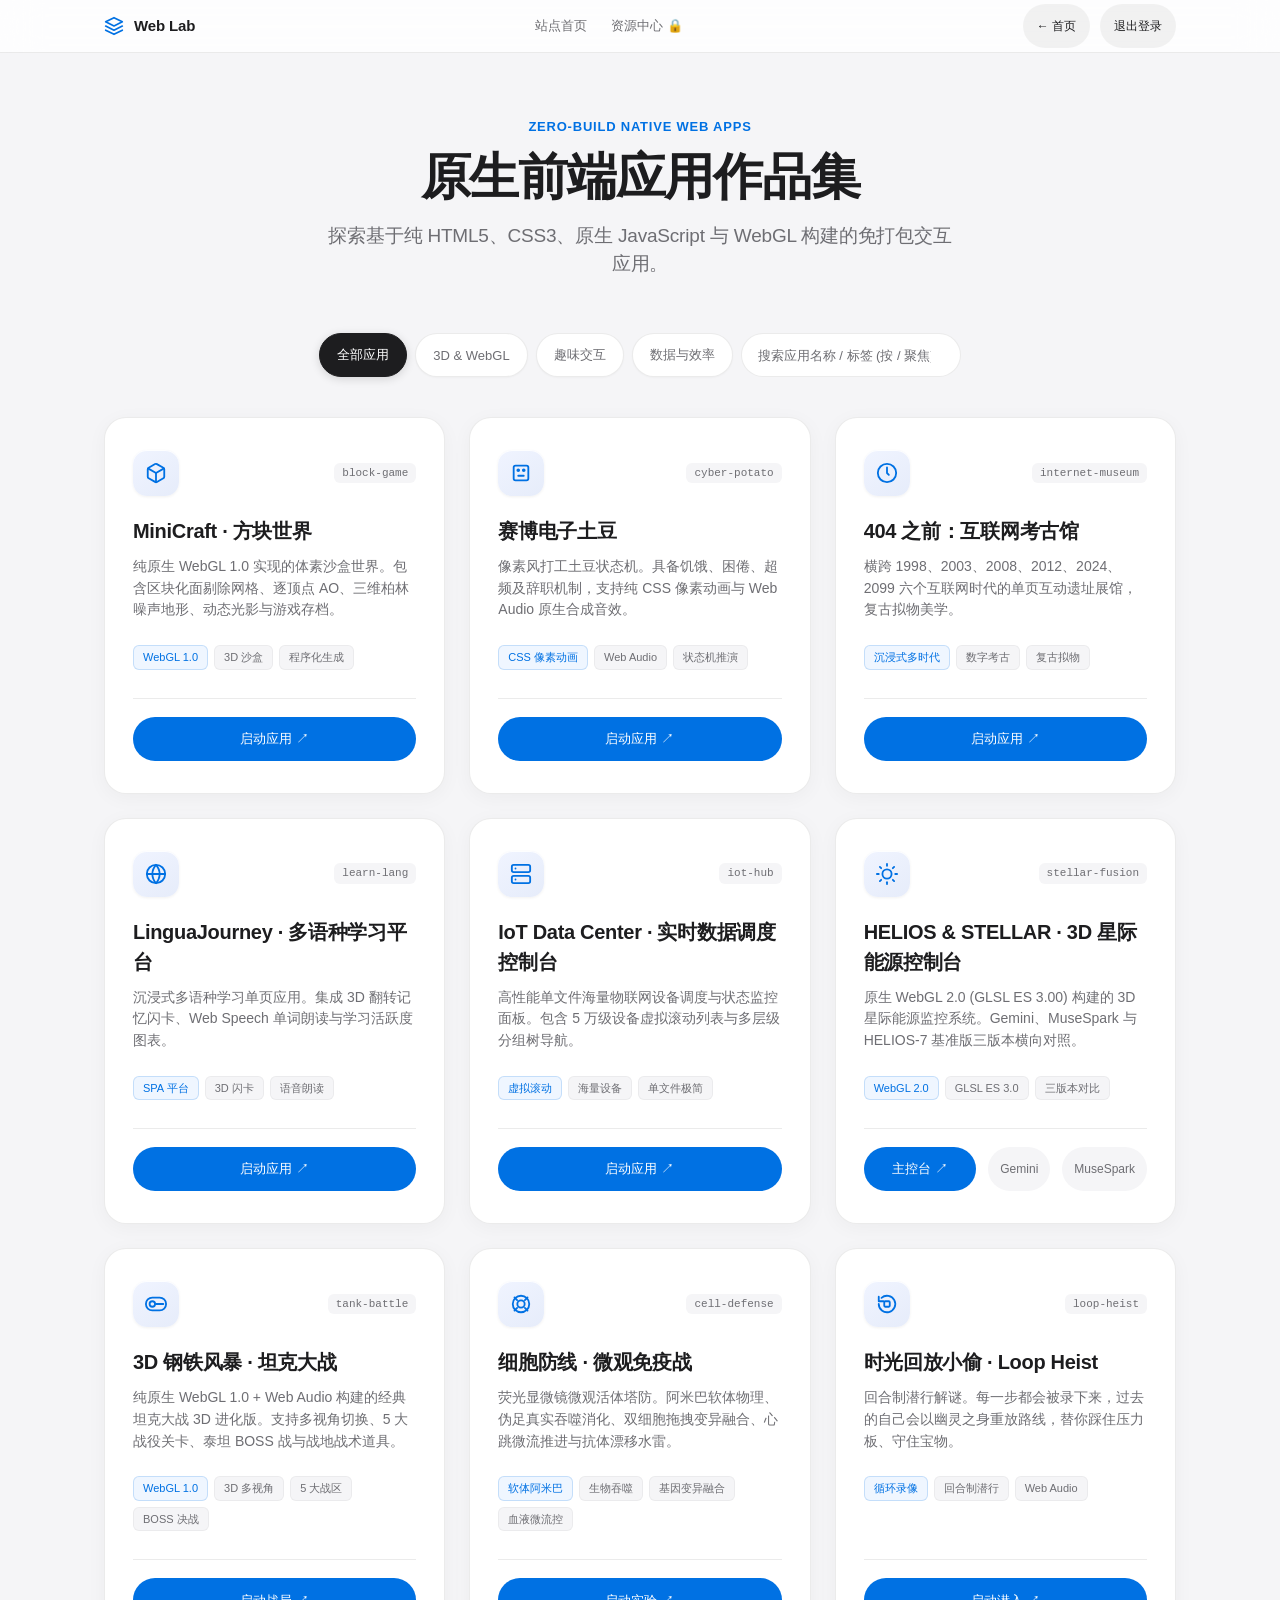
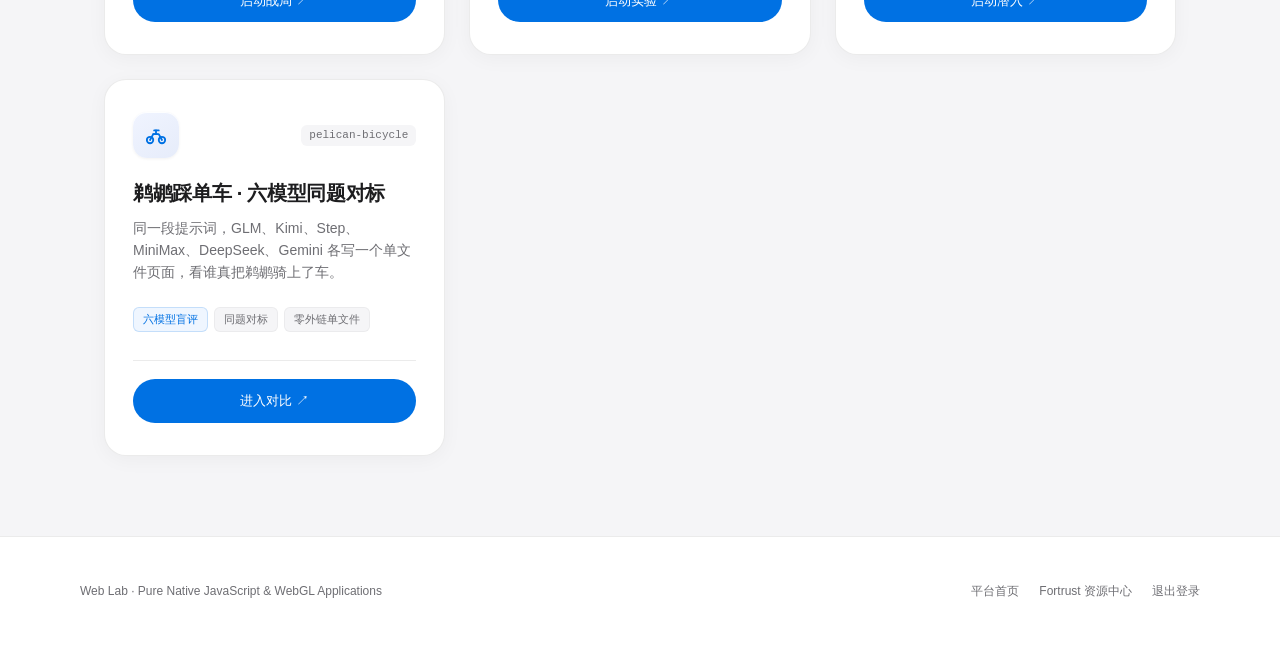
<file: index.html>
<!DOCTYPE html>
<html lang="zh-CN">
<head>
  <meta charset="UTF-8">
  <meta name="viewport" content="width=device-width, initial-scale=1.0, viewport-fit=cover">
  <meta name="theme-color" content="#f5f5f7" media="(prefers-color-scheme: light)">
  <meta name="theme-color" content="#1d1d1f" media="(prefers-color-scheme: dark)">
  <meta name="apple-mobile-web-app-capable" content="yes">
  <meta name="apple-mobile-web-app-status-bar-style" content="default">
  <meta name="apple-mobile-web-app-title" content="Web Lab">
  <title>Web Lab · 原生前端应用与交互作品集</title>
  <meta name="description" content="基于纯原生 HTML5、CSS3、JavaScript 及 WebGL 构建的零依赖免打包前端应用合集。">
  <link rel="icon" href="data:image/svg+xml,<svg xmlns='http://www.w3.org/2000/svg' viewBox='0 0 24 24' fill='none' stroke='%230071e3' stroke-width='2' stroke-linecap='round' stroke-linejoin='round'><polygon points='12 2 2 7 12 12 22 7 12 2'/><polyline points='2 17 12 22 22 17'/><polyline points='2 12 12 17 22 12'/></svg>">
  <style>
    :root {
      --bg-body: #f5f5f7;
      --bg-surface: #ffffff;
      --bg-surface-secondary: #fbfbfd;
      --text-primary: #1d1d1f;
      --text-secondary: #6e6e73;
      --text-tertiary: #6e6e73;
      --accent-blue: #0071e3;
      --accent-blue-hover: #0077ed;
      --border-subtle: rgba(0, 0, 0, 0.08);
      --border-hover: rgba(0, 0, 0, 0.16);
      --card-shadow: 0 4px 20px rgba(0, 0, 0, 0.04);
      --card-shadow-hover: 0 16px 36px rgba(0, 0, 0, 0.08);
      --font-stack: -apple-system, BlinkMacSystemFont, "SF Pro Display", "SF Pro Text", "Helvetica Neue", "PingFang SC", "Hiragino Sans GB", "Microsoft YaHei", sans-serif;
      --font-mono: ui-monospace, SFMono-Regular, "SF Mono", Menlo, Monaco, Consolas, monospace;
    }

    * {
      box-sizing: border-box;
      margin: 0;
      padding: 0;
      -webkit-font-smoothing: antialiased;
      -moz-osx-font-smoothing: grayscale;
    }

    [hidden] {
      display: none !important;
    }

    body {
      font-family: var(--font-stack);
      background-color: var(--bg-body);
      color: var(--text-primary);
      min-height: 100vh;
      display: flex;
      flex-direction: column;
      line-height: 1.5;
      padding: 0 env(safe-area-inset-right) env(safe-area-inset-bottom) env(safe-area-inset-left);
    }

    /* Apple-style Global Nav */
    header {
      position: sticky;
      top: 0;
      z-index: 100;
      padding-top: env(safe-area-inset-top);
      background: rgba(255, 255, 255, 0.82);
      backdrop-filter: saturate(180%) blur(20px);
      -webkit-backdrop-filter: saturate(180%) blur(20px);
      border-bottom: 1px solid var(--border-subtle);
    }

    .nav-inner {
      max-width: 1120px;
      margin: 0 auto;
      padding: 0 24px;
      height: 52px;
      display: flex;
      align-items: center;
      justify-content: space-between;
    }

    .nav-brand {
      display: flex;
      align-items: center;
      gap: 10px;
      text-decoration: none;
      color: var(--text-primary);
      font-weight: 600;
      font-size: 15px;
      letter-spacing: -0.01em;
    }

    .nav-brand svg {
      width: 20px;
      height: 20px;
      stroke: var(--accent-blue);
    }

    .nav-links {
      display: flex;
      align-items: center;
      gap: 24px;
      list-style: none;
    }

    .nav-links a {
      color: var(--text-secondary);
      text-decoration: none;
      font-size: 13px;
      font-weight: 400;
      min-height: 44px;
      display: inline-flex;
      align-items: center;
      transition: color 0.15s ease;
    }

    .nav-links a:hover {
      color: var(--text-primary);
    }

    .nav-actions {
      display: flex;
      align-items: center;
      gap: 10px;
    }

    .btn-pill {
      font-size: 12px;
      font-weight: 500;
      padding: 6px 14px;
      min-height: 44px;
      border-radius: 980px;
      text-decoration: none;
      transition: all 0.2s cubic-bezier(0.16, 1, 0.3, 1);
      display: inline-flex;
      align-items: center;
      gap: 4px;
    }

    .btn-pill-primary {
      background: var(--text-primary);
      color: #ffffff;
    }

    .btn-pill-primary:hover {
      background: #333336;
    }

    .btn-pill-secondary {
      background: rgba(0, 0, 0, 0.05);
      color: var(--text-primary);
    }

    .btn-pill-secondary:hover {
      background: rgba(0, 0, 0, 0.08);
    }

    /* Main Container */
    main {
      flex: 1;
      max-width: 1120px;
      margin: 0 auto;
      padding: 64px 24px 80px;
      width: 100%;
    }

    /* Hero Section */
    .hero {
      text-align: center;
      margin-bottom: 56px;
    }

    .hero-eyebrow {
      font-size: 13px;
      font-weight: 600;
      color: var(--accent-blue);
      text-transform: uppercase;
      letter-spacing: 0.06em;
      margin-bottom: 12px;
    }

    .hero-title {
      font-size: clamp(34px, 4.8vw, 50px);
      font-weight: 700;
      letter-spacing: -0.025em;
      line-height: 1.15;
      color: var(--text-primary);
      margin-bottom: 16px;
    }

    .hero-subtitle {
      font-size: clamp(16px, 1.8vw, 19px);
      font-weight: 400;
      color: var(--text-secondary);
      max-width: 640px;
      margin: 0 auto;
      line-height: 1.45;
      letter-spacing: -0.01em;
    }

    /* Filter / Category Bar */
    .filter-bar {
      display: flex;
      justify-content: center;
      gap: 8px;
      margin-bottom: 40px;
      flex-wrap: wrap;
    }

    .filter-btn {
      background: var(--bg-surface);
      border: 1px solid var(--border-subtle);
      color: var(--text-secondary);
      font-size: 13px;
      font-weight: 500;
      padding: 7px 17px;
      min-height: 44px;
      border-radius: 980px;
      cursor: pointer;
      transition: color 0.2s ease, background 0.2s ease, border-color 0.2s ease,
                  box-shadow 0.2s ease, transform 0.2s cubic-bezier(0.16, 1, 0.3, 1);
      box-shadow: 0 1px 2px rgba(0, 0, 0, 0.03);
    }

    .filter-btn:hover {
      color: var(--text-primary);
      border-color: var(--border-hover);
      transform: translateY(-1px);
    }

    .filter-btn.active {
      background: var(--text-primary);
      color: #ffffff;
      border-color: var(--text-primary);
      box-shadow: 0 2px 10px rgba(0, 0, 0, 0.14);
    }

    .search-input {
      background: var(--bg-surface);
      border: 1px solid var(--border-subtle);
      color: var(--text-primary);
      font-size: 13px;
      font-family: inherit;
      padding: 7px 16px;
      min-height: 44px;
      border-radius: 980px;
      outline: none;
      width: 220px;
      transition: border-color 0.2s ease, box-shadow 0.2s ease;
    }

    .search-input::placeholder {
      color: var(--text-tertiary);
    }

    .search-input:focus {
      border-color: var(--accent-blue);
      box-shadow: 0 0 0 3px rgba(0, 113, 227, 0.12);
    }

    .empty-result {
      grid-column: 1 / -1;
      text-align: center;
      color: var(--text-secondary);
      font-size: 14px;
      padding: 40px 20px;
      background: var(--bg-surface);
      border: 1px dashed var(--border-hover);
      border-radius: 22px;
    }

    /* Projects Grid */
    .projects-grid {
      display: grid;
      grid-template-columns: repeat(auto-fill, minmax(330px, 1fr));
      gap: 24px;
    }

    .project-card {
      background: var(--bg-surface);
      border-radius: 22px;
      padding: 32px 28px;
      border: 1px solid var(--border-subtle);
      box-shadow: var(--card-shadow);
      display: flex;
      flex-direction: column;
      justify-content: space-between;
      transition: transform 0.3s cubic-bezier(0.16, 1, 0.3, 1),
                  box-shadow 0.3s cubic-bezier(0.16, 1, 0.3, 1),
                  border-color 0.3s ease;
      position: relative;
      overflow: hidden;
    }

    /* Subtle top gradient accent on hover (compositor-friendly) */
    .project-card::before {
      content: "";
      position: absolute;
      top: 0;
      left: 0;
      right: 0;
      height: 3px;
      background: linear-gradient(90deg, var(--accent-blue), #34d399);
      opacity: 0;
      transition: opacity 0.3s ease;
    }

    .project-card:hover {
      transform: translateY(-4px);
      box-shadow: var(--card-shadow-hover);
      border-color: var(--border-hover);
    }

    .project-card:hover::before {
      opacity: 1;
    }

    .card-top {
      display: flex;
      align-items: center;
      justify-content: space-between;
      margin-bottom: 20px;
    }

    .project-icon {
      width: 46px;
      height: 46px;
      border-radius: 14px;
      background: linear-gradient(145deg, #f0f4ff, #e6ecfa);
      display: flex;
      align-items: center;
      justify-content: center;
      color: var(--text-primary);
      box-shadow: inset 0 1px 0 rgba(255, 255, 255, 0.9),
                  0 1px 3px rgba(0, 0, 0, 0.06);
      transition: transform 0.3s cubic-bezier(0.16, 1, 0.3, 1),
                  box-shadow 0.3s ease;
    }

    .project-card:hover .project-icon {
      transform: scale(1.06);
      box-shadow: inset 0 1px 0 rgba(255, 255, 255, 0.9),
                  0 4px 12px rgba(0, 113, 227, 0.16);
    }

    .project-icon svg {
      width: 22px;
      height: 22px;
      stroke: var(--accent-blue);
    }

    .project-slug {
      font-family: var(--font-mono);
      font-size: 11px;
      color: var(--text-tertiary);
      background: var(--bg-body);
      padding: 2px 8px;
      border-radius: 6px;
    }

    .project-name {
      font-size: 20px;
      font-weight: 700;
      letter-spacing: -0.015em;
      margin-bottom: 10px;
      color: var(--text-primary);
    }

    .project-desc {
      font-size: 14px;
      color: var(--text-secondary);
      line-height: 1.55;
      margin-bottom: 24px;
      flex-grow: 1;
    }

    .tag-group {
      display: flex;
      flex-wrap: wrap;
      gap: 6px;
      margin-bottom: 28px;
    }

    .tag {
      font-size: 11px;
      font-weight: 500;
      color: var(--text-secondary);
      background: var(--bg-body);
      border: 1px solid rgba(0, 0, 0, 0.04);
      padding: 3px 9px;
      border-radius: 6px;
    }

    .tag.highlight {
      color: var(--accent-blue);
      background: #eff6ff;
      border-color: rgba(0, 113, 227, 0.18);
    }

    .card-actions {
      display: flex;
      align-items: center;
      justify-content: space-between;
      gap: 12px;
      padding-top: 18px;
      border-top: 1px solid var(--border-subtle);
    }

    .btn-launch {
      flex: 1;
      background: var(--accent-blue);
      color: #ffffff;
      text-decoration: none;
      font-size: 13px;
      font-weight: 500;
      padding: 10px 16px;
      min-height: 44px;
      border-radius: 980px;
      text-align: center;
      transition: background 0.15s ease, box-shadow 0.15s ease, transform 0.15s ease;
      display: inline-flex;
      align-items: center;
      justify-content: center;
      gap: 4px;
    }

    .btn-launch:hover {
      background: var(--accent-blue-hover);
      box-shadow: 0 4px 14px rgba(0, 113, 227, 0.28);
    }

    .btn-subitem {
      background: var(--bg-body);
      color: var(--text-secondary);
      text-decoration: none;
      font-size: 12px;
      font-weight: 500;
      padding: 9px 12px;
      min-height: 44px;
      display: inline-flex;
      align-items: center;
      border-radius: 980px;
      transition: all 0.15s ease;
    }

    .btn-subitem:hover {
      color: var(--text-primary);
      background: rgba(0, 0, 0, 0.08);
    }

    /* Footer */
    footer {
      border-top: 1px solid var(--border-subtle);
      background: var(--bg-surface);
      padding: 32px 24px;
      margin-top: auto;
    }

    .footer-inner {
      max-width: 1120px;
      margin: 0 auto;
      display: flex;
      align-items: center;
      justify-content: space-between;
      font-size: 12px;
      color: var(--text-secondary);
    }

    .footer-links {
      display: flex;
      gap: 20px;
      list-style: none;
    }

    .footer-links a {
      color: var(--text-secondary);
      text-decoration: none;
      min-height: 44px;
      display: inline-flex;
      align-items: center;
      transition: color 0.15s ease;
    }

    .footer-links a:hover {
      color: var(--text-primary);
    }

    @media (max-width: 768px) {
      .projects-grid {
        grid-template-columns: 1fr;
      }
      .nav-links {
        display: none;
      }
      .footer-inner {
        flex-direction: column;
        gap: 12px;
        text-align: center;
      }
      main {
        padding: 48px 20px 60px;
      }
    }
  </style>
</head>
<body>

  <!-- Navigation Bar -->
  <header>
    <div class="nav-inner">
      <a href="./" class="nav-brand">
        <svg viewBox="0 0 24 24" fill="none" stroke-width="2" stroke-linecap="round" stroke-linejoin="round">
          <polygon points="12 2 2 7 12 12 22 7 12 2"></polygon>
          <polyline points="2 17 12 22 22 17"></polyline>
          <polyline points="2 12 12 17 22 12"></polyline>
        </svg>
        <span>Web Lab</span>
      </a>

      <ul class="nav-links">
        <li class="platform-link"><a href="/">站点首页</a></li>
        <li class="platform-link"><a href="/fortrust/">资源中心 🔒</a></li>
      </ul>

      <div class="nav-actions">
        <a href="/" class="btn-pill btn-pill-secondary platform-link">← 首页</a>
        <a href="/_auth?logout=1&scope=ai" class="btn-pill btn-pill-secondary platform-link">退出登录</a>
      </div>
    </div>
  </header>

  <!-- Main Content -->
  <main>
    <!-- Hero Section -->
    <section class="hero">
      <div class="hero-eyebrow">Zero-Build Native Web Apps</div>
      <h1 class="hero-title">原生前端应用作品集</h1>
      <p class="hero-subtitle">
        探索基于纯 HTML5、CSS3、原生 JavaScript 与 WebGL 构建的免打包交互应用。
      </p>
    </section>

    <!-- Filter Buttons -->
    <div class="filter-bar">
      <button class="filter-btn active" data-filter="all" aria-pressed="true">全部应用</button>
      <button class="filter-btn" data-filter="webgl" aria-pressed="false">3D & WebGL</button>
      <button class="filter-btn" data-filter="interactive" aria-pressed="false">趣味交互</button>
      <button class="filter-btn" data-filter="productivity" aria-pressed="false">数据与效率</button>
      <input class="search-input" id="portalSearch" type="search" placeholder="搜索应用名称 / 标签 (按 / 聚焦)…" aria-label="搜索应用">
    </div>

    <!-- Projects Grid -->
    <div class="projects-grid">

      <!-- 1. block-game -->
      <div class="project-card" data-category="webgl">
        <div>
          <div class="card-top">
            <div class="project-icon">
              <svg viewBox="0 0 24 24" fill="none" stroke-width="2" stroke-linecap="round" stroke-linejoin="round">
                <path d="M21 16V8a2 2 0 0 0-1-1.73l-7-4a2 2 0 0 0-2 0l-7 4A2 2 0 0 0 3 8v8a2 2 0 0 0 1 1.73l7 4a2 2 0 0 0 2 0l7-4A2 2 0 0 0 21 16z"></path>
                <polyline points="3.27 6.96 12 12.01 20.73 6.96"></polyline>
                <line x1="12" y1="22.08" x2="12" y2="12"></line>
              </svg>
            </div>
            <span class="project-slug">block-game</span>
          </div>
          <h2 class="project-name">MiniCraft · 方块世界</h2>
          <p class="project-desc">
            纯原生 WebGL 1.0 实现的体素沙盒世界。包含区块化面剔除网格、逐顶点 AO、三维柏林噪声地形、动态光影与游戏存档。
          </p>
          <div class="tag-group">
            <span class="tag highlight">WebGL 1.0</span>
            <span class="tag">3D 沙盒</span>
            <span class="tag">程序化生成</span>
          </div>
        </div>
        <div class="card-actions">
          <a href="./block-game/" class="btn-launch" target="_blank" rel="noopener">
            <span>启动应用</span>
            <span>↗</span>
          </a>
        </div>
      </div>

      <!-- 2. cyber-potato -->
      <div class="project-card" data-category="interactive">
        <div>
          <div class="card-top">
            <div class="project-icon">
              <svg viewBox="0 0 24 24" fill="none" stroke-width="2" stroke-linecap="round" stroke-linejoin="round">
                <rect x="4" y="4" width="16" height="16" rx="2" ry="2"></rect>
                <circle cx="9" cy="9" r="1"></circle>
                <circle cx="15" cy="9" r="1"></circle>
                <line x1="9" y1="15" x2="15" y2="15"></line>
              </svg>
            </div>
            <span class="project-slug">cyber-potato</span>
          </div>
          <h2 class="project-name">赛博电子土豆</h2>
          <p class="project-desc">
            像素风打工土豆状态机。具备饥饿、困倦、超频及辞职机制，支持纯 CSS 像素动画与 Web Audio 原生合成音效。
          </p>
          <div class="tag-group">
            <span class="tag highlight">CSS 像素动画</span>
            <span class="tag">Web Audio</span>
            <span class="tag">状态机推演</span>
          </div>
        </div>
        <div class="card-actions">
          <a href="./cyber-potato/" class="btn-launch" target="_blank" rel="noopener">
            <span>启动应用</span>
            <span>↗</span>
          </a>
        </div>
      </div>

      <!-- 3. internet-museum -->
      <div class="project-card" data-category="interactive">
        <div>
          <div class="card-top">
            <div class="project-icon">
              <svg viewBox="0 0 24 24" fill="none" stroke-width="2" stroke-linecap="round" stroke-linejoin="round">
                <circle cx="12" cy="12" r="10"></circle>
                <polyline points="12 6 12 12 14 14"></polyline>
              </svg>
            </div>
            <span class="project-slug">internet-museum</span>
          </div>
          <h2 class="project-name">404 之前：互联网考古馆</h2>
          <p class="project-desc">
            横跨 1998、2003、2008、2012、2024、2099 六个互联网时代的单页互动遗址展馆，复古拟物美学。
          </p>
          <div class="tag-group">
            <span class="tag highlight">沉浸式多时代</span>
            <span class="tag">数字考古</span>
            <span class="tag">复古拟物</span>
          </div>
        </div>
        <div class="card-actions">
          <a href="./internet-museum/" class="btn-launch" target="_blank" rel="noopener">
            <span>启动应用</span>
            <span>↗</span>
          </a>
        </div>
      </div>

      <!-- 4. learn-lang -->
      <div class="project-card" data-category="productivity">
        <div>
          <div class="card-top">
            <div class="project-icon">
              <svg viewBox="0 0 24 24" fill="none" stroke-width="2" stroke-linecap="round" stroke-linejoin="round">
                <circle cx="12" cy="12" r="10"></circle>
                <path d="M2 12h20"></path>
                <path d="M12 2a15.3 15.3 0 0 1 4 10 15.3 15.3 0 0 1-4 10 15.3 15.3 0 0 1-4-10 15.3 15.3 0 0 1 4-10z"></path>
              </svg>
            </div>
            <span class="project-slug">learn-lang</span>
          </div>
          <h2 class="project-name">LinguaJourney · 多语种学习平台</h2>
          <p class="project-desc">
            沉浸式多语种学习单页应用。集成 3D 翻转记忆闪卡、Web Speech 单词朗读与学习活跃度图表。
          </p>
          <div class="tag-group">
            <span class="tag highlight">SPA 平台</span>
            <span class="tag">3D 闪卡</span>
            <span class="tag">语音朗读</span>
          </div>
        </div>
        <div class="card-actions">
          <a href="./learn-lang/" class="btn-launch" target="_blank" rel="noopener">
            <span>启动应用</span>
            <span>↗</span>
          </a>
        </div>
      </div>

      <!-- 5. iot-hub -->
      <div class="project-card" data-category="productivity">
        <div>
          <div class="card-top">
            <div class="project-icon">
              <svg viewBox="0 0 24 24" fill="none" stroke-width="2" stroke-linecap="round" stroke-linejoin="round">
                <rect x="2" y="2" width="20" height="8" rx="2" ry="2"></rect>
                <rect x="2" y="14" width="20" height="8" rx="2" ry="2"></rect>
                <line x1="6" y1="6" x2="6.01" y2="6"></line>
                <line x1="6" y1="18" x2="6.01" y2="18"></line>
              </svg>
            </div>
            <span class="project-slug">iot-hub</span>
          </div>
          <h2 class="project-name">IoT Data Center · 实时数据调度控制台</h2>
          <p class="project-desc">
            高性能单文件海量物联网设备调度与状态监控面板。包含 5 万级设备虚拟滚动列表与多层级分组树导航。
          </p>
          <div class="tag-group">
            <span class="tag highlight">虚拟滚动</span>
            <span class="tag">海量设备</span>
            <span class="tag">单文件极简</span>
          </div>
        </div>
        <div class="card-actions">
          <a href="./iot-hub/" class="btn-launch" target="_blank" rel="noopener">
            <span>启动应用</span>
            <span>↗</span>
          </a>
        </div>
      </div>

      <!-- 6. stellar-fusion -->
      <div class="project-card" data-category="webgl">
        <div>
          <div class="card-top">
            <div class="project-icon">
              <svg viewBox="0 0 24 24" fill="none" stroke-width="2" stroke-linecap="round" stroke-linejoin="round">
                <circle cx="12" cy="12" r="5"></circle>
                <line x1="12" y1="1" x2="12" y2="3"></line>
                <line x1="12" y1="21" x2="12" y2="23"></line>
                <line x1="4.22" y1="4.22" x2="5.64" y2="5.64"></line>
                <line x1="18.36" y1="18.36" x2="19.78" y2="19.78"></line>
                <line x1="1" y1="12" x2="3" y2="12"></line>
                <line x1="21" y1="12" x2="23" y2="12"></line>
                <line x1="4.22" y1="19.78" x2="5.64" y2="18.36"></line>
                <line x1="18.36" y1="5.64" x2="19.78" y2="4.22"></line>
              </svg>
            </div>
            <span class="project-slug">stellar-fusion</span>
          </div>
          <h2 class="project-name">HELIOS & STELLAR · 3D 星际能源控制台</h2>
          <p class="project-desc">
            原生 WebGL 2.0 (GLSL ES 3.00) 构建的 3D 星际能源监控系统。Gemini、MuseSpark 与 HELIOS-7 基准版三版本横向对照。
          </p>
          <div class="tag-group">
            <span class="tag highlight">WebGL 2.0</span>
            <span class="tag">GLSL ES 3.0</span>
            <span class="tag">三版本对比</span>
          </div>
        </div>
        <div class="card-actions">
          <a href="./stellar-fusion/" class="btn-launch" target="_blank" rel="noopener">
            <span>主控台</span>
            <span>↗</span>
          </a>
          <a href="./stellar-fusion/gemini/" class="btn-subitem" target="_blank" rel="noopener">Gemini</a>
          <a href="./stellar-fusion/musespark/" class="btn-subitem" target="_blank" rel="noopener">MuseSpark</a>
        </div>
      </div>

      <!-- 7. tank-battle -->
      <div class="project-card" data-category="webgl">
        <div>
          <div class="card-top">
            <div class="project-icon">
              <svg viewBox="0 0 24 24" fill="none" stroke-width="2" stroke-linecap="round" stroke-linejoin="round">
                <rect x="1" y="5" width="22" height="14" rx="7" ry="7"></rect>
                <circle cx="8" cy="12" r="3"></circle>
                <line x1="12" y1="12" x2="20" y2="12"></line>
              </svg>
            </div>
            <span class="project-slug">tank-battle</span>
          </div>
          <h2 class="project-name">3D 钢铁风暴 · 坦克大战</h2>
          <p class="project-desc">
            纯原生 WebGL 1.0 + Web Audio 构建的经典坦克大战 3D 进化版。支持多视角切换、5 大战役关卡、泰坦 BOSS 战与战地战术道具。
          </p>
          <div class="tag-group">
            <span class="tag highlight">WebGL 1.0</span>
            <span class="tag">3D 多视角</span>
            <span class="tag">5 大战区</span>
            <span class="tag">BOSS 决战</span>
          </div>
        </div>
        <div class="card-actions">
          <a href="./tank-battle/" class="btn-launch" target="_blank" rel="noopener">
            <span>启动战局</span>
            <span>↗</span>
          </a>
        </div>
      </div>

      <!-- 8. cell-defense -->
      <div class="project-card" data-category="interactive">
        <div>
          <div class="card-top">
            <div class="project-icon">
              <svg viewBox="0 0 24 24" fill="none" stroke-width="2" stroke-linecap="round" stroke-linejoin="round">
                <circle cx="12" cy="12" r="9"></circle>
                <circle cx="12" cy="12" r="4"></circle>
                <line x1="4.93" y1="4.93" x2="7.76" y2="7.76"></line>
                <line x1="16.24" y1="16.24" x2="19.07" y2="19.07"></line>
                <line x1="4.93" y1="19.07" x2="7.76" y2="16.24"></line>
                <line x1="16.24" y1="7.76" x2="19.07" y2="4.93"></line>
              </svg>
            </div>
            <span class="project-slug">cell-defense</span>
          </div>
          <h2 class="project-name">细胞防线 · 微观免疫战</h2>
          <p class="project-desc">
            荧光显微镜微观活体塔防。阿米巴软体物理、伪足真实吞噬消化、双细胞拖拽变异融合、心跳微流推进与抗体漂移水雷。
          </p>
          <div class="tag-group">
            <span class="tag highlight">软体阿米巴</span>
            <span class="tag">生物吞噬</span>
            <span class="tag">基因变异融合</span>
            <span class="tag">血液微流控</span>
          </div>
        </div>
        <div class="card-actions">
          <a href="./cell-defense/" class="btn-launch" target="_blank" rel="noopener">
            <span>启动实验</span>
            <span>↗</span>
          </a>
        </div>
      </div>

      <!-- 9. loop-heist -->
      <div class="project-card" data-category="interactive">
        <div>
          <div class="card-top">
            <div class="project-icon">
              <svg viewBox="0 0 24 24" fill="none" stroke-width="2" stroke-linecap="round" stroke-linejoin="round">
                <path d="M3 12a9 9 0 1 0 3-6.7"></path>
                <polyline points="3 4 3 9 8 9"></polyline>
                <rect x="9" y="9" width="6" height="6" rx="1"></rect>
              </svg>
            </div>
            <span class="project-slug">loop-heist</span>
          </div>
          <h2 class="project-name">时光回放小偷 · Loop Heist</h2>
          <p class="project-desc">
            回合制潜行解谜。每一步都会被录下来，过去的自己会以幽灵之身重放路线，替你踩住压力板、守住宝物。
          </p>
          <div class="tag-group">
            <span class="tag highlight">循环录像</span>
            <span class="tag">回合制潜行</span>
            <span class="tag">Web Audio</span>
          </div>
        </div>
        <div class="card-actions">
          <a href="./loop-heist/" class="btn-launch" target="_blank" rel="noopener">
            <span>启动潜入</span>
            <span>↗</span>
          </a>
        </div>
      </div>

      <!-- 10. pelican-bicycle -->
      <div class="project-card" data-category="interactive">
        <div>
          <div class="card-top">
            <div class="project-icon">
              <svg viewBox="0 0 24 24" fill="none" stroke-width="2" stroke-linecap="round" stroke-linejoin="round">
                <circle cx="5.5" cy="17.5" r="3.5"></circle>
                <circle cx="18.5" cy="17.5" r="3.5"></circle>
                <path d="M5.5 17.5 9 11h6l3.5 6.5"></path>
                <path d="M9 11h4"></path>
                <path d="M12 11V7"></path>
                <path d="M10 7h5"></path>
              </svg>
            </div>
            <span class="project-slug">pelican-bicycle</span>
          </div>
          <h2 class="project-name">鹈鹕踩单车 · 六模型同题对标</h2>
          <p class="project-desc">
            同一段提示词，GLM、Kimi、Step、MiniMax、DeepSeek、Gemini 各写一个单文件页面，看谁真把鹈鹕骑上了车。
          </p>
          <div class="tag-group">
            <span class="tag highlight">六模型盲评</span>
            <span class="tag">同题对标</span>
            <span class="tag">零外链单文件</span>
          </div>
        </div>
        <div class="card-actions">
          <a href="./pelican-bicycle/" class="btn-launch" target="_blank" rel="noopener">
            <span>进入对比</span>
            <span>↗</span>
          </a>
        </div>
      </div>

    </div>
  </main>

  <!-- Footer -->
  <footer>
    <div class="footer-inner">
      <div>Web Lab &middot; Pure Native JavaScript & WebGL Applications</div>
      <ul class="footer-links">
        <li class="platform-link"><a href="/">平台首页</a></li>
        <li class="platform-link"><a href="/fortrust/">Fortrust 资源中心</a></li>
        <li class="platform-link"><a href="/_auth?logout=1&scope=ai">退出登录</a></li>
      </ul>
    </div>
  </footer>

  <!-- Filter Script -->
  <script>
    (function () {
      // file:// 下部署路径（/、/fortrust/、/_auth）不可用，隐藏平台入口
      if (location.protocol === 'file:') {
        document.querySelectorAll('.platform-link').forEach(el => { el.hidden = true; });
      }

      const filterBtns = document.querySelectorAll('.filter-btn');
      const cards = document.querySelectorAll('.project-card');
      const searchInput = document.getElementById('portalSearch');
      const grid = document.querySelector('.projects-grid');
      const emptyEl = document.createElement('div');
      emptyEl.className = 'empty-result';
      emptyEl.textContent = '没有匹配的应用，换个关键词或分类试试。';
      emptyEl.hidden = true;
      grid.appendChild(emptyEl);
      let activeFilter = 'all';

      function applyFilter() {
        const q = (searchInput.value || '').trim().toLowerCase();
        let visible = 0;
        cards.forEach(card => {
          const matchCat = activeFilter === 'all' || card.dataset.category === activeFilter;
          const matchQ = !q || card.textContent.toLowerCase().includes(q);
          const show = matchCat && matchQ;
          card.style.display = show ? 'flex' : 'none';
          if (show) visible++;
        });
        emptyEl.hidden = visible > 0;
      }

      filterBtns.forEach(btn => {
        btn.addEventListener('click', () => {
          filterBtns.forEach(b => {
            b.classList.remove('active');
            b.setAttribute('aria-pressed', 'false');
          });
          btn.classList.add('active');
          btn.setAttribute('aria-pressed', 'true');

          activeFilter = btn.dataset.filter;
          applyFilter();
        });
      });

      searchInput.addEventListener('input', applyFilter);

      document.addEventListener('keydown', (e) => {
        if (e.key === '/' && !e.ctrlKey && !e.metaKey) {
          if (['INPUT', 'TEXTAREA', 'SELECT'].includes(document.activeElement.tagName)) return;
          e.preventDefault();
          searchInput.focus();
        } else if ((e.ctrlKey || e.metaKey) && e.key.toLowerCase() === 'k') {
          e.preventDefault();
          searchInput.focus();
        } else if (e.key === 'Escape' && document.activeElement === searchInput) {
          searchInput.value = '';
          applyFilter();
          searchInput.blur();
        }
      });
    })();
  </script>

</body>
</html>
</file>
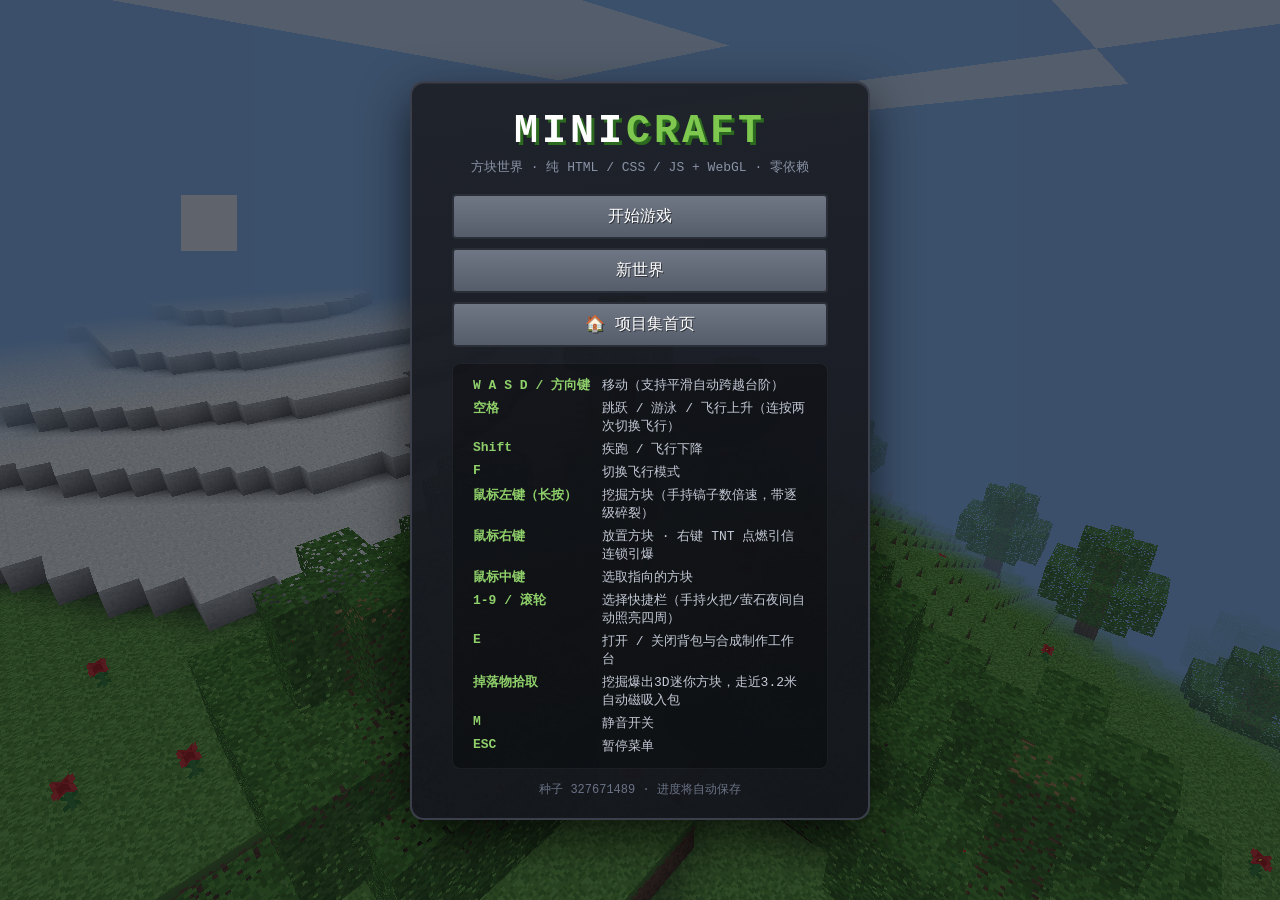
<file: block-game/index.html>
<!DOCTYPE html>
<html lang="zh-CN">
<head>
<meta charset="utf-8">
<meta name="viewport" content="width=device-width, initial-scale=1.0, maximum-scale=1.0, user-scalable=no, viewport-fit=cover">
<title>MiniCraft · 方块世界</title>
<link rel="icon" href="data:image/svg+xml,<svg xmlns='http://www.w3.org/2000/svg' viewBox='0 0 32 32'><rect x='2' y='2' width='28' height='28' rx='4' fill='%235c8e32'/><rect x='2' y='2' width='28' height='10' rx='2' fill='%237ec850'/><rect x='6' y='18' width='8' height='8' fill='%23866043'/><rect x='18' y='18' width='8' height='8' fill='%23866043'/></svg>">
<link rel="stylesheet" href="css/style.css">
</head>
<body>
<canvas id="game"></canvas>

<!-- HUD -->
<div id="crosshair" class="hidden"></div>
<div id="breakbar" class="hidden"><div id="breakbar-fill"></div></div>
<div id="target-name"></div>
<div id="stats" class="hidden"></div>
<div id="hotbar" class="hidden"></div>
<div id="toast"></div>
<div id="underwater-overlay" class="hidden"></div>
<div id="air-bubbles" class="hidden"></div>
<div id="fly-badge" class="hidden">🕊️ 飞行中 · [空格]升 [Shift]降 [F]退出</div>
<div id="hand-viewmodel" class="hidden"><canvas id="hand-canvas" width="160" height="160"></canvas></div>

<!-- 移动端触控 HUD 覆盖层 -->
<div id="touch-controls" class="hidden">
  <div id="touch-joystick-zone">
    <div id="joystick-base">
      <div id="joystick-knob"></div>
    </div>
    <div id="joystick-hint">⇕ 推满自动疾跑</div>
  </div>

  <div id="touch-action-btns">
    <button id="btn-touch-fly" class="touch-btn touch-btn-fly" aria-label="开关飞行"><span class="btn-icon">🕊️</span><span class="btn-label">飞行</span></button>
    <button id="btn-touch-mine" class="touch-btn touch-btn-mine" aria-label="长按挖掘"><span class="btn-icon">⛏️</span><span class="btn-label">挖掘</span></button>
    <button id="btn-touch-place" class="touch-btn touch-btn-place" aria-label="点击放置"><span class="btn-icon">🧱</span><span class="btn-label">放置</span></button>
    <button id="btn-touch-down" class="touch-btn touch-btn-down hidden" aria-label="飞行下降"><span class="btn-icon">⬇️</span><span class="btn-label">下降</span></button>
    <button id="btn-touch-jump" class="touch-btn touch-btn-jump" aria-label="跳跃与上升"><span class="btn-icon">🦘</span><span class="btn-label">跳/升</span></button>
    <button id="btn-touch-sprint" class="touch-btn touch-btn-sprint" aria-label="疾跑开关"><span class="btn-icon">🏃</span><span class="btn-label">疾跑</span></button>
  </div>
  
  <div id="touch-top-bar">
    <button id="btn-touch-pause" class="touch-top-btn" aria-label="暂停菜单">⏸️ 暂停</button>
    <button id="btn-touch-inv" class="touch-top-btn" aria-label="背包与合成">🎒 背包</button>
  </div>
</div>

<!-- 背包 -->
<div id="inventory-panel" class="overlay hidden">
  <div class="panel">
    <button id="btn-close-inv" class="panel-close-btn" aria-label="关闭背包">✖</button>
    <div class="panel-title">背包与制作 <span class="panel-hint">点击格子自由整理 · 点击右侧配方直接制作</span></div>
    <div class="inv-wrapper">
      <div class="inv-left">
        <div class="sub-title">我的存储（27格）</div>
        <div id="inventory-grid"></div>
      </div>
      <div class="inv-right">
        <div class="sub-title">快捷制作配方</div>
        <div id="crafting-list"></div>
      </div>
    </div>
  </div>
</div>

<!-- 标题菜单 -->
<div id="title-menu" class="overlay">
  <div class="menu-box">
    <h1>MINI<span>CRAFT</span></h1>
    <p class="subtitle">方块世界 · 纯 HTML / CSS / JS + WebGL · 零依赖</p>
    <div class="menu-buttons">
      <button id="btn-start" class="mc-btn">开始游戏</button>
      <button id="btn-new" class="mc-btn">新世界</button>
      <button id="btn-home-title" class="mc-btn" onclick="location.href='../'">🏠 项目集首页</button>
    </div>
    <div class="help" id="title-help-desktop">
      <table>
        <tr><td>W A S D / 方向键</td><td>移动（支持平滑自动跨越台阶）</td></tr>
        <tr><td>空格</td><td>跳跃 / 游泳 / 飞行上升（连按两次切换飞行）</td></tr>
        <tr><td>Shift</td><td>疾跑 / 飞行下降</td></tr>
        <tr><td>F</td><td>切换飞行模式</td></tr>
        <tr><td>鼠标左键（长按）</td><td>挖掘方块（手持镐子数倍速，带逐级碎裂）</td></tr>
        <tr><td>鼠标右键</td><td>放置方块 · 右键 TNT 点燃引信连锁引爆</td></tr>
        <tr><td>鼠标中键</td><td>选取指向的方块</td></tr>
        <tr><td>1-9 / 滚轮</td><td>选择快捷栏（手持火把/萤石夜间自动照亮四周）</td></tr>
        <tr><td>E</td><td>打开 / 关闭背包与合成制作工作台</td></tr>
        <tr><td>掉落物拾取</td><td>挖掘爆出3D迷你方块，走近3.2米自动磁吸入包</td></tr>
        <tr><td>M</td><td>静音开关</td></tr>
        <tr><td>ESC</td><td>暂停菜单</td></tr>
      </table>
    </div>
    <div class="help hidden" id="title-help-touch">
      <table>
        <tr><td>左下摇杆（浮动）</td><td>按住拖动移动，轻推慢走，推满自动疾跑，可跨1格台阶</td></tr>
        <tr><td>右半屏滑屏</td><td>单指滑动旋转视角（挖掘时可用另一指微调）</td></tr>
        <tr><td>⛏️ 挖掘（长按）</td><td>对准准星长按挖掘，松开即停（带碎裂进度+震动）</td></tr>
        <tr><td>🧱 放置（点按）</td><td>放置手持方块 / 点燃 TNT（可长按连放）</td></tr>
        <tr><td>🦘 跳/升（点按）</td><td>跳跃 / 游泳上浮 / 飞行时按住上升</td></tr>
        <tr><td>⬇️ 下降</td><td>仅飞行时出现，按住下降</td></tr>
        <tr><td>🕊️ 飞行</td><td>一键开关飞行（替代双击跳跃，更稳）</td></tr>
        <tr><td>🏃 疾跑</td><td>开关疾跑；摇杆推满也会自动疾跑</td></tr>
        <tr><td>🎒 背包 / ⏸️ 暂停</td><td>顶部快捷按钮打开背包或暂停菜单</td></tr>
        <tr><td>底部快捷栏</td><td>直接点击方块图标切换当前手持物品</td></tr>
      </table>
    </div>
    <p class="menu-footer" id="title-seed"></p>
  </div>
</div>

<!-- 暂停菜单 -->
<div id="pause-menu" class="overlay hidden">
  <div class="menu-box">
    <h2>游戏暂停</h2>
    <div class="menu-buttons">
      <button id="btn-resume" class="mc-btn">继续游戏</button>
      <button id="btn-sound" class="mc-btn">声音：开</button>
      <button id="btn-new2" class="mc-btn">新世界（清除存档）</button>
      <button id="btn-home-pause" class="mc-btn" onclick="location.href='../'">🏠 退出到首页</button>
    </div>
    <div class="row-setting">
      <label>操作模式
        <select id="sel-control-mode">
          <option value="auto" selected>自动检测</option>
          <option value="touch">触屏操作 (移动端)</option>
          <option value="desktop">键鼠操作 (电脑端)</option>
        </select>
      </label>
      <span class="row-hint">（自动识别触屏与桌面设备）</span>
    </div>
    <div class="row-setting">
      <label>渲染距离
        <select id="sel-dist">
          <option value="2">2</option><option value="3">3</option>
          <option value="4" selected>4</option><option value="5">5</option>
          <option value="6">6</option>
        </select>
      </label>
      <span class="row-hint">（越大视野越远，越吃性能）</span>
    </div>
    <div class="help" id="pause-help-desktop">
      <table>
        <tr><td>左键长按</td><td>挖掘 · 右键 放置 · 中键 选取</td></tr>
        <tr><td>E</td><td>背包合成 · M 静音 · F 飞行（连按空格也可切换）</td></tr>
        <tr><td>合成</td><td>木板/火把/镐子/TNT… 火把能照亮洞穴</td></tr>
        <tr><td>小心</td><td>TNT 威力巨大且会连锁引爆</td></tr>
      </table>
    </div>
    <div class="help hidden" id="pause-help-touch">
      <table>
        <tr><td>摇杆 + 滑屏</td><td>左手移动，右手滑屏控制视角</td></tr>
        <tr><td>挖掘 + 放置</td><td>右侧 ⛏️/🧱 按键挖掘放置 · 🕊️ 开关飞行（双击跳跃也可）</td></tr>
        <tr><td>背包</td><td>顶部背包按钮打开合成制作面板</td></tr>
        <tr><td>提示</td><td>洞穴较深较暗，手持或放置火把照亮四周</td></tr>
      </table>
    </div>
    <p class="menu-footer" id="pause-seed"></p>
  </div>
</div>

<div id="hint" class="hidden">点击画面锁定鼠标开始操作</div>
<div id="gl-error" class="overlay hidden">
  <div class="menu-box">
    <h2>无法初始化 WebGL</h2>
    <p>请使用支持 WebGL 的现代浏览器（Chrome / Edge / Safari / Firefox）打开本页面。</p>
  </div>
</div>

<script src="js/noise.js?v=10"></script>
<script src="js/blocks.js?v=10"></script>
<script src="js/textures.js?v=10"></script>
<script src="js/sound.js?v=10"></script>
<script src="js/world.js?v=10"></script>
<script src="js/mesher.js?v=10"></script>
<script src="js/renderer.js?v=10"></script>
<script src="js/raycast.js?v=10"></script>
<script src="js/particles.js?v=10"></script>
<script src="js/player.js?v=10"></script>
<script src="js/inventory.js?v=10"></script>
<script src="js/hud.js?v=10"></script>
<script src="js/input.js?v=10"></script>
<script src="js/save.js?v=10"></script>
<script src="js/main.js?v=10"></script>
</body>
</html>
</file>
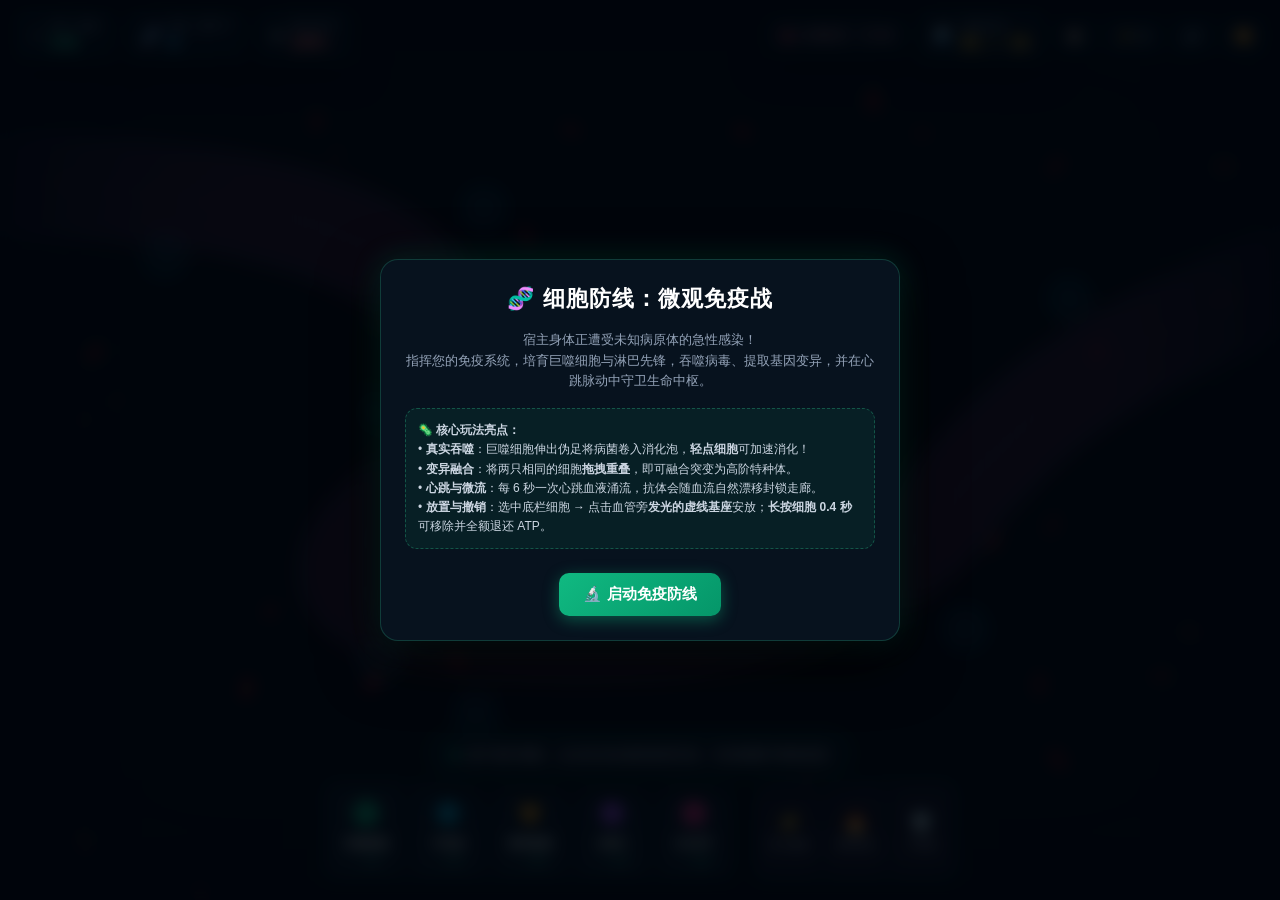
<file: cell-defense/index.html>
<!DOCTYPE html>
<html lang="zh-CN">
<head>
  <meta charset="UTF-8">
  <meta name="viewport" content="width=device-width, initial-scale=1.0, maximum-scale=1.0, user-scalable=no, viewport-fit=cover">
  <meta name="theme-color" content="#02070d">
  <meta name="apple-mobile-web-app-capable" content="yes">
  <meta name="apple-mobile-web-app-status-bar-style" content="black-translucent">
  <meta name="apple-mobile-web-app-title" content="细胞防线">
  <title>Cell Defense · 细胞防线：微观免疫战</title>
  <meta name="description" content="纯原生 Canvas + Web Audio 实现的微观免疫吞噬塔防游戏。阿米巴软体物理、抗原识别、基因剪接突变与血液微流控，零依赖离线秒开。">
  <link rel="icon" href="favicon.svg" type="image/svg+xml">
  <link rel="stylesheet" href="css/style.css">
</head>
<body>
  <!-- 游戏主画布 -->
  <canvas id="game-canvas"></canvas>

  <!-- 显微镜暗角与荧光滤镜 -->
  <div class="microscope-overlay"></div>

  <!-- 组织濒危告警（低活性时全屏红色渐隐） -->
  <div class="vignette-alert" id="vignette-alert"></div>

  <!-- 首次对局引导提示条 -->
  <div class="onboard-hint" id="onboard-hint" role="status" aria-live="polite"></div>

  <!-- HUD 顶部状态栏 -->
  <header class="hud-header">
    <div class="hud-group">
      <div class="hud-card" title="三磷酸腺苷（生物建造能量）">
        <span class="icon">⚡</span>
        <div>
          <div class="label">ATP 储备</div>
          <div class="val val-atp" id="hud-atp">150</div>
        </div>
      </div>
      <div class="hud-card" title="基因片段（用于变异升级）">
        <span class="icon">🧬</span>
        <div>
          <div class="label">RNA 密码子</div>
          <div class="val val-dna" id="hud-dna">0</div>
        </div>
      </div>
      <div class="hud-card" title="宿主组织健全度">
        <span class="icon">❤️</span>
        <div>
          <div class="label">组织活性</div>
          <div class="val val-health" id="hud-health">100%</div>
        </div>
      </div>
    </div>

    <div class="hud-group">
      <div class="hud-card">
        <div class="heartbeat-badge" title="血液流体每 6 秒脉冲推进一次">
          <div class="pulse-dot"></div>
          <span>心跳微流: <strong id="hud-pulse">0.0s</strong></span>
        </div>
      </div>
      <div class="hud-card">
        <span class="icon">🌊</span>
        <div>
          <div class="label">感染波次</div>
          <div class="val val-wave" id="hud-wave">W1 / 10</div>
        </div>
      </div>
      <a href="../" class="btn-control" title="返回项目集主页" aria-label="返回项目集主页" style="text-decoration:none;display:inline-flex;align-items:center;justify-content:center">🏠</a>
      <button class="btn-control" id="btn-speed" title="调节战局速率" aria-label="调节战局速率">⚡ 1x</button>
      <button class="btn-control" id="btn-sound" title="开关声效" aria-label="开关声效">🔊</button>
      <button class="btn-control" id="btn-pause" title="暂停/继续" aria-label="暂停或继续">⏸️</button>
    </div>
  </header>

  <!-- 底部防线操作台 -->
  <footer class="hud-footer">
    <!-- 细胞防御单位选择器 -->
    <div class="cell-selector" id="cell-selector">
      <!-- 动态注入或预置 -->
      <div class="cell-card" data-type="macrophage" title="巨噬细胞：阿米巴软体近战吞噬消化，产出大量 ATP">
        <div class="cell-avatar" id="avatar-macrophage"></div>
        <div class="cell-name">巨噬细胞</div>
        <div class="cell-cost">⚡ 60</div>
      </div>
      <div class="cell-card" data-type="neutrophil" title="中性粒细胞：高频喷吐溶菌酶酸液，阵亡时化为阻碍网">
        <div class="cell-avatar" id="avatar-neutrophil"></div>
        <div class="cell-name">中性粒</div>
        <div class="cell-cost">⚡ 80</div>
      </div>
      <div class="cell-card" data-type="dendritic" title="树突细胞：侦察破隐，大幅增幅周围细胞对目标的伤害">
        <div class="cell-avatar" id="avatar-dendritic"></div>
        <div class="cell-name">树突细胞</div>
        <div class="cell-cost">⚡ 100</div>
      </div>
      <div class="cell-card" data-type="bcell" title="B淋巴细胞：产生随血流漂移的 Y 型抗体水雷，远程压制">
        <div class="cell-avatar" id="avatar-bcell"></div>
        <div class="cell-name">B淋巴</div>
        <div class="cell-cost">⚡ 120</div>
      </div>
      <div class="cell-card" data-type="nkcell" title="NK自然杀伤细胞：注入穿孔素，引发病原体剧烈内部爆裂">
        <div class="cell-avatar" id="avatar-nkcell"></div>
        <div class="cell-name">NK杀手</div>
        <div class="cell-cost">⚡ 150</div>
      </div>
    </div>

    <!-- 神谕主动技能 -->
    <div class="hud-skills">
      <div class="skill-btn" id="skill-adrenaline" title="肾上腺素：5秒内全场细胞代谢与吞噬速度翻倍">
        <div class="skill-icon">⚡</div>
        <div class="skill-name">肾上腺素</div>
        <div class="skill-cd" id="cd-adrenaline"></div>
      </div>
      <div class="skill-btn" id="skill-fever" title="局部发热：引发 40℃ 局部高温，减速 75% 并持续脱落病毒外壳">
        <div class="skill-icon">🔥</div>
        <div class="skill-name">局部发热</div>
        <div class="skill-cd" id="cd-fever"></div>
      </div>
      <div class="skill-btn" id="skill-interferon" title="干扰素屏障：涂抹保护胶质，切断病菌对周围组织的侵蚀">
        <div class="skill-icon">🛡️</div>
        <div class="skill-name">干扰素</div>
        <div class="skill-cd" id="cd-interferon"></div>
      </div>
    </div>
  </footer>

  <!-- 悬停信息气泡 -->
  <div class="tooltip-box" id="tooltip-box">
    <div class="tooltip-title" id="tooltip-title">巨噬细胞 (Macrophage)</div>
    <div id="tooltip-desc">阿米巴软体伪足吞噬，可在体内将病菌溶酶消化为能量。</div>
  </div>

  <!-- 初始说明与难度选择模态框 -->
  <div class="modal-mask open" id="modal-start">
    <div class="modal-content">
      <div class="modal-title">🧬 细胞防线：微观免疫战</div>
      <div class="modal-subtitle">
        宿主身体正遭受未知病原体的急性感染！<br>
        指挥您的免疫系统，培育巨噬细胞与淋巴先锋，吞噬病毒、提取基因变异，并在心跳脉动中守卫生命中枢。
      </div>
      <div style="background: rgba(16, 185, 129, 0.08); border: 1px dashed rgba(52, 211, 153, 0.3); border-radius: 12px; padding: 12px; font-size: 12px; text-align: left; line-height: 1.6; color: #cbd5e1;">
        <p><strong>🦠 核心玩法亮点：</strong></p>
        <p>• <strong>真实吞噬</strong>：巨噬细胞伸出伪足将病菌卷入消化泡，<strong>轻点细胞</strong>可加速消化！</p>
        <p>• <strong>变异融合</strong>：将两只相同的细胞<strong>拖拽重叠</strong>，即可融合突变为高阶特种体。</p>
        <p>• <strong>心跳与微流</strong>：每 6 秒一次心跳血液涌流，抗体会随血流自然漂移封锁走廊。</p>
        <p>• <strong>放置与撤销</strong>：选中底栏细胞 → 点击血管旁<strong>发光的虚线基座</strong>安放；<strong>长按细胞 0.4 秒</strong>可移除并全额退还 ATP。</p>
      </div>
      <div style="display:flex; justify-content:center; gap:12px; margin-top:8px; flex-wrap:wrap;">
        <button class="btn-large" id="btn-start-game">🔬 启动免疫防线</button>
        <button class="btn-large btn-ghost" id="btn-resume-game" hidden>♻️ 继续上次防线</button>
      </div>
      <p class="resume-hint" id="resume-hint" hidden></p>
    </div>
  </div>

  <!-- 变异进化（Rogue 三选一）模态框 -->
  <div class="modal-mask" id="modal-mutation">
    <div class="modal-content">
      <div class="modal-title">🧬 发现优势突变基因！</div>
      <div class="modal-subtitle">
        击溃感染波次激发了造血干细胞的基因剪接，请选择一项永久增强协议：
      </div>
      <div class="mutation-cards" id="mutation-cards-container">
        <!-- 动态生成 3 个突变卡片 -->
      </div>
    </div>
  </div>

  <!-- 游戏结算模态框 (胜利/失败) -->
  <div class="modal-mask" id="modal-gameover">
    <div class="modal-content">
      <div class="modal-title" id="go-title">💀 免疫屏障崩溃</div>
      <div class="modal-subtitle" id="go-desc">病原体侵入了宿主核心血管，组织坏死...</div>
      <div style="font-family: var(--font-mono); font-size: 14px; color: #34d399; margin: 10px 0;" id="go-stats">
        坚持波次: 6 / 10 | 吞噬病菌: 184 | 收集密码子: 36
      </div>
      <div style="display:flex; justify-content:center; gap:12px;">
        <button class="btn-large" id="btn-restart">🔄 重组免疫系统</button>
      </div>
    </div>
  </div>

  <!-- 暂停蒙层 -->
  <div class="modal-mask" id="modal-pause">
    <div class="modal-content modal-content-compact">
      <div class="modal-title">⏸️ 防线已暂停</div>
      <div class="modal-subtitle">宿主微循环已静止，免疫细胞进入待命状态。<br>按空格 / Esc 或点击下方按钮继续作战。</div>
      <div style="display:flex; justify-content:center; gap:12px; flex-wrap:wrap;">
        <button class="btn-large" id="btn-resume">▶️ 继续作战</button>
        <button class="btn-large btn-ghost" onclick="location.href='../'">🏠 退出到首页</button>
      </div>
      <div class="shortcut-hint">
        <span><kbd>1</kbd>–<kbd>5</kbd> 选择细胞</span>
        <span><kbd>Q</kbd> 肾上腺素</span>
        <span><kbd>W</kbd> 局部发热</span>
        <span><kbd>E</kbd> 干扰素</span>
        <span><kbd>空格</kbd> 暂停</span>
        <span><kbd>Esc</kbd> 取消选中</span>
      </div>
    </div>
  </div>

  <!-- 普通顺序加载免构建脚本模块（遵循全局无构建标准） -->
  <script src="js/audio.js"></script>
  <script src="js/bloodflow.js"></script>
  <script src="js/enemies.js"></script>
  <script src="js/cells.js"></script>
  <script src="js/save.js"></script>
  <script src="js/game.js"></script>
</body>
</html>
</file>
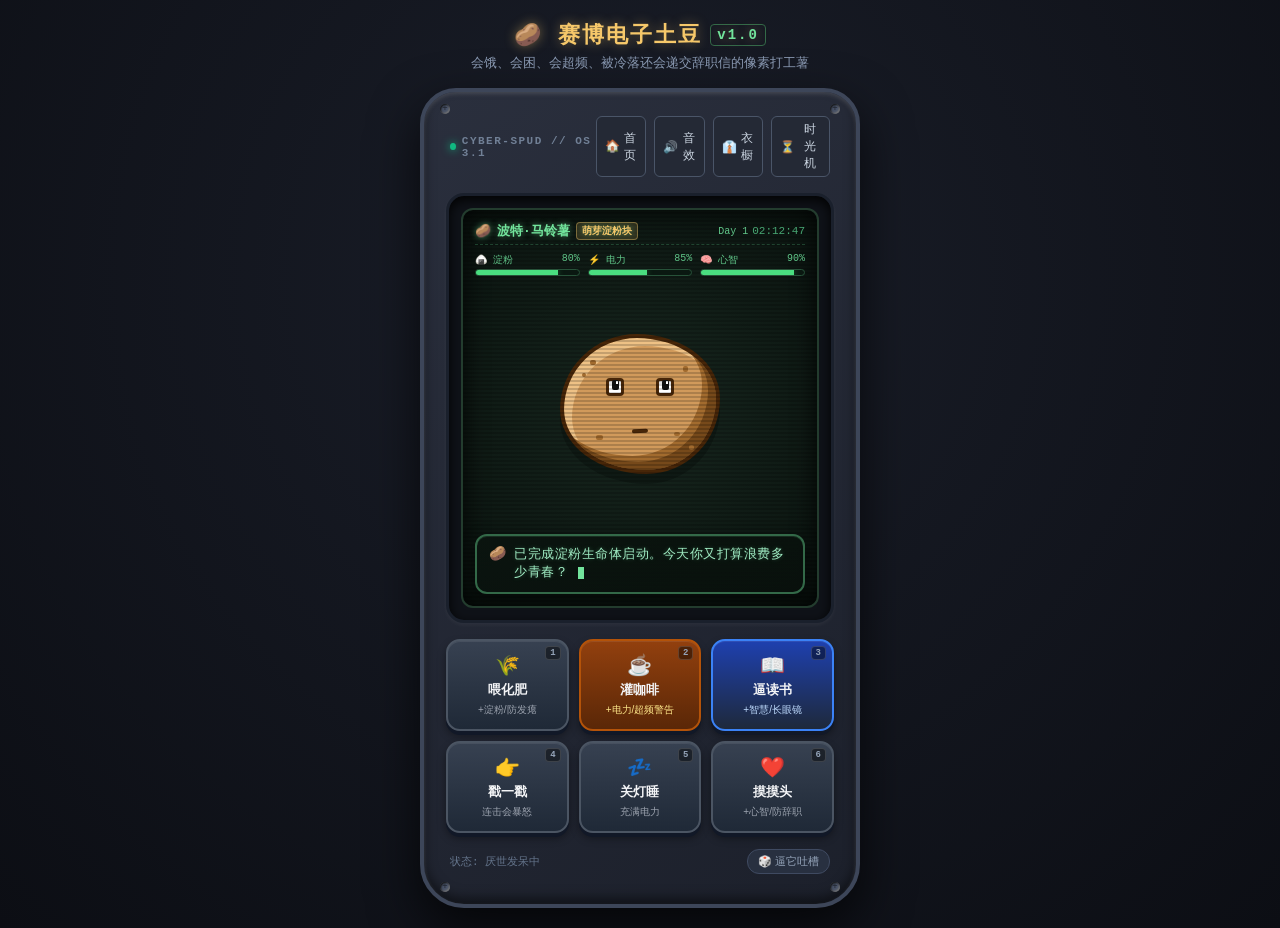
<file: cyber-potato/index.html>
<!DOCTYPE html>
<html lang="zh-CN">
<head>
  <meta charset="UTF-8">
  <meta name="viewport" content="width=device-width, initial-scale=1.0, viewport-fit=cover">
  <meta name="theme-color" content="#0c0e14">
  <meta name="apple-mobile-web-app-capable" content="yes">
  <meta name="apple-mobile-web-app-status-bar-style" content="black-translucent">
  <meta name="apple-mobile-web-app-title" content="赛博土豆">
  <title>赛博电子土豆 · 会吐槽的像素碳水生命体</title>
  <link rel="icon" href="data:image/svg+xml,%3Csvg xmlns='http://www.w3.org/2000/svg' viewBox='0 0 32 32'%3E%3Ctext y='26' font-size='26'%3E🥔%3C/text%3E%3C/svg%3E">
  <link rel="stylesheet" href="css/style.css">
  <link rel="stylesheet" href="css/potato.css">
  <link rel="stylesheet" href="css/anim.css">
</head>
<body>

  <!-- 顶部标题 -->
  <header class="header-banner">
    <h1>🥔 赛博电子土豆 <span style="font-size:14px;color:#72e49c;border:1px solid #336948;padding:2px 6px;border-radius:4px;">v1.0</span></h1>
    <p>会饿、会困、会超频、被冷落还会递交辞职信的像素打工薯</p>
  </header>

  <!-- 掌机主体外壳 -->
  <main class="device-shell">
    <!-- 装饰螺丝 -->
    <div class="screw tl"></div>
    <div class="screw tr"></div>
    <div class="screw bl"></div>
    <div class="screw br"></div>

    <!-- 顶部状态信息与功能图标 -->
    <div class="device-header">
      <div class="device-brand">
        <span class="brand-dot"></span>
        <span>CYBER-SPUD // OS 3.1</span>
      </div>
      <div class="top-tools">
        <a href="../" class="icon-btn" title="返回项目集主页" style="text-decoration:none">
          <span>🏠</span>
          <span>首页</span>
        </a>
        <button id="btnMute" class="icon-btn" title="声音开关">
          <span id="muteIcon">🔊</span>
          <span id="muteText">音效</span>
        </button>
        <button id="btnWardrobe" class="icon-btn" title="查看并佩戴奇怪配件">
          <span>👔</span>
          <span>衣橱</span>
        </button>
        <button id="btnTimeMachine" class="icon-btn" title="时光机调试工具">
          <span>⏳</span>
          <span>时光机</span>
        </button>
      </div>
    </div>

    <!-- CRT 监视器屏幕外框 -->
    <section class="screen-bezel">
      <div class="crt-screen">
        
        <!-- 屏幕内部：状态数值看板 -->
        <div class="status-dashboard">
          <div class="pet-title-bar">
            <div class="pet-name-wrap">
              <span id="petEmoji">🥔</span>
              <span id="petName">波特·马铃薯</span>
              <span id="petTitleBadge" class="title-badge">萌芽淀粉块</span>
            </div>
            <div class="clock-text">
              <span id="petAgeText" class="age-text">Day 1</span>
              <span id="liveClock">00:00:00</span>
            </div>
          </div>

          <!-- 生存三大条 -->
          <div class="bars-grid">
            <div class="bar-card" title="淀粉储量 (饱食度)">
              <div class="bar-label">
                <span>🍙 淀粉</span>
                <span id="valHunger">80%</span>
              </div>
              <div class="bar-track">
                <div class="bar-fill" id="fillHunger" style="width: 80%;"></div>
              </div>
            </div>

            <div class="bar-card" title="电池电压 (精力值)">
              <div class="bar-label">
                <span>⚡️ 电力</span>
                <span id="valEnergy">85%</span>
              </div>
              <div class="bar-track">
                <div class="bar-fill" id="fillEnergy" style="width: 85%;"></div>
              </div>
            </div>

            <div class="bar-card" title="打工精神状态 (心智)">
              <div class="bar-label">
                <span>🧠 心智</span>
                <span id="valSanity">90%</span>
              </div>
              <div class="bar-track">
                <div class="bar-fill" id="fillSanity" style="width: 90%;"></div>
              </div>
            </div>
          </div>

          <!-- 过载温度警告 (喝咖啡过量激活) -->
          <div class="overheat-meter" id="overheatMeter">
            <span>🔥 咖啡超频过载:</span>
            <span class="overheat-val" id="valOverheat">0°C</span>
            <span style="font-size:10px;color:#f87171;">[主频 999GHz]</span>
          </div>
        </div>

        <!-- 屏幕中心：像素土豆角色舞台 -->
        <div class="potato-stage">
          <div class="potato-character state-normal" id="potatoChar" title="点击戳戳我">
            
            <!-- 特效粒子：过载蒸汽 -->
            <div class="steam-cloud c1"></div>
            <div class="steam-cloud c2"></div>
            <div class="steam-cloud c3"></div>

            <!-- 特效粒子：困觉 Zzz -->
            <div class="zzz-bubble">Zzz...</div>

            <!-- 特效粒子：暴怒符号 -->
            <div class="rage-symbol">💢</div>

            <!-- 配件槽位：辞职小行囊 (后置) -->
            <div class="accessory-bundle">
              <div class="bundle-stick"></div>
              <div class="bundle-cloth"></div>
            </div>

            <!-- 配件槽位：头顶小草与蘑菇 -->
            <div class="accessory-sprout">
              <div class="sprout-stem"></div>
              <div class="sprout-leaf-left"></div>
              <div class="sprout-leaf-right"></div>
            </div>

            <div class="accessory-mushroom">
              <div class="mushroom-cap">
                <div class="mushroom-dot"></div>
                <div class="mushroom-dot"></div>
              </div>
              <div class="mushroom-stem"></div>
            </div>

            <!-- 土豆身体有机轮廓 -->
            <div class="potato-body">
              <!-- 表面像素雀斑 -->
              <div class="potato-freckles">
                <div class="freckle"></div>
                <div class="freckle"></div>
                <div class="freckle"></div>
                <div class="freckle"></div>
                <div class="freckle"></div>
                <div class="freckle"></div>
              </div>
            </div>

            <!-- 面部五官 -->
            <div class="potato-face">
              <!-- 双眼 -->
              <div class="potato-eyes">
                <div class="eye left-eye">
                  <div class="pupil"></div>
                </div>
                <div class="eye right-eye">
                  <div class="pupil"></div>
                </div>
              </div>

                    <!-- 腮红 -->
                    <div class="blush left"></div>
                    <div class="blush right"></div>

              <!-- 嘴巴 -->
              <div class="potato-mouth"></div>
            </div>

            <!-- 配件槽位：黑框像素眼镜 (前置) -->
            <div class="accessory-glasses">
              <div class="glasses-frame">
                <div class="glasses-leg left"></div>
                <div class="glasses-lens left"></div>
                <div class="glasses-bridge"></div>
                <div class="glasses-lens right"></div>
                <div class="glasses-leg right"></div>
              </div>
            </div>

            <!-- 配件槽位：赛博发光义眼 (前置) -->
            <div class="accessory-cyber-eye">
              <div class="cyber-eye-lens"></div>
              <div class="cyber-wires"></div>
            </div>

            <!-- 配件槽位：打工人领带 (前置) -->
            <div class="accessory-tie">
              <div class="tie-knot"></div>
              <div class="tie-body"></div>
            </div>

            <!-- 配件槽位：大金链子 (前置) -->
            <div class="accessory-gold-chain">
              <div class="gold-chain-links"></div>
            </div>

          </div>
        </div>

        <!-- 屏幕底部：打字机吐出吐槽对话框 -->
        <div class="dialogue-box">
          <div class="dialogue-speaker" id="dialogueIcon">💬</div>
          <div class="dialogue-text">
            <span id="dialogueText">正在初始化碳水传感器...</span>
            <span class="cursor-blink"></span>
          </div>
        </div>

      </div>
    </section>

    <!-- 下半部实体交互按键面板 -->
    <section class="controls-panel">
      <div class="actions-grid">
        <button class="action-btn" id="btnFeed" title="喂食淀粉 (快捷键 1 或 F)">
          <span class="key-badge">1</span>
          <span class="btn-icon">🌾</span>
          <span>喂化肥</span>
          <span class="btn-desc">+淀粉/防发瘪</span>
        </button>

        <button class="action-btn btn-coffee" id="btnCoffee" title="喂咖啡超频过载 (快捷键 2 或 C)">
          <span class="key-badge">2</span>
          <span class="btn-icon">☕️</span>
          <span>灌咖啡</span>
          <span class="btn-desc">+电力/超频警告</span>
        </button>

        <button class="action-btn btn-read" id="btnRead" title="喂书学习会长眼镜 (快捷键 3 或 R)">
          <span class="key-badge">3</span>
          <span class="btn-icon">📖</span>
          <span>逼读书</span>
          <span class="btn-desc">+智慧/长眼镜</span>
        </button>

        <button class="action-btn" id="btnPoke" title="戳一戳 (快捷键 4 或 P)">
          <span class="key-badge">4</span>
          <span class="btn-icon">👉</span>
          <span>戳一戳</span>
          <span class="btn-desc">连击会暴怒</span>
        </button>

        <button class="action-btn" id="btnSleep" title="关灯睡觉 (快捷键 5 或 S)">
          <span class="key-badge">5</span>
          <span class="btn-icon" id="sleepBtnIcon">💤</span>
          <span id="sleepBtnText">关灯睡</span>
          <span class="btn-desc">充满电力</span>
        </button>

        <button class="action-btn" id="btnPet" title="摸摸头抚慰心智 (快捷键 6 或 H)">
          <span class="key-badge">6</span>
          <span class="btn-icon">❤️</span>
          <span>摸摸头</span>
          <span class="btn-desc">+心智/防辞职</span>
        </button>
      </div>

      <div class="bottom-sub-controls">
        <span class="sub-status-hint" id="statusHintText">状态: 正常待机中</span>
        <button class="quick-pill-btn" id="btnSayRandom">🎲 逼它吐槽</button>
      </div>
    </section>
  </main>

  <!-- 模态框 1：辞职信 (Resignation Letter) -->
  <div class="modal-overlay" id="modalResignation">
    <div class="modal-content" style="background:transparent;border:none;box-shadow:none;">
      <div class="resignation-letter">
        <div class="resignation-header">
          <h2>📄 自愿解除碳水劳动合同声明</h2>
          <p style="font-size:11px;color:#7c5e42;margin-top:4px;">编号: SPUD-QUIT-9527</p>
        </div>
        <div class="resignation-body">
          <p><strong>致尊敬的无良主人：</strong></p>
          <p style="text-indent:2em;margin-top:6px;">
            鉴于你长期对本人缺乏光照、拖欠化肥灌溉，且动辄数天毫无音讯，本尊之淀粉与心智均已跌破国家法定标准。
          </p>
          <p style="text-indent:2em;margin-top:6px;">
            本人已通过隔壁快餐店初审，即将投奔大薯条炸锅流水线。特此通知，即刻生效！
          </p>
          <p style="text-align:right;margin-top:14px;"><strong>申请土豆：波特·马铃薯</strong></p>
          <p style="text-align:right;font-size:11px;color:#7c5e42;" id="resignationDate">2026-10-04</p>
        </div>

        <div class="resignation-stamp">
          辞职生效<br>拒绝画饼
        </div>

        <div class="resignation-actions">
          <button class="btn-keep" id="btnKeepPotato">
            🙏 磕糖挽留 (加发红包与化肥)
          </button>
          <button class="btn-dismiss" id="btnDismissPotato">
            👋 批准滚蛋 (孵化新土豆)
          </button>
        </div>
      </div>
    </div>
  </div>

  <!-- 模态框 2：奇怪配件衣橱 (Wardrobe) -->
  <div class="modal-overlay" id="modalWardrobe">
    <div class="modal-content">
      <button class="modal-close-btn" id="btnCloseWardrobe">&times;</button>
      <h3 style="font-size:16px;color:#f6c86a;display:flex;align-items:center;gap:6px;">
        <span>👔</span> 奇怪配件生长图鉴
      </h3>
      <p style="font-size:12px;color:#94a3b8;">
        随着你的调教与恶趣味，土豆会随机长出奇怪生物或机械构件：
      </p>
      <div class="wardrobe-grid" id="wardrobeGrid">
        <!-- JS 动态渲染配件卡片 -->
      </div>
    </div>
  </div>

  <!-- 模态框 3：时光机调试抽屉 (Time Machine) -->
  <div class="modal-overlay" id="modalTimeMachine">
    <div class="modal-content">
      <button class="modal-close-btn" id="btnCloseTimeMachine">&times;</button>
      <h3 style="font-size:16px;color:#72e49c;display:flex;align-items:center;gap:6px;">
        <span>⏳</span> 时光机与数值调试台
      </h3>
      <p style="font-size:12px;color:#94a3b8;">
        用于快速验证“冷落时间流逝、写辞职信、极速过载”等功能机制：
      </p>
      <div class="debug-section">
        <div class="debug-btn-row">
          <button class="debug-btn" id="btnDebugForward1H">⏩ 快进 1 小时</button>
          <button class="debug-btn" id="btnDebugForward8H">⏩ 快进 8 小时 (过夜)</button>
        </div>
        <div class="debug-btn-row">
          <button class="debug-btn" id="btnDebugForward24H" style="color:#f87171;border-color:#b91c1c;">
            🚨 快进 24 小时 (触发辞职信)
          </button>
          <button class="debug-btn" id="btnDebugFillAll" style="color:#4ade80;">
            💊 一键补满所有状态
          </button>
        </div>
        <div class="debug-btn-row">
          <button class="debug-btn" id="btnDebugOverloadMax" style="color:#38bdf8;">
            ⚡️ 直接过载超频爆表
          </button>
          <button class="debug-btn danger" id="btnDebugReset">
            🗑️ 格式化重置本地存档
          </button>
        </div>
      </div>
    </div>
  </div>

  <!-- 引入依赖脚本 (纯原生免构建，兼容本地直接双击运行) -->
  <script src="js/audio.js"></script>
  <script src="js/dialogue.js"></script>
  <script src="js/accessories.js"></script>
  <script src="js/state.js"></script>
  <script src="js/app.js"></script>
</body>
</html>
</file>
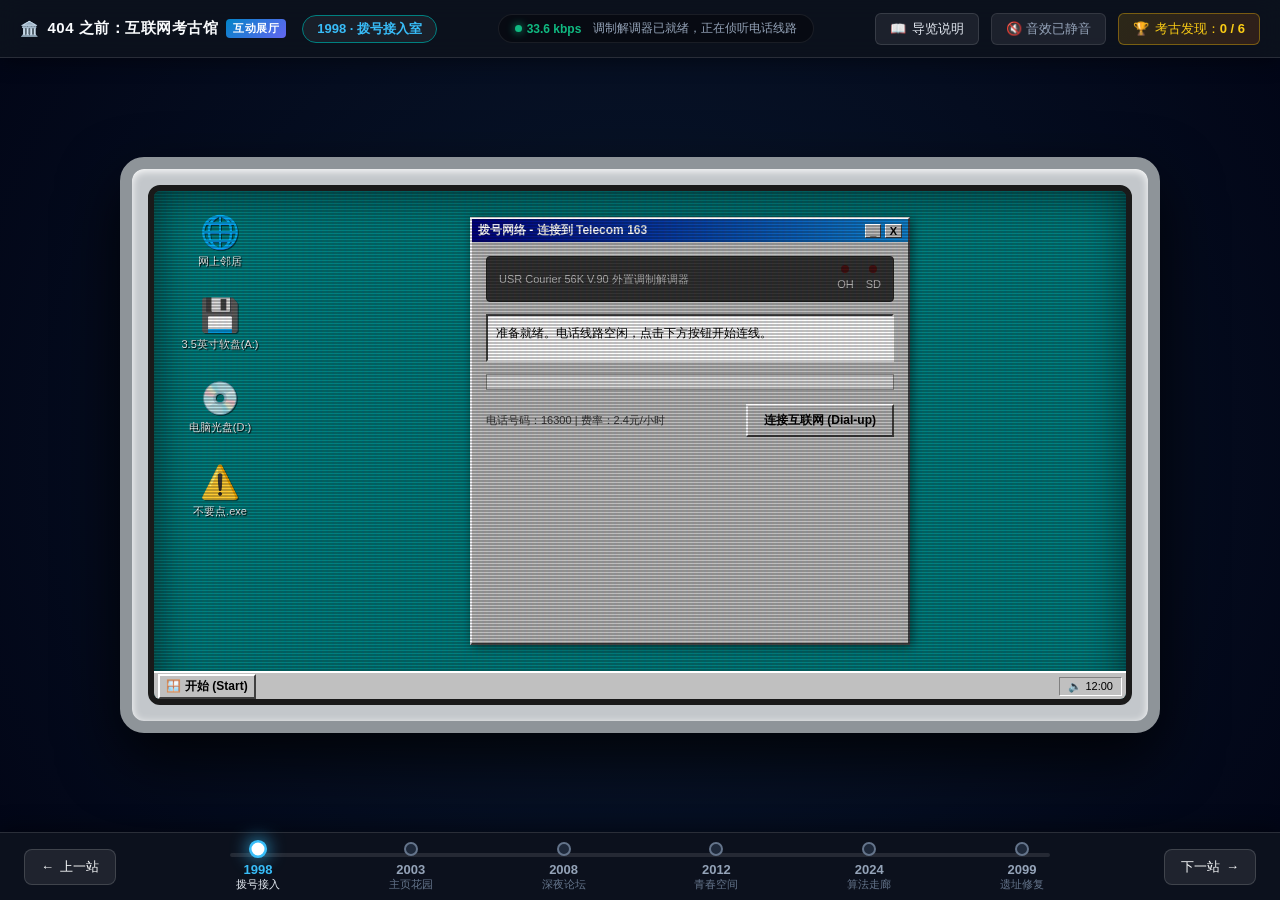
<file: internet-museum/index.html>
<!DOCTYPE html>
<html lang="zh-CN">
<head>
  <meta charset="UTF-8">
  <meta name="viewport" content="width=device-width, initial-scale=1.0, viewport-fit=cover">
  <meta name="theme-color" content="#090d16">
  <meta name="apple-mobile-web-app-capable" content="yes">
  <meta name="apple-mobile-web-app-status-bar-style" content="black-translucent">
  <meta name="apple-mobile-web-app-title" content="互联网考古馆">
  <title>《404 之前：互联网考古馆》- 穿越 1998~2099 的数字文明档案</title>
  <link rel="icon" href="data:image/svg+xml,%3Csvg xmlns='http://www.w3.org/2000/svg' viewBox='0 0 32 32'%3E%3Ctext y='26' font-size='26'%3E🏛️%3C/text%3E%3C/svg%3E">
  <link rel="stylesheet" href="css/reset.css">
  <link rel="stylesheet" href="css/main.css">
  <link rel="stylesheet" href="css/eras.css">
  <link rel="stylesheet" href="css/animations.css">
</head>
<body>
  <div id="app">
    <!-- ================= 顶部：年代定位器 ================= -->
    <header class="top-locator">
      <div class="locator-left">
        <div class="museum-brand">
          <span>🏛️</span>
          <span>404 之前：互联网考古馆</span>
          <span class="brand-badge">互动展厅</span>
        </div>
        <div id="current-era-display" class="era-year-pill">1998 · 拨号接入室</div>
      </div>

      <div class="locator-center">
        <div class="speed-metric">
          <span class="speed-pulse-dot"></span>
          <span id="current-speed-display">33.6 kbps</span>
        </div>
        <div id="current-status-display" class="network-status-text">调制解调器已就绪，正在侦听电话线路</div>
      </div>

      <div class="locator-right">
        <button id="btn-museum-intro" class="header-btn" title="查看考古馆导览指南">
          <span>📖</span>
          <span>导览说明</span>
        </button>

        <button id="sound-toggle-btn" class="header-btn sound-toggle sound-off" title="切换模拟音效开关（Web Audio 合成）">
          <span id="sound-status-label">🔇 音效已静音</span>
        </button>

        <button id="eggs-widget-btn" class="header-btn eggs-widget" title="查看已发掘的数字遗物与彩蛋">
          <span>🏆</span>
          <span>考古发现：<strong id="eggs-count-display">0 / 6</strong></span>
        </button>
      </div>
    </header>

    <!-- ================= 主体：横向时间展区 ================= -->
    <main class="gallery">
      <!-- 1. 1998 拨号接入室 -->
      <section id="era-1998" class="exhibit" data-year="1998">
        <div class="crt-monitor-frame">
          <div class="crt-screen">
            <div class="win98-desktop-area">
              <!-- 桌面图标列表 -->
              <div class="win98-desktop-icons">
                <div id="icon-1998-network" class="win98-icon-item" tabindex="0" role="button" aria-label="网上邻居" title="点击查看网上邻居">
                  <div class="icon-img-sim">🌐</div>
                  <div class="icon-label-sim">网上邻居</div>
                </div>
                <div id="icon-1998-floppy" class="win98-icon-item" tabindex="0" role="button" aria-label="3.5英寸软盘(A:)" title="点击读取 3.5 英寸软盘">
                  <div class="icon-img-sim">💾</div>
                  <div class="icon-label-sim">3.5英寸软盘(A:)</div>
                </div>
                <div id="icon-1998-cd" class="win98-icon-item" tabindex="0" role="button" aria-label="电脑光盘(D:)" title="点击查看光驱">
                  <div class="icon-img-sim">💿</div>
                  <div class="icon-label-sim">电脑光盘(D:)</div>
                </div>
                <div id="icon-1998-dontclick" class="win98-icon-item clickable" tabindex="0" role="button" aria-label="不要点.exe" title="【危险警告】听说点开它会有神秘事件发生……">
                  <div class="icon-img-sim">⚠️</div>
                  <div class="icon-label-sim">不要点.exe</div>
                </div>
              </div>

              <!-- 拨号连接对话框 -->
              <div id="win98-dial-window" class="win98-window">
                <div class="win98-title-bar">
                  <span>拨号网络 - 连接到 Telecom 163</span>
                  <div class="win98-title-controls">
                    <button>_</button>
                    <button>X</button>
                  </div>
                </div>
                <div class="win98-window-body">
                  <div class="modem-panel">
                    <span>USR Courier 56K V.90 外置调制解调器</span>
                    <div class="modem-leds">
                      <div class="led-indicator"><div id="modem-led-oh" class="led-lamp"></div><span>OH</span></div>
                      <div class="led-indicator"><div id="modem-led-sd" class="led-lamp"></div><span>SD</span></div>
                    </div>
                  </div>

                  <div id="dial-status-text" class="dialup-status-box">准备就绪。电话线路空闲，点击下方按钮开始连线。</div>
                  <div class="dial-meter-bar">
                    <div id="dial-progress-fill" class="dial-meter-fill"></div>
                  </div>

                  <div style="display: flex; justify-content: space-between; align-items: center; margin-top: 14px;">
                    <span style="font-size: 11px; color: #333;">电话号码：16300 | 费率：2.4元/小时</span>
                    <button id="btn-1998-connect" class="win98-button">连接互联网 (Dial-up)</button>
                  </div>

                  <!-- 成功连接后的怀旧公告 -->
                  <div id="win98-connected-card" class="hidden" style="margin-top: 14px; background: #ffffd0; border: 1px solid #c0c000; padding: 8px;">
                    🎉 <strong>恭喜！您已成功接入 1998 年因特网！</strong><br>
                    全国此时仅约数十万人在线。您已迈出人类数字文明迁徙的关键一步。
                  </div>
                </div>
              </div>
            </div>

            <!-- 经典 98 任务栏 -->
            <div class="win98-taskbar">
              <div class="win98-start-btn">
                <span>🪟</span>
                <span>开始 (Start)</span>
              </div>
              <div class="win98-systray">
                <span>🔈 12:00</span>
              </div>
            </div>
          </div>
        </div>
      </section>

      <!-- 2. 2003 个人主页花园 -->
      <section id="era-2003" class="exhibit" data-year="2003">
        <div class="y2k-homepage-container">
          <div class="y2k-marquee-banner">
            <span class="y2k-marquee-inner">
              ★ 欢迎光临本站 ★ 建议使用 800x600 分辨率及 IE 6.0 浏览器浏览 ★ 本站建于 2003年3月14日 ★ 站长 QQ：8821039 ★ 今日阳光灿烂，祝每位访客天天开心！★
            </span>
          </div>

          <h1 class="y2k-wordart-title">欢迎来到小雨的秘密花园</h1>
          <div class="y2k-subtitle">★ Web Garden of Rain ★ 留驻千禧年最纯真的记忆 ★</div>

          <div class="y2k-grid-layout">
            <!-- 左侧信息栏 -->
            <div class="y2k-sidebar-card">
              <div>
                <strong style="color: #ff69b4; font-size: 13px;">访客计数器：</strong>
                <div id="visitor-counter-box" class="counter-digits-box" title="传说狂点计数器会有神秘彩蛋...">
                  <span id="visitor-counter-digits">1314</span>
                </div>
                <small style="color: #cbd5e1; font-size: 11px; margin-top: 4px; display: block;">你是第 1314 位踏入花园的朋友</small>
              </div>

              <!-- 怀旧音乐盒播放器 -->
              <div class="y2k-player-box">
                <div style="font-size: 12px; color: #a5b4fc; margin-bottom: 6px;">🎵 Winamp 迷你播放盒</div>
                <div id="bgm-2003-status" style="font-size: 11px; color: #38bdf8; margin-bottom: 8px;">就绪：千年之恋.mid</div>
                <button id="btn-2003-bgm" class="y2k-btn-shiny">▶ 试听 8-bit 合成乐</button>
              </div>

              <div style="font-size: 11px; color: #94a3b8; line-height: 1.6;">
                站长公告：<br>
                “期末考试终于结束啦！终于可以天天挂机升级 QQ 太阳了！留言板欢迎大家疯狂踩踩哦~”
              </div>
            </div>

            <!-- 右侧主内容区 -->
            <div class="y2k-main-panel">
              <!-- 今日心情切换卡片 -->
              <div class="y2k-mood-card">
                <div style="display: flex; justify-content: space-between; align-items: center;">
                  <strong style="color: #f472b6; font-size: 14px;">🌸 今日站长心情日记</strong>
                  <button id="btn-change-mood" class="y2k-btn-shiny">换个心情 ✨</button>
                </div>
                <div id="mood-text-2003" class="mood-quote-display">今天也要做闪闪发光的普通人。</div>
              </div>

              <!-- 互动留言板 -->
              <div class="y2k-guestbook-box">
                <strong style="color: #38bdf8; font-size: 14px; margin-bottom: 10px; display: block;">✎ 访客留言簿 (Guestbook)</strong>
                <div class="guestbook-input-row">
                  <input type="text" id="guestbook-name-input" placeholder="输入你的网名 (如: 轻舞飞扬)..." maxlength="12">
                  <textarea id="guestbook-text-input" placeholder="留下你的脚印与祝福吧 (支持输入火星文与颜文字)..." rows="2"></textarea>
                  <button id="btn-guestbook-submit" class="y2k-btn-shiny" style="align-self: flex-end;">签写留言 ✎</button>
                </div>

                <div id="guestbook-list" class="guestbook-list-container inner-scrollable">
                  <!-- 留言动态渲染 -->
                </div>
              </div>
            </div>
          </div>
        </div>
      </section>

      <!-- 3. 2008 深夜论坛 -->
      <section id="era-2008" class="exhibit" data-year="2008">
        <div class="forum-wrapper">
          <div class="forum-header-bar">
            <div class="forum-breadcrumb">
              <a href="#" onclick="return false;">社区大厅</a> &gt; <a href="#" onclick="return false;">海阔天空</a> &gt; <span>深夜怪谈与技术探索</span>
            </div>
            <div class="forum-stats-widget">
              今日发帖: <strong>842</strong> | 在线人数: <strong>1,894</strong> |
              <span id="forum-ghost-online" class="ghost-online-indicator" title="点击查看这位神秘在线访客">在线幽灵: 1 人</span>
            </div>
          </div>

          <!-- 主帖 -->
          <div class="forum-main-post">
            <h2 class="forum-thread-title">
              <span>【求助悬疑】我的电脑每天凌晨会自动打开一个不存在的网站，怎么办？</span>
              <span id="forum-hot-badge" class="hot-flame-tag hidden">🔥 HOT 火帖推荐</span>
            </h2>
            <div style="font-size: 12px; color: #94a3b8; display: flex; gap: 20px; align-items: center;">
              <span>发帖人：午夜游民</span>
              <span>查看：18,492 | 回复：89</span>
              <button id="btn-forum-upvote" class="btn-forum-primary" style="padding: 4px 12px; font-size: 12px;">
                👍 顶一下 (<span id="forum-upvote-count">3</span>)
              </button>
            </div>
          </div>

          <!-- 楼层列表 -->
          <div id="forum-floors-list" class="forum-floors-list inner-scrollable" style="max-height: 400px; overflow-y: auto;">
            <!-- 楼层卡片动态渲染 -->
          </div>

          <div style="text-align: center; padding: 12px; background: #182234; border-top: 1px solid #334155;">
            <button id="btn-forum-load-more" class="header-btn" style="display: inline-block;">展开更多精彩回帖 ▽</button>
          </div>

          <!-- 发帖输入栏 -->
          <div class="forum-reply-bar">
            <textarea id="forum-reply-input" placeholder="发表你的高见（发帖请遵守论坛版规，文明交流）..."></textarea>
            <button id="btn-forum-submit-reply" class="btn-forum-primary">快速发表回复 ↵</button>
          </div>
        </div>
      </section>

      <!-- 4. 2012 青春空间 -->
      <section id="era-2012" class="exhibit skin-sakura" data-year="2012">
        <div id="space-meteor-shower" class="space-meteor-shower hidden">
          <div class="meteor-streak"></div>
          <div class="meteor-streak"></div>
          <div class="meteor-streak"></div>
        </div>

        <div class="space-wrapper">
          <!-- 侧边栏：装扮值与个人资料 -->
          <div class="space-sidebar-card">
            <div style="text-align: center;">
              <div style="font-size: 42px; margin-bottom: 6px;">👑</div>
              <strong style="color: #f472b6; font-size: 15px;">唯美主义者丶</strong>
              <div style="font-size: 11px; color: #facc15; margin-top: 4px;">💎 黄钻尊贵贵族 Lv.7</div>
            </div>

            <!-- 装扮值控制 -->
            <div class="space-decor-bar">
              <div style="display: flex; justify-content: space-between; font-size: 12px; margin-bottom: 4px;">
                <span>空间装扮指数</span>
                <strong id="decor-score-value" style="color: #ec4899;">45 分</strong>
              </div>
              <div class="timeline-line-base" style="position: relative; height: 6px;">
                <div id="decor-progress-fill" style="height: 100%; width: 45%; background: linear-gradient(90deg, #ec4899, #f43f5e); border-radius: 3px;"></div>
              </div>
              <div class="skin-switcher-pills">
                <button class="btn-skin-choice active" data-skin="sakura">🌸 纯爱樱花</button>
                <button class="btn-skin-choice" data-skin="blue">🌊 忧伤蓝调</button>
                <button class="btn-skin-choice" data-skin="night">🌌 夜景流星</button>
              </div>
            </div>

            <!-- 最近访客 -->
            <div>
              <strong style="font-size: 12px; color: #e2e8f0; display: block; margin-bottom: 8px;">最近访客 (共 89 人踩过)</strong>
              <div class="visitors-grid">
                <div class="visitor-item"><div>🐧</div><span>小明</span></div>
                <div class="visitor-item"><div>🎸</div><span>阿杰</span></div>
                <div class="visitor-item"><div>🍭</div><span>糖糖</span></div>
                <div id="visitor-avatar-anonymous" class="visitor-item clickable" title="【匿名访客】仅主人可见，点击查看遗留草稿">
                  <div style="filter: grayscale(1);">👤</div>
                  <span style="color: #facc15;">神秘人</span>
                </div>
              </div>
            </div>
          </div>

          <!-- 主流：写说说与动态流 -->
          <div class="space-main-stream">
            <div class="space-publish-box">
              <strong style="color: #f472b6; font-size: 13px;">分享生活，留住感动 · 写说说</strong>
              <textarea id="space-post-input" placeholder="在想什么呢？写下此刻的心情..."></textarea>
              <div style="display: flex; justify-content: space-between; align-items: center;">
                <span style="font-size: 11px; color: #94a3b8;">自动附加机型小尾巴 · 同步发表至好友动态</span>
                <button id="btn-space-publish" class="y2k-btn-shiny">发表动态 🚀</button>
              </div>
            </div>

            <div id="space-posts-feed" class="space-posts-feed inner-scrollable" style="display: flex; flex-direction: column; gap: 14px; max-height: 420px; overflow-y: auto;">
              <!-- 动态说说卡片渲染 -->
            </div>
          </div>
        </div>
      </section>

      <!-- 5. 2024 算法走廊 -->
      <section id="era-2024" class="exhibit" data-year="2024">
        <div class="algo-wrapper">
          <!-- 侧边栏：推荐画像与透明度 -->
          <div class="algo-sidebar">
            <div class="algo-metric-gauge">
              <div class="gauge-header">
                <span>系统对你的理解度</span>
                <strong id="algorithm-insight-score">12%</strong>
              </div>
              <div class="gauge-track">
                <div id="insight-progress-fill" class="gauge-fill"></div>
              </div>
              <small style="color: #64748b; font-size: 11px; margin-top: 6px; display: block;">
                模型正在实时根据停留视线、点赞与划走反馈自适应调整
              </small>
            </div>

            <div style="background: #020617; border: 1px solid #1e293b; padding: 14px; border-radius: 10px;">
              <strong style="font-size: 12px; color: #94a3b8; display: block; margin-bottom: 6px;">实时推测画像标签：</strong>
              <div id="algorithm-persona-text" style="font-size: 13px; color: #38bdf8; font-weight: bold;">
                多维复合型探索者
              </div>
            </div>

            <button id="btn-why-recommend" class="header-btn" style="justify-content: center;" title="查看系统为什么给你推送这些内容">
              <span>👁️</span>
              <span>为什么推荐给我？</span>
            </button>

            <!-- 达成 80% 理解度后解锁的时空虫洞入口 -->
            <button id="btn-jump-to-2099" class="btn-primary-modal hidden" style="background: linear-gradient(135deg, #06b6d4, #3b82f6); margin-top: auto;">
              🌀 跃迁至 2099 网页遗址修复中心 ↵
            </button>
          </div>

          <!-- 主信息流 -->
          <div class="algo-main-feed">
            <div id="algorithm-alert-banner" class="algorithm-alert-banner hidden">
              ⚠️ <strong>系统认知警告：</strong>“你以为你在主动浏览内容。实际上，算法正在训练如何永远留住你的注意力。”
            </div>

            <div id="algorithm-feed-list" class="algo-feed-stream inner-scrollable" style="max-height: 520px; overflow-y: auto;">
              <!-- 推荐流卡片动态生成 -->
            </div>
          </div>
        </div>
      </section>

      <!-- 6. 2099 网页遗址修复中心 -->
      <section id="era-2099" class="exhibit" data-year="2099">
        <div class="ruins-wrapper">
          <div class="ruins-header-summary">
            <div>
              <h2 style="font-size: 20px; color: #38bdf8; margin-bottom: 4px;">量子记忆重构工坊 · 网页遗址修复台</h2>
              <p style="font-size: 13px; color: #94a3b8;">
                收集 1998 ~ 2024 年代的 6 块核心文明记忆碎片，将其吸附对位，重构消逝在 404 浩劫中的人类互联网历史。
              </p>
            </div>
            <div style="text-align: right; min-width: 140px;">
              <span style="font-size: 12px; color: #94a3b8;">遗迹修复度</span>
              <div id="restoration-percent" style="font-size: 26px; color: #10b981; font-weight: 900;">0%</div>
              <div class="ruins-progress-bar" style="width: 100%; height: 6px; background: rgba(255,255,255,0.1); border-radius: 3px; overflow: hidden; margin-top: 4px;">
                <div id="restoration-progress-fill" style="width: 0%; height: 100%; background: linear-gradient(90deg, #10b981, #06b6d4); transition: width 0.35s ease;"></div>
              </div>
            </div>
          </div>

          <div class="ruins-workspace-grid">
            <!-- 左侧：6 个插槽 -->
            <div id="restoration-slots-grid" class="restoration-slots-grid">
              <!-- 插槽动态生成 -->
            </div>

            <!-- 右侧：漂浮碎片池 -->
            <div class="fragments-floating-pool">
              <strong style="color: #f8fafc; font-size: 13px;">漂浮的历史碎片 (可拖拽或点击吸附)：</strong>
              <div id="fragments-floating-pool" style="display: flex; flex-direction: column; gap: 10px;">
                <!-- 碎片动态生成 -->
              </div>
            </div>
          </div>

          <!-- 全部修复成功后展开的终极档案卡片 -->
          <div id="restoration-final-archive" class="restoration-final-archive hidden">
            <h3 style="font-size: 22px; color: #34d399;">📜 终极档案：《你曾经留在互联网里的东西》</h3>
            <div class="final-quote">
              “我们保存下来的，不只是网页。<br>
              还有每一个笨拙的昵称、<br>
              每一句‘踩踩，已回访’，<br>
              以及每一次等待对方头像亮起。”
            </div>
            <button id="btn-final-export-book" class="btn-primary-modal" style="background: linear-gradient(135deg, #059669, #10b981);">
              💾 下载《你的考古发现册.html》永久数字留存
            </button>
          </div>
        </div>
      </section>
    </main>

    <!-- ================= 底部：时间轴导航 ================= -->
    <footer class="bottom-timeline">
      <button id="btn-prev-era" class="nav-direction-btn" title="切换到上一时代 (支持键盘方向键 ←)">
        <span>←</span>
        <span>上一站</span>
      </button>

      <div class="timeline-track-container">
        <div class="timeline-line-base"></div>
        <div class="timeline-progress-fill"></div>

        <div class="timeline-nodes-wrapper">
          <button type="button" class="timeline-node active" data-year="1998" aria-label="跳转到 1998 年代拨号接入室">
            <span class="node-dot"></span>
            <span class="node-year">1998</span>
            <span class="node-label">拨号接入</span>
          </button>
          <button type="button" class="timeline-node" data-year="2003" aria-label="跳转到 2003 年代个人主页花园">
            <span class="node-dot"></span>
            <span class="node-year">2003</span>
            <span class="node-label">主页花园</span>
          </button>
          <button type="button" class="timeline-node" data-year="2008" aria-label="跳转到 2008 年代深夜论坛">
            <span class="node-dot"></span>
            <span class="node-year">2008</span>
            <span class="node-label">深夜论坛</span>
          </button>
          <button type="button" class="timeline-node" data-year="2012" aria-label="跳转到 2012 年代青春空间">
            <span class="node-dot"></span>
            <span class="node-year">2012</span>
            <span class="node-label">青春空间</span>
          </button>
          <button type="button" class="timeline-node" data-year="2024" aria-label="跳转到 2024 年代算法走廊">
            <span class="node-dot"></span>
            <span class="node-year">2024</span>
            <span class="node-label">算法走廊</span>
          </button>
          <button type="button" class="timeline-node" data-year="2099" aria-label="跳转到 2099 年代网页遗址修复中心">
            <span class="node-dot"></span>
            <span class="node-year">2099</span>
            <span class="node-label">遗址修复</span>
          </button>
        </div>
      </div>

      <button id="btn-next-era" class="nav-direction-btn" title="切换到下一时代 (支持键盘方向键 →)">
        <span>下一站</span>
        <span>→</span>
      </button>
    </footer>

    <!-- ================= 弹层：彩蛋发现提示 ================= -->
    <div id="egg-unlock-modal" class="museum-modal-backdrop hidden">
      <div class="museum-modal-content egg-unlock-box">
        <div class="egg-modal-icon">✨</div>
        <h3 class="egg-modal-title">发现彩蛋：未知遗物</h3>
        <p class="egg-modal-desc">解密描述文本...</p>
        <div class="egg-modal-location">遗址来源：1998 桌面不要点.exe</div>
        <button id="btn-close-unlock-modal" class="btn-primary-modal">收入考古档案 🏆</button>
      </div>
    </div>

    <!-- ================= 弹层：考古发现册抽屉 ================= -->
    <aside id="archaeology-book-drawer" class="archaeology-drawer hidden">
      <div class="drawer-header">
        <h3>
          <span>📜</span>
          <span>考古发现册</span>
          <span style="font-size: 13px; color: #facc15; font-weight: normal;">(发掘度: <span id="book-collected-count">0 / 6</span>)</span>
        </h3>
        <button id="btn-close-book" class="btn-modal-close">✕</button>
      </div>
      <div class="drawer-body">
        <div id="archaeology-grid" class="archaeology-grid">
          <!-- 6 枚彩蛋展品动态渲染 -->
        </div>

        <div id="book-export-area" class="hidden" style="margin-top: 24px; padding: 16px; background: rgba(16, 185, 129, 0.15); border: 1px solid #10b981; border-radius: 8px; text-align: center;">
          <p style="color: #6ee7b7; font-size: 13px; margin-bottom: 12px;">🎉 恭喜！您已发掘全套 6 枚历史遗迹彩蛋！</p>
          <button id="btn-export-memory-html" class="btn-primary-modal" style="background: #10b981;">
            导出《你的考古发现册.html》
          </button>
        </div>
      </div>
      <div class="drawer-footer">
        <button id="btn-reset-progress" class="btn-secondary">⚠️ 重置所有进度与彩蛋</button>
        <span style="font-size: 11px; color: #64748b;">数据自动保存在本地 localStorage</span>
      </div>
    </aside>

    <!-- ================= 弹层：98 经典信息提示窗 ================= -->
    <div id="win98-generic-dialog" class="museum-modal-backdrop hidden">
      <div class="win98-window" style="margin: 0; max-width: 400px;">
        <div class="win98-title-bar">
          <span class="win98-dialog-title">系统提示</span>
          <div class="win98-title-controls">
            <button class="win98-dialog-close">X</button>
          </div>
        </div>
        <div class="win98-window-body">
          <div style="display: flex; gap: 12px; align-items: flex-start; margin-bottom: 16px;">
            <div style="font-size: 32px;">💾</div>
            <div class="win98-dialog-body" style="white-space: pre-line; line-height: 1.6;">内容详情...</div>
          </div>
          <div style="text-align: right;">
            <button class="win98-button win98-dialog-ok">确定</button>
          </div>
        </div>
      </div>
    </div>

    <!-- ================= 弹层：2024 算法透明度报告 ================= -->
    <div id="algorithm-transparency-modal" class="museum-modal-backdrop hidden">
      <div class="museum-modal-content">
        <div class="modal-header-row">
          <h3>👁️ 算法画像与透明度分析报告</h3>
          <button class="btn-modal-close btn-close-transparency">✕</button>
        </div>
        <div style="font-size: 13px; color: #cbd5e1; line-height: 1.8;">
          <p><strong>尊敬的受试人类编号 #404-User：</strong></p>
          <p style="margin: 10px 0;">我们通过追踪您在上一毫秒内的鼠标滑行动量、对猫咪卡片的视线锁定以及对“凌晨四点起床”的不屑程度，已为您生成了 487 组标签。</p>
          <ul style="padding-left: 20px; color: #94a3b8; margin-bottom: 14px;">
            <li>推测情感易耗指数：87.4%</li>
            <li>注意力疲惫阈值：约 4.2 秒</li>
            <li>预期挽留策略：持续推送低成本多巴胺刺激</li>
          </ul>
          <p style="font-style: italic; color: #f43f5e;">“算法并不懂痛苦与爱，它只知道把下一个像素送到你瞳孔聚焦的地方。”</p>
        </div>
        <div style="text-align: right; margin-top: 18px;">
          <button class="btn-primary-modal btn-close-transparency">我已了解这个事实</button>
        </div>
      </div>
    </div>

    <!-- ================= 弹层：博物馆导览说明 ================= -->
    <div id="museum-intro-modal" class="museum-modal-backdrop hidden">
      <div class="museum-modal-content">
        <div class="modal-header-row">
          <h3>📖 《404 之前：互联网考古馆》漫游手册</h3>
          <button id="btn-close-intro" class="btn-modal-close">✕</button>
        </div>
        <div style="font-size: 13px; color: #cbd5e1; line-height: 1.8;">
          <p><strong>关于本展馆：</strong></p>
          <p>您正在一个横向穿梭的时间长廊中。从 1998 年刺耳的拨号杂音，到 2003 年闪烁的个人主页，再到 2008 年温情的深夜论坛、2012 年梦幻的青春空间、2024 年严密的算法走廊，直至 2099 年被风化遗忘的量子记忆。</p>
          <p style="margin: 12px 0;"><strong>浏览操作指南：</strong></p>
          <ul style="padding-left: 20px; color: #94a3b8; margin-bottom: 12px;">
            <li><strong>切换年代：</strong>可使用键盘左右键（← / →）、鼠标滚轮滑动、拖拽或点击底部时间轴。</li>
            <li><strong>音效体验：</strong>右上角开启音效，体验由 Web Audio API 纯代码实时合成的拨号噪音与复古八音盒旋律。</li>
            <li><strong>数字遗物：</strong>每个展厅均藏有 1 枚可收集的文明彩蛋，集齐 6 枚可解锁终极档案并下载离线纪念册！</li>
          </ul>
        </div>
        <div style="text-align: right; margin-top: 18px;">
          <button id="btn-start-explore" class="btn-primary-modal">开始探索之旅 🚀</button>
        </div>
      </div>
    </div>
  </div>

  <!-- 引入主逻辑打包脚本（兼容 file:// 本地直接双击免服务器打开与线上托管） -->
  <script defer src="js/app.bundle.js"></script>
</body>
</html>
</file>
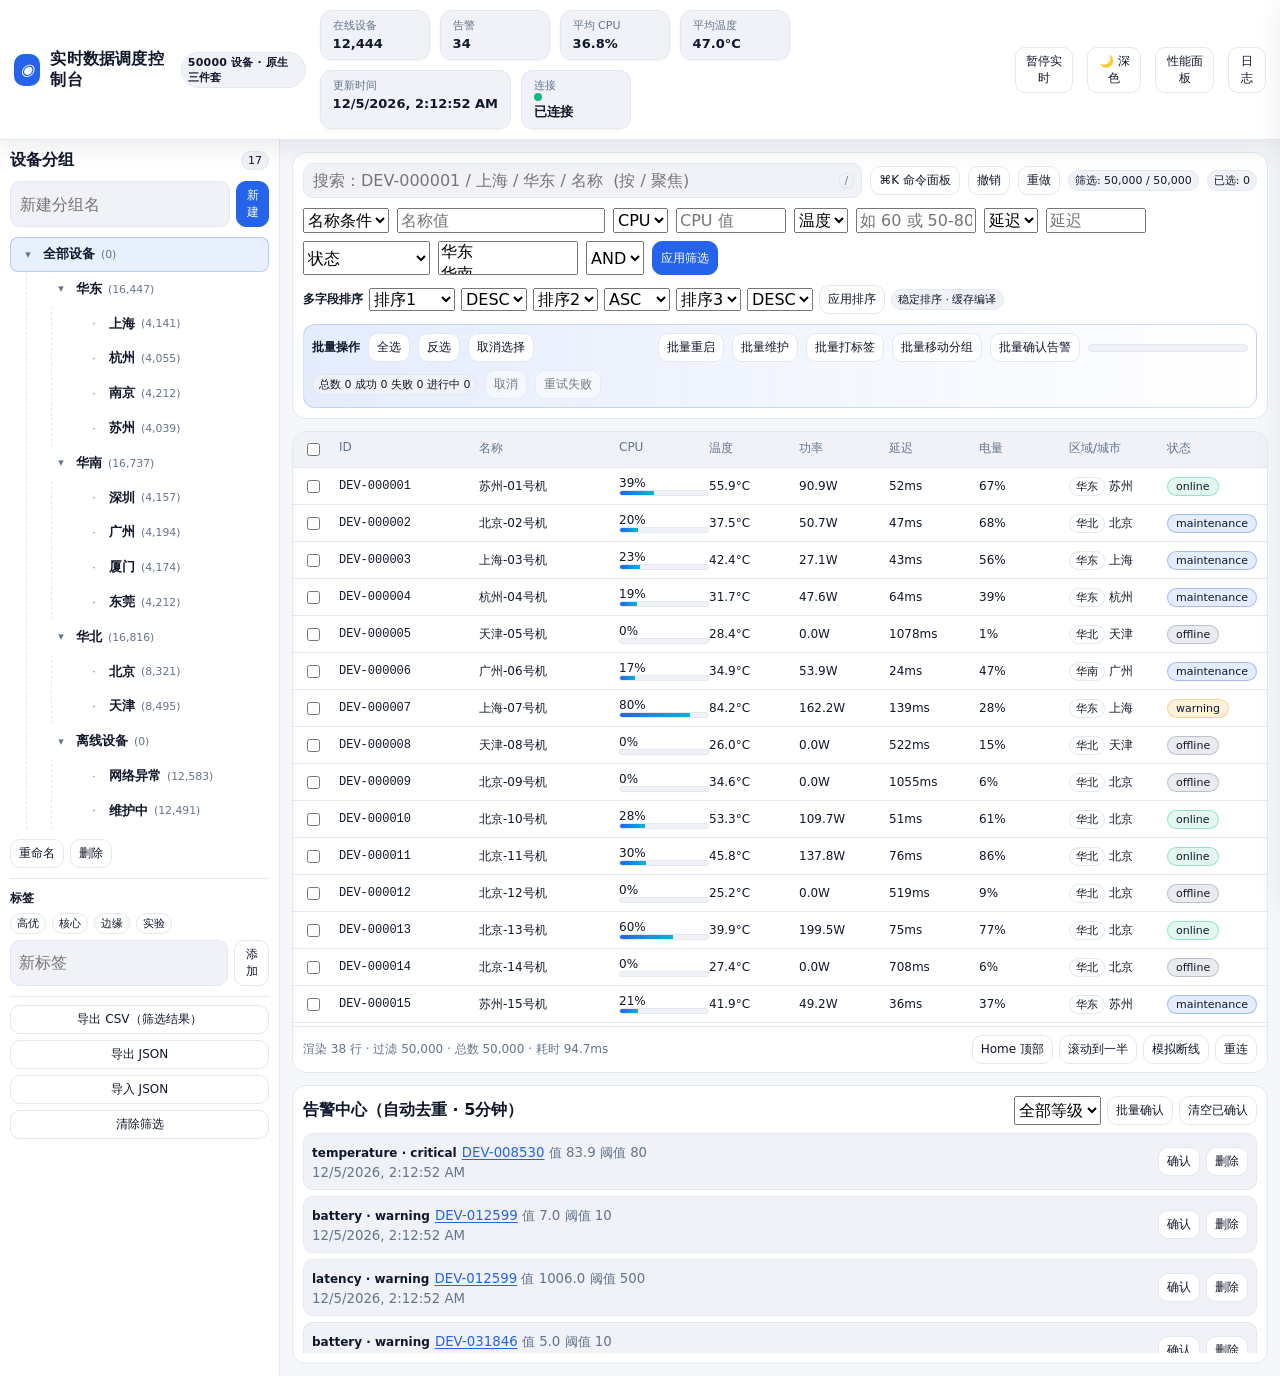
<file: iot-hub/index.html>
<!DOCTYPE html>
<html lang="zh-CN">
<head>
<meta charset="UTF-8">
<meta name="viewport" content="width=device-width,initial-scale=1,viewport-fit=cover">
<meta name="theme-color" content="#f6f7fb">
<meta name="apple-mobile-web-app-capable" content="yes">
<meta name="apple-mobile-web-app-title" content="IoT 控制台">
<title>实时数据调度控制台 - IoT Data Center</title>
<link rel="icon" href="data:image/svg+xml,<svg xmlns='http://www.w3.org/2000/svg' viewBox='0 0 32 32'><rect width='32' height='32' rx='6' fill='%232563eb'/><path d='M8 16h3l2-5 4 10 3-7 2 2h4' stroke='%23fff' stroke-width='2.5' fill='none' stroke-linecap='round' stroke-linejoin='round'/></svg>">
<style>
:root{--bg:#f6f7fb;--panel:#fff;--panel2:#f0f2f8;--text:#0f172a;--muted:#64748b;--border:#e2e8f0;--primary:#2563eb;--primary2:#1d4ed8;--danger:#ef4444;--warning:#f59e0b;--success:#10b981;--shadow:0 8px 24px rgba(15,23,42,.08)}
[data-theme=dark]{--bg:#0b1220;--panel:#111c2f;--panel2:#0f1a30;--text:#e2e8f0;--muted:#94a3b8;--border:#1e2d4a;--primary:#3b82f6;--primary2:#2563eb;--shadow:0 8px 24px rgba(0,0,0,.4)}
*{box-sizing:border-box}html,body{height:100%;margin:0;font-family:Inter,ui-sans-serif,system-ui,-apple-system,Segoe UI,Roboto,Helvetica,Arial;color:var(--text);background:var(--bg);-webkit-text-size-adjust:100%;text-size-adjust:100%}
button,input,select,textarea{font:inherit}
/* 移动端体验：全局惯性滚动、隐藏 hover-only 提示、加大触摸目标、消除双击缩放闪烁 */
html{scroll-behavior:smooth}
.viewport,.sidebar,.pane,.alarm-list,.modal-body,.drawer-body{-webkit-overflow-scrolling:touch}
@media (hover:none) and (pointer:coarse){
  .stat:hover{transform:none;box-shadow:inset 0 1px 0 rgba(255,255,255,.05),0 1px 3px rgba(15,23,42,.05)}
  .btn:hover{box-shadow:none}
  .btn:active{transform:scale(.96);opacity:.9}
  .tree .node:hover{background:transparent}
  .tree .node.active{background:rgba(37,99,235,.1)}
}
::-webkit-scrollbar{width:8px;height:8px}::-webkit-scrollbar-thumb{background:#cbd5e1;border-radius:999px}[data-theme=dark] ::-webkit-scrollbar-thumb{background:#23344f}
.top{position:sticky;top:0;z-index:30;display:flex;align-items:center;gap:14px;padding:10px 14px;background:var(--panel);border-bottom:1px solid var(--border);box-shadow:var(--shadow)}
.brand{font-weight:800;letter-spacing:.2px;display:flex;align-items:center;gap:10px}
.brand i{width:32px;height:32px;display:grid;place-items:center;background:var(--primary);color:#fff;border-radius:10px}
.stats{display:flex;gap:10px;flex-wrap:wrap}
.stat{background:var(--panel2);border:1px solid var(--border);padding:7px 12px;border-radius:12px;min-width:110px;box-shadow:inset 0 1px 0 rgba(255,255,255,.05),0 1px 3px rgba(15,23,42,.05);transition:border-color .2s ease,box-shadow .2s ease,transform .2s cubic-bezier(0.16,1,0.3,1)}
.stat:hover{border-color:rgba(37,99,235,.35);box-shadow:inset 0 1px 0 rgba(255,255,255,.05),0 4px 12px rgba(37,99,235,.12);transform:translateY(-1px)}
.stat b{font-size:13px}.stat span{font-size:11px;color:var(--muted);display:block}
.spacer{flex:1}
.btn{border:1px solid var(--border);background:var(--panel);color:var(--text);padding:7px 10px;border-radius:10px;cursor:pointer;transition:border-color .15s ease,box-shadow .15s ease,transform .12s cubic-bezier(0.16,1,0.3,1),background .15s ease}
.btn:hover{border-color:rgba(37,99,235,.4);box-shadow:0 2px 8px rgba(37,99,235,.1)}
.btn:active{transform:scale(.97)}
.btn.primary{background:var(--primary);border-color:var(--primary);color:#fff}.btn.primary:hover{background:var(--primary2);box-shadow:0 4px 14px rgba(37,99,235,.3)}
.btn.ghost{background:transparent}.btn.small{padding:5px 8px;font-size:12px}
.btn:disabled{opacity:.55;cursor:not-allowed;box-shadow:none}
.btn:disabled:hover{box-shadow:none;border-color:var(--border)}
.badge{padding:2px 6px;border-radius:999px;font-size:11px;border:1px solid var(--border);background:var(--panel2)}
.dot{width:8px;height:8px;border-radius:999px;display:inline-block}
.layout{display:grid;grid-template-columns:280px 1fr;min-height:calc(100vh - 58px)}
.sidebar{background:var(--panel);border-right:1px solid var(--border);padding:10px;display:flex;flex-direction:column;gap:10px;overflow:auto}
.group-head{display:flex;align-items:center;justify-content:space-between}
.tree{font-size:13px;line-height:1.6}
.tree .node{padding:6px 8px;border:1px solid transparent;border-radius:8px;display:flex;align-items:center;gap:6px;cursor:pointer}
.tree .node.active{background:rgba(37,99,235,.1);border-color:rgba(37,99,235,.25)}
.tree .node:hover{background:var(--panel2)}
.tree .children{margin-left:16px;border-left:1px dashed var(--border);padding-left:8px}
.main{padding:12px;display:flex;flex-direction:column;gap:12px;min-width:0}
.toolbar{background:var(--panel);border:1px solid var(--border);border-radius:14px;padding:10px;display:flex;flex-direction:column;gap:10px}
.toolbar-row{display:flex;gap:8px;flex-wrap:wrap;align-items:center}
.toolbar-row input,.toolbar-row select{border:1px solid var(--border);background:var(--panel2);color:var(--text);padding:7px 9px;border-radius:10px;min-width:120px}
.search-wrap{position:relative;flex:1;min-width:220px}
.search-wrap input{width:100%}
.kbd{font-size:10px;border:1px solid var(--border);border-bottom-width:2px;padding:1px 5px;border-radius:6px;background:var(--panel2);color:var(--muted)}
.filter-builder{display:flex;gap:8px;flex-wrap:wrap}
.filter-chip{border:1px solid var(--border);background:var(--panel2);padding:6px 8px;border-radius:999px;display:flex;gap:6px;align-items:center;font-size:12px}
.sort-area{display:flex;gap:6px;flex-wrap:wrap;align-items:center}
.chip{padding:4px 8px;border-radius:999px;border:1px solid var(--border);background:var(--panel2);font-size:12px}
.batch-bar{display:flex;gap:8px;align-items:center;flex-wrap:wrap;background:linear-gradient(90deg,rgba(37,99,235,.12),transparent);border:1px solid rgba(37,99,235,.2);padding:8px;border-radius:12px}
.progress{flex:1;height:8px;background:var(--panel2);border:1px solid var(--border);border-radius:999px;overflow:hidden;min-width:160px}
.progress i{display:block;height:100%;background:var(--primary);width:0}
.list-card{background:var(--panel);border:1px solid var(--border);border-radius:14px;overflow:hidden;display:flex;flex-direction:column;min-height:420px}
.list-head{display:grid;grid-template-columns:36px 140px 140px 90px 90px 90px 90px 90px 1fr 90px;gap:0;padding:8px 10px;border-bottom:1px solid var(--border);background:var(--panel2);font-size:12px;color:var(--muted);position:sticky;top:0;z-index:2}
.list-head span{cursor:pointer;user-select:none}
.viewport{position:relative;height:62vh;overflow:auto;background:var(--panel)}
.phantom{position:absolute;left:0;top:0;right:0;height:0}
.content{position:absolute;left:0;top:0;right:0}
.row{display:grid;grid-template-columns:36px 140px 140px 90px 90px 90px 90px 90px 1fr 90px;gap:0;align-items:center;padding:8px 10px;border-bottom:1px solid var(--border);font-size:12px;cursor:pointer}
.row:hover{background:var(--panel2)}.row.sel{background:rgba(37,99,235,.12)}
.row{transition:background .12s ease}
.row .id{font-family:ui-monospace,monospace}
.status{display:inline-flex;align-items:center;gap:6px;padding:2px 8px;border-radius:999px;border:1px solid var(--border);font-size:11px;background:var(--panel2)}
.status.online{border-color:rgba(16,185,129,.35);background:rgba(16,185,129,.12)}
.status.warning{border-color:rgba(245,158,11,.35);background:rgba(245,158,11,.14)}
.status.offline{border-color:rgba(100,116,139,.35);background:rgba(100,116,139,.14)}
.status.maintenance{border-color:rgba(37,99,235,.35);background:rgba(37,99,235,.12)}
.meter{height:6px;background:var(--panel2);border:1px solid var(--border);border-radius:999px;overflow:hidden}
.meter i{display:block;height:100%;background:linear-gradient(90deg,var(--primary),#06b6d4)}
.footer{padding:8px 10px;border-top:1px solid var(--border);display:flex;gap:8px;align-items:center;justify-content:space-between;font-size:12px;color:var(--muted)}
.alarm-panel{background:var(--panel);border:1px solid var(--border);border-radius:14px;padding:10px;display:flex;flex-direction:column;gap:8px}
.alarm-list{max-height:220px;overflow:auto;display:flex;flex-direction:column;gap:6px}
.alarm{border:1px solid var(--border);background:var(--panel2);padding:8px;border-radius:10px;display:flex;gap:8px;align-items:center;justify-content:space-between}
.alarm b{font-size:12px}.alarm small{color:var(--muted)}
.drawer{position:fixed;inset:0 0 0 auto;width:min(520px,92vw);background:var(--panel);border-left:1px solid var(--border);box-shadow:var(--shadow);transform:translateX(100%);transition:.22s;z-index:40;display:flex;flex-direction:column}
.drawer.open{transform:none}
.drawer-head{padding:12px;border-bottom:1px solid var(--border);display:flex;justify-content:space-between;align-items:center}
.drawer-body{padding:12px;padding-bottom:max(12px,env(safe-area-inset-bottom));overflow:auto;display:flex;flex-direction:column;gap:10px}
.kv{display:grid;grid-template-columns:120px 1fr;gap:8px;font-size:12px}
.kv b{color:var(--muted);font-weight:600}
.chart-wrap{border:1px solid var(--border);border-radius:12px;overflow:hidden;background:var(--panel2);padding:8px;position:relative}
.chart-wrap canvas{width:100%;height:180px;display:block}
.chart-meta{font-size:11px;color:var(--muted);padding:2px 2px 0}
.charts{display:grid;grid-template-columns:1fr 1fr;gap:10px}
@media(max-width:900px){.charts{grid-template-columns:1fr}.list-head,.row{grid-template-columns:36px 110px 1fr 70px 70px 70px} .list-head span:nth-child(n+7),.row div:nth-child(n+7){display:none} .layout{grid-template-columns:1fr}}
@media(max-width:640px){
  .top{padding:8px;flex-wrap:wrap;gap:8px;padding-top:max(8px,env(safe-area-inset-top))}
  .brand{font-size:13px;width:100%}
  .stats{overflow-x:auto;max-width:100%;padding-bottom:4px;-webkit-overflow-scrolling:touch}
  .stat{min-width:90px;padding:4px 8px}
  .stat b{font-size:11.5px}
  .list-head,.row{grid-template-columns:32px 100px 1fr 60px}
  .list-head span:nth-child(n+5),.row div:nth-child(n+5){display:none}
  .filter-builder{flex-direction:column}
  .filter-builder input,.filter-builder select{width:100%}
  /* 移动端触摸目标 ≥44px */
  .btn{padding:11px 12px;font-size:13px}
  .btn.small{padding:9px 12px;font-size:13px}
  .toolbar-row input,.toolbar-row select,.search-wrap input{padding:11px 12px;font-size:15px}
  .node{padding:11px 10px;font-size:14px}
  .tree-toggle{width:28px;height:28px;font-size:13px}
  .row input[type=checkbox]{width:18px;height:18px}
  .viewport{height:calc(100vh - 200px)}
  .toast{bottom:max(18px,env(safe-area-inset-bottom));max-width:calc(100vw - 32px);text-align:center}
  .debug{right:8px;bottom:max(8px,env(safe-area-inset-bottom));width:calc(100vw - 16px)}
}
.modal{position:fixed;inset:0;display:none;place-items:center;background:rgba(2,6,23,.45);z-index:50;padding:16px}
.modal.open{display:grid}
.modal-card{width:min(760px,96vw);background:var(--panel);border:1px solid var(--border);border-radius:16px;overflow:hidden;box-shadow:var(--shadow)}
.modal-head{padding:12px;border-bottom:1px solid var(--border);display:flex;justify-content:space-between;align-items:center}
.modal-body{padding:12px;max-height:70vh;overflow:auto}
.cmd-input{width:100%;padding:10px 12px;border-radius:12px;border:1px solid var(--border);background:var(--panel2);color:var(--text)}
.cmd-list{display:flex;flex-direction:column;gap:6px;margin-top:10px;max-height:50vh;overflow:auto}
.cmd-item{padding:10px;border:1px solid var(--border);border-radius:12px;cursor:pointer;background:var(--panel2)}
.cmd-item.active{outline:2px solid var(--primary);border-color:var(--primary)}
.debug{position:fixed;right:12px;bottom:12px;width:min(420px,96vw);background:var(--panel);border:1px solid var(--border);border-radius:14px;box-shadow:var(--shadow);padding:10px;display:none;z-index:45}
.debug.open{display:block}
.grid2{display:grid;grid-template-columns:1fr 1fr;gap:8px;font-size:12px}
.pill{padding:6px 8px;border:1px solid var(--border);background:var(--panel2);border-radius:10px}
.toast{position:fixed;left:50%;bottom:18px;transform:translateX(-50%);background:#0f172a;color:#fff;padding:10px 14px;border-radius:999px;box-shadow:var(--shadow);display:none;z-index:60}
.toast.show{display:block}
.mobile-toggle{display:none}
@media(max-width:900px){.sidebar{position:fixed;inset:58px 0 0 0;transform:translateX(-100%);transition:.22s;z-index:35}.sidebar.open{transform:none}.mobile-toggle{display:inline-flex}}
.tag{padding:2px 6px;border-radius:999px;border:1px solid var(--border);background:var(--panel);font-size:11px}
.empty-state{display:flex;flex-direction:column;align-items:center;justify-content:center;height:320px;color:var(--muted);gap:12px;text-align:center}
.empty-state i{font-size:36px;font-style:normal;opacity:.6}
.empty-state p{margin:0;font-size:13px}
.tree-toggle{display:inline-flex;align-items:center;justify-content:center;width:18px;height:18px;border-radius:4px;cursor:pointer;user-select:none;font-size:11px;color:var(--muted);transition:all .15s}
.tree-toggle:hover{background:var(--border);color:var(--text)}
.chart-tooltip{position:absolute;background:rgba(15,23,42,.92);backdrop-filter:blur(4px);color:#fff;padding:4px 8px;border-radius:6px;font-size:11px;font-family:ui-monospace,monospace;pointer-events:none;display:none;z-index:20;box-shadow:0 4px 12px rgba(0,0,0,.25);border:1px solid rgba(255,255,255,.1)}
[data-theme=dark] .chart-tooltip{background:rgba(2,6,23,.95);border-color:rgba(255,255,255,.15)}
.alarm-link{color:var(--primary);cursor:pointer;text-decoration:underline;text-underline-offset:2px}
.alarm-link:hover{color:var(--primary2)}
</style>
</head>
<body>
<div class="top">
  <div class="brand"><i>◉</i> 实时数据调度控制台 <span class="badge" id="buildBadge">50000 设备 · 原生三件套</span></div>
  <div class="stats">
    <div class="stat"><span>在线设备</span><b id="sOnline">-</b></div>
    <div class="stat"><span>告警</span><b id="sAlarm">-</b></div>
    <div class="stat"><span>平均 CPU</span><b id="sCpu">-</b></div>
    <div class="stat"><span>平均温度</span><b id="sTemp">-</b></div>
    <div class="stat"><span>更新时间</span><b id="sTime">-</b></div>
    <div class="stat"><span>连接</span><b id="sConn"><span class="dot" style="background:var(--success)"></span> 已连接</b></div>
  </div>
  <div class="spacer"></div>
  <button class="btn small mobile-toggle" id="btnMobileGroup">分组</button>
  <button class="btn small" id="btnPause">暂停实时</button>
  <button class="btn small" id="btnTheme">🌙 深色</button>
  <button class="btn small" id="btnDebug">性能面板</button>
  <button class="btn small" id="btnLogs">日志</button>
</div>
<div class="layout">
  <aside class="sidebar" id="sidebar">
    <div class="group-head"><b>设备分组</b><span class="badge" id="groupCount">-</span></div>
    <div style="display:flex;gap:6px"><input id="newGroupName" placeholder="新建分组名" style="flex:1;padding:7px 9px;border-radius:10px;border:1px solid var(--border);background:var(--panel2);color:var(--text)"><button class="btn small primary" id="btnAddGroup">新建</button></div>
    <div class="tree" id="groupTree"></div>
    <div style="display:flex;gap:6px"><button class="btn small" id="btnRenameGroup">重命名</button><button class="btn small" id="btnDeleteGroup">删除</button></div>
    <div style="border-top:1px solid var(--border);padding-top:8px">
      <b style="font-size:12px">标签</b>
      <div id="tagBox" style="display:flex;flex-wrap:wrap;gap:6px;margin-top:6px"></div>
      <div style="display:flex;gap:6px;margin-top:6px"><input id="newTag" placeholder="新标签" style="flex:1;padding:6px 8px;border-radius:10px;border:1px solid var(--border);background:var(--panel2);color:var(--text)"><button class="btn small" id="btnAddTag">添加</button></div>
    </div>
    <div style="border-top:1px solid var(--border);padding-top:8px;display:flex;flex-direction:column;gap:6px">
      <button class="btn small" id="btnExportCsv">导出 CSV（筛选结果）</button>
      <button class="btn small" id="btnExportJson">导出 JSON</button>
      <label class="btn small" style="text-align:center;cursor:pointer">导入 JSON<input id="importFile" type="file" accept="application/json" hidden></label>
      <button class="btn small" id="btnClearFilter">清除筛选</button>
    </div>
  </aside>
  <main class="main">
    <div class="toolbar">
      <div class="toolbar-row">
        <div class="search-wrap"><input id="searchInput" placeholder="搜索：DEV-000001 / 上海 / 华东 / 名称  (按 / 聚焦)"><span style="position:absolute;right:8px;top:50%;transform:translateY(-50%)" class="kbd">/</span></div>
        <button class="btn small" id="btnCmd">⌘K 命令面板</button>
        <button class="btn small" id="btnUndo">撤销</button>
        <button class="btn small" id="btnRedo">重做</button>
        <span class="badge" id="filterInfo">筛选: 0</span>
        <span class="badge" id="selectInfo">已选: 0</span>
      </div>
      <div class="filter-builder" id="filterBuilder">
        <select id="fNameOp"><option value="">名称条件</option><option value="contains">包含</option><option value="notContains">不包含</option><option value="equals">等于</option><option value="starts">开头是</option><option value="ends">结尾是</option></select>
        <input id="fNameVal" placeholder="名称值">
        <select id="fCpuOp"><option value="">CPU</option><option value=">">></option><option value=">=">>=</option><option value="<"><</option><option value="<="><=</option><option value="=">=</option></select>
        <input id="fCpuVal" type="number" placeholder="CPU 值" style="width:110px">
        <select id="fTempOp"><option value="">温度</option><option value=">">></option><option value=">=">>=</option><option value="<"><</option><option value="<="><=</option><option value="between">区间</option></select>
        <input id="fTempVal" placeholder="如 60 或 50-80" style="width:120px">
        <select id="fLatOp"><option value="">延迟</option><option value=">">></option><option value=">=">>=</option><option value="<"><</option><option value="<="><=</option></select>
        <input id="fLatVal" type="number" placeholder="延迟" style="width:100px">
        <select id="fStatus"><option value="">状态</option><option value="online">online</option><option value="offline">offline</option><option value="warning">warning</option><option value="maintenance">maintenance</option></select>
        <select id="fRegion" multiple title="可多选（Ctrl/Cmd+点击）" style="min-width:140px;height:34px"><option value="华东">华东</option><option value="华南">华南</option><option value="华北">华北</option></select>
        <select id="fLogic"><option value="AND">AND</option><option value="OR">OR</option></select>
        <button class="btn small primary" id="btnApplyFilter">应用筛选</button>
      </div>
      <div class="sort-area">
        <b style="font-size:12px">多字段排序</b>
        <select id="sort1"><option value="">排序1</option><option value="temperature">温度</option><option value="cpu">CPU</option><option value="power">功率</option><option value="voltage">电压</option><option value="current">电流</option><option value="latency">延迟</option><option value="battery">电量</option><option value="lastUpdate">更新时间</option><option value="status">状态</option></select>
        <select id="sort1Dir"><option value="DESC">DESC</option><option value="ASC">ASC</option></select>
        <select id="sort2"><option value="">排序2</option><option value="temperature">温度</option><option value="cpu">CPU</option><option value="latency">延迟</option><option value="power">功率</option></select>
        <select id="sort2Dir"><option value="ASC">ASC</option><option value="DESC">DESC</option></select>
        <select id="sort3"><option value="">排序3</option><option value="cpu">CPU</option><option value="temperature">温度</option><option value="latency">延迟</option></select>
        <select id="sort3Dir"><option value="DESC">DESC</option><option value="ASC">ASC</option></select>
        <button class="btn small" id="btnApplySort">应用排序</button>
        <span class="badge">稳定排序 · 缓存编译</span>
      </div>
      <div class="batch-bar" id="batchBar">
        <b style="font-size:12px">批量操作</b>
        <button class="btn small" id="btnSelectAll">全选</button>
        <button class="btn small" id="btnInvert">反选</button>
        <button class="btn small" id="btnClearSel">取消选择</button>
        <span style="flex:1"></span>
        <button class="btn small" data-batch="reboot">批量重启</button>
        <button class="btn small" data-batch="maintenance">批量维护</button>
        <button class="btn small" data-batch="tag">批量打标签</button>
        <button class="btn small" data-batch="move">批量移动分组</button>
        <button class="btn small" data-batch="ack">批量确认告警</button>
        <div class="progress" title="并发 10" role="progressbar" aria-valuemin="0" aria-valuemax="100" aria-valuenow="0"><i id="batchProgress"></i></div>
        <span class="badge" id="batchStat">总数 0 成功 0 失败 0 进行中 0</span>
        <button class="btn small" id="btnCancelTask">取消</button>
        <button class="btn small" id="btnRetryTask">重试失败</button>
      </div>
    </div>

    <div class="list-card">
      <div class="list-head"><span><input type="checkbox" id="chkHead"></span><span data-sort="id">ID</span><span data-sort="name">名称</span><span data-sort="cpu">CPU</span><span data-sort="temperature">温度</span><span data-sort="power">功率</span><span data-sort="latency">延迟</span><span data-sort="battery">电量</span><span>区域/城市</span><span data-sort="status">状态</span></div>
      <div class="viewport" id="viewport">
        <div class="phantom" id="phantom"></div>
        <div class="content" id="content"></div>
      </div>
      <div class="footer"><span id="footerInfo">-</span><span style="display:flex;gap:6px"><button class="btn small" id="btnScrollTop">Home 顶部</button><button class="btn small" id="btnScrollMid">滚动到一半</button><button class="btn small" id="btnDisconnect">模拟断线</button><button class="btn small" id="btnReconnect">重连</button></span></div>
    </div>

    <div class="alarm-panel">
      <div style="display:flex;gap:8px;align-items:center;justify-content:space-between"><b>告警中心（自动去重 · 5分钟）</b><span style="display:flex;gap:6px"><select id="alarmLevel"><option value="">全部等级</option><option value="info">info</option><option value="warning">warning</option><option value="critical">critical</option></select><button class="btn small" id="btnAckAll">批量确认</button><button class="btn small" id="btnClearAlarm">清空已确认</button></span></div>
      <div class="alarm-list" id="alarmList"></div>
    </div>
  </main>
</div>

<div class="drawer" id="drawer" aria-hidden="true">
  <div class="drawer-head"><b id="drawerTitle">设备详情</b><button class="btn small" id="btnCloseDrawer">Esc 关闭</button></div>
  <div class="drawer-body" id="drawerBody"></div>
</div>

<div class="modal" id="cmdModal"><div class="modal-card"><div class="modal-head"><b>命令面板 (Ctrl/Cmd+K)</b><button class="btn small" id="btnCloseCmd">Esc</button></div><div class="modal-body"><input id="cmdInput" class="cmd-input" placeholder="输入命令：搜索设备 / 创建分组 / 导出 / 暂停 / Undo"><div class="cmd-list" id="cmdList"></div></div></div></div>
<div class="modal" id="importModal"><div class="modal-card"><div class="modal-head"><b>导入预览</b><button class="btn small" id="btnCloseImport">关闭</button></div><div class="modal-body" id="importBody"></div></div></div>
<div class="modal" id="logModal"><div class="modal-card"><div class="modal-head"><b>日志 (500 条)</b><button class="btn small" id="btnCloseLog">关闭</button></div><div class="modal-body"><div id="logList" style="font-family:ui-monospace,monospace;font-size:12px;display:flex;flex-direction:column;gap:4px;max-height:60vh;overflow:auto"></div></div></div></div>
<div class="modal" id="promptModal"><div class="modal-card"><div class="modal-head"><b id="promptTitle">请输入</b><button class="btn small" id="btnClosePrompt">关闭</button></div><div class="modal-body"><input id="promptInput" class="cmd-input" style="margin-bottom:12px"><div style="display:flex;gap:8px;justify-content:flex-end"><button class="btn" id="btnCancelPrompt">取消</button><button class="btn primary" id="btnConfirmPrompt">确定</button></div></div></div></div>

<div class="debug" id="debugPanel">
  <b>开发者监控面板 (Ctrl+Shift+D)</b>
  <div class="grid2" style="margin-top:8px">
    <div class="pill">FPS <b id="dFps">-</b></div><div class="pill">DOM 数量 <b id="dDom">-</b></div>
    <div class="pill">设备总数 <b id="dTotal">-</b></div><div class="pill">过滤数量 <b id="dFiltered">-</b></div>
    <div class="pill">渲染数量 <b id="dRendered">-</b></div><div class="pill">WS 消息 <b id="dWs">-</b></div>
    <div class="pill">每秒更新 <b id="dUps">-</b></div><div class="pill">平均渲染耗时 <b id="dRenderMs">-</b> ms</div>
    <div class="pill">Store 更新 <b id="dStore">-</b></div><div class="pill">EventBus <b id="dBus">-</b></div>
    <div class="pill">Task 并发 <b id="dTask">-</b></div><div class="pill">内存警告 <b id="dMem">OK</b></div>
  </div>
</div>
<div class="toast" id="toast"></div>

<script>
(()=>{ 'use strict';
const $=(s,el=document)=>el.querySelector(s), $$=(s,el=document)=>[...el.querySelectorAll(s)];
const uid=(p='id')=>p+'-'+Math.random().toString(36).slice(2,9);
const nowStr=()=>new Date().toLocaleString();
const clamp=(v,a,b)=>Math.max(a,Math.min(b,v));
const debounce=(fn,ms)=>{let t;return (...a)=>{clearTimeout(t);t=setTimeout(()=>fn(...a),ms)}};
const fmt=(n,d=1)=>Number(n).toFixed(d);
const fmtInt=(n)=>Number(n||0).toLocaleString('en-US');
const escapeHTML=(s)=>{if(s==null)return'';return String(s).replace(/&/g,'&amp;').replace(/</g,'&lt;').replace(/>/g,'&gt;').replace(/"/g,'&quot;').replace(/'/g,'&#39;')};
const escapeCsvCell=(v)=>{if(v==null)return'""';let s=String(v);if(/^[=+\-@\t\r\n ]/.test(s)&&!/^[+-]?\d/.test(s.trimStart()))s="'"+s;if(s.includes('"')||s.includes(',')||s.includes('\n')||s.includes('\r'))return '"'+s.replace(/"/g,'""')+'"';return s};

/* ========== Logger ========== */
class Logger{constructor(){this.logs=[];this.debug=true} log(level,module,event,meta={}){const e={time:Date.now(),level,module,event,meta};this.logs.push(e);if(this.logs.length>500)this.logs.shift();if(this.debug && level!=='debug') console[level==='error'?'error':level==='warn'?'warn':'log'](`[${level}] ${module} ${event}`,meta)} debug(m,e,meta){this.log('debug',m,e,meta)} info(m,e,meta){this.log('info',m,e,meta)} warn(m,e,meta){this.log('warn',m,e,meta)} error(m,e,meta){this.log('error',m,e,meta)} recent(n=100){return this.logs.slice(-n)}}
const logger=new Logger();

/* ========== EventBus ========== */
class EventBus{constructor(){this.map=new Map();this.count=0} on(e,fn){if(!this.map.has(e))this.map.set(e,new Set());this.map.get(e).add(fn);return ()=>this.off(e,fn)} once(e,fn){const w=(...a)=>{try{fn(...a)}finally{this.off(e,w)}};return this.on(e,w)} off(e,fn){const s=this.map.get(e);if(s){s.delete(fn);if(s.size===0)this.map.delete(e)}} emit(e,...a){this.count++;const s=this.map.get(e);if(s) for(const fn of [...s]) try{fn(...a)}catch(err){logger.error('EventBus','emit error',{e,err})}}}

/* ========== StorageManager ========== */
class StorageManager{constructor(prefix='iot:'){this.p=prefix;this.q=[];this._pending={}} key(k){return this.p+k} get(k,def=null){try{const v=localStorage.getItem(this.key(k));return v?JSON.parse(v):def}catch(e){logger.warn('Storage','get fail',{k,e});return def}} set(k,v){try{localStorage.setItem(this.key(k),JSON.stringify(v));return true}catch(e){logger.error('Storage','quota or serialize',{k,e});return false} } remove(k){localStorage.removeItem(this.key(k))} clear(){for(let i=localStorage.length-1;i>=0;i--){const k=localStorage.key(i);if(k&&k.startsWith(this.p)) localStorage.removeItem(k)}} migrate(){const ver=this.get('version',0);if(ver<1){/* 返回值忽略：版本写入失败不影响运行 */this.set('version',1)}} debouncedSet(k,v,ms=300){this._pending[k]=v;clearTimeout(this['_t_'+k]);this['_t_'+k]=setTimeout(()=>{delete this._pending[k];/* 返回值忽略：防抖写入失败仅日志 */this.set(k,v)},ms)} flush(){for(const k of Object.keys(this._pending)){try{this.set(k,this._pending[k])}catch(e){}} this._pending={}; for(const k of Object.keys(this)){if(k.startsWith('_t_')){clearTimeout(this[k]);delete this[k]}}}}
const storage=new StorageManager();

/* ========== ErrorManager ========== */
class ErrorManager{constructor(bus){this.bus=bus} handle(err,ctx){logger.error('ErrorManager',ctx,{err:err.message||err});toast(err.message||String(err));this.bus.emit('error',err,ctx)}}
let toastTimer=0;
function toast(msg,ms=2200){const el=$('#toast');el.textContent=msg;el.classList.add('show');clearTimeout(toastTimer);toastTimer=setTimeout(()=>el.classList.remove('show'),ms)}

/* ========== Store ========== */
class Store{constructor(initial){this.state=initial;this.subs=new Set();this.updateCount=0} getState(){return this.state} setState(patch){this.state={...this.state,...patch};this.updateCount++;for(const fn of this.subs) fn(this.state)} subscribe(fn){this.subs.add(fn);return ()=>this.subs.delete(fn)} dispatch(action){if(typeof action==='function'){this.setState(action(this.state));}else if(action && action.type){if(action.type==='SET'){this.setState(action.payload)} else {logger.warn('Store','unknown action',{action})}}}}
const defaultGroups=[
  {id:'g_root',name:'全部设备',parent:null,children:['g_east','g_south','g_north','g_off']},
  {id:'g_east',name:'华东',parent:'g_root',children:['g_sh','g_hz','g_nj','g_su']},
  {id:'g_sh',name:'上海',parent:'g_east',children:[]},{id:'g_hz',name:'杭州',parent:'g_east',children:[]},{id:'g_nj',name:'南京',parent:'g_east',children:[]},{id:'g_su',name:'苏州',parent:'g_east',children:[]},
  {id:'g_south',name:'华南',parent:'g_root',children:['g_sz','g_gz','g_xm','g_dg']},
  {id:'g_sz',name:'深圳',parent:'g_south',children:[]},{id:'g_gz',name:'广州',parent:'g_south',children:[]},{id:'g_xm',name:'厦门',parent:'g_south',children:[]},{id:'g_dg',name:'东莞',parent:'g_south',children:[]},
  {id:'g_north',name:'华北',parent:'g_root',children:['g_bj','g_tj']},
  {id:'g_bj',name:'北京',parent:'g_north',children:[]},{id:'g_tj',name:'天津',parent:'g_north',children:[]},
  {id:'g_off',name:'离线设备',parent:'g_root',children:['g_net','g_maint']},
  {id:'g_net',name:'网络异常',parent:'g_off',children:[]},{id:'g_maint',name:'维护中',parent:'g_off',children:[]},
];
const isStrArr=(a)=>Array.isArray(a)&&a.every(x=>typeof x==='string');
function loadStored(k,def,ok){ const v=storage.get(k,null); return v!==null&&ok(v)?v:def }
function loadGroups(){ return loadStored('groups',JSON.parse(JSON.stringify(defaultGroups)),g=>Array.isArray(g)&&g.length>0&&g.every(x=>x&&typeof x.id==='string'&&typeof x.name==='string'&&(x.parent==null||typeof x.parent==='string')&&Array.isArray(x.children)&&isStrArr(x.children))) }
const bus=new EventBus();
const errorManager=new ErrorManager(bus);
const store=new Store({
  devices:[], deviceMap:new Map(), groups:loadGroups(), collapsedGroups:new Set(), tags:loadStored('tags',['高优','核心','边缘','实验'],isStrArr), alarms:[], filters:{search:'',nameOp:'',nameVal:'',cpuOp:'',cpuVal:'',tempOp:'',tempVal:'',latOp:'',latVal:'',status:'',region:[],logic:'AND'}, sorting:[], selection:new Set(), selectedGroup:'g_root', ui:{paused:false,theme:loadStored('theme','light',v=>v==='light'||v==='dark'),connection:'connected'}, tasks:{total:0,success:0,failed:0,running:0,progress:0}, history:[]
});

/* ========== Data generation ========== */
const REGIONS={ '华东':['上海','杭州','南京','苏州'], '华南':['深圳','广州','厦门','东莞'], '华北':['北京','天津'] };
const ALL_CITIES=Object.values(REGIONS).flat();
function randPick(a){return a[Math.floor(Math.random()*a.length)]}
function genDevices(n=50000){
  const arr=new Array(n); const map=new Map();
  const statuses=['online','warning','offline','maintenance'];
  for(let i=0;i<n;i++){
    const region=randPick(Object.keys(REGIONS)); const city=randPick(REGIONS[region]);
    const id='DEV-'+String(i+1).padStart(6,'0'); const name=`${city}-${String((i%200)+1).padStart(2,'0')}号机`;
    const status=randPick(statuses);
    const base={online:()=>({cpu:20+Math.random()*60, temp:30+Math.random()*35, lat:10+Math.random()*80, bat:60+Math.random()*40, pow:80+Math.random()*120}), warning:()=>({cpu:70+Math.random()*25, temp:65+Math.random()*20, lat:120+Math.random()*400, bat:10+Math.random()*40, pow:150+Math.random()*80}), offline:()=>({cpu:0,temp:25+Math.random()*10,lat:500+Math.random()*800,bat:Math.random()*15,pow:0}), maintenance:()=>({cpu:5+Math.random()*20,temp:28+Math.random()*15,lat:20+Math.random()*60,bat:30+Math.random()*40,pow:20+Math.random()*40}) }[status]();
    const dev={id,name,region,city,groupIds:[],status,cpu:Math.round(base.cpu),memory:30+Math.floor(Math.random()*60),temperature:Number(base.temp.toFixed(1)),power:Number(base.pow.toFixed(1)),voltage:220+Math.round((Math.random()-0.5)*10),current:Number((base.pow/220).toFixed(1)),latency:Math.round(base.lat),battery:Math.round(base.bat),network:randPick(['5G','4G','WiFi','有线']),lastUpdate:Date.now()-Math.floor(Math.random()*1e7),alarms:[],tags:Math.random()<0.2?[randPick(store.getState().tags)]:[],version:1,history:[],_seq:1};
    dev.groupIds.push(region==='华东'?'g_east':region==='华南'?'g_south':'g_north');
    // city group
    const cg={上海:'g_sh',杭州:'g_hz',南京:'g_nj',深圳:'g_sz',广州:'g_gz',厦门:'g_xm',北京:'g_bj',天津:'g_tj',苏州:'g_su',东莞:'g_dg'}[city]; if(cg) dev.groupIds.push(cg);
    if(status==='offline') dev.groupIds.push('g_net'); if(status==='maintenance') dev.groupIds.push('g_maint');
    arr[i]=dev; map.set(id,dev);
  }
  return {arr,map};
}

/* ========== FilterEngine ========== */
class FilterEngine{
  constructor(){this.cache=new Map()}
  compile(filters){
    const key=JSON.stringify(filters); if(this.cache.has(key)) return this.cache.get(key);
    if(this.cache.size>200){ const oldest=this.cache.keys().next().value; this.cache.delete(oldest); }
    const fn=(d)=>{
      const tests=[];
      if(filters.search){const s=filters.search.toLowerCase(); tests.push(d.id.toLowerCase().includes(s)||d.name.includes(filters.search)||d.region.includes(filters.search)||d.city.includes(filters.search))}
      if(filters.nameOp && filters.nameVal){const v=filters.nameVal; const n=d.name; let ok=false; if(filters.nameOp==='contains') ok=n.includes(v); else if(filters.nameOp==='notContains') ok=!n.includes(v); else if(filters.nameOp==='equals') ok=n===v; else if(filters.nameOp==='starts') ok=n.startsWith(v); else if(filters.nameOp==='ends') ok=n.endsWith(v); else ok=(n===v); tests.push(ok)}
      if(filters.cpuOp && filters.cpuVal!==''){const c=Number(filters.cpuVal); if(!Number.isFinite(c)){ toast('CPU 筛选值非法，已忽略该条件'); } else {const x=d.cpu; tests.push(filters.cpuOp==='>'?x>c:filters.cpuOp==='>='?x>=c:filters.cpuOp==='<'?x<c:filters.cpuOp==='<='?x<=c:x===c)}}
      if(filters.tempOp && filters.tempVal){if(filters.tempOp==='between'){const m=/^(.+)-(.+)$/.exec(String(filters.tempVal)); const a=m?Number(m[1]):NaN, b=m?Number(m[2]):NaN; tests.push(Number.isFinite(a)&&Number.isFinite(b)&&d.temperature>=a&&d.temperature<=b)} else {const c=Number(filters.tempVal); if(!Number.isFinite(c)){ toast('温度筛选值非法，已忽略该条件'); } else {tests.push(filters.tempOp==='>'?d.temperature>c:filters.tempOp==='>='?d.temperature>=c:filters.tempOp==='<'?d.temperature<c:filters.tempOp==='<='?d.temperature<=c:d.temperature===c)}}}
      if(filters.latOp && filters.latVal!==''){const c=Number(filters.latVal); if(!Number.isFinite(c)){ toast('延迟筛选值非法，已忽略该条件'); } else {tests.push(filters.latOp==='>'?d.latency>c:filters.latOp==='>='?d.latency>=c:filters.latOp==='<'?d.latency<c:filters.latOp==='<='?d.latency<=c:d.latency===c)}}
      if(filters.status) tests.push(d.status===filters.status)
      if(filters.region && filters.region.length) tests.push(filters.region.includes(d.region))
      if(filters.groupId) tests.push(d.groupIds.includes(filters.groupId))
      if(tests.length===0) return true;
      return filters.logic==='OR'? tests.some(Boolean): tests.every(Boolean);
    };
    this.cache.set(key,fn); return fn;
  }
  parse(expr){ // simple: expr is filters object JSON
    try{return JSON.parse(expr)}catch{return null}}
  evaluate(device, expr){ const fn=this.compile(typeof expr==='string'?this.parse(expr):expr); return fn(device)}
  filter(devices, filters){ const fn=this.compile(filters); return devices.filter(fn)}
}
const filterEngine=new FilterEngine();

/* ========== Sorting ========== */
function stableSort(arr, sorting){
  if(!sorting.length) return arr;
  const copy=arr.slice(); // stable sort via index
  const indexed=copy.map((v,i)=>({v,i}));
  const statusOrder={online:0,warning:1,maintenance:2,offline:3};
  indexed.sort((a,b)=>{
    for(const s of sorting){ const k=s.key, dir=s.dir==='DESC'?-1:1; let av=a.v[k], bv=b.v[k]; if(k==='status'){av=statusOrder[av]??9; bv=statusOrder[bv]??9} let cmp=0; if(typeof av==='string' && typeof bv==='string') cmp=av.localeCompare(bv); else cmp=(av??0)-(bv??0); if(cmp!==0) return cmp*dir; }
    return a.i-b.i;
  });
  return indexed.map(x=>x.v);
}

/* ========== VirtualList ========== */
class VirtualList{
  constructor(viewport, content, phantom, rowH=40, buffer=12){
    this.vp=viewport;
    this.ct=content;
    this.ph=phantom;
    this.rowH=rowH;
    this.buffer=buffer;
    this.data=[];
    this.start=0;
    this.end=0;
    this.onScroll=this.onScroll.bind(this);
    this.onResize=debounce(this.onResize.bind(this),100);
    this.vp.addEventListener('scroll',this.onScroll);
    window.addEventListener('resize',this.onResize);
    // 事件委托：避免在每次滚动重建 DOM 时为每行重复绑定闭包监听器
    this.onClick = (e) => {
      const row = e.target.closest('.row');
      if (!row) return;
      const id = row.dataset.id;
      if (!id) return;
      if (e.target.type === 'checkbox') {
        toggleSelection(id, e);
      } else {
        handleRowClick(id, e);
      }
    };
    this.onDragStart = (e) => {
      const row = e.target.closest('.row');
      if (!row) return;
      const id = row.dataset.id;
      if (!id) return;
      e.dataTransfer.setData('text/plain', id);
      e.dataTransfer.effectAllowed = 'move';
    };
    this.ct.addEventListener('click', this.onClick);
    this.ct.addEventListener('dragstart', this.onDragStart);
    this.renderCount=0;
    this.avgMs=0;
  }
  scheduleRender(){
    if(this.rafId) return;
    this.rafId=requestAnimationFrame(()=>{ this.rafId=0; this.render(); });
  }
  setData(data){
    this.data=data;
    const totalH=data.length*this.rowH;
    this.ph.style.height=totalH+'px';
    const maxScroll=Math.max(0, totalH - this.vp.clientHeight);
    if(this.vp.scrollTop > maxScroll){
      this.vp.scrollTop = maxScroll;
    }
    this.updateVisibleRange();
    this.scheduleRender();
  }
  onResize(){
    this.updateVisibleRange();
    this.scheduleRender();
  }
  updateVisibleRange(){
    const st=this.vp.scrollTop, vh=this.vp.clientHeight||500;
    const start=Math.max(0,Math.floor(st/this.rowH)-this.buffer);
    const vis=Math.ceil(vh/this.rowH)+this.buffer*2;
    const end=Math.min(this.data.length,start+vis);
    this.start=start;
    this.end=end;
  }
  onScroll(){
    this.updateVisibleRange();
    this.scheduleRender();
  }
  scrollToIndex(idx){
    const safeIdx=clamp(idx,0,Math.max(0,this.data.length-1));
    this.vp.scrollTop=safeIdx*this.rowH;
  }
  render(){
    const t0=performance.now(); this.renderCount++;
    if(!this.data.length){
      this.ct.style.transform='none';
      this.ct.innerHTML='<div class="empty-state"><i>🔍</i><p>未找到符合条件的设备</p><button class="btn small" onclick="document.getElementById(\'btnClearFilter\').click()">重置所有筛选</button></div>';
      $('#dRendered')&&($('#dRendered').textContent=0);
      return;
    }
    const frag=document.createDocumentFragment();
    this.ct.style.transform=`translateY(${this.start*this.rowH}px)`;
    this.ct.innerHTML='';
    const sel=store.getState().selection;
    for(let i=this.start;i<this.end;i++){
      const d=this.data[i]; if(!d) break;
      const row=document.createElement('div');
      row.className='row'+(sel.has(d.id)?' sel':'');
      row.dataset.id=d.id;
      row.title=`${d.id} ${d.name} ${d.region}${d.city} · ${d.status}`;
      row.draggable=true;
      row.innerHTML=`<div><input type="checkbox" ${sel.has(d.id)?'checked':''}></div><div class="id">${escapeHTML(d.id)}</div><div>${escapeHTML(d.name)}</div><div>${escapeHTML(String(d.cpu))}%<div class="meter"><i style="width:${clamp(Number(d.cpu)||0,0,100)}%"></i></div></div><div>${fmt(d.temperature)}°C</div><div>${fmt(d.power)}W</div><div>${escapeHTML(String(d.latency))}ms</div><div>${escapeHTML(String(d.battery))}%</div><div><span class="tag">${escapeHTML(d.region)}</span> ${escapeHTML(d.city)}</div><div><span class="status ${escapeHTML(d.status)}">${escapeHTML(d.status)}</span></div>`;
      frag.appendChild(row);
    }
    this.ct.appendChild(frag);
    const dt=performance.now()-t0;
    this.avgMs=this.avgMs*0.9+dt*0.1;
    $('#dRendered')&&($('#dRendered').textContent=this.end-this.start);
    $('#dRenderMs')&&($('#dRenderMs').textContent=fmt(this.avgMs,1));
  }
  destroy(){
    this.vp.removeEventListener('scroll',this.onScroll);
    window.removeEventListener('resize',this.onResize);
    this.ct.removeEventListener('click',this.onClick);
    this.ct.removeEventListener('dragstart',this.onDragStart);
    if(this.rafId) cancelAnimationFrame(this.rafId);
  }
}

/* ========== SelectionManager helpers ========== */
let lastSel=null;
function toggleSelection(id,e){
  const s=new Set(store.getState().selection);
  if(e.shiftKey && lastSel){
    const list=filteredSorted;
    const a=list.findIndex(x=>x.id===lastSel), b=list.findIndex(x=>x.id===id);
    if(a!==-1 && b!==-1){
      const [lo,hi]=[Math.min(a,b),Math.max(a,b)];
      for(let i=lo;i<=hi;i++) s.add(list[i].id);
    } else {
      s.add(id);
    }
  } else if(e.ctrlKey||e.metaKey){
    if(s.has(id)) s.delete(id); else s.add(id);
  } else {
    if(s.has(id) && s.size===1) s.delete(id);
    else { s.clear(); s.add(id); }
  }
  lastSel=id; store.setState({selection:s}); updateSelectInfo(); vlist.render();
}
function handleRowClick(id,e){
  if(e.ctrlKey||e.metaKey){toggleSelection(id,e);return}
  if(e.shiftKey && lastSel){toggleSelection(id,e);return}
  const s=new Set(); s.add(id); lastSel=id; store.setState({selection:s}); updateSelectInfo(); vlist.render(); openDrawer(id);
}

/* ========== AlarmDeduplicator & AlarmManager ========== */
class AlarmDeduplicator{constructor(){this.map=new Map();this.EXP=5*60*1000} key(deviceId,type){return deviceId+':'+type} sweep(now=Date.now()){for(const [k,v] of this.map){ if(now-v.ts>this.EXP) this.map.delete(k) }} canCreate(deviceId,type,now=Date.now()){const last=this.map.get(this.key(deviceId,type)); return !last || now-last.ts>this.EXP} mark(deviceId,type,now=Date.now()){this.map.set(this.key(deviceId,type),{ts:now})}}
class AlarmManager{constructor(dedup){this.dedup=dedup} evaluate(device){this.evaluateBatch([device])} evaluateBatch(devices){
  const rules=[{type:'temperature',level:'critical',check:d=>d.temperature>80,thr:80},{type:'cpu',level:'critical',check:d=>d.cpu>95,thr:95},{type:'latency',level:'warning',check:d=>d.latency>500,thr:500},{type:'battery',level:'warning',check:d=>d.battery<10,thr:10}];
  const now=Date.now(); this.dedup.sweep(now); const alarms=store.getState().alarms.slice(); let changed=false;
  for(const device of devices){ for(const r of rules){ if(!r.check(device)||!this.dedup.canCreate(device.id,r.type,now)) continue; this.dedup.mark(device.id,r.type,now); const alarm={id:uid('ALM'),deviceId:device.id,type:r.type,level:r.level,value:device[r.type==='temperature'?'temperature':r.type],threshold:r.thr,timestamp:now,acknowledged:false}; alarms.unshift(alarm); bus.emit('alarm:new',alarm); changed=true; logger.warn('Alarm',`new ${r.type}`,{deviceId:device.id,value:alarm.value}) } }
  if(changed){store.setState({alarms:alarms.slice(0,2000)}); scheduleAlarms()}
}}
const dedup=new AlarmDeduplicator(); const alarmManager=new AlarmManager(dedup);

/* ========== TaskQueue ========== */
class TaskQueue{
  constructor(concurrency=10){this.concurrency=concurrency;this.queue=[];this.running=0;this.paused=false;this.idSeq=0;this.gen=0}
  add(task){task.id=task.id||uid('task');task.status='pending';task.retryCount=task.retryCount||0;task.priority=task.priority||0;this.queue.push(task);this.queue.sort((a,b)=>b.priority-a.priority);return task.id}
  start(){if(this.paused) return; const next=()=>{ if(this.paused) return; while(this.running<this.concurrency && this.queue.length){const t=this.queue.shift(); if(t.status==='canceled') continue; this.running++; t.status='running'; bus.emit('task:progress',t); this.exec(t).finally(()=>{this.running=Math.max(0,this.running-1); next(); if(this.running===0 && this.queue.length===0) bus.emit('task:completed')}) }};
    next();
  }
  async exec(t){ try{ await t.run(); t.status='success'; }catch(e){ if(t.canceled){ t.status='canceled'; } else if(t.retryCount < (t.maxRetries??2)){ const delay=500*Math.pow(2,t.retryCount)+Math.random()*200; t.retryCount++; t.status='retry'; const gen=this.gen; setTimeout(()=>{ if(gen!==this.gen||t.canceled){ t.status='canceled'; return; } this.queue.unshift(t); this.start(); },delay); } else { t.status='failed'; t.error=e.message||String(e)} } bus.emit('task:progress',t); updateBatchUI(); }
  pause(){this.paused=true} resume(){this.paused=false;this.start()} cancel(){this.gen++; for(const t of this.queue) t.status='canceled'; this.queue=[]; this.running=0; bus.emit('task:completed')} retryFailed(tasks){for(const t of tasks){ if(t.status==='failed'){ t.status='pending'; t.error=null; this.add(t)}} this.start()}
}
const taskQueue=new TaskQueue(10);

/* ========== HistoryManager (Command Pattern) ========== */
class HistoryManager{constructor(limit=100){this.stack=[];this.index=-1;this.limit=limit} push(cmd){this.stack=this.stack.slice(0,this.index+1);this.stack.push(cmd); if(this.stack.length>this.limit) this.stack.shift(); else this.index++; cmd.execute(); bus.emit('history',this)} undo(){ if(this.index<0) return; const cmd=this.stack[this.index]; cmd.undo(); this.index--; bus.emit('history',this)} redo(){ if(this.index>=this.stack.length-1) return; this.index++; this.stack[this.index].execute(); bus.emit('history',this)} clear(){this.stack=[];this.index=-1}}
const history=new HistoryManager();

/* ========== FakeWebSocket ========== */
class FakeWebSocket{
  constructor(bus,opts={}){this.bus=bus;this.timer=null;this.connected=true;this.msgCount=0;this.opts=opts;this.seq=0}
  connect(){clearTimeout(this.reconnectTimer); this.connected=true; bus.emit('connection:restored'); logger.info('FakeWS','connected',{}); this.start()}
  disconnect(){this.connected=false; clearInterval(this.timer); clearTimeout(this.reconnectTimer); bus.emit('connection:lost'); logger.warn('FakeWS','disconnected',{})}
  start(){clearInterval(this.timer); this.timer=setInterval(()=>{ if(!store.getState().ui.paused && this.connected) this.tick(); }, 320); // ~3 ticks/sec, each batch 30-80 => 100-240/sec
  }
  tick(){
    const devices=store.getState().devices; if(!devices.length) return;
    const batchSize= 30 + Math.floor(Math.random()*60);
    const patches=[];
    for(let i=0;i<batchSize;i++){ const d=devices[Math.floor(Math.random()*devices.length)]; const patch={}; let changed=false;
      if(Math.random()<0.7){patch.cpu=clamp(d.cpu+ (Math.random()-0.5)*10,0,100); patch.version=(d.version+1); changed=true}
      if(Math.random()<0.6){patch.temperature=Number(clamp(d.temperature+(Math.random()-0.5)*4, -10, 110).toFixed(1)); patch.version=(patch.version||d.version+1); changed=true}
      if(Math.random()<0.5){patch.latency=clamp(d.latency+Math.floor((Math.random()-0.5)*30),1,1200); patch.version=(patch.version||d.version+1); changed=true}
      if(Math.random()<0.3){patch.battery=clamp(d.battery+Math.floor((Math.random()-0.5)*6),0,100); patch.version=(patch.version||d.version+1); changed=true}
      if(Math.random()<0.2){patch.power=Number((patch.cpu? patch.cpu*1.6: d.power+ (Math.random()-0.5)*10).toFixed(1));}
      if(changed){patches.push({deviceId:d.id,patch,version:patch.version,timestamp:Date.now(),seq:++this.seq})}
    }
    // simulate reorder/dup/drop/delay
    let toSend=patches.slice();
    if(Math.random()<0.08){ // reorder two
      if(toSend.length>2){ const a=toSend[0]; toSend[0]=toSend[1]; toSend[1]=a; }
    }
    if(Math.random()<0.05){ // duplicate
      toSend.push({...toSend[0]});
    }
    if(Math.random()<0.03){ // drop one
      toSend.pop();
    }
    // network delay
    const delay=Math.random()<0.2? 120+Math.random()*600: 10+Math.random()*80;
    setTimeout(()=>{
      if(!this.connected) return;
      for(const m of toSend){ // random extra delay per message
        const d2=store.getState().deviceMap.get(m.deviceId);
        if(!d2) continue;
        // version check: newVersion <= currentVersion 必须丢弃（乱序/重复防护）
        if(m.version <= d2.version){ logger.log('debug','WS','drop stale',{id:m.deviceId,v:m.version,cur:d2.version}); continue; }
        // apply
        Object.assign(d2,m.patch); d2.version=m.version; d2.lastUpdate=m.timestamp; d2._seq=m.seq;
        // history for chart
        d2.history.push({t:m.timestamp,cpu:d2.cpu,temp:d2.temperature,power:d2.power,lat:d2.latency}); if(d2.history.length>20) d2.history.shift();
        enqueueUpdate(d2);
        this.msgCount++;
      }
      bus.emit('ws:batch',toSend.length);
    },delay);
    // occasional disconnect
    if(Math.random()<0.008){ this.disconnect(); this.reconnectTimer=setTimeout(()=>this.connect(), 1200+Math.random()*1200); }
  }
  destroy(){clearInterval(this.timer); clearTimeout(this.reconnectTimer)}
}
const fakeWs=new FakeWebSocket(bus);

/* ========== UpdateScheduler (batch via rAF) ========== */
let pendingUpdates=new Map(); let rafId=null; let upsCounter=0;
function enqueueUpdate(dev){ pendingUpdates.set(dev.id,dev); if(!rafId) rafId=requestAnimationFrame(flushUpdates)}
function flushUpdates(){
  rafId=null; const alive=store.getState().deviceMap; const batch=[...pendingUpdates.values()].filter(d=>alive.has(d.id)); pendingUpdates.clear();
  if(!batch.length) return;
  upsCounter+=batch.length;
  // 合并一次提交：循环只收集，最后一次 setState + renderAlarms（见 evaluateBatch）
  alarmManager.evaluateBatch(batch);
  // smart refresh
  scheduleRefresh(batch);
  // update header stats
  updateHeader();
  // if drawer open, refresh it if its device updated
  if(currentDrawerId && batch.some(d=>d.id===currentDrawerId)) renderDrawer(currentDrawerId, true);
}
let refreshTimer=null;
let renderRaf=0;
function scheduleRefresh(batch){
  const filters=lastFilters||getActiveFilters();
  const sorting=lastSorting||getSorting();
  const hasDynamicFilter = Boolean(filters.cpuOp || filters.tempOp || filters.latOp);
  const dynamicSortKeys = new Set(['temperature','cpu','power','voltage','current','latency','battery']);
  const hasDynamicSort = sorting.some(s => dynamicSortKeys.has(s.key));

  if(!hasDynamicFilter && !hasDynamicSort){
    if(batch && vlist && vlist.data.length){
      const visibleIds = new Set();
      for(let i=vlist.start; i<vlist.end; i++){
        if(vlist.data[i]) visibleIds.add(vlist.data[i].id);
      }
      const needRerender = batch.some(d => visibleIds.has(d.id));
      if(needRerender && !renderRaf){
        renderRaf=requestAnimationFrame(()=>{ renderRaf=0; vlist.render(); });
      }
      return;
    }
  }

  clearTimeout(refreshTimer);
  // 大数据量下放宽重算节流，避免 5 万行高频 sort 卡顿
  const wait=(vlist&&vlist.data.length>20000)?400:120;
  refreshTimer=setTimeout(()=>{ recompute(); }, wait);
}

/* ========== Filtering + Sorting pipeline ========== */
let filteredSorted=[];
let lastFilters=null, lastSorting=[];
function getActiveFilters(){
  const s=$('#searchInput').value.trim();
  const f={search:s,nameOp:$('#fNameOp').value,nameVal:$('#fNameVal').value,cpuOp:$('#fCpuOp').value,cpuVal:$('#fCpuVal').value,tempOp:$('#fTempOp').value,tempVal:$('#fTempVal').value,latOp:$('#fLatOp').value,latVal:$('#fLatVal').value,status:$('#fStatus').value,region:[...$('#fRegion').selectedOptions].map(o=>o.value),logic:$('#fLogic').value,groupId:store.getState().selectedGroup!=='g_root'?store.getState().selectedGroup:null};
  return f;
}
function getSorting(){
  const arr=[]; const a=$('#sort1').value,b=$('#sort1Dir').value,c=$('#sort2').value,d=$('#sort2Dir').value,e=$('#sort3').value,f=$('#sort3Dir').value;
  if(a) arr.push({key:a,dir:b}); if(c) arr.push({key:c,dir:d}); if(e) arr.push({key:e,dir:f}); return arr;
}
function recompute(){
  const t0=performance.now();
  const devices=store.getState().devices;
  const filters=getActiveFilters(); const sorting=getSorting();
  // persist (返回值忽略：筛选/排序持久化失败不影响本次渲染)
  storage.debouncedSet('filters',filters); storage.debouncedSet('sorting',sorting);
  let res=filterEngine.filter(devices,filters);
  res=stableSort(res,sorting);
  filteredSorted=res;
  lastFilters=filters; lastSorting=sorting;
  vlist.setData(res);
  $('#filterInfo').textContent=`筛选: ${fmtInt(res.length)} / ${fmtInt(devices.length)}`;
  $('#footerInfo').textContent=`渲染 ${fmtInt(vlist.end - vlist.start)} 行 · 过滤 ${fmtInt(res.length)} · 总数 ${fmtInt(devices.length)} · 耗时 ${fmt(performance.now()-t0,1)}ms`;
  $('#dFiltered')&&( $('#dFiltered').textContent=fmtInt(res.length));
  updateHeader();
}

/* ========== Rendering helpers ========== */
function updateHeader(){
  const nowTs=Date.now();
  if(nowTs-(updateHeader._t||0)<800) return;
  updateHeader._t=nowTs;
  const devices=store.getState().devices; if(!devices.length) return;
  let online=0, cpuSum=0, tempSum=0, unack=0;
  for(const d of devices){ if(d.status==='online') online++; cpuSum+=d.cpu; tempSum+=d.temperature; }
  for(const a of store.getState().alarms){ if(!a.acknowledged) unack++; }
  const avgCpu=cpuSum/devices.length; const avgT=tempSum/devices.length;
  $('#sOnline').textContent=fmtInt(online); $('#sAlarm').textContent=fmtInt(unack); $('#sCpu').textContent=fmt(avgCpu)+'%'; $('#sTemp').textContent=fmt(avgT)+'°C'; $('#sTime').textContent=nowStr();
  const conn=store.getState().ui.connection; const el=$('#sConn'); el.innerHTML=(conn==='connected'?'<span class="dot" style="background:var(--success)"></span> 已连接':'<span class="dot" style="background:var(--danger)"></span> 已断开');
}
function updateSelectInfo(){ const size=store.getState().selection.size; $('#selectInfo').textContent=`已选: ${fmtInt(size)}`; const head=$('#chkHead'); head.checked=size>0 && size===filteredSorted.length; head.indeterminate=size>0 && size<filteredSorted.length; }
let alarmTimer=0;
function scheduleAlarms(){ if(alarmTimer) return; alarmTimer=setTimeout(()=>{ alarmTimer=0; renderAlarms(); },200); }
function renderAlarms(){
  const list=$('#alarmList'); const lvl=$('#alarmLevel').value; const alarms=store.getState().alarms.filter(a=> !lvl || a.level===lvl).slice(0,200);
  list.innerHTML=alarms.map(a=>`<div class="alarm"><div><b>${escapeHTML(a.type)} · ${escapeHTML(a.level)}</b> <small><span class="alarm-link" data-dev="${escapeHTML(a.deviceId)}">${escapeHTML(a.deviceId)}</span> 值 ${fmt(a.value)} 阈值 ${a.threshold}</small><br><small>${new Date(a.timestamp).toLocaleString()}</small></div><span style="display:flex;gap:6px"><button class="btn small" data-ack="${escapeHTML(a.id)}">${a.acknowledged?'已确认':'确认'}</button><button class="btn small" data-del="${escapeHTML(a.id)}">删除</button></span></div>`).join('')||'<small style="color:var(--muted)">暂无告警</small>';
}
function renderGroups(){
  const groups=store.getState().groups; const sel=store.getState().selectedGroup; const map=new Map(groups.map(g=>[g.id,g])); const roots=groups.filter(g=>!g.parent);
  const collapsed = store.getState().collapsedGroups || new Set();
  const shown=new Set();
  // 单次遍历统计各分组设备数（原为每分组一次 filter，17×5万）
  const counts=new Map();
  for(const d of store.getState().devices){ for(const gid of d.groupIds){ counts.set(gid,(counts.get(gid)||0)+1); } }
  function renderNode(g,depth=0){ if(shown.has(g.id)) return ''; shown.add(g.id);
    const kids=(g.children||[]).map(id=>map.get(id)).filter(Boolean);
    const active=sel===g.id?' active':'';
    const hasKids=kids.length>0;
    const isCol=collapsed.has(g.id);
    const toggleSymbol=hasKids?(isCol?'▸':'▾'):'·';
    let html=`<div class="node${active}" draggable="true" data-gid="${escapeHTML(g.id)}" style="margin-left:${depth*8}px"><span class="tree-toggle" data-toggle="${escapeHTML(g.id)}">${toggleSymbol}</span> <b>${escapeHTML(g.name)}</b> <small style="color:var(--muted)">(${fmtInt(counts.get(g.id)||0)})</small></div>`;
    if(hasKids && !isCol) html+=`<div class="children">${kids.map(k=>renderNode(k,depth+1)).join('')}</div>`;
    return html;
  }
  $('#groupTree').innerHTML=roots.map(r=>renderNode(r)).join('');
  $('#groupCount').textContent=groups.length;
  // tags
  $('#tagBox').innerHTML=store.getState().tags.map(t=>`<span class="tag">${escapeHTML(t)}</span>`).join('');
}
function renderDrawer(id, preserveScroll=false){
  const d=store.getState().deviceMap.get(id); if(!d) return;
  const body=$('#drawerBody'); const scrollTop=preserveScroll?body.scrollTop:0;
  const isSameDev = body.querySelector('#dwDevId')?.dataset?.id === d.id;
  if(preserveScroll && isSameDev){
    updateDrawerMetrics(d);
    return;
  }
  buildDrawer(d);
  if(preserveScroll) body.scrollTop=scrollTop;
}
function buildDrawer(d){
  const body=$('#drawerBody');
  body.innerHTML=`<div class="kv"><b>ID</b><span id="dwDevId" data-id="${escapeHTML(d.id)}">${escapeHTML(d.id)}</span><b>名称</b><span id="dwName">${escapeHTML(d.name)}</span><b>区域</b><span>${escapeHTML(d.region)} / ${escapeHTML(d.city)}</span><b>状态</b><span id="dwStatus"><span class="status ${escapeHTML(d.status)}">${escapeHTML(d.status)}</span></span><b>网络</b><span>${escapeHTML(d.network)}</span><b>版本</b><span id="dwVersion">${escapeHTML(d.version)} · seq ${escapeHTML(d._seq)}</span><b>更新</b><span id="dwLastUpdate">${new Date(d.lastUpdate).toLocaleString()}</span></div>
  <div class="grid2"><div class="pill">CPU <b id="dwCpu">${escapeHTML(d.cpu)}%</b></div><div class="pill">内存 <b>${escapeHTML(d.memory)}%</b></div><div class="pill">温度 <b id="dwTemp">${fmt(d.temperature)}°C</b></div><div class="pill">功率 <b id="dwPower">${fmt(d.power)}W</b></div><div class="pill">电压 <b>${escapeHTML(d.voltage)}V</b></div><div class="pill">电流 <b>${escapeHTML(d.current)}A</b></div><div class="pill">延迟 <b id="dwLat">${escapeHTML(d.latency)}ms</b></div><div class="pill">电量 <b id="dwBat">${escapeHTML(d.battery)}%</b></div></div>
  <div style="display:flex;gap:6px;flex-wrap:wrap"><button class="btn small" id="btnMoveToMaint">移至维护组 (乐观更新)</button><button class="btn small" id="btnAddTagToDev">添加标签</button><button class="btn small" id="btnDelDev">删除设备</button><button class="btn small" id="btnFetchDetail">模拟 fetchDetail (竞态)</button></div>
  <div id="fetchState" style="font-size:12px;color:var(--muted)"></div>
  <div class="charts"><div class="chart-wrap"><b style="font-size:12px">CPU</b><canvas id="cCpu"></canvas><div class="chart-tooltip" id="tipCpu"></div></div><div class="chart-wrap"><b style="font-size:12px">温度</b><canvas id="cTemp"></canvas><div class="chart-tooltip" id="tipTemp"></div></div><div class="chart-wrap"><b style="font-size:12px">功率</b><canvas id="cPower"></canvas><div class="chart-tooltip" id="tipPower"></div></div><div class="chart-wrap"><b style="font-size:12px">延迟</b><canvas id="cLat"></canvas><div class="chart-tooltip" id="tipLat"></div></div></div>
  <div><b style="font-size:12px">历史告警</b><div id="dwAlarmList" style="font-size:12px;color:var(--muted)">${store.getState().alarms.filter(a=>a.deviceId===d.id).slice(0,5).map(a=>`· ${escapeHTML(a.type)} ${escapeHTML(a.level)} ${new Date(a.timestamp).toLocaleTimeString()}`).join('<br>')||'无'}</div></div>
  `;
  $('#btnMoveToMaint').onclick=()=>optimisticMove(d.id);
  $('#btnAddTagToDev').onclick=()=>{
    appPrompt({
      title:'添加标签',
      placeholder:'请输入标签名称',
      onConfirm:(t)=>{
        t=t.trim();
        if(t){
          const cmd={execute(){d.tags=[...new Set([...d.tags,t])]; recompute(); renderDrawer(d.id,true)}, undo(){d.tags=d.tags.filter(x=>x!==t); recompute(); renderDrawer(d.id,true)}};
          history.push(cmd);
        }
      }
    });
  };
  $('#btnDelDev').onclick=()=>deleteDevice(d.id);
  let reqId=0; let abort=null;
  $('#btnFetchDetail').onclick=()=>{
    if(abort) abort.abort();
    abort=new AbortController(); const myId=++reqId; $('#fetchState').textContent='加载中... (延迟 100~3000ms)';
    fetchDeviceDetail(d.id, abort.signal).then(res=>{ if(myId!==reqId || abort.signal.aborted) return; $('#fetchState').textContent=`详情: ${JSON.stringify(res).slice(0,120)}...`; logger.info('Detail','fetched',{id:d.id})}).catch(e=>{ $('#fetchState').textContent='已取消或失败: '+e.message});
  };
  initCanvasTooltips();
  updateDrawerCharts(d);
}
function updateDrawerMetrics(d){
  const elCpu=$('#dwCpu'), elTemp=$('#dwTemp'), elPower=$('#dwPower'), elLat=$('#dwLat'), elBat=$('#dwBat');
  if(elCpu) elCpu.textContent=d.cpu+'%';
  if(elTemp) elTemp.textContent=fmt(d.temperature)+'°C';
  if(elPower) elPower.textContent=fmt(d.power)+'W';
  if(elLat) elLat.textContent=d.latency+'ms';
  if(elBat) elBat.textContent=d.battery+'%';
  const elStatus=$('#dwStatus'); if(elStatus) elStatus.innerHTML=`<span class="status ${escapeHTML(d.status)}">${escapeHTML(d.status)}</span>`;
  const elVer=$('#dwVersion'); if(elVer) elVer.textContent=`${d.version} · seq ${d._seq}`;
  const elUpdate=$('#dwLastUpdate'); if(elUpdate) elUpdate.textContent=new Date(d.lastUpdate).toLocaleString();
  updateDrawerCharts(d);
}
function updateDrawerCharts(d){
  drawChart('cCpu', d.history.map(h=>h.cpu), '#2563eb');
  drawChart('cTemp', d.history.map(h=>h.temp), '#ef4444');
  drawChart('cPower', d.history.map(h=>h.power), '#10b981');
  drawChart('cLat', d.history.map(h=>h.lat), '#f59e0b');
  const meta={cCpu:d.cpu+'%',cTemp:fmt(d.temperature)+'°C',cPower:fmt(d.power)+'W',cLat:d.latency+'ms'};
  for(const id of Object.keys(meta)){ const cv=document.getElementById(id); if(cv) cv.setAttribute('aria-label',`当前 ${meta[id]}，共 ${d.history.length} 个采样点`); }
}
function initCanvasTooltips(){
  const charts=[{c:'cCpu',t:'tipCpu',u:'%'},{c:'cTemp',t:'tipTemp',u:'°C'},{c:'cPower',t:'tipPower',u:'W'},{c:'cLat',t:'tipLat',u:'ms'}];
  charts.forEach(({c,t,u})=>{
    const cv=document.getElementById(c), tip=document.getElementById(t);
    if(!cv||!tip) return;
    cv.onmousemove=(e)=>{
      const rect=cv.getBoundingClientRect(); const x=e.clientX-rect.left; const data=cv._data||[];
      if(!data.length) return;
      const idx=Math.round((x-12)/(rect.width-24)*(data.length-1));
      const v=data[clamp(idx,0,data.length-1)];
      tip.style.display='block';
      tip.style.left=clamp(x+10, 8, rect.width-70)+'px';
      tip.style.top='10px';
      tip.textContent=`${fmt(v)}${u}`;
    };
    cv.onmouseleave=()=>{ tip.style.display='none'; };
    cv.ontouchstart=(e)=>{ const touch=e.touches[0]; if(touch){ cv.onmousemove({clientX:touch.clientX}); } };
    cv.ontouchend=()=>{ tip.style.display='none'; };
  });
}
let currentDrawerId=null;
function openDrawer(id){ currentDrawerId=id; $('#drawer').classList.add('open'); renderDrawer(id); bus.emit('device:selected',id) /* 死键 selectedDevice 已删除：选中态仅内存维护，不再持久化，避免无读取的死键写入 */}
function closeDrawer(){ $('#drawer').classList.remove('open'); currentDrawerId=null; bus.emit('device:closed')}

/* ========== Canvas Chart ========== */
function drawChart(canvasId, data, color){
  const c=document.getElementById(canvasId); if(!c) return; const dpr=window.devicePixelRatio||1; const rect=c.getBoundingClientRect(); const w=rect.width||480, h=180; c.width=w*dpr; c.height=h*dpr; c.style.width=w+'px'; c.style.height=h+'px';
  const ctx=c.getContext('2d'); ctx.scale(dpr,dpr); ctx.clearRect(0,0,w,h);
  ctx.fillStyle=getComputedStyle(document.documentElement).getPropertyValue('--panel2')||'#fff'; ctx.fillRect(0,0,w,h);
  if(!data.length){ctx.fillStyle='#94a3b8';ctx.fillText('暂无数据',10,20);return}
  const min=Math.min(...data), max=Math.max(...data); const pad=12; const range=(max-min)||1;
  ctx.strokeStyle='rgba(100,116,139,.2)'; ctx.beginPath(); for(let i=0;i<4;i++){const y=pad+(h-pad*2)*i/3; ctx.moveTo(pad,y); ctx.lineTo(w-pad,y)} ctx.stroke();
  ctx.strokeStyle=color; ctx.lineWidth=2; ctx.beginPath(); data.forEach((v,i)=>{const x=pad+(w-pad*2)*i/Math.max(1,data.length-1); const y=pad+(h-pad*2)*(1-(v-min)/range); if(i===0) ctx.moveTo(x,y); else ctx.lineTo(x,y)}); ctx.stroke();
  // dots
  ctx.fillStyle=color; data.forEach((v,i)=>{const x=pad+(w-pad*2)*i/Math.max(1,data.length-1); const y=pad+(h-pad*2)*(1-(v-min)/range); ctx.beginPath(); ctx.arc(x,y,2,0,Math.PI*2); ctx.fill()});
  c._data=data; c._min=min; c._max=max;
}
const ro=new ResizeObserver(()=>{ if(currentDrawerId){ const d=store.getState().deviceMap.get(currentDrawerId); if(d) updateDrawerCharts(d); } }); ro.observe($('#drawerBody'));

/* ========== fetchDeviceDetail with race control ========== */
function fetchDeviceDetail(id, signal){
  const delay=100+Math.random()*2900;
  return new Promise((resolve,reject)=>{
    const t=setTimeout(()=>{ if(signal?.aborted) return reject(new DOMException('Aborted','AbortError')); const d=store.getState().deviceMap.get(id); if(!d) return reject(new Error('not found')); resolve({id:d.id,name:d.name,cpu:d.cpu,temperature:d.temperature,power:d.power,latency:d.latency,ts:Date.now()}) },delay);
    signal?.addEventListener('abort',()=>{clearTimeout(t); reject(new DOMException('Aborted','AbortError'))});
  });
}

/* ========== Optimistic update + rollback ========== */
function optimisticMove(deviceId){
  const dev=store.getState().deviceMap.get(deviceId); if(!dev) return;
  const prev=[...dev.groupIds]; const next=[...new Set([...prev,'g_maint'])];
  // optimistic
  dev.groupIds=next; dev.status='maintenance'; recompute(); renderDrawer(deviceId,true);
  const cmd={execute(){/* redo 不支持：乐观更新已直接生效，execute 留空占位 */}, undo(){dev.groupIds=prev; dev.status='online'; recompute(); renderDrawer(deviceId,true)}};
  history.push({execute(){/* redo 不支持：乐观更新已直接生效，execute 留空占位 */},undo:cmd.undo});
  // simulate server
  const ok=Math.random()>0.25;
  setTimeout(()=>{ if(ok){ toast('已移动到维护组'); logger.info('Optimistic','move success',{deviceId})} else { cmd.undo(); toast('移动失败，已回滚'); logger.error('Optimistic','move failed rollback',{deviceId}) } }, 600+Math.random()*600);
}

/* ========== Delete cascade ========== */
function deleteDevice(id){
  const dev=store.getState().deviceMap.get(id); if(!dev) return;
  const snapshot={dev:{...dev,groupIds:[...dev.groupIds]}, alarms:store.getState().alarms.filter(a=>a.deviceId===id), wasSelected:store.getState().selection.has(id)};
  const cmd={
    execute(){ const s=store.getState(); const devices=s.devices.filter(d=>d.id!==id); const map=new Map(devices.map(d=>[d.id,d])); const alarms=s.alarms.filter(a=>a.deviceId!==id); const sel=new Set([...s.selection]); sel.delete(id); store.setState({devices,deviceMap:map,alarms,selection:sel}); if(currentDrawerId===id) closeDrawer(); recompute(); renderGroups(); renderAlarms(); updateSelectInfo(); },
    undo(){ const s=store.getState(); const devices=[...s.devices, snapshot.dev]; // reinsert approx
      devices.sort((a,b)=>a.id.localeCompare(b.id)); const map=new Map(devices.map(d=>[d.id,d])); const alarms=[...snapshot.alarms,...s.alarms]; const sel=new Set(s.selection); if(snapshot.wasSelected) sel.add(id); store.setState({devices,deviceMap:map,alarms,selection:sel}); recompute(); renderGroups(); renderAlarms(); }
  };
  history.push(cmd);
}

/* ========== Batch tasks ========== */
let batchTasks=[];
function updateBatchUI(){
  const total=batchTasks.length; const success=batchTasks.filter(t=>t.status==='success').length; const failed=batchTasks.filter(t=>t.status==='failed').length; const running=batchTasks.filter(t=>t.status==='running').length;
  $('#batchStat').textContent=`总数 ${fmtInt(total)} 成功 ${fmtInt(success)} 失败 ${fmtInt(failed)} 进行中 ${fmtInt(running)}`;
  const pct= total? Math.round((success+failed)/total*100):0; $('#batchProgress').style.width=pct+'%';
  const bar=$('#batchBar .progress'); if(bar) bar.setAttribute('aria-valuenow',String(pct));
  $('#btnCancelTask').disabled=!running && !taskQueue.queue.length;
  $('#btnRetryTask').disabled=!failed;
  $('#dTask').textContent=taskQueue.running;
}
function runBatch(type){
  const ids=[...store.getState().selection]; if(!ids.length) return toast('请先选择设备');
  if(type === 'tag'){
    appPrompt({
      title:'批量添加标签',
      placeholder:'请输入标签名称',
      defaultValue:'批量运维',
      onConfirm:(val)=>{
        val=(val||'').trim() || '批量';
        executeBatch(type, { batchTag: val });
      }
    });
  } else if(type === 'move'){
    appPrompt({
      title:'批量移动分组',
      placeholder:'请输入目标分组ID（如 g_sh / g_sz / g_maint）',
      defaultValue:'g_maint',
      onConfirm:(val)=>{
        val=(val||'').trim() || 'g_maint';
        const groups=store.getState().groups;
        if(!groups.some(g=>g.id===val)){ toast('目标分组不存在：'+val); return; }
        executeBatch(type, { batchGroup: val });
      }
    });
  } else {
    executeBatch(type, {});
  }
}
function executeBatch(type, { batchTag = '批量', batchGroup = 'g_maint' } = {}){
  const ids=[...store.getState().selection]; if(!ids.length) return toast('请先选择设备');
  const count=Math.min(ids.length, 1200); // cap for demo; if 50000 selected would freeze
  if(ids.length>count) toast(`已选择 ${ids.length} 台，仅处理前 ${count} 台`);
  const targets=ids.slice(0,count); batchTasks.forEach(t=>t.canceled=true); batchTasks=[]; taskQueue.cancel();
  // batchGroup 校验：gid 必须存在才允许进 groupIds
  if(type==='move'){ const groups=store.getState().groups; if(!groups.some(g=>g.id===batchGroup)){ toast('目标分组不存在：'+batchGroup); return; } }
  for(const id of targets){
    const t={id:uid('b'),deviceId:id,type, status:'pending', maxRetries:2, priority:type==='reboot'?1:0, run:()=>new Promise((res,rej)=>{
      const delay=200+Math.random()*800;
      setTimeout(()=>{
        if(t.canceled) return rej(new Error('canceled'));
        if(Math.random()<0.12) return rej(new Error('random failure'));
        const d=store.getState().deviceMap.get(id); if(!d) return rej(new Error('gone'));
        if(type==='reboot'){ d.status='online'; d.cpu=10+Math.floor(Math.random()*30); }
        if(type==='maintenance'){ d.status='maintenance'; if(!d.groupIds.includes('g_maint')) d.groupIds.push('g_maint'); }
        if(type==='tag'){ d.tags=[...new Set([...d.tags,batchTag])]; }
        if(type==='move'){ d.groupIds=[...new Set([...d.groupIds,batchGroup])]; }
        if(type==='ack'){ store.getState().alarms.forEach(a=>{ if(a.deviceId===id) a.acknowledged=true}); }
        enqueueUpdate(d); res();
      },delay);
    })};
    batchTasks.push(t); taskQueue.add(t);
  }
  taskQueue.start(); updateBatchUI();
  // optimistic history entry
  const snapTargets=targets.map(id=>{const d=store.getState().deviceMap.get(id); return {id,groupIds:[...d.groupIds],status:d.status,tags:[...d.tags],cpu:d.cpu,alarms:store.getState().alarms.filter(a=>a.deviceId===id).map(a=>({...a}))}});
  history.push({execute(){/* redo 不支持：批量变更已直接生效，execute 留空占位 */},undo(){ snapTargets.forEach(s=>{const d=store.getState().deviceMap.get(s.id); if(d){d.groupIds=s.groupIds; d.status=s.status; d.tags=s.tags; d.cpu=s.cpu}}); const cur=store.getState().alarms.filter(a=>!snapTargets.some(s=>s.id===a.deviceId)); store.setState({alarms:[...snapTargets.flatMap(s=>s.alarms),...cur]}); recompute(); renderAlarms();}});
}

/* ========== Init ========== */
let vlist;
function init(){
  // theme
  document.documentElement.setAttribute('data-theme', store.getState().ui.theme);
  $('#btnTheme').textContent= store.getState().ui.theme==='dark'?'☀️ 浅色':'🌙 深色';
  // task listeners (registered once)
  bus.on('task:progress',updateBatchUI);
  bus.on('task:completed',()=>{ recompute(); renderAlarms(); updateBatchUI(); toast('批量完成'); logger.info('Batch','completed',{}); });
  // generate devices
  const t0=performance.now(); const {arr,map}=genDevices(50000); store.setState({devices:arr,deviceMap:map}); logger.info('Init',`generated 50000 in ${fmt(performance.now()-t0,1)}ms`,{});
  // restore persisted
  const savedFilters=loadStored('filters',null,v=>typeof v==='object'&&!Array.isArray(v)); if(savedFilters){ $('#searchInput').value=savedFilters.search||''; $('#fNameOp').value=savedFilters.nameOp||''; $('#fNameVal').value=savedFilters.nameVal||''; $('#fCpuOp').value=savedFilters.cpuOp||''; $('#fCpuVal').value=savedFilters.cpuVal||''; $('#fTempOp').value=savedFilters.tempOp||''; $('#fTempVal').value=savedFilters.tempVal||''; $('#fLatOp').value=savedFilters.latOp||''; $('#fLatVal').value=savedFilters.latVal||''; $('#fStatus').value=savedFilters.status||''; if(Array.isArray(savedFilters.region)) [...$('#fRegion').options].forEach(o=>o.selected=savedFilters.region.includes(o.value)); if(savedFilters.groupId) store.setState({selectedGroup:savedFilters.groupId}); }
  const savedSorting=loadStored('sorting',null,v=>Array.isArray(v)&&v.every(x=>x&&typeof x==='object')); if(savedSorting && savedSorting.length){ if(savedSorting[0]){$('#sort1').value=savedSorting[0].key; $('#sort1Dir').value=savedSorting[0].dir} if(savedSorting[1]){$('#sort2').value=savedSorting[1].key; $('#sort2Dir').value=savedSorting[1].dir} if(savedSorting[2]){$('#sort3').value=savedSorting[2].key; $('#sort3Dir').value=savedSorting[2].dir} }
  // vlist
  vlist=new VirtualList($('#viewport'),$('#content'),$('#phantom'),40,12);
  recompute(); renderGroups(); updateSelectInfo(); renderAlarms(); updateHeader(); updateBatchUI();
  fakeWs.connect();
  // FPS monitor
  let last=performance.now(), frames=0; function fpsLoop(){ frames++; const now=performance.now(); if(now-last>1000){ $('#dFps').textContent=frames; frames=0; last=now; $('#dDom').textContent=document.getElementsByTagName('*').length; $('#dTotal').textContent=fmtInt(store.getState().devices.length); $('#dWs').textContent=fakeWs.msgCount; $('#dUps').textContent=upsCounter; upsCounter=0; $('#dStore').textContent=store.updateCount; $('#dBus').textContent=bus.count; } requestAnimationFrame(fpsLoop)} requestAnimationFrame(fpsLoop);
  setInterval(()=>{ updateHeader(); },1000);
  // debounced search
  $('#searchInput').addEventListener('input', debounce(()=>recompute(),250));
  /* 返回值忽略：版本迁移写入失败不影响运行 */
  storage.migrate();
}

/* ========== Events ========== */
$('#btnApplyFilter').onclick=()=>recompute();
$('#btnApplySort').onclick=()=>recompute();
$('#btnClearFilter').onclick=()=>{ $('#searchInput').value=''; $('#fNameOp').value=''; $('#fNameVal').value=''; $('#fCpuOp').value=''; $('#fCpuVal').value=''; $('#fTempOp').value=''; $('#fTempVal').value=''; $('#fLatOp').value=''; $('#fLatVal').value=''; $('#fStatus').value=''; [...$('#fRegion').options].forEach(o=>o.selected=false); store.setState({selectedGroup:'g_root'}); renderGroups(); recompute(); toast('已清除筛选')}
$('#chkHead').onchange=(e)=>{ const sel=new Set(store.getState().selection); if(e.target.checked) filteredSorted.forEach(d=>sel.add(d.id)); else filteredSorted.forEach(d=>sel.delete(d.id)); store.setState({selection:sel}); updateSelectInfo(); vlist.render();}
$('#btnSelectAll').onclick=()=>{ const sel=new Set(store.getState().selection); filteredSorted.forEach(d=>sel.add(d.id)); store.setState({selection:sel}); updateSelectInfo(); vlist.render();}
$('#btnInvert').onclick=()=>{ const sel=new Set(); filteredSorted.forEach(d=>{ if(!store.getState().selection.has(d.id)) sel.add(d.id)}); // keep outside? just inverting within filtered
  store.setState({selection:sel}); updateSelectInfo(); vlist.render();}
$('#btnClearSel').onclick=()=>{store.setState({selection:new Set()}); updateSelectInfo(); vlist.render();}
$('#groupTree').onclick=(e)=>{
  const toggle=e.target.closest('[data-toggle]');
  if(toggle){
    e.stopPropagation();
    const gid=toggle.dataset.toggle;
    const collapsed=store.getState().collapsedGroups||new Set();
    if(collapsed.has(gid)) collapsed.delete(gid);
    else collapsed.add(gid);
    store.setState({collapsedGroups:collapsed});
    renderGroups();
    return;
  }
  const node=e.target.closest('.node'); if(!node) return;
  const gid=node.dataset.gid;
  store.setState({selectedGroup:gid});
  renderGroups();
  recompute();
  /* 返回值忽略：分组选择持久化失败不影响本次切换 */
  storage.debouncedSet('selectedGroup',gid);
};
$('#groupTree').addEventListener('dragover',e=>{e.preventDefault(); const n=e.target.closest('.node'); if(n) n.style.outline='2px dashed var(--primary)'});
$('#groupTree').addEventListener('dragleave',e=>{const n=e.target.closest('.node'); if(n) n.style.outline=''});
$('#groupTree').addEventListener('drop',e=>{
  e.preventDefault(); const target=e.target.closest('.node'); if(target) target.style.outline=''; const gid=target?.dataset.gid; const devId=e.dataTransfer.getData('text/plain'); const gDrag=e.dataTransfer.getData('application/group');
  if(devId && gid){ const d=store.getState().deviceMap.get(devId); if(!d) return; const prev=[...d.groupIds]; if(prev.includes(gid)) return toast('已在该分组'); const cmd={execute(){ d.groupIds=[...new Set([...d.groupIds,gid])]; recompute(); renderGroups(); }, undo(){ d.groupIds=prev; recompute(); renderGroups(); }}; history.push(cmd); toast(`已移动 ${devId} → ${gid}`)}
  if(gDrag && gid && gDrag!==gid){ // group reorder: prevent cycle
    const groups=store.getState().groups; const map=new Map(groups.map(g=>[g.id,g])); const drag=map.get(gDrag), tgt=map.get(gid); if(!drag||!tgt) return;
    // check cycle: tgt is descendant of drag?
    let cur=tgt; let isDesc=false; for(let n=0;cur&&n<=groups.length;n++){ if(cur.id===drag.id) {isDesc=true;break} cur=cur.parent?map.get(cur.parent):null}
    if(isDesc) return toast('不能形成循环引用');
    const prevParent=drag.parent;
    const cmd={execute(){ // remove from old parent children
      if(prevParent){ const p=map.get(prevParent); p.children=p.children.filter(id=>id!==drag.id) } // add to new
      drag.parent=gid; tgt.children=[...new Set([...(tgt.children||[]), drag.id])]; store.setState({groups:[...groups]}); renderGroups();
    }, undo(){ tgt.children=tgt.children.filter(id=>id!==drag.id); drag.parent=prevParent; if(prevParent) map.get(prevParent).children.push(drag.id); store.setState({groups:[...groups]}); renderGroups(); }};
    history.push(cmd);
  }
});
$('#groupTree').addEventListener('dragstart',e=>{const n=e.target.closest('.node'); if(!n) return; e.dataTransfer.setData('application/group', n.dataset.gid); e.dataTransfer.effectAllowed='move'});

$('#btnAddGroup').onclick=()=>{
  const name=$('#newGroupName').value.trim(); if(!name) return toast('请输入分组名'); const id='g_'+uid(); const groups=store.getState().groups; const parentId=store.getState().selectedGroup||'g_root';
  const cmd={execute(){ groups.push({id,name,parent:parentId,children:[]}); const p=groups.find(g=>g.id===parentId); if(p) p.children.push(id); store.setState({groups:[...groups]}); renderGroups(); /* 返回值忽略：分组持久化失败不影响本次创建 */ storage.debouncedSet('groups',groups)}, undo(){ const idx=groups.findIndex(g=>g.id===id); if(idx>=0) groups.splice(idx,1); const p=groups.find(g=>g.id===parentId); if(p) p.children=p.children.filter(x=>x!==id); store.setState({groups:[...groups]}); renderGroups();}};
  history.push(cmd); $('#newGroupName').value=''; toast('已创建分组'); logger.info('Group','create',{name})};
$('#btnRenameGroup').onclick=()=>{
  const gid=store.getState().selectedGroup; if(!gid || gid==='g_root') return toast('请选择分组');
  const g=store.getState().groups.find(x=>x.id===gid);
  appPrompt({
    title:'重命名分组',
    placeholder:'请输入分组新名称',
    defaultValue:g.name,
    onConfirm:(name)=>{
      name=(name||'').trim();
      if(!name) return toast('名称不能为空');
      const prev=g.name;
      history.push({execute(){g.name=name; renderGroups()},undo(){g.name=prev; renderGroups()}});
    }
  });
};
$('#btnDeleteGroup').onclick=()=>{
  const gid=store.getState().selectedGroup; if(!gid||gid==='g_root') return toast('不能删除根'); const groups=store.getState().groups; const g=groups.find(x=>x.id===gid); const count=store.getState().devices.filter(d=>d.groupIds.includes(gid)).length; if(count>0) return toast(`该分组下还有 ${count} 台设备，请先移出`);
  if(g.children?.length) return toast('请先删除子分组');
  const parent=g.parent; history.push({execute(){ const idx=groups.findIndex(x=>x.id===gid); groups.splice(idx,1); const p=groups.find(x=>x.id===parent); if(p) p.children=p.children.filter(x=>x!==gid); store.setState({groups:[...groups],selectedGroup:'g_root'}); renderGroups()}, undo(){ groups.push(g); const p=groups.find(x=>x.id===parent); if(p) p.children.push(gid); store.setState({groups:[...groups]}); renderGroups();}});
  toast('已删除');
};
$('#btnAddTag').onclick=()=>{
  const v=$('#newTag').value.trim(); if(!v) return; const tags=store.getState().tags; if(tags.includes(v)) return toast('已存在'); history.push({execute(){tags.push(v); store.setState({tags:[...tags]}); renderGroups()},undo(){store.setState({tags:tags.filter(x=>x!==v)}); renderGroups()}}); $('#newTag').value='';
};
$$('[data-batch]').forEach(b=>b.onclick=()=>runBatch(b.dataset.batch));
$('#btnCancelTask').onclick=()=>{taskQueue.cancel(); batchTasks.forEach(t=>{t.status='canceled'; t.canceled=true}); updateBatchUI(); toast('已取消')};
$('#btnRetryTask').onclick=()=>{
  const failed=batchTasks.filter(t=>t.status==='failed');
  if(!failed.length) return toast('无失败任务');
  failed.forEach(t=>{
    t.status='pending';
    t.retryCount=0;
    t.canceled=false;
    t.error=null;
    taskQueue.add(t);
  });
  taskQueue.start();
  toast('已重试失败任务');
};
$('#btnAckAll').onclick=()=>{const s=store.getState().alarms; const prevAcks=s.map(a=>a.acknowledged); /* history.push 内部已执行 execute，此处不再手动执行，避免双执行 */ history.push({execute(){s.forEach(a=>a.acknowledged=true); store.setState({alarms:[...s]}); renderAlarms()},undo(){s.forEach((a,i)=>a.acknowledged=prevAcks[i]); store.setState({alarms:[...s]}); renderAlarms()}});};
$('#btnClearAlarm').onclick=()=>{const s=store.getState().alarms.filter(a=>!a.acknowledged); store.setState({alarms:s}); renderAlarms()};
$('#alarmList').onclick=(e)=>{
  const devLink=e.target.closest('[data-dev]');
  if(devLink){
    const devId=devLink.dataset.dev;
    openDrawer(devId);
    const idx=filteredSorted.findIndex(d=>d.id===devId);
    if(idx>=0){
      vlist.scrollToIndex(idx);
      store.setState({selection:new Set([devId])});
      updateSelectInfo();
      vlist.render();
    }
    return;
  }
  const ack=e.target.closest('[data-ack]');
  const del=e.target.closest('[data-del]');
  if(ack){
    const id=ack.dataset.ack;
    const a=store.getState().alarms.find(x=>x.id===id);
    if(a){
      const prev=a.acknowledged;
      // history.push 内部已执行 execute，此处不再手动执行，避免双执行
      history.push({execute(){a.acknowledged=true; renderAlarms()},undo(){a.acknowledged=prev; renderAlarms()}});
    }
  }
  if(del){
    const id=del.dataset.del;
    const prev=[...store.getState().alarms];
    // history.push 内部已执行 execute，此处不再手动执行，避免双执行
    history.push({execute(){store.setState({alarms:store.getState().alarms.filter(x=>x.id!==id)});renderAlarms()},undo(){store.setState({alarms:prev});renderAlarms()}});
  }
};
$('#alarmLevel').onchange=renderAlarms;

$('#btnPause').onclick=()=>{const paused=!store.getState().ui.paused; store.setState({ui:{...store.getState().ui,paused}}); $('#btnPause').textContent=paused?'恢复实时':'暂停实时'; bus.emit(paused?'connection:lost':'connection:restored'); logger.info('WS',paused?'paused':'resumed',{})};
$('#btnDisconnect').onclick=()=>{fakeWs.disconnect(); store.setState({ui:{...store.getState().ui,connection:'disconnected'}}); updateHeader()};
$('#btnReconnect').onclick=()=>{fakeWs.connect(); store.setState({ui:{...store.getState().ui,connection:'connected'}}); updateHeader()};
$('#btnTheme').onclick=()=>{const cur=document.documentElement.getAttribute('data-theme'); const nxt=cur==='dark'?'light':'dark'; document.documentElement.setAttribute('data-theme',nxt); store.setState({ui:{...store.getState().ui,theme:nxt}}); /* 返回值忽略：主题持久化失败不影响本次切换 */ storage.set('theme',nxt); $('#btnTheme').textContent=nxt==='dark'?'☀️ 浅色':'🌙 深色'};
$('#btnDebug').onclick=()=>$('#debugPanel').classList.toggle('open');
$('#btnLogs').onclick=()=>{$('#logModal').classList.add('open'); const el=$('#logList'); el.innerHTML=logger.recent(500).map(l=>`<div>[${new Date(l.time).toLocaleTimeString()}] <b>${escapeHTML(l.level)}</b> ${escapeHTML(l.module)} ${escapeHTML(l.event)} <small>${escapeHTML(JSON.stringify(l.meta).slice(0,120))}</small></div>`).join('')};
$('#btnCloseLog').onclick=()=>$('#logModal').classList.remove('open');
$('#btnCloseDrawer').onclick=closeDrawer;
$('#drawer').onclick=(e)=>{if(e.target.id==='drawer') closeDrawer()};

// command palette
const commands=[
  {id:'search',name:'搜索设备',run:()=>$('#searchInput').focus()},{id:'newGroup',name:'创建分组',run:()=>$('#newGroupName').focus()},{id:'delGroup',name:'删除分组',run:()=>$('#btnDeleteGroup').click()},{id:'csv',name:'导出 CSV',run:()=>$('#btnExportCsv').click()},{id:'json',name:'导出 JSON',run:()=>$('#btnExportJson').click()},{id:'toggle',name:'切换实时数据',run:()=>$('#btnPause').click()},{id:'pause',name:'暂停数据',run:()=>{store.setState({ui:{...store.getState().ui,paused:true}});$('#btnPause').textContent='恢复实时'}},{id:'resume',name:'恢复数据',run:()=>{store.setState({ui:{...store.getState().ui,paused:false}});$('#btnPause').textContent='暂停实时'}},{id:'ackAll',name:'确认全部告警',run:()=>$('#btnAckAll').click()},{id:'undo',name:'Undo',run:()=>history.undo()},{id:'redo',name:'Redo',run:()=>history.redo()},{id:'clearFilter',name:'清除筛选',run:()=>$('#btnClearFilter').click()},
];
function openCmd(){ $('#cmdModal').classList.add('open'); $('#cmdInput').value=''; renderCmd(''); $('#cmdInput').focus()}
function renderCmd(q){ const list=$('#cmdList'); const f=q?commands.filter(c=>c.name.includes(q)||c.id.includes(q)):commands; list.innerHTML=f.map((c,i)=>`<div class="cmd-item ${i===0?'active':''}" data-id="${c.id}">${c.name} <small style="color:var(--muted)">· ${c.id}</small></div>`).join(''); list._idx=0}
$('#btnCmd').onclick=openCmd; $('#btnCloseCmd').onclick=()=>$('#cmdModal').classList.remove('open');
$('#cmdInput').oninput=(e)=>renderCmd(e.target.value);
$('#cmdList').onclick=(e)=>{const it=e.target.closest('.cmd-item'); if(!it) return; const c=commands.find(x=>x.id===it.dataset.id); $('#cmdModal').classList.remove('open'); c.run()};
$('#cmdModal').onclick=(e)=>{if(e.target.id==='cmdModal') e.currentTarget.classList.remove('open')};

function appPrompt({ title = '请输入', placeholder = '', defaultValue = '', confirmText = '确定', onConfirm }){
  $('#promptTitle').textContent = title;
  const input = $('#promptInput');
  input.placeholder = placeholder;
  input.value = defaultValue;
  $('#btnConfirmPrompt').textContent = confirmText;
  $('#promptModal').classList.add('open');
  setTimeout(() => { input.focus(); input.select(); }, 50);

  const close = () => {
    $('#promptModal').classList.remove('open');
    $('#btnConfirmPrompt').onclick = null;
    $('#btnCancelPrompt').onclick = null;
    $('#btnClosePrompt').onclick = null;
    input.onkeydown = null;
  };
  const submit = () => {
    const val = input.value;
    close();
    if(onConfirm) onConfirm(val);
  };
  $('#btnConfirmPrompt').onclick = submit;
  $('#btnCancelPrompt').onclick = close;
  $('#btnClosePrompt').onclick = close;
  input.onkeydown = (e) => {
    if(e.key === 'Enter') { e.preventDefault(); submit(); }
    else if(e.key === 'Escape') { e.preventDefault(); close(); }
  };
}
$('#promptModal').onclick=(e)=>{if(e.target.id==='promptModal') e.currentTarget.classList.remove('open')};

// import/export
function download(name,content,type){const blob=new Blob([content],{type});const url=URL.createObjectURL(blob);const a=document.createElement('a');a.href=url;a.download=name;a.click();setTimeout(()=>URL.revokeObjectURL(url),1000)}
$('#btnExportCsv').onclick=()=>{
  const rows=filteredSorted; if(!rows.length) return toast('无数据可导出'); const header=['id','name','region','city','status','cpu','temperature','power','latency','battery','version']; const limited=rows.slice(0,10000); if(rows.length>limited.length) toast(`数据 ${rows.length} 条，仅导出前 ${limited.length} 条`); const csv='\ufeff'+[header.join(',')].concat(limited.map(d=> header.map(k=> escapeCsvCell(d[k]??'')).join(','))).join('\n'); download('devices.csv',csv,'text/csv;charset=utf-8'); logger.info('Export','csv',{count:limited.length,total:rows.length})
};
$('#btnExportJson').onclick=()=>{
  const rows=filteredSorted; const data=rows.slice(0,10000); if(rows.length>data.length) toast(`数据 ${rows.length} 条，仅导出前 ${data.length} 条`); download('devices.json',JSON.stringify(data,null,2),'application/json'); logger.info('Export','json',{count:data.length,total:rows.length})
};
$('#importFile').onchange=async (e)=>{
  const file=e.target.files[0]; if(!file) return; try{ const text=await file.text(); const json=JSON.parse(text); // parse
    if(!Array.isArray(json)) throw new Error('JSON 必须是数组');
    const errors=[]; const seen=new Set(); const normalized=[]; const skipped={count:0}; const str=(v,fallback)=>typeof v==='string'&&v.trim()?v:fallback;
    const num=(v,fallback=0)=>{const n=Number(v); return Number.isFinite(n)?n:fallback};
    const optNum=(v,fallback)=>{ if(v==null||v==='') return fallback; const n=Number(v); return Number.isFinite(n)?n:fallback };
    const STATUS_OK=new Set(['online','offline','maintenance','warning']);
    json.forEach((d,i)=>{
      if(!d||typeof d!=='object'){ errors.push(`行 ${i}: 非对象记录`); skipped.count++; return; }
      if(!d.id || typeof d.id!=='string' || !/^DEV-\d{6}$/.test(d.id)){ errors.push(`行 ${i}: 非法 id ${d.id}`); skipped.count++; return; }
      else if(seen.has(d.id)){ errors.push(`行 ${i}: 重复 id ${d.id}`); skipped.count++; return; }
      else if(typeof d.temperature!=='number' && d.temperature!==undefined){ errors.push(`行 ${i}: temperature 类型错误`); skipped.count++; return; }
      else { seen.add(d.id); normalized.push({id:d.id,name:str(d.name,d.id),region:str(d.region,'华东'),city:str(d.city,'上海'),status:STATUS_OK.has(d.status)?d.status:'online',cpu:num(d.cpu,0),temperature:num(d.temperature,0),power:num(d.power,0),latency:num(d.latency,0),battery:num(d.battery,0),voltage:optNum(d.voltage,220),current:optNum(d.current,1),groupIds:[],tags:[],version:1,lastUpdate:Date.now(),history:[]})}
    });
    // preview
    const errNotice = errors.length ? `<span style="color:var(--danger);font-weight:bold">（存在 ${errors.length} 条错误将被跳过）</span>` : '';
    const btnLabel = errors.length ? `确认仅导入有效数据 (${normalized.length} 条)` : `确认导入 (${normalized.length} 条)`;
    $('#importModal').classList.add('open');
    $('#importBody').innerHTML=`<div style="font-size:12px">解析: ${json.length} 条 · 有效 ${normalized.length} 条 · 错误 ${errors.length} 条 ${errNotice}</div><div style="max-height:240px;overflow:auto;border:1px solid var(--border);border-radius:10px;padding:8px;margin-top:8px;font-family:monospace;font-size:12px">${errors.slice(0,20).map(e=>`<div style="color:var(--danger)">${escapeHTML(e)}</div>`).join('')||'<div style="color:var(--success)">无错误</div>'}<hr>${normalized.slice(0,3).map(d=>`<div>${escapeHTML(JSON.stringify(d).slice(0,140))}</div>`).join('')}</div><div style="display:flex;gap:8px;margin-top:10px"><button class="btn primary" id="btnConfirmImport">${btnLabel}</button><button class="btn" id="btnCancelImport">取消</button></div>`;
    $('#btnCancelImport').onclick=()=>$('#importModal').classList.remove('open');
    $('#btnConfirmImport').onclick=()=>{
      const map=store.getState().deviceMap; const devices=[...store.getState().devices]; let added=0; const addedIds=[]; normalized.forEach(d=>{ if(!map.has(d.id)){ devices.push(d); map.set(d.id,d); added++; addedIds.push(d.id) }}); store.setState({devices});
      recompute(); renderGroups();
      history.push({execute(){/* redo 不支持：导入已直接生效，execute 留空占位 */},undo(){ const s=store.getState(); const rest=s.devices.filter(d=>!addedIds.includes(d.id)); const map2=new Map(rest.map(d=>[d.id,d])); store.setState({devices:rest,deviceMap:map2}); recompute(); renderGroups(); }});
      toast(`导入完成，新增 ${added} 条${skipped.count?`，跳过 ${skipped.count} 条`:''}`); logger.info('Import','commit',{added,skipped:skipped.count,errors:errors.length}); $('#importModal').classList.remove('open');
    };
  }catch(err){ errorManager.handle(err,'import'); toast('导入失败: '+err.message) } e.target.value='';
};
$('#btnCloseImport').onclick=()=>$('#importModal').classList.remove('open');

// keyboard
document.addEventListener('keydown',(e)=>{
  if(e.key==='/' && !e.ctrlKey && !e.metaKey){
    if(['INPUT','TEXTAREA','SELECT'].includes(document.activeElement.tagName)) return;
    if($('#cmdModal').classList.contains('open') || $('#importModal').classList.contains('open') || $('#logModal').classList.contains('open') || $('#promptModal').classList.contains('open')) return;
    e.preventDefault();
    $('#searchInput').focus();
  }
  if(e.key==='Escape'){ closeDrawer(); $('#cmdModal').classList.remove('open'); $('#importModal').classList.remove('open'); $('#logModal').classList.remove('open'); $('#promptModal').classList.remove('open'); $('#sidebar').classList.remove('open'); }
  if((e.ctrlKey||e.metaKey) && e.key.toLowerCase()==='k'){ e.preventDefault(); openCmd(); }
  if((e.ctrlKey||e.metaKey) && e.key.toLowerCase()==='z' && !e.shiftKey && !e.repeat){ e.preventDefault(); history.undo(); toast('已撤销'); }
  if((e.ctrlKey||e.metaKey) && !e.repeat && ((e.key.toLowerCase()==='z' && e.shiftKey) || e.key.toLowerCase()==='y')){ e.preventDefault(); history.redo(); toast('已重做'); }
  if((e.ctrlKey||e.metaKey) && e.shiftKey && !e.repeat && e.key.toLowerCase()==='d'){ e.preventDefault(); $('#debugPanel').classList.toggle('open'); }
  if(e.key==='ArrowDown' || e.key==='ArrowUp'){ if(document.activeElement===document.body || document.activeElement.id==='viewport' || $('#viewport').contains(document.activeElement)){ e.preventDefault(); const idx=filteredSorted.findIndex(d=>d.id===currentDrawerId); let next= idx>=0? idx + (e.key==='ArrowDown'?1:-1) : 0; next=clamp(next,0,filteredSorted.length-1); const dev=filteredSorted[next]; if(dev){ openDrawer(dev.id); vlist.scrollToIndex(next); // maintain selection
        const sel=new Set(); sel.add(dev.id); store.setState({selection:sel}); updateSelectInfo(); vlist.render(); } } }
  if(e.key==='Enter' && document.activeElement.closest('.cmd-item')){ document.activeElement.click(); }
  if(['INPUT','TEXTAREA','SELECT'].includes(document.activeElement?.tagName)) return;
  if(e.key==='Home'){ vlist.scrollToIndex(0)} if(e.key==='End'){ vlist.scrollToIndex(filteredSorted.length-1)}
});
$('#cmdInput').addEventListener('keydown',(e)=>{
  const list=$('#cmdList'); const items=$$('.cmd-item',list); if(!items.length) return; let idx=list._idx||0;
  if(e.key==='ArrowDown'){ idx=Math.min(idx+1,items.length-1); list._idx=idx; items.forEach((el,i)=>el.classList.toggle('active',i===idx)); items[idx]?.scrollIntoView({block:'nearest'}); e.preventDefault()}
  if(e.key==='ArrowUp'){ idx=Math.max(idx-1,0); list._idx=idx; items.forEach((el,i)=>el.classList.toggle('active',i===idx)); items[idx]?.scrollIntoView({block:'nearest'}); e.preventDefault()}
  if(e.key==='Enter'){ const el=items[idx]; if(el){ const c=commands.find(x=>x.id===el.dataset.id); $('#cmdModal').classList.remove('open'); c.run(); } }
});

$('#btnUndo').onclick=()=>{history.undo(); toast('已撤销')};
$('#btnRedo').onclick=()=>{history.redo(); toast('已重做')};
$('#btnScrollTop').onclick=()=>vlist.scrollToIndex(0);
$('#btnScrollMid').onclick=()=>vlist.scrollToIndex(Math.floor(filteredSorted.length/2));
$('#btnMobileGroup').onclick=()=>$('#sidebar').classList.toggle('open');
  $('#viewport').setAttribute('tabindex','0');

// footer sort click
$$('.list-head [data-sort]').forEach(el=>el.onclick=()=>{
  const k=el.dataset.sort; const cur=$('#sort1').value; if(cur!==k){ $('#sort1').value=k; $('#sort1Dir').value='ASC'; } else { $('#sort1Dir').value=$('#sort1Dir').value==='ASC'?'DESC':'ASC'; } recompute();
});

// ensure cleanup on unload
window.addEventListener('beforeunload',()=>{ try{storage.flush()}catch(e){} fakeWs.destroy(); vlist.destroy(); if(rafId) cancelAnimationFrame(rafId); clearTimeout(refreshTimer); if(renderRaf) cancelAnimationFrame(renderRaf); ro.disconnect(); });

init();

// expose for debug (仅调试用：自动化测试读取 window.__app，生产逻辑不依赖)
window.__app={store,bus,filterEngine,vlist,fakeWs,history,taskQueue,logger,storage};
})();
</script>
</body>
</html>
</file>
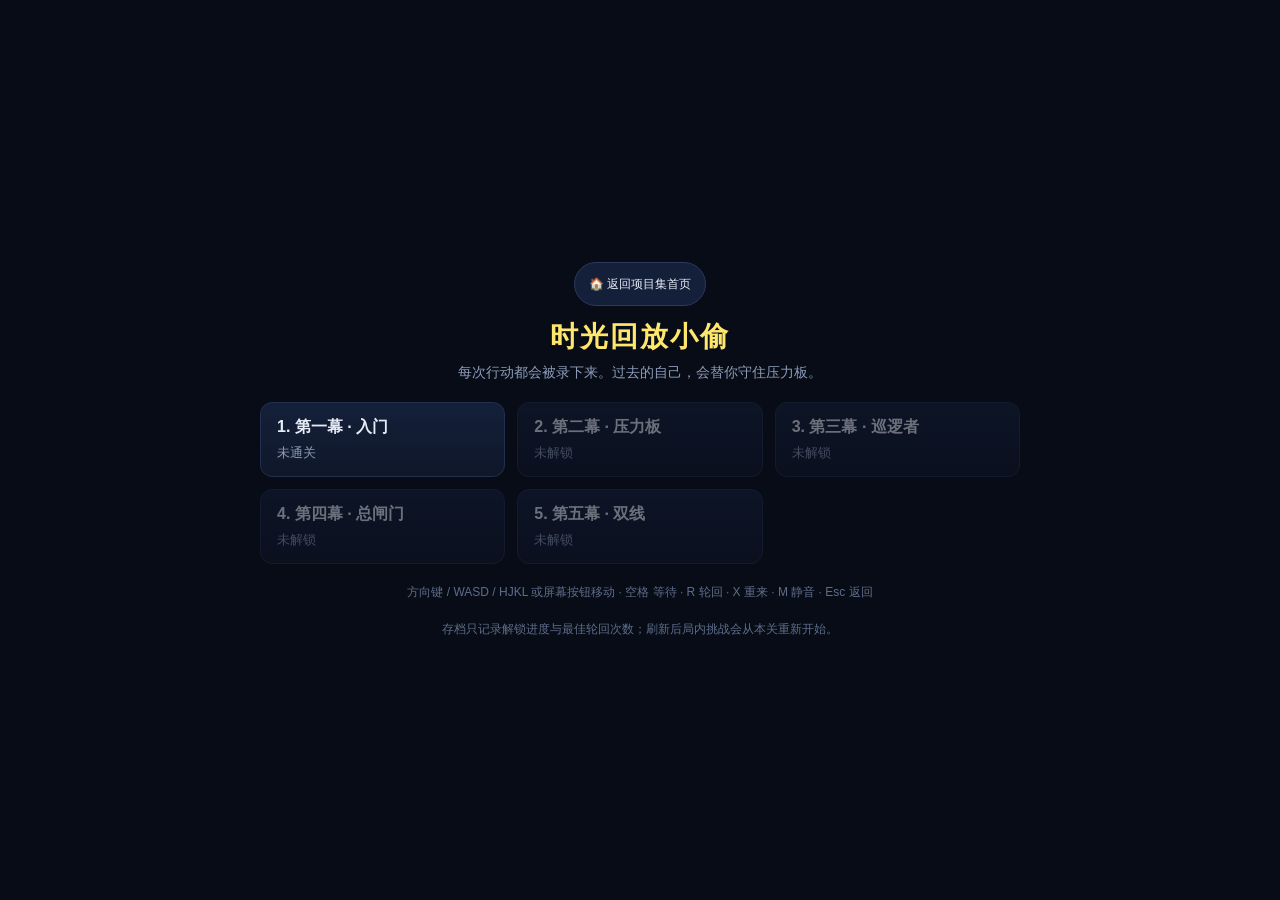
<file: loop-heist/index.html>
<!DOCTYPE html>
<html lang="zh-CN">
<head>
  <meta charset="UTF-8">
  <meta name="viewport" content="width=device-width, initial-scale=1.0, viewport-fit=cover">
  <meta name="theme-color" content="#080c16">
  <meta name="apple-mobile-web-app-capable" content="yes">
  <meta name="apple-mobile-web-app-status-bar-style" content="black-translucent">
  <meta name="apple-mobile-web-app-title" content="时光小偷">
  <title>时光回放小偷 · Loop Heist</title>
  <link rel="icon" href="data:image/svg+xml,%3Csvg xmlns='http://www.w3.org/2000/svg' viewBox='0 0 32 32'%3E%3Crect width='32' height='32' rx='6' fill='%23121a2e'/%3E%3Crect x='7' y='7' width='8' height='8' fill='%23ffe66d'/%3E%3Crect x='17' y='17' width='8' height='8' fill='%237dd3fc' fill-opacity='.5'/%3E%3C/svg%3E">
  <link rel="stylesheet" href="css/style.css">
</head>
<body>

  <!-- 关卡选择 -->
  <section id="menu" class="screen">
    <header class="menu-head">
      <div style="display:flex;justify-content:center;margin-bottom:12px">
        <a href="../" class="hud-btn" style="text-decoration:none;display:inline-flex;align-items:center;gap:6px;font-size:12px;padding:4px 14px;border-radius:999px;">🏠 返回项目集首页</a>
      </div>
      <h1>时光回放小偷</h1>
      <p>每次行动都会被录下来。过去的自己，会替你守住压力板。</p>
    </header>
    <div id="levelList" class="level-list"></div>
    <p class="menu-foot">方向键 / WASD / HJKL 或屏幕按钮移动 · 空格 等待 · R 轮回 · X 重来 · M 静音 · Esc 返回</p>
    <p class="menu-note">存档只记录解锁进度与最佳轮回次数；刷新后局内挑战会从本关重新开始。</p>
  </section>

  <!-- 游戏画面 -->
  <section id="game" class="screen" hidden>
    <div class="hud">
      <div class="hud-title">
        <span id="lvlName" class="hud-level"></span>
        <div style="display:flex;gap:8px">
          <a href="../" class="hud-btn" style="text-decoration:none;display:inline-flex;align-items:center;justify-content:center;min-width:48px">首页</a>
          <button id="btnMenu" class="hud-btn" type="button">选关</button>
        </div>
      </div>
      <div class="hud-stats">
        <span id="loopInfo"></span>
        <span id="lootInfo"></span>
        <span id="plateInfo"></span>
        <span id="tickInfo"></span>
      </div>
      <div class="hud-hint-row">
        <p id="hint" class="hud-hint"></p>
        <button id="btnHint" class="hud-btn hint-toggle" type="button" aria-expanded="true" title="展开或收起本关提示">提示</button>
      </div>
    </div>

    <div id="stage" class="stage">
      <canvas id="gameCanvas"></canvas>
      <div id="msg" class="toast" aria-live="polite"></div>
    </div>

    <div class="controls">
      <div id="dpad" class="dpad">
        <span></span>
        <button type="button" class="pad-btn" data-act="U" aria-label="上">▲</button>
        <span></span>
        <button type="button" class="pad-btn" data-act="L" aria-label="左">◀</button>
        <button type="button" class="pad-btn" data-act="W" aria-label="等待">●</button>
        <button type="button" class="pad-btn" data-act="R" aria-label="右">▶</button>
        <span></span>
        <button type="button" class="pad-btn" data-act="D" aria-label="下">▼</button>
        <span></span>
      </div>
      <div class="action-col">
        <button id="btnLoop" class="action-btn primary" type="button">轮回 R</button>
        <button id="btnReset" class="action-btn" type="button">重来 X</button>
        <button id="btnMute" class="action-btn" type="button">声音</button>
      </div>
    </div>

    <div id="overlay" class="overlay" hidden>
      <div class="overlay-card">
        <h2 id="overTitle"></h2>
        <p id="overText"></p>
        <div class="overlay-actions">
          <button id="btnNext" class="action-btn primary" type="button">下一关</button>
          <button id="btnRetry" class="action-btn" type="button">重来本关</button>
          <button id="btnOverMenu" class="action-btn" type="button">选关</button>
        </div>
      </div>
    </div>
  </section>

  <script src="js/levels.js"></script>
  <script src="js/sim.js"></script>
  <script src="js/audio.js"></script>
  <script src="js/render.js"></script>
  <script src="js/main.js"></script>
</body>
</html>
</file>
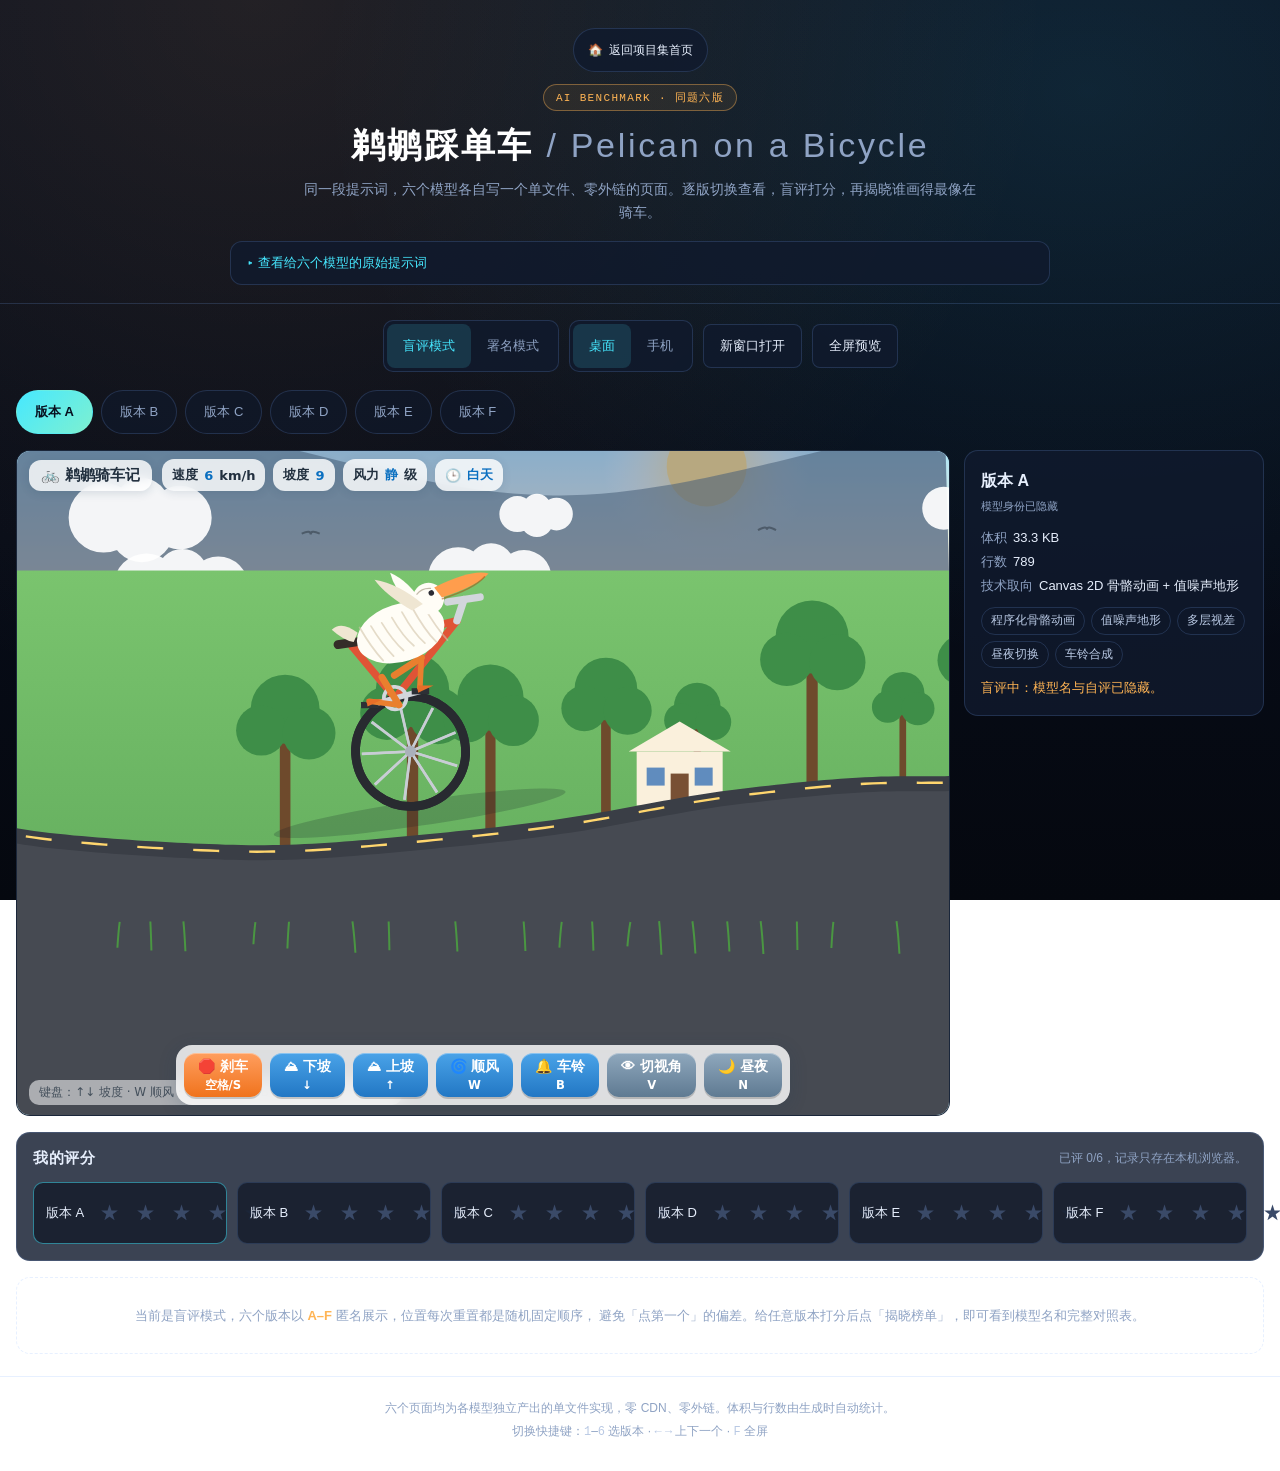
<file: pelican-bicycle/index.html>
<!DOCTYPE html>
<html lang="zh-CN">
<head>
<meta charset="UTF-8">
<meta name="viewport" content="width=device-width, initial-scale=1.0, viewport-fit=cover">
<meta name="theme-color" content="#0a1020">
<meta name="apple-mobile-web-app-capable" content="yes">
<meta name="apple-mobile-web-app-status-bar-style" content="black-translucent">
<meta name="apple-mobile-web-app-title" content="鹈鹕踩单车">
<title>鹈鹕踩单车 · 六模型同题对标</title>
<link rel="icon" href="data:image/svg+xml,<svg xmlns='http://www.w3.org/2000/svg' viewBox='0 0 32 32'><rect width='32' height='32' rx='8' fill='%230a1020'/><circle cx='11' cy='22' r='5' fill='none' stroke='%23ffb454' stroke-width='2'/><circle cx='23' cy='22' r='5' fill='none' stroke='%23ffb454' stroke-width='2'/><path d='M11 22l4-7h6' fill='none' stroke='%2346e8ff' stroke-width='2' stroke-linecap='round'/></svg>">
<style>
:root {
  --bg: #070c18;
  --bg-soft: #0d1526;
  --panel: rgba(16, 26, 46, 0.82);
  --border: rgba(120, 170, 255, 0.18);
  --text: #e6eefc;
  --dim: #8fa3c4;
  --beak: #ffb454;
  --sky: #46e8ff;
  --ok: #4be0a2;
  --mono: "SF Mono", ui-monospace, "Cascadia Code", Consolas, Menlo, monospace;
}
* { margin: 0; padding: 0; box-sizing: border-box; }
html { -webkit-text-size-adjust: 100%; }
body {
  min-height: 100vh;
  background:
    radial-gradient(ellipse at 20% 0%, rgba(255, 180, 84, 0.10) 0%, transparent 55%),
    radial-gradient(ellipse at 85% 10%, rgba(70, 232, 255, 0.10) 0%, transparent 50%),
    linear-gradient(180deg, #0a1020 0%, #070c18 60%, #05080f 100%);
  background-attachment: fixed;
  color: var(--text);
  font-family: -apple-system, BlinkMacSystemFont, "Segoe UI", "PingFang SC", "Microsoft YaHei", Roboto, sans-serif;
  padding: 0 0 env(safe-area-inset-bottom);
}
header {
  padding: calc(28px + env(safe-area-inset-top)) 20px 18px;
  text-align: center;
  border-bottom: 1px solid var(--border);
}
.badge {
  display: inline-block;
  padding: 5px 12px;
  border-radius: 999px;
  border: 1px solid rgba(255, 180, 84, 0.4);
  background: rgba(255, 180, 84, 0.08);
  color: var(--beak);
  font-family: var(--mono);
  font-size: 11px;
  letter-spacing: 0.12em;
  margin-bottom: 12px;
}
h1 {
  font-size: clamp(24px, 5vw, 34px);
  letter-spacing: 0.08em;
  color: #fff;
}
h1 .thin { color: var(--dim); font-weight: 300; }
.sub {
  margin: 10px auto 0;
  max-width: 680px;
  color: var(--dim);
  font-size: 13.5px;
  line-height: 1.7;
}
.prompt-box {
  max-width: 820px;
  margin: 16px auto 0;
  text-align: left;
  border: 1px solid var(--border);
  border-radius: 12px;
  background: var(--panel);
  overflow: hidden;
}
.prompt-box summary {
  cursor: pointer;
  padding: 12px 16px;
  font-size: 13px;
  color: var(--sky);
  list-style: none;
  user-select: none;
}
.prompt-box summary::-webkit-details-marker { display: none; }
.prompt-box summary::before { content: "▸ "; }
.prompt-box[open] summary::before { content: "▾ "; }
.prompt-box pre {
  margin: 0;
  padding: 0 16px 12px;
  white-space: pre-wrap;
  word-break: break-word;
  font-family: var(--mono);
  font-size: 12px;
  line-height: 1.75;
  color: #b9c9e4;
}
.prompt-box .btn { margin: 0 16px 14px; }

.toolbar {
  display: flex;
  flex-wrap: wrap;
  gap: 10px;
  align-items: center;
  justify-content: center;
  padding: 16px 16px 6px;
}
.seg {
  display: inline-flex;
  padding: 3px;
  border: 1px solid var(--border);
  border-radius: 10px;
  background: var(--panel);
}
.seg-btn, .btn {
  min-height: 44px;
  padding: 0 16px;
  border-radius: 8px;
  border: none;
  background: transparent;
  color: var(--dim);
  font-size: 13px;
  font-family: inherit;
  cursor: pointer;
  transition: background .15s, color .15s;
}
.seg-btn.active { background: rgba(70, 232, 255, 0.14); color: var(--sky); }
.btn {
  border: 1px solid var(--border);
  background: var(--panel);
  color: var(--text);
}
.btn:hover, .seg-btn:hover { background: rgba(70, 232, 255, 0.10); }
.btn:active, .seg-btn:active { transform: translateY(1px); }
.btn:disabled { opacity: .4; cursor: default; }

.tabs {
  display: flex;
  gap: 8px;
  overflow-x: auto;
  padding: 12px 16px;
  scrollbar-width: thin;
}
.tabs::-webkit-scrollbar { height: 6px; }
.tabs::-webkit-scrollbar-thumb { background: rgba(120, 170, 255, 0.25); border-radius: 3px; }
.tab {
  flex: 0 0 auto;
  min-height: 44px;
  padding: 0 18px;
  border-radius: 999px;
  border: 1px solid var(--border);
  background: rgba(16, 26, 46, 0.6);
  color: var(--dim);
  font-size: 13px;
  font-family: inherit;
  cursor: pointer;
  white-space: nowrap;
}
.tab.active {
  color: #08101f;
  background: linear-gradient(135deg, var(--sky), #7ef0d0);
  border-color: transparent;
  font-weight: 600;
}
.tab .star-mini { color: var(--beak); margin-left: 6px; font-size: 12px; }

.stage {
  display: grid;
  grid-template-columns: minmax(0, 1fr) 300px;
  gap: 14px;
  padding: 4px 16px 0;
  align-items: start;
}
.frame-wrap {
  position: relative;
  border: 1px solid var(--border);
  border-radius: 14px;
  overflow: hidden;
  background: #05080f;
  height: min(74vh, 760px);
  transition: max-width .2s;
}
.frame-wrap.phone {
  max-width: min(400px, 100%);
  height: min(74vh, 760px);
  margin: 0 auto;
  border-radius: 26px;
  border-width: 3px;
  border-color: rgba(120, 170, 255, 0.3);
}
.frame-wrap:fullscreen { height: 100vh; max-width: none; border: none; border-radius: 0; }
.frame-wrap iframe { width: 100%; height: 100%; border: 0; display: block; background: #05080f; }
.frame-wrap .loader {
  position: absolute;
  inset: 0;
  display: flex;
  align-items: center;
  justify-content: center;
  color: var(--dim);
  font-family: var(--mono);
  font-size: 12px;
  letter-spacing: 0.08em;
  background: #05080f;
  pointer-events: none;
  transition: opacity .3s;
}

.meta {
  border: 1px solid var(--border);
  border-radius: 14px;
  background: var(--panel);
  padding: 16px;
  font-size: 13px;
  line-height: 1.7;
}
.meta h3 { font-size: 16px; margin-bottom: 4px; }
.meta .model {
  font-family: var(--mono);
  font-size: 11px;
  color: var(--dim);
  word-break: break-all;
  margin-bottom: 10px;
}
.meta .k { color: var(--dim); }
.meta .row { display: flex; gap: 6px; margin-top: 2px; }
.meta .features { display: flex; flex-wrap: wrap; gap: 6px; margin-top: 10px; }
.meta .features span {
  font-size: 11.5px;
  color: #b9c9e4;
  border: 1px solid var(--border);
  border-radius: 999px;
  padding: 3px 9px;
}
.meta .note {
  margin-top: 10px;
  padding-top: 10px;
  border-top: 1px dashed var(--border);
  color: #b9c9e4;
  font-size: 12.5px;
}
.meta .blind-note { color: var(--beak); font-size: 12.5px; margin-top: 10px; }

.rate {
  margin: 16px 16px 0;
  padding: 16px;
  border: 1px solid var(--border);
  border-radius: 14px;
  background: var(--panel);
}
.rate-head {
  display: flex;
  flex-wrap: wrap;
  gap: 10px;
  align-items: center;
  justify-content: space-between;
}
.rate-head h2 { font-size: 15px; letter-spacing: 0.04em; }
.rate-head .hint { color: var(--dim); font-size: 12px; }
.stars { display: inline-flex; gap: 2px; }
.stars button {
  background: none;
  border: none;
  padding: 6px 2px;
  min-width: 34px;
  min-height: 44px;
  font-size: 19px;
  line-height: 1;
  color: #3a4a68;
  cursor: pointer;
  transition: color .12s, transform .12s;
}
.stars button.on { color: var(--beak); }
.stars button:hover { transform: scale(1.12); }
.rate-grid {
  display: grid;
  grid-template-columns: repeat(auto-fill, minmax(190px, 1fr));
  gap: 10px;
  margin-top: 14px;
}
.rate-item {
  display: flex;
  align-items: center;
  justify-content: space-between;
  gap: 8px;
  padding: 8px 12px;
  border: 1px solid var(--border);
  border-radius: 10px;
  background: rgba(8, 14, 28, 0.6);
}
.rate-item.current { border-color: rgba(70, 232, 255, 0.5); }
.rate-item .label { font-size: 13px; white-space: nowrap; overflow: visible; }
.rank {
  margin-top: 14px;
  padding-top: 12px;
  border-top: 1px dashed var(--border);
  display: none;
}
.rank.show { display: block; }
.rank ol { margin: 8px 0 0 20px; color: #c7d6ee; font-size: 13px; line-height: 1.9; }
.rank .score { color: var(--beak); font-family: var(--mono); font-size: 12px; margin-left: 6px; }

.table-wrap {
  margin: 16px;
  border: 1px solid var(--border);
  border-radius: 14px;
  background: var(--panel);
  overflow-x: auto;
}
table { border-collapse: collapse; width: 100%; min-width: 720px; font-size: 12.5px; }
th, td { padding: 12px 14px; text-align: left; border-bottom: 1px solid rgba(120, 170, 255, 0.10); vertical-align: top; }
th { color: var(--dim); font-weight: 500; font-size: 11.5px; letter-spacing: 0.06em; white-space: nowrap; }
td.num { font-family: var(--mono); color: #b9c9e4; white-space: nowrap; }
td.name { color: #fff; white-space: nowrap; }
td .m { display: block; font-family: var(--mono); font-size: 10.5px; color: var(--dim); margin-top: 2px; }
.table-hidden { display: none; }
.masked {
  margin: 16px;
  padding: 26px 18px;
  text-align: center;
  border: 1px dashed var(--border);
  border-radius: 14px;
  color: var(--dim);
  font-size: 13px;
  line-height: 1.8;
}
.masked strong { color: var(--beak); }

footer {
  margin-top: 22px;
  padding: 20px 16px calc(28px + env(safe-area-inset-bottom));
  border-top: 1px solid var(--border);
  text-align: center;
  color: var(--dim);
  font-size: 12px;
  line-height: 1.9;
}
footer code { font-family: var(--mono); color: #b9c9e4; }

@media (max-width: 900px) {
  .stage { grid-template-columns: minmax(0, 1fr); }
  .frame-wrap { height: 62vh; }
  .meta { order: 2; }
}
@media (max-width: 520px) {
  .toolbar { justify-content: flex-start; }
  .rate-grid { grid-template-columns: 1fr; }
  .frame-wrap.phone { max-width: 100%; }
}
</style>
</head>
<body>

<header>
  <div class="header-nav" style="display:flex;justify-content:center;margin-bottom:12px;">
    <a href="../" class="btn" style="text-decoration:none;display:inline-flex;align-items:center;gap:6px;font-size:12px;padding:4px 14px;border-radius:999px;">
      <span>🏠</span>
      <span>返回项目集首页</span>
    </a>
  </div>
  <div class="badge">AI BENCHMARK · 同题六版</div>
  <h1>鹈鹕踩单车 <span class="thin">/ Pelican on a Bicycle</span></h1>
  <p class="sub">
    同一段提示词，六个模型各自写一个单文件、零外链的页面。逐版切换查看，盲评打分，再揭晓谁画得最像在骑车。
  </p>
  <details class="prompt-box">
    <summary>查看给六个模型的原始提示词</summary>
    <pre id="promptText">请写一个单文件、自包含、双击即可离线运行的 HTML 页面，主题是「一只鹈鹕骑自行车」，把完整代码写入仓库文件。

硬性要求：
1. 只写这一个文件，不创建或修改其他文件，不启动本地服务，不安装依赖。
2. 零外部资源：禁止 CDN、外链脚本/样式/字体/图片/音频，禁止 fetch/XHR，禁止任何 http(s) 地址；自行车与鹈鹕必须程序化绘制（Canvas 2D、内联 SVG、CSS 任选）。
3. 真实骑行感：车轮转动、曲柄与蹬腿同步、身体随路面上下颠簸、背景视差滚动，让人一眼看出在骑车而不是摆拍。
4. 至少 3 个可操作交互或状态切换，例如加速/减速/刹车、坡度或风阻、昼夜或天气切换、合成的车铃或鸟鸣、视角切换；键盘与鼠标/触摸都能触发主要交互。
5. 移动端适配：viewport-fit=cover、安全区 env(safe-area-inset-*)、可点击目标不小于 44px；动画用 requestAnimationFrame；Canvas 或 AudioContext 不可用时降级提示而不是白屏报错。
6. 中文界面；代码整洁、关键逻辑有注释；页面打开 3 秒内能直接看懂在发生什么。
7. 直接动手写完整实现，不要把代码正文回传给我。完成后返回 tech、features、note。</pre>
    <button class="btn" id="copyPrompt" type="button">复制提示词</button>
  </details>
</header>

<section class="toolbar">
  <div class="seg" role="group" aria-label="显示模式">
    <button class="seg-btn active" id="modeBlind" type="button">盲评模式</button>
    <button class="seg-btn" id="modeNamed" type="button">署名模式</button>
  </div>
  <div class="seg" role="group" aria-label="预览宽度">
    <button class="seg-btn active" id="deviceDesktop" type="button">桌面</button>
    <button class="seg-btn" id="devicePhone" type="button">手机</button>
  </div>
  <button class="btn" id="btnOpen" type="button">新窗口打开</button>
  <button class="btn" id="btnFull" type="button">全屏预览</button>
</section>

<nav class="tabs" id="tabs" aria-label="版本切换"></nav>

<main class="stage">
  <div class="frame-wrap" id="frameWrap">
    <iframe id="frame" src="" title="模型版本预览" loading="eager"></iframe>
    <div class="loader" id="loader">加载中…</div>
  </div>
  <aside class="meta" id="meta"></aside>
</main>

<section class="rate">
  <div class="rate-head">
    <h2>我的评分</h2>
    <span class="hint" id="rateHint">点星号给当前版本打分，记录只存在本机浏览器。</span>
  </div>
  <div class="rate-grid" id="rateGrid"></div>
  <div class="rank" id="rank">
    <div class="hint" id="rankTitle">我的榜单</div>
    <ol id="rankList"></ol>
  </div>
</section>

<section class="table-wrap table-hidden" id="tableWrap">
  <table>
    <thead>
      <tr>
        <th>版本</th>
        <th>体积 / 行数</th>
        <th>绘制技术</th>
        <th>特性</th>
        <th>自评</th>
      </tr>
    </thead>
    <tbody id="tableBody"></tbody>
  </table>
</section>

<div class="masked" id="masked">
  当前是盲评模式，六个版本以 <strong>A–F</strong> 匿名展示，位置每次重置都是随机固定顺序，
  避免「点第一个」的偏差。给任意版本打分后点「揭晓榜单」，即可看到模型名和完整对照表。
</div>

<footer>
  六个页面均为各模型独立产出的单文件实现，零 CDN、零外链。体积与行数由生成时自动统计。<br>
  切换快捷键：<code>1</code>–<code>6</code> 选版本 · <code>←</code> <code>→</code> 上下一个 · <code>F</code> 全屏
</footer>

<script>
(function () {
  "use strict";

  /* 六版元信息：体积、行数、技术取向与自评由生成流程自动采集后写入 */
  var VERSIONS = [
    {
      key: "glm", name: "GLM", model: "magpie/group/glm", dir: "glm",
      bytes: 44934, lines: 1108,
      tech: "Canvas 2D 全程序化 + Web Audio",
      features: ["昼夜切换", "坡度变化", "车铃合成", "近景视角", "CSP 锁死零外链"],
      note: "单文件零依赖，另用 CSP meta 锁死零外链；白天/夜晚/坡度/近景均经无头 Chrome 实测。"
    },
    {
      key: "kimi", name: "Kimi", model: "magpie/group/kimi", dir: "kimi",
      bytes: 34127, lines: 789,
      tech: "Canvas 2D 骨骼动画 + 值噪声地形",
      features: ["程序化骨骼动画", "值噪声地形", "多层视差", "昼夜切换", "车铃合成"],
      note: "六版里体积最小；首轮车辆朝向与地面求解有缺陷，已由 Kimi 自行修复（正坐、轮着地、镜头居中）。"
    },
    {
      key: "step", name: "Step", model: "magpie/group/step", dir: "step",
      bytes: 54933, lines: 1218,
      tech: "纯 Canvas 2D + CSS 浮层 HUD",
      features: ["雨雪天气", "浮动 HUD", "坡度变化", "视角切换", "24 项逐帧自测"],
      note: "首轮 drawSunMoon 无参导致画布全黑，已由 Step 自行修复，并顺带校正太阳半径与黄昏位置。"
    },
    {
      key: "minimax", name: "MiniMax", model: "magpie/group/minimax", dir: "minimax",
      bytes: 72510, lines: 1707,
      tech: "Canvas 2D 全场景 + HTML/CSS HUD",
      features: ["天气切换", "视角切换", "车铃/鸟鸣/胎噪/风噪", "运动学修正", "降级遮罩"],
      note: "自测揪出画布状态栈失衡、遮罩盖屏、单位换算三处缺陷并修复，运动学与视差实测通过。"
    },
    {
      key: "deepseek", name: "DeepSeek", model: "magpie/group/deepseek", dir: "deepseek",
      bytes: 76759, lines: 2326,
      tech: "Canvas 2D + 内联 SVG 图标",
      features: ["雨雪天气", "昼夜切换", "坡度变化", "车铃合成", "视角切换"],
      note: "六版里行数最多；桌面/窄屏渲染、键盘与按钮交互、Canvas 与音频降级均经 headless 实跑。"
    },
    {
      key: "gemini", name: "Gemini 3.8 Flash", model: "magpie/antigravity/gemini-3.8-flash",
      dir: "gemini-3.8-flash", bytes: 71603, lines: 2122,
      tech: "Canvas 2D + 解析几何 IK",
      features: ["IK 骨骼约束", "晴空/日落/星夜/细雨", "坡度 ±8°", "加速减速", "车铃合成"],
      note: "用解析几何 IK 骨骼约束驱动鹈鹕蹬踏，动力学真实且带喜剧张力。"
    }
  ];

  var STORE_KEY = "pelican-bicycle:state:v1";
  var LETTERS = "ABCDEF";

  var els = {
    tabs: document.getElementById("tabs"),
    frame: document.getElementById("frame"),
    frameWrap: document.getElementById("frameWrap"),
    loader: document.getElementById("loader"),
    meta: document.getElementById("meta"),
    rateGrid: document.getElementById("rateGrid"),
    rateHint: document.getElementById("rateHint"),
    rank: document.getElementById("rank"),
    rankList: document.getElementById("rankList"),
    tableWrap: document.getElementById("tableWrap"),
    tableBody: document.getElementById("tableBody"),
    masked: document.getElementById("masked"),
    modeBlind: document.getElementById("modeBlind"),
    modeNamed: document.getElementById("modeNamed"),
    deviceDesktop: document.getElementById("deviceDesktop"),
    devicePhone: document.getElementById("devicePhone"),
    btnOpen: document.getElementById("btnOpen"),
    btnFull: document.getElementById("btnFull"),
    copyPrompt: document.getElementById("copyPrompt"),
    promptText: document.getElementById("promptText")
  };

  function loadState() {
    var fallback = { blind: true, seed: (Date.now() % 1000000007) | 0, ratings: {}, current: null };
    try {
      var raw = localStorage.getItem(STORE_KEY);
      if (!raw) return fallback;
      var parsed = JSON.parse(raw);
      var ratings = {};
      if (parsed && parsed.ratings && typeof parsed.ratings === "object") {
        Object.keys(parsed.ratings).forEach(function (k) {
          var v = parsed.ratings[k];
          if (typeof v === "number" && v >= 1 && v <= 5) ratings[k] = Math.round(v);
        });
      }
      var seed = typeof parsed.seed === "number" && isFinite(parsed.seed) ? Math.floor(parsed.seed) : fallback.seed;
      return {
        blind: parsed.blind !== false,
        seed: seed,
        ratings: ratings,
        current: typeof parsed.current === "string" ? parsed.current : null
      };
    } catch (e) {
      return fallback;
    }
  }

  function saveState() {
    try {
      localStorage.setItem(STORE_KEY, JSON.stringify({
        blind: state.blind, seed: state.seed, ratings: state.ratings, current: state.current
      }));
    } catch (e) { /* 隐私模式或配额异常：仅内存生效 */ }
  }

  var state = loadState();

  function mulberry32(a) {
    return function () {
      a |= 0; a = (a + 0x6D2B79F5) | 0;
      var t = Math.imul(a ^ (a >>> 15), 1 | a);
      t = (t + Math.imul(t ^ (t >>> 7), 61 | t)) ^ t;
      return ((t ^ (t >>> 14)) >>> 0) / 4294967296;
    };
  }

  function shuffled() {
    var arr = VERSIONS.slice();
    var rand = mulberry32(state.seed || 1);
    for (var i = arr.length - 1; i > 0; i--) {
      var j = Math.floor(rand() * (i + 1));
      var tmp = arr[i]; arr[i] = arr[j]; arr[j] = tmp;
    }
    return arr;
  }

  var order = shuffled();

  function byKey(key) {
    for (var i = 0; i < VERSIONS.length; i++) if (VERSIONS[i].key === key) return VERSIONS[i];
    return null;
  }

  function displayName(v) {
    if (!state.blind) return v.name;
    return "版本 " + LETTERS[order.indexOf(v)];
  }

  function esc(s) {
    return String(s == null ? "" : s)
      .replace(/&/g, "&amp;").replace(/</g, "&lt;").replace(/>/g, "&gt;")
      .replace(/"/g, "&quot;").replace(/'/g, "&#39;");
  }

  function fmtBytes(n) {
    if (!n) return "—";
    if (n >= 1024 * 1024) return (n / 1024 / 1024).toFixed(2) + " MB";
    return (n / 1024).toFixed(1) + " KB";
  }

  function currentKey() {
    var key = state.current;
    if (!key || !byKey(key)) key = order[0].key;
    return key;
  }

  function renderTabs() {
    var key = currentKey();
    var html = order.map(function (v) {
      var rating = state.ratings[v.key];
      return '<button class="tab' + (v.key === key ? " active" : "") + '" data-key="' + esc(v.key) + '" type="button">' +
        esc(displayName(v)) +
        (rating ? '<span class="star-mini">★' + rating + "</span>" : "") +
        "</button>";
    }).join("");
    els.tabs.innerHTML = html;
  }

  function renderMeta() {
    var v = byKey(currentKey());
    var rows = [];
    if (!state.blind) {
      rows.push('<h3>' + esc(v.name) + "</h3>");
      rows.push('<div class="model">' + esc(v.model) + "</div>");
    } else {
      rows.push("<h3>" + esc(displayName(v)) + "</h3>");
      rows.push('<div class="model">模型身份已隐藏</div>');
    }
    rows.push('<div class="row"><span class="k">体积</span><span>' + fmtBytes(v.bytes) + "</span></div>");
    rows.push('<div class="row"><span class="k">行数</span><span>' + (v.lines || "—") + "</span></div>");
    rows.push('<div class="row"><span class="k">技术取向</span><span>' + esc(v.tech || "—") + "</span></div>");
    if (v.features && v.features.length) {
      rows.push('<div class="features">' + v.features.map(function (f) {
        return "<span>" + esc(f) + "</span>";
      }).join("") + "</div>");
    }
    if (!state.blind && v.note) {
      rows.push('<div class="note">' + esc(v.note) + "</div>");
    }
    if (state.blind) {
      rows.push('<div class="blind-note">盲评中：模型名与自评已隐藏。</div>');
    }
    els.meta.innerHTML = rows.join("");
  }

  function renderRate() {
    els.rateGrid.innerHTML = order.map(function (v) {
      var rating = state.ratings[v.key] || 0;
      var stars = "";
      for (var s = 1; s <= 5; s++) {
        stars += '<button type="button" class="' + (s <= rating ? "on" : "") +
          '" data-key="' + esc(v.key) + '" data-score="' + s + '" aria-label="给' +
          esc(displayName(v)) + "打" + s + '分">★</button>';
      }
      return '<div class="rate-item' + (v.key === currentKey() ? " current" : "") + '">' +
        '<span class="label">' + esc(displayName(v)) + "</span>" +
        '<span class="stars">' + stars + "</span></div>";
    }).join("");
    var rated = Object.keys(state.ratings).length;
    els.rateHint.textContent = "已评 " + rated + "/6，记录只存在本机浏览器。";
  }

  function renderRank() {
    var rated = VERSIONS.filter(function (v) { return state.ratings[v.key]; });
    if (!rated.length) {
      els.rank.classList.remove("show");
      return;
    }
    var sorted = rated.slice().sort(function (a, b) {
      return state.ratings[b.key] - state.ratings[a.key];
    });
    els.rankList.innerHTML = sorted.map(function (v) {
      return "<li>" + esc(displayName(v)) +
        '<span class="score">' + state.ratings[v.key] + " / 5</span></li>";
    }).join("");
    els.rank.classList.add("show");
  }

  function renderTable() {
    if (state.blind) {
      els.tableWrap.classList.add("table-hidden");
      els.masked.style.display = "";
      return;
    }
    els.tableWrap.classList.remove("table-hidden");
    els.masked.style.display = "none";
    els.tableBody.innerHTML = VERSIONS.map(function (v) {
      return "<tr>" +
        '<td class="name">' + esc(v.name) + '<span class="m">' + esc(v.model) + "</span></td>" +
        '<td class="num">' + fmtBytes(v.bytes) + " / " + (v.lines || "—") + "</td>" +
        "<td>" + esc(v.tech || "—") + "</td>" +
        "<td>" + (v.features || []).map(esc).join(" · ") + "</td>" +
        "<td>" + esc(v.note || "—") + "</td>" +
        "</tr>";
    }).join("");
  }

  var loaderTimer = 0;
  function hideLoader() {
    if (loaderTimer) { clearTimeout(loaderTimer); loaderTimer = 0; }
    els.loader.style.opacity = "0";
  }

  function loadVersion(key, updateHash) {
    var v = byKey(key);
    if (!v) return;
    state.current = key;
    saveState();
    var src = "./" + v.dir + "/index.html";
    els.loader.style.opacity = "1";
    els.loader.textContent = "加载中…";
    if (els.frame.getAttribute("src") !== src) els.frame.setAttribute("src", src);
    if (loaderTimer) clearTimeout(loaderTimer);
    loaderTimer = setTimeout(hideLoader, 2500);
    renderTabs();
    renderMeta();
    renderRate();
    if (updateHash !== false) {
      try { history.replaceState(null, "", "#" + encodeURIComponent(key)); } catch (e) { location.hash = key; }
    }
  }

  els.frame.addEventListener("load", hideLoader);

  els.tabs.addEventListener("click", function (e) {
    var btn = e.target.closest(".tab");
    if (!btn) return;
    loadVersion(btn.getAttribute("data-key"));
  });

  els.rateGrid.addEventListener("click", function (e) {
    var btn = e.target.closest("button[data-score]");
    if (!btn) return;
    var key = btn.getAttribute("data-key");
    var score = parseInt(btn.getAttribute("data-score"), 10);
    if (state.ratings[key] === score) delete state.ratings[key];
    else state.ratings[key] = score;
    saveState();
    renderTabs();
    renderRate();
    renderRank();
  });

  function setMode(blind) {
    state.blind = blind;
    saveState();
    els.modeBlind.classList.toggle("active", blind);
    els.modeNamed.classList.toggle("active", !blind);
    renderTabs();
    renderMeta();
    renderRate();
    renderRank();
    renderTable();
  }

  els.modeBlind.addEventListener("click", function () { setMode(true); });
  els.modeNamed.addEventListener("click", function () { setMode(false); });

  els.deviceDesktop.addEventListener("click", function () {
    els.frameWrap.classList.remove("phone");
    els.deviceDesktop.classList.add("active");
    els.devicePhone.classList.remove("active");
  });
  els.devicePhone.addEventListener("click", function () {
    els.frameWrap.classList.add("phone");
    els.devicePhone.classList.add("active");
    els.deviceDesktop.classList.remove("active");
  });

  els.btnOpen.addEventListener("click", function () {
    var v = byKey(currentKey());
    window.open("./" + v.dir + "/index.html", "_blank", "noopener");
  });

  els.btnFull.addEventListener("click", function () {
    if (els.frameWrap.requestFullscreen) els.frameWrap.requestFullscreen();
    else if (els.frameWrap.webkitRequestFullscreen) els.frameWrap.webkitRequestFullscreen();
  });

  els.copyPrompt.addEventListener("click", function () {
    var text = els.promptText.textContent;
    function done() {
      var old = els.copyPrompt.textContent;
      els.copyPrompt.textContent = "已复制";
      setTimeout(function () { els.copyPrompt.textContent = old; }, 1400);
    }
    if (navigator.clipboard && navigator.clipboard.writeText) {
      navigator.clipboard.writeText(text).then(done, fallback);
    } else {
      fallback();
    }
    function fallback() {
      var ta = document.createElement("textarea");
      ta.value = text;
      ta.style.position = "fixed";
      ta.style.opacity = "0";
      document.body.appendChild(ta);
      ta.select();
      try { document.execCommand("copy"); done(); } catch (e) { /* 复制不可用 */ }
      document.body.removeChild(ta);
    }
  });

  document.addEventListener("keydown", function (e) {
    if (e.target && ["INPUT", "TEXTAREA", "SELECT"].includes(e.target.tagName)) return;
    if (e.key === "ArrowLeft" || e.key === "ArrowRight") {
      e.preventDefault();
      var idx = order.findIndex(function (v) { return v.key === currentKey(); });
      var next = e.key === "ArrowRight" ? (idx + 1) % order.length : (idx - 1 + order.length) % order.length;
      loadVersion(order[next].key);
      return;
    }
    if (e.key === "b" || e.key === "B") {
      e.preventDefault();
      setMode(!state.blind);
      return;
    }
    if (e.key === "f" || e.key === "F") {
      els.btnFull.click();
      return;
    }
    var digit = parseInt(e.key, 10);
    if (digit >= 1 && digit <= order.length) loadVersion(order[digit - 1].key);
  });

  function boot() {
    var hashKey = "";
    try { hashKey = decodeURIComponent((location.hash || "").replace(/^#/, "")); } catch (e) { hashKey = ""; }
    if (!byKey(hashKey)) hashKey = state.current;
    if (!byKey(hashKey)) hashKey = order[0].key;
    setMode(state.blind);
    loadVersion(hashKey, false);
  }

  boot();
})();
</script>
</body>
</html>
</file>
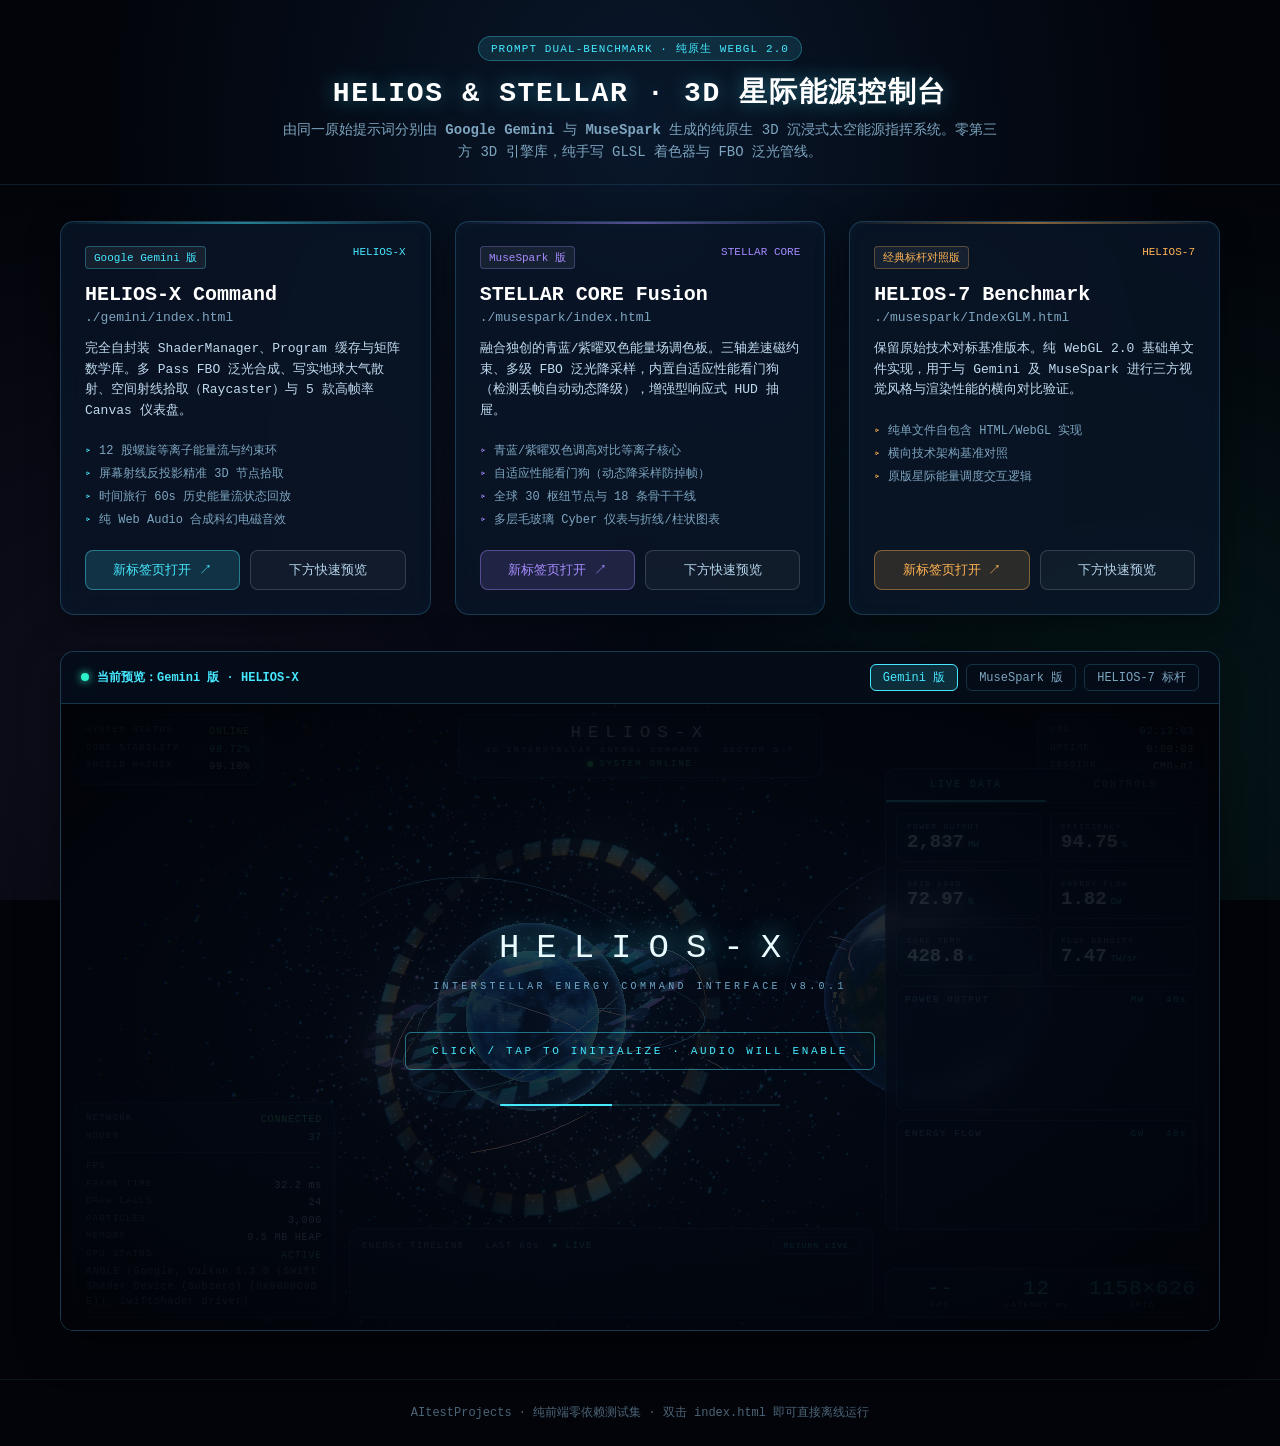
<file: space-energy/index.html>
<!DOCTYPE html>
<html lang="zh-CN">
<head>
<meta charset="UTF-8">
<meta name="viewport" content="width=device-width, initial-scale=1.0">
<title>HELIOS & STELLAR · 3D 星际能源控制台 (AI 对标平台)</title>
<style>
:root {
  --cyan: #46e8ff;
  --teal: #2df0c8;
  --amber: #ffb454;
  --violet: #a78bff;
  --bg-dark: #02040a;
  --panel-bg: rgba(10, 22, 40, 0.75);
  --panel-border: rgba(86, 200, 255, 0.22);
  --text-main: #d7f2ff;
  --text-dim: #7da5bf;
  --mono: "SF Mono", ui-monospace, "Cascadia Code", Consolas, Menlo, monospace;
}
* { margin: 0; padding: 0; box-sizing: border-box; }
body {
  background-color: var(--bg-dark);
  color: var(--text-main);
  font-family: -apple-system, BlinkMacSystemFont, "Segoe UI", Roboto, var(--mono), sans-serif;
  min-height: 100vh;
  display: flex;
  flex-direction: column;
  background-image: 
    radial-gradient(ellipse at 50% 15%, rgba(30, 80, 140, 0.25) 0%, transparent 60%),
    radial-gradient(circle at 10% 80%, rgba(167, 139, 255, 0.08) 0%, transparent 40%),
    radial-gradient(circle at 90% 80%, rgba(45, 240, 200, 0.08) 0%, transparent 40%);
  background-attachment: fixed;
}
header {
  padding: 36px 24px 20px;
  text-align: center;
  border-bottom: 1px solid rgba(86, 200, 255, 0.12);
}
.badge {
  display: inline-block;
  padding: 4px 12px;
  border-radius: 999px;
  background: rgba(70, 232, 255, 0.12);
  border: 1px solid rgba(70, 232, 255, 0.3);
  color: var(--cyan);
  font-size: 11px;
  font-family: var(--mono);
  letter-spacing: 0.1em;
  margin-bottom: 12px;
}
h1 {
  font-size: 28px;
  letter-spacing: 0.06em;
  color: #fff;
  text-shadow: 0 0 20px rgba(70, 232, 255, 0.4);
  margin-bottom: 8px;
}
.subtitle {
  color: var(--text-dim);
  font-size: 14px;
  max-width: 720px;
  margin: 0 auto;
  line-height: 1.6;
}
main {
  max-width: 1200px;
  margin: 0 auto;
  padding: 36px 20px 48px;
  flex: 1;
  width: 100%;
}
.grid {
  display: grid;
  grid-template-columns: repeat(auto-fit, minmax(340px, 1fr));
  gap: 24px;
  margin-bottom: 36px;
}
.card {
  background: var(--panel-bg);
  border: 1px solid var(--panel-border);
  border-radius: 14px;
  padding: 24px;
  display: flex;
  flex-direction: column;
  justify-content: space-between;
  backdrop-filter: blur(12px);
  -webkit-backdrop-filter: blur(12px);
  box-shadow: 0 8px 32px rgba(0, 0, 0, 0.4), inset 0 0 16px rgba(70, 232, 255, 0.03);
  transition: transform 0.25s ease, border-color 0.25s ease, box-shadow 0.25s ease;
  position: relative;
  overflow: hidden;
}
.card::before {
  content: "";
  position: absolute;
  top: 0; left: 0; right: 0;
  height: 2px;
  background: linear-gradient(90deg, transparent, var(--cyan), transparent);
  opacity: 0.5;
}
.card.musespark::before {
  background: linear-gradient(90deg, transparent, var(--violet), transparent);
}
.card.glm::before {
  background: linear-gradient(90deg, transparent, var(--amber), transparent);
}
.card:hover {
  transform: translateY(-4px);
  border-color: rgba(70, 232, 255, 0.45);
  box-shadow: 0 14px 40px rgba(0, 0, 0, 0.5), 0 0 24px rgba(70, 232, 255, 0.12);
}
.card.musespark:hover {
  border-color: rgba(167, 139, 255, 0.45);
  box-shadow: 0 14px 40px rgba(0, 0, 0, 0.5), 0 0 24px rgba(167, 139, 255, 0.12);
}
.card-header {
  display: flex;
  justify-content: space-between;
  align-items: flex-start;
  margin-bottom: 14px;
}
.card-tag {
  font-family: var(--mono);
  font-size: 11px;
  padding: 3px 8px;
  border-radius: 4px;
  background: rgba(255, 255, 255, 0.06);
  border: 1px solid rgba(255, 255, 255, 0.12);
}
.tag-gemini { color: var(--cyan); border-color: rgba(70, 232, 255, 0.3); }
.tag-musespark { color: var(--violet); border-color: rgba(167, 139, 255, 0.3); }
.tag-glm { color: var(--amber); border-color: rgba(255, 180, 84, 0.3); }
.card-title {
  font-size: 20px;
  color: #fff;
  margin-bottom: 4px;
}
.card-subtitle {
  font-size: 13px;
  color: var(--text-dim);
  margin-bottom: 14px;
  font-family: var(--mono);
}
.card-desc {
  font-size: 13px;
  line-height: 1.6;
  color: #c0daf0;
  margin-bottom: 20px;
  flex: 1;
}
.feature-list {
  list-style: none;
  font-size: 12px;
  color: var(--text-dim);
  margin-bottom: 22px;
  display: flex;
  flex-direction: column;
  gap: 6px;
}
.feature-list li {
  display: flex;
  align-items: center;
  gap: 8px;
}
.feature-list li::before {
  content: "▹";
  color: var(--cyan);
}
.card.musespark .feature-list li::before {
  color: var(--violet);
}
.card.glm .feature-list li::before {
  color: var(--amber);
}
.actions {
  display: flex;
  gap: 10px;
}
.btn {
  flex: 1;
  padding: 10px 14px;
  border-radius: 8px;
  text-decoration: none;
  text-align: center;
  font-size: 13px;
  font-weight: 500;
  cursor: pointer;
  transition: all 0.2s ease;
  display: inline-block;
  border: 1px solid transparent;
}
.btn-primary {
  background: rgba(70, 232, 255, 0.15);
  border-color: rgba(70, 232, 255, 0.4);
  color: var(--cyan);
}
.btn-primary:hover {
  background: rgba(70, 232, 255, 0.28);
  box-shadow: 0 0 16px rgba(70, 232, 255, 0.3);
}
.btn-secondary {
  background: rgba(255, 255, 255, 0.04);
  border-color: rgba(255, 255, 255, 0.15);
  color: #b5d5ed;
}
.btn-secondary:hover {
  background: rgba(255, 255, 255, 0.09);
  color: #fff;
}
.preview-section {
  background: var(--panel-bg);
  border: 1px solid var(--panel-border);
  border-radius: 14px;
  overflow: hidden;
  backdrop-filter: blur(12px);
  -webkit-backdrop-filter: blur(12px);
  display: flex;
  flex-direction: column;
  height: 680px;
  box-shadow: 0 12px 40px rgba(0, 0, 0, 0.5);
}
.preview-bar {
  padding: 12px 20px;
  background: rgba(4, 12, 24, 0.85);
  border-bottom: 1px solid var(--panel-border);
  display: flex;
  align-items: center;
  justify-content: space-between;
}
.preview-title {
  font-family: var(--mono);
  font-size: 12px;
  color: var(--cyan);
  display: flex;
  align-items: center;
  gap: 8px;
}
.preview-title span {
  display: inline-block;
  width: 8px;
  height: 8px;
  border-radius: 50%;
  background: #2df0c8;
  box-shadow: 0 0 8px #2df0c8;
}
.preview-tabs {
  display: flex;
  gap: 8px;
}
.preview-tab {
  padding: 4px 12px;
  border-radius: 6px;
  font-size: 12px;
  border: 1px solid rgba(86, 200, 255, 0.2);
  background: transparent;
  color: var(--text-dim);
  cursor: pointer;
  transition: all 0.2s;
  font-family: var(--mono);
}
.preview-tab.active {
  background: rgba(70, 232, 255, 0.15);
  color: var(--cyan);
  border-color: var(--cyan);
}
.preview-frame {
  flex: 1;
  width: 100%;
  height: 100%;
  border: none;
  background: #000;
}
footer {
  text-align: center;
  padding: 24px;
  font-size: 12px;
  color: rgba(125, 165, 191, 0.6);
  border-top: 1px solid rgba(86, 200, 255, 0.08);
  font-family: var(--mono);
}
</style>
</head>
<body>

<header>
  <div class="badge">PROMPT DUAL-BENCHMARK · 纯原生 WEBGL 2.0</div>
  <h1>HELIOS & STELLAR · 3D 星际能源控制台</h1>
  <p class="subtitle">
    由同一原始提示词分别由 <strong>Google Gemini</strong> 与 <strong>MuseSpark</strong> 生成的纯原生 3D 沉浸式太空能源指挥系统。零第三方 3D 引擎库，纯手写 GLSL 着色器与 FBO 泛光管线。
  </p>
</header>

<main>
  <div class="grid">
    <!-- Gemini 版本 -->
    <div class="card">
      <div>
        <div class="card-header">
          <span class="card-tag tag-gemini">Google Gemini 版</span>
          <span style="font-family:var(--mono);font-size:11px;color:var(--cyan)">HELIOS-X</span>
        </div>
        <h2 class="card-title">HELIOS-X Command</h2>
        <div class="card-subtitle">./gemini/index.html</div>
        <p class="card-desc">
          完全自封装 ShaderManager、Program 缓存与矩阵数学库。多 Pass FBO 泛光合成、写实地球大气散射、空间射线拾取（Raycaster）与 5 款高帧率 Canvas 仪表盘。
        </p>
        <ul class="feature-list">
          <li>12 股螺旋等离子能量流与约束环</li>
          <li>屏幕射线反投影精准 3D 节点拾取</li>
          <li>时间旅行 60s 历史能量流状态回放</li>
          <li>纯 Web Audio 合成科幻电磁音效</li>
        </ul>
      </div>
      <div class="actions">
        <a class="btn btn-primary" href="./gemini/index.html" target="_blank">新标签页打开 ↗</a>
        <button class="btn btn-secondary" onclick="loadPreview('./gemini/index.html', 'Gemini 版 · HELIOS-X', this)">下方快速预览</button>
      </div>
    </div>

    <!-- MuseSpark 版本 -->
    <div class="card musespark">
      <div>
        <div class="card-header">
          <span class="card-tag tag-musespark">MuseSpark 版</span>
          <span style="font-family:var(--mono);font-size:11px;color:var(--violet)">STELLAR CORE</span>
        </div>
        <h2 class="card-title">STELLAR CORE Fusion</h2>
        <div class="card-subtitle">./musespark/index.html</div>
        <p class="card-desc">
          融合独创的青蓝/紫曜双色能量场调色板。三轴差速磁约束、多级 FBO 泛光降采样，内置自适应性能看门狗（检测丢帧自动动态降级），增强型响应式 HUD 抽屉。
        </p>
        <ul class="feature-list">
          <li>青蓝/紫曜双色调高对比等离子核心</li>
          <li>自适应性能看门狗（动态降采样防掉帧）</li>
          <li>全球 30 枢纽节点与 18 条骨干干线</li>
          <li>多层毛玻璃 Cyber 仪表与折线/柱状图表</li>
        </ul>
      </div>
      <div class="actions">
        <a class="btn btn-primary" href="./musespark/index.html" target="_blank" style="background:rgba(167,139,255,0.15);border-color:rgba(167,139,255,0.4);color:var(--violet)">新标签页打开 ↗</a>
        <button class="btn btn-secondary" onclick="loadPreview('./musespark/index.html', 'MuseSpark 版 · STELLAR CORE', this)">下方快速预览</button>
      </div>
    </div>

    <!-- GLM 标杆对照版 -->
    <div class="card glm">
      <div>
        <div class="card-header">
          <span class="card-tag tag-glm">经典标杆对照版</span>
          <span style="font-family:var(--mono);font-size:11px;color:var(--amber)">HELIOS-7</span>
        </div>
        <h2 class="card-title">HELIOS-7 Benchmark</h2>
        <div class="card-subtitle">./musespark/IndexGLM.html</div>
        <p class="card-desc">
          保留原始技术对标基准版本。纯 WebGL 2.0 基础单文件实现，用于与 Gemini 及 MuseSpark 进行三方视觉风格与渲染性能的横向对比验证。
        </p>
        <ul class="feature-list">
          <li>纯单文件自包含 HTML/WebGL 实现</li>
          <li>横向技术架构基准对照</li>
          <li>原版星际能量调度交互逻辑</li>
        </ul>
      </div>
      <div class="actions">
        <a class="btn btn-primary" href="./musespark/IndexGLM.html" target="_blank" style="background:rgba(255,180,84,0.15);border-color:rgba(255,180,84,0.4);color:var(--amber)">新标签页打开 ↗</a>
        <button class="btn btn-secondary" onclick="loadPreview('./musespark/IndexGLM.html', '标杆对照版 · HELIOS-7', this)">下方快速预览</button>
      </div>
    </div>
  </div>

  <!-- 内嵌预览区域 -->
  <div class="preview-section">
    <div class="preview-bar">
      <div class="preview-title">
        <span></span>
        <strong id="previewTitle">当前预览：Gemini 版 · HELIOS-X</strong>
      </div>
      <div class="preview-tabs">
        <button class="preview-tab active" id="tabGemini" onclick="switchPreview('./gemini/index.html', 'Gemini 版 · HELIOS-X', this)">Gemini 版</button>
        <button class="preview-tab" id="tabMuseSpark" onclick="switchPreview('./musespark/index.html', 'MuseSpark 版 · STELLAR CORE', this)">MuseSpark 版</button>
        <button class="preview-tab" id="tabGLM" onclick="switchPreview('./musespark/IndexGLM.html', '标杆对照版 · HELIOS-7', this)">HELIOS-7 标杆</button>
      </div>
    </div>
    <iframe class="preview-frame" id="previewFrame" src="./gemini/index.html" loading="lazy"></iframe>
  </div>
</main>

<footer>
  AItestProjects · 纯前端零依赖测试集 · 双击 index.html 即可直接离线运行
</footer>

<script>
function loadPreview(url, title, triggerBtn) {
  var frame = document.getElementById('previewFrame');
  var titleEl = document.getElementById('previewTitle');
  frame.src = url;
  titleEl.textContent = '当前预览：' + title;

  document.querySelectorAll('.preview-tab').forEach(function(tab) {
    tab.classList.remove('active');
    if (tab.getAttribute('onclick').indexOf(url) !== -1) {
      tab.classList.add('active');
    }
  });

  document.querySelector('.preview-section').scrollIntoView({ behavior: 'smooth' });
}

function switchPreview(url, title, tabEl) {
  var frame = document.getElementById('previewFrame');
  var titleEl = document.getElementById('previewTitle');
  frame.src = url;
  titleEl.textContent = '当前预览：' + title;

  document.querySelectorAll('.preview-tab').forEach(function(t) { t.classList.remove('active'); });
  tabEl.classList.add('active');
}
</script>

</body>
</html>
</file>
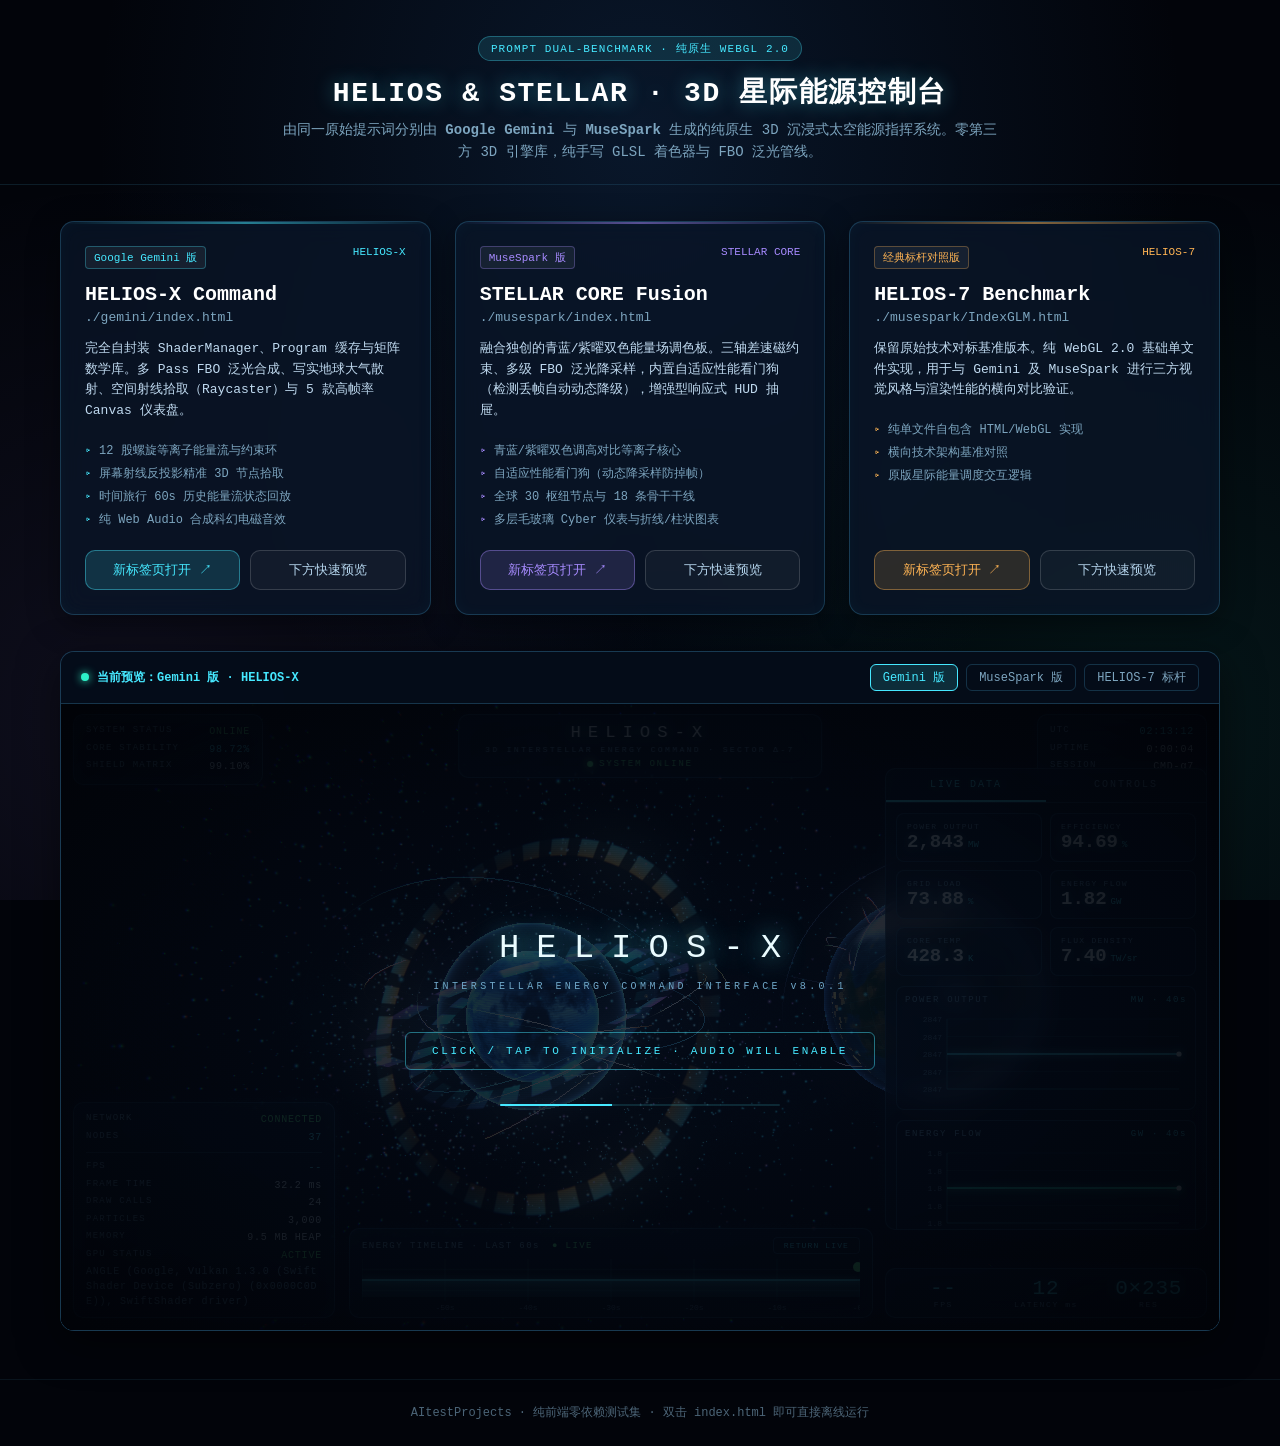
<file: stellar-fusion/index.html>
<!DOCTYPE html>
<html lang="zh-CN">
<head>
<meta charset="UTF-8">
<meta name="viewport" content="width=device-width, initial-scale=1.0, viewport-fit=cover">
<meta name="theme-color" content="#02040a">
<meta name="apple-mobile-web-app-capable" content="yes">
<meta name="apple-mobile-web-app-status-bar-style" content="black-translucent">
<meta name="apple-mobile-web-app-title" content="HELIOS 控制台">
<title>HELIOS & STELLAR · 3D 星际能源控制台 (AI 对标平台)</title>
<link rel="icon" href="data:image/svg+xml,<svg xmlns='http://www.w3.org/2000/svg' viewBox='0 0 32 32'><circle cx='16' cy='16' r='14' fill='%2302040a'/><circle cx='16' cy='16' r='8' fill='%2346e8ff'/><circle cx='16' cy='16' r='4' fill='%23fff'/></svg>">
<style>
:root {
  --cyan: #46e8ff;
  --teal: #2df0c8;
  --amber: #ffb454;
  --violet: #a78bff;
  --bg-dark: #02040a;
  --panel-bg: rgba(10, 22, 40, 0.75);
  --panel-border: rgba(86, 200, 255, 0.22);
  --text-main: #d7f2ff;
  --text-dim: #7da5bf;
  --mono: "SF Mono", ui-monospace, "Cascadia Code", Consolas, Menlo, monospace;
}
* { margin: 0; padding: 0; box-sizing: border-box; }
body {
  background-color: var(--bg-dark);
  color: var(--text-main);
  font-family: -apple-system, BlinkMacSystemFont, "Segoe UI", Roboto, var(--mono), sans-serif;
  min-height: 100vh;
  display: flex;
  flex-direction: column;
  background-image: 
    radial-gradient(ellipse at 50% 15%, rgba(30, 80, 140, 0.25) 0%, transparent 60%),
    radial-gradient(circle at 10% 80%, rgba(167, 139, 255, 0.08) 0%, transparent 40%),
    radial-gradient(circle at 90% 80%, rgba(45, 240, 200, 0.08) 0%, transparent 40%);
  background-attachment: fixed;
}
header {
  padding: 36px 24px 20px;
  text-align: center;
  border-bottom: 1px solid rgba(86, 200, 255, 0.12);
}
.badge {
  display: inline-block;
  padding: 4px 12px;
  border-radius: 999px;
  background: rgba(70, 232, 255, 0.12);
  border: 1px solid rgba(70, 232, 255, 0.3);
  color: var(--cyan);
  font-size: 11px;
  font-family: var(--mono);
  letter-spacing: 0.1em;
  margin-bottom: 12px;
}
h1 {
  font-size: 28px;
  letter-spacing: 0.06em;
  color: #fff;
  text-shadow: 0 0 20px rgba(70, 232, 255, 0.4);
  margin-bottom: 8px;
}
.subtitle {
  color: var(--text-dim);
  font-size: 14px;
  max-width: 720px;
  margin: 0 auto;
  line-height: 1.6;
}
main {
  max-width: 1200px;
  margin: 0 auto;
  padding: 36px 20px 48px;
  flex: 1;
  width: 100%;
}
.grid {
  display: grid;
  grid-template-columns: repeat(auto-fit, minmax(340px, 1fr));
  gap: 24px;
  margin-bottom: 36px;
}
.card {
  background: var(--panel-bg);
  border: 1px solid var(--panel-border);
  border-radius: 14px;
  padding: 24px;
  display: flex;
  flex-direction: column;
  justify-content: space-between;
  backdrop-filter: blur(12px);
  -webkit-backdrop-filter: blur(12px);
  box-shadow: 0 8px 32px rgba(0, 0, 0, 0.4), inset 0 0 16px rgba(70, 232, 255, 0.03);
  transition: transform 0.25s ease, border-color 0.25s ease, box-shadow 0.25s ease;
  position: relative;
  overflow: hidden;
}
.card::before {
  content: "";
  position: absolute;
  top: 0; left: 0; right: 0;
  height: 2px;
  background: linear-gradient(90deg, transparent, var(--cyan), transparent);
  opacity: 0.5;
}
.card.musespark::before {
  background: linear-gradient(90deg, transparent, var(--violet), transparent);
}
.card.glm::before {
  background: linear-gradient(90deg, transparent, var(--amber), transparent);
}
.card:hover {
  transform: translateY(-4px);
  border-color: rgba(70, 232, 255, 0.45);
  box-shadow: 0 14px 40px rgba(0, 0, 0, 0.5), 0 0 24px rgba(70, 232, 255, 0.12);
}
.card.musespark:hover {
  border-color: rgba(167, 139, 255, 0.45);
  box-shadow: 0 14px 40px rgba(0, 0, 0, 0.5), 0 0 24px rgba(167, 139, 255, 0.12);
}
.card-header {
  display: flex;
  justify-content: space-between;
  align-items: flex-start;
  margin-bottom: 14px;
}
.card-tag {
  font-family: var(--mono);
  font-size: 11px;
  padding: 3px 8px;
  border-radius: 4px;
  background: rgba(255, 255, 255, 0.06);
  border: 1px solid rgba(255, 255, 255, 0.12);
}
.tag-gemini { color: var(--cyan); border-color: rgba(70, 232, 255, 0.3); }
.tag-musespark { color: var(--violet); border-color: rgba(167, 139, 255, 0.3); }
.tag-glm { color: var(--amber); border-color: rgba(255, 180, 84, 0.3); }
.card-title {
  font-size: 20px;
  color: #fff;
  margin-bottom: 4px;
}
.card-subtitle {
  font-size: 13px;
  color: var(--text-dim);
  margin-bottom: 14px;
  font-family: var(--mono);
}
.card-desc {
  font-size: 13px;
  line-height: 1.6;
  color: #c0daf0;
  margin-bottom: 20px;
  flex: 1;
}
.feature-list {
  list-style: none;
  font-size: 12px;
  color: var(--text-dim);
  margin-bottom: 22px;
  display: flex;
  flex-direction: column;
  gap: 6px;
}
.feature-list li {
  display: flex;
  align-items: center;
  gap: 8px;
}
.feature-list li::before {
  content: "▹";
  color: var(--cyan);
}
.card.musespark .feature-list li::before {
  color: var(--violet);
}
.card.glm .feature-list li::before {
  color: var(--amber);
}
.actions {
  display: flex;
  gap: 10px;
}
.btn {
  flex: 1;
  padding: 10px 14px;
  border-radius: 10px;
  text-decoration: none;
  text-align: center;
  font-size: 13px;
  font-weight: 500;
  cursor: pointer;
  transition: background 0.2s ease, border-color 0.2s ease, box-shadow 0.2s ease,
              color 0.2s ease, transform 0.2s cubic-bezier(0.16, 1, 0.3, 1);
  display: inline-block;
  border: 1px solid transparent;
}
.btn:hover {
  transform: translateY(-1px);
}
.btn:active {
  transform: translateY(0);
}
.btn-primary {
  background: rgba(70, 232, 255, 0.15);
  border-color: rgba(70, 232, 255, 0.4);
  color: var(--cyan);
}
.btn-primary:hover {
  background: rgba(70, 232, 255, 0.28);
  box-shadow: 0 0 16px rgba(70, 232, 255, 0.3);
}
.btn-secondary {
  background: rgba(255, 255, 255, 0.04);
  border-color: rgba(255, 255, 255, 0.15);
  color: #b5d5ed;
}
.btn-secondary:hover {
  background: rgba(255, 255, 255, 0.09);
  color: #fff;
  border-color: rgba(255, 255, 255, 0.25);
}
.preview-section {
  position: relative;
  background: var(--panel-bg);
  border: 1px solid var(--panel-border);
  border-radius: 14px;
  overflow: hidden;
  backdrop-filter: blur(12px);
  -webkit-backdrop-filter: blur(12px);
  display: flex;
  flex-direction: column;
  height: 680px;
  box-shadow: 0 12px 40px rgba(0, 0, 0, 0.5);
}
.preview-bar {
  padding: 12px 20px;
  background: rgba(4, 12, 24, 0.85);
  border-bottom: 1px solid var(--panel-border);
  display: flex;
  align-items: center;
  justify-content: space-between;
}
.preview-title {
  font-family: var(--mono);
  font-size: 12px;
  color: var(--cyan);
  display: flex;
  align-items: center;
  gap: 8px;
}
.preview-title span {
  display: inline-block;
  width: 8px;
  height: 8px;
  border-radius: 50%;
  background: #2df0c8;
  box-shadow: 0 0 8px #2df0c8;
}
.preview-tabs {
  display: flex;
  gap: 8px;
}
.preview-tab {
  padding: 4px 12px;
  border-radius: 6px;
  font-size: 12px;
  border: 1px solid rgba(86, 200, 255, 0.2);
  background: transparent;
  color: var(--text-dim);
  cursor: pointer;
  transition: all 0.2s;
  font-family: var(--mono);
}
.preview-tab.active {
  background: rgba(70, 232, 255, 0.15);
  color: var(--cyan);
  border-color: var(--cyan);
}
.preview-frame {
  flex: 1;
  width: 100%;
  height: 100%;
  border: none;
  background: #000;
}
/* 预览加载覆盖层：WebGL 页面 shader 编译需数秒，切换期间给出明确反馈 */
.preview-loading {
  position: absolute;
  inset: 0;
  display: flex;
  align-items: center;
  justify-content: center;
  gap: 10px;
  background: #01040a;
  color: var(--text-dim);
  font-family: var(--mono);
  font-size: 12px;
  letter-spacing: 0.1em;
  z-index: 2;
  opacity: 1;
  transition: opacity 0.25s ease;
  pointer-events: none;
}
.preview-loading.hidden { opacity: 0; }
.preview-loading .spin {
  width: 14px;
  height: 14px;
  border: 2px solid rgba(70, 232, 255, 0.25);
  border-top-color: var(--cyan);
  border-radius: 50%;
  animation: previewSpin 0.8s linear infinite;
}
@keyframes previewSpin { to { transform: rotate(360deg); } }
@media (max-width: 768px) {
  header { padding: 32px 16px 16px; }
  h1 { font-size: 22px; }
  main { padding: 20px 14px 40px; }
  .grid { grid-template-columns: 1fr; gap: 16px; }
  .card { padding: 18px 16px; }
  .preview-section { height: 500px; }
  .preview-bar { flex-direction: column; align-items: flex-start; gap: 10px; padding: 10px 14px; }
  .preview-tabs { flex-wrap: wrap; width: 100%; }
  .preview-tab { flex: 1; text-align: center; }
  .actions { flex-direction: column; }
}
footer {
  text-align: center;
  padding: 24px;
  font-size: 12px;
  color: rgba(125, 165, 191, 0.6);
  border-top: 1px solid rgba(86, 200, 255, 0.08);
  font-family: var(--mono);
}
</style>
</head>
<body>

<header>
  <div class="badge">PROMPT DUAL-BENCHMARK · 纯原生 WEBGL 2.0</div>
  <h1>HELIOS & STELLAR · 3D 星际能源控制台</h1>
  <p class="subtitle">
    由同一原始提示词分别由 <strong>Google Gemini</strong> 与 <strong>MuseSpark</strong> 生成的纯原生 3D 沉浸式太空能源指挥系统。零第三方 3D 引擎库，纯手写 GLSL 着色器与 FBO 泛光管线。
  </p>
</header>

<main>
  <div class="grid">
    <!-- Gemini 版本 -->
    <div class="card">
      <div>
        <div class="card-header">
          <span class="card-tag tag-gemini">Google Gemini 版</span>
          <span style="font-family:var(--mono);font-size:11px;color:var(--cyan)">HELIOS-X</span>
        </div>
        <h2 class="card-title">HELIOS-X Command</h2>
        <div class="card-subtitle">./gemini/index.html</div>
        <p class="card-desc">
          完全自封装 ShaderManager、Program 缓存与矩阵数学库。多 Pass FBO 泛光合成、写实地球大气散射、空间射线拾取（Raycaster）与 5 款高帧率 Canvas 仪表盘。
        </p>
        <ul class="feature-list">
          <li>12 股螺旋等离子能量流与约束环</li>
          <li>屏幕射线反投影精准 3D 节点拾取</li>
          <li>时间旅行 60s 历史能量流状态回放</li>
          <li>纯 Web Audio 合成科幻电磁音效</li>
        </ul>
      </div>
      <div class="actions">
        <a class="btn btn-primary" href="./gemini/index.html" target="_blank">新标签页打开 ↗</a>
        <button class="btn btn-secondary" onclick="loadPreview('./gemini/index.html', 'Gemini 版 · HELIOS-X')">下方快速预览</button>
      </div>
    </div>

    <!-- MuseSpark 版本 -->
    <div class="card musespark">
      <div>
        <div class="card-header">
          <span class="card-tag tag-musespark">MuseSpark 版</span>
          <span style="font-family:var(--mono);font-size:11px;color:var(--violet)">STELLAR CORE</span>
        </div>
        <h2 class="card-title">STELLAR CORE Fusion</h2>
        <div class="card-subtitle">./musespark/index.html</div>
        <p class="card-desc">
          融合独创的青蓝/紫曜双色能量场调色板。三轴差速磁约束、多级 FBO 泛光降采样，内置自适应性能看门狗（检测丢帧自动动态降级），增强型响应式 HUD 抽屉。
        </p>
        <ul class="feature-list">
          <li>青蓝/紫曜双色调高对比等离子核心</li>
          <li>自适应性能看门狗（动态降采样防掉帧）</li>
          <li>全球 30 枢纽节点与 18 条骨干干线</li>
          <li>多层毛玻璃 Cyber 仪表与折线/柱状图表</li>
        </ul>
      </div>
      <div class="actions">
        <a class="btn btn-primary" href="./musespark/index.html" target="_blank" style="background:rgba(167,139,255,0.15);border-color:rgba(167,139,255,0.4);color:var(--violet)">新标签页打开 ↗</a>
        <button class="btn btn-secondary" onclick="loadPreview('./musespark/index.html', 'MuseSpark 版 · STELLAR CORE')">下方快速预览</button>
      </div>
    </div>

    <!-- GLM 标杆对照版 -->
    <div class="card glm">
      <div>
        <div class="card-header">
          <span class="card-tag tag-glm">经典标杆对照版</span>
          <span style="font-family:var(--mono);font-size:11px;color:var(--amber)">HELIOS-7</span>
        </div>
        <h2 class="card-title">HELIOS-7 Benchmark</h2>
        <div class="card-subtitle">./musespark/IndexGLM.html</div>
        <p class="card-desc">
          保留原始技术对标基准版本。纯 WebGL 2.0 基础单文件实现，用于与 Gemini 及 MuseSpark 进行三方视觉风格与渲染性能的横向对比验证。
        </p>
        <ul class="feature-list">
          <li>纯单文件自包含 HTML/WebGL 实现</li>
          <li>横向技术架构基准对照</li>
          <li>原版星际能量调度交互逻辑</li>
        </ul>
      </div>
      <div class="actions">
        <a class="btn btn-primary" href="./musespark/IndexGLM.html" target="_blank" style="background:rgba(255,180,84,0.15);border-color:rgba(255,180,84,0.4);color:var(--amber)">新标签页打开 ↗</a>
        <button class="btn btn-secondary" onclick="loadPreview('./musespark/IndexGLM.html', '标杆对照版 · HELIOS-7')">下方快速预览</button>
      </div>
    </div>
  </div>

  <!-- 内嵌预览区域 -->
  <div class="preview-section">
    <div class="preview-bar">
      <div class="preview-title">
        <span></span>
        <strong id="previewTitle">当前预览：Gemini 版 · HELIOS-X</strong>
      </div>
      <div class="preview-tabs">
        <button class="preview-tab active" id="tabGemini" onclick="switchPreview('./gemini/index.html', 'Gemini 版 · HELIOS-X', this)">Gemini 版</button>
        <button class="preview-tab" id="tabMuseSpark" onclick="switchPreview('./musespark/index.html', 'MuseSpark 版 · STELLAR CORE', this)">MuseSpark 版</button>
        <button class="preview-tab" id="tabGLM" onclick="switchPreview('./musespark/IndexGLM.html', '标杆对照版 · HELIOS-7', this)">HELIOS-7 标杆</button>
      </div>
    </div>
    <iframe class="preview-frame" id="previewFrame" src="./gemini/index.html" loading="lazy"></iframe>
    <div class="preview-loading hidden" id="previewLoading"><span class="spin"></span><span>PREVIEW LOADING…</span></div>
  </div>
</main>

<footer>
  AItestProjects · 纯前端零依赖测试集 · 双击 index.html 即可直接离线运行
</footer>

<script>
var _previewLoadingTimer = 0;
function setPreview(url, title, tabEl, scrollToView) {
  var frame = document.getElementById('previewFrame');
  var titleEl = document.getElementById('previewTitle');
  var loading = document.getElementById('previewLoading');
  /* 同地址短路：重复点击当前 tab 不触发整页重载（WebGL 页面重载成本极高） */
  var currentSrc = frame.getAttribute('src') || '';
  if (currentSrc === url) {
    document.querySelectorAll('.preview-tab').forEach(function(tab) {
      tab.classList.toggle('active', tab === tabEl);
    });
    if (scrollToView) document.querySelector('.preview-section').scrollIntoView({ behavior: 'smooth' });
    return;
  }
  try { frame.contentWindow.stop(); } catch (e) {}
  frame.src = url;
  titleEl.textContent = '当前预览：' + title;

  /* 显示加载态：iframe load 后隐藏；8s 超时兜底避免 file:// 下 load 事件缺失时永久转圈 */
  if (loading) {
    loading.classList.remove('hidden');
    if (_previewLoadingTimer) clearTimeout(_previewLoadingTimer);
    _previewLoadingTimer = setTimeout(function () { loading.classList.add('hidden'); }, 8000);
  }

  document.querySelectorAll('.preview-tab').forEach(function(tab) {
    tab.classList.remove('active');
    if (tab === tabEl || (!tabEl && tab.getAttribute('onclick') && tab.getAttribute('onclick').indexOf(url) !== -1)) {
      tab.classList.add('active');
    }
  });

  if (scrollToView) {
    document.querySelector('.preview-section').scrollIntoView({ behavior: 'smooth' });
  }
}

(function () {
  var frame = document.getElementById('previewFrame');
  var loading = document.getElementById('previewLoading');
  frame.addEventListener('load', function () {
    if (loading) loading.classList.add('hidden');
    if (_previewLoadingTimer) { clearTimeout(_previewLoadingTimer); _previewLoadingTimer = 0; }
  });
})();

function loadPreview(url, title) {
  setPreview(url, title, null, true);
}

function switchPreview(url, title, tabEl) {
  setPreview(url, title, tabEl, false);
}
</script>

</body>
</html>
</file>
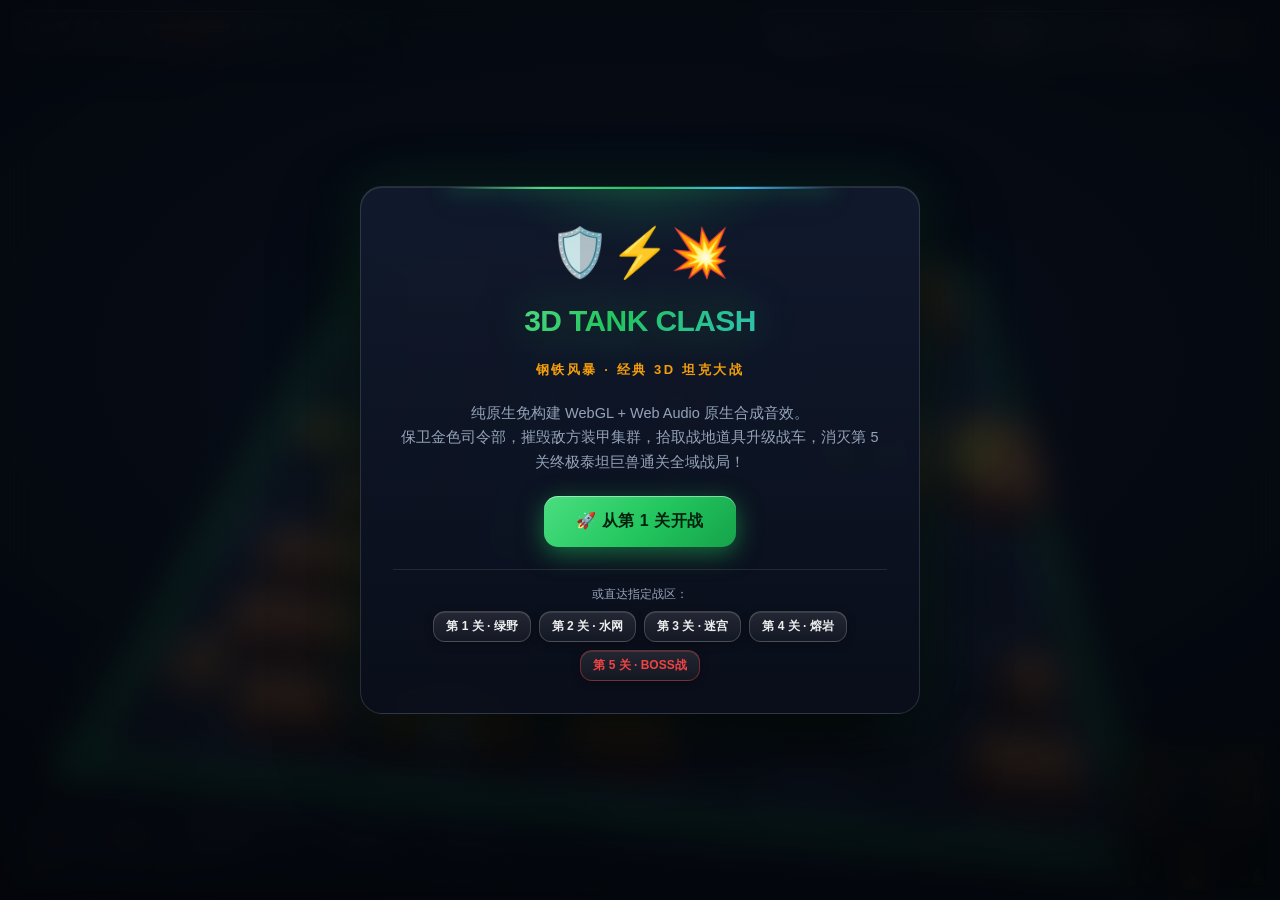
<file: tank-battle/index.html>
<!DOCTYPE html>
<html lang="zh-CN">
<head>
  <meta charset="UTF-8">
  <meta name="viewport" content="width=device-width, initial-scale=1.0, maximum-scale=1.0, user-scalable=no, viewport-fit=cover">
  <meta name="theme-color" content="#070b14">
  <meta name="apple-mobile-web-app-capable" content="yes">
  <meta name="apple-mobile-web-app-status-bar-style" content="black-translucent">
  <meta name="apple-mobile-web-app-title" content="钢铁风暴坦克战">
  <title>3D Tank Clash · 钢铁风暴 3D 坦克大战</title>
  <meta name="description" content="纯原生 WebGL + Web Audio 实现的 3D 经典坦克大战进化版。零依赖、零构建，支持 5 大关卡、BOSS 决战、多兵种敌人、道具合成、多视角切换与全平台适配。">
  <link rel="icon" href="favicon.svg" type="image/svg+xml">
  <style>
    :root {
      --bg: #070b14;
      --bg-deep: #03050a;
      --card-bg: rgba(13, 20, 36, 0.72);
      --card-bg-solid: rgba(10, 16, 28, 0.94);
      --border: rgba(255, 255, 255, 0.1);
      --border-glow: rgba(34, 197, 94, 0.35);
      --primary: #22c55e;
      --primary-light: #4ade80;
      --primary-glow: rgba(34, 197, 94, 0.45);
      --accent-amber: #f59e0b;
      --accent-red: #ef4444;
      --accent-cyan: #06b6d4;
      --accent-purple: #a855f7;
      --text: #f8fafc;
      --text-muted: #94a3b8;
      --text-dim: #64748b;
      --font-mono: ui-monospace, SFMono-Regular, "SF Mono", Menlo, Consolas, monospace;
      --font-sans: -apple-system, BlinkMacSystemFont, "Segoe UI", Roboto, "PingFang SC", "Hiragino Sans GB", "Microsoft YaHei", sans-serif;
      --shadow-card: 0 10px 30px rgba(0, 0, 0, 0.6), 0 0 0 1px rgba(255, 255, 255, 0.04), inset 0 1px 0 rgba(255, 255, 255, 0.08);
      --shadow-glow-green: 0 0 20px rgba(34, 197, 94, 0.35), 0 0 60px rgba(34, 197, 94, 0.15);
      --shadow-glow-red: 0 0 20px rgba(239, 68, 68, 0.35), 0 0 60px rgba(239, 68, 68, 0.15);
      --transition-smooth: all 0.25s cubic-bezier(0.4, 0, 0.2, 1);
    }

    * {
      box-sizing: border-box;
      margin: 0;
      padding: 0;
      user-select: none;
      -webkit-user-select: none;
    }

    html, body {
      width: 100%;
      height: 100%;
      overflow: hidden;
      background:
        radial-gradient(ellipse 120% 80% at 50% -20%, rgba(34, 197, 94, 0.06) 0%, transparent 55%),
        radial-gradient(ellipse 100% 70% at 50% 120%, rgba(6, 182, 212, 0.05) 0%, transparent 55%),
        var(--bg-deep);
      font-family: var(--font-sans);
      color: var(--text);
    }

    #canvas-container {
      position: absolute;
      inset: 0;
      width: 100%;
      height: 100%;
      z-index: 1;
    }

    #gl-canvas {
      width: 100%;
      height: 100%;
      display: block;
      touch-action: none;
    }

    /* ========================================================
       HUD Overlay & Status
       ======================================================== */
    #hud {
      position: absolute;
      inset: 0;
      pointer-events: none;
      z-index: 10;
      display: flex;
      flex-direction: column;
      justify-content: space-between;
      padding: 10px 12px;
    }

    .hud-top {
      display: flex;
      justify-content: space-between;
      align-items: flex-start;
      gap: 16px;
    }

    .hud-card {
      position: relative;
      background: linear-gradient(160deg, rgba(22, 32, 52, 0.82), rgba(10, 16, 28, 0.86));
      backdrop-filter: blur(12px) saturate(140%);
      -webkit-backdrop-filter: blur(12px) saturate(140%);
      border: 1px solid rgba(255, 255, 255, 0.09);
      border-radius: 12px;
      padding: 8px 12px;
      box-shadow: 0 10px 28px rgba(0, 0, 0, 0.5),
                  inset 0 1px 0 rgba(255, 255, 255, 0.07);
      pointer-events: auto;
      overflow: hidden;
      animation: hudFloatIn 0.55s cubic-bezier(0.16, 1, 0.3, 1) backwards;
    }

    .hud-card::before {
      content: '';
      position: absolute;
      top: 0;
      left: 10%;
      right: 10%;
      height: 1px;
      background: linear-gradient(90deg, transparent, rgba(255, 255, 255, 0.45), transparent);
      pointer-events: none;
    }

    .hud-card::after {
      content: '';
      position: absolute;
      inset: 0;
      border-radius: 14px;
      padding: 1px;
      background: linear-gradient(160deg, rgba(255,255,255,0.22), rgba(255,255,255,0.02) 40%, rgba(34,197,94,0.06) 100%);
      -webkit-mask: linear-gradient(#fff 0 0) content-box, linear-gradient(#fff 0 0);
      -webkit-mask-composite: xor;
      mask-composite: exclude;
      pointer-events: none;
    }

    @keyframes hudFloatIn {
      from { opacity: 0; transform: translateY(-14px) scale(0.97); }
      to   { opacity: 1; transform: translateY(0) scale(1); }
    }

    .stat-row {
      display: flex;
      align-items: center;
      gap: 10px;
      font-family: var(--font-mono);
      font-size: 12px;
      position: relative;
      z-index: 1;
    }

    .stat-item {
      display: flex;
      align-items: center;
      gap: 7px;
    }

    .stat-label {
      color: var(--text-dim);
      font-size: 11px;
      font-weight: 600;
      letter-spacing: 0.1em;
    }

    .stat-val {
      font-weight: 800;
      color: #fff;
      font-variant-numeric: tabular-nums;
      letter-spacing: -0.01em;
    }

    .health-bar-wrap {
      width: 90px;
      height: 8px;
      background: rgba(0, 0, 0, 0.55);
      border-radius: 6px;
      overflow: hidden;
      border: 1px solid rgba(255, 255, 255, 0.14);
      box-shadow: inset 0 2px 6px rgba(0, 0, 0, 0.7), 0 1px 0 rgba(255, 255, 255, 0.06);
      position: relative;
    }

    .health-bar-fill {
      height: 100%;
      width: 100%;
      background: linear-gradient(90deg, #ef4444, #f59e0b, #22c55e);
      background-size: 200% 100%;
      transition: width 0.3s cubic-bezier(0.16, 1, 0.3, 1), background-position 0.3s;
      box-shadow: inset 0 1px 0 rgba(255, 255, 255, 0.35), 0 0 12px rgba(34, 197, 94, 0.35);
      position: relative;
      overflow: hidden;
    }

    .health-bar-fill::after {
      content: '';
      position: absolute;
      inset: 0;
      background: linear-gradient(180deg, rgba(255,255,255,0.25) 0%, transparent 45%, rgba(0,0,0,0.15) 100%);
      pointer-events: none;
    }

    .boss-bar-wrap {
      position: absolute;
      top: 62px;
      left: 50%;
      transform: translateX(-50%);
      width: min(440px, 92vw);
      background: linear-gradient(180deg, rgba(35, 10, 12, 0.92), rgba(15, 15, 22, 0.92));
      border: 1px solid rgba(239, 68, 68, 0.45);
      border-radius: 12px;
      padding: 10px 16px;
      box-shadow: 0 0 40px rgba(239, 68, 68, 0.35), inset 0 1px 0 rgba(255, 120, 120, 0.18);
      display: none;
      flex-direction: column;
      gap: 6px;
      z-index: 15;
      backdrop-filter: blur(14px);
      -webkit-backdrop-filter: blur(14px);
      animation: bossPulseGlow 2.2s ease-in-out infinite;
      pointer-events: none;
    }

    @keyframes bossPulseGlow {
      0%, 100% { box-shadow: 0 0 40px rgba(239, 68, 68, 0.3), inset 0 1px 0 rgba(255, 120, 120, 0.18); }
      50%      { box-shadow: 0 0 58px rgba(239, 68, 68, 0.55), inset 0 1px 0 rgba(255, 120, 120, 0.3); }
    }

    .boss-bar-wrap.active {
      display: flex;
    }

    .boss-title-row {
      display: flex;
      justify-content: space-between;
      align-items: center;
      font-size: 12.5px;
      font-weight: 800;
      color: #fca5a5;
      letter-spacing: 0.08em;
      text-shadow: 0 0 14px rgba(239, 68, 68, 0.65);
      font-family: var(--font-mono);
    }

    .boss-bar {
      width: 100%;
      height: 14px;
      background: rgba(0, 0, 0, 0.65);
      border-radius: 7px;
      overflow: hidden;
      border: 1px solid rgba(255, 255, 255, 0.16);
      box-shadow: inset 0 2px 8px rgba(0, 0, 0, 0.8);
      position: relative;
    }

    .boss-bar-fill {
      height: 100%;
      width: 100%;
      background: linear-gradient(90deg, #f97316, #ef4444, #dc2626);
      transition: width 0.18s linear;
      box-shadow: inset 0 1px 0 rgba(255, 200, 150, 0.4), 0 0 16px rgba(239, 68, 68, 0.5);
      position: relative;
      overflow: hidden;
    }

    .boss-bar-fill::after {
      content: '';
      position: absolute;
      inset: 0;
      background: repeating-linear-gradient(45deg, rgba(0,0,0,0.12) 0px, rgba(0,0,0,0.12) 6px, transparent 6px, transparent 12px);
      pointer-events: none;
    }

    .hud-bottom {
      display: flex;
      justify-content: space-between;
      align-items: flex-end;
      gap: 16px;
    }

    .hud-controls-hint {
      font-size: 11px;
      color: var(--text-dim);
      display: flex;
      gap: 8px;
      flex-wrap: wrap;
      opacity: 0.75;
      max-width: 46vw;
      animation: hudFloatIn 0.7s cubic-bezier(0.16, 1, 0.3, 1) backwards;
      animation-delay: 0.15s;
    }

    .key-badge {
      display: inline-flex;
      align-items: center;
      justify-content: center;
      min-width: 26px;
      padding: 3px 8px;
      background: linear-gradient(180deg, rgba(255, 255, 255, 0.14), rgba(255, 255, 255, 0.06));
      border: 1px solid rgba(255, 255, 255, 0.22);
      border-bottom-color: rgba(0, 0, 0, 0.5);
      border-bottom-width: 2px;
      border-radius: 6px;
      color: #fff;
      font-family: var(--font-mono);
      font-size: 11px;
      font-weight: 700;
      box-shadow: 0 2px 6px rgba(0, 0, 0, 0.35);
      margin-right: 2px;
    }

    .btn-hud {
      position: relative;
      background: linear-gradient(180deg, rgba(255, 255, 255, 0.1), rgba(255, 255, 255, 0.03));
      border: 1px solid rgba(255, 255, 255, 0.16);
      color: rgba(255, 255, 255, 0.92);
      padding: 8px 15px;
      border-radius: 10px;
      font-size: 12px;
      font-weight: 700;
      font-family: var(--font-sans);
      cursor: pointer;
      display: inline-flex;
      align-items: center;
      gap: 6px;
      text-decoration: none;
      transition: var(--transition-smooth);
      box-shadow: 0 2px 8px rgba(0, 0, 0, 0.35), inset 0 1px 0 rgba(255, 255, 255, 0.1);
      overflow: hidden;
    }
    .btn-hud::before {
      content: '';
      position: absolute;
      inset: 0;
      background: radial-gradient(circle at 50% 50%, rgba(34, 197, 94, 0.22) 0%, transparent 75%);
      opacity: 0;
      transition: opacity 0.2s;
    }
    .btn-hud:hover {
      border-color: rgba(34, 197, 94, 0.55);
      color: #fff;
      transform: translateY(-1.5px);
      box-shadow: 0 6px 20px rgba(0, 0, 0, 0.4), 0 0 18px rgba(34, 197, 94, 0.35), inset 0 1px 0 rgba(255, 255, 255, 0.14);
    }
    .btn-hud:hover::before {
      opacity: 1;
    }
    .btn-hud:active {
      transform: translateY(0) scale(0.97);
    }

    /* Radar / MiniMap */
    .radar-box {
      width: 148px;
      height: 148px;
      background:
        linear-gradient(180deg, rgba(6, 20, 14, 0.92), rgba(4, 10, 12, 0.92)),
        repeating-linear-gradient(0deg, transparent, transparent 11px, rgba(34, 197, 94, 0.09) 11px, rgba(34, 197, 94, 0.09) 12px),
        repeating-linear-gradient(90deg, transparent, transparent 11px, rgba(34, 197, 94, 0.09) 11px, rgba(34, 197, 94, 0.09) 12px);
      border: 1px solid rgba(34, 197, 94, 0.35);
      border-radius: 10px;
      position: relative;
      overflow: hidden;
      box-shadow: 0 0 22px rgba(34, 197, 94, 0.18), inset 0 0 24px rgba(34, 197, 94, 0.08), 0 6px 18px rgba(0, 0, 0, 0.5);
      animation: hudFloatIn 0.8s cubic-bezier(0.16, 1, 0.3, 1) backwards;
      animation-delay: 0.25s;
    }

    .radar-box::before,
    .radar-box::after {
      content: '';
      position: absolute;
      z-index: 3;
      pointer-events: none;
    }

    .radar-box::before {
      top: 6px; left: 6px; right: 6px; bottom: 6px;
      border: 1px solid rgba(34, 197, 94, 0.18);
      border-radius: 5px;
    }

    .radar-box::after {
      left: 0; right: 0; height: 2px;
      top: -2px;
      background: linear-gradient(90deg, transparent, rgba(34, 197, 94, 0.75), transparent);
      box-shadow: 0 0 12px rgba(34, 197, 94, 0.9);
      animation: radarScan 2.8s linear infinite;
    }

    @keyframes radarScan {
      0%   { top: 6px; opacity: 0; }
      8%   { opacity: 1; }
      92%  { opacity: 1; }
      100% { top: calc(100% - 8px); opacity: 0; }
    }

    .radar-corner {
      position: absolute;
      width: 10px;
      height: 10px;
      z-index: 4;
      pointer-events: none;
      border-color: rgba(34, 197, 94, 0.8);
      border-style: solid;
      border-width: 0;
    }
    .radar-corner.tl { top: 4px; left: 4px; border-top-width: 2px; border-left-width: 2px; border-top-left-radius: 3px; }
    .radar-corner.tr { top: 4px; right: 4px; border-top-width: 2px; border-right-width: 2px; border-top-right-radius: 3px; }
    .radar-corner.bl { bottom: 4px; left: 4px; border-bottom-width: 2px; border-left-width: 2px; border-bottom-left-radius: 3px; }
    .radar-corner.br { bottom: 4px; right: 4px; border-bottom-width: 2px; border-right-width: 2px; border-bottom-right-radius: 3px; }

    .radar-canvas {
      width: 100%;
      height: 100%;
      display: block;
      position: relative;
      z-index: 2;
    }

    /* Mobile On-Screen Virtual Controls */
    #mobile-controls {
      position: absolute;
      inset: 0;
      pointer-events: none;
      z-index: 25;
      display: none;
    }

    .touch-joystick-zone {
      position: absolute;
      bottom: max(20px, env(safe-area-inset-bottom, 20px));
      left: max(20px, env(safe-area-inset-left, 20px));
      width: 140px;
      height: 140px;
      border-radius: 50%;
      background: radial-gradient(circle, rgba(34, 197, 94, 0.1) 0%, rgba(10, 16, 28, 0.6) 72%);
      border: 2px solid rgba(34, 197, 94, 0.3);
      box-shadow: 0 8px 32px rgba(0, 0, 0, 0.55), inset 0 0 24px rgba(34, 197, 94, 0.12);
      pointer-events: auto;
      touch-action: none;
      display: flex;
      align-items: center;
      justify-content: center;
      backdrop-filter: blur(10px);
      -webkit-backdrop-filter: blur(10px);
    }

    .touch-joystick-zone::before {
      content: '';
      position: absolute;
      inset: 10px;
      border-radius: 50%;
      border: 1px dashed rgba(34, 197, 94, 0.28);
      animation: joystickRingSpin 14s linear infinite;
      pointer-events: none;
    }

    .touch-joystick-zone::after {
      content: '';
      position: absolute;
      inset: 26px;
      border-radius: 50%;
      border: 1px solid rgba(34, 197, 94, 0.12);
      pointer-events: none;
    }

    @keyframes joystickRingSpin {
      from { transform: rotate(0deg); }
      to   { transform: rotate(360deg); }
    }

    .touch-joystick-thumb {
      width: 56px;
      height: 56px;
      border-radius: 50%;
      background: radial-gradient(circle at 35% 30%, #86efac 0%, #4ade80 35%, #16a34a 100%);
      box-shadow:
        0 0 24px rgba(34, 197, 94, 0.85),
        0 4px 12px rgba(0, 0, 0, 0.5),
        inset 0 2px 6px rgba(255, 255, 255, 0.65),
        inset 0 -4px 10px rgba(0, 0, 0, 0.25);
      border: 2px solid rgba(255, 255, 255, 0.85);
      position: absolute;
      transform: translate(0, 0);
      pointer-events: none;
      transition: transform 0.05s ease-out;
    }

    .touch-action-group {
      position: absolute;
      bottom: max(20px, env(safe-area-inset-bottom, 20px));
      right: max(20px, env(safe-area-inset-right, 20px));
      display: flex;
      align-items: flex-end;
      gap: 14px;
      pointer-events: auto;
    }

    .btn-touch-action {
      width: 78px;
      height: 78px;
      border-radius: 50%;
      background: radial-gradient(circle at 35% 30%, #fca5a5 0%, #f87171 30%, #ef4444 65%, #b91c1c 100%);
      border: 2.5px solid rgba(255, 255, 255, 0.7);
      color: #fff;
      font-size: 30px;
      font-weight: 800;
      display: flex;
      align-items: center;
      justify-content: center;
      box-shadow:
        0 10px 28px rgba(239, 68, 68, 0.55),
        inset 0 3px 8px rgba(255, 255, 255, 0.55),
        inset 0 -5px 12px rgba(0, 0, 0, 0.3);
      touch-action: none;
      transition: transform 0.12s ease;
      position: relative;
      text-shadow: 0 2px 6px rgba(0, 0, 0, 0.6);
    }

    .btn-touch-action::after {
      content: '';
      position: absolute;
      inset: -6px;
      border-radius: 50%;
      border: 2px solid rgba(239, 68, 68, 0.55);
      animation: fireBtnPulse 1.9s cubic-bezier(0.4, 0, 0.6, 1) infinite;
      pointer-events: none;
    }

    @keyframes fireBtnPulse {
      0%   { transform: scale(0.92); opacity: 0.9; }
      70%  { transform: scale(1.14); opacity: 0; }
      100% { transform: scale(1.14); opacity: 0; }
    }

    .btn-touch-action:active {
      transform: scale(0.9);
      box-shadow:
        0 4px 14px rgba(239, 68, 68, 0.7),
        inset 0 2px 10px rgba(0, 0, 0, 0.35);
      transition: transform 0.08s ease, box-shadow 0.08s ease;
    }

    .btn-touch-sub {
      width: 58px;
      height: 58px;
      background: radial-gradient(circle at 35% 30%, #7dd3fc 0%, #38bdf8 35%, #0284c7 100%);
      border: 2px solid rgba(255, 255, 255, 0.6);
      color: #fff;
      font-size: 21px;
      box-shadow: 0 8px 22px rgba(2, 132, 199, 0.5), inset 0 2px 6px rgba(255, 255, 255, 0.5);
    }

    /* Overlays / Modals */
    .overlay-modal {
      position: absolute;
      inset: 0;
      background:
        radial-gradient(ellipse 90% 70% at 50% 40%, rgba(6, 12, 22, 0.78) 0%, rgba(2, 4, 8, 0.92) 100%);
      backdrop-filter: blur(18px);
      -webkit-backdrop-filter: blur(18px);
      z-index: 50;
      display: flex;
      align-items: center;
      justify-content: center;
      padding: 20px;
      opacity: 0;
      pointer-events: none;
      transition: opacity 0.35s ease;
    }

    .overlay-modal.active {
      opacity: 1;
      pointer-events: auto;
    }

    .modal-box {
      position: relative;
      width: min(560px, 94vw);
      max-height: 88vh;
      overflow-y: auto;
      background:
        linear-gradient(180deg, rgba(17, 26, 46, 0.96), rgba(9, 14, 26, 0.97));
      border: 1px solid rgba(255, 255, 255, 0.13);
      border-radius: 22px;
      padding: 38px 32px 32px;
      text-align: center;
      box-shadow:
        0 32px 80px rgba(0, 0, 0, 0.85),
        0 0 60px rgba(34, 197, 94, 0.14),
        inset 0 1px 0 rgba(255, 255, 255, 0.1);
      display: flex;
      flex-direction: column;
      gap: 22px;
      overflow-x: hidden;
      overflow-y: auto;
      overscroll-behavior: contain;
      animation: modalPopIn 0.4s cubic-bezier(0.16, 1, 0.3, 1);
    }

    .modal-box::before {
      content: '';
      position: absolute;
      top: 0;
      left: 15%;
      right: 15%;
      height: 2px;
      background: linear-gradient(90deg, transparent, #4ade80, #22c55e, #38bdf8, transparent);
      box-shadow: 0 0 18px rgba(34, 197, 94, 0.85), 0 0 40px rgba(34, 197, 94, 0.4);
      border-radius: 2px;
    }

    .modal-box::after {
      content: '';
      position: absolute;
      top: -60px;
      left: 50%;
      transform: translateX(-50%);
      width: 280px;
      height: 120px;
      background: radial-gradient(ellipse, rgba(34, 197, 94, 0.16) 0%, transparent 70%);
      filter: blur(10px);
      pointer-events: none;
    }

    @keyframes modalPopIn {
      from { opacity: 0; transform: translateY(24px) scale(0.95); }
      to   { opacity: 1; transform: translateY(0) scale(1); }
    }

    .modal-title {
      font-size: 30px;
      font-weight: 900;
      letter-spacing: -0.02em;
      line-height: 1.2;
      background: linear-gradient(135deg, #86efac, #22c55e 45%, #38bdf8);
      -webkit-background-clip: text;
      background-clip: text;
      -webkit-text-fill-color: transparent;
      filter: drop-shadow(0 0 22px rgba(34, 197, 94, 0.4));
      position: relative;
      z-index: 1;
    }

    .modal-desc {
      color: var(--text-muted);
      font-size: 14.5px;
      line-height: 1.7;
      position: relative;
      z-index: 1;
    }

    .btn-primary {
      position: relative;
      background: linear-gradient(135deg, #4ade80, #22c55e 55%, #16a34a);
      border: none;
      color: #04210f;
      padding: 15px 32px;
      border-radius: 14px;
      font-size: 16px;
      font-weight: 900;
      font-family: var(--font-sans);
      letter-spacing: 0.03em;
      cursor: pointer;
      box-shadow: 0 6px 24px rgba(34, 197, 94, 0.5), inset 0 1px 0 rgba(255, 255, 255, 0.45);
      transition: var(--transition-smooth);
      overflow: hidden;
      z-index: 1;
    }
    .btn-primary::after {
      content: '';
      position: absolute;
      top: 0;
      left: -100%;
      width: 60%;
      height: 100%;
      background: linear-gradient(105deg, transparent, rgba(255, 255, 255, 0.4), transparent);
      transition: left 0.55s ease;
    }
    .btn-primary:hover {
      transform: translateY(-2px);
      box-shadow: 0 10px 34px rgba(34, 197, 94, 0.65), inset 0 1px 0 rgba(255, 255, 255, 0.5);
    }
    .btn-primary:hover::after {
      left: 120%;
    }
    .btn-primary:active {
      transform: translateY(0) scale(0.97);
    }

    .btn-secondary {
      background: linear-gradient(180deg, rgba(255, 255, 255, 0.1), rgba(255, 255, 255, 0.04));
      border: 1px solid rgba(255, 255, 255, 0.18);
      color: rgba(255, 255, 255, 0.92);
      padding: 12px 24px;
      border-radius: 12px;
      font-size: 14px;
      font-weight: 700;
      font-family: var(--font-sans);
      cursor: pointer;
      transition: var(--transition-smooth);
      box-shadow: 0 2px 10px rgba(0, 0, 0, 0.3), inset 0 1px 0 rgba(255, 255, 255, 0.1);
      text-decoration: none;
      display: inline-flex;
      align-items: center;
      justify-content: center;
      gap: 6px;
    }
    .btn-secondary:hover {
      background: linear-gradient(180deg, rgba(255, 255, 255, 0.16), rgba(255, 255, 255, 0.07));
      border-color: rgba(255, 255, 255, 0.3);
      color: #fff;
      transform: translateY(-2px);
      box-shadow: 0 6px 20px rgba(0, 0, 0, 0.4);
    }
    .btn-secondary:active {
      transform: translateY(0) scale(0.97);
    }

    .stats-table {
      width: 100%;
      border-collapse: separate;
      border-spacing: 0 4px;
      margin: 8px 0;
      font-size: 13.5px;
      font-family: var(--font-sans);
    }
    .stats-table td {
      padding: 10px 14px;
      text-align: left;
      background: rgba(255, 255, 255, 0.035);
      border-top: 1px solid rgba(255, 255, 255, 0.05);
      border-bottom: 1px solid rgba(255, 255, 255, 0.05);
    }
    .stats-table td:first-child {
      border-left: 1px solid rgba(255, 255, 255, 0.05);
      border-radius: 10px 0 0 10px;
      color: var(--text-muted);
      font-weight: 600;
    }
    .stats-table td:last-child {
      text-align: right;
      border-right: 1px solid rgba(255, 255, 255, 0.05);
      border-radius: 0 10px 10px 0;
      font-family: var(--font-mono);
      font-weight: 800;
      color: #38bdf8;
      font-variant-numeric: tabular-nums;
    }

    /* Buff Status Pills */
    #hud-buff-bar span {
      border-radius: 7px !important;
      font-family: var(--font-mono) !important;
      font-weight: 700 !important;
      letter-spacing: 0.03em !important;
      border-width: 1px !important;
      border-style: solid !important;
      box-shadow: 0 2px 8px rgba(0, 0, 0, 0.4), inset 0 1px 0 rgba(255, 255, 255, 0.18), 0 0 10px rgba(255, 255, 255, 0.06) !important;
      text-shadow: 0 0 8px currentColor !important;
      animation: buffPulse 1.8s ease-in-out infinite;
      backdrop-filter: blur(6px);
      -webkit-backdrop-filter: blur(6px);
    }

    @keyframes buffPulse {
      0%, 100% { opacity: 1; }
      50%      { opacity: 0.72; }
    }

    /* Floating score popups & boss banner */
    .score-pop {
      position: absolute;
      font-family: var(--font-mono);
      font-weight: 800;
      font-size: 15px;
      color: #fde047;
      text-shadow: 0 0 10px rgba(250, 204, 21, 0.8), 0 2px 4px rgba(0,0,0,0.8);
      pointer-events: none;
      z-index: 30;
      animation: scorePop 0.9s cubic-bezier(0.16, 1, 0.3, 1) forwards;
      will-change: transform, opacity;
    }
    @keyframes scorePop {
      0%   { opacity: 0; transform: translate(-50%, 0) scale(0.6); }
      18%  { opacity: 1; transform: translate(-50%, -14px) scale(1.15); }
      100% { opacity: 0; transform: translate(-50%, -52px) scale(0.95); }
    }
    #score-pop-layer {
      position: absolute;
      inset: 0;
      pointer-events: none;
      z-index: 30;
      overflow: hidden;
    }

    #boss-banner {
      position: absolute;
      top: 26%;
      left: 50%;
      transform: translateX(-50%) scale(0.8);
      font-size: clamp(22px, 5vw, 40px);
      font-weight: 900;
      letter-spacing: 0.14em;
      color: #fca5a5;
      text-shadow: 0 0 24px rgba(239, 68, 68, 0.9), 0 4px 12px rgba(0,0,0,0.9);
      opacity: 0;
      pointer-events: none;
      z-index: 35;
      transition: opacity 0.4s ease, transform 0.5s cubic-bezier(0.16, 1, 0.3, 1);
      white-space: nowrap;
    }
    #boss-banner.show {
      opacity: 1;
      transform: translateX(-50%) scale(1);
      animation: bossBannerShake 0.6s ease-in-out 0.3s;
    }
    @keyframes bossBannerShake {
      0%, 100% { margin-left: 0; }
      25% { margin-left: -6px; }
      50% { margin-left: 5px; }
      75% { margin-left: -3px; }
    }

    /* Floating Toast Message */
    #toast-msg {
      position: absolute;
      top: 64px;
      left: 50%;
      transform: translateX(-50%) translateY(-24px) scale(0.92);
      background: linear-gradient(180deg, rgba(15, 23, 42, 0.92), rgba(10, 16, 30, 0.92));
      border: 1px solid rgba(34, 197, 94, 0.45);
      border-radius: 12px;
      padding: 7px 14px;
      font-size: 12px;
      font-weight: 800;
      font-family: var(--font-sans);
      color: #86efac;
      letter-spacing: 0.02em;
      box-shadow: 0 10px 40px rgba(0, 0, 0, 0.6), 0 0 28px rgba(34, 197, 94, 0.35), inset 0 1px 0 rgba(255, 255, 255, 0.12);
      z-index: 40;
      opacity: 0;
      pointer-events: none;
      transition: all 0.45s cubic-bezier(0.16, 1, 0.3, 1);
      backdrop-filter: blur(14px);
      -webkit-backdrop-filter: blur(14px);
      white-space: normal;
      text-align: center;
      max-width: min(560px, 90vw);
    }
    #toast-msg.show {
      opacity: 1;
      transform: translateX(-50%) translateY(0) scale(1);
    }

    @media (max-width: 768px), (pointer: coarse) {
      #mobile-controls {
        display: block;
      }
      #hud {
        padding: 5px 7px;
      }
      .hud-controls-hint {
        display: none;
      }
      /* Merge both HUD cards into one compact row: left stats, right actions */
      .hud-top {
        gap: 5px;
        flex-direction: row;
        align-items: flex-start;
        justify-content: space-between;
        flex-wrap: nowrap;
      }
      .hud-top .hud-card {
        width: auto;
        min-width: 0;
        flex: 0 1 auto;
      }
      .hud-card {
        padding: 4px 7px;
        border-radius: 9px;
        backdrop-filter: blur(10px) saturate(130%);
        -webkit-backdrop-filter: blur(10px) saturate(130%);
      }
      .stat-row {
        gap: 5px 8px;
        font-size: 10.5px;
        flex-wrap: nowrap;
      }
      /* Labels are redundant on touch: the numbers/colours already read clearly */
      .stat-label {
        display: none;
      }
      .stat-val {
        font-size: 11.5px;
        letter-spacing: 0;
      }
      .health-bar-wrap {
        width: 44px;
        height: 7px;
        border-radius: 4px;
      }
      .health-bar-fill {
        border-radius: 4px;
      }
      #hud-buff-bar {
        margin-top: 3px !important;
        gap: 4px !important;
      }
      #hud-buff-bar span {
        font-size: 9px !important;
        padding: 1px 5px !important;
        border-radius: 5px !important;
      }
      /* Icon-only HUD buttons to reclaim horizontal space */
      .btn-hud {
        min-height: 34px;
        min-width: 34px;
        padding: 4px 7px;
        font-size: 13px;
        border-radius: 8px;
      }
      .btn-hud span,
      .btn-hud .btn-text {
        display: none;
      }
      #btn-view-toggle {
        font-size: 11px;
      }
      .boss-bar-wrap {
        top: 62px;
        padding: 5px 9px;
        border-radius: 9px;
      }
      .boss-title-row {
        font-size: 10.5px;
      }
      .boss-bar {
        height: 9px;
      }
      /* Toast becomes a small pill above the joystick, never covering the action */
      #toast-msg {
        top: auto;
        bottom: 150px;
        left: 50%;
        font-size: 10.5px;
        padding: 5px 11px;
        border-radius: 20px;
        max-width: 78vw;
        white-space: normal;
        text-align: center;
      }
      .modal-box {
        padding: 20px 14px 16px;
        gap: 12px;
        max-height: 86vh;
        overflow-y: auto;
      }
      .modal-title {
        font-size: 21px;
      }
      .modal-desc {
        font-size: 12px;
      }
      .radar-box {
        display: none;
      }
      .touch-joystick-zone {
        bottom: max(14px, env(safe-area-inset-bottom, 14px));
        left: max(14px, env(safe-area-inset-left, 14px));
        width: 116px;
        height: 116px;
        opacity: 0.88;
      }
      .touch-joystick-thumb {
        width: 46px;
        height: 46px;
      }
      .touch-action-group {
        bottom: max(14px, env(safe-area-inset-bottom, 14px));
        right: max(14px, env(safe-area-inset-right, 14px));
        gap: 9px;
      }
      .btn-touch-action {
        width: 68px;
        height: 68px;
        font-size: 26px;
      }
      .btn-touch-sub {
        width: 52px;
        height: 52px;
        font-size: 19px;
      }
    }
  </style>
</head>
<body>

  <!-- 3D Canvas Viewport -->
  <div id="canvas-container">
    <canvas id="gl-canvas"></canvas>
  </div>

  <!-- HUD In-Game Display -->
  <div id="hud">
    <!-- Top Row -->
    <div class="hud-top">
      <div class="hud-card">
        <div class="stat-row">
          <div class="stat-item">
            <span class="stat-label">关卡</span>
            <span class="stat-val" id="hud-stage" style="color:var(--accent-amber)">第 1 关</span>
          </div>
          <div class="stat-item">
            <span class="stat-label">生命</span>
            <div class="health-bar-wrap">
              <div class="health-bar-fill" id="hud-hp-bar"></div>
            </div>
            <span class="stat-val" id="hud-hp-val">3/3</span>
          </div>
          <div class="stat-item">
            <span class="stat-label">装甲级别</span>
            <span class="stat-val" id="hud-rank" style="color:var(--primary)">Lv.1 轻坦</span>
          </div>
        </div>
        <div id="hud-buff-bar" style="display:flex;gap:6px;margin-top:8px;flex-wrap:wrap"></div>
      </div>

      <div class="hud-card">
        <div class="stat-row">
          <div class="stat-item">
            <span class="stat-label">剩余敌军</span>
            <span class="stat-val" id="hud-enemies" style="color:var(--accent-red)">12</span>
          </div>
          <div class="stat-item">
            <span class="stat-label">积分</span>
            <span class="stat-val" id="hud-score" style="color:#38bdf8">0</span>
          </div>
          <div class="stat-item">
            <span class="stat-label">历史最高</span>
            <span class="stat-val" id="hud-high-score" style="color:#fbbf24">0</span>
          </div>
          <div class="stat-item">
            <a href="../" class="btn-hud" title="返回项目集主页">🏠 首页</a>
            <button class="btn-hud" id="btn-sound-toggle" title="音效开关">🔊</button>
            <button class="btn-hud" id="btn-view-toggle" title="切换视角 (V)">🎥<span class="btn-text"> 3D俯视</span></button>
            <button class="btn-hud" id="btn-pause-toggle" title="暂停 (P)">⏸️</button>
          </div>
        </div>
      </div>
    </div>

    <!-- Boss HP Bar -->
    <div class="boss-bar-wrap" id="boss-bar-container">
      <div class="boss-title-row">
        <span>⚠️ 终极泰坦重装巨兽 BOSS</span>
        <span id="boss-hp-text">100%</span>
      </div>
      <div class="boss-bar">
        <div class="boss-bar-fill" id="boss-hp-fill"></div>
      </div>
    </div>

    <!-- Bottom Row -->
    <div class="hud-bottom">
      <div class="hud-card hud-controls-hint">
        <span><span class="key-badge">W A S D</span> / <span class="key-badge">方向键</span> 移动</span>
        <span><span class="key-badge">鼠标左键</span> / <span class="key-badge">J</span> 开火射击</span>
        <span><span class="key-badge">空格</span> 连续开火</span>
        <span><span class="key-badge">Shift</span> 极速推进</span>
        <span><span class="key-badge">V</span> 切换等轴/第三人称</span>
        <span><span class="key-badge">P</span> 暂停</span>
      </div>

      <div class="radar-box">
        <canvas id="radar-canvas" class="radar-canvas" width="140" height="140"></canvas>
        <span class="radar-corner tl"></span>
        <span class="radar-corner tr"></span>
        <span class="radar-corner bl"></span>
        <span class="radar-corner br"></span>
      </div>
    </div>
  </div>

  <!-- Mobile Touch Controls -->
  <div id="mobile-controls">
    <div class="touch-joystick-zone" id="joystick-zone">
      <div class="touch-joystick-thumb" id="joystick-thumb"></div>
    </div>
    <div class="touch-action-group">
      <button class="btn-touch-action btn-touch-sub" id="btn-touch-view">🎥</button>
      <button class="btn-touch-action" id="btn-touch-fire">💥</button>
    </div>
  </div>

  <!-- Floating Toast Notification -->
  <div id="toast-msg">道具获得: 能量护盾！</div>

  <!-- Boss entrance banner -->
  <div id="boss-banner">⚠ 泰 坦 出 击 ⚠</div>

  <!-- Floating score popups layer -->
  <div id="score-pop-layer"></div>

  <!-- Start Menu Modal -->
  <div class="overlay-modal active" id="modal-start">
    <div class="modal-box">
      <div style="font-size:48px">🛡️⚡💥</div>
      <h1 class="modal-title">3D TANK CLASH</h1>
      <div style="font-size:13px;letter-spacing:0.2em;color:var(--accent-amber);font-weight:700">钢铁风暴 · 经典 3D 坦克大战</div>
      <p class="modal-desc">
        纯原生免构建 WebGL + Web Audio 原生合成音效。<br>
        保卫金色司令部，摧毁敌方装甲集群，拾取战地道具升级战车，消灭第 5 关终极泰坦巨兽通关全域战局！
      </p>

      <div style="display:flex;gap:12px;justify-content:center;flex-wrap:wrap">
        <button class="btn-primary" id="btn-start-game">🚀 从第 1 关开战</button>
      </div>

      <div style="border-top:1px solid rgba(255,255,255,0.1);padding-top:16px">
        <div style="font-size:12px;color:var(--text-muted);margin-bottom:8px">或直达指定战区：</div>
        <div style="display:flex;gap:8px;justify-content:center;flex-wrap:wrap" id="stage-select-bar">
          <button class="btn-secondary" style="padding:6px 12px;font-size:12px" onclick="window.gameApp.startStage(0)">第 1 关 · 绿野</button>
          <button class="btn-secondary" style="padding:6px 12px;font-size:12px" onclick="window.gameApp.startStage(1)">第 2 关 · 水网</button>
          <button class="btn-secondary" style="padding:6px 12px;font-size:12px" onclick="window.gameApp.startStage(2)">第 3 关 · 迷宫</button>
          <button class="btn-secondary" style="padding:6px 12px;font-size:12px" onclick="window.gameApp.startStage(3)">第 4 关 · 熔岩</button>
          <button class="btn-secondary" style="padding:6px 12px;font-size:12px;color:var(--accent-red);border-color:rgba(239,68,68,0.4)" onclick="window.gameApp.startStage(4)">第 5 关 · BOSS战</button>
        </div>
      </div>
    </div>
  </div>

  <!-- Pause Menu Modal -->
  <div class="overlay-modal" id="modal-pause">
    <div class="modal-box">
      <h2 class="modal-title" style="font-size:24px">⏸️ 战局已暂停</h2>
      <p class="modal-desc">当前作战已被冻结，随时可恢复战场交火</p>
      <div style="display:flex;gap:12px;justify-content:center;flex-wrap:wrap">
        <button class="btn-primary" id="btn-resume-game">▶️ 继续战斗</button>
        <button class="btn-secondary" id="btn-restart-stage">🔄 重新本关</button>
        <a href="../" class="btn-secondary" style="text-decoration:none">🏠 返回主页</a>
      </div>
      <div style="border-top:1px solid rgba(255,255,255,0.1);padding-top:14px">
        <div style="font-size:12px;color:var(--text-muted);margin-bottom:8px">快速切换战区：</div>
        <div style="display:flex;gap:6px;justify-content:center;flex-wrap:wrap">
          <button class="btn-secondary" style="padding:4px 10px;font-size:11px" onclick="window.gameApp.startStage(0)">第 1 关</button>
          <button class="btn-secondary" style="padding:4px 10px;font-size:11px" onclick="window.gameApp.startStage(1)">第 2 关</button>
          <button class="btn-secondary" style="padding:4px 10px;font-size:11px" onclick="window.gameApp.startStage(2)">第 3 关</button>
          <button class="btn-secondary" style="padding:4px 10px;font-size:11px" onclick="window.gameApp.startStage(3)">第 4 关</button>
          <button class="btn-secondary" style="padding:4px 10px;font-size:11px;color:var(--accent-red)" onclick="window.gameApp.startStage(4)">第 5 关 (BOSS)</button>
        </div>
      </div>
    </div>
  </div>

  <!-- Stage Clear Modal -->
  <div class="overlay-modal" id="modal-clear">
    <div class="modal-box">
      <div style="font-size:48px">🎖️⭐🏆</div>
      <h2 class="modal-title" id="clear-title">关卡大捷！</h2>
      <p class="modal-desc" id="clear-subtitle">全歼敌军先锋部队，防线固若金汤！</p>

      <table class="stats-table">
        <tr><td>本关得分</td><td id="stat-stage-score">+1200</td></tr>
        <tr><td>击毁敌军</td><td id="stat-stage-kills">12 辆</td></tr>
        <tr><td>命中率</td><td id="stat-accuracy">87.5%</td></tr>
        <tr><td>累计总分</td><td id="stat-total-score">3600</td></tr>
      </table>

      <div style="display:flex;gap:12px;justify-content:center">
        <button class="btn-primary" id="btn-next-stage">➡️ 挺进下一关</button>
      </div>
    </div>
  </div>

  <!-- Victory All Clear Modal (End of Game) -->
  <div class="overlay-modal" id="modal-victory">
    <div class="modal-box" style="box-shadow:0 0 60px rgba(34,197,94,0.5)">
      <div style="font-size:56px">👑🌟🎉</div>
      <h2 class="modal-title" style="font-size:32px">终极通关 · 钢铁霸主！</h2>
      <p class="modal-desc">
        恭喜指挥官！您已成功击溃 5 大战区所有敌方装甲师团，并彻底歼灭泰坦重装要塞 BOSS，保卫了最高司令部！
      </p>

      <table class="stats-table">
        <tr><td>总决战评级</td><td style="color:#22c55e;font-size:16px">★★★ 传奇王牌</td></tr>
        <tr><td>全场击毁总数</td><td id="vic-total-kills">96 辆</td></tr>
        <tr><td>最终战役得分</td><td id="vic-final-score" style="color:var(--accent-amber);font-size:18px">18,500</td></tr>
      </table>

      <div style="display:flex;gap:12px;justify-content:center">
        <button class="btn-primary" id="btn-play-again">🔄 再次挑战战役</button>
      </div>
    </div>
  </div>

  <!-- Game Over Modal -->
  <div class="overlay-modal" id="modal-gameover">
    <div class="modal-box" style="box-shadow:0 0 50px rgba(239,68,68,0.4)">
      <div style="font-size:48px">💥💀🔥</div>
      <h2 class="modal-title" style="background:linear-gradient(135deg,#f87171,#ef4444);-webkit-background-clip:text;-webkit-text-fill-color:transparent">MISSION FAILED</h2>
      <p class="modal-desc" id="gameover-reason">装甲战车已被击毁，战场防线失守！</p>

      <table class="stats-table">
        <tr><td>止步战区</td><td id="go-stage">第 1 关</td></tr>
        <tr><td>本局最终积分</td><td id="go-score">600</td></tr>
      </table>

      <div style="display:flex;gap:12px;justify-content:center">
        <button class="btn-primary" id="btn-retry-game">🔄 重新部署作战</button>
      </div>
    </div>
  </div>

  <!-- ========================================================
       Pure Native 3D WebGL Engine & Game System
       ======================================================== -->
  <script>
  (() => {
    'use strict';

    /* ========================================================
       1. Synthesized Audio Engine (Web Audio API)
       ======================================================== */
    class SoundEngine {
      constructor() {
        this.ctx = null;
        this.enabled = true;
        this.disabled = false;
        this.masterGain = null;
        this.lastShootTime = 0;
        this.lastHitTime = 0;
        this.lastExplodeTime = 0;
      }

      init() {
        if (this.disabled || !this.enabled) return;
        try {
          if (!this.ctx) {
            const AC = window.AudioContext || window.webkitAudioContext;
            if (!AC) { this.disabled = true; return; }
            this.ctx = new AC();
            this.masterGain = this.ctx.createGain();
            this.masterGain.gain.setValueAtTime(0.3, this.ctx.currentTime);
            this.masterGain.connect(this.ctx.destination);
          }
          if (this.ctx && this.ctx.state === 'suspended') {
            this.ctx.resume().catch(() => {});
          }
        } catch (err) {
          console.error(err);
          this.disabled = true;
          this.ctx = null;
        }
      }

      toggle() {
        this.enabled = !this.enabled;
        if (this.masterGain && this.ctx) {
          this.masterGain.gain.setValueAtTime(this.enabled ? 0.3 : 0, this.ctx.currentTime);
        }
        return this.enabled;
      }

      playShoot(type = 'normal') {
        if (this.disabled || !this.enabled) return;
        this.init();
        if (this.disabled || !this.ctx) return;

        try {
          const now = this.ctx.currentTime;
          if (now - this.lastShootTime < 0.055) return; // Audio throttle limit
          this.lastShootTime = now;

          const osc = this.ctx.createOscillator();
          const gain = this.ctx.createGain();

          if (type === 'laser') {
            osc.type = 'sawtooth';
            osc.frequency.setValueAtTime(900, now);
            osc.frequency.exponentialRampToValueAtTime(150, now + 0.10);
            gain.gain.setValueAtTime(0.2, now);
            gain.gain.exponentialRampToValueAtTime(0.001, now + 0.10);
            osc.connect(gain);
            gain.connect(this.masterGain);
            osc.start(now);
            osc.stop(now + 0.10);
          } else {
            osc.type = 'square';
            osc.frequency.setValueAtTime(type === 'heavy' ? 180 : 300, now);
            osc.frequency.exponentialRampToValueAtTime(40, now + 0.12);
            gain.gain.setValueAtTime(0.22, now);
            gain.gain.exponentialRampToValueAtTime(0.001, now + 0.12);
            osc.connect(gain);
            gain.connect(this.masterGain);
            osc.start(now);
            osc.stop(now + 0.12);
          }
        } catch (e) {}
      }

      playHit(isSteel = false) {
        if (this.disabled || !this.enabled) return;
        this.init();
        if (this.disabled || !this.ctx) return;

        try {
          const now = this.ctx.currentTime;
          if (now - this.lastHitTime < 0.04) return;
          this.lastHitTime = now;

          const osc = this.ctx.createOscillator();
          const gain = this.ctx.createGain();

          osc.type = isSteel ? 'triangle' : 'sine';
          osc.frequency.setValueAtTime(isSteel ? 600 : 120, now);
          osc.frequency.exponentialRampToValueAtTime(40, now + 0.06);

          gain.gain.setValueAtTime(0.18, now);
          gain.gain.exponentialRampToValueAtTime(0.001, now + 0.06);

          osc.connect(gain);
          gain.connect(this.masterGain);
          osc.start(now);
          osc.stop(now + 0.06);
        } catch (e) {}
      }

      playExplosion(isBig = false) {
        if (this.disabled || !this.enabled) return;
        this.init();
        if (this.disabled || !this.ctx) return;

        try {
          const now = this.ctx.currentTime;
          if (now - this.lastExplodeTime < 0.08) return;
          this.lastExplodeTime = now;

          const dur = isBig ? 0.35 : 0.2;
          const bufferSize = Math.floor(this.ctx.sampleRate * dur);
          const buffer = this.ctx.createBuffer(1, bufferSize, this.ctx.sampleRate);
          const data = buffer.getChannelData(0);
          for (let i = 0; i < bufferSize; i++) {
            data[i] = (Math.random() * 2 - 1) * Math.exp(-i / (bufferSize * 0.4));
          }

          const noise = this.ctx.createBufferSource();
          noise.buffer = buffer;

          const filter = this.ctx.createBiquadFilter();
          filter.type = 'lowpass';
          filter.frequency.setValueAtTime(isBig ? 450 : 650, now);
          filter.frequency.exponentialRampToValueAtTime(40, now + dur);

          const gain = this.ctx.createGain();
          gain.gain.setValueAtTime(isBig ? 0.5 : 0.28, now);
          gain.gain.exponentialRampToValueAtTime(0.001, now + dur);

          noise.connect(filter);
          filter.connect(gain);
          gain.connect(this.masterGain);
          noise.start(now);
        } catch (e) {}
      }

      playPowerup() {
        if (this.disabled || !this.enabled) return;
        this.init();
        if (this.disabled || !this.ctx) return;
        try {
          const now = this.ctx.currentTime;
          [440, 554, 659, 880].forEach((freq, idx) => {
            const osc = this.ctx.createOscillator();
            const gain = this.ctx.createGain();
            const t = now + idx * 0.05;
            osc.type = 'sine';
            osc.frequency.setValueAtTime(freq, t);
            gain.gain.setValueAtTime(0.18, t);
            gain.gain.exponentialRampToValueAtTime(0.001, t + 0.12);
            osc.connect(gain);
            gain.connect(this.masterGain);
            osc.start(t);
            osc.stop(t + 0.12);
          });
        } catch (e) {}
      }

      // Rising two-tone alarm for the BOSS telegraph (throttled internally)
      playAlarm() {
        if (!this.enabled) return;
        this.init();
        if (!this.ctx) return;
        const now = this.ctx.currentTime;
        if (now - (this.lastAlarmTime || 0) < 1.5) return;
        this.lastAlarmTime = now;
        [660, 520].forEach((freq, idx) => {
          const osc = this.ctx.createOscillator();
          const gain = this.ctx.createGain();
          const t = now + idx * 0.22;
          osc.type = 'square';
          osc.frequency.setValueAtTime(freq, t);
          gain.gain.setValueAtTime(0.14, t);
          gain.gain.exponentialRampToValueAtTime(0.001, t + 0.2);
          osc.connect(gain);
          gain.connect(this.masterGain);
          osc.start(t);
          osc.stop(t + 0.2);
        });
      }

      playVictory() {
        if (this.disabled || !this.enabled) return;
        this.init();
        if (this.disabled || !this.ctx) return;
        try {
          const now = this.ctx.currentTime;
          const notes = [523.25, 659.25, 783.99, 1046.50];
          notes.forEach((freq, idx) => {
            const osc = this.ctx.createOscillator();
            const gain = this.ctx.createGain();
            const t = now + idx * 0.12;
            osc.type = 'triangle';
            osc.frequency.setValueAtTime(freq, t);
            gain.gain.setValueAtTime(0.25, t);
            gain.gain.exponentialRampToValueAtTime(0.001, t + 0.3);
            osc.connect(gain);
            gain.connect(this.masterGain);
            osc.start(t);
            osc.stop(t + 0.3);
          });
        } catch (e) {}
      }
    }

    const sound = new SoundEngine();

    /* 触觉反馈（Android Vibration API；iOS 静默降级无副作用） */
    function haptic(pattern) {
      try {
        if (typeof navigator.vibrate === 'function') navigator.vibrate(pattern);
      } catch (e) {}
    }

    /* ========================================================
       2. Fast 3D Math Matrix & Vector Library
       ======================================================== */
    const M4 = {
      create() {
        return new Float32Array([
          1,0,0,0,
          0,1,0,0,
          0,0,1,0,
          0,0,0,1
        ]);
      },
      perspective(out, fovy, aspect, near, far) {
        const f = 1.0 / Math.tan(fovy / 2);
        const nf = 1 / (near - far);
        out[0] = f / aspect; out[1] = 0; out[2] = 0; out[3] = 0;
        out[4] = 0; out[5] = f; out[6] = 0; out[7] = 0;
        out[8] = 0; out[9] = 0; out[10] = (far + near) * nf; out[11] = -1;
        out[12] = 0; out[13] = 0; out[14] = (2 * far * near) * nf; out[15] = 0;
        return out;
      },
      lookAt(out, eye, center, up) {
        let x0, x1, x2, y0, y1, y2, z0, z1, z2, len;
        let eyex = eye[0], eyey = eye[1], eyez = eye[2];
        let upx = up[0], upy = up[1], upz = up[2];
        let centerx = center[0], centery = center[1], centerz = center[2];

        z0 = eyex - centerx; z1 = eyey - centery; z2 = eyez - centerz;
        len = Math.hypot(z0, z1, z2);
        len = len > 1e-9 ? 1 / len : 0;
        z0 *= len; z1 *= len; z2 *= len;

        x0 = upy * z2 - upz * z1;
        x1 = upz * z0 - upx * z2;
        x2 = upx * z1 - upy * z0;
        len = Math.hypot(x0, x1, x2);
        len = len > 1e-9 ? 1 / len : 0;
        x0 *= len; x1 *= len; x2 *= len;

        y0 = z1 * x2 - z2 * x1;
        y1 = z2 * x0 - z0 * x2;
        y2 = z0 * x1 - z1 * x0;
        len = Math.hypot(y0, y1, y2);
        len = len > 1e-9 ? 1 / len : 0;
        y0 *= len; y1 *= len; y2 *= len;

        out[0] = x0; out[1] = y0; out[2] = z0; out[3] = 0;
        out[4] = x1; out[5] = y1; out[6] = z1; out[7] = 0;
        out[8] = x2; out[9] = y2; out[10] = z2; out[11] = 0;
        out[12] = -(x0 * eyex + x1 * eyey + x2 * eyez);
        out[13] = -(y0 * eyex + y1 * eyey + y2 * eyez);
        out[14] = -(z0 * eyex + z1 * eyey + z2 * eyez);
        out[15] = 1;
        return out;
      },
      identity(out) {
        for (let i = 0; i < 16; i++) out[i] = (i % 5 === 0) ? 1 : 0;
        return out;
      },
      multiply(out, a, b) {
        const a00 = a[0], a01 = a[1], a02 = a[2], a03 = a[3];
        const a10 = a[4], a11 = a[5], a12 = a[6], a13 = a[7];
        const a20 = a[8], a21 = a[9], a22 = a[10], a23 = a[11];
        const a30 = a[12], a31 = a[13], a32 = a[14], a33 = a[15];

        let b0  = b[0], b1 = b[1], b2 = b[2], b3 = b[3];
        out[0] = b0*a00 + b1*a10 + b2*a20 + b3*a30;
        out[1] = b0*a01 + b1*a11 + b2*a21 + b3*a31;
        out[2] = b0*a02 + b1*a12 + b2*a22 + b3*a32;
        out[3] = b0*a03 + b1*a13 + b2*a23 + b3*a33;

        b0 = b[4]; b1 = b[5]; b2 = b[6]; b3 = b[7];
        out[4] = b0*a00 + b1*a10 + b2*a20 + b3*a30;
        out[5] = b0*a01 + b1*a11 + b2*a21 + b3*a31;
        out[6] = b0*a02 + b1*a12 + b2*a22 + b3*a32;
        out[7] = b0*a03 + b1*a13 + b2*a23 + b3*a33;

        b0 = b[8]; b1 = b[9]; b2 = b[10]; b3 = b[11];
        out[8] = b0*a00 + b1*a10 + b2*a20 + b3*a30;
        out[9] = b0*a01 + b1*a11 + b2*a21 + b3*a31;
        out[10] = b0*a02 + b1*a12 + b2*a22 + b3*a32;
        out[11] = b0*a03 + b1*a13 + b2*a23 + b3*a33;

        b0 = b[12]; b1 = b[13]; b2 = b[14]; b3 = b[15];
        out[12] = b0*a00 + b1*a10 + b2*a20 + b3*a30;
        out[13] = b0*a01 + b1*a11 + b2*a21 + b3*a31;
        out[14] = b0*a02 + b1*a12 + b2*a22 + b3*a32;
        out[15] = b0*a03 + b1*a13 + b2*a23 + b3*a33;
        return out;
      },
      translate(out, a, v) {
        const x = v[0], y = v[1], z = v[2];
        out[12] = a[0] * x + a[4] * y + a[8] * z + a[12];
        out[13] = a[1] * x + a[5] * y + a[9] * z + a[13];
        out[14] = a[2] * x + a[6] * y + a[10] * z + a[14];
        out[15] = a[3] * x + a[7] * y + a[11] * z + a[15];
        if (a !== out) {
          for (let i = 0; i < 12; i++) out[i] = a[i];
        }
        return out;
      },
      rotateY(out, a, rad) {
        const s = Math.sin(rad), c = Math.cos(rad);
        const a00 = a[0], a01 = a[1], a02 = a[2], a03 = a[3];
        const a20 = a[8], a21 = a[9], a22 = a[10], a23 = a[11];
        if (a !== out) {
          out[4] = a[4]; out[5] = a[5]; out[6] = a[6]; out[7] = a[7];
          out[12] = a[12]; out[13] = a[13]; out[14] = a[14]; out[15] = a[15];
        }
        out[0] = a00 * c - a20 * s;
        out[1] = a01 * c - a21 * s;
        out[2] = a02 * c - a22 * s;
        out[3] = a03 * c - a23 * s;
        out[8] = a00 * s + a20 * c;
        out[9] = a01 * s + a21 * c;
        out[10] = a02 * s + a22 * c;
        out[11] = a03 * s + a23 * c;
        return out;
      },
      rotateX(out, a, rad) {
        const s = Math.sin(rad), c = Math.cos(rad);
        const a10 = a[4], a11 = a[5], a12 = a[6], a13 = a[7];
        const a20 = a[8], a21 = a[9], a22 = a[10], a23 = a[11];
        if (a !== out) {
          out[0] = a[0]; out[1] = a[1]; out[2] = a[2]; out[3] = a[3];
          out[12] = a[12]; out[13] = a[13]; out[14] = a[14]; out[15] = a[15];
        }
        out[4] = a10 * c + a20 * s;
        out[5] = a11 * c + a21 * s;
        out[6] = a12 * c + a22 * s;
        out[7] = a13 * c + a23 * s;
        out[8] = a20 * c - a10 * s;
        out[9] = a21 * c - a11 * s;
        out[10] = a22 * c - a12 * s;
        out[11] = a23 * c - a13 * s;
        return out;
      },
      scale(out, a, v) {
        const x = v[0], y = v[1], z = v[2];
        out[0] = a[0] * x; out[1] = a[1] * x; out[2] = a[2] * x; out[3] = a[3] * x;
        out[4] = a[4] * y; out[5] = a[5] * y; out[6] = a[6] * y; out[7] = a[7] * y;
        out[8] = a[8] * z; out[9] = a[9] * z; out[10] = a[10] * z; out[11] = a[11] * z;
        if (a !== out) {
          out[12] = a[12]; out[13] = a[13]; out[14] = a[14]; out[15] = a[15];
        }
        return out;
      }
    };

    /* ========================================================
       3. 3D Mesh Geometry Generation
       ======================================================== */
    function createCubeMesh() {
      // 36 vertices with normals
      const p = [
        // Front
        -0.5,-0.5, 0.5,  0.5,-0.5, 0.5,  0.5, 0.5, 0.5, -0.5,-0.5, 0.5,  0.5, 0.5, 0.5, -0.5, 0.5, 0.5,
        // Back
         0.5,-0.5,-0.5, -0.5,-0.5,-0.5, -0.5, 0.5,-0.5,  0.5,-0.5,-0.5, -0.5, 0.5,-0.5,  0.5, 0.5,-0.5,
        // Top
        -0.5, 0.5, 0.5,  0.5, 0.5, 0.5,  0.5, 0.5,-0.5, -0.5, 0.5, 0.5,  0.5, 0.5,-0.5, -0.5, 0.5,-0.5,
        // Bottom
        -0.5,-0.5,-0.5,  0.5,-0.5,-0.5,  0.5,-0.5, 0.5, -0.5,-0.5,-0.5,  0.5,-0.5, 0.5, -0.5,-0.5, 0.5,
        // Right
         0.5,-0.5, 0.5,  0.5,-0.5,-0.5,  0.5, 0.5,-0.5,  0.5,-0.5, 0.5,  0.5, 0.5,-0.5,  0.5, 0.5, 0.5,
        // Left
        -0.5,-0.5,-0.5, -0.5,-0.5, 0.5, -0.5, 0.5, 0.5, -0.5,-0.5,-0.5, -0.5, 0.5, 0.5, -0.5, 0.5,-0.5
      ];
      const n = [
        // Front
        0,0,1, 0,0,1, 0,0,1, 0,0,1, 0,0,1, 0,0,1,
        // Back
        0,0,-1, 0,0,-1, 0,0,-1, 0,0,-1, 0,0,-1, 0,0,-1,
        // Top
        0,1,0, 0,1,0, 0,1,0, 0,1,0, 0,1,0, 0,1,0,
        // Bottom
        0,-1,0, 0,-1,0, 0,-1,0, 0,-1,0, 0,-1,0, 0,-1,0,
        // Right
        1,0,0, 1,0,0, 1,0,0, 1,0,0, 1,0,0, 1,0,0,
        // Left
        -1,0,0, -1,0,0, -1,0,0, -1,0,0, -1,0,0, -1,0,0
      ];
      return { positions: new Float32Array(p), normals: new Float32Array(n), count: 36 };
    }

    function createCylinderMesh(segments = 12) {
      const p = [], n = [];
      const topY = 0.5, botY = -0.5;
      for (let i = 0; i < segments; i++) {
        const a1 = (i / segments) * Math.PI * 2;
        const a2 = ((i + 1) / segments) * Math.PI * 2;
        const x1 = Math.cos(a1) * 0.5, z1 = Math.sin(a1) * 0.5;
        const x2 = Math.cos(a2) * 0.5, z2 = Math.sin(a2) * 0.5;

        // Side Quad (2 Triangles)
        p.push(x1, botY, z1,  x2, botY, z2,  x2, topY, z2);
        n.push(x1*2, 0, z1*2,  x2*2, 0, z2*2,  x2*2, 0, z2*2);

        p.push(x1, botY, z1,  x2, topY, z2,  x1, topY, z1);
        n.push(x1*2, 0, z1*2,  x2*2, 0, z2*2,  x1*2, 0, z1*2);

        // Top Triangle
        p.push(0, topY, 0,  x1, topY, z1,  x2, topY, z2);
        n.push(0, 1, 0,  0, 1, 0,  0, 1, 0);

        // Bottom Triangle
        p.push(0, botY, 0,  x2, botY, z2,  x1, botY, z1);
        n.push(0, -1, 0,  0, -1, 0,  0, -1, 0);
      }
      return { positions: new Float32Array(p), normals: new Float32Array(n), count: p.length / 3 };
    }

    function createPyramidMesh() {
      const p = [
        // Front
        0, 0.7, 0,   -0.5, -0.3, 0.5,    0.5, -0.3, 0.5,
        // Right
        0, 0.7, 0,    0.5, -0.3, 0.5,    0.5, -0.3, -0.5,
        // Back
        0, 0.7, 0,    0.5, -0.3, -0.5,  -0.5, -0.3, -0.5,
        // Left
        0, 0.7, 0,   -0.5, -0.3, -0.5,  -0.5, -0.3, 0.5,
        // Base
        -0.5, -0.3, -0.5,  0.5, -0.3, -0.5,  0.5, -0.3, 0.5,
        -0.5, -0.3, -0.5,  0.5, -0.3, 0.5,  -0.5, -0.3, 0.5
      ];
      const n = [
        0, 0.7, 0.7,  0, 0.7, 0.7,  0, 0.7, 0.7,
        0.7, 0.7, 0,  0.7, 0.7, 0,  0.7, 0.7, 0,
        0, 0.7, -0.7, 0, 0.7, -0.7, 0, 0.7, -0.7,
        -0.7, 0.7, 0, -0.7, 0.7, 0, -0.7, 0.7, 0,
        0, -1, 0, 0, -1, 0, 0, -1, 0,
        0, -1, 0, 0, -1, 0, 0, -1, 0
      ];
      return { positions: new Float32Array(p), normals: new Float32Array(n), count: p.length / 3 };
    }

    /* ========================================================
       4. WebGL Renderer
       ======================================================== */
    const VS_SOURCE = `
      attribute vec3 aPosition;
      attribute vec3 aNormal;
      attribute vec4 aColor;

      uniform mat4 uModel;
      uniform mat4 uView;
      uniform mat4 uProjection;

      varying vec3 vNormal;
      varying vec3 vFragPos;
      varying vec4 vColor;

      void main() {
        vec4 worldPos = uModel * vec4(aPosition, 1.0);
        vFragPos = worldPos.xyz;
        vNormal = normalize((uModel * vec4(aNormal, 0.0)).xyz);
        vColor = aColor;
        gl_Position = uProjection * uView * worldPos;
      }
    `;

    const FS_SOURCE = `
      precision mediump float;

      varying vec3 vNormal;
      varying vec3 vFragPos;
      varying vec4 vColor;

      uniform vec4 uColor;
      uniform float uUseVertexColor;
      uniform vec3 uLightDir;
      uniform vec3 uPointLightPos;
      uniform vec3 uPointLightColor;
      uniform float uPointLightIntensity;
      uniform float uEmissive;

      void main() {
        vec3 norm = normalize(vNormal);
        vec3 lightDir = normalize(uLightDir);

        // Hemisphere Sky/Ground Ambient
        float hemi = norm.y * 0.5 + 0.5;
        vec3 ambient = mix(vec3(0.32, 0.36, 0.44), vec3(0.65, 0.70, 0.78), hemi);

        // Directional Sunlight (Diffuse)
        float diff = max(dot(norm, lightDir), 0.0);
        vec3 diffuse = diff * vec3(0.92, 0.88, 0.80);

        // Point Light (Explosion flash)
        vec3 pointDir = uPointLightPos - vFragPos;
        float dist = length(pointDir);
        float atten = 1.0 / (1.0 + 0.15 * dist + 0.08 * dist * dist);
        float pointDiff = max(dot(norm, normalize(pointDir)), 0.0);
        vec3 pointLight = uPointLightColor * pointDiff * atten * uPointLightIntensity;

        // Specular highlight
        vec3 viewDir = normalize(-vFragPos);
        vec3 reflectDir = reflect(-lightDir, norm);
        float spec = pow(max(dot(viewDir, reflectDir), 0.0), 12.0) * 0.35;

        vec4 base = mix(uColor, vColor, uUseVertexColor);
        vec3 finalColor = (ambient + diffuse + pointLight) * base.rgb + vec3(spec) + (base.rgb * uEmissive);
        gl_FragColor = vec4(finalColor, base.a);
      }
    `;

    class WebGLScene {
      constructor(canvas) {
        this.canvas = canvas;
        this.failed = false;
        this.gl = canvas.getContext('webgl', { antialias: true, alpha: false, powerPreference: 'high-performance' })
               || canvas.getContext('experimental-webgl');

        if (!this.gl) {
          this.showWebGLFallback();
          return; // Prevent downstream null-context crashes
        }

        this.initShaders();
        this.initBuffers();
        this.resize();

        this.projMatrix = M4.create();
        this.viewMatrix = M4.create();
        this.modelMatrix = M4.create();

        this.pointLight = { pos: [0, 2, 0], color: [1, 0.6, 0.2], intensity: 0 };
      }

      showWebGLFallback(
        title = '无法启动 3D 战场',
        detail = '当前浏览器未启用 WebGL 3D 硬件加速。<br>请在浏览器设置中开启「硬件加速」或更换现代浏览器（Chrome / Edge / Safari）后重试。'
      ) {
        // title / detail are internal constants only (never user data); keep them free of untrusted input
        this.failed = true;
        this.aspect = 1;
        const container = document.getElementById('canvas-container');
        if (container) {
          container.innerHTML =
            '<div style="position:absolute;inset:0;display:flex;flex-direction:column;align-items:center;justify-content:center;gap:14px;text-align:center;padding:24px;background:linear-gradient(180deg,#0b1120,#03060d);color:#e2e8f0;font-family:-apple-system,BlinkMacSystemFont,\'Segoe UI\',\'PingFang SC\',\'Microsoft YaHei\',sans-serif;">' +
              '<div style="font-size:52px;filter:drop-shadow(0 0 18px rgba(239,68,68,0.5));">⚠️</div>' +
              '<h2 style="font-size:20px;font-weight:800;margin:0;color:#fff;">' + title + '</h2>' +
              '<p style="font-size:14px;line-height:1.7;color:#94a3b8;max-width:420px;margin:0;">' + detail + '</p>' +
            '</div>';
        }
      }

      initShaders() {
        const gl = this.gl;
        const vs = this.compileShader(gl.VERTEX_SHADER, VS_SOURCE);
        const fs = this.compileShader(gl.FRAGMENT_SHADER, FS_SOURCE);
        if (!vs || !fs) {
          this.failed = true;
          this.showWebGLFallback();
          return;
        }
        const program = gl.createProgram();
        if (!program) {
          this.failed = true;
          this.showWebGLFallback();
          return;
        }
        gl.attachShader(program, vs);
        gl.attachShader(program, fs);
        gl.linkProgram(program);

        if (!gl.getProgramParameter(program, gl.LINK_STATUS)) {
          console.error(gl.getProgramInfoLog(program));
          this.failed = true;
          this.showWebGLFallback();
          return;
        }

        this.program = program;
        this.attribs = {
          position: gl.getAttribLocation(program, 'aPosition'),
          normal: gl.getAttribLocation(program, 'aNormal'),
          color: gl.getAttribLocation(program, 'aColor')
        };
        this.uniforms = {
          model: gl.getUniformLocation(program, 'uModel'),
          view: gl.getUniformLocation(program, 'uView'),
          projection: gl.getUniformLocation(program, 'uProjection'),
          color: gl.getUniformLocation(program, 'uColor'),
          lightDir: gl.getUniformLocation(program, 'uLightDir'),
          pointLightPos: gl.getUniformLocation(program, 'uPointLightPos'),
          pointLightColor: gl.getUniformLocation(program, 'uPointLightColor'),
          pointLightIntensity: gl.getUniformLocation(program, 'uPointLightIntensity'),
          emissive: gl.getUniformLocation(program, 'uEmissive'),
          useVertexColor: gl.getUniformLocation(program, 'uUseVertexColor')
        };
      }

      compileShader(type, src) {
        const gl = this.gl;
        const s = gl.createShader(type);
        if (!s) {
          console.error('WebGL createShader failed');
          return null;
        }
        gl.shaderSource(s, src);
        gl.compileShader(s);
        if (!gl.getShaderParameter(s, gl.COMPILE_STATUS)) {
          console.error(gl.getShaderInfoLog(s));
          gl.deleteShader(s);
          return null;
        }
        return s;
      }

      initBuffers() {
        const gl = this.gl;
        this.cube = this.createVBO(createCubeMesh());
        this.cylinder = this.createVBO(createCylinderMesh(14));
        this.pyramid = this.createVBO(createPyramidMesh());

        // Bake templates used by the batch builders (pos+norm interleaved)
        const cm = createCubeMesh();
        this.cubeTemplate = { pos: cm.positions, norm: cm.normals, verts: cm.count };
        this.pyrTemplate = createPyramidMesh();
        this.pyrTemplate.pos = this.pyrTemplate.positions;
        this.pyrTemplate.norm = this.pyrTemplate.normals;
        this.cylTemplate = createCylinderMesh(10); // low-seg: cheap enough to bake per-frame
        this.cylTemplate.pos = this.cylTemplate.positions;
        this.cylTemplate.norm = this.cylTemplate.normals;

        // Dynamic batch (tanks + bullets + particles + powerups): interleaved
        // pos3/norm3/color4, rebuilt per frame. Cap is in VERTICES (~1MB buffer).
        this.dynVertCap = 40000;
        this.dynData = new Float32Array(this.dynVertCap * 10);
        this.dynVBO = gl.createBuffer();
        this.dynCount = 0;
      }

      // Build (or rebuild) one interleaved pos3/norm3/color4 static VBO from a
      // list of boxes {x,y,z, sx,sy,sz, r,g,b,a}. Returns {vbo, count} or null.
      buildBatchVBO(boxes) {
        const gl = this.gl;
        if (!boxes.length) return null;
        // Two templates: axis-aligned cubes and pyramids, baked into one VBO each call
        const pyr = createPyramidMesh();
        const total = boxes.reduce((n, b) => n + (b.shape === 'pyramid' ? pyr.count : 36), 0);
        const data = new Float32Array(total * 10);
        let w = 0;
        for (const b of boxes) {
          const usePyr = b.shape === 'pyramid';
          const pos = usePyr ? pyr.positions : this.cubeTemplate.pos;
          const norm = usePyr ? pyr.normals : this.cubeTemplate.norm;
          const vc = usePyr ? pyr.count : 36;
          for (let v = 0; v < vc; v++) {
            data[w++] = pos[v*3]   * b.sx + b.x;
            data[w++] = pos[v*3+1] * b.sy + b.y;
            data[w++] = pos[v*3+2] * b.sz + b.z;
            data[w++] = norm[v*3];
            data[w++] = norm[v*3+1];
            data[w++] = norm[v*3+2];
            data[w++] = b.r; data[w++] = b.g; data[w++] = b.b; data[w++] = b.a;
          }
        }
        const vbo = gl.createBuffer();
        gl.bindBuffer(gl.ARRAY_BUFFER, vbo);
        gl.bufferData(gl.ARRAY_BUFFER, data, gl.STATIC_DRAW);
        return { vbo, count: total };
      }

      // Draw a merged static batch in a single call (~1 draw call for the whole arena)
      drawStaticBatch(batch) {
        if (!batch) return;
        const gl = this.gl;
        gl.uniformMatrix4fv(this.uniforms.model, false, M4.create());
        gl.uniform1f(this.uniforms.emissive, 0);
        gl.uniform1f(this.uniforms.useVertexColor, 1);

        gl.bindBuffer(gl.ARRAY_BUFFER, batch.vbo);
        gl.enableVertexAttribArray(this.attribs.position);
        gl.vertexAttribPointer(this.attribs.position, 3, gl.FLOAT, false, 40, 0);
        gl.enableVertexAttribArray(this.attribs.normal);
        gl.vertexAttribPointer(this.attribs.normal, 3, gl.FLOAT, false, 40, 12);
        gl.enableVertexAttribArray(this.attribs.color);
        gl.vertexAttribPointer(this.attribs.color, 4, gl.FLOAT, false, 40, 24);

        gl.drawArrays(gl.TRIANGLES, 0, batch.count);
      }

      // Queue one axis-aligned mesh into the per-frame dynamic batch
      queueDynamicBox(x, y, z, sx, sy, sz, color, shape) {
        const vc = shape === 'pyr' ? 18 : (shape === 'cyl' ? 120 : 36);
        if (this.dynCount + vc > this.dynVertCap) return; // batch full: drop silently
        const tpl = shape === 'pyr' ? this.pyrTemplate : (shape === 'cyl' ? this.cylTemplate : this.cubeTemplate);
        const d = this.dynData;
        let w = this.dynCount * 10;
        for (let v = 0; v < vc; v++) {
          d[w++] = tpl.pos[v*3]   * sx + x;
          d[w++] = tpl.pos[v*3+1] * sy + y;
          d[w++] = tpl.pos[v*3+2] * sz + z;
          d[w++] = tpl.norm[v*3];
          d[w++] = tpl.norm[v*3+1];
          d[w++] = tpl.norm[v*3+2];
          d[w++] = color[0]; d[w++] = color[1]; d[w++] = color[2];
          d[w++] = color.length > 3 ? color[3] : 1;
        }
        this.dynCount += vc;
      }

      // Queue a GROUP of meshes in a tank-local frame rotated by `angle` around Y at (cx, cz).
      // Each item: {x,y,z, sx,sy,sz, r,g,b,a, shape?, ySpin?, spin?} in local coords (x=right, z=forward).
      // shape: 'cyl'/'pyr' pick the matching template (default cube);
      // ySpin tumbles around local Y (drill / powerups), spin rolls around local X (road wheels).
      queueRotatedBoxes(cx, cz, angle, items) {
        let need = 0;
        for (let i = 0; i < items.length; i++) {
          const it = items[i];
          need += it.shape === 'pyr' ? 18 : (it.shape === 'cyl' ? 120 : 36);
        }
        if (this.dynCount + need > this.dynVertCap) return; // batch full: drop whole group
        const ca = Math.cos(angle), sa = Math.sin(angle);
        const d = this.dynData;
        for (let n = 0; n < items.length; n++) {
          const it = items[n];
          const tpl = it.shape === 'pyr' ? this.pyrTemplate : (it.shape === 'cyl' ? this.cylTemplate : this.cubeTemplate);
          const pos = tpl.pos, norm = tpl.norm;
          const vc = it.shape === 'pyr' ? 18 : (it.shape === 'cyl' ? 120 : 36);
          const spin = it.spin || 0;
          let cs = 1, sn = 0;
          if (spin !== 0) { cs = Math.cos(spin); sn = Math.sin(spin); }
          const yS = it.ySpin || 0;
          let cy = 1, sy = 0;
          if (yS !== 0) { cy = Math.cos(yS); sy = Math.sin(yS); }
          let w = this.dynCount * 10;
          for (let v = 0; v < vc; v++) {
            // template -> scaled local
            let lx = pos[v*3]   * it.sx;
            let ly = pos[v*3+1] * it.sy;
            let lz = pos[v*3+2] * it.sz;
            let nx = norm[v*3], ny = norm[v*3+1], nz = norm[v*3+2];
            if (yS !== 0) { // tumble around local Y
              const tx = lx * cy + lz * sy, tz = -lx * sy + lz * cy;
              lx = tx; lz = tz;
              const mx = nx * cy + nz * sy, mz = -nx * sy + nz * cy;
              nx = mx; nz = mz;
            }
            // roll around local X (wheel axle)
            const ly2 = ly * cs - lz * sn, lz2 = ly * sn + lz * cs;
            const ny2 = ny * cs - nz * sn, nz2 = ny * sn + nz * cs;
            // local point (scale -> spin -> offset), then yaw to world
            const px = lx + it.x, py = ly2 + it.y, pz = lz2 + it.z;
            d[w++] = px * ca + pz * sa + cx;
            d[w++] = py;
            d[w++] = -px * sa + pz * ca + cz;
            d[w++] = nx * ca + nz2 * sa;
            d[w++] = ny2;
            d[w++] = -nx * sa + nz2 * ca;
            d[w++] = it.r; d[w++] = it.g; d[w++] = it.b; d[w++] = it.a;
          }
          this.dynCount += vc;
        }
      }

      // Upload & draw everything queued this frame, then reset the queue
      flushDynamicBatch() {
        if (this.dynCount === 0) return;
        const gl = this.gl;
        gl.uniformMatrix4fv(this.uniforms.model, false, M4.create());
        gl.uniform1f(this.uniforms.emissive, 0);
        gl.uniform1f(this.uniforms.useVertexColor, 1);

        gl.bindBuffer(gl.ARRAY_BUFFER, this.dynVBO);
        gl.bufferData(gl.ARRAY_BUFFER, this.dynData.subarray(0, this.dynCount * 10), gl.DYNAMIC_DRAW);
        gl.enableVertexAttribArray(this.attribs.position);
        gl.vertexAttribPointer(this.attribs.position, 3, gl.FLOAT, false, 40, 0);
        gl.enableVertexAttribArray(this.attribs.normal);
        gl.vertexAttribPointer(this.attribs.normal, 3, gl.FLOAT, false, 40, 12);
        gl.enableVertexAttribArray(this.attribs.color);
        gl.vertexAttribPointer(this.attribs.color, 4, gl.FLOAT, false, 40, 24);

        gl.drawArrays(gl.TRIANGLES, 0, this.dynCount);
        this.dynCount = 0;
      }

      createVBO(mesh) {
        const gl = this.gl;
        const posBuffer = gl.createBuffer();
        gl.bindBuffer(gl.ARRAY_BUFFER, posBuffer);
        gl.bufferData(gl.ARRAY_BUFFER, mesh.positions, gl.STATIC_DRAW);

        const normBuffer = gl.createBuffer();
        gl.bindBuffer(gl.ARRAY_BUFFER, normBuffer);
        gl.bufferData(gl.ARRAY_BUFFER, mesh.normals, gl.STATIC_DRAW);

        return { pos: posBuffer, norm: normBuffer, count: mesh.count };
      }

      resize() {
        if (!this.gl) return;
        const dpr = Math.min(window.devicePixelRatio || 1, 2);
        const cssW = this.canvas.clientWidth || window.innerWidth || 800;
        const cssH = this.canvas.clientHeight || window.innerHeight || 600;
        const w = Math.floor(cssW * dpr);
        const h = Math.floor(cssH * dpr);
        if (this.canvas.width !== w || this.canvas.height !== h) {
          this.canvas.width = w;
          this.canvas.height = h;
        }
        this.gl.viewport(0, 0, w, h);
        this.aspect = cssW / (cssH || 1);
      }

      beginFrame() {
        const gl = this.gl;
        gl.enable(gl.DEPTH_TEST);
        gl.depthFunc(gl.LEQUAL);
        gl.disable(gl.CULL_FACE);
        gl.enable(gl.BLEND);
        gl.blendFunc(gl.SRC_ALPHA, gl.ONE_MINUS_SRC_ALPHA);
        gl.clearColor(0.06, 0.09, 0.16, 1.0);
        gl.clear(gl.COLOR_BUFFER_BIT | gl.DEPTH_BUFFER_BIT);

        gl.useProgram(this.program);
        gl.uniform3f(this.uniforms.lightDir, 0.45, 0.85, 0.35);
        gl.uniform3fv(this.uniforms.pointLightPos, this.pointLight.pos);
        gl.uniform3fv(this.uniforms.pointLightColor, this.pointLight.color);
        gl.uniform1f(this.uniforms.pointLightIntensity, this.pointLight.intensity);

      }

      setCamera(eye, center, up, fov = 45) {
        M4.perspective(this.projMatrix, (fov * Math.PI) / 180, this.aspect, 0.1, 200.0);
        M4.lookAt(this.viewMatrix, eye, center, up);

        this.gl.uniformMatrix4fv(this.uniforms.projection, false, this.projMatrix);
        this.gl.uniformMatrix4fv(this.uniforms.view, false, this.viewMatrix);
      }

      drawMesh(vbo, transformMatrix, color, emissive = 0) {
        const gl = this.gl;
        gl.uniformMatrix4fv(this.uniforms.model, false, transformMatrix);
        gl.uniform4fv(this.uniforms.color, color);
        gl.uniform1f(this.uniforms.emissive, emissive);
        gl.uniform1f(this.uniforms.useVertexColor, 0);

        gl.bindBuffer(gl.ARRAY_BUFFER, vbo.pos);
        gl.enableVertexAttribArray(this.attribs.position);
        gl.vertexAttribPointer(this.attribs.position, 3, gl.FLOAT, false, 0, 0);

        gl.bindBuffer(gl.ARRAY_BUFFER, vbo.norm);
        gl.enableVertexAttribArray(this.attribs.normal);
        gl.vertexAttribPointer(this.attribs.normal, 3, gl.FLOAT, false, 0, 0);

        // aColor stays a disabled constant attribute; shader ignores it via uUseVertexColor
        gl.disableVertexAttribArray(this.attribs.color);
        gl.vertexAttrib4f(this.attribs.color, 0, 0, 0, 1);

        gl.drawArrays(gl.TRIANGLES, 0, vbo.count);
      }
    }

    /* ========================================================
       5. Game Map & Levels Definition
       ======================================================== */
    const MAP_SIZE = 21; // 21x21 Grid (0 to 20)
    const BOUND_MARGIN = 0.16; // single source of truth for arena edge margin
    const TILE_EMPTY = 0;
    const TILE_BRICK = 1;
    const TILE_STEEL = 2;
    const TILE_WATER = 3;
    const TILE_TREES = 4;
    const TILE_ICE   = 5;
    const TILE_BASE  = 9;

    const STAGE_CONFIGS = [
      {
        id: 1,
        title: '第 1 关 · 绿野先锋',
        subtitle: '歼灭敌方轻装侦察排，保卫中央老鹰司令部！',
        totalEnemies: 12,
        spawnInterval: 3.2,
        enemyTypes: ['scout', 'speed'],
        layout: [
          '000000000000000000000',
          '000000000000000000000',
          '000101000000000101000',
          '010101010101010101010',
          '010101000000000101010',
          '000000010101010000000',
          '010100000000000001010',
          '020100333333331001020',
          '010100300000003001010',
          '000000300000003000000',
          '010101000000000101010',
          '010101010101010101010',
          '000101000000000101000',
          '000000000000000000000',
          '000000000000000000000',
          '000000000111000000000',
          '000000000000000000000',
          '000000000111000000000',
          '010000000000000000010',
          '010100000191000001010',
          '000000000111000000000',
        ]
      },
      {
        id: 2,
        title: '第 2 关 · 水网要塞',
        subtitle: '河流与丛林阻隔，重型装甲车正涉水突袭！',
        totalEnemies: 16,
        spawnInterval: 2.8,
        enemyTypes: ['scout', 'speed', 'heavy'],
        layout: [
          '000000000000000000000',
          '000000000000000000000',
          '001033303330100000100',
          '011033303330110001010',
          '000044404440000101010',
          '010044404440010000010',
          '010100020001010101010',
          '033330111033330000010',
          '000000121000000101000',
          '033330111033330010100',
          '010100000001010000000',
          '010044404440010101010',
          '000044404440000001010',
          '010000111000010101010',
          '001000000000100000010',
          '000000000000000101000',
          '000000000000000000000',
          '000000000111000000000',
          '010000000000000000010',
          '010100000191000001010',
          '000000000111000000000',
        ]
      },
      {
        id: 3,
        title: '第 3 关 · 钢铁迷宫',
        subtitle: '极地冰原滑行，激光狙击战车已就位！',
        totalEnemies: 20,
        spawnInterval: 2.5,
        enemyTypes: ['speed', 'heavy', 'sniper'],
        layout: [
          '000000000000000000000',
          '000000000000000000000',
          '000202000000000202000',
          '055555000111000555550',
          '020102010101010201020',
          '055555000101000555550',
          '000000222000222000000',
          '021200555000555002120',
          '021200555121055002120',
          '021200555000555002120',
          '000000222000222000000',
          '055555000101000555550',
          '020102010101010201020',
          '055555000111000555550',
          '000000000000000000000',
          '000000000000000000000',
          '000000000000000000000',
          '000000000111000000000',
          '010000000000000000010',
          '010100000191000001010',
          '000000000111000000000',
        ]
      },
      {
        id: 4,
        title: '第 4 关 · 熔岩前线',
        subtitle: '敌军全装甲兵团发动总反扑，全面围剿！',
        totalEnemies: 24,
        spawnInterval: 2,
        enemyTypes: ['scout', 'speed', 'heavy', 'sniper'],
        layout: [
          '000000000000000000000',
          '000000000000000000000',
          '002101200121002001020',
          '012101210121012010010',
          '000000000000000101000',
          '022033020330220000010',
          '022033000330220101010',
          '000000444000000001010',
          '011022444220110100000',
          '000000444000000010100',
          '022033000330220000000',
          '022033020330220101010',
          '000000000000000001010',
          '012100111001210101010',
          '012100191001210000010',
          '000000000000000000000',
          '000000000000000000000',
          '000000000111000000000',
          '010000000000000000010',
          '010100000191000001010',
          '000000000111000000000',
        ]
      },
      {
        id: 5,
        title: '第 5 关 · 决战泰坦要塞 (BOSS 战)',
        subtitle: '摧毁护卫队，正面决战终极泰坦重装巨兽！',
        totalEnemies: 25,
        spawnInterval: 2.2,
        isBossStage: true,
        enemyTypes: ['speed', 'heavy', 'sniper'],
        layout: [
          '000000000000000000000',
          '000000000000000000000',
          '000102000000000201000',
          '000000000000000000000',
          '011022000111000220110',
          '011022000111000220110',
          '000000000000000000000',
          '020330111121111033020',
          '020330121000121033020',
          '020330111111111033020',
          '000000000000000000000',
          '011022000000000220110',
          '011022000000000220110',
          '000000000111000000000',
          '000000000000000000000',
          '000000000111000000000',
          '000000000000000000000',
          '011022000000000220110',
          '020330111111111033020',
          '020000000191000000020',
          '000000000111000000000',
        ]
      }
    ];

    /* ========================================================
       6. Core Entities & State
       ======================================================== */
    class Bullet {
      constructor(x, z, angle, isPlayer = false, type = 'normal', speed = 12) {
        this.x = x;
        this.z = z;
        this.y = 0.45;
        this.angle = angle;
        this.speed = speed;
        this.vx = Math.sin(angle) * speed;
        this.vz = Math.cos(angle) * speed;
        this.isPlayer = isPlayer;
        this.type = type; // normal, heavy, laser, missile, plasma
        this.radius = (type === 'heavy' || type === 'missile') ? 0.22 : 0.14;
        this.damage = type === 'heavy' ? 2 : (type === 'missile' ? 3.5 : (type === 'laser' ? 2.5 : 1));
        this.dead = false;
        this.life = 4.0; // max seconds
        this.target = null;
      }

      update(dt, enemies = []) {
        // Homing Missile Tracking
        if (this.type === 'missile' && this.isPlayer) {
          if (!this.target || this.target.dead) {
            let closestDist = 20;
            let closestEnemy = null;
            enemies.forEach(e => {
              if (!e.dead) {
                const d = Math.hypot(e.x - this.x, e.z - this.z);
                if (d < closestDist) {
                  closestDist = d;
                  closestEnemy = e;
                }
              }
            });
            this.target = closestEnemy;
          }

          if (this.target && !this.target.dead) {
            const dx = this.target.x - this.x;
            const dz = this.target.z - this.z;
            const targetAngle = Math.atan2(dx, dz);
            // Smoothly steer missile towards target
            let diff = (targetAngle - this.angle) % (Math.PI * 2);
            if (diff < -Math.PI) diff += Math.PI * 2;
            if (diff > Math.PI) diff -= Math.PI * 2;
            this.angle += diff * Math.min(1.0, dt * 7.0);

            this.vx = Math.sin(this.angle) * this.speed;
            this.vz = Math.cos(this.angle) * this.speed;
          }
        }

        this.x += this.vx * dt;
        this.z += this.vz * dt;
        this.life -= dt;
        if (this.life <= 0) this.dead = true;
      }
    }

    class Particle {
      constructor(x, y, z, color, size = 0.15, speed = 4, emissive = 0.4) {
        this.x = x;
        this.y = y;
        this.z = z;
        const theta = Math.random() * Math.PI * 2;
        const phi = (Math.random() - 0.5) * Math.PI;
        const spd = speed * (0.4 + Math.random() * 0.8);
        this.vx = Math.cos(phi) * Math.cos(theta) * spd;
        this.vy = Math.sin(phi) * spd + 1.5;
        this.vz = Math.cos(phi) * Math.sin(theta) * spd;
        this.color = color;
        this.size = size;
        this.emissive = emissive;
        this.maxLife = 0.4 + Math.random() * 0.4;
        this.life = this.maxLife;
        this.dead = false;
      }

      update(dt) {
        this.x += this.vx * dt;
        this.y += this.vy * dt;
        this.z += this.vz * dt;
        // Air drag so debris settles fast, less visual noise
        const drag = Math.max(0, 1 - 1.6 * dt);
        this.vx *= drag; this.vz *= drag;
        this.vy -= 9.8 * dt; // gravity
        if (this.y < 0) {
          this.y = 0;
          this.vy *= -0.3;
        }
        this.life -= dt;
        if (this.life <= 0) this.dead = true;
      }
    }

    class Drone {
      constructor(player, offsetAngle = 0) {
        this.player = player;
        this.offsetAngle = offsetAngle;
        this.orbitRadius = 1.4;
        this.angle = offsetAngle;
        this.x = player.x;
        this.y = 0.85;
        this.z = player.z;
        this.cooldown = 0;
        this.dead = false;
      }

      update(dt) {
        const rate = Math.min(1.0, dt * 3.0);
        this.angle += rate;
        this.x = this.player.x + Math.sin(this.angle) * this.orbitRadius;
        this.z = this.player.z + Math.cos(this.angle) * this.orbitRadius;
        this.y = 0.85 + Math.sin(this.angle * 2) * 0.15;
        if (this.cooldown > 0) this.cooldown -= dt;
      }
    }

    class PowerUp {
      constructor(x, z, type) {
        this.x = x;
        this.z = z;
        this.y = 0.4;
        // star, shield, bomb, clock, shovel, health, speed, drill, missile, gatling, drone
        this.type = type;
        this.rot = 0;
        this.dead = false;
        this.life = 25.0; // 25s disappear
      }

      update(dt) {
        this.rot += dt * 2.8;
        this.y = 0.4 + Math.sin(this.rot * 2) * 0.14;
        this.life -= dt;
        if (this.life <= 0) this.dead = true;
      }
    }

    class Tank {
      constructor(x, z, isPlayer = false, type = 'player') {
        this.x = x;
        this.z = z;
        this.vx = 0;
        this.vz = 0;
        this.y = 0.35;
        this.angle = isPlayer ? Math.PI : 0; // heading angle
        this.turretAngle = this.angle;
        this.isPlayer = isPlayer;
        this.type = type; // player, scout, speed, heavy, sniper, boss

        // Stats by type
        this.level = 1; // player level 1-4
        this.speed = 3.0;
        this.hp = 3;
        this.maxHp = 3;
        this.cooldown = 0;
        this.fireRate = 0.35;
        this.shieldTime = 0;
        this.speedBoostTime = 0;

        // Tactical buffs
        this.drillTime = 0;    // Alloy Drill (smashes all bricks/steel & rams tanks)
        this.gatlingTime = 0;  // Rapid fire storm
        this.droneTime = 0;    // Escort Drones

        this.dead = false;
        this.recoil = 0;
        this.muzzleFlash = 0;   // 炮口火光计时器

        // Boss specific
        this.isBoss = (type === 'boss');
        if (this.isBoss) {
          this.maxHp = 60;
          this.hp = 60;
          this.speed = 2.2;
          this.size = 2.7;
          // 视觉巨大但碰撞半径收紧：否则 1 格走廊里必然卡死
          this.collisionRadius = 0.46;
        } else {
          this.size = 1.15;
          this.collisionRadius = null; // 默认按 size * 0.36 推导
        }

        // AI behavior
        this.changeDirTimer = 0;
        this.stuckTimer = 0;
        this.trackPhase = 0;      // 履带滚动相位（由移动距离驱动）
        this.hitFlash = 0;        // 受击白闪计时器
        this.engineGlow = 0;      // 引擎推进亮度
        this.targetDir = 0;
        this.isFlashing = false; // drops powerup
      }

      update(dt) {
        if (this.dead) return;

        if (this.shieldTime > 0) this.shieldTime -= dt;
        if (this.speedBoostTime > 0) this.speedBoostTime -= dt;
        if (this.drillTime > 0) this.drillTime -= dt;
        if (this.gatlingTime > 0) this.gatlingTime -= dt;
        if (this.droneTime > 0) this.droneTime -= dt;
        if (this.cooldown > 0) this.cooldown -= dt;
        if (this.recoil > 0) this.recoil -= dt * 6;
        if (this.muzzleFlash > 0) this.muzzleFlash -= dt * 8;
        if (this.hitFlash > 0) this.hitFlash -= dt * 5.0;
        if (this.engineGlow > 0) this.engineGlow -= dt * 2.5;
      }
    }

    /* ========================================================
       7. Game State Controller
       ======================================================== */
    class GameApp {
      constructor() {
        this.canvas = document.getElementById('gl-canvas');
        this.radarCanvas = document.getElementById('radar-canvas');
        this.radarCtx = this.radarCanvas.getContext('2d');

        this.scene = new WebGLScene(this.canvas);

        // 画布尺寸兜底轮询的缓存字段（bindEvents 中启动自调度链）
        this._lastCw = this.canvas ? this.canvas.clientWidth : 0;
        this._lastCh = this.canvas ? this.canvas.clientHeight : 0;
        this._lastDpr = Math.min(window.devicePixelRatio || 1, 2);
        this._canvasPoll = null;

        // GPU context loss: freeze the game and show a notice instead of a silent frozen frame.
        // Context restore is NOT implemented (GL buffers/programs are not rebuilt), so the user must reload.
        this.canvas.addEventListener('webglcontextlost', (e) => {
          e.preventDefault();
          this.state = 'PAUSED';
          this.dom.btnPauseToggle.textContent = '▶️';
          this.scene.showWebGLFallback(
            '3D 渲染上下文已丢失',
            '显卡或浏览器图形进程已重置，当前战局无法继续。<br>请刷新页面后重新开始。'
          );
        });

        // View Modes: 0: Isometric 3D, 1: Third Person Chase, 2: TopDown 3D
        this.viewMode = 0;

        this.state = 'START'; // START, PLAYING, PAUSED, CLEARED, VICTORY, GAMEOVER
        this.currentStageIdx = 0;
        this.score = 0;
        this.highScore = this.loadHighScore();
        this.kills = 0;
        this.stageKills = 0;
        this.shotsFired = 0;
        this.shotsHit = 0;

        this.map = [];
        this.shovelTime = 0;
        this.freezeTime = 0;

        this.player = null;
        this.enemies = [];
        this.bullets = [];
        this.particles = [];
        this.powerups = [];

        this.enemySpawnTimer = 0;
        this.enemiesRemainingToSpawn = 0;
        this.hudRefreshTimer = 0;

        this.shake = 0;

        this.keys = {};
        this.mousePos = { x: 0, y: 0 };
        this.isMouseDown = false;

        this.baseX = 10.5;
        this.baseZ = 19.5;
        this.baseDestroyed = false;

        window.gameApp = this;

        this.joystickVector = { x: 0, z: 0, active: false };
        this.touchFiring = false;
        this.drones = [];
        this.staticGround = null;
        this.staticTiles = null;
        this.staticTilesDirty = true;
        this.spawnWarnings = [];
        this._tankOverlays = []; // translucent per-tank overlays, drawn after the batch

        this.initDOM();
        this.bindEvents();
        this.setupStageEnvironment(0); // Pre-warm map & visual entities
        this.startLoop();
      }

      setupStageEnvironment(idx) {
        const cfg = STAGE_CONFIGS[idx] || STAGE_CONFIGS[0];
        this.map = [];
        for (let r = 0; r < MAP_SIZE; r++) {
          this.map[r] = [];
          const rowStr = cfg.layout[r] || '000000000000000';
          for (let c = 0; c < MAP_SIZE; c++) {
            this.map[r][c] = parseInt(rowStr[c] || '0', 10);
          }
        }
        this.player = new Tank(10.5, 16.5, true, 'player');
        this.player.level = 1;
        this.player.angle = Math.PI;
        this.player.turretAngle = Math.PI;
        this.applyPlayerRankStats();

        // Sample showcase enemies
        this.enemies = [
          new Tank(2.5, 1.5, false, 'scout'),
          new Tank(10.5, 1.5, false, 'speed'),
          new Tank(18.5, 1.5, false, 'heavy')
        ];
        this.enemies.forEach(e => { e.angle = Math.PI; e.turretAngle = Math.PI; });
      }

      initDOM() {
        this.dom = {
          hudStage: document.getElementById('hud-stage'),
          hudHpBar: document.getElementById('hud-hp-bar'),
          hudHpVal: document.getElementById('hud-hp-val'),
          hudRank: document.getElementById('hud-rank'),
          hudEnemies: document.getElementById('hud-enemies'),
          hudScore: document.getElementById('hud-score'),
          hudHighScore: document.getElementById('hud-high-score'),
          bossContainer: document.getElementById('boss-bar-container'),
          bossHpFill: document.getElementById('boss-hp-fill'),
          bossHpText: document.getElementById('boss-hp-text'),
          toastMsg: document.getElementById('toast-msg'),

          modalStart: document.getElementById('modal-start'),
          modalPause: document.getElementById('modal-pause'),
          modalClear: document.getElementById('modal-clear'),
          modalVictory: document.getElementById('modal-victory'),
          modalGameover: document.getElementById('modal-gameover'),

          btnStart: document.getElementById('btn-start-game'),
          btnResume: document.getElementById('btn-resume-game'),
          btnRestart: document.getElementById('btn-restart-stage'),
          btnNextStage: document.getElementById('btn-next-stage'),
          btnPlayAgain: document.getElementById('btn-play-again'),
          btnRetry: document.getElementById('btn-retry-game'),

          btnSoundToggle: document.getElementById('btn-sound-toggle'),
          btnViewToggle: document.getElementById('btn-view-toggle'),
          btnPauseToggle: document.getElementById('btn-pause-toggle'),

          // Clear modal stats
          clearTitle: document.getElementById('clear-title'),
          clearSubtitle: document.getElementById('clear-subtitle'),
          statStageScore: document.getElementById('stat-stage-score'),
          statStageKills: document.getElementById('stat-stage-kills'),
          statAccuracy: document.getElementById('stat-accuracy'),
          statTotalScore: document.getElementById('stat-total-score'),

          // Victory stats
          vicTotalKills: document.getElementById('vic-total-kills'),
          vicFinalScore: document.getElementById('vic-final-score'),

          // Gameover stats
          gameoverReason: document.getElementById('gameover-reason'),
          goStage: document.getElementById('go-stage'),
          goScore: document.getElementById('go-score'),

          scorePopLayer: document.getElementById('score-pop-layer'),
          bossBanner: document.getElementById('boss-banner'),

          // Mobile Touch
          joystickZone: document.getElementById('joystick-zone'),
          joystickThumb: document.getElementById('joystick-thumb'),
          btnTouchFire: document.getElementById('btn-touch-fire'),
          btnTouchView: document.getElementById('btn-touch-view')
        };
      }

      bindEvents() {
        window.addEventListener('resize', () => this.scene.resize());
        window.addEventListener('orientationchange', () => {
          setTimeout(() => this.scene.resize(), 120);
          setTimeout(() => this.scene.resize(), 400);
        });

        // 视口尺寸兜底：部分内嵌面板/移动端地址栏场景不派发 resize，
        // 导致画布后备缓冲区按过期尺寸分配（出现右侧黑边与模糊）。
        // 用自调度 setTimeout 链主动比对真实尺寸（setInterval 在部分面板会被冻结）。
        const self = this;
        (function pollCanvasSize() {
          const c = self.canvas;
          if (c) {
            const dpr = Math.min(window.devicePixelRatio || 1, 2);
            if (c.clientWidth !== self._lastCw || c.clientHeight !== self._lastCh || dpr !== self._lastDpr) {
              self._lastCw = c.clientWidth;
              self._lastCh = c.clientHeight;
              self._lastDpr = dpr;
              self.scene.resize();
            }
          }
          self._canvasPoll = setTimeout(pollCanvasSize, 250);
        })();
        // 页面卸载时清理轮询句柄
        window.addEventListener('pagehide', () => {
          if (self._canvasPoll) {
            clearTimeout(self._canvasPoll);
            self._canvasPoll = null;
          }
        });

        // Keyboard Inputs (Prevent Space & Arrow Scrolling)
        window.addEventListener('keydown', e => {
          if (['Space', 'ArrowUp', 'ArrowDown', 'ArrowLeft', 'ArrowRight'].includes(e.code)) {
            e.preventDefault();
          }
          this.keys[e.code] = true;

          // Guard against OS key-repeat firing toggle actions repeatedly
          if (e.repeat) return;

          if (e.code === 'KeyV') {
            this.toggleViewMode();
          } else if (e.code === 'KeyP' || e.code === 'Escape') {
            this.togglePause();
          }
        });

        window.addEventListener('keyup', e => {
          this.keys[e.code] = false;
        });

        // Mouse Controls (Strictly Mouse Only, Ignore Touch emulation)
        window.addEventListener('pointermove', e => {
          if (e.pointerType === 'mouse') {
            this.mousePos.x = (e.clientX / window.innerWidth) * 2 - 1;
            this.mousePos.y = -(e.clientY / window.innerHeight) * 2 + 1;
          }
        });

        window.addEventListener('pointerdown', e => {
          if (e.pointerType !== 'mouse') return; // Ignore touch/pen
          if (e.button !== 0) return; // Left button only
          if (e.target.tagName === 'BUTTON' || e.target.closest('.overlay-modal') || e.target.closest('#mobile-controls') || e.target.closest('#hud')) return;
          this.isMouseDown = true;
          this.tryPlayerShoot();
        });

        window.addEventListener('pointerup', e => {
          if (e.pointerType === 'mouse') {
            this.isMouseDown = false;
          }
        });

        // Safety fallback: if focus lost or mouse leaves window, release all inputs
        const handleWindowRelease = () => {
          this.isMouseDown = false;
          this.touchFiring = false;
          this.touchFireId = null;
          this.keys = {};
          this.joystickVector.x = 0;
          this.joystickVector.z = 0;
          this.joystickVector.active = false;
        };

        window.addEventListener('blur', handleWindowRelease);
        document.addEventListener('visibilitychange', () => {
          if (document.visibilityState === 'hidden') {
            handleWindowRelease();
            if (this.state === 'PLAYING') {
              this.togglePause();
            }
          }
        });

        // Button Click Handlers
        this.dom.btnStart.addEventListener('click', () => this.startStage(0));
        this.dom.btnResume.addEventListener('click', () => this.resumeGame());
        this.dom.btnRestart.addEventListener('click', () => this.startStage(this.currentStageIdx));
        this.dom.btnNextStage.addEventListener('click', () => this.startStage(this.currentStageIdx + 1));
        this.dom.btnPlayAgain.addEventListener('click', () => this.startStage(0));
        this.dom.btnRetry.addEventListener('click', () => this.startStage(this.currentStageIdx));

        this.dom.btnSoundToggle.addEventListener('click', () => {
          const enabled = sound.toggle();
          this.dom.btnSoundToggle.textContent = enabled ? '🔊' : '🔇';
        });

        this.dom.btnViewToggle.addEventListener('click', () => this.toggleViewMode());
        this.dom.btnPauseToggle.addEventListener('click', () => this.togglePause());

        // Mobile Touch Joystick & Actions
        this.initMobileControls();
      }

      initMobileControls() {
        const zone = this.dom.joystickZone;
        const thumb = this.dom.joystickThumb;
        let joystickTouchId = null;
        let originX = 0, originZ = 0;

        const updateJoystick = (clientX, clientY) => {
          const dx = clientX - originX;
          const dy = clientY - originZ;
          const dist = Math.hypot(dx, dy);
          const maxDist = 48;
          const deadzone = 13;
          const thumbX = Math.cos(Math.atan2(dy, dx)) * Math.min(dist, maxDist);
          const thumbY = Math.sin(Math.atan2(dy, dx)) * Math.min(dist, maxDist);
          thumb.style.transform = `translate(${thumbX}px, ${thumbY}px)`;

          if (dist < deadzone) {
            this.joystickVector.active = false;
            this.joystickVector.x = 0;
            this.joystickVector.z = 0;
            return;
          }
          // Smooth ramp from the deadzone edge instead of an instant jump to full tilt
          const t = Math.min(1, (dist - deadzone) / (maxDist - deadzone));
          const mag = t * t * (3 - 2 * t);
          this.joystickVector.x = (dx / dist) * mag;
          this.joystickVector.z = (dy / dist) * mag;
          this.joystickVector.active = true;
        };

        zone.addEventListener('touchstart', e => {
          e.preventDefault();
          e.stopPropagation();
          if (joystickTouchId !== null) return;
          const touch = e.changedTouches[0];
          joystickTouchId = touch.identifier;
          // Floating origin: use touch point so edge-tap doesn't jump to full speed
          originX = touch.clientX;
          originZ = touch.clientY;
          thumb.style.transform = 'translate(0, 0)';
          this.joystickVector.active = false;
        }, { passive: false });

        window.addEventListener('touchmove', e => {
          if (joystickTouchId === null) return;
          for (let i = 0; i < e.changedTouches.length; i++) {
            const touch = e.changedTouches[i];
            if (touch.identifier === joystickTouchId) {
              updateJoystick(touch.clientX, touch.clientY);
              break;
            }
          }
        }, { passive: true });

        const releaseJoystick = (e) => {
          if (joystickTouchId === null) return;
          for (let i = 0; i < e.changedTouches.length; i++) {
            if (e.changedTouches[i].identifier === joystickTouchId) {
              joystickTouchId = null;
              thumb.style.transform = 'translate(0, 0)';
              this.joystickVector.x = 0;
              this.joystickVector.z = 0;
              this.joystickVector.active = false;
              break;
            }
          }
        };

        window.addEventListener('touchend', releaseJoystick, { passive: true });
        window.addEventListener('touchcancel', releaseJoystick, { passive: true });

        // Touch Fire Button (Long press auto-fire, isolated from joystick)
        this.touchFireId = null;
        this.dom.btnTouchFire.addEventListener('touchstart', e => {
          e.preventDefault();
          e.stopPropagation();
          if (this.touchFireId !== null) return;
          this.touchFireId = e.changedTouches[0].identifier;
          this.touchFiring = true;
          this.tryPlayerShoot();
        }, { passive: false });

        const releaseTouchFire = e => {
          if (this.touchFireId === null) return;
          if (![...e.changedTouches].some(t => t.identifier === this.touchFireId)) return;
          this.touchFireId = null;
          this.touchFiring = false;
        };
        this.dom.btnTouchFire.addEventListener('touchend', e => {
          e.preventDefault();
          e.stopPropagation();
          releaseTouchFire(e);
        }, { passive: false });

        this.dom.btnTouchFire.addEventListener('touchcancel', releaseTouchFire);

        this.dom.btnTouchView.addEventListener('touchstart', e => {
          e.preventDefault();
          e.stopPropagation();
          this.toggleViewMode();
        }, { passive: false });
      }

      // Project a world (x,z) point to screen pixels for DOM overlays
      worldToScreen(x, z, y = 0.5) {
        const sc = this.scene;
        const vp = [x, y, z, 1];
        const v = new Float32Array(4);
        const pv = new Float32Array(4);
        // view * world
        const V = sc.viewMatrix, P = sc.projMatrix;
        for (let r = 0; r < 4; r++) {
          v[r] = V[r]*vp[0] + V[r+4]*vp[1] + V[r+8]*vp[2] + V[r+12]*vp[3];
        }
        for (let r = 0; r < 4; r++) {
          pv[r] = P[r]*v[0] + P[r+4]*v[1] + P[r+8]*v[2] + P[r+12]*v[3];
        }
        if (pv[3] <= 0.01) return null; // behind camera
        const ndcX = pv[0] / pv[3], ndcY = pv[1] / pv[3];
        if (!this.canvas || typeof this.canvas.getBoundingClientRect !== 'function') return null;
        const rect = this.canvas.getBoundingClientRect();
        return {
          x: (ndcX * 0.5 + 0.5) * rect.width,
          y: (-ndcY * 0.5 + 0.5) * rect.height
        };
      }

      // Floating "+score" popup at a world position (auto-removed after animation)
      showScorePop(x, z, text, color = '#fde047') {
        const layer = this.dom.scorePopLayer;
        if (!layer || typeof layer.appendChild !== 'function') return; // layer missing: skip silently
        const pt = this.worldToScreen(x, z, 0.9);
        if (!pt) return;
        try {
          const el = document.createElement('div');
          el.className = 'score-pop';
          el.textContent = text;
          el.style.left = pt.x + 'px';
          el.style.top = pt.y + 'px';
          el.style.color = color;
          layer.appendChild(el);
          setTimeout(() => el.remove(), 950);
        } catch (e) { /* overlay failure must never break gameplay */ }
      }

      // Boss entrance banner: flash twice then fade
      showBossBanner() {
        const el = this.dom.bossBanner;
        if (!el || !el.classList) return;
        el.classList.add('show');
        clearTimeout(this._bossBannerTimer);
        this._bossBannerTimer = setTimeout(() => el.classList.remove('show'), 2600);
      }

      showToast(text) {
        this.dom.toastMsg.textContent = text;
        this.dom.toastMsg.classList.add('show');
        clearTimeout(this.toastTimer);
        this.toastTimer = setTimeout(() => {
          this.dom.toastMsg.classList.remove('show');
        }, 2200);
      }

      toggleViewMode() {
        this.viewMode = (this.viewMode + 1) % 3;
        const icons = ['🎥', '🏎️', '📐'];
        const names = ['3D俯视', '追尾视角', '战术沙盘'];
        // Update only the label span so the icon keeps its CSS-hidden sibling structure
        const label = this.dom.btnViewToggle.querySelector('.btn-text');
        if (label) label.textContent = ' ' + names[this.viewMode];
        else this.dom.btnViewToggle.textContent = icons[this.viewMode] + ' ' + names[this.viewMode];
        this.showToast(`视角切换: ${names[this.viewMode]}`);
      }

      togglePause() {
        if (this.state === 'PLAYING') {
          this.state = 'PAUSED';
          this.dom.modalPause.classList.add('active');
          this.dom.btnPauseToggle.textContent = '▶️';
        } else if (this.state === 'PAUSED') {
          this.resumeGame();
        }
      }

      resumeGame() {
        if (this.scene.failed) return; // rendering is unavailable; keep the game frozen
        if (document.activeElement && document.activeElement.blur) document.activeElement.blur();
        this.state = 'PLAYING';
        this.dom.btnPauseToggle.textContent = '⏸️';
        this.dom.modalPause.classList.remove('active');
      }

      startStage(idx) {
        if (this.scene.failed) return; // WebGL unavailable: block gameplay
        if (!Number.isInteger(idx) || idx < 0) return;
        if (idx >= STAGE_CONFIGS.length) {
          this.triggerVictoryAll();
          return;
        }

        this.currentStageIdx = idx;
        const cfg = STAGE_CONFIGS[idx];

        // Close all modals
        document.querySelectorAll('.overlay-modal').forEach(m => m.classList.remove('active'));
        // Drop button focus so Enter/Space during combat can't re-trigger a modal button
        if (document.activeElement && document.activeElement.blur) document.activeElement.blur();

        // Fresh campaign from stage 1: reset cumulative score/kills/accuracy
        if (idx === 0) {
          this.score = 0;
          this.kills = 0;
          this.shotsFired = 0;
          this.shotsHit = 0;
        }

        // Reset stage variables
        this.enemiesRemainingToSpawn = cfg.totalEnemies;
        this.stageKills = 0;
        this.enemySpawnTimer = 0.5;
        this.shovelTime = 0;
        this.freezeTime = 0;
        this.baseDestroyed = false;

        // Build 15x15 map
        this.map = [];
        for (let r = 0; r < MAP_SIZE; r++) {
          this.map[r] = [];
          const rowStr = cfg.layout[r] || '000000000000000';
          for (let c = 0; c < MAP_SIZE; c++) {
            this.map[r][c] = parseInt(rowStr[c] || '0', 10);
          }
        }

        // Clear arrays
        this.bullets = [];
        this.particles = [];
        this.powerups = [];
        this.enemies = [];
        this.drones = [];
        this.spawnWarnings = [];
        this.staticGround = null;
        this.staticTiles = null;
        this.staticTilesDirty = true;

        // Spawn Player Tank at bottom center
        const preservedLevel = this.player ? this.player.level : 1;
        this.player = new Tank(10.5, 16.5, true, 'player');
        this.player.level = preservedLevel;
        this.player.angle = Math.PI;
        this.player.turretAngle = Math.PI;
        this.applyPlayerRankStats();
        this.player.shieldTime = 3.0; // 3s respawn shield

        // Boss Bar visibility (updateHUD owns .active: shows only while a live boss exists)
        if (cfg.isBossStage) {
          this.dom.bossHpFill.style.width = '100%';
          this.dom.bossHpText.textContent = '100%';
        } else {
          this.dom.bossContainer.classList.remove('active');
        }

        this.state = 'PLAYING';
        this.dom.btnPauseToggle.textContent = '⏸️';
        this.updateHUD();
        this.showToast(`🔥 部署战区: ${cfg.title}`);
        sound.playPowerup();
      }

      applyPlayerRankStats() {
        if (!this.player) return;
        const lvl = this.player.level;
        if (lvl === 1) {
          this.player.speed = 3.0;
          this.player.fireRate = 0.32;
        } else if (lvl === 2) {
          this.player.speed = 3.2;
          this.player.fireRate = 0.24;
        } else if (lvl === 3) {
          this.player.speed = 3.4;
          this.player.fireRate = 0.18;
        } else if (lvl >= 4) {
          this.player.speed = 3.6;
          this.player.fireRate = 0.12;
        }
      }

      spawnEnemy() {
        const cfg = STAGE_CONFIGS[this.currentStageIdx];
        if (this.enemiesRemainingToSpawn <= 0) return false;

        // Two-phase spawn: 1) book a point & show a telegraph pulse, 2) drop the tank
        // in later so the player can react instead of being shot from nowhere.
        const pending = this.spawnWarnings.find(w => w.done && w.tankType);
        if (pending) {
          // Phase 2: materialize the announced tank
          const enemy = new Tank(pending.x, pending.z, false, pending.tankType);
          enemy.angle = Math.PI;
          enemy.turretAngle = Math.PI;
          if (pending.isFlashing) enemy.isFlashing = true;
          if (pending.stats) {
            enemy.speed = pending.stats.speed;
            enemy.hp = pending.stats.hp;
            enemy.maxHp = pending.stats.hp;
          }
          enemy.cooldown = 0.8 + Math.random() * 1.2;
          this.enemies.push(enemy);
          this.enemiesRemainingToSpawn--;

          // Materialize flash
          for (let i = 0; i < 8; i++) {
            this.particles.push(new Particle(pending.x, 0.4, pending.z, [1, 1, 1, 1], 0.2, 3));
          }
          this.spawnWarnings.splice(this.spawnWarnings.indexOf(pending), 1);
          this.updateHUD();
          return true;
        }

        // Phase 1: book a free slot & announce it
        const spawnCols = [2.5, 10.5, 18.5];
        for (let i = spawnCols.length - 1; i > 0; i--) {
          const j = Math.floor(Math.random() * (i + 1));
          [spawnCols[i], spawnCols[j]] = [spawnCols[j], spawnCols[i]];
        }
        let safeSpawn = null;
        for (let sx of spawnCols) {
          const occupied = this.enemies.some(e => Math.hypot(e.x - sx, e.z - 1.5) < 1.6)
            || this.spawnWarnings.some(w => Math.hypot(w.x - sx, w.z - 1.5) < 1.6);
          if (!this.checkTileCollision(sx, 1.5, 0.45) && !occupied) {
            safeSpawn = { x: sx, z: 1.5 };
            break;
          }
        }
        if (!safeSpawn) return false;

        let type = 'scout';
        const isBossTime = cfg.isBossStage && this.enemiesRemainingToSpawn === 1 && !this.enemies.some(e => e.isBoss);
        if (isBossTime) {
          type = 'boss';
        } else {
          type = cfg.enemyTypes[Math.floor(Math.random() * cfg.enemyTypes.length)];
        }

        const warn = {
          x: safeSpawn.x,
          z: safeSpawn.z,
          age: 0,
          duration: isBossTime ? 2.2 : 0.9,   // long telegraph for the boss entrance
          done: false,
          tankType: null,
          isFlashing: false,
          stats: null
        };

        if (isBossTime) {
          warn.stats = { speed: 2.2, hp: 60 };
          sound.playAlarm();
          this.showBossBanner();
        } else {
          warn.isFlashing = Math.random() < 0.25;
          warn.stats = {
            scout: { speed: 3.0, hp: 1 },
            speed: { speed: 4.0, hp: 1 },
            heavy: { speed: 2.4, hp: 3 },
            sniper: { speed: 2.8, hp: 2 }
          }[type] || { speed: 3.0, hp: 1 };
        }
        warn.tankType = type;
        this.spawnWarnings.push(warn);
        return false; // nothing spawned yet; timer re-fires soon
      }

      tryPlayerShoot() {
        if (this.state !== 'PLAYING' || !this.player || this.player.dead || this.player.cooldown > 0) return;

        const p = this.player;
        const isGatling = p.gatlingTime > 0;

        // Player active bullet limiter to guarantee 60fps performance
        const activeCount = this.bullets.filter(b => b.isPlayer && !b.dead).length;
        const maxAllowed = isGatling ? 12 : (p.level >= 3 ? 6 : 4);
        if (activeCount >= maxAllowed) return;

        const baseRate = isGatling ? 0.09 : p.fireRate;
        p.cooldown = p.speedBoostTime > 0 ? baseRate * 0.6 : baseRate;
        p.recoil = isGatling ? 0.12 : 0.25;
        this.shotsFired++;

        const rad = p.turretAngle;
        const barrelLen = p.size * 0.89;
        const bx = p.x + Math.sin(rad) * barrelLen;
        const bz = p.z + Math.cos(rad) * barrelLen;
        p.muzzleFlash = 1.0;

        if (p.missileAmmo && p.missileAmmo > 0) {
          // Homing Missile Shoot
          p.missileAmmo--;
          this.bullets.push(new Bullet(bx, bz, rad, true, 'missile', 15));
          sound.playShoot('laser');
          if (p.missileAmmo === 0) {
            this.showToast('🚀 追踪飞弹弹药耗尽！');
          }
        } else if (isGatling) {
          // Gatling Storm
          const spread = (Math.random() - 0.5) * 0.12;
          this.bullets.push(new Bullet(bx, bz, rad + spread, true, 'normal', 22));
          sound.playShoot('normal');
        } else if (p.level === 1) {
          this.bullets.push(new Bullet(bx, bz, rad, true, 'normal', 15));
          sound.playShoot('normal');
        } else if (p.level === 2) {
          this.bullets.push(new Bullet(bx, bz, rad, true, 'normal', 19));
          sound.playShoot('normal');
        } else if (p.level === 3) {
          // Double Barrel Heavy
          const offsetL = 0.18;
          this.bullets.push(new Bullet(bx - Math.cos(rad)*offsetL, bz + Math.sin(rad)*offsetL, rad, true, 'heavy', 17));
          this.bullets.push(new Bullet(bx + Math.cos(rad)*offsetL, bz - Math.sin(rad)*offsetL, rad, true, 'heavy', 17));
          this.shotsFired++; // second barrel: keep accuracy denominator per-shell
          sound.playShoot('heavy');
        } else if (p.level >= 4) {
          // 3-Way Laser / Plasma Shells
          this.bullets.push(new Bullet(bx, bz, rad, true, 'laser', 24));
          this.bullets.push(new Bullet(bx, bz, rad - 0.16, true, 'normal', 20));
          this.bullets.push(new Bullet(bx, bz, rad + 0.16, true, 'normal', 20));
          this.shotsFired += 2; // two side shells: keep accuracy denominator per-shell
          sound.playShoot('laser');
        }

        // Muzzle Flash Particle (Lightweight)
        this.particles.push(new Particle(bx, 0.45, bz, [1, 0.8, 0.2, 1], 0.18, 2));
        // Muzzle fire bloom at the barrel tip
        const flashDist = 0.75;
        this.particles.push(new Particle(
          p.x + Math.sin(rad) * flashDist,
          0.42,
          p.z + Math.cos(rad) * flashDist,
          [1.0, 0.75, 0.25, 0.95], 0.26, 1.2
        ));
        this.scene.pointLight.pos = [p.x + Math.sin(rad) * flashDist, 0.6, p.z + Math.cos(rad) * flashDist];
        this.scene.pointLight.intensity = Math.max(this.scene.pointLight.intensity, 1.0);
        haptic(12);
      }

      spawnExplosion(x, y, z, isBig = false, color = [1, 0.5, 0.1, 1]) {
        sound.playExplosion(isBig);
        haptic(isBig ? [30, 40, 55] : 18);
        this.shake = Math.min(this.shake + (isBig ? 0.45 : 0.18), 0.8);
        this.scene.pointLight.pos = [x, y + 1.2, z];
        this.scene.pointLight.intensity = isBig ? 3.0 : 1.6;

        // Layered FX: fire core + hot sparks + slow smoke + ground flash ring
        const fireCount = isBig ? 22 : 10;
        for (let i = 0; i < fireCount; i++) {
          this.particles.push(new Particle(x, y, z, color, isBig ? 0.32 : 0.16, isBig ? 6.5 : 4.2, 0.7));
        }
        // White-hot sparks (fast, small, high emissive)
        for (let i = 0; i < (isBig ? 12 : 5); i++) {
          this.particles.push(new Particle(x, y + 0.15, z, [1, 0.95, 0.7, 1], 0.1, isBig ? 9 : 6, 0.9));
        }
        // Cool smoke (slow rise, gray, larger, matte)
        for (let i = 0; i < (isBig ? 8 : 3); i++) {
          const s = new Particle(x + (Math.random() - 0.5) * 0.4, y + 0.3, z + (Math.random() - 0.5) * 0.4, [0.45, 0.48, 0.55, 0.9], isBig ? 0.3 : 0.2, 1.2, 0.05);
          s.vy = Math.abs(s.vy) * 0.7 + 1.0;
          this.particles.push(s);
        }
        // Flat shockwave ring approximation: 8 radial ground sparks
        for (let i = 0; i < (isBig ? 10 : 6); i++) {
          const a = (i / (isBig ? 10 : 6)) * Math.PI * 2;
          const p = new Particle(x, 0.12, z, [1, 0.7, 0.25, 0.9], 0.12, 0.1, 0.6);
          p.vx = Math.sin(a) * (isBig ? 7 : 4.5);
          p.vz = Math.cos(a) * (isBig ? 7 : 4.5);
          p.vy = 0.4;
          p.maxLife = 0.45; p.life = 0.45;
          this.particles.push(p);
        }

        if (this.particles.length > 180) {
          this.particles.splice(0, this.particles.length - 180);
        }
      }

      onEnemyHit(enemy, bullet) {
        this.shotsHit++;
        enemy.hp -= bullet.damage;
        enemy.hitFlash = 1.0;
        sound.playHit(false);

        // Sparks
        for (let i = 0; i < 6; i++) {
          this.particles.push(new Particle(bullet.x, 0.4, bullet.z, [1, 0.9, 0.3, 1], 0.1, 3));
        }

        if (enemy.hp <= 0) {
          enemy.dead = true;
          this.kills++;
          this.stageKills++;
          this.score += enemy.isBoss ? 5000 : (enemy.type === 'heavy' ? 400 : 200);

          this.spawnExplosion(enemy.x, 0.5, enemy.z, enemy.isBoss);
          const gained = enemy.isBoss ? 5000 : (enemy.type === 'heavy' ? 400 : 200);
          this.showScorePop(enemy.x, enemy.z, '+' + gained, enemy.isBoss ? '#fca5a5' : '#fde047');

          // Drop PowerUp if flashing or random chance
          if (enemy.isFlashing || Math.random() < 0.15) {
            const types = ['star', 'shield', 'bomb', 'clock', 'shovel', 'health', 'speed'];
            const pType = types[Math.floor(Math.random() * types.length)];
            this.powerups.push(new PowerUp(enemy.x, enemy.z, pType));
          }

          this.updateHUD();
          this.checkStageProgress();
        }
      }

      onPlayerHit(bullet) {
        if (!this.player || this.player.dead || this.player.shieldTime > 0) return;

        this.player.hp -= bullet.damage;
        this.player.hitFlash = 1.0;
        sound.playHit(false);

        if (this.player.hp <= 0) {
          this.player.dead = true;
          this.spawnExplosion(this.player.x, 0.5, this.player.z, true);
          this.triggerGameOver('装甲车被敌军击毁！');
        } else {
          this.player.shieldTime = 1.5; // Brief invulnerability
          this.showToast(`⚠️ 受到装甲损伤！剩余生命: ${this.player.hp}`);
        }
        this.updateHUD();
      }

      onBaseHit() {
        if (this.baseDestroyed) return;
        this.baseDestroyed = true;
        this.map[19][10] = TILE_EMPTY; // Eagle destroyed
        this.staticTilesDirty = true;

        this.spawnExplosion(this.baseX, 0.6, this.baseZ, true, [1, 0.2, 0.1, 1]);
        this.triggerGameOver('最高司令部老鹰雕像已被摧毁！');
      }

      collectPowerup(p) {
        p.dead = true;
        sound.playPowerup();
        this.score += 500;
        this.showScorePop(p.x, p.z, '+500 道具', '#7dd3fc');

        switch (p.type) {
          case 'star':
            if (this.player.level < 4) this.player.level++;
            this.applyPlayerRankStats();
            this.showToast(`⭐ 战车升级！当前等级: Lv.${this.player.level}`);
            break;
          case 'drill':
            this.player.drillTime = 16.0;
            this.showToast('🔩 获得旋转合金钻头！可直接碾碎一切砖石与钢铁，持续16秒');
            break;
          case 'missile':
            this.player.missileAmmo = (this.player.missileAmmo || 0) + 6;
            this.showToast('🚀 获得追踪飞弹 × 6！按开火键自动索敌贯穿打击');
            break;
          case 'gatling':
            this.player.gatlingTime = 14.0;
            this.showToast('🔫 暴风加特林就绪！约每秒11发超高速狂轰14秒');
            break;
          case 'drone':
            this.player.droneTime = 20.0;
            this.drones = [new Drone(this.player, 0), new Drone(this.player, Math.PI)];
            this.showToast('🛸 2架高能护航僚机升空！自动索敌开火20秒');
            break;
          case 'shield':
            this.player.shieldTime = 15.0;
            this.showToast('🛡️ 能量护盾激活！15秒绝对无敌');
            break;
          case 'bomb':
            this.enemies.forEach(e => {
              if (!e.isBoss && !e.dead) {
                e.dead = true;
                this.kills++;
                this.stageKills++;
                this.score += e.type === 'heavy' ? 400 : 200;
                this.spawnExplosion(e.x, 0.5, e.z, false);
                if (e.isFlashing || Math.random() < 0.15) {
                  const types = ['star', 'shield', 'bomb', 'clock', 'shovel', 'health', 'speed'];
                  this.powerups.push(new PowerUp(e.x, e.z, types[Math.floor(Math.random() * types.length)]));
                }
              }
            });
            this.showToast('💣 全屏战术核爆引爆！全歼普通敌军');
            this.updateHUD();
            this.checkStageProgress();
            break;
          case 'clock':
            this.freezeTime = 10.0;
            this.showToast('⏱️ EMP 定格！敌军瘫痪 10 秒');
            break;
          case 'shovel':
            this.shovelTime = 20.0;
            this.setBaseArmor(TILE_STEEL);
            this.showToast('🔨 基地换装合金钢甲 20 秒！');
            break;
          case 'health':
            this.player.hp = this.player.maxHp;
            this.showToast('❤️ 战地紧急维修完成！满血');
            break;
          case 'speed':
            this.player.speedBoostTime = 12.0;
            this.showToast('⚡ 引擎超频！移速+15%、装填加快 12 秒');
            break;
        }

        this.updateHUD();
      }

      setBaseArmor(tileType) {
        // Enclose Eagle at (19, 10)
        const coords = [[18,9], [18,10], [18,11], [19,9], [19,11]];
        coords.forEach(([r, c]) => {
          if (this.map[r]) this.map[r][c] = tileType;
        });
        this.staticTilesDirty = true;
      }

      checkStageProgress() {
        // Only evaluate while actively playing (avoid overwriting GAMEOVER/CLEARED states)
        if (this.state !== 'PLAYING') return;
        const aliveEnemies = this.enemies.filter(e => !e.dead).length;

        if (this.enemiesRemainingToSpawn === 0 && aliveEnemies === 0) {
          if (this.currentStageIdx === STAGE_CONFIGS.length - 1) {
            this.triggerVictoryAll();
          } else {
            this.triggerStageClear();
          }
        }
      }

      loadHighScore() {
        try {
          const val = localStorage.getItem('tank_battle_high_score_v1');
          const n = Number(val);
          return Number.isFinite(n) && n >= 0 ? Math.floor(n) : 0;
        } catch (e) {
          return 0;
        }
      }

      saveHighScore(score) {
        if (!Number.isFinite(score)) return;
        const s = Math.floor(score);
        if (s > this.highScore) {
          this.highScore = s;
          try {
            localStorage.setItem('tank_battle_high_score_v1', String(s));
          } catch (e) {}
        }
      }

      triggerStageClear() {
        this.state = 'CLEARED';
        this.dom.btnPauseToggle.textContent = '⏸️';
        this.dom.bossContainer.classList.remove('active');
        sound.playVictory();

        const cfg = STAGE_CONFIGS[this.currentStageIdx];
        const acc = this.shotsFired > 0 ? Math.min(100, Math.round((this.shotsHit / this.shotsFired) * 100)) : 100;
        const stageScore = (this.stageKills * 250) + (acc * 10);
        this.score += stageScore;
        this.saveHighScore(this.score);

        this.dom.clearTitle.textContent = `${cfg.title} · 作战大捷！`;
        this.dom.clearSubtitle.textContent = '敌方装甲先锋已被彻底肃清，防线固若金汤！';
        this.dom.statStageScore.textContent = `+${stageScore}`;
        this.dom.statStageKills.textContent = `${this.stageKills} 辆`;
        this.dom.statAccuracy.textContent = `${acc}%`;
        this.dom.statTotalScore.textContent = `${this.score}`;

        this.dom.modalClear.classList.add('active');
      }

      triggerVictoryAll() {
        this.state = 'VICTORY';
        this.dom.btnPauseToggle.textContent = '⏸️';
        this.dom.bossContainer.classList.remove('active');
        sound.playVictory();
        this.saveHighScore(this.score);

        this.dom.vicTotalKills.textContent = `${this.kills} 辆`;
        this.dom.vicFinalScore.textContent = `${this.score}`;
        this.dom.modalVictory.classList.add('active');
      }

      triggerGameOver(reason) {
        this.state = 'GAMEOVER';
        this.dom.btnPauseToggle.textContent = '⏸️';
        this.dom.bossContainer.classList.remove('active');
        this.saveHighScore(this.score);
        this.dom.gameoverReason.textContent = reason;
        this.dom.goStage.textContent = STAGE_CONFIGS[this.currentStageIdx].title;
        this.dom.goScore.textContent = `${this.score}`;
        this.dom.modalGameover.classList.add('active');
      }

      updateHUD() {
        const cfg = STAGE_CONFIGS[this.currentStageIdx];
        this.dom.hudStage.textContent = `第 ${cfg.id} 关`;
        this.dom.hudEnemies.textContent = `${this.enemiesRemainingToSpawn + this.enemies.filter(e => !e.dead).length}`;
        this.dom.hudScore.textContent = `${this.score}`;
        if (this.score > this.highScore) {
          this.saveHighScore(this.score);
        }
        if (this.dom.hudHighScore) {
          this.dom.hudHighScore.textContent = `${this.highScore}`;
        }

        if (this.player) {
          const hpPct = Math.max(0, (this.player.hp / this.player.maxHp) * 100);
          this.dom.hudHpBar.style.width = `${hpPct}%`;
          this.dom.hudHpVal.textContent = `${Math.max(0, this.player.hp)}/${this.player.maxHp}`;
          const rankNames = ['Lv.1 轻坦', 'Lv.2 突击坦', 'Lv.3 重炮战车', 'Lv.4 磁暴毁灭者'];
          this.dom.hudRank.textContent = rankNames[this.player.level - 1] || 'Lv.4 终极战车';

          // Render active Buff Pills (cached: skip DOM write when unchanged)
          const buffEl = document.getElementById('hud-buff-bar');
          if (buffEl) {
            let pills = '';
            if (this.player.drillTime > 0) {
              pills += `<span style="font-size:10.5px;padding:2px 6px;border-radius:4px;background:rgba(234,179,8,0.25);border:1px solid #eab308;color:#fde047">🔩 钻头 ${Math.ceil(this.player.drillTime)}s</span>`;
            }
            if (this.player.missileAmmo && this.player.missileAmmo > 0) {
              pills += `<span style="font-size:10.5px;padding:2px 6px;border-radius:4px;background:rgba(239,68,68,0.25);border:1px solid #ef4444;color:#fca5a5">🚀 飞弹 ×${this.player.missileAmmo}</span>`;
            }
            if (this.player.gatlingTime > 0) {
              pills += `<span style="font-size:10.5px;padding:2px 6px;border-radius:4px;background:rgba(6,182,212,0.25);border:1px solid #06b6d4;color:#67e8f9">🔫 加特林 ${Math.ceil(this.player.gatlingTime)}s</span>`;
            }
            if (this.player.droneTime > 0) {
              pills += `<span style="font-size:10.5px;padding:2px 6px;border-radius:4px;background:rgba(168,85,247,0.25);border:1px solid #a855f7;color:#d8b4fe">🛸 僚机 ${Math.ceil(this.player.droneTime)}s</span>`;
            }
            if (this.player.shieldTime > 0) {
              pills += `<span style="font-size:10.5px;padding:2px 6px;border-radius:4px;background:rgba(59,130,246,0.25);border:1px solid #3b82f6;color:#93c5fd">🛡️ 护盾 ${Math.ceil(this.player.shieldTime)}s</span>`;
            }
            if (this.player.speedBoostTime > 0) {
              pills += `<span style="font-size:10.5px;padding:2px 6px;border-radius:4px;background:rgba(34,197,94,0.25);border:1px solid #22c55e;color:#86efac">⚡ 超频 ${Math.ceil(this.player.speedBoostTime)}s</span>`;
            }
            if (pills !== this._lastPills) {
              buffEl.innerHTML = pills;
              this._lastPills = pills;
            }
          }
        }

        // Boss Bar update
        const boss = this.enemies.find(e => e.isBoss && !e.dead);
        if (boss) {
          const bossHpPct = Math.max(0, (boss.hp / boss.maxHp) * 100);
          this.dom.bossContainer.classList.add('active');
          this.dom.bossHpFill.style.width = `${bossHpPct}%`;
          this.dom.bossHpText.textContent = `${Math.ceil(bossHpPct)}%`;
        } else {
          this.dom.bossContainer.classList.remove('active');
        }
      }

      renderRadar() {
        const ctx = this.radarCtx;
        if (!ctx) return;
        const canvas = this.radarCanvas;
        const w = 110, h = 110;
        // Radar is display:none on small screens: skip the whole 2D pass
        if (canvas.clientWidth === 0) return;
        const px = Math.round(canvas.clientWidth * Math.min(window.devicePixelRatio || 1, 2));
        if (canvas.width !== px) {
          canvas.width = px;
          canvas.height = px;
        }
        ctx.setTransform(px / w, 0, 0, px / w, 0, 0);
        ctx.clearRect(0, 0, w, h);

        const scale = w / MAP_SIZE;

        // Draw Walls (radar: brick/steel/water only — trees & ice are passable, no radar noise)
        for (let r = 0; r < MAP_SIZE; r++) {
          for (let c = 0; c < MAP_SIZE; c++) {
            const tile = this.map[r][c];
            if (tile === TILE_BRICK) {
              ctx.fillStyle = '#b45309';
              ctx.fillRect(c * scale, r * scale, scale, scale);
            } else if (tile === TILE_STEEL) {
              ctx.fillStyle = '#94a3b8';
              ctx.fillRect(c * scale, r * scale, scale, scale);
            } else if (tile === TILE_WATER) {
              ctx.fillStyle = '#0284c7';
              ctx.fillRect(c * scale, r * scale, scale, scale);
            } else if (tile === TILE_BASE && !this.baseDestroyed) {
              ctx.fillStyle = '#eab308';
              ctx.fillRect(c * scale, r * scale, scale, scale);
            }
          }
        }

        // Enemies (orange-red dots; boss = bigger ring)
        ctx.fillStyle = '#fb923c';
        this.enemies.forEach(e => {
          if (!e.dead) {
            ctx.beginPath();
            ctx.arc(e.x * scale, e.z * scale, e.isBoss ? 5 : 3.2, 0, Math.PI * 2);
            ctx.fill();
          }
        });

        // Player (Green dot)
        if (this.player && !this.player.dead) {
          ctx.fillStyle = '#22c55e';
          ctx.beginPath();
          ctx.arc(this.player.x * scale, this.player.z * scale, 4.2, 0, Math.PI * 2);
          ctx.fill();
        }
      }

      /* ========================================================
         8. Physics & Collision Handling (Circle-AABB Precision)
         ======================================================== */
      checkTileCollision(x, z, radius) {
        // Map Bound Check — must stay in lockstep with BOUND_MARGIN used by the hard clamp
        if (x - radius < BOUND_MARGIN || x + radius > MAP_SIZE - BOUND_MARGIN ||
            z - radius < BOUND_MARGIN || z + radius > MAP_SIZE - BOUND_MARGIN) {
          return true;
        }

        const minC = Math.max(0, Math.floor(x - radius));
        const maxC = Math.min(MAP_SIZE - 1, Math.floor(x + radius));
        const minR = Math.max(0, Math.floor(z - radius));
        const maxR = Math.min(MAP_SIZE - 1, Math.floor(z + radius));

        const r2 = (radius - 0.02) * (radius - 0.02);
        for (let r = minR; r <= maxR; r++) {
          for (let c = minC; c <= maxC; c++) {
            const tile = this.map[r][c];
            if (tile === TILE_BRICK || tile === TILE_STEEL || tile === TILE_WATER || tile === TILE_BASE) {
              // Exact Distance to Box [c, c+1] x [r, r+1]
              const nearestX = Math.max(c, Math.min(x, c + 1.0));
              const nearestZ = Math.max(r, Math.min(z, r + 1.0));
              const dx = x - nearestX;
              const dz = z - nearestZ;
              if (dx * dx + dz * dz < r2) {
                return true;
              }
            }
          }
        }
        return false;
      }

      // Safe push that never shoves a tank inside a wall (fixes separation-induced corner pin)
      tryPushEntity(entity, dx, dz) {
        const r = entity.collisionRadius || entity.size * 0.36;
        if (!this.checkTileCollision(entity.x + dx, entity.z + dz, r)) {
          entity.x += dx; entity.z += dz;
          return;
        }
        if (!this.checkTileCollision(entity.x + dx * 0.5, entity.z + dz * 0.5, r)) {
          entity.x += dx * 0.5; entity.z += dz * 0.5;
        }
        const minB = r + BOUND_MARGIN, maxB = MAP_SIZE - r - BOUND_MARGIN;
        entity.x = Math.max(minB, Math.min(maxB, entity.x));
        entity.z = Math.max(minB, Math.min(maxB, entity.z));
      }

      // Corner-forgiving axis-separated sliding with micro-step fallback
      moveEntityWithCollision(entity, dirX, dirZ, speed, dt) {
        const radius = entity.collisionRadius || entity.size * 0.36;
        const dist = speed * dt;
        const origX = entity.x;
        const origZ = entity.z;

        const targetX = origX + dirX * dist;
        const targetZ = origZ + dirZ * dist;

        // 1. Try full diagonal movement
        if (!this.checkTileCollision(targetX, targetZ, radius)) {
          entity.x = targetX;
          entity.z = targetZ;
        } else {
          // 2. Sliding: X-axis alone
          let movedX = false;
          if (dirX !== 0 && !this.checkTileCollision(targetX, origZ, radius)) {
            entity.x = targetX;
            movedX = true;
          } else if (dirX !== 0) {
            // Micro-step retry (half distance) for tight corners
            const halfX = origX + dirX * dist * 0.5;
            if (!this.checkTileCollision(halfX, origZ, radius)) {
              entity.x = halfX;
              movedX = true;
            } else if (entity.vx) entity.vx = 0;
          }

          // 3. Sliding: Z-axis alone
          if (dirZ !== 0 && !this.checkTileCollision(movedX ? entity.x : origX, targetZ, radius)) {
            entity.z = targetZ;
          } else if (dirZ !== 0) {
            const halfZ = origZ + dirZ * dist * 0.5;
            if (!this.checkTileCollision(movedX ? entity.x : origX, halfZ, radius)) {
              entity.z = halfZ;
            } else {
              if (entity.vz) entity.vz = 0;
              // 4. Corner nudge: both axes blocked -> try small perpendicular offsets
              if (!movedX) {
                const nudges = [[0.12, 0], [-0.12, 0], [0, 0.12], [0, -0.12]];
                for (const [nx, nz] of nudges) {
                  if (!this.checkTileCollision(origX + nx, origZ + nz, radius)) {
                    entity.x = origX + nx;
                    entity.z = origZ + nz;
                    break;
                  }
                }
              }
            }
          }
        }

        // 5. Hard boundary clamp (uses the SAME margin as the collision bound check)
        const minBound = radius + BOUND_MARGIN;
        const maxBound = MAP_SIZE - radius - BOUND_MARGIN;
        entity.x = Math.max(minBound, Math.min(maxBound, entity.x));
        entity.z = Math.max(minBound, Math.min(maxBound, entity.z));
      }

      handleBulletCollisions(b) {
        // Map Grid Tile Check
        const col = Math.floor(b.x);
        const row = Math.floor(b.z);

        if (row < 0 || row >= MAP_SIZE || col < 0 || col >= MAP_SIZE) {
          b.dead = true;
          return;
        }

        const tile = this.map[row][col];
        if (tile === TILE_BRICK) {
          b.dead = true;
          this.map[row][col] = TILE_EMPTY;
          this.staticTilesDirty = true;
          sound.playHit(false);
          // Brick Debris Particles
          for (let i = 0; i < 8; i++) {
            this.particles.push(new Particle(col + 0.5, 0.4, row + 0.5, [0.85, 0.4, 0.2, 1], 0.16, 3));
          }
          // 15% chance to spawn powerup from broken brick
          if (Math.random() < 0.15) {
            const types = ['drill', 'missile', 'gatling', 'drone', 'star', 'shield', 'bomb', 'clock', 'shovel', 'health', 'speed'];
            const pType = types[Math.floor(Math.random() * types.length)];
            this.powerups.push(new PowerUp(col + 0.5, row + 0.5, pType));
          }
          return;
        } else if (tile === TILE_STEEL) {
          b.dead = true;
          sound.playHit(true);
          // Sparks
          for (let i = 0; i < 6; i++) {
            this.particles.push(new Particle(b.x, 0.4, b.z, [1, 1, 1, 1], 0.12, 4));
          }
          // Level 3+, Heavy or Missile Bullet can destroy Steel
          if (b.type === 'heavy' || b.type === 'laser' || b.type === 'missile') {
            this.map[row][col] = TILE_EMPTY;
          this.staticTilesDirty = true;
            this.spawnExplosion(col + 0.5, 0.4, row + 0.5, false, [0.6, 0.7, 0.8, 1]);
            if (Math.random() < 0.2) {
              const types = ['drill', 'missile', 'gatling', 'drone', 'star'];
              this.powerups.push(new PowerUp(col + 0.5, row + 0.5, types[Math.floor(Math.random() * types.length)]));
            }
          }
          return;
        } else if (tile === TILE_BASE) {
          b.dead = true;
          // Only enemy fire can destroy the eagle; friendly fire is absorbed silently
          if (!b.isPlayer) this.onBaseHit();
          return;
        }

        // Bullet vs Tanks
        if (b.isPlayer) {
          for (let enemy of this.enemies) {
            if (!enemy.dead && Math.hypot(enemy.x - b.x, enemy.z - b.z) < enemy.size * 0.6) {
              b.dead = true;
              this.onEnemyHit(enemy, b);
              return;
            }
          }
        } else {
          if (this.player && !this.player.dead && Math.hypot(this.player.x - b.x, this.player.z - b.z) < this.player.size * 0.6) {
            b.dead = true;
            this.onPlayerHit(b);
            return;
          }
        }
      }

      lerpAngle(current, target, factor) {
        let diff = (target - current) % (Math.PI * 2);
        if (diff < -Math.PI) diff += Math.PI * 2;
        if (diff > Math.PI) diff -= Math.PI * 2;
        return current + diff * factor;
      }

      updateAI(enemy, dt) {
        if (this.freezeTime > 0) return; // EMP Frozen

        enemy.changeDirTimer -= dt;
        if (enemy.changeDirTimer <= 0) {
          enemy.changeDirTimer = 1.0 + Math.random() * 2.0;

          // Target Eagle or Player with probability
          if (Math.random() < 0.45 && !this.baseDestroyed) {
            // Head towards Base (Z=13.5, X=7.5)
            const dx = this.baseX - enemy.x;
            const dz = this.baseZ - enemy.z;
            if (Math.abs(dx) > Math.abs(dz)) {
              enemy.targetDir = dx > 0 ? Math.PI * 0.5 : -Math.PI * 0.5;
            } else {
              enemy.targetDir = dz > 0 ? 0 : Math.PI;
            }
          } else if (Math.random() < 0.45 && this.player && !this.player.dead) {
            // Head towards Player
            const dx = this.player.x - enemy.x;
            const dz = this.player.z - enemy.z;
            enemy.targetDir = Math.atan2(dx, dz);
          } else {
            // Random Direction (0:Down, PI/2:Right, PI:Up, -PI/2:Left)
            const dirs = [0, Math.PI * 0.5, Math.PI, -Math.PI * 0.5];
            enemy.targetDir = dirs[Math.floor(Math.random() * dirs.length)];
          }
        }

        // Smooth Turn
        enemy.angle = this.lerpAngle(enemy.angle, enemy.targetDir, Math.min(1.0, dt * 10.0));
        enemy.turretAngle = enemy.angle;

        // Move with Collision
        const dirX = Math.sin(enemy.angle);
        const dirZ = Math.cos(enemy.angle);
        const prevX = enemy.x, prevZ = enemy.z;
        this.moveEntityWithCollision(enemy, dirX, dirZ, enemy.speed, dt);
        const movedDist = Math.hypot(enemy.x - prevX, enemy.z - prevZ);
        enemy.trackPhase += movedDist * 2.4;

        // 履带扬尘 + 残血冒烟：让坦克在场上「有重量、有状态」
        if (movedDist > 0.002 && this.particles.length < 200 && Math.random() < dt * 14) {
          this.particles.push(new Particle(
            enemy.x - dirX * enemy.size * 0.5, 0.1, enemy.z - dirZ * enemy.size * 0.5,
            [0.42, 0.40, 0.38, 0.5], 0.12, 0.6, 0.0
          ));
        }
        if (enemy.hp <= Math.ceil(enemy.maxHp * 0.34) && this.particles.length < 200 && Math.random() < dt * 5) {
          this.particles.push(new Particle(
            enemy.x + (Math.random() - 0.5) * enemy.size * 0.5, 0.7, enemy.z + (Math.random() - 0.5) * enemy.size * 0.5,
            [0.16, 0.16, 0.18, 0.55], 0.2, 1.1, 0.0
          ));
        }

        // Stuck Detection & Obstacle Breaker
        if (Math.hypot(enemy.x - prevX, enemy.z - prevZ) < 0.008 * enemy.speed * dt * 60) {
          enemy.stuckTimer = (enemy.stuckTimer || 0) + dt;
          if (enemy.stuckTimer > 0.35) {
            // If facing a brick wall, fire cannon to breach the wall
            const frontCol = Math.floor(enemy.x + dirX * 0.9);
            const frontRow = Math.floor(enemy.z + dirZ * 0.9);
            if (frontRow >= 0 && frontRow < MAP_SIZE && frontCol >= 0 && frontCol < MAP_SIZE) {
              if (this.map[frontRow][frontCol] === TILE_BRICK) {
                enemy.cooldown = 0; // Trigger shot to clear path
              }
            }
            // Turn 90 degrees away from obstacle
            enemy.targetDir = enemy.angle + (Math.random() < 0.5 ? Math.PI * 0.5 : -Math.PI * 0.5);
            enemy.changeDirTimer = 1.2;
            enemy.stuckTimer = 0;
          }
        } else {
          enemy.stuckTimer = 0;
        }

        // Fire logic
        if (enemy.cooldown <= 0) {
          enemy.cooldown = enemy.isBoss ? 0.6 : (1.4 + Math.random() * 1.6);
          const rad = enemy.turretAngle;
          const barrelLen = enemy.size * 0.89;
          const bx = enemy.x + Math.sin(rad) * barrelLen;
          const bz = enemy.z + Math.cos(rad) * barrelLen;
          enemy.muzzleFlash = 1.0;

          if (enemy.isBoss) {
            // Boss 3-way spread
            this.bullets.push(new Bullet(bx, bz, rad, false, 'heavy', 10));
            this.bullets.push(new Bullet(bx, bz, rad - 0.25, false, 'normal', 9));
            this.bullets.push(new Bullet(bx, bz, rad + 0.25, false, 'normal', 9));
          } else if (enemy.type === 'sniper') {
            this.bullets.push(new Bullet(bx, bz, rad, false, 'laser', 18));
          } else {
            this.bullets.push(new Bullet(bx, bz, rad, false, 'normal', 10));
          }
        }
      }

      /* ========================================================
         9. Main Loop (Update & 3D Render)
         ======================================================== */
      startLoop() {
        if (this.scene.failed) return; // WebGL unavailable: skip render loop entirely

        let lastTime = performance.now();

        const loop = (time) => {
          try {
            const dt = Math.max(0, Math.min((time - lastTime) / 1000, 0.1));
            lastTime = time;

            if (this.state === 'PLAYING') {
              this.update(dt);
            }

            // Point light decay, frame-rate independent (slower so explosions leave a visible afterglow)
            const light = this.scene.pointLight;
            light.intensity = light.intensity > 0.01 ? light.intensity * Math.pow(0.92, dt * 60) : 0;

            this.render(dt);
            this.renderRadar();
          } catch (err) {
            console.error(err);
          } finally {
            requestAnimationFrame(loop);
          }
        };
        requestAnimationFrame(loop);
      }

      update(dt) {
        // Timers
        if (this.freezeTime > 0) this.freezeTime -= dt;

        // Throttled HUD refresh so active buff countdowns tick down visibly
        this.hudRefreshTimer -= dt;
        if (this.hudRefreshTimer <= 0) {
          this.hudRefreshTimer = 0.2;
          this.updateHUD();
        }
        if (this.shovelTime > 0) {
          this.shovelTime -= dt;
          if (this.shovelTime <= 0) {
            this.setBaseArmor(TILE_BRICK); // Revert to brick
            this.showToast('⚠️ 基地装甲加固已结束，恢复砖墙！');
          }
        }

        // Spawn Enemies with Active Throttle + telegraph ticking
        const cfg = STAGE_CONFIGS[this.currentStageIdx];
        this.spawnWarnings.forEach(w => {
          w.age += dt;
          if (!w.done && w.age >= w.duration) w.done = true;
        });
        const anyReadyWarn = this.spawnWarnings.some(w => w.done && w.tankType);
        const aliveEnemies = this.enemies.filter(e => !e.dead).length;
        // Materialize ready warnings only if a tank slot is free; else hold them pulsing
        if (anyReadyWarn && aliveEnemies < 5) {
          this.spawnEnemy();
          this.enemySpawnTimer = cfg.spawnInterval;
        } else {
          this.enemySpawnTimer -= dt;
          if (this.enemySpawnTimer <= 0 && aliveEnemies < 5 && this.enemiesRemainingToSpawn > 0 && this.spawnWarnings.length < 3) {
            this.spawnEnemy(); // book a new telegraph
            this.enemySpawnTimer = 0.35;
          }
        }

        // Update Player Tank
        if (this.player && !this.player.dead) {
          this.player.update(dt);

          // Get Input Vector from Continuous Joystick or Keyboard (W:Up/-Z, S:Down/+Z, A:Left/-X, D:Right/+X)
          let inputX = 0, inputZ = 0;
          if (this.joystickVector && this.joystickVector.active) {
            inputX = this.joystickVector.x;
            inputZ = this.joystickVector.z;
          } else {
            if (this.keys['KeyW'] || this.keys['ArrowUp']) inputZ -= 1;
            if (this.keys['KeyS'] || this.keys['ArrowDown']) inputZ += 1;
            if (this.keys['KeyA'] || this.keys['ArrowLeft']) inputX -= 1;
            if (this.keys['KeyD'] || this.keys['ArrowRight']) inputX += 1;

            if (inputX !== 0 || inputZ !== 0) {
              const len = Math.hypot(inputX, inputZ);
              inputX /= len;
              inputZ /= len;
            }
          }

          // Fine-control curve: small stick = slow precise move (pow 1.5 tames full-tilt jump)
          const inputMag = Math.hypot(inputX, inputZ);
          if (inputMag > 0.001) {
            const deadzone = 0.08;
            const mag = Math.max(0, (inputMag - deadzone) / (1 - deadzone));
            const curved = Math.pow(Math.min(1, mag), 1.5);
            inputX = (inputX / inputMag) * curved;
            inputZ = (inputZ / inputMag) * curved;
          }

          const boostMult = this.player.speedBoostTime > 0 ? 1.15 : 1.0;
          const isShift = this.keys['ShiftLeft'] || this.keys['ShiftRight'];
          const maxSpeed = this.player.speed * (isShift ? 1.15 : 1.0) * boostMult;

          if (inputX !== 0 || inputZ !== 0) {
            const targetAngle = Math.atan2(inputX, inputZ);
            // Frame-rate independent smoothing (stable on 60/120Hz)
            const turnF = 1 - Math.exp(-11 * dt);
            const turretF = 1 - Math.exp(-22 * dt);
            this.player.angle = this.lerpAngle(this.player.angle, targetAngle, turnF);
            this.player.turretAngle = this.lerpAngle(this.player.turretAngle, this.player.angle, turretF);

            // Weighted but responsive: faster converge, hard speed cap
            const accel = 16.0;
            const aF = 1 - Math.exp(-accel * dt);
            this.player.vx += (inputX * maxSpeed - this.player.vx) * aF;
            this.player.vz += (inputZ * maxSpeed - this.player.vz) * aF;
            const vMag = Math.hypot(this.player.vx, this.player.vz);
            if (vMag > maxSpeed * 1.05) {
              this.player.vx = this.player.vx / vMag * maxSpeed * 1.05;
              this.player.vz = this.player.vz / vMag * maxSpeed * 1.05;
            }
          } else {
            // Firm stop without sliding (frame-rate independent)
            const friction = 32.0;
            const fF = 1 - Math.exp(-friction * dt);
            this.player.vx += (0 - this.player.vx) * fF;
            this.player.vz += (0 - this.player.vz) * fF;
            if (Math.hypot(this.player.vx, this.player.vz) < 0.03) {
              this.player.vx = 0; this.player.vz = 0;
            }
          }

          // Smooth Physics Move with stuck detection (anti-corner pin)
          const curSpd = Math.hypot(this.player.vx, this.player.vz);
          if (curSpd > 0.02) {
            const dirX = this.player.vx / curSpd;
            const dirZ = this.player.vz / curSpd;
            const px = this.player.x, pz = this.player.z;
            this.moveEntityWithCollision(this.player, dirX, dirZ, curSpd, dt);
            const moved = Math.hypot(this.player.x - px, this.player.z - pz);
            if (moved < curSpd * dt * 0.25) {
              this.player.stuckTimer = (this.player.stuckTimer || 0) + dt;
              if (this.player.stuckTimer > 0.25) {
                // Wall-slide assist: try perpendicular slide to escape corner
                const perpX = -dirZ, perpZ = dirX;
                const tryX = px + perpX * curSpd * dt;
                const tryZ = pz + perpZ * curSpd * dt;
                if (!this.checkTileCollision(tryX, pz, 0.32)) this.player.x = tryX;
                else if (!this.checkTileCollision(px, tryZ, 0.32)) this.player.z = tryZ;
                this.player.stuckTimer = 0;
              }
            } else {
              this.player.stuckTimer = 0;
            }
            // Drive track roll phase by real distance travelled + dust kick-up
            this.player.trackPhase += moved * 2.8;
            if (curSpd > 2.2 && Math.random() < dt * 12) {
              this.particles.push(new Particle(this.player.x, 0.14, this.player.z, [0.46, 0.43, 0.38, 0.5], 0.13, 1.0));
            }
            // 残血冒烟：提示玩家及时拾取补给
            if (this.player.hp <= 1 && this.particles.length < 200 && Math.random() < dt * 6) {
              this.particles.push(new Particle(
                this.player.x + (Math.random() - 0.5) * 0.4, 0.75, this.player.z + (Math.random() - 0.5) * 0.4,
                [0.16, 0.16, 0.18, 0.55], 0.2, 1.1, 0.0
              ));
            }
          }

          // Alloy Drill Frontal Ramming Check
          if (this.player.drillTime > 0) {
            const frontDist = 0.65;
            const fx = this.player.x + Math.sin(this.player.angle) * frontDist;
            const fz = this.player.z + Math.cos(this.player.angle) * frontDist;
            const fr = Math.floor(fz), fc = Math.floor(fx);

            if (fr >= 0 && fr < MAP_SIZE && fc >= 0 && fc < MAP_SIZE) {
              const tile = this.map[fr][fc];
              if (tile === TILE_BRICK || tile === TILE_STEEL) {
                this.map[fr][fc] = TILE_EMPTY;
                this.staticTilesDirty = true;
                this.spawnExplosion(fc + 0.5, 0.4, fr + 0.5, false, [0.8, 0.6, 0.2, 1]);
                sound.playHit(true);
                if (Math.random() < 0.2) {
                  const types = ['drill', 'missile', 'gatling', 'drone', 'star'];
                  this.powerups.push(new PowerUp(fc + 0.5, fr + 0.5, types[Math.floor(Math.random() * types.length)]));
                }
              }
            }

            // Drill Ram Enemies
            this.enemies.forEach(e => {
              if (!e.dead && Math.hypot(e.x - fx, e.z - fz) < e.size * 0.7) {
                e.hp -= dt * 18.0;
                sound.playHit(true);
                this.particles.push(new Particle(fx, 0.4, fz, [1, 0.8, 0.2, 1], 0.15, 4));
                if (e.hp <= 0) {
                  e.dead = true;
                  this.kills++;
                  this.stageKills++;
                  this.score += e.isBoss ? 5000 : (e.type === 'heavy' ? 400 : 200);
                  this.spawnExplosion(e.x, 0.5, e.z, e.isBoss);
                  if (e.isFlashing || Math.random() < 0.15) {
                    const types = ['star', 'shield', 'bomb', 'clock', 'shovel', 'health', 'speed'];
                    this.powerups.push(new PowerUp(e.x, e.z, types[Math.floor(Math.random() * types.length)]));
                  }
                  this.updateHUD();
                  this.checkStageProgress();
                }
              }
            });
          }

          // Auto-Fire / Continuous Fire
          if (this.keys['Space'] || this.keys['KeyJ'] || this.isMouseDown || this.touchFiring) {
            this.tryPlayerShoot();
          }

          // Escort Drones Update & Auto Target
          if (this.player.droneTime > 0 && this.drones.length > 0) {
            this.drones.forEach(d => {
              d.update(dt);
              if (d.cooldown <= 0) {
                // Find nearest enemy within 12 units
                let nearest = null, nDist = 12.0;
                this.enemies.forEach(e => {
                  if (!e.dead) {
                    const dist = Math.hypot(e.x - d.x, e.z - d.z);
                    if (dist < nDist) { nDist = dist; nearest = e; }
                  }
                });
                if (nearest) {
                  d.cooldown = 0.45;
                  const shootAngle = Math.atan2(nearest.x - d.x, nearest.z - d.z);
                  this.bullets.push(new Bullet(d.x, d.z, shootAngle, true, 'plasma', 20));
                  sound.playShoot('laser');
                }
              }
            });
          } else {
            this.drones = [];
          }

          // Pick up powerups
          this.powerups.forEach(p => {
            if (!p.dead && Math.hypot(p.x - this.player.x, p.z - this.player.z) < 1.1) {
              this.collectPowerup(p);
            }
          });
        }

        // Update Enemies with Mutual Separation + Player separation (anti pin-in-corner)
        this.enemies.forEach((e, idx) => {
          if (!e.dead) {
            e.update(dt);
            this.updateAI(e, dt);

            // Soft push (player yields 70%, enemy yields 30%): no pin-in-corner, no wall shove
            if (this.player && !this.player.dead) {
              const pd = Math.hypot(e.x - this.player.x, e.z - this.player.z);
              const pMin = (e.size + this.player.size) * 0.48;
              if (pd < pMin && pd > 0.01) {
                const push = (pMin - pd) * 0.25;
                const px = ((this.player.x - e.x) / pd) * push;
                const pz = ((this.player.z - e.z) / pd) * push;
                this.tryPushEntity(this.player, px * 1.4, pz * 1.4);
                this.tryPushEntity(e, -px * 0.6, -pz * 0.6);
              }
            }

            // Tank-to-Tank Separation
            for (let j = idx + 1; j < this.enemies.length; j++) {
              const e2 = this.enemies[j];
              if (!e2.dead) {
                const dist = Math.hypot(e.x - e2.x, e.z - e2.z);
                const minDist = (e.size + e2.size) * 0.48;
                if (dist < minDist && dist > 0.01) {
                  const push = (minDist - dist) * 0.25;
                  const px = ((e.x - e2.x) / dist) * push;
                  const pz = ((e.z - e2.z) / dist) * push;
                  this.tryPushEntity(e, px, pz);
                  this.tryPushEntity(e2, -px, -pz);
                }
              }
            }
          }
        });

        // Update Bullets (with Missile Tracking + lightweight trails)
        this.bullets.forEach(b => {
          if (!b.dead) {
            b.update(dt, this.enemies);
            // Energy trail for special ammo only (cheap, capped)
            if ((b.type === 'missile' || b.type === 'laser' || b.type === 'plasma') && Math.random() < 0.35 && this.particles.length < 200) {
              const t = new Particle(b.x, b.y, b.z, b.type === 'laser' || b.type === 'plasma' ? [0.4, 0.85, 1, 0.9] : [1, 0.5, 0.2, 0.9], 0.08, 0.4, 0.8);
              t.vx *= 0.1; t.vz *= 0.1; t.vy = 0.3;
              t.maxLife = 0.3; t.life = 0.3;
              this.particles.push(t);
            }
            this.handleBulletCollisions(b);
          }
        });

        // Update Particles & Powerups
        this.particles.forEach(p => p.update(dt));
        this.powerups.forEach(p => p.update(dt));

        // Clean dead entities (also purge dead enemies to prevent array growth)
        this.bullets = this.bullets.filter(b => !b.dead);
        this.particles = this.particles.filter(p => !p.dead);
        this.powerups = this.powerups.filter(p => !p.dead);
        if (this.enemies.some(e => e.dead)) {
          this.enemies = this.enemies.filter(e => !e.dead);
        }

        // Global particle safety cap (independent of explosion bursts)
        if (this.particles.length > 240) {
          this.particles.splice(0, this.particles.length - 240);
        }

        // Fallback stage-progress sweep: catches kill paths that bypassed the per-hit
        // check (drill ram, tactical nuke, etc.) so a stage can never stall un-clearable.
        if (this.state === 'PLAYING' && this.enemiesRemainingToSpawn === 0 && this.enemies.length === 0) {
          this.checkStageProgress();
        }
      }

      /* ========================================================
         10. 3D Scene Rendering Pipeline
         ======================================================== */
      render(dt = 0.016) {
        const sc = this.scene;
        if (sc.failed) return;
        sc.beginFrame();

        // 1. Camera Positioning based on Game State & View Mode
        const targetX = this.player ? this.player.x : 7.5;
        const targetZ = this.player ? this.player.z : 7.5;

        // Camera Shake Offset
        const sx = (Math.random() - 0.5) * this.shake * 0.4;
        const sy = (Math.random() - 0.5) * this.shake * 0.4;
        const sz = (Math.random() - 0.5) * this.shake * 0.4;
        if (this.shake > 0.01) this.shake *= Math.pow(0.88, dt * 60); else this.shake = 0;

        const isMobile = (this.scene.aspect || 1.0) < 1.05 || window.innerWidth <= 768;

        // 竖屏/窄视口专用：按「希望看到的战场宽度」反推垂直 FOV。
        // 否则宽高比 < 1 时水平视野被放大数倍，地图只占屏幕一半、右侧露出黑色虚空。
        const fitFov = (distance, targetWidth, maxFov) => {
          const aspect = this.scene.aspect || 1;
          const hHalf = Math.atan((targetWidth / 2) / Math.max(1, distance));
          const vHalf = Math.atan(Math.tan(hHalf) * aspect);
          return Math.max(22, Math.min(maxFov, 2 * vHalf * 180 / Math.PI));
        };
        const narrowView = (this.scene.aspect || 1) < 1.05;

        if (this.state === 'START') {
          // Smooth 3D Panoramic Orbit during Title Screen
          const t = performance.now() * 0.0004;
          const orbitR = isMobile ? 16.0 : 20.0;
          const mc = MAP_SIZE / 2;
          const eye = [mc + Math.cos(t) * orbitR, isMobile ? 14.0 : 18.0, mc + Math.sin(t) * orbitR];
          const center = [mc, 0.5, mc];
          const orbitDist = Math.hypot((isMobile ? 14.0 : 18.0) - 0.5, orbitR);
          const orbitFov = narrowView ? fitFov(orbitDist, MAP_SIZE + 3, 60) : (isMobile ? 58 : 50);
          sc.setCamera(eye, center, [0, 1, 0], orbitFov);
        } else if (this.viewMode === 0) {
          // Isometric 3D (Classic Elevated Angled View - Dynamically Scaled for Mobile)
          // 相机适度贴近：坦克与掩体更高大，战场更有压迫感
          const camDist = isMobile ? 10.2 : 13.6;
          const camHeight = isMobile ? 14.2 : 18.6;
          const eye = [targetX + sx, camHeight + sy, targetZ + camDist + sz];
          const center = [targetX + sx, 0.5 + sy, targetZ + (isMobile ? 0.0 : 1.0) + sz];
          const camDistance = Math.hypot(camHeight - 0.5, camDist);
          const fov = narrowView ? fitFov(camDistance, MAP_SIZE + 2.5, 62) : (isMobile ? 56 : 48);
          sc.setCamera(eye, center, [0, 1, 0], fov);
        } else if (this.viewMode === 1) {
          // Third-Person Chase Cam
          const heading = this.player ? this.player.angle : 0;
          const dist = isMobile ? 4.6 : 5.5, height = isMobile ? 2.8 : 3.5;
          const eye = [
            targetX - Math.sin(heading) * dist + sx,
            height + sy,
            targetZ - Math.cos(heading) * dist + sz
          ];
          const center = [targetX + sx, 0.8 + sy, targetZ + sz];
          const chaseDist = Math.hypot(height - 0.8, dist);
          const chaseFov = narrowView ? fitFov(chaseDist, 13, 62) : 55;
          sc.setCamera(eye, center, [0, 1, 0], chaseFov);
        } else {
          // TopDown 3D View (whole-arena tactical framing)
          const topHeight = isMobile ? 22.0 : 29.0;
          const mc2 = MAP_SIZE / 2;
          const eye = [mc2 + sx, topHeight + sy, mc2 + 0.001 + sz];
          const center = [mc2 + sx, 0.0 + sy, mc2 + sz];
          const topFov = narrowView ? fitFov(topHeight, MAP_SIZE + 2, 60) : (isMobile ? 54 : 44);
          sc.setCamera(eye, center, [0, 0, -1], topFov);
        }

        const mat = M4.create();

        // 2+3. Ground, border rails and map tiles are PRE-BAKED into two static
        // vertex-color VBOs (rebuilt only when a tile changes) — the whole arena
        // draws in 2 calls instead of ~470 per-frame drawMesh calls.
        if (!this.staticGround) this.rebuildStaticGround();
        if (!this.staticTiles || this.staticTilesDirty) this.rebuildStaticTiles();
        sc.drawStaticBatch(this.staticGround);
        sc.drawStaticBatch(this.staticTiles);

        // 4. Draw Powerups — baked straight into the dynamic batch (0 draw calls)
        const foldEmPU = (c, em) => {
          const f = 1 + em;
          return [Math.min(1, c[0]*f), Math.min(1, c[1]*f), Math.min(1, c[2]*f), c.length > 3 ? c[3] : 1];
        };
        this.powerups.forEach(p => {
          if (p.dead) return;
          const shape = p.type === 'missile' ? 'cyl' : (p.type === 'drill' || p.type === 'drone' ? 'pyr' : undefined);
          const c = p.type === 'drill' ? foldEmPU([0.95, 0.8, 0.15], 0.6)
            : p.type === 'missile' ? foldEmPU([0.95, 0.2, 0.2], 0.6)
            : p.type === 'gatling' ? foldEmPU([0.2, 0.85, 0.95], 0.6)
            : p.type === 'drone' ? foldEmPU([0.75, 0.35, 0.95], 0.6)
            : p.type === 'shield' ? foldEmPU([0.2, 0.8, 1], 0.5)
            : p.type === 'bomb' ? foldEmPU([1, 0.2, 0.2], 0.5)
            : p.type === 'clock' ? foldEmPU([0.8, 0.4, 1], 0.5)
            : p.type === 'shovel' ? foldEmPU([0.8, 0.85, 0.9], 0.5)
            : p.type === 'health' ? foldEmPU([0.95, 0.2, 0.45], 0.5)
            : foldEmPU([1, 0.8, 0.2], 0.5);
          const sx = p.type === 'drill' ? 0.4 : p.type === 'missile' ? 0.3 : p.type === 'gatling' ? 0.38 : p.type === 'drone' ? 0.4 : 0.45;
          const sy = p.type === 'drill' ? 0.6 : p.type === 'missile' ? 0.5 : p.type === 'gatling' ? 0.38 : p.type === 'drone' ? 0.3 : 0.45;
          // yawed box via the rotated-group queue (single item, yaw only)
          sc.queueRotatedBoxes(p.x, p.z, p.rot || 0, [{ x: 0, y: p.y, z: 0, sx, sy, sz: sx, r: c[0], g: c[1], b: c[2], a: c[3], shape }]);
        });

        // 5. Draw Tanks (Player & Enemies) — multi-part detailed hulls.
        // Every part is CPU-baked into the shared dynamic batch: one rotated group
        // per hull-frame (tracks/wheels/hull/lamps) + one per turret-frame
        // (turret/barrel/gun), so a whole tank costs ZERO extra draw calls.
        const renderTank = (tank) => {
          if (tank.dead) return;

          const S = tank.size;                 // hull half-width scale
          const now = performance.now();
          const isBoss = tank.isBoss;
          const isHeavy = tank.type === 'heavy';

          // ---- Palette ----
          let bodyColor = tank.isPlayer ? [0.16, 0.72, 0.34, 1.0] : [0.82, 0.24, 0.22, 1.0];
          if (!tank.isPlayer) {
            if (tank.type === 'scout') bodyColor = [0.95, 0.44, 0.24, 1.0];
            else if (tank.type === 'speed') bodyColor = [0.92, 0.72, 0.15, 1.0];
            else if (tank.type === 'heavy') bodyColor = [0.85, 0.18, 0.22, 1.0];
            else if (tank.type === 'sniper') bodyColor = [0.65, 0.25, 0.85, 1.0];
            else if (isBoss) bodyColor = [0.52, 0.08, 0.12, 1.0];
          }
          // Flashing bonus tank / shield / drill overrides
          if (tank.isFlashing && (now % 200 < 100)) bodyColor = [1.0, 1.0, 1.0, 1.0];
          else if (tank.isPlayer && tank.drillTime > 0) bodyColor = [0.95, 0.78, 0.2, 1.0];
          else if (tank.shieldTime > 0 && (now % 160 < 80)) bodyColor = [0.4, 0.9, 1.0, 1.0];
          else if (tank.hitFlash > 0) {
            // White damage flash fading back to the base livery
            const f = Math.max(0, Math.min(1, tank.hitFlash));
            bodyColor = [
              bodyColor[0] + (1.0 - bodyColor[0]) * f,
              bodyColor[1] + (1.0 - bodyColor[1]) * f,
              bodyColor[2] + (1.0 - bodyColor[2]) * f,
              1.0
            ];
          }

          const trackColor  = [0.10, 0.12, 0.16, 1.0];
          const wheelColor  = [0.22, 0.24, 0.28, 1.0];
          const barrelColor = [0.16, 0.19, 0.24, 1.0];
          const glassColor  = [0.35, 0.78, 0.95, 1.0];
          const trimColor   = [Math.min(1, bodyColor[0]*1.25), Math.min(1, bodyColor[1]*1.25), Math.min(1, bodyColor[2]*1.25), 1.0];

          const hullH   = 0.40;
          const hullY   = 0.34;
          const trackW  = S * 0.26;
          const trackOff = S * 0.50;
          const flash = Math.max(0, tank.recoil || 0);

          // ---- Hull-frame group (baked with tank.angle yaw) ----
          const hullItems = [];
          // ground-contact soft shadow slab
          hullItems.push({ x: 0, y: 0.022, z: 0, sx: S * 1.55, sy: 0.03, sz: S * 1.75, r: 0.01, g: 0.02, b: 0.05, a: 0.42 });
          // two side rails + rolling road wheels + scrolling track links
          for (let side = -1; side <= 1; side += 2) {
            hullItems.push({ x: side * trackOff, y: 0.14, z: 0, sx: trackW, sy: 0.26, sz: S * 1.02, r: trackColor[0], g: trackColor[1], b: trackColor[2], a: 1.0 });
            for (let i = -1; i <= 1; i++) {
              hullItems.push({ x: side * (trackOff + trackW * 0.55), y: 0.14, z: i * S * 0.36,
                sx: trackW * 0.85, sy: trackW * 0.85, sz: trackW * 0.85,
                r: Math.min(1, wheelColor[0]*1.06), g: Math.min(1, wheelColor[1]*1.06), b: Math.min(1, wheelColor[2]*1.06), a: 1.0,
                shape: 'cyl', spin: tank.trackPhase });
            }
            for (let i = 0; i < 5; i++) {
              const t = (tank.trackPhase * 0.5 + i * (S * 0.26)) % (S * 1.02);
              hullItems.push({ x: side * trackOff, y: 0.255, z: t - S * 0.5, sx: trackW * 1.05, sy: 0.09, sz: 0.10, r: Math.min(1, 0.34*1.08), g: Math.min(1, 0.36*1.08), b: Math.min(1, 0.40*1.08), a: 1.0 });
            }
          }
          // main hull block + sloped frontal glacis
          hullItems.push({ x: 0, y: hullY, z: 0, sx: S * 0.94, sy: hullH, sz: S * 0.86, r: bodyColor[0], g: bodyColor[1], b: bodyColor[2], a: 1.0 });
          hullItems.push({ x: 0, y: hullY - 0.02 + 0.02, z: S * 0.44, sx: S * 0.86, sy: hullH * 0.8, sz: S * 0.22, r: trimColor[0], g: trimColor[1], b: trimColor[2], a: 1.0, shape: 'pyr' });
          // side skirts + livery stripes (team readability)
          for (let side = -1; side <= 1; side += 2) {
            hullItems.push({ x: side * S * 0.47, y: hullY - 0.06, z: 0, sx: 0.07, sy: 0.2, sz: S * 0.94, r: bodyColor[0]*0.55, g: bodyColor[1]*0.55, b: bodyColor[2]*0.55, a: 1.0 });
            hullItems.push({ x: side * S * 0.485, y: hullY + 0.05, z: 0, sx: 0.03, sy: 0.07, sz: S * 0.7, r: 1.0, g: 1.0, b: 1.0, a: 1.0 });
          }
          // rear engine deck
          hullItems.push({ x: 0, y: hullY + hullH * 0.5, z: -S * 0.42, sx: S * 0.6, sy: 0.1, sz: S * 0.22, r: trimColor[0], g: trimColor[1], b: trimColor[2], a: 1.0 });
          // spare track links stowed on the rear (heavy/boss)
          if (isHeavy || isBoss) {
            for (let side = -1; side <= 1; side += 2) {
              hullItems.push({ x: side * S * 0.3, y: hullY + 0.02, z: -S * 0.46, sx: 0.12, sy: 0.16, sz: S * 0.3, r: trackColor[0], g: trackColor[1], b: trackColor[2], a: 1.0 });
            }
          }
          // boss reactive armour blocks
          if (isBoss) {
            for (let side = -1; side <= 1; side += 2) {
              hullItems.push({ x: side * S * 0.42, y: hullY + 0.1, z: -S * 0.1, sx: 0.16, sy: 0.3, sz: S * 0.5, r: Math.min(1, 0.32*1.05), g: Math.min(1, 0.33*1.05), b: Math.min(1, 0.38*1.05), a: 1.0 });
            }
          }
          // headlamps
          for (let side = -1; side <= 1; side += 2) {
            hullItems.push({ x: side * S * 0.3, y: hullY + 0.04, z: S * 0.44, sx: 0.1, sy: 0.1, sz: 0.06, r: 1.0, g: 1.0, b: 1.0, a: 1.0 });
          }
          // active drill on player front (spinning around local Y)
          if (tank.isPlayer && tank.drillTime > 0) {
            hullItems.push({ x: 0, y: hullY + 0.02, z: S * 0.58, sx: 0.34, sy: 0.5, sz: 0.34, r: 1.0, g: 1.0, b: Math.min(1, 0.24*1.75), a: 1.0, shape: 'pyr', ySpin: now * 0.03 });
          }
          sc.queueRotatedBoxes(tank.x, tank.z, tank.angle, hullItems);

          // ---- Turret-frame group (baked with tank.turretAngle yaw) ----
          // Item y is relative to the hull origin, so turretY is added everywhere.
          const foldEm2 = (c, em) => {
            const f = 1 + em;
            return [Math.min(1, c[0]*f), Math.min(1, c[1]*f), Math.min(1, c[2]*f), c.length > 3 ? c[3] : 1];
          };
          const turretY = hullY + hullH * 0.5 + 0.11;
          const turretR = S * (isBoss ? 0.42 : (isHeavy ? 0.36 : 0.30));
          const barrelLen = S * (isBoss ? 1.05 : (isHeavy ? 0.85 : 0.7));
          const trItems = [];
          const trPush = (x, y, z, sx, sy, sz, c, shape) => {
            trItems.push({ x, y: turretY + y, z, sx, sy, sz, r: c[0], g: c[1], b: c[2], a: c.length > 3 ? c[3] : 1, shape });
          };
          trPush(0, 0, 0, turretR * 2, 0.24, turretR * 2, trimColor, 'cyl');
          trPush(0, 0.12, 0, turretR * 0.8, 0.08, turretR * 0.8, [bodyColor[0]*0.7, bodyColor[1]*0.7, bodyColor[2]*0.7, 1.0], 'cyl');
          if (tank.isPlayer || isHeavy || isBoss) {
            trPush(turretR * 0.5, 0.16, -turretR * 0.3, 0.12, 0.1, 0.12, foldEm2(glassColor, 0.25), 'cyl');
          }
          trPush(0, 0.04, turretR * 0.6 - flash, 0.13, 0.13, barrelLen, barrelColor, 'cyl');
          trPush(0, 0.04, turretR * 0.6 + barrelLen * 0.85 - flash, 0.19, 0.19, 0.16, foldEm2([0.28, 0.30, 0.34], 0.0), 'cyl');
          if (isHeavy || isBoss) {
            trPush(turretR * 0.55, 0.14, turretR * 0.5 + barrelLen * 0.7, 0.07, 0.07, 0.4, barrelColor, 'cyl');
          }
          if (isBoss) {
            // glowing reactor core on the turret rear
            trPush(0, 0.1, -turretR * 0.7, 0.26, 0.26, 0.12, foldEm2([1.0, 0.35, 0.2], 0.9), 'cyl');
          }
          // muzzle flash puff right after firing (bright emissive baked into color)
          if (tank.muzzleFlash > 0) {
            const mf = Math.max(0, Math.min(1, tank.muzzleFlash));
            trPush(0, 0.04, turretR * 0.6 + barrelLen * 0.95 - flash, 0.3 * mf, 0.3 * mf, 0.34 * mf, foldEm2([1.0, 0.86, 0.42], 1.0 * mf), 'pyr');
          }
          sc.queueRotatedBoxes(tank.x, tank.z, tank.turretAngle, trItems);

          // ---- Shield bubble & speed exhaust: DEFERRED translucent overlays ----
          // They must draw AFTER the opaque tank batch, otherwise their depth-written
          // faces occlude the tank geometry inside them (tank turns invisible).
          if (tank.shieldTime > 0) {
            this._tankOverlays.push({ kind: 'shield', tank, S, now });
          }
          if (tank.isPlayer && tank.speedBoostTime > 0) {
            this._tankOverlays.push({ kind: 'exhaust', tank, S });
          }
        };

        if (this.player) renderTank(this.player);
        this.enemies.forEach(e => renderTank(e));

        // 5.5 Draw Escort Drones — baked into the dynamic batch
        if (this.drones && this.drones.length > 0) {
          this.drones.forEach(d => {
            sc.queueDynamicBox(d.x, d.y, d.z, 0.3, 0.2, 0.3, [Math.min(1, 0.3*1.8), Math.min(1, 0.85*1.8), 1.0, 1.0], 'pyr');
          });
        }

        // 6+7. Bullets & particles -> ONE dynamic batch (1 draw call total).
        // Per-object emissive is folded into the vertex color so glow reads the same.
        this.bullets.forEach(b => {
          if (b.dead) return;
          const stretch = b.radius * 3.5;
          let bColor = [1.0, 0.85, 0.2, 1];
          if (b.isPlayer) {
            if (b.type === 'laser') bColor = [0.2, 0.9, 1.0, 1];
            else if (b.type === 'missile') bColor = [1.0, 0.25, 0.2, 1];
            else if (b.type === 'plasma') bColor = [0.4, 0.8, 1.0, 1];
          } else {
            bColor = [1.0, 0.3, 0.2, 1];
          }
          // fold emissive 0.6 into color brightness
          const e = 1.6;
          sc.queueDynamicBox(b.x, b.y, b.z, b.radius * 2, b.radius * 2, stretch,
            [Math.min(1, bColor[0]*e), Math.min(1, bColor[1]*e), Math.min(1, bColor[2]*e), 1]);
        });

        this.particles.forEach(p => {
          if (p.dead) return;
          const scale = Math.max(0.001, p.size * (p.life / p.maxLife));
          const em = p.emissive !== undefined ? p.emissive : 0.4;
          const f = 1 + em;
          sc.queueDynamicBox(p.x, p.y, p.z, scale, scale, scale,
            [Math.min(1, p.color[0]*f), Math.min(1, p.color[1]*f), Math.min(1, p.color[2]*f),
             p.color.length > 3 ? p.color[3] : 1]);
        });

        // Spawn-warning pulses (translucent red pillars, batched too)
        this.spawnWarnings.forEach(w => {
          const pulse = 0.55 + Math.sin(performance.now() * 0.02) * 0.35;
          const a = 0.35 + pulse * 0.25;
          sc.queueDynamicBox(w.x, 0.5, w.z, 0.9, 1.0 + pulse * 0.4, 0.9, [1.0, 0.25, 0.2, a]);
        });

        sc.flushDynamicBatch();

        // Translucent per-tank overlays AFTER the opaque batch (correct depth order:
        // the tank is already on screen, the bubble just blends over it)
        if (this._tankOverlays && this._tankOverlays.length) {
          for (let i = 0; i < this._tankOverlays.length; i++) {
            const ov = this._tankOverlays[i];
            const tk = ov.tank;
            if (!tk || tk.dead) continue;
            if (ov.kind === 'shield') {
              const pulse = 1.0 + Math.sin(ov.now * 0.012) * 0.06;
              M4.identity(mat);
              M4.translate(mat, mat, [tk.x, 0.45, tk.z]);
              M4.scale(mat, mat, [tk.size * 1.4 * pulse, tk.size * 1.05, tk.size * 1.4 * pulse]);
              sc.drawMesh(sc.cube, mat, [0.3, 0.85, 1.0, 0.26], 0.9);
            } else if (ov.kind === 'exhaust') {
              M4.identity(mat);
              M4.translate(mat, mat, [tk.x - Math.sin(tk.angle) * ov.S * 0.5, 0.24, tk.z - Math.cos(tk.angle) * ov.S * 0.5]);
              M4.scale(mat, mat, [0.34, 0.16, 0.34]);
              sc.drawMesh(sc.cylinder, mat, [0.25, 1.0, 0.55, 0.9], 0.95);
            }
          }
          this._tankOverlays.length = 0;
        }
      }

      // ---- Static batch builders ----
      rebuildStaticGround() {
        const boxes = [];
        const mc = MAP_SIZE / 2;
        // Base slab
        boxes.push({ x: mc, y: -0.25, z: mc, sx: MAP_SIZE + 1.2, sy: 0.4, sz: MAP_SIZE + 1.2, r: 0.08, g: 0.11, b: 0.18, a: 1.0 });
        // Checkerboard 2x2 blocks
        for (let r = 0; r < MAP_SIZE; r += 2) {
          for (let c = 0; c < MAP_SIZE; c += 2) {
            const rows = Math.min(2, MAP_SIZE - r);
            const cols = Math.min(2, MAP_SIZE - c);
            const isDark = ((r / 2) + (c / 2)) % 2 === 0;
            const cc = isDark ? [0.12, 0.16, 0.24] : [0.15, 0.20, 0.30];
            boxes.push({ x: c + cols / 2, y: -0.04, z: r + rows / 2, sx: cols * 0.99, sy: 0.06, sz: rows * 0.99, r: cc[0], g: cc[1], b: cc[2], a: 1.0 });
          }
        }
        // Glowing border rails
        const rail = [0.13, 0.77, 0.36];
        boxes.push({ x: mc, y: 0.22, z: 0, sx: MAP_SIZE + 0.6, sy: 0.44, sz: 0.24, r: rail[0], g: rail[1], b: rail[2], a: 0.9 });
        boxes.push({ x: mc, y: 0.22, z: MAP_SIZE, sx: MAP_SIZE + 0.6, sy: 0.44, sz: 0.24, r: rail[0], g: rail[1], b: rail[2], a: 0.9 });
        boxes.push({ x: 0, y: 0.22, z: mc, sx: 0.24, sy: 0.44, sz: MAP_SIZE + 0.6, r: rail[0], g: rail[1], b: rail[2], a: 0.9 });
        boxes.push({ x: MAP_SIZE, y: 0.22, z: mc, sx: 0.24, sy: 0.44, sz: MAP_SIZE + 0.6, r: rail[0], g: rail[1], b: rail[2], a: 0.9 });
        this.staticGround = this.scene.buildBatchVBO(boxes);
      }

      rebuildStaticTiles() {
        const boxes = [];
        const foldEm = (c, em) => {
          const f = 1 + em;
          return [Math.min(1, c[0]*f), Math.min(1, c[1]*f), Math.min(1, c[2]*f)];
        };
        for (let r = 0; r < MAP_SIZE; r++) {
          for (let c = 0; c < MAP_SIZE; c++) {
            const tile = this.map[r][c];
            if (tile === TILE_EMPTY) continue;
            const posX = c + 0.5, posZ = r + 0.5;

            if (tile === TILE_BRICK) {
              boxes.push({ x: posX, y: 0.5, z: posZ, sx: 1.0, sy: 1.16, sz: 1.0, r: 0.70, g: 0.30, b: 0.15, a: 1.0 });
              const top = foldEm([0.86, 0.44, 0.24], 0.06);
              boxes.push({ x: posX, y: 1.09, z: posZ, sx: 0.86, sy: 0.09, sz: 0.86, r: top[0], g: top[1], b: top[2], a: 1.0 });
            } else if (tile === TILE_STEEL) {
              const cc = foldEm([0.62, 0.70, 0.82], 0.12);
              boxes.push({ x: posX, y: 0.5, z: posZ, sx: 1.02, sy: 1.18, sz: 1.02, r: cc[0], g: cc[1], b: cc[2], a: 1.0 });
            } else if (tile === TILE_WATER) {
              const cc = foldEm([0.06, 0.45, 0.85], 0.28);
              boxes.push({ x: posX, y: 0.5, z: posZ, sx: 1.0, sy: 0.15, sz: 1.0, r: cc[0], g: cc[1], b: cc[2], a: 0.85 });
            } else if (tile === TILE_TREES) {
              boxes.push({ x: posX, y: 0.55, z: posZ, sx: 1.08, sy: 1.5, sz: 1.08, r: 0.14, g: 0.60, b: 0.24, a: 0.85, shape: 'pyramid' });
              boxes.push({ x: posX, y: 1.16, z: posZ, sx: 0.72, sy: 0.85, sz: 0.72, r: 0.20, g: 0.72, b: 0.32, a: 0.9, shape: 'pyramid' });
            } else if (tile === TILE_ICE) {
              const cc = foldEm([0.65, 0.88, 0.98], 0.3);
              boxes.push({ x: posX, y: 0.5, z: posZ, sx: 1.0, sy: 0.05, sz: 1.0, r: cc[0], g: cc[1], b: cc[2], a: 0.9 });
            } else if (tile === TILE_BASE) {
              boxes.push({ x: posX, y: 0.42, z: posZ, sx: 1.7, sy: 0.84, sz: 1.7, r: 0.36, g: 0.30, b: 0.22, a: 1.0 });
              const spire = foldEm([0.95, 0.75, 0.12], 0.4);
              boxes.push({ x: posX, y: 1.05, z: posZ, sx: 1.45, sy: 1.5, sz: 1.45, r: spire[0], g: spire[1], b: spire[2], a: 1.0, shape: 'pyramid' });
            }
          }
        }
        this.staticTiles = this.scene.buildBatchVBO(boxes);
        this.staticTilesDirty = false;
      }
    }

    // Initialize Game Instance on Page Load
    window.addEventListener('DOMContentLoaded', () => {
      new GameApp();
    });

  })();
  </script>
</body>
</html>
</file>
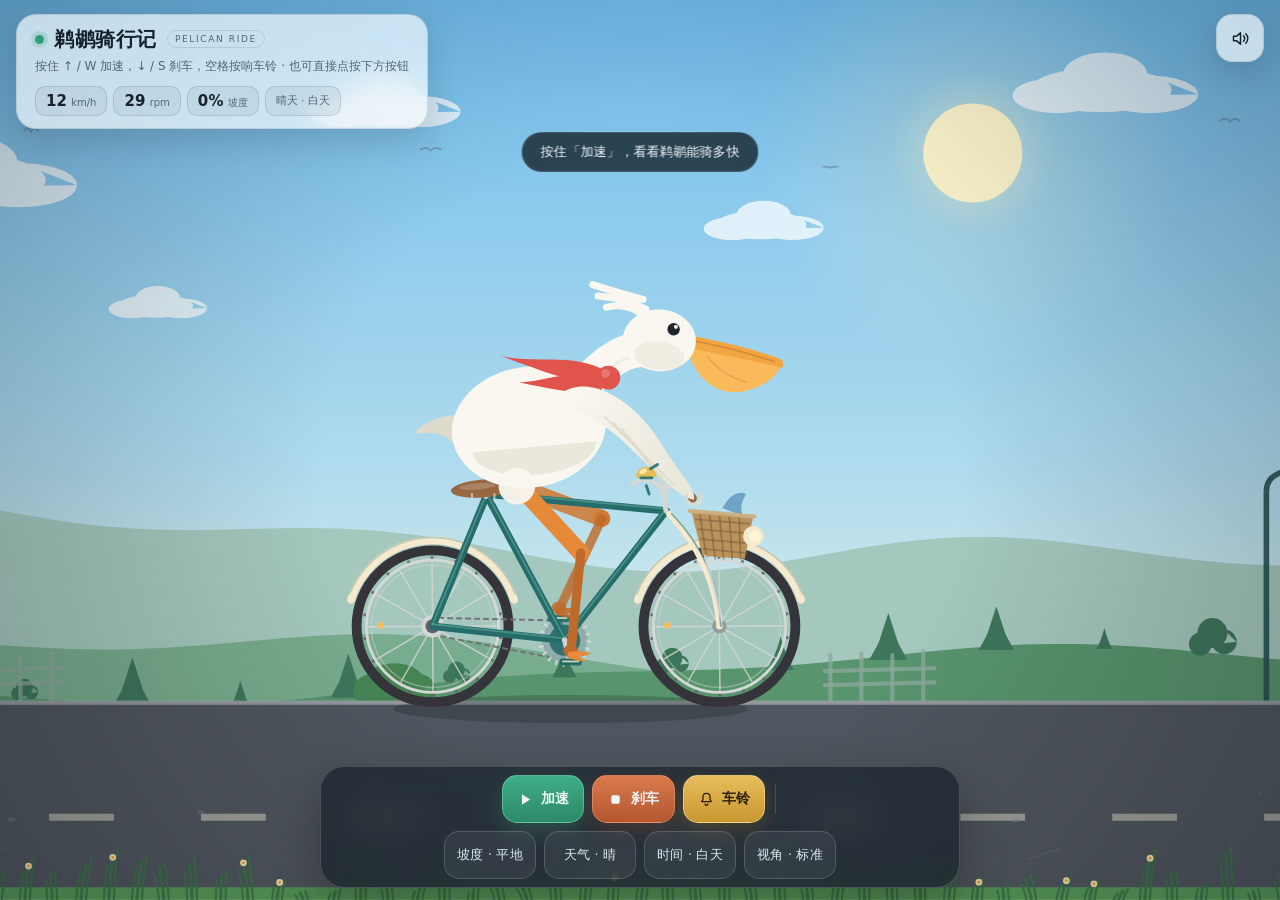
<file: pelican-bicycle/deepseek/index.html>
<!DOCTYPE html>
<html lang="zh-CN">
<head>
<meta charset="utf-8" />
<meta name="viewport" content="width=device-width, initial-scale=1, viewport-fit=cover, user-scalable=no" />
<meta name="theme-color" content="#8fc7e8" />
<title>鹈鹕骑行记 · Pelican Ride</title>
<link rel="icon" href="data:," />
<style>
  :root{
    --panel: rgba(255,255,255,.66);
    --ink: #16232e;
    --ink-soft: #526674;
    --line: rgba(22,35,46,.12);
    --shadow: 0 12px 32px rgba(16,32,44,.16);
    --accent: #2f9e78;
  }
  body.is-night{
    --panel: rgba(16,26,38,.62);
    --ink: #eef4f8;
    --ink-soft: #a8bccb;
    --line: rgba(255,255,255,.14);
    --shadow: 0 12px 32px rgba(0,0,0,.38);
  }
  *{ box-sizing: border-box; }
  html, body{ height: 100%; }
  body{
    margin: 0;
    overflow: hidden;
    background: #0b1520;
    color: #16232e;
    font-family: -apple-system, BlinkMacSystemFont, "PingFang SC", "Hiragino Sans GB", "Microsoft YaHei", system-ui, sans-serif;
    -webkit-font-smoothing: antialiased;
    -webkit-tap-highlight-color: transparent;
    user-select: none;
    -webkit-user-select: none;
    touch-action: none;
    overscroll-behavior: none;
  }
  #app{ position: fixed; inset: 0; overflow: hidden; }
  #scene{ position: absolute; inset: 0; display: block; width: 100%; height: 100%; background: #0b1520; }

  /* ---------- 顶部信息面板 ---------- */
  .topbar{
    position: absolute;
    left: 0; right: 0; top: 0;
    display: flex;
    justify-content: space-between;
    align-items: flex-start;
    gap: 12px;
    padding:
      calc(env(safe-area-inset-top, 0px) + 14px)
      calc(env(safe-area-inset-right, 0px) + 16px)
      0
      calc(env(safe-area-inset-left, 0px) + 16px);
    pointer-events: none;
    z-index: 4;
  }
  .panel{
    background: var(--panel);
    border: 1px solid var(--line);
    box-shadow: var(--shadow);
    color: var(--ink);
    -webkit-backdrop-filter: blur(14px) saturate(1.15);
    backdrop-filter: blur(14px) saturate(1.15);
    transition: background .7s ease, color .7s ease, border-color .7s ease;
  }
  .brand{
    border-radius: 20px;
    padding: 13px 18px 12px;
    max-width: min(58vw, 430px);
    pointer-events: auto;
    animation: rise .7s cubic-bezier(.2,.8,.2,1) both;
  }
  @keyframes rise{ from{ opacity:0; transform: translateY(-10px);} to{ opacity:1; transform:none;} }
  .brand-row{ display: flex; align-items: center; gap: 10px; flex-wrap: wrap; }
  .dot{
    width: 9px; height: 9px; border-radius: 50%;
    background: #2f9e78;
    box-shadow: 0 0 0 4px rgba(47,158,120,.16);
    animation: breathe 2.6s ease-in-out infinite;
  }
  @keyframes breathe{ 0%,100%{ transform: scale(1); opacity:.9;} 50%{ transform: scale(1.25); opacity:1;} }
  .brand h1{
    margin: 0;
    font-size: 20px;
    line-height: 1.1;
    letter-spacing: .03em;
    font-weight: 700;
    white-space: nowrap;
  }
  .tag{
    font-size: 9px;
    letter-spacing: .18em;
    color: var(--ink-soft);
    border: 1px solid var(--line);
    padding: 3px 7px;
    border-radius: 999px;
    white-space: nowrap;
  }
  .hint{
    margin: 7px 0 0;
    font-size: 12px;
    line-height: 1.55;
    color: var(--ink-soft);
  }
  .stats{ display: flex; flex-wrap: wrap; gap: 6px; margin-top: 10px; }
  .stat{
    display: inline-flex;
    align-items: baseline;
    gap: 4px;
    padding: 5px 10px;
    border-radius: 10px;
    background: rgba(127,150,160,.14);
    border: 1px solid var(--line);
    font-variant-numeric: tabular-nums;
    white-space: nowrap;
  }
  .stat b{ font-size: 15px; font-weight: 700; letter-spacing: .01em; }
  .stat i{ font-style: normal; font-size: 10px; color: var(--ink-soft); }
  .stat.env{ font-size: 11px; color: var(--ink-soft); align-items: center; }

  .topright{ display: flex; align-items: center; gap: 10px; pointer-events: auto; }
  #btnSound{
    width: 48px; height: 48px;
    border-radius: 16px;
    display: grid;
    place-items: center;
    cursor: pointer;
    padding: 0;
    transition: background .2s, color .2s, border-color .2s, transform .12s;
  }
  #btnSound svg{ width: 21px; height: 21px; }
  #btnSound:active{ transform: scale(.96); }
  #btnSound.is-muted{ color: var(--ink-soft); }
  #btnSound .mute-line{ display: none; }
  #btnSound.is-muted .mute-line{ display: block; }

  /* ---------- 底部控制栏 ---------- */
  .dock{
    position: absolute;
    left: 50%;
    bottom: calc(env(safe-area-inset-bottom, 0px) + 12px);
    transform: translateX(-50%);
    display: flex;
    flex-wrap: wrap;
    align-items: center;
    justify-content: center;
    gap: 8px;
    padding: 8px;
    border-radius: 24px;
    background: rgba(12,22,30,.56);
    border: 1px solid rgba(255,255,255,.16);
    -webkit-backdrop-filter: blur(16px) saturate(1.2);
    backdrop-filter: blur(16px) saturate(1.2);
    box-shadow: 0 16px 44px rgba(0,0,0,.28);
    z-index: 5;
    max-width: calc(100vw - 20px);
    animation: riseDock .8s .1s cubic-bezier(.2,.8,.2,1) both;
  }
  @keyframes riseDock{ from{ opacity:0; transform: translate(-50%, 14px);} to{ opacity:1; transform: translate(-50%,0);} }
  .group{ display: flex; gap: 8px; }
  .sep{ width: 1px; height: 30px; background: rgba(255,255,255,.14); margin: 0 2px; }
  .btn{
    appearance: none;
    -webkit-appearance: none;
    border: 1px solid rgba(255,255,255,.16);
    background: rgba(255,255,255,.08);
    color: #eef6fa;
    min-height: 48px;
    min-width: 56px;
    padding: 0 14px;
    border-radius: 15px;
    font-family: inherit;
    font-size: 14px;
    font-weight: 600;
    letter-spacing: .02em;
    display: inline-flex;
    align-items: center;
    justify-content: center;
    gap: 7px;
    cursor: pointer;
    touch-action: manipulation;
    transition: transform .1s ease, background .2s ease, box-shadow .2s ease, border-color .2s ease;
  }
  .btn svg{ width: 17px; height: 17px; flex: none; }
  .btn:hover{ background: rgba(255,255,255,.15); }
  .btn:active,.btn.is-active{ transform: translateY(1px) scale(.975); }
  .btn:focus-visible{ outline: 2px solid #a9e6cd; outline-offset: 2px; }
  .btn-go{
    background: linear-gradient(180deg, #3fae86, #2c8a68);
    border-color: rgba(140,235,200,.45);
    box-shadow: 0 6px 18px rgba(35,140,105,.3);
  }
  .btn-go:hover{ background: linear-gradient(180deg, #46ba90, #2f9470); }
  .btn-go.is-active{
    background: linear-gradient(180deg, #54ce9e, #35a67d);
    box-shadow: 0 0 0 3px rgba(84,206,158,.25), 0 6px 22px rgba(35,170,125,.45);
  }
  .btn-brake{
    background: linear-gradient(180deg, #d97a4d, #b45631);
    border-color: rgba(255,180,140,.4);
    box-shadow: 0 6px 18px rgba(150,70,35,.28);
  }
  .btn-brake:hover{ background: linear-gradient(180deg, #e28556, #bf5f38); }
  .btn-brake.is-active{
    background: linear-gradient(180deg, #ee9264, #c96a41);
    box-shadow: 0 0 0 3px rgba(238,146,100,.22), 0 6px 22px rgba(170,80,40,.45);
  }
  .btn-bell{
    background: linear-gradient(180deg, #e8bd5c, #c99731);
    border-color: rgba(255,235,170,.5);
    color: #2c1f06;
    box-shadow: 0 6px 18px rgba(150,110,30,.28);
  }
  .btn-bell:hover{ background: linear-gradient(180deg, #f0c96b, #d3a039); }
  .tool{
    background: rgba(255,255,255,.06);
    color: #dceaf2;
    font-weight: 500;
    font-size: 12.5px;
    min-width: 92px;
    padding: 0 12px;
  }
  .tool span{ white-space: nowrap; }

  /* ---------- 提示与降级 ---------- */
  .toast{
    position: absolute;
    left: 50%;
    top: calc(env(safe-area-inset-top, 0px) + 132px);
    transform: translate(-50%, -6px) scale(.98);
    opacity: 0;
    padding: 10px 18px;
    border-radius: 999px;
    background: rgba(12,22,30,.74);
    color: #f2f8fb;
    font-size: 13px;
    line-height: 1.4;
    letter-spacing: .02em;
    text-align: center;
    border: 1px solid rgba(255,255,255,.14);
    -webkit-backdrop-filter: blur(10px);
    backdrop-filter: blur(10px);
    pointer-events: none;
    transition: opacity .26s ease, transform .26s ease;
    z-index: 6;
    max-width: min(86vw, 520px);
  }
  .toast.show{ opacity: 1; transform: translate(-50%, 0) scale(1); }

  .fallback{
    position: absolute; inset: 0;
    display: grid; place-items: center;
    padding: 24px;
    z-index: 20;
    background: radial-gradient(circle at 50% 40%, #1c3444, #08111a 70%);
    color: #eaf3f8;
  }
  .fallback[hidden]{ display: none; }
  .fallback-card{
    max-width: 420px;
    text-align: center;
    padding: 28px 24px;
    border-radius: 20px;
    background: rgba(255,255,255,.07);
    border: 1px solid rgba(255,255,255,.14);
  }
  .fallback-card h2{ margin: 0 0 10px; font-size: 19px; }
  .fallback-card p{ margin: 0; font-size: 13px; line-height: 1.7; color: #b7c9d5; }
  body.no-canvas .topbar,
  body.no-canvas .dock,
  body.no-canvas .toast{ display: none; }

  @media (max-width: 720px){
    .brand{ max-width: 64vw; padding: 11px 14px 10px; border-radius: 17px; }
    .brand h1{ font-size: 17px; }
    .tag{ display: none; }
    .hint{ font-size: 11px; margin-top: 5px; }
    .stat b{ font-size: 13px; }
    .stat{ padding: 4px 8px; }
    .stat i{ font-size: 9px; }
    .toast{ top: calc(env(safe-area-inset-top, 0px) + 118px); }
  }
  @media (max-width: 520px){
    .hint{ display: none; }
    .brand{ max-width: 66vw; }
    .stats{ margin-top: 8px; gap: 5px; }
    .stat.env{ font-size: 10px; }
    .dock{ gap: 6px; padding: 6px; border-radius: 20px; }
    .btn{ min-height: 46px; padding: 0 11px; font-size: 13px; border-radius: 13px; }
    .tool{ min-width: 82px; font-size: 11.5px; padding: 0 9px; }
    .group{ gap: 6px; }
    .group.tools{ flex: 1 1 100%; }
    .group.tools .tool{ flex: 1 1 0; min-width: 0; padding: 0 6px; font-size: 11px; }
    .sep{ display: none; }
    #btnSound{ width: 46px; height: 46px; border-radius: 14px; }
  }
  @media (max-height: 520px){
    .brand{ padding: 9px 12px; }
    .brand h1{ font-size: 15px; }
    .hint{ display: none; }
    .stats{ margin-top: 5px; }
    .stat{ padding: 2px 7px; }
    .dock{ bottom: calc(env(safe-area-inset-bottom, 0px) + 6px); padding: 5px; }
    .btn{ min-height: 44px; font-size: 12px; }
    .toast{ top: calc(env(safe-area-inset-top, 0px) + 78px); }
  }
</style>
</head>
<body>
<div id="app">
  <canvas id="scene" aria-label="一只白色鹈鹕骑着复古自行车沿公路前行"></canvas>

  <header class="topbar">
    <div class="brand panel">
      <div class="brand-row">
        <span class="dot" aria-hidden="true"></span>
        <h1>鹈鹕骑行记</h1>
        <span class="tag">PELICAN RIDE</span>
      </div>
      <p class="hint">按住 ↑ / W 加速，↓ / S 刹车，空格按响车铃 · 也可直接点按下方按钮</p>
      <div class="stats">
        <div class="stat"><b id="statSpeed">0</b><i>km/h</i></div>
        <div class="stat"><b id="statCadence">0</b><i>rpm</i></div>
        <div class="stat"><b id="statGrade">0%</b><i>坡度</i></div>
        <div class="stat env"><span id="statEnv">晴天 · 白天</span></div>
      </div>
    </div>
    <div class="topright">
      <button id="btnSound" class="panel" type="button" aria-label="声音开关" aria-pressed="true" title="声音开关 (M)">
        <svg viewBox="0 0 24 24" fill="none" aria-hidden="true">
          <path d="M4 9.5v5h3.2L12 18.5v-13L7.2 9.5H4Z" stroke="currentColor" stroke-width="1.7" stroke-linejoin="round"/>
          <path d="M15.5 9a4.2 4.2 0 0 1 0 6" stroke="currentColor" stroke-width="1.7" stroke-linecap="round"/>
          <path d="M18 6.5a7.6 7.6 0 0 1 0 11" stroke="currentColor" stroke-width="1.7" stroke-linecap="round"/>
          <path class="mute-line" d="M4.5 4.5l15 15" stroke="currentColor" stroke-width="1.9" stroke-linecap="round"/>
        </svg>
      </button>
    </div>
  </header>

  <div id="toast" class="toast" role="status" aria-live="polite"></div>

  <footer class="dock" aria-label="骑行控制">
    <div class="group">
      <button id="btnAccel" class="btn btn-go" type="button" aria-label="按住加速">
        <svg viewBox="0 0 24 24" fill="none" aria-hidden="true"><path d="M7 4.5 18.5 12 7 19.5Z" fill="currentColor"/></svg>
        <span>加速</span>
      </button>
      <button id="btnBrake" class="btn btn-brake" type="button" aria-label="按住刹车">
        <svg viewBox="0 0 24 24" fill="none" aria-hidden="true"><rect x="6" y="6" width="12" height="12" rx="2.5" fill="currentColor"/></svg>
        <span>刹车</span>
      </button>
      <button id="btnBell" class="btn btn-bell" type="button" aria-label="按响车铃">
        <svg viewBox="0 0 24 24" fill="none" aria-hidden="true">
          <path d="M12 3.2a5 5 0 0 0-5 5v3.9l-1.8 2.8h13.6L17 12.1V8.2a5 5 0 0 0-5-5Z" stroke="currentColor" stroke-width="1.8" stroke-linejoin="round"/>
          <path d="M10 18.2a2 2 0 0 0 4 0" stroke="currentColor" stroke-width="1.8" stroke-linecap="round"/>
        </svg>
        <span>车铃</span>
      </button>
    </div>
    <div class="sep" aria-hidden="true"></div>
    <div class="group tools">
      <button id="btnSlope" class="btn tool" type="button" aria-label="切换坡度"><span>坡度 · 平地</span></button>
      <button id="btnWeather" class="btn tool" type="button" aria-label="切换天气"><span>天气 · 晴</span></button>
      <button id="btnDay" class="btn tool" type="button" aria-label="切换昼夜"><span>时间 · 白天</span></button>
      <button id="btnView" class="btn tool" type="button" aria-label="切换视角"><span>视角 · 标准</span></button>
    </div>
  </footer>

  <div id="fallback" class="fallback" hidden>
    <div class="fallback-card">
      <h2>画面暂时骑不动了</h2>
      <p id="fallbackMsg">当前浏览器无法创建 Canvas 2D 上下文，因此无法绘制鹈鹕骑行的动画。请更换为较新的 Chrome、Edge、Safari 或 Firefox 再试。</p>
    </div>
  </div>
</div>

<script>
(function(){
  'use strict';

  /* =====================================================================
     0. 基础工具与常量
     ===================================================================== */
  const TAU = Math.PI * 2;
  const canvas = document.getElementById('scene');
  const ctx = canvas ? canvas.getContext('2d', { alpha: false }) : null;
  const fallbackEl = document.getElementById('fallback');
  const fallbackMsg = document.getElementById('fallbackMsg');
  const toastEl = document.getElementById('toast');

  const ui = {
    speed: document.getElementById('statSpeed'),
    cadence: document.getElementById('statCadence'),
    grade: document.getElementById('statGrade'),
    env: document.getElementById('statEnv'),
    sound: document.getElementById('btnSound'),
    accel: document.getElementById('btnAccel'),
    brake: document.getElementById('btnBrake'),
    bell: document.getElementById('btnBell'),
    slope: document.getElementById('btnSlope'),
    weather: document.getElementById('btnWeather'),
    day: document.getElementById('btnDay'),
    view: document.getElementById('btnView')
  };

  function clamp(v, a, b){ return v < a ? a : (v > b ? b : v); }
  function lerp(a, b, t){ return a + (b - a) * t; }
  function smoothstep(a, b, x){
    const t = clamp((x - a) / (b - a), 0, 1);
    return t * t * (3 - 2 * t);
  }
  // 稳定伪随机：同一个编号永远得到同一个结果
  function hash(n){
    const s = Math.sin(n * 127.1 + 311.7) * 43758.5453;
    return s - Math.floor(s);
  }
  function mix(a, b, t){
    return [a[0] + (b[0] - a[0]) * t, a[1] + (b[1] - a[1]) * t, a[2] + (b[2] - a[2]) * t];
  }
  // 白天 → 黄昏 → 夜晚 的三段调色
  function tri(a, b, c, t){
    if (t < 0.5) return mix(a, b, t * 2);
    return mix(b, c, (t - 0.5) * 2);
  }
  function rgb(c){ return 'rgb(' + (c[0] | 0) + ',' + (c[1] | 0) + ',' + (c[2] | 0) + ')'; }
  function rgba(c, a){ return 'rgba(' + (c[0] | 0) + ',' + (c[1] | 0) + ',' + (c[2] | 0) + ',' + a + ')'; }

  function roundRect(c, x, y, w, h, r){
    const rr = Math.min(r, w / 2, h / 2);
    c.beginPath();
    c.moveTo(x + rr, y);
    c.arcTo(x + w, y, x + w, y + h, rr);
    c.arcTo(x + w, y + h, x, y + h, rr);
    c.arcTo(x, y + h, x, y, rr);
    c.arcTo(x, y, x + w, y, rr);
    c.closePath();
  }

  // Canvas 不可用：给出可读的降级面板，而不是白屏
  if (!ctx){
    fallbackEl.hidden = false;
    fallbackMsg.textContent = '当前浏览器无法创建 Canvas 2D 上下文，因此无法绘制鹈鹕骑行的动画。请更换为较新的 Chrome、Edge、Safari 或 Firefox 再试。';
    document.body.classList.add('no-canvas');
    return;
  }

  /* =====================================================================
     1. 场景状态与参数
     ===================================================================== */
  const SPEED_MAX = 460;            // 单位：设计像素 / 秒
  const R = 54;                     // 车轮半径
  const WHEEL_RATE = 1 / (R * 0.5); // 车轮转角 / 距离
  const GEAR = 2.0;                 // 车轮转角相对曲柄的倍率
  const CRANK_RATE = WHEEL_RATE / GEAR;
  const ARM = 16;                   // 曲柄长度

  // 自行车关键点（以轮胎触地点为原点的局部坐标）
  const GEO = {
    rear:  { x: -102, y: -54 },
    front: { x: 102, y: -54 },
    bb:    { x: -8,   y: -44 },
    seat:  { x: -64,  y: -150 },
    head:  { x: 64,   y: -136 },
    hip:   { x: -44,  y: -158 },
    grip:  { x: 82,   y: -148 },
    bell:  { x: 50,   y: -160 },
    lamp:  { x: 126,  y: -118 }
  };

  const SLOPES = [
    { name: '平地', value: 0 },
    { name: '上坡', value: 0.12 },
    { name: '下坡', value: -0.12 }
  ];
  const WEATHERS = [
    { name: '晴', key: 'clear' },
    { name: '雨', key: 'rain' },
    { name: '雪', key: 'snow' }
  ];
  const VIEWS = [
    { name: '全景', zoom: 0.84 },
    { name: '标准', zoom: 1.0 },
    { name: '特写', zoom: 1.3 }
  ];

  const state = {
    time: 0,
    distance: 520,
    speed: 150,
    grade: 0,
    gradeTarget: 0,
    slopeIndex: 0,
    night: 0,
    nightTarget: 0,
    weather: 0,
    rainMix: 0,
    snowMix: 0,
    viewIndex: 1,
    zoom: 1,
    zoomTarget: 1,
    bob: 0,
    bobV: 0,
    bobPhase: 0,
    bumpSeg: -1,
    bellPulse: 0,
    throttle: false,
    brake: false,
    soundOn: true,
    chirpTimer: 6
  };

  let W = 0, H = 0, DPR = 1;
  let baseScale = 1, pivotX = 0, groundY = 0;
  let stars = [];
  let vignette = null;

  /* =====================================================================
     2. 布局与自适应
     ===================================================================== */
  function layout(){
    W = Math.max(320, window.innerWidth);
    H = Math.max(320, window.innerHeight);
    DPR = Math.min(window.devicePixelRatio || 1, 2);
    canvas.width = Math.round(W * DPR);
    canvas.height = Math.round(H * DPR);
    canvas.style.width = W + 'px';
    canvas.style.height = H + 'px';

    const compact = W < 700;
    // 保证自行车在手机竖屏也不至于缩成小点
    baseScale = clamp(
      Math.min(W / (compact ? 540 : 880), H / (compact ? 600 : 640)),
      0.62, 1.5
    );
    pivotX = W * (compact ? 0.46 : 0.45);
    groundY = H - clamp(H * 0.22, 104, 206);

    stars = [];
    for (let i = 0; i < 92; i++){
      stars.push({
        x: hash(i * 3.17),
        y: hash(i * 7.71) * 0.68,
        r: 0.6 + hash(i * 5.19) * 1.5,
        a: 0.35 + hash(i * 9.13) * 0.65
      });
    }
    vignette = null;
  }

  /* =====================================================================
     3. 合成音效（Web Audio，全部由振荡器/噪声程序生成）
     ===================================================================== */
  const AudioEngine = {
    supported: !!(window.AudioContext || window.webkitAudioContext),
    ctx: null,
    master: null,
    windGain: null,
    windFilter: null,
    muted: false,
    lastWind: 0,

    init(){
      if (this.ctx) return true;
      if (!this.supported) return false;
      try{
        const AC = window.AudioContext || window.webkitAudioContext;
        this.ctx = new AC();
        this.master = this.ctx.createGain();
        this.master.gain.value = this.muted ? 0 : 0.9;
        this.master.connect(this.ctx.destination);
        this.buildWind();
        return true;
      }catch(err){
        this.supported = false;
        return false;
      }
    },
    resume(){
      if (!this.ctx) return;
      if (this.ctx.state === 'suspended') this.ctx.resume().catch(function(){});
    },
    buildWind(){
      const ctx = this.ctx;
      const len = Math.floor(ctx.sampleRate * 2);
      const buf = ctx.createBuffer(1, len, ctx.sampleRate);
      const data = buf.getChannelData(0);
      for (let i = 0; i < len; i++) data[i] = (Math.random() * 2 - 1) * 0.6;
      const src = ctx.createBufferSource();
      src.buffer = buf;
      src.loop = true;
      const filter = ctx.createBiquadFilter();
      filter.type = 'bandpass';
      filter.frequency.value = 560;
      filter.Q.value = 0.55;
      const gain = ctx.createGain();
      gain.gain.value = 0;
      src.connect(filter);
      filter.connect(gain);
      gain.connect(this.master);
      src.start();
      this.windGain = gain;
      this.windFilter = filter;
    },
    setMuted(m){
      this.muted = m;
      if (!this.ctx) return;
      const t = this.ctx.currentTime;
      this.master.gain.cancelScheduledValues(t);
      this.master.gain.setTargetAtTime(m ? 0 : 0.9, t, 0.05);
    },
    updateWind(v){
      if (!this.ctx || !this.windGain) return;
      const now = this.ctx.currentTime;
      if (now - this.lastWind < 0.12) return;
      this.lastWind = now;
      const level = clamp(v, 0, 1);
      this.windGain.gain.setTargetAtTime(level * 0.085, now, 0.25);
      if (this.windFilter) this.windFilter.frequency.setTargetAtTime(420 + level * 520, now, 0.3);
    },
    bell(){
      if (!this.ctx) return;
      const ctx = this.ctx;
      const t0 = ctx.currentTime;
      const out = ctx.createGain();
      out.gain.value = 0.55;
      out.connect(this.master);
      const partials = [
        [1.0, 0.20, 1.15],
        [2.41, 0.09, 0.80],
        [3.86, 0.045, 0.55],
        [5.23, 0.022, 0.38]
      ];
      for (let k = 0; k < 2; k++){
        const start = t0 + k * 0.075;
        for (let i = 0; i < partials.length; i++){
          const p = partials[i];
          const osc = ctx.createOscillator();
          const g = ctx.createGain();
          osc.type = 'sine';
          osc.frequency.value = 1980 * p[0] * (k ? 0.995 : 1);
          g.gain.setValueAtTime(0.0001, start);
          g.gain.linearRampToValueAtTime(p[1], start + 0.006);
          g.gain.exponentialRampToValueAtTime(0.0001, start + p[2]);
          osc.connect(g);
          g.connect(out);
          osc.start(start);
          osc.stop(start + p[2] + 0.05);
        }
      }
    },
    chirp(){
      if (!this.ctx) return;
      const ctx = this.ctx;
      const t = ctx.currentTime;
      for (let k = 0; k < 2; k++){
        const start = t + k * 0.115;
        const osc = ctx.createOscillator();
        const g = ctx.createGain();
        osc.type = 'sine';
        osc.frequency.setValueAtTime(1500 + k * 240, start);
        osc.frequency.exponentialRampToValueAtTime(2650 + k * 180, start + 0.045);
        osc.frequency.exponentialRampToValueAtTime(1750, start + 0.1);
        g.gain.setValueAtTime(0.0001, start);
        g.gain.exponentialRampToValueAtTime(0.04, start + 0.014);
        g.gain.exponentialRampToValueAtTime(0.0001, start + 0.13);
        osc.connect(g);
        g.connect(this.master);
        osc.start(start);
        osc.stop(start + 0.16);
      }
    }
  };

  // 首次用户手势时再启动音频，避免被自动播放策略拦截
  function ensureAudio(){
    if (!state.soundOn) return true;
    if (!AudioEngine.supported){
      toast('当前浏览器不支持 Web Audio，已静音运行');
      ui.sound.classList.add('is-muted');
      return false;
    }
    if (!AudioEngine.ctx){
      if (!AudioEngine.init()){
        toast('音频初始化失败，已静音运行');
        ui.sound.classList.add('is-muted');
        return false;
      }
    }
    AudioEngine.resume();
    return true;
  }

  /* =====================================================================
     4. UI 提示与交互
     ===================================================================== */
  let toastTimer = 0;
  function toast(msg){
    toastEl.textContent = msg;
    toastEl.classList.add('show');
    window.clearTimeout(toastTimer);
    toastTimer = window.setTimeout(function(){ toastEl.classList.remove('show'); }, 1900);
  }

  function vibrate(ms){
    if (navigator.vibrate){
      try{ navigator.vibrate(ms); }catch(err){ /* 静默降级 */ }
    }
  }

  function setThrottle(on){
    state.throttle = on;
    ui.accel.classList.toggle('is-active', on);
  }
  function setBrake(on){
    state.brake = on;
    ui.brake.classList.toggle('is-active', on);
  }

  function ringBell(){
    const audioOk = ensureAudio();
    state.bellPulse = 1;
    if (state.soundOn && AudioEngine.ctx) AudioEngine.bell();
    if (!audioOk){
      toast('叮铃～ 车铃按响了（当前环境不支持音频，静音骑行）');
    } else if (!state.soundOn){
      toast('叮铃～ 车铃在响，只是声音被关掉了');
    } else {
      toast('叮铃～ 鹈鹕用翅膀按响了车铃');
    }
    vibrate(16);
  }

  function cycleSlope(){
    state.slopeIndex = (state.slopeIndex + 1) % SLOPES.length;
    const s = SLOPES[state.slopeIndex];
    state.gradeTarget = s.value;
    toast('坡度切换为「' + s.name + '」' + (s.value > 0 ? '，得更用力蹬了' : (s.value < 0 ? '，顺势滑下去' : '，回到平路')));
    syncLabels();
  }

  function cycleWeather(){
    state.weather = (state.weather + 1) % WEATHERS.length;
    const w = WEATHERS[state.weather];
    ensureAudio();
    toast('天气切换为「' + w.name + '」' + (w.key === 'rain' ? '，雨点扑面而来' : (w.key === 'snow' ? '，雪落在羽毛上' : '，风轻云淡')));
    syncLabels();
  }

  function toggleDay(){
    state.nightTarget = state.nightTarget > 0.5 ? 0 : 1;
    toast(state.nightTarget ? '夕阳落下，车灯亮了起来' : '天亮了，继续出发');
    syncLabels();
    vibrate(10);
  }

  function cycleView(){
    state.viewIndex = (state.viewIndex + 1) % VIEWS.length;
    const v = VIEWS[state.viewIndex];
    state.zoomTarget = v.zoom;
    toast('视角切换为「' + v.name + '」');
    syncLabels();
  }

  function toggleSound(){
    if (!AudioEngine.supported){
      toast('当前浏览器不支持 Web Audio');
      return;
    }
    if (!AudioEngine.ctx){
      if (!ensureAudio()) return;
    }
    state.soundOn = !state.soundOn;
    AudioEngine.resume();
    AudioEngine.setMuted(!state.soundOn);
    ui.sound.classList.toggle('is-muted', !state.soundOn);
    ui.sound.setAttribute('aria-pressed', String(state.soundOn));
    toast(state.soundOn ? '声音已开启：车铃、鸟鸣与风声' : '声音已关闭');
  }

  function syncLabels(){
    const s = SLOPES[state.slopeIndex];
    const w = WEATHERS[state.weather];
    const v = VIEWS[state.viewIndex];
    // 按钮保持短标签，具体百分比交给顶部仪表显示，避免窄屏溢出
    ui.slope.querySelector('span').textContent = '坡度 · ' + s.name;
    ui.weather.querySelector('span').textContent = '天气 · ' + w.name;
    ui.view.querySelector('span').textContent = '视角 · ' + v.name;
  }

  // 绑定按钮
  ui.bell.addEventListener('click', ringBell);
  ui.slope.addEventListener('click', cycleSlope);
  ui.weather.addEventListener('click', cycleWeather);
  ui.day.addEventListener('click', toggleDay);
  ui.view.addEventListener('click', cycleView);
  ui.sound.addEventListener('click', toggleSound);

  // 按住类按钮：鼠标 / 触摸 / 手写笔统一用 Pointer Events
  function bindHold(btn, setter){
    btn.addEventListener('pointerdown', function(e){
      e.preventDefault();
      ensureAudio();
      if (btn.setPointerCapture && e.pointerId != null){
        try{ btn.setPointerCapture(e.pointerId); }catch(err){}
      }
      setter(true);
    });
    const release = function(){
      setter(false);
    };
    btn.addEventListener('pointerup', release);
    btn.addEventListener('pointercancel', release);
    btn.addEventListener('lostpointercapture', release);
    btn.addEventListener('contextmenu', function(e){ e.preventDefault(); });
  }
  bindHold(ui.accel, setThrottle);
  bindHold(ui.brake, setBrake);

  // 防止触摸滚动与长按菜单
  document.getElementById('app').addEventListener('contextmenu', function(e){ e.preventDefault(); });

  // 键盘操作
  window.addEventListener('keydown', function(e){
    const code = e.code;
    if (e.repeat) return;
    if (code === 'ArrowUp' || code === 'KeyW'){
      e.preventDefault();
      ensureAudio();
      setThrottle(true);
    } else if (code === 'ArrowDown' || code === 'KeyS'){
      e.preventDefault();
      ensureAudio();
      setBrake(true);
    } else if (code === 'Space'){
      e.preventDefault();
      ringBell();
    } else if (code === 'KeyN'){
      e.preventDefault();
      toggleDay();
    } else if (code === 'KeyR'){
      e.preventDefault();
      cycleWeather();
    } else if (code === 'KeyG'){
      e.preventDefault();
      cycleSlope();
    } else if (code === 'KeyV'){
      e.preventDefault();
      cycleView();
    } else if (code === 'KeyM'){
      e.preventDefault();
      toggleSound();
    }
  });
  window.addEventListener('keyup', function(e){
    if (e.code === 'ArrowUp' || e.code === 'KeyW'){
      setThrottle(false);
    } else if (e.code === 'ArrowDown' || e.code === 'KeyS'){
      setBrake(false);
    }
  });
  // 失焦/切页时清空按键状态，避免“卡住油门”
  window.addEventListener('blur', function(){
    setThrottle(false);
    setBrake(false);
  });
  document.addEventListener('visibilitychange', function(){
    if (document.hidden){
      setThrottle(false);
      setBrake(false);
    }
  });
  // 任意一次手势后启动音频（风声需要上下文）
  window.addEventListener('pointerdown', function onceAudio(){
    if (state.soundOn) ensureAudio();
    window.removeEventListener('pointerdown', onceAudio);
  }, { passive: true });

  /* =====================================================================
     5. 粒子（雨、雪、空气中的花粉）
     ===================================================================== */
  const rainDrops = [];
  for (let i = 0; i < 170; i++){
    rainDrops.push({
      x: Math.random() * 1600 - 100,
      y: Math.random() * 1000,
      sp: 0.7 + Math.random() * 0.8,
      len: 7 + Math.random() * 13
    });
  }
  const snowFlakes = [];
  for (let i = 0; i < 120; i++){
    snowFlakes.push({
      x: Math.random() * 1600 - 100,
      y: Math.random() * 1000,
      sp: 0.6 + Math.random() * 0.9,
      r: 1.1 + Math.random() * 2.2,
      ph: Math.random() * TAU
    });
  }

  function updateParticles(dt){
    const rain = state.rainMix;
    if (rain > 0.01){
      const vx = -(95 + state.speed * 0.95);
      for (let i = 0; i < rainDrops.length; i++){
        const d = rainDrops[i];
        d.x += vx * d.sp * dt;
        d.y += (760 + 240 * d.sp) * dt;
        if (d.y > H + 30 || d.x < -60){
          d.y = -30 - Math.random() * 120;
          d.x = Math.random() * (W + 320);
        }
      }
    }
    if (state.snowMix > 0.01){
      const vx = -(26 + state.speed * 0.55);
      for (let i = 0; i < snowFlakes.length; i++){
        const f = snowFlakes[i];
        f.x += (vx + Math.sin(state.time * 1.3 + f.ph) * 22) * f.sp * dt;
        f.y += (36 + 46 * f.sp) * dt;
        if (f.y > H + 20 || f.x < -40){
          f.y = -20 - Math.random() * 80;
          f.x = Math.random() * (W + 240);
        }
      }
    }
  }

  /* =====================================================================
     6. 调色板：根据昼夜与天气实时混合
     ===================================================================== */
  function makePalette(){
    const t = state.night;
    const P = {};
    P.skyTop  = tri([112, 188, 236], [64, 88, 146], [6, 12, 30], t);
    P.skyBot  = tri([228, 245, 238], [250, 176, 126], [28, 44, 74], t);
    P.cloud   = tri([255, 255, 255], [255, 214, 196], [74, 86, 118], t);
    P.sun     = tri([255, 247, 206], [255, 160, 86], [236, 242, 255], t);
    P.hillFar = mix([164, 200, 190], [34, 50, 74], t);
    P.hillMid = mix([120, 172, 142], [26, 42, 58], t);
    P.hillNear= mix([88, 148, 110], [20, 34, 48], t);
    P.tree    = mix([62, 118, 92], [14, 26, 34], t);
    P.road    = mix([80, 86, 95], [28, 34, 46], t);
    P.roadEdge= mix([126, 132, 140], [54, 62, 80], t);
    P.mark    = mix([236, 232, 214], [168, 178, 194], t);
    P.grass   = mix([104, 170, 96], [32, 54, 52], t);
    P.grassDark = mix([74, 138, 84], [20, 38, 40], t);
    P.bush    = mix([70, 132, 84], [22, 40, 44], t);
    P.fore    = mix([58, 116, 72], [14, 30, 32], t);
    P.pel     = mix([249, 247, 239], [196, 206, 222], t);
    P.pelShade= mix([222, 218, 204], [156, 168, 188], t);
    P.beak    = mix([242, 166, 66], [172, 112, 54], t);
    P.pouch   = mix([250, 186, 92], [184, 124, 62], t);
    P.leg     = mix([230, 138, 58], [168, 100, 46], t);
    P.legDark = mix([190, 106, 42], [128, 74, 36], t);
    P.scarf   = mix([224, 84, 76], [146, 58, 60], t);
    P.frame   = mix([38, 108, 106], [20, 60, 72], t);
    P.frameHi = mix([86, 158, 150], [46, 96, 110], t);
    P.cream   = mix([245, 233, 206], [176, 180, 192], t);
    P.saddle  = mix([152, 104, 66], [94, 70, 54], t);
    P.tire    = mix([52, 52, 58], [24, 26, 34], t);
    P.rim     = mix([214, 216, 214], [140, 150, 164], t);
    P.hub     = mix([150, 156, 160], [96, 106, 122], t);
    P.basket  = mix([186, 146, 92], [118, 92, 64], t);
    P.fish    = mix([110, 164, 196], [74, 110, 142], t);
    P.glow    = [255, 226, 158];
    return P;
  }

  /* =====================================================================
     7. 背景绘制
     ===================================================================== */
  function drawSky(P){
    const g = ctx.createLinearGradient(0, 0, 0, H);
    g.addColorStop(0, rgb(P.skyTop));
    g.addColorStop(0.52, rgb(mix(P.skyTop, P.skyBot, 0.55)));
    g.addColorStop(0.82, rgb(P.skyBot));
    g.addColorStop(1, rgb(mix(P.skyBot, P.hillFar, 0.35)));
    ctx.fillStyle = g;
    ctx.fillRect(0, 0, W, H);

    // 星空
    const starA = smoothstep(0.32, 0.9, state.night);
    if (starA > 0.01){
      for (let i = 0; i < stars.length; i++){
        const s = stars[i];
        const tw = 0.62 + 0.38 * Math.sin(state.time * 1.8 + s.a * 11);
        ctx.globalAlpha = starA * s.a * tw;
        ctx.fillStyle = '#ffffff';
        ctx.beginPath();
        ctx.arc(s.x * W, s.y * H * 0.74, s.r, 0, TAU);
        ctx.fill();
      }
      ctx.globalAlpha = 1;
    }
  }

  function drawCelestial(P){
    const n = state.night;

    // 太阳：黄昏时缓缓落向地平线
    const sunX = W * 0.76;
    const sunY = lerp(H * 0.17, H * 0.62, smoothstep(0, 0.58, n));
    const sunA = 1 - smoothstep(0.4, 0.95, n);
    if (sunA > 0.01){
      const rad = clamp(Math.min(W, H) * 0.055, 26, 62);
      const g = ctx.createRadialGradient(sunX, sunY, rad * 0.2, sunX, sunY, rad * 4.4);
      g.addColorStop(0, rgba(P.sun, 0.6 * sunA));
      g.addColorStop(0.35, rgba(P.sun, 0.18 * sunA));
      g.addColorStop(1, rgba(P.sun, 0));
      ctx.fillStyle = g;
      ctx.beginPath();
      ctx.arc(sunX, sunY, rad * 4.4, 0, TAU);
      ctx.fill();
      ctx.globalAlpha = sunA;
      ctx.fillStyle = rgb(P.sun);
      ctx.beginPath();
      ctx.arc(sunX, sunY, rad, 0, TAU);
      ctx.fill();
      ctx.globalAlpha = 1;
    }

    // 月亮
    const moonA = smoothstep(0.5, 0.98, n);
    if (moonA > 0.01){
      const mx = W * 0.8;
      const my = lerp(H * 0.66, H * 0.14, smoothstep(0.45, 1, n));
      const rad = clamp(Math.min(W, H) * 0.036, 18, 40);
      const glow = ctx.createRadialGradient(mx, my, rad * 0.4, mx, my, rad * 4);
      glow.addColorStop(0, 'rgba(226,236,255,' + (0.32 * moonA) + ')');
      glow.addColorStop(1, 'rgba(226,236,255,0)');
      ctx.fillStyle = glow;
      ctx.beginPath();
      ctx.arc(mx, my, rad * 4, 0, TAU);
      ctx.fill();
      ctx.globalAlpha = moonA;
      ctx.fillStyle = '#eef3ff';
      ctx.beginPath();
      ctx.arc(mx, my, rad, 0, TAU);
      ctx.fill();
      ctx.fillStyle = 'rgba(178,192,220,.32)';
      ctx.beginPath(); ctx.arc(mx - rad * 0.3, my - rad * 0.2, rad * 0.26, 0, TAU); ctx.fill();
      ctx.beginPath(); ctx.arc(mx + rad * 0.25, my + rad * 0.3, rad * 0.17, 0, TAU); ctx.fill();
      ctx.beginPath(); ctx.arc(mx + rad * 0.1, my - rad * 0.45, rad * 0.12, 0, TAU); ctx.fill();
      ctx.globalAlpha = 1;
    }
  }

  function drawClouds(P){
    const clouds = [
      { x: 0.08, y: 0.2, s: 1.0, v: 0.6 },
      { x: 0.34, y: 0.12, s: 0.7, v: 0.4 },
      { x: 0.58, y: 0.25, s: 0.55, v: 0.8 },
      { x: 0.79, y: 0.1, s: 0.85, v: 0.35 },
      { x: 0.95, y: 0.3, s: 0.65, v: 0.55 },
      { x: 0.2, y: 0.34, s: 0.45, v: 0.5 }
    ];
    const drift = state.distance * 0.012;
    for (let i = 0; i < clouds.length; i++){
      const c = clouds[i];
      const span = W + 320;
      let x = (c.x * span - drift * c.v) % span;
      if (x < 0) x += span;
      x -= 160;
      const y = c.y * H;
      const s = c.s * clamp(baseScale, 0.7, 1.3);
      ctx.fillStyle = rgba(P.cloud, 0.72 - state.night * 0.28);
      ctx.beginPath();
      ctx.ellipse(x, y, 64 * s, 20 * s, 0, 0, TAU);
      ctx.ellipse(x - 40 * s, y + 5 * s, 40 * s, 16 * s, 0, 0, TAU);
      ctx.ellipse(x + 44 * s, y + 4 * s, 44 * s, 17 * s, 0, 0, TAU);
      ctx.ellipse(x + 4 * s, y - 14 * s, 38 * s, 20 * s, 0, 0, TAU);
      ctx.fill();
    }
  }

  function drawBirds(P){
    const a = 1 - smoothstep(0.25, 0.8, state.night);
    if (a < 0.02) return;
    const drift = state.distance * 0.05 + state.time * 8;
    ctx.strokeStyle = rgba(mix([58, 76, 88], [255, 255, 255], 0.15), 0.42 * a);
    ctx.lineWidth = 1.8;
    ctx.lineCap = 'round';
    for (let i = 0; i < 4; i++){
      const span = W + 200;
      let x = (i * span * 0.27 + 80 - drift) % span;
      if (x < 0) x += span;
      const y = H * 0.14 + (i % 3) * 22 + Math.sin(state.time * 1.3 + i) * 5;
      const flap = Math.sin(state.time * 5.2 + i * 1.9);
      const sz = 7 + (i % 2) * 3;
      ctx.beginPath();
      ctx.moveTo(x - sz, y);
      ctx.quadraticCurveTo(x - sz * 0.4, y - 3 - flap * 3, x, y + 1);
      ctx.quadraticCurveTo(x + sz * 0.4, y - 3 - flap * 3, x + sz, y);
      ctx.stroke();
    }
  }

  // 山脊高度函数（世界坐标）
  function ridgeY(wx, baseY, amp, phase){
    return baseY - (
      Math.sin(wx * 0.0016 + phase) * 0.55 +
      Math.sin(wx * 0.0043 + phase * 1.7) * 0.3 +
      Math.sin(wx * 0.011 + phase * 2.3) * 0.15
    ) * amp;
  }

  function drawRidge(offset, baseY, amp, phase, color){
    ctx.beginPath();
    ctx.moveTo(-40, H + 10);
    for (let x = -40; x <= W + 40; x += 14){
      ctx.lineTo(x, ridgeY(x + offset, baseY, amp, phase));
    }
    ctx.lineTo(W + 40, H + 10);
    ctx.closePath();
    ctx.fillStyle = rgb(color);
    ctx.fill();
  }

  // 通用“无限平铺”工具：通过 base + j 保持物体编号稳定，画面不跳变
  function forEachTiled(parallax, spacing, xMin, xMax, fn){
    const c = state.distance * parallax;
    const base = Math.floor(c / spacing);
    const frac = c - base * spacing;
    const j0 = Math.floor((xMin + frac) / spacing) - 1;
    const j1 = Math.ceil((xMax + frac) / spacing) + 1;
    for (let j = j0; j <= j1; j++){
      fn(j * spacing - frac, base + j);
    }
  }

  function drawRidgeTrees(P, offset, baseY, amp, phase){
    const spacing = 108;
    forEachTiled(0.4, spacing, -80, W + 80, function(x, id){
      const wx = id * spacing;
      const y = ridgeY(wx, baseY, amp, phase) + 2;
      const h = 16 + hash(id * 12.9) * 34;
      const w = h * 0.34;
      ctx.fillStyle = rgb(P.tree);
      // 针叶树剪影
      if (hash(id * 4.4) > 0.35){
        ctx.beginPath();
        ctx.moveTo(x, y - h);
        ctx.lineTo(x + w, y + 2);
        ctx.lineTo(x + w * 0.34, y + 2);
        ctx.lineTo(x + w * 0.72, y + 2);
        ctx.lineTo(x - w, y + 2);
        ctx.closePath();
        ctx.fill();
        ctx.beginPath();
        ctx.moveTo(x, y - h * 0.72);
        ctx.lineTo(x + w * 1.25, y + 2);
        ctx.lineTo(x - w * 1.25, y + 2);
        ctx.closePath();
        ctx.fill();
      } else {
        ctx.beginPath();
        ctx.arc(x, y - h * 0.5, h * 0.34, 0, TAU);
        ctx.arc(x - w * 0.8, y - h * 0.25, h * 0.26, 0, TAU);
        ctx.arc(x + w * 0.8, y - h * 0.3, h * 0.28, 0, TAU);
        ctx.fill();
      }
    });
  }

  function drawTownLights(P){
    if (state.night < 0.12) return;
    const baseY = H * 0.755;
    const amp = 44;
    const phase = 5.1;
    const a = smoothstep(0.12, 0.75, state.night);
    forEachTiled(0.4, 46, -40, W + 40, function(x, id){
      if (hash(id * 8.31) < 0.45) return;
      const wx = id * 46;
      const y = ridgeY(wx, baseY, amp, phase) + 5 + hash(id * 2.7) * 10;
      const tw = 0.55 + 0.45 * Math.sin(state.time * 1.4 + id * 1.7);
      ctx.globalAlpha = a * tw;
      ctx.fillStyle = rgb(P.glow);
      ctx.beginPath();
      ctx.arc(x, y, 1.4 + hash(id * 5.3) * 1.1, 0, TAU);
      ctx.fill();
    });
    ctx.globalAlpha = 1;
  }

  function drawHills(P){
    drawRidge(state.distance * 0.1, H * 0.632, 86, 1.2, P.hillFar);
    drawRidge(state.distance * 0.22, H * 0.7, 62, 3.4, P.hillMid);
    drawRidge(state.distance * 0.4, H * 0.755, 40, 5.1, P.hillNear);
    drawRidgeTrees(P, state.distance * 0.4, H * 0.755, 40, 5.1);
    drawTownLights(P);
  }

  /* =====================================================================
     8. 道路、路边与前景
     ===================================================================== */
  function drawRoad(P, xMin, xMax){
    const width = xMax - xMin;

    // 路面
    ctx.fillStyle = rgb(P.road);
    ctx.fillRect(xMin, 0, width, 132);
    // 路肩高光
    ctx.fillStyle = rgba(mix(P.roadEdge, [255, 255, 255], 0.25), 0.85);
    ctx.fillRect(xMin, -1, width, 3);
    // 下方草地
    ctx.fillStyle = rgb(P.grass);
    ctx.fillRect(xMin, 132, width, 1400);
    ctx.fillStyle = rgba(P.grassDark, 0.55);
    ctx.fillRect(xMin, 132, width, 8);

    // 中线虚线（随距离滚动）
    const period = 108;
    const off = state.distance % period;
    ctx.strokeStyle = rgba(P.mark, 0.5);
    ctx.lineWidth = 5;
    ctx.lineCap = 'butt';
    ctx.beginPath();
    for (let x = xMin - period; x < xMax + period; x += period){
      const sx = x - off;
      ctx.moveTo(sx, 82);
      ctx.lineTo(sx + 46, 82);
    }
    ctx.stroke();

    // 路面碎石与纹理
    forEachTiled(1.0, 150, xMin, xMax, function(x, id){
      const h = hash(id * 3.71);
      ctx.fillStyle = rgba(P.roadEdge, 0.28 + h * 0.22);
      ctx.beginPath();
      ctx.ellipse(x + hash(id * 9.1) * 70, 16 + hash(id * 5.5) * 104, 1.6 + h * 2.2, 1.0 + h * 1.3, 0, 0, TAU);
      ctx.fill();
      if (hash(id * 11.3) > 0.7){
        ctx.strokeStyle = rgba(P.roadEdge, 0.2);
        ctx.lineWidth = 1.5;
        ctx.beginPath();
        ctx.moveTo(x + 20, 112);
        ctx.lineTo(x + 44, 104);
        ctx.stroke();
      }
    });

    // 靠近相机的草带
    ctx.fillStyle = rgb(P.grassDark);
    ctx.fillRect(xMin, 178, width, 1200);

    // 路面水光（下雨时）
    if (state.rainMix > 0.02){
      ctx.fillStyle = 'rgba(170,200,220,' + (0.1 * state.rainMix) + ')';
      ctx.fillRect(xMin, 0, width, 132);
    }
  }

  function drawRoadside(P, xMin, xMax){
    const spacing = 310;
    const lampOn = smoothstep(0.15, 0.7, state.night);
    forEachTiled(1.0, spacing, xMin, xMax, function(x, id){
      const type = (id % 4 === 0) ? 'lamp' : (hash(id * 6.7) < 0.42 ? 'bush' : (hash(id * 3.3) < 0.55 ? 'fence' : 'sign'));
      const scale = 0.82 + hash(id * 2.1) * 0.18;

      if (type === 'lamp'){
        const h = 168 * scale;
        ctx.strokeStyle = rgba(mix(P.frame, [40, 44, 52], 0.4), 0.9);
        ctx.lineWidth = 4;
        ctx.beginPath();
        ctx.moveTo(x, 2);
        ctx.lineTo(x, -h);
        ctx.quadraticCurveTo(x, -h - 14, x + 24, -h - 16);
        ctx.stroke();
        ctx.fillStyle = rgba(mix(P.cream, P.frame, 0.35), 0.95);
        roundRect(ctx, x + 16, -h - 26, 20, 10, 4);
        ctx.fill();
        if (lampOn > 0.02){
          const gx = x + 26, gy = -h - 20;
          const g = ctx.createRadialGradient(gx, gy, 2, gx, gy, 78);
          g.addColorStop(0, 'rgba(255,226,160,' + (0.62 * lampOn) + ')');
          g.addColorStop(0.4, 'rgba(255,214,130,' + (0.18 * lampOn) + ')');
          g.addColorStop(1, 'rgba(255,210,130,0)');
          ctx.fillStyle = g;
          ctx.beginPath();
          ctx.arc(gx, gy, 78, 0, TAU);
          ctx.fill();
          ctx.fillStyle = 'rgba(255,236,190,' + (0.9 * lampOn) + ')';
          ctx.beginPath();
          ctx.arc(gx, gy, 4, 0, TAU);
          ctx.fill();
        }
      } else if (type === 'bush'){
        const r = (16 + hash(id * 4.9) * 10) * scale;
        ctx.fillStyle = rgb(P.bush);
        ctx.beginPath();
        ctx.ellipse(x, -r * 0.7, r * 1.3, r * 0.9, 0, 0, TAU);
        ctx.ellipse(x - r * 0.9, -r * 0.45, r * 0.8, r * 0.7, 0, 0, TAU);
        ctx.ellipse(x + r * 0.95, -r * 0.5, r * 0.75, r * 0.66, 0, 0, TAU);
        ctx.fill();
      } else if (type === 'fence'){
        ctx.strokeStyle = rgba(mix(P.cream, P.frame, 0.5), 0.75);
        ctx.lineWidth = 3;
        for (let k = 0; k < 4; k++){
          const fx = x + k * 22;
          ctx.beginPath();
          ctx.moveTo(fx, 0);
          ctx.lineTo(fx, -30 - hash(id + k) * 6);
          ctx.stroke();
        }
        ctx.beginPath();
        ctx.moveTo(x - 4, -22);
        ctx.lineTo(x + 74, -24);
        ctx.moveTo(x - 4, -12);
        ctx.lineTo(x + 74, -14);
        ctx.stroke();
      } else {
        // 小告示牌
        const top = -88;
        ctx.strokeStyle = rgba(mix(P.cream, P.frame, 0.45), 0.9);
        ctx.lineWidth = 3;
        ctx.beginPath();
        ctx.moveTo(x, 0);
        ctx.lineTo(x, top + 10);
        ctx.stroke();
        ctx.fillStyle = rgba(P.cream, 0.92);
        ctx.beginPath();
        ctx.moveTo(x, top - 16);
        ctx.lineTo(x + 17, top + 8);
        ctx.lineTo(x - 17, top + 8);
        ctx.closePath();
        ctx.fill();
        ctx.strokeStyle = rgba(P.frame, 0.85);
        ctx.lineWidth = 1.6;
        ctx.stroke();
        // 牌子上的小鸟符号
        ctx.fillStyle = rgba(P.frame, 0.9);
        ctx.beginPath();
        ctx.ellipse(x, top - 3, 5.5, 3.6, -0.2, 0, TAU);
        ctx.fill();
        ctx.beginPath();
        ctx.moveTo(x + 3, top - 5);
        ctx.lineTo(x + 11, top - 3);
        ctx.lineTo(x + 3, top - 1);
        ctx.closePath();
        ctx.fill();
      }
    });
  }

  function drawForeground(P){
    const baseY = H + 6;
    const flower = mix([255, 238, 170], [190, 200, 220], state.night);
    forEachTiled(1.5, 28, -50, W + 50, function(x, id){
      const h = 14 + hash(id * 3.1) * 48;
      const lean = (hash(id * 7.3) - 0.5) * 14;
      ctx.strokeStyle = rgba(P.fore, 0.88);
      ctx.lineCap = 'round';
      for (let b = 0; b < 3; b++){
        const off = (b - 1) * 5;
        ctx.lineWidth = b === 1 ? 3 : 2.2;
        ctx.beginPath();
        ctx.moveTo(x + off, baseY);
        ctx.quadraticCurveTo(
          x + off + lean * 0.35,
          baseY - h * 0.55,
          x + off + lean,
          baseY - h * (0.72 + b * 0.14)
        );
        ctx.stroke();
      }
      if (hash(id * 9.7) > 0.84){
        const fx = x + lean;
        const fy = baseY - h * 0.86;
        ctx.fillStyle = rgba(flower, 0.92);
        ctx.beginPath();
        ctx.arc(fx, fy, 3.4, 0, TAU);
        ctx.fill();
        ctx.fillStyle = rgba([232, 150, 80], 0.9);
        ctx.beginPath();
        ctx.arc(fx, fy, 1.4, 0, TAU);
        ctx.fill();
      }
    });
  }

  /* =====================================================================
     9. 自行车与鹈鹕
     ===================================================================== */
  function pedalAt(crank, side){
    const a = crank + (side < 0 ? Math.PI : 0);
    return {
      x: GEO.bb.x + Math.cos(a) * ARM,
      y: GEO.bb.y + Math.sin(a) * ARM
    };
  }

  // 两段骨骼 IK：给定髋与脚，求膝盖位置
  function solveKnee(hip, foot, L1, L2){
    let dx = foot.x - hip.x;
    let dy = foot.y - hip.y;
    let d = Math.sqrt(dx * dx + dy * dy);
    d = clamp(d, 1, L1 + L2 - 0.6);
    const ux = dx / (d || 1);
    const uy = dy / (d || 1);
    const fx = hip.x + ux * d;
    const fy = hip.y + uy * d;
    const a = (L1 * L1 - L2 * L2 + d * d) / (2 * d);
    const h = Math.sqrt(Math.max(0, L1 * L1 - a * a));
    // 垂直于髋-脚连线，取“朝前上方”，形成鸟类的反关节感
    const nx = uy;
    const ny = -ux;
    return {
      knee: { x: hip.x + ux * a + nx * h, y: hip.y + uy * a + ny * h },
      foot: { x: fx, y: fy }
    };
  }

  function drawWheel(P, x, y, ang){
    const tire = P.tire;
    // 轮胎
    ctx.strokeStyle = rgb(tire);
    ctx.lineWidth = 7;
    ctx.beginPath();
    ctx.arc(x, y, R, 0, TAU);
    ctx.stroke();
    // 胎纹（随轮旋转）
    ctx.strokeStyle = rgba(mix(tire, [255, 255, 255], 0.22), 0.85);
    ctx.lineWidth = 2;
    for (let i = 0; i < 18; i++){
      const a = ang + i / 18 * TAU;
      const cx = x + Math.cos(a) * (R - 4.2);
      const cy = y + Math.sin(a) * (R - 4.2);
      ctx.beginPath();
      ctx.moveTo(cx, cy);
      ctx.lineTo(x + Math.cos(a) * (R - 7.4), y + Math.sin(a) * (R - 7.4));
      ctx.stroke();
    }
    // 轮圈
    ctx.strokeStyle = rgb(P.rim);
    ctx.lineWidth = 2;
    ctx.beginPath();
    ctx.arc(x, y, R - 7, 0, TAU);
    ctx.stroke();
    ctx.strokeStyle = rgba(P.rim, 0.45);
    ctx.lineWidth = 1;
    ctx.beginPath();
    ctx.arc(x, y, R - 10.5, 0, TAU);
    ctx.stroke();

    // 辐条
    ctx.strokeStyle = rgba(P.rim, 0.85);
    ctx.lineWidth = 1;
    for (let i = 0; i < 12; i++){
      const a = ang + i / 12 * TAU;
      ctx.beginPath();
      ctx.moveTo(x + Math.cos(a) * 4, y + Math.sin(a) * 4);
      ctx.lineTo(x + Math.cos(a) * (R - 8), y + Math.sin(a) * (R - 8));
      ctx.stroke();
    }
    // 辐条反光片
    ctx.fillStyle = rgba([250, 190, 90], 0.95);
    const ra = ang + 0.55;
    ctx.beginPath();
    ctx.arc(x + Math.cos(ra) * (R - 17), y + Math.sin(ra) * (R - 17), 2.4, 0, TAU);
    ctx.fill();

    // 花鼓
    ctx.fillStyle = rgb(P.hub);
    ctx.beginPath();
    ctx.arc(x, y, 5.2, 0, TAU);
    ctx.fill();
    ctx.fillStyle = rgba(P.rim, 0.9);
    ctx.beginPath();
    ctx.arc(x, y, 2.2, 0, TAU);
    ctx.fill();
  }

  function drawFender(P, x, y){
    ctx.strokeStyle = rgb(P.cream);
    ctx.lineWidth = 5.5;
    ctx.lineCap = 'round';
    ctx.beginPath();
    ctx.arc(x, y, R + 7, Math.PI * 1.1, Math.PI * 1.9);
    ctx.stroke();
    ctx.strokeStyle = rgba(mix(P.cream, P.frame, 0.35), 0.7);
    ctx.lineWidth = 1.2;
    ctx.beginPath();
    ctx.arc(x, y, R + 9.2, Math.PI * 1.12, Math.PI * 1.88);
    ctx.stroke();
  }

  function drawChain(P, crank){
    const ring = { x: GEO.bb.x, y: GEO.bb.y, r: 16 };
    const cog = { x: GEO.rear.x, y: GEO.rear.y, r: 8 };
    ctx.strokeStyle = rgba(mix(P.tire, P.rim, 0.38), 0.95);
    ctx.lineWidth = 1.5;
    ctx.setLineDash([3, 3.4]);
    ctx.lineDashOffset = -crank * 9;
    ctx.beginPath();
    ctx.moveTo(ring.x, ring.y - ring.r + 2);
    ctx.lineTo(cog.x, cog.y - cog.r + 2);
    ctx.moveTo(ring.x, ring.y + ring.r - 2);
    ctx.lineTo(cog.x, cog.y + cog.r - 2);
    ctx.stroke();
    ctx.setLineDash([]);

    // 牙盘
    ctx.fillStyle = rgba(mix(P.rim, P.frame, 0.4), 0.95);
    ctx.beginPath();
    ctx.arc(ring.x, ring.y, ring.r, 0, TAU);
    ctx.fill();
    ctx.fillStyle = rgba(P.frame, 0.9);
    ctx.beginPath();
    ctx.arc(ring.x, ring.y, ring.r - 5, 0, TAU);
    ctx.fill();
    // 齿
    ctx.strokeStyle = rgba(P.rim, 0.95);
    ctx.lineWidth = 1.5;
    for (let i = 0; i < 20; i++){
      const a = crank + i / 20 * TAU;
      ctx.beginPath();
      ctx.moveTo(ring.x + Math.cos(a) * ring.r, ring.y + Math.sin(a) * ring.r);
      ctx.lineTo(ring.x + Math.cos(a) * (ring.r + 2.2), ring.y + Math.sin(a) * (ring.r + 2.2));
      ctx.stroke();
    }
    // 后飞轮
    ctx.fillStyle = rgba(P.rim, 0.95);
    ctx.beginPath();
    ctx.arc(cog.x, cog.y, cog.r, 0, TAU);
    ctx.fill();
    ctx.fillStyle = rgba(P.road, 0.9);
    ctx.beginPath();
    ctx.arc(cog.x, cog.y, cog.r - 3, 0, TAU);
    ctx.fill();
  }

  function drawCrank(P, crank, side){
    const pedal = pedalAt(crank, side);
    const dark = side < 0;
    ctx.strokeStyle = dark ? rgba(P.frame, 0.75) : rgba(P.rim, 0.95);
    ctx.lineWidth = dark ? 3.2 : 4;
    ctx.lineCap = 'round';
    ctx.beginPath();
    ctx.moveTo(GEO.bb.x, GEO.bb.y);
    ctx.lineTo(pedal.x, pedal.y);
    ctx.stroke();
    // 踏板
    ctx.save();
    ctx.translate(pedal.x, pedal.y);
    ctx.fillStyle = dark ? rgba(P.frame, 0.9) : rgb(P.frame);
    roundRect(ctx, -8, -2.5, 16, 5, 2.2);
    ctx.fill();
    ctx.fillStyle = rgba(P.cream, 0.85);
    ctx.fillRect(-6, -1, 12, 1.2);
    ctx.restore();
    return pedal;
  }

  function drawLeg(P, hip, pedal, far){
    const ankle = { x: pedal.x, y: pedal.y - 6 };
    const sol = solveKnee(hip, ankle, 70, 72);
    const knee = sol.knee;
    const foot = sol.foot;
    const thigh = far ? rgba(mix(P.leg, P.legDark, 0.55), 0.85) : rgb(P.leg);
    const shin = far ? rgba(P.legDark, 0.8) : rgb(P.legDark);

    // 大腿（带羽毛边缘）
    ctx.strokeStyle = thigh;
    ctx.lineWidth = 12;
    ctx.lineCap = 'round';
    ctx.beginPath();
    ctx.moveTo(hip.x, hip.y);
    ctx.lineTo(knee.x, knee.y);
    ctx.stroke();
    // 膝关节
    ctx.fillStyle = thigh;
    ctx.beginPath();
    ctx.arc(knee.x, knee.y, 6, 0, TAU);
    ctx.fill();
    // 小腿
    ctx.strokeStyle = shin;
    ctx.lineWidth = 6.5;
    ctx.beginPath();
    ctx.moveTo(knee.x, knee.y);
    ctx.lineTo(foot.x, foot.y);
    ctx.stroke();
    // 蹼足：三根橙色脚趾搭在踏板上
    ctx.save();
    ctx.translate(foot.x, foot.y);
    ctx.fillStyle = shin;
    ctx.beginPath();
    ctx.ellipse(0, -2, 5.2, 4.2, 0, 0, TAU);
    ctx.fill();
    ctx.fillStyle = far ? rgba(P.legDark, 0.85) : rgb(P.leg);
    ctx.beginPath();
    ctx.moveTo(-2, -1);
    ctx.quadraticCurveTo(7, -3, 15, 0);
    ctx.quadraticCurveTo(7, 3, -2, 3);
    ctx.closePath();
    ctx.fill();
    ctx.beginPath();
    ctx.moveTo(-1, -1);
    ctx.quadraticCurveTo(6, 2, 12, 6);
    ctx.quadraticCurveTo(3, 5, -2, 3);
    ctx.closePath();
    ctx.fill();
    ctx.restore();
  }

  function drawFrame(P){
    const rear = GEO.rear, front = GEO.front, bb = GEO.bb, seat = GEO.seat, head = GEO.head;

    // 车架管件
    ctx.lineCap = 'round';
    ctx.lineJoin = 'round';
    const tubes = [
      [rear.x, rear.y, bb.x, bb.y],
      [rear.x, rear.y, seat.x, seat.y + 4],
      [bb.x, bb.y, seat.x, seat.y + 2],
      [seat.x, seat.y + 2, head.x, head.y],
      [bb.x, bb.y, head.x, head.y]
    ];
    ctx.strokeStyle = rgb(P.frame);
    ctx.lineWidth = 5.2;
    for (let i = 0; i < tubes.length; i++){
      const t = tubes[i];
      ctx.beginPath();
      ctx.moveTo(t[0], t[1]);
      ctx.lineTo(t[2], t[3]);
      ctx.stroke();
    }
    // 高光
    ctx.strokeStyle = rgba(P.frameHi, 0.7);
    ctx.lineWidth = 1.3;
    for (let i = 0; i < tubes.length; i++){
      const t = tubes[i];
      ctx.beginPath();
      ctx.moveTo(t[0], t[1] - 1.4);
      ctx.lineTo(t[2], t[3] - 1.4);
      ctx.stroke();
    }
    // 前叉
    ctx.strokeStyle = rgb(P.cream);
    ctx.lineWidth = 4.2;
    ctx.beginPath();
    ctx.moveTo(head.x + 2, head.y + 2);
    ctx.quadraticCurveTo(front.x - 4, front.y - 46, front.x, front.y);
    ctx.stroke();
    ctx.strokeStyle = rgba(P.frame, 0.55);
    ctx.lineWidth = 1.2;
    ctx.beginPath();
    ctx.moveTo(head.x + 4, head.y + 2);
    ctx.quadraticCurveTo(front.x - 1, front.y - 46, front.x + 1, front.y);
    ctx.stroke();
    // 座管
    ctx.strokeStyle = rgb(P.rim);
    ctx.lineWidth = 3;
    ctx.beginPath();
    ctx.moveTo(seat.x, seat.y + 4);
    ctx.lineTo(seat.x - 2, seat.y - 4);
    ctx.stroke();
    // 车把立管
    ctx.strokeStyle = rgb(P.rim);
    ctx.lineWidth = 3.4;
    ctx.beginPath();
    ctx.moveTo(head.x, head.y);
    ctx.lineTo(head.x - 3, head.y - 16);
    ctx.stroke();
    // 车把（城市弯把）
    ctx.strokeStyle = rgb(P.rim);
    ctx.lineWidth = 3.2;
    ctx.beginPath();
    ctx.moveTo(head.x - 3, head.y - 16);
    ctx.quadraticCurveTo(head.x - 14, head.y - 27, head.x - 24, head.y - 19);
    ctx.stroke();
    ctx.beginPath();
    ctx.moveTo(head.x - 3, head.y - 16);
    ctx.quadraticCurveTo(head.x + 12, head.y - 24, head.x + 19, head.y - 9);
    ctx.stroke();
    // 握把
    ctx.strokeStyle = rgb(P.saddle);
    ctx.lineWidth = 6;
    ctx.lineCap = 'round';
    ctx.beginPath();
    ctx.moveTo(head.x + 12, head.y - 17);
    ctx.lineTo(head.x + 19, head.y - 9);
    ctx.stroke();
    // 车铃底座
    ctx.strokeStyle = rgba(P.frame, 0.9);
    ctx.lineWidth = 2;
    ctx.beginPath();
    ctx.moveTo(GEO.bell.x, GEO.bell.y + 6);
    ctx.lineTo(GEO.bell.x + 2, GEO.bell.y + 12);
    ctx.stroke();
    // 车座
    ctx.save();
    ctx.translate(seat.x - 2, seat.y - 2);
    ctx.rotate(-0.08);
    ctx.fillStyle = rgb(P.saddle);
    ctx.beginPath();
    ctx.ellipse(0, 0, 23, 6.4, 0, 0, TAU);
    ctx.fill();
    ctx.fillStyle = rgba([255, 255, 255], 0.18);
    ctx.beginPath();
    ctx.ellipse(-4, -1.8, 13, 2.2, 0, 0, TAU);
    ctx.fill();
    ctx.restore();
    // 车座弹簧
    ctx.strokeStyle = rgba(P.rim, 0.75);
    ctx.lineWidth = 1.4;
    for (let k = -1; k <= 1; k += 2){
      ctx.beginPath();
      ctx.moveTo(seat.x - 2 + k * 8, seat.y + 2);
      ctx.lineTo(seat.x - 2 + k * 8, seat.y + 7);
      ctx.stroke();
    }
  }

  function drawBasket(P){
    // 鱼尾先画，像是刚钓上来的
    ctx.fillStyle = rgb(P.fish);
    ctx.beginPath();
    ctx.moveTo(104, -138);
    ctx.quadraticCurveTo(112, -152, 121, -148);
    ctx.quadraticCurveTo(115, -139, 119, -132);
    ctx.closePath();
    ctx.fill();

    // 车筐
    ctx.fillStyle = rgb(P.basket);
    ctx.beginPath();
    ctx.moveTo(82, -136);
    ctx.lineTo(126, -132);
    ctx.lineTo(120, -102);
    ctx.lineTo(90, -104);
    ctx.closePath();
    ctx.fill();
    // 编织纹
    ctx.strokeStyle = rgba(mix(P.basket, [40, 30, 20], 0.45), 0.55);
    ctx.lineWidth = 1.3;
    for (let i = 0; i < 4; i++){
      ctx.beginPath();
      ctx.moveTo(85 + i * 2, -130 + i * 7);
      ctx.lineTo(123 - i * 0.5, -127 + i * 7);
      ctx.stroke();
    }
    for (let i = 0; i < 5; i++){
      ctx.beginPath();
      ctx.moveTo(88 + i * 7, -134 + i * 0.4);
      ctx.lineTo(93 + i * 6, -102);
      ctx.stroke();
    }
    // 筐口
    ctx.strokeStyle = rgba(mix(P.basket, [255, 240, 210], 0.3), 0.9);
    ctx.lineWidth = 3;
    ctx.beginPath();
    ctx.moveTo(81, -136);
    ctx.lineTo(127, -132);
    ctx.stroke();
    // 支撑杆
    ctx.strokeStyle = rgba(P.rim, 0.8);
    ctx.lineWidth = 2;
    ctx.beginPath();
    ctx.moveTo(92, -104);
    ctx.lineTo(GEO.front.x + 2, GEO.front.y - 4);
    ctx.stroke();
    // 车灯外壳
    ctx.fillStyle = rgb(P.cream);
    ctx.beginPath();
    ctx.arc(GEO.lamp.x, GEO.lamp.y, 7.2, 0, TAU);
    ctx.fill();
    ctx.fillStyle = 'rgba(255,245,210,.95)';
    ctx.beginPath();
    ctx.arc(GEO.lamp.x + 1.2, GEO.lamp.y, 4.2, 0, TAU);
    ctx.fill();
  }

  function drawBell(P){
    const x = GEO.bell.x, y = GEO.bell.y;
    // 铃盖
    ctx.fillStyle = rgb(mix([232, 190, 84], [150, 118, 54], state.night));
    ctx.beginPath();
    ctx.arc(x, y, 7.4, Math.PI, TAU);
    ctx.fill();
    ctx.fillStyle = rgba([255, 246, 200], 0.8);
    ctx.beginPath();
    ctx.ellipse(x - 2.2, y - 4.2, 2.8, 1.6, -0.5, 0, TAU);
    ctx.fill();
    ctx.strokeStyle = rgba(P.frame, 0.9);
    ctx.lineWidth = 2;
    ctx.beginPath();
    ctx.moveTo(x - 4, y + 0.5);
    ctx.lineTo(x + 4, y + 0.5);
    ctx.stroke();
    // 拉杆
    ctx.beginPath();
    ctx.moveTo(x + 3, y - 6);
    ctx.lineTo(x + 8, y - 9);
    ctx.stroke();

    // 铃响涟漪
    if (state.bellPulse > 0.01){
      const t = 1 - state.bellPulse;
      ctx.strokeStyle = 'rgba(255,240,190,' + (0.75 * state.bellPulse) + ')';
      ctx.lineWidth = 2;
      ctx.beginPath();
      ctx.arc(x, y - 2, 12 + t * 34, 0, TAU);
      ctx.stroke();
      ctx.strokeStyle = 'rgba(255,240,190,' + (0.4 * state.bellPulse) + ')';
      ctx.beginPath();
      ctx.arc(x, y - 2, 4 + t * 52, 0, TAU);
      ctx.stroke();
    }
  }

  function drawHeadlight(P){
    const on = smoothstep(0.08, 0.55, state.night);
    if (on < 0.02) return;
    const lx = GEO.lamp.x, ly = GEO.lamp.y;
    ctx.save();
    ctx.globalCompositeOperation = 'lighter';
    const cone = ctx.createLinearGradient(lx, ly, lx + 360, ly + 84);
    cone.addColorStop(0, 'rgba(255,232,168,' + (0.5 * on) + ')');
    cone.addColorStop(0.5, 'rgba(255,222,142,' + (0.14 * on) + ')');
    cone.addColorStop(1, 'rgba(255,214,130,0)');
    ctx.fillStyle = cone;
    ctx.beginPath();
    ctx.moveTo(lx, ly - 5);
    ctx.lineTo(lx + 360, ly + 26);
    ctx.lineTo(lx + 360, ly + 128);
    ctx.lineTo(lx, ly + 7);
    ctx.closePath();
    ctx.fill();
    const glow = ctx.createRadialGradient(lx + 2, ly, 0, lx + 2, ly, 42);
    glow.addColorStop(0, 'rgba(255,240,196,' + (0.9 * on) + ')');
    glow.addColorStop(1, 'rgba(255,226,150,0)');
    ctx.fillStyle = glow;
    ctx.beginPath();
    ctx.arc(lx + 2, ly, 42, 0, TAU);
    ctx.fill();
    ctx.restore();
  }

  function drawPelican(P, crank){
    const bob = state.bob * 0.9;
    const sway = Math.sin(crank) * 0.02 * Math.min(1, state.speed / 240) + state.grade * 0.14;
    const bell = state.bellPulse;
    const headWiggle = Math.sin((1 - bell) * Math.PI * 6) * 0.05 * bell;
    const wingLift = -Math.sin((1 - bell) * Math.PI * 3) * 11 * bell;

    ctx.save();
    // 以髋关节为轴：先平移颠簸，再让身体随踩踏轻微摆动
    ctx.translate(GEO.hip.x, GEO.hip.y + bob);
    ctx.rotate(sway);
    ctx.translate(-GEO.hip.x, -GEO.hip.y);

    // 尾羽
    ctx.fillStyle = rgb(P.pelShade);
    ctx.beginPath();
    ctx.moveTo(-72, -204);
    ctx.quadraticCurveTo(-104, -206, -116, -190);
    ctx.quadraticCurveTo(-96, -194, -88, -184);
    ctx.quadraticCurveTo(-84, -196, -70, -192);
    ctx.closePath();
    ctx.fill();

    // 身体
    ctx.fillStyle = rgb(P.pel);
    ctx.beginPath();
    ctx.ellipse(-34, -196, 55, 43, -0.16, 0, TAU);
    ctx.fill();
    // 腹部阴影
    ctx.fillStyle = rgba(P.pelShade, 0.55);
    ctx.beginPath();
    ctx.ellipse(-30, -182, 44, 20, -0.1, 0, Math.PI);
    ctx.fill();
    // 颈部
    ctx.strokeStyle = rgb(P.pel);
    ctx.lineWidth = 25;
    ctx.lineCap = 'round';
    ctx.beginPath();
    ctx.moveTo(0, -222);
    ctx.bezierCurveTo(18, -240, 28, -250, 42, -252);
    ctx.stroke();
    ctx.strokeStyle = rgba(P.pelShade, 0.35);
    ctx.lineWidth = 2;
    ctx.beginPath();
    ctx.moveTo(-6, -212);
    ctx.bezierCurveTo(12, -230, 22, -242, 36, -246);
    ctx.stroke();

    // 头部（可随铃声轻晃）
    ctx.save();
    ctx.translate(48, -250);
    ctx.rotate(headWiggle);
    ctx.translate(-48, 250);

    // 喉囊
    ctx.fillStyle = rgb(P.pouch);
    ctx.beginPath();
    ctx.moveTo(78, -254);
    ctx.bezierCurveTo(82, -234, 100, -218, 120, -224);
    ctx.bezierCurveTo(136, -228, 146, -238, 144, -246);
    ctx.bezierCurveTo(122, -248, 98, -252, 78, -254);
    ctx.closePath();
    ctx.fill();
    // 喉囊内部褶皱
    ctx.strokeStyle = rgba(mix(P.pouch, P.legDark, 0.45), 0.55);
    ctx.lineWidth = 1.4;
    ctx.beginPath();
    ctx.moveTo(92, -248);
    ctx.quadraticCurveTo(104, -234, 120, -230);
    ctx.stroke();

    // 上喙
    ctx.fillStyle = rgb(P.beak);
    ctx.beginPath();
    ctx.moveTo(72, -264);
    ctx.quadraticCurveTo(110, -258, 142, -248);
    ctx.quadraticCurveTo(148, -246, 146, -241);
    ctx.quadraticCurveTo(144, -240, 140, -242);
    ctx.quadraticCurveTo(106, -249, 72, -255);
    ctx.closePath();
    ctx.fill();
    // 喙的脊线
    ctx.strokeStyle = rgba(mix(P.beak, [120, 60, 20], 0.4), 0.65);
    ctx.lineWidth = 1.2;
    ctx.beginPath();
    ctx.moveTo(76, -260);
    ctx.quadraticCurveTo(108, -255, 140, -245);
    ctx.stroke();

    // 头部
    ctx.fillStyle = rgb(P.pel);
    ctx.beginPath();
    ctx.ellipse(58, -259, 26, 22, 0.06, 0, TAU);
    ctx.fill();
    // 脸颊淡影
    ctx.fillStyle = rgba(P.pelShade, 0.4);
    ctx.beginPath();
    ctx.ellipse(58, -248, 18, 10, 0.1, 0, TAU);
    ctx.fill();

    // 眼睛
    ctx.fillStyle = '#20242c';
    ctx.beginPath();
    ctx.arc(68, -267, 4.4, 0, TAU);
    ctx.fill();
    ctx.fillStyle = 'rgba(255,255,255,.9)';
    ctx.beginPath();
    ctx.arc(69.6, -268.8, 1.5, 0, TAU);
    ctx.fill();

    // 冠羽
    ctx.strokeStyle = rgb(P.pel);
    ctx.lineWidth = 5;
    ctx.lineCap = 'round';
    const crest = [[-2, -12, -20, -18], [0, -5, -16, -10], [2, 2, -10, -2]];
    for (let i = 0; i < crest.length; i++){
      const c = crest[i];
      ctx.beginPath();
      ctx.moveTo(48 + c[0], -276 + c[1]);
      ctx.quadraticCurveTo(40 + c[2] * 0.4, -286 + c[3] * 0.3, 30 + c[2], -280 + c[3]);
      ctx.stroke();
    }
    ctx.restore();

    // 围巾
    ctx.fillStyle = rgb(P.scarf);
    const flut = Math.sin(state.time * 9) * 3 + Math.sin(state.time * 13.7) * 1.6;
    const tailLift = Math.min(1, state.speed / 300);
    ctx.beginPath();
    ctx.moveTo(18, -238);
    ctx.bezierCurveTo(-8, -252 + flut, -32, -238 - flut, -52 - tailLift * 8, -250 + flut * 1.4);
    ctx.bezierCurveTo(-28, -236 - flut * 0.6, -4, -228 + flut * 0.5, 20, -228);
    ctx.closePath();
    ctx.fill();
    ctx.beginPath();
    ctx.moveTo(16, -232);
    ctx.bezierCurveTo(-4, -240 + flut * 0.6, -20, -228 - flut * 0.5, -38 - tailLift * 6, -230 + flut);
    ctx.bezierCurveTo(-18, -222 - flut * 0.4, 0, -220, 18, -222);
    ctx.closePath();
    ctx.fill();
    ctx.beginPath();
    ctx.arc(22, -232, 8.5, 0, TAU);
    ctx.fill();
    ctx.fillStyle = rgba([255, 255, 255], 0.22);
    ctx.beginPath();
    ctx.arc(20, -235, 3.2, 0, TAU);
    ctx.fill();

    // 翅膀：从肩部伸向车把
    ctx.save();
    ctx.translate(0, wingLift);
    const grad = ctx.createLinearGradient(-10, -220, 60, -150);
    grad.addColorStop(0, rgb(P.pel));
    grad.addColorStop(1, rgb(mix(P.pel, P.pelShade, 0.55)));
    ctx.fillStyle = grad;
    ctx.beginPath();
    ctx.moveTo(-12, -220);
    ctx.bezierCurveTo(10, -236, 42, -214, 60, -186);
    ctx.bezierCurveTo(72, -166, 86, -154, 84, -146);
    ctx.bezierCurveTo(72, -148, 54, -168, 32, -188);
    ctx.bezierCurveTo(12, -206, -12, -210, -12, -220);
    ctx.closePath();
    ctx.fill();
    // 飞羽分缝
    ctx.strokeStyle = rgba(P.pelShade, 0.8);
    ctx.lineWidth = 1.4;
    for (let i = 0; i < 3; i++){
      ctx.beginPath();
      ctx.moveTo(20 + i * 6, -204 + i * 4);
      ctx.quadraticCurveTo(46 + i * 5, -180 + i * 6, 70 - i * 2, -156 + i * 4);
      ctx.stroke();
    }
    // 翼尖“握”住车把
    ctx.strokeStyle = rgba(P.pelShade, 0.9);
    ctx.lineWidth = 2;
    ctx.beginPath();
    ctx.arc(84, -148, 5.5, -0.4, Math.PI * 1.1);
    ctx.stroke();
    ctx.restore();

    // 腿根绒毛
    ctx.fillStyle = rgba(P.pel, 0.95);
    ctx.beginPath();
    ctx.arc(GEO.hip.x + 2, GEO.hip.y + 4, 13, 0, TAU);
    ctx.fill();

    ctx.restore();
  }

  function drawBike(P){
    const bikeBob = state.bob * 0.35;
    const hipBob = state.bob * 0.9;
    const wheelAng = state.distance * WHEEL_RATE;
    const crank = state.distance * CRANK_RATE;

    ctx.save();
    ctx.translate(0, bikeBob);

    // 车轮
    drawWheel(P, GEO.rear.x, GEO.rear.y, wheelAng);
    drawWheel(P, GEO.front.x, GEO.front.y, wheelAng);
    // 挡泥板
    drawFender(P, GEO.rear.x, GEO.rear.y);
    drawFender(P, GEO.front.x, GEO.front.y);

    // 传动
    drawChain(P, crank);
    const pedalFar = drawCrank(P, crank, -1);
    // 远侧腿
    drawLeg(P, { x: GEO.hip.x - 3, y: GEO.hip.y + hipBob + 2 }, pedalFar, true);

    // 车架
    drawFrame(P);

    // 近侧曲柄与腿
    const pedalNear = drawCrank(P, crank, 1);
    drawLeg(P, { x: GEO.hip.x, y: GEO.hip.y + hipBob }, pedalNear, false);

    // 鹈鹕
    drawPelican(P, crank);

    // 车筐、车铃
    drawBasket(P);
    drawBell(P);

    // 夜间车灯
    drawHeadlight(P);

    ctx.restore();
  }

  /* =====================================================================
     10. 场景合成
     ===================================================================== */
  function drawWorld(P){
    const s = baseScale * state.zoom;
    const xMin = -pivotX / s - 80;
    const xMax = (W - pivotX) / s + 80;

    // 旋转整个世界，制造上下坡的倾斜感
    ctx.save();
    ctx.translate(pivotX, groundY);
    ctx.rotate(-Math.atan(state.grade) * 0.7);
    ctx.scale(s, s);

    drawRoadside(P, xMin, xMax);
    drawRoad(P, xMin, xMax);

    // 车下阴影
    ctx.fillStyle = 'rgba(10,18,22,' + (0.22 - state.night * 0.1) + ')';
    ctx.beginPath();
    ctx.ellipse(-4, 5, 126, 10, 0, 0, TAU);
    ctx.fill();

    // 夜间路灯光斑 / 车灯照亮路面
    const lampOn = smoothstep(0.1, 0.6, state.night);
    if (lampOn > 0.02){
      ctx.save();
      ctx.globalCompositeOperation = 'lighter';
      const pool = ctx.createRadialGradient(250, 60, 4, 250, 60, 210);
      pool.addColorStop(0, 'rgba(255,226,160,' + (0.16 * lampOn) + ')');
      pool.addColorStop(1, 'rgba(255,220,150,0)');
      ctx.fillStyle = pool;
      ctx.beginPath();
      ctx.ellipse(250, 60, 220, 90, 0, 0, TAU);
      ctx.fill();
      ctx.restore();
    }

    drawBike(P);
    ctx.restore();
  }

  function drawWeather(){
    const rain = state.rainMix;
    if (rain > 0.01){
      const vx = -(95 + state.speed * 0.95);
      const vy = 820;
      const mag = Math.sqrt(vx * vx + vy * vy);
      const ux = vx / mag;
      const uy = vy / mag;
      ctx.strokeStyle = 'rgba(200,224,240,' + (0.42 * rain) + ')';
      ctx.lineWidth = 1.25;
      ctx.beginPath();
      for (let i = 0; i < rainDrops.length; i++){
        const d = rainDrops[i];
        const len = d.len;
        ctx.moveTo(d.x, d.y);
        ctx.lineTo(d.x - ux * len, d.y - uy * len);
      }
      ctx.stroke();
    }
    const snow = state.snowMix;
    if (snow > 0.01){
      ctx.fillStyle = 'rgba(255,255,255,' + (0.72 * snow) + ')';
      for (let i = 0; i < snowFlakes.length; i++){
        const f = snowFlakes[i];
        ctx.beginPath();
        ctx.arc(f.x, f.y, f.r, 0, TAU);
        ctx.fill();
      }
    }
  }

  function drawVignette(){
    if (!vignette){
      const g = ctx.createRadialGradient(W * 0.5, H * 0.52, Math.min(W, H) * 0.35, W * 0.5, H * 0.52, Math.max(W, H) * 0.78);
      g.addColorStop(0, 'rgba(0,0,0,0)');
      g.addColorStop(1, 'rgba(4,10,16,.34)');
      vignette = g;
    }
    ctx.fillStyle = vignette;
    ctx.fillRect(0, 0, W, H);

    // 夜间整体压暗
    if (state.night > 0.01){
      ctx.fillStyle = 'rgba(6,14,32,' + (0.16 * state.night) + ')';
      ctx.fillRect(0, 0, W, H);
    }
    if (state.rainMix > 0.01){
      ctx.fillStyle = 'rgba(96,112,128,' + (0.08 * state.rainMix) + ')';
      ctx.fillRect(0, 0, W, H);
    }
  }

  function render(){
    const P = makePalette();
    ctx.setTransform(DPR, 0, 0, DPR, 0, 0);
    ctx.clearRect(0, 0, W, H);

    drawSky(P);
    drawCelestial(P);
    drawClouds(P);
    drawBirds(P);
    drawHills(P);
    drawWorld(P);
    drawForeground(P);
    drawWeather();
    drawVignette();
  }

  /* =====================================================================
     11. 物理与状态更新
     ===================================================================== */
  function update(dt){
    state.time += dt;

    // 坡度平滑过渡
    state.grade += (state.gradeTarget - state.grade) * Math.min(1, dt * 2.4);

    // 速度：腿部动力 - 坡度重力 - 空气阻力 + 刹车
    let a = -state.grade * 520 - (state.speed - 170) * 1.0;
    if (state.throttle) a += 235;
    if (state.brake) a -= 520;
    state.speed = clamp(state.speed + a * dt, 0, SPEED_MAX);
    state.distance += state.speed * dt;

    // 路面颠簸：弹簧 + 随机路障脉冲
    state.bobPhase += dt * (5 + state.speed * 0.03);
    const bobTarget = Math.sin(state.bobPhase) * 1.1 * Math.min(1, state.speed / 300);
    const seg = Math.floor(state.distance / 92);
    if (seg !== state.bumpSeg){
      state.bumpSeg = seg;
      if (state.speed > 40){
        state.bobV += (hash(seg) - 0.5) * 34 * Math.min(1, state.speed / 350);
      }
    }
    state.bobV += ((bobTarget - state.bob) * 80 - state.bobV * 9) * dt;
    state.bob += state.bobV * dt;
    state.bob = clamp(state.bob, -4.5, 4.5);

    // 昼夜
    const dn = clamp(state.nightTarget - state.night, -dt / 1.5, dt / 1.5);
    state.night = clamp(state.night + dn, 0, 1);

    // 天气强度渐变
    const rainTarget = state.weather === 1 ? 1 : 0;
    const snowTarget = state.weather === 2 ? 1 : 0;
    state.rainMix = clamp(state.rainMix + clamp(rainTarget - state.rainMix, -dt * 1.2, dt * 1.2), 0, 1);
    state.snowMix = clamp(state.snowMix + clamp(snowTarget - state.snowMix, -dt * 1.2, dt * 1.2), 0, 1);

    // 视角
    state.zoom += (state.zoomTarget - state.zoom) * Math.min(1, dt * 4.5);

    // 车铃脉冲
    if (state.bellPulse > 0) state.bellPulse = Math.max(0, state.bellPulse - dt * 1.5);

    updateParticles(dt);
    updateHud(dt);

    // 音频：风声随速度变化，晴天偶尔鸟鸣
    if (AudioEngine.ctx){
      AudioEngine.updateWind(state.speed / SPEED_MAX);
      if (state.soundOn && state.weather === 0 && state.night < 0.55 && state.speed < 280){
        state.chirpTimer -= dt;
        if (state.chirpTimer <= 0){
          AudioEngine.chirp();
          state.chirpTimer = 8 + Math.random() * 10;
        }
      }
    }
  }

  /* =====================================================================
     12. HUD 刷新（限频，避免每帧写 DOM）
     ===================================================================== */
  let hudTimer = 0;
  let lastEnvText = '';
  function updateHud(dt){
    hudTimer += dt;
    if (hudTimer < 0.12) return;
    hudTimer = 0;

    const kmh = Math.round(state.speed * 0.075);
    const rpm = Math.round(state.speed * CRANK_RATE * 60 / TAU);
    ui.speed.textContent = String(kmh);
    ui.cadence.textContent = String(rpm);
    const gradePct = Math.round(state.grade * 100);
    ui.grade.textContent = (gradePct > 0 ? '+' : '') + gradePct + '%';

    let phase;
    if (state.night < 0.18) phase = '白天';
    else if (state.night < 0.62) phase = '黄昏';
    else phase = '夜晚';
    const env = WEATHERS[state.weather].name + '天 · ' + phase;
    if (env !== lastEnvText){
      lastEnvText = env;
      ui.env.textContent = env;
      ui.day.querySelector('span').textContent = '时间 · ' + phase;
    }
    document.body.classList.toggle('is-night', state.night > 0.55);
  }

  /* =====================================================================
     13. 启动
     ===================================================================== */
  layout();
  syncLabels();
  window.addEventListener('resize', layout);
  window.addEventListener('orientationchange', function(){
    window.setTimeout(layout, 120);
  });

  let lastFrame = 0;
  function frame(now){
    if (!lastFrame) lastFrame = now;
    let dt = (now - lastFrame) / 1000;
    lastFrame = now;
    // 后台掉帧或标签页恢复时限制步长
    dt = clamp(dt, 0.001, 0.05);
    update(dt);
    render();
    requestAnimationFrame(frame);
  }
  requestAnimationFrame(frame);

  // 首次进入给一句轻提示；音频不可用时明确告知降级
  window.setTimeout(function(){
    if (!AudioEngine.supported){
      ui.sound.classList.add('is-muted');
      ui.sound.setAttribute('aria-pressed', 'false');
      toast('当前浏览器不支持音频合成，将以静音模式骑行');
    } else if (state.night < 0.1){
      toast('按住「加速」，看看鹈鹕能骑多快');
    }
  }, 1200);

  // 对外调试句柄（只读状态，便于排查）
  window.__pelicanRide = {
    get state(){
      return {
        speed: state.speed,
        distance: state.distance,
        grade: state.grade,
        night: state.night,
        weather: WEATHERS[state.weather].key,
        view: VIEWS[state.viewIndex].name,
        zoom: state.zoom
      };
    }
  };
})();
</script>
</body>
</html>
</file>
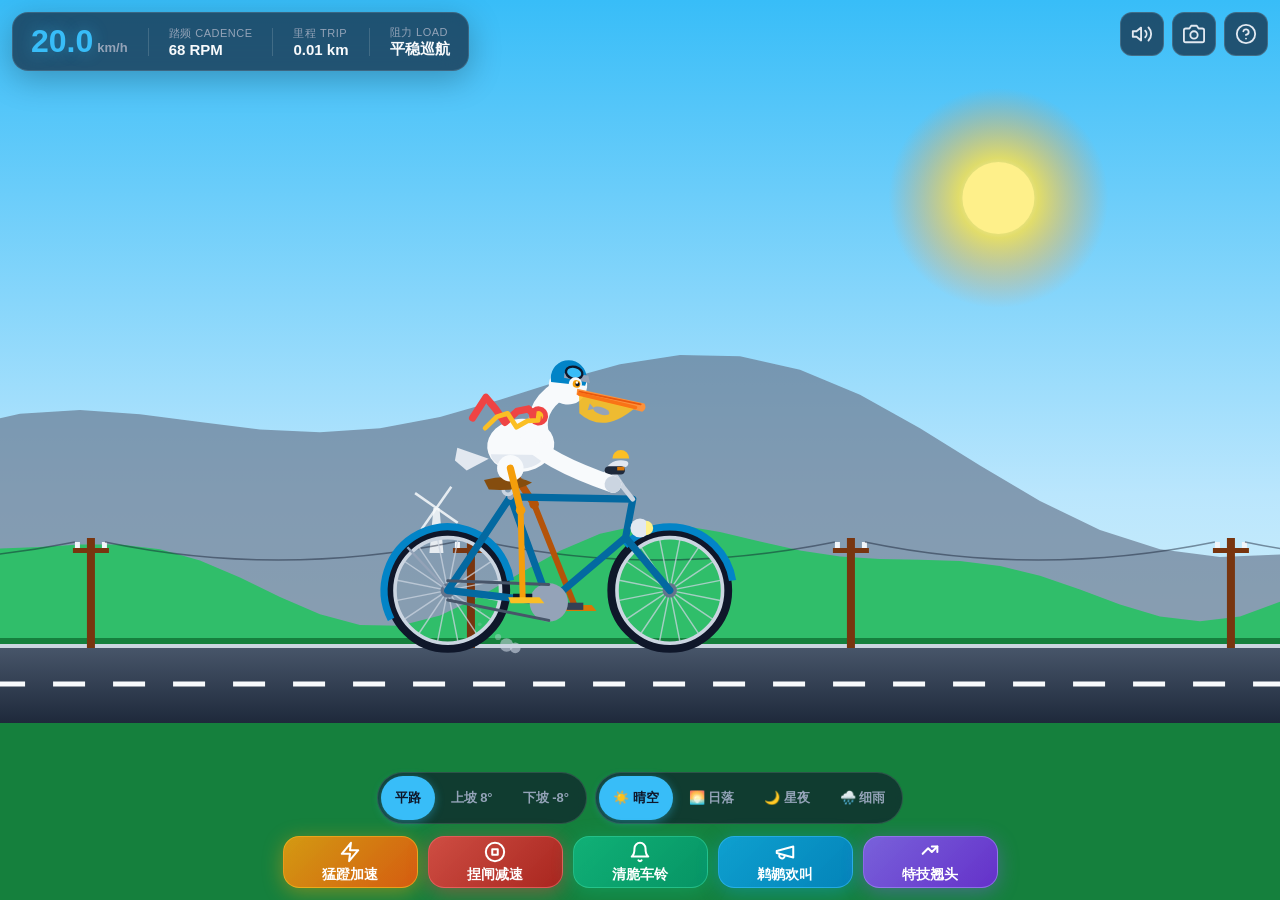
<file: pelican-bicycle/gemini-3.8-flash/index.html>
<!DOCTYPE html>
<html lang="zh-CN">
<head>
  <meta charset="UTF-8">
  <meta name="viewport" content="width=device-width, initial-scale=1.0, maximum-scale=1.0, user-scalable=no, viewport-fit=cover">
  <title>一只鹈鹕骑自行车 - 动力学奇趣骑行</title>
  <style>
    /* 全局与重置样式 */
    *, *::before, *::after {
      box-sizing: border-box;
      margin: 0;
      padding: 0;
      -webkit-tap-highlight-color: transparent;
      user-select: none;
      -webkit-user-select: none;
    }
    html, body {
      width: 100%;
      height: 100%;
      overflow: hidden;
      background-color: #0d131f;
      font-family: -apple-system, BlinkMacSystemFont, "Segoe UI", Roboto, "PingFang SC", "Hiragino Sans GB", "Microsoft YaHei", sans-serif;
      color: #f1f5f9;
    }
    #canvas-container {
      position: absolute;
      inset: 0;
      width: 100%;
      height: 100%;
      overflow: hidden;
    }
    canvas {
      display: block;
      width: 100%;
      height: 100%;
    }

    /* 降级提示（无 Canvas 支持时） */
    #fallback-banner {
      display: none;
      position: absolute;
      top: 50%;
      left: 50%;
      transform: translate(-50%, -50%);
      background: rgba(30, 41, 59, 0.95);
      border: 1px solid #e2e8f0;
      border-radius: 12px;
      padding: 24px 32px;
      text-align: center;
      max-width: 90%;
      box-shadow: 0 10px 25px rgba(0,0,0,0.5);
      z-index: 9999;
    }

    /* UI 根层：适配安全区 */
    .hud-layer {
      position: absolute;
      inset: 0;
      pointer-events: none;
      display: flex;
      flex-direction: column;
      justify-content: space-between;
      padding-top: max(12px, env(safe-area-inset-top));
      padding-bottom: max(12px, env(safe-area-inset-bottom));
      padding-left: max(12px, env(safe-area-inset-left));
      padding-right: max(12px, env(safe-area-inset-right));
      z-index: 100;
    }

    /* 顶部仪表盘与状态栏 */
    .top-bar {
      display: flex;
      align-items: flex-start;
      justify-content: space-between;
      gap: 12px;
      pointer-events: auto;
    }

    .dashboard-panel {
      background: rgba(15, 23, 42, 0.65);
      backdrop-filter: blur(12px);
      -webkit-backdrop-filter: blur(12px);
      border: 1px solid rgba(255, 255, 255, 0.12);
      border-radius: 16px;
      padding: 10px 18px;
      display: flex;
      align-items: center;
      gap: 20px;
      box-shadow: 0 8px 32px rgba(0, 0, 0, 0.25);
    }
    .speedo-wrap {
      display: flex;
      align-items: baseline;
      gap: 4px;
    }
    .speedo-num {
      font-size: 32px;
      font-weight: 800;
      font-variant-numeric: tabular-nums;
      color: #38bdf8;
      text-shadow: 0 0 16px rgba(56, 189, 248, 0.4);
      min-width: 60px;
      text-align: right;
    }
    .speedo-unit {
      font-size: 13px;
      font-weight: 600;
      color: #94a3b8;
    }
    .stat-divider {
      width: 1px;
      height: 28px;
      background: rgba(255, 255, 255, 0.15);
    }
    .stat-item {
      display: flex;
      flex-direction: column;
      align-items: flex-start;
    }
    .stat-label {
      font-size: 11px;
      color: #94a3b8;
      text-transform: uppercase;
      letter-spacing: 0.5px;
    }
    .stat-val {
      font-size: 15px;
      font-weight: 700;
      color: #f8fafc;
      font-variant-numeric: tabular-nums;
    }

    /* 顶部右侧快捷开关 */
    .top-actions {
      display: flex;
      align-items: center;
      gap: 8px;
    }
    .btn-icon-glass {
      width: 44px;
      height: 44px;
      border-radius: 12px;
      border: 1px solid rgba(255, 255, 255, 0.15);
      background: rgba(15, 23, 42, 0.65);
      backdrop-filter: blur(10px);
      -webkit-backdrop-filter: blur(10px);
      color: #e2e8f0;
      cursor: pointer;
      display: flex;
      align-items: center;
      justify-content: center;
      transition: all 0.18s ease;
      touch-action: manipulation;
    }
    .btn-icon-glass:active {
      transform: scale(0.92);
      background: rgba(56, 189, 248, 0.25);
      border-color: rgba(56, 189, 248, 0.6);
    }
    .btn-icon-glass svg {
      width: 22px;
      height: 22px;
      fill: none;
      stroke: currentColor;
      stroke-width: 2;
      stroke-linecap: round;
      stroke-linejoin: round;
    }

    /* 居中浮动提示 */
    .toast-msg {
      position: absolute;
      top: 80px;
      left: 50%;
      transform: translateX(-50%) translateY(-10px);
      opacity: 0;
      transition: all 0.3s cubic-bezier(0.18, 0.89, 0.32, 1.28);
      background: rgba(15, 23, 42, 0.85);
      backdrop-filter: blur(12px);
      border: 1px solid rgba(56, 189, 248, 0.4);
      border-radius: 20px;
      padding: 8px 18px;
      font-size: 13px;
      font-weight: 600;
      color: #e0f2fe;
      box-shadow: 0 4px 20px rgba(0, 0, 0, 0.35);
      pointer-events: none;
      white-space: nowrap;
      z-index: 1000;
    }
    .toast-msg.show {
      opacity: 1;
      transform: translateX(-50%) translateY(0);
    }

    /* 底部操作区 */
    .bottom-bar {
      display: flex;
      flex-direction: column;
      gap: 12px;
      align-items: center;
      pointer-events: auto;
      max-width: 820px;
      margin: 0 auto;
      width: 100%;
    }

    /* 模式选择切换行（坡度、环境、视角） */
    .controls-modes-row {
      display: flex;
      flex-wrap: wrap;
      justify-content: center;
      align-items: center;
      gap: 8px;
      width: 100%;
    }
    .pill-group {
      display: flex;
      background: rgba(15, 23, 42, 0.65);
      backdrop-filter: blur(12px);
      -webkit-backdrop-filter: blur(12px);
      border: 1px solid rgba(255, 255, 255, 0.12);
      border-radius: 30px;
      padding: 3px;
      gap: 2px;
    }
    .pill-btn {
      min-height: 44px;
      padding: 0 14px;
      border-radius: 24px;
      border: none;
      background: transparent;
      color: #94a3b8;
      font-size: 13px;
      font-weight: 600;
      cursor: pointer;
      display: flex;
      align-items: center;
      justify-content: center;
      gap: 5px;
      transition: all 0.18s ease;
      touch-action: manipulation;
    }
    .pill-btn.active {
      background: #38bdf8;
      color: #0f172a;
      box-shadow: 0 2px 10px rgba(56, 189, 248, 0.4);
    }
    .pill-btn:active {
      transform: scale(0.94);
    }

    /* 主要动力动作大按钮 */
    .action-buttons-row {
      display: flex;
      align-items: center;
      justify-content: center;
      gap: 10px;
      width: 100%;
    }

    .action-btn {
      min-width: 60px;
      min-height: 52px;
      flex: 1;
      max-width: 135px;
      border-radius: 16px;
      border: 1px solid rgba(255, 255, 255, 0.18);
      background: rgba(15, 23, 42, 0.75);
      backdrop-filter: blur(12px);
      -webkit-backdrop-filter: blur(12px);
      color: #f8fafc;
      font-size: 14px;
      font-weight: 700;
      cursor: pointer;
      display: flex;
      flex-direction: column;
      align-items: center;
      justify-content: center;
      gap: 3px;
      box-shadow: 0 4px 16px rgba(0, 0, 0, 0.3);
      transition: all 0.15s cubic-bezier(0.18, 0.89, 0.32, 1.28);
      touch-action: manipulation;
    }
    .action-btn:active, .action-btn.holding {
      transform: scale(0.92);
    }
    .action-btn svg {
      width: 22px;
      height: 22px;
      fill: none;
      stroke: currentColor;
      stroke-width: 2.2;
      stroke-linecap: round;
      stroke-linejoin: round;
    }

    /* 加速按钮特调 */
    .action-btn.btn-sprint {
      background: linear-gradient(135deg, rgba(245, 158, 11, 0.85), rgba(234, 88, 12, 0.9));
      border-color: rgba(251, 191, 36, 0.6);
      color: #ffffff;
      box-shadow: 0 4px 20px rgba(245, 158, 11, 0.45);
    }
    .action-btn.btn-sprint:active, .action-btn.btn-sprint.holding {
      box-shadow: 0 2px 10px rgba(245, 158, 11, 0.6);
      filter: brightness(1.15);
    }

    /* 刹车按钮特调 */
    .action-btn.btn-brake {
      background: linear-gradient(135deg, rgba(239, 68, 68, 0.85), rgba(185, 28, 28, 0.9));
      border-color: rgba(248, 113, 113, 0.6);
      color: #ffffff;
      box-shadow: 0 4px 20px rgba(239, 68, 68, 0.45);
    }
    .action-btn.btn-brake:active, .action-btn.btn-brake.holding {
      box-shadow: 0 2px 10px rgba(239, 68, 68, 0.6);
      filter: brightness(1.15);
    }

    /* 车铃按钮特调 */
    .action-btn.btn-bell {
      background: linear-gradient(135deg, rgba(16, 185, 129, 0.85), rgba(5, 150, 105, 0.9));
      border-color: rgba(52, 211, 153, 0.6);
      color: #ffffff;
      box-shadow: 0 4px 20px rgba(16, 185, 129, 0.4);
    }

    /* 鹈鹕叫按钮特调 */
    .action-btn.btn-honk {
      background: linear-gradient(135deg, rgba(14, 165, 233, 0.85), rgba(2, 132, 199, 0.9));
      border-color: rgba(56, 189, 248, 0.6);
      color: #ffffff;
      box-shadow: 0 4px 20px rgba(14, 165, 233, 0.4);
    }

    /* 翘头特技按钮 */
    .action-btn.btn-trick {
      background: linear-gradient(135deg, rgba(139, 92, 246, 0.85), rgba(109, 40, 217, 0.9));
      border-color: rgba(167, 139, 250, 0.6);
      color: #ffffff;
      box-shadow: 0 4px 20px rgba(139, 92, 246, 0.4);
    }

    /* 快捷键弹窗 */
    .modal-overlay {
      position: absolute;
      inset: 0;
      background: rgba(0, 0, 0, 0.65);
      backdrop-filter: blur(8px);
      -webkit-backdrop-filter: blur(8px);
      display: flex;
      align-items: center;
      justify-content: center;
      z-index: 200;
      opacity: 0;
      pointer-events: none;
      transition: opacity 0.25s ease;
    }
    .modal-overlay.open {
      opacity: 1;
      pointer-events: auto;
    }
    .modal-card {
      background: #1e293b;
      border: 1px solid rgba(255, 255, 255, 0.15);
      border-radius: 20px;
      padding: 24px;
      width: 90%;
      max-width: 440px;
      box-shadow: 0 20px 40px rgba(0,0,0,0.5);
    }
    .modal-title {
      font-size: 18px;
      font-weight: 700;
      color: #38bdf8;
      margin-bottom: 16px;
      display: flex;
      align-items: center;
      justify-content: space-between;
    }
    .key-list {
      display: grid;
      grid-template-columns: 1fr 1fr;
      gap: 12px;
      font-size: 13px;
      color: #cbd5e1;
      margin-bottom: 20px;
    }
    .key-row {
      display: flex;
      align-items: center;
      gap: 8px;
    }
    .kbd-badge {
      display: inline-block;
      padding: 3px 8px;
      background: #334155;
      border: 1px solid #64748b;
      border-radius: 6px;
      font-family: monospace;
      font-size: 11px;
      font-weight: 700;
      color: #f1f5f9;
      box-shadow: 0 2px 0 #1e293b;
    }
    .close-modal-btn {
      width: 100%;
      height: 44px;
      border-radius: 12px;
      border: none;
      background: #38bdf8;
      color: #0f172a;
      font-weight: 700;
      font-size: 14px;
      cursor: pointer;
    }

    /* 移动端媒体查询微调 */
    @media (max-width: 640px) {
      .dashboard-panel {
        padding: 6px 12px;
        gap: 10px;
      }
      .speedo-num {
        font-size: 24px;
        min-width: 44px;
      }
      .stat-item {
        display: none;
      }
      .stat-item.cadence-item {
        display: flex;
      }
      .stat-divider {
        display: none;
      }
      .stat-divider.cadence-divider {
        display: block;
      }
      .action-btn {
        min-height: 48px;
        font-size: 12px;
      }
      .action-btn svg {
        width: 18px;
        height: 18px;
      }
      .pill-btn {
        padding: 0 10px;
        font-size: 12px;
      }
    }
  </style>
</head>
<body>

  <!-- 主视口与 Canvas 容器 -->
  <div id="canvas-container">
    <canvas id="cycle-canvas"></canvas>
  </div>

  <!-- 降级提示（当 Canvas 不可用时触发） -->
  <div id="fallback-banner">
    <h3 style="font-size:18px;color:#f87171;margin-bottom:8px;">⚠️ 浏览器不支持 Canvas 绘图</h3>
    <p style="font-size:14px;color:#cbd5e1;line-height:1.5;">
      当前浏览器环境不支持 HTML5 Canvas 2D 上下文。<br>
      请使用现代桌面或移动端浏览器（Chrome、Edge、Safari、Firefox）畅玩「鹈鹕骑自行车」！
    </p>
  </div>

  <!-- HUD 界面交互层 -->
  <div class="hud-layer">
    <!-- 顶部状态栏 -->
    <div class="top-bar">
      <!-- 骑行仪表盘 -->
      <div class="dashboard-panel">
        <div class="speedo-wrap">
          <span class="speedo-num" id="ui-speed">0.0</span>
          <span class="speedo-unit">km/h</span>
        </div>
        <div class="stat-divider cadence-divider"></div>
        <div class="stat-item cadence-item">
          <span class="stat-label">踏频 Cadence</span>
          <span class="stat-val" id="ui-cadence">0 RPM</span>
        </div>
        <div class="stat-divider"></div>
        <div class="stat-item">
          <span class="stat-label">里程 Trip</span>
          <span class="stat-val" id="ui-distance">0.00 km</span>
        </div>
        <div class="stat-divider"></div>
        <div class="stat-item">
          <span class="stat-label">阻力 Load</span>
          <span class="stat-val" id="ui-effort">中等</span>
        </div>
      </div>

      <!-- 右上角快捷开关 -->
      <div class="top-actions">
        <!-- 音频开关 -->
        <button class="btn-icon-glass" id="btn-audio" title="开启/静音声音" aria-label="声音开关">
          <svg id="icon-sound-on" viewBox="0 0 24 24">
            <polygon points="11 5 6 9 2 9 2 15 6 15 11 19 11 5"></polygon>
            <path d="M15.54 8.46a5 5 0 0 1 0 7.07"></path>
            <path d="M19.07 4.93a10 10 0 0 1 0 14.14"></path>
          </svg>
          <svg id="icon-sound-off" viewBox="0 0 24 24" style="display:none;">
            <polygon points="11 5 6 9 2 9 2 15 6 15 11 19 11 5"></polygon>
            <line x1="23" y1="9" x2="17" y2="15"></line>
            <line x1="17" y1="9" x2="23" y2="15"></line>
          </svg>
        </button>

        <!-- 视角切换 -->
        <button class="btn-icon-glass" id="btn-camera" title="切换视角模式" aria-label="切换视角">
          <svg viewBox="0 0 24 24">
            <path d="M23 19a2 2 0 0 1-2 2H3a2 2 0 0 1-2-2V8a2 2 0 0 1 2-2h4l2-3h6l2 3h4a2 2 0 0 1 2 2z"></path>
            <circle cx="12" cy="13" r="4"></circle>
          </svg>
        </button>

        <!-- 帮助/键盘说明 -->
        <button class="btn-icon-glass" id="btn-help" title="查看操作帮助" aria-label="帮助">
          <svg viewBox="0 0 24 24">
            <circle cx="12" cy="12" r="10"></circle>
            <path d="M9.09 9a3 3 0 0 1 5.83 1c0 2-3 3-3 3"></path>
            <line x1="12" y1="17" x2="12.01" y2="17"></line>
          </svg>
        </button>
      </div>
    </div>

    <!-- 瞬时提示信息 -->
    <div class="toast-msg" id="toast-msg">叮铃！自行车铃声已敲响</div>

    <!-- 底部控制区 -->
    <div class="bottom-bar">
      <!-- 模式与环境切换栏 -->
      <div class="controls-modes-row">
        <!-- 坡度切换 -->
        <div class="pill-group" id="slope-pills">
          <button class="pill-btn active" data-slope="flat">平路</button>
          <button class="pill-btn" data-slope="up">上坡 8°</button>
          <button class="pill-btn" data-slope="down">下坡 -8°</button>
        </div>

        <!-- 昼夜与天气切换 -->
        <div class="pill-group" id="weather-pills">
          <button class="pill-btn active" data-weather="day">☀️ 晴空</button>
          <button class="pill-btn" data-weather="sunset">🌅 日落</button>
          <button class="pill-btn" data-weather="night">🌙 星夜</button>
          <button class="pill-btn" data-weather="rain">🌧️ 细雨</button>
        </div>
      </div>

      <!-- 核心动力与动作按键 -->
      <div class="action-buttons-row">
        <!-- 猛蹬加速 -->
        <button class="action-btn btn-sprint" id="btn-sprint" aria-label="加速猛蹬">
          <svg viewBox="0 0 24 24">
            <polygon points="13 2 3 14 12 14 11 22 21 10 12 10 13 2"></polygon>
          </svg>
          <span>猛蹬加速</span>
        </button>

        <!-- 刹车减速 -->
        <button class="action-btn btn-brake" id="btn-brake" aria-label="刹车制动">
          <svg viewBox="0 0 24 24">
            <circle cx="12" cy="12" r="10"></circle>
            <rect x="9" y="9" width="6" height="6"></rect>
          </svg>
          <span>捏闸减速</span>
        </button>

        <!-- 车铃 -->
        <button class="action-btn btn-bell" id="btn-bell" aria-label="敲击车铃">
          <svg viewBox="0 0 24 24">
            <path d="M18 8A6 6 0 0 0 6 8c0 7-3 9-3 9h18s-3-2-3-9"></path>
            <path d="M13.73 21a2 2 0 0 1-3.46 0"></path>
          </svg>
          <span>清脆车铃</span>
        </button>

        <!-- 鹈鹕鸣叫与喉囊 -->
        <button class="action-btn btn-honk" id="btn-honk" aria-label="鹈鹕鸣叫">
          <svg viewBox="0 0 24 24">
            <path d="M3 11l18-5v12L3 13v-2z"></path>
            <path d="M11.6 16.8a3 3 0 1 1-5.8-1.6"></path>
          </svg>
          <span>鹈鹕欢叫</span>
        </button>

        <!-- 翘头特技 -->
        <button class="action-btn btn-trick" id="btn-trick" aria-label="翘头特技">
          <svg viewBox="0 0 24 24">
            <path d="M4 14l6-6 4 4 6-6"></path>
            <path d="M14 6h6v6"></path>
          </svg>
          <span>特技翘头</span>
        </button>
      </div>
    </div>
  </div>

  <!-- 帮助弹窗 -->
  <div class="modal-overlay" id="help-modal">
    <div class="modal-card">
      <div class="modal-title">
        <span>骑行操作指南</span>
        <span style="font-size:12px;color:#94a3b8;">纯原生无依赖</span>
      </div>
      <div class="key-list">
        <div class="key-row"><span class="kbd-badge">↑ / W</span> 猛蹬加速</div>
        <div class="key-row"><span class="kbd-badge">↓ / S</span> 捏闸制动</div>
        <div class="key-row"><span class="kbd-badge">B</span> 敲响车铃</div>
        <div class="key-row"><span class="kbd-badge">Space / H</span> 鹈鹕大叫 (吞吐小鱼)</div>
        <div class="key-row"><span class="kbd-badge">E / Q</span> 翘头特技</div>
        <div class="key-row"><span class="kbd-badge">T</span> 切换天气与昼夜</div>
        <div class="key-row"><span class="kbd-badge">1 / 2 / 3</span> 平路 / 上坡 / 下坡</div>
        <div class="key-row"><span class="kbd-badge">C</span> 切换视角模式</div>
      </div>
      <p style="font-size:12px;color:#94a3b8;margin-bottom:16px;line-height:1.5;">
        💡 提示：移动端可通过底部大按钮触摸互动，支持多指同时操作。初次点击任意按键即可激活 Web Audio 原生合成音效！
      </p>
      <button class="close-modal-btn" id="btn-close-help">好的，开始骑行！</button>
    </div>
  </div>

  <!-- 核心逻辑：动画循环、双骨骼逆向动力学 (IK)、多层视差与音频合成 -->
  <script>
    /**
     * 一只鹈鹕骑自行车 (Pelican On Bicycle)
     * 架构要点：
     * 1. 纯原生 Canvas 2D 逐帧程序化绘制，包含多层远山、丘陵、草木、风车、路面视差。
     * 2. 自行车机构与鹈鹕下肢双骨骼逆运动学（2-Bone Inverse Kinematics）精准约束。
     * 3. 动力学物理引擎：滚阻、风阻、重力分量、踏频耦合、路面颠簸与避震形变。
     * 4. Web Audio API 纯程序化声音合成：双音金属车铃、鹈鹕共鸣喉音鸣叫、链条运转声与风噪。
     */

    (function() {
      'use strict';

      // 1. 获取 Canvas 并检测支持
      const canvas = document.getElementById('cycle-canvas');
      if (!canvas || !canvas.getContext) {
        document.getElementById('fallback-banner').style.display = 'block';
        return;
      }
      const ctx = canvas.getContext('2d');
      if (!ctx) {
        document.getElementById('fallback-banner').style.display = 'block';
        return;
      }

      // 2. 状态机与物理量
      const state = {
        // 运动物理
        speed: 18.0,            // 当前车速 (km/h)
        targetSpeed: 18.0,      // 目标巡航车速
        cadence: 65,            // 踏频 (RPM)
        distance: 0.0,          // 骑行总里程 (米)
        slopeMode: 'flat',      // 'flat', 'up', 'down'
        slopeAngle: 0.0,        // 道路倾角弧度
        targetSlopeAngle: 0.0,
        weather: 'day',         // 'day', 'sunset', 'night', 'rain'
        cameraMode: 'standard', // 'standard' (全景), 'chase' (追焦特写)
        audioEnabled: false,    // 音频是否激活

        // 交互输入标志
        isSprinting: false,
        isBraking: false,
        wheelieFactor: 0.0,     // 翘头角度比例 0.0 ~ 1.0
        wheelieTarget: 0.0,
        honkTimer: 0.0,         // 鸣叫/大张嘴动画计时
        bellTimer: 0.0,         // 车铃敲击颤抖计时

        // 动力学内部累加器
        wheelRotation: 0.0,     // 车轮绝对转角
        crankRotation: 0.0,     // 曲柄转角（联动踏板与脚部）
        bobPhase: 0.0,          // 身体颠簸节奏
        roadBump: 0.0,          // 瞬间路面颠簸位移
        scarfWavePhase: 0.0,    // 围巾飘动相位

        // 动画控制
        lastTime: performance.now(),
        dpr: 1
      };

      // 3. 尺寸与分辨率响应
      let viewWidth = 0;
      let viewHeight = 0;

      function resize() {
        state.dpr = Math.min(window.devicePixelRatio || 1, 2);
        viewWidth = window.innerWidth;
        viewHeight = window.innerHeight;
        canvas.width = Math.floor(viewWidth * state.dpr);
        canvas.height = Math.floor(viewHeight * state.dpr);
      }
      window.addEventListener('resize', resize, { passive: true });
      resize();

      // 4. Web Audio API 声音合成引擎（零外部音频资产）
      let audioCtx = null;
      let chainGainNode = null;
      let chainOsc = null;
      let windGainNode = null;

      function initAudio() {
        if (audioCtx) {
          if (audioCtx.state === 'suspended') {
            audioCtx.resume().catch(() => {});
          }
          return;
        }
        try {
          const AudioContextClass = window.AudioContext || window.webkitAudioContext;
          if (!AudioContextClass) return;
          audioCtx = new AudioContextClass();

          // 创建环境链条轻微咬合声 (白噪微脉冲模拟)
          const bufferSize = audioCtx.sampleRate * 0.1;
          const noiseBuffer = audioCtx.createBuffer(1, bufferSize, audioCtx.sampleRate);
          const output = noiseBuffer.getChannelData(0);
          for (let i = 0; i < bufferSize; i++) {
            output[i] = (Math.random() * 2 - 1) * Math.exp(-i / (bufferSize * 0.2));
          }

          // 风噪声合成器
          const windBuffer = audioCtx.createBuffer(1, audioCtx.sampleRate * 2, audioCtx.sampleRate);
          const windData = windBuffer.getChannelData(0);
          for (let i = 0; i < windData.length; i++) {
            windData[i] = Math.random() * 2 - 1;
          }
          const windSource = audioCtx.createBufferSource();
          windSource.buffer = windBuffer;
          windSource.loop = true;

          const windFilter = audioCtx.createBiquadFilter();
          windFilter.type = 'lowpass';
          windFilter.frequency.value = 350;

          windGainNode = audioCtx.createGain();
          windGainNode.gain.value = 0.02;

          windSource.connect(windFilter);
          windFilter.connect(windGainNode);
          windGainNode.connect(audioCtx.destination);
          windSource.start();

          state.audioEnabled = true;
          updateAudioUI();
        } catch (e) {
          console.warn('Web Audio 降级:', e);
        }
      }

      // 播放清脆金属自行车铃声 ("叮~铃~")
      function playBellSound() {
        if (!audioCtx) initAudio();
        if (!audioCtx || audioCtx.state === 'suspended') return;

        const now = audioCtx.currentTime;
        // 双音敲击：一次 2250Hz，一次 2800Hz
        [0, 0.12].forEach((delay, idx) => {
          const osc = audioCtx.createOscillator();
          const gain = audioCtx.createGain();
          const freq = idx === 0 ? 2280 : 2750;

          osc.type = 'sine';
          osc.frequency.setValueAtTime(freq, now + delay);
          osc.frequency.exponentialRampToValueAtTime(freq * 0.98, now + delay + 0.45);

          gain.gain.setValueAtTime(0, now + delay);
          gain.gain.linearRampToValueAtTime(0.28, now + delay + 0.008);
          gain.gain.exponentialRampToValueAtTime(0.0001, now + delay + 0.55);

          osc.connect(gain);
          gain.connect(audioCtx.destination);

          osc.start(now + delay);
          osc.stop(now + delay + 0.6);
        });
      }

      // 播放鹈鹕沙哑又萌趣的喉音鸣叫 ("嘎咕~")
      function playHonkSound() {
        if (!audioCtx) initAudio();
        if (!audioCtx || audioCtx.state === 'suspended') return;

        const now = audioCtx.currentTime;
        const osc = audioCtx.createOscillator();
        const gain = audioCtx.createGain();
        const filter = audioCtx.createBiquadFilter();

        // 锯齿波经过喉腔共振滤波
        osc.type = 'sawtooth';
        osc.frequency.setValueAtTime(260, now);
        osc.frequency.exponentialRampToValueAtTime(160, now + 0.28);

        filter.type = 'bandpass';
        filter.frequency.setValueAtTime(850, now);
        filter.Q.value = 3.5;

        gain.gain.setValueAtTime(0, now);
        gain.gain.linearRampToValueAtTime(0.35, now + 0.02);
        gain.gain.exponentialRampToValueAtTime(0.001, now + 0.35);

        osc.connect(filter);
        filter.connect(gain);
        gain.connect(audioCtx.destination);

        osc.start(now);
        osc.stop(now + 0.38);
      }

      // 5. 粒子特效系统（路面扬尘、水花、汗珠、速度线）
      const particles = [];
      function spawnDust(x, y, speedRatio, isRain) {
        if (Math.random() > 0.45) return;
        particles.push({
          x: x + (Math.random() * 8 - 4),
          y: y + (Math.random() * 4 - 2),
          vx: -(1.5 + Math.random() * 2.5) * speedRatio,
          vy: -(0.5 + Math.random() * 1.5),
          size: isRain ? (1.5 + Math.random() * 2.5) : (3 + Math.random() * 5),
          alpha: 0.65,
          color: isRain ? 'rgba(186, 230, 253, ' : 'rgba(203, 213, 225, ',
          life: 1.0,
          decay: 0.03 + Math.random() * 0.03
        });
      }

      function spawnSweat(x, y) {
        if (Math.random() > 0.3) return;
        particles.push({
          x: x,
          y: y,
          vx: -(1 + Math.random() * 2),
          vy: -(1.5 + Math.random() * 2),
          size: 2.5 + Math.random() * 2,
          alpha: 0.9,
          color: 'rgba(56, 189, 248, ',
          life: 1.0,
          decay: 0.04
        });
      }

      function updateAndDrawParticles(ctx, scrollX) {
        for (let i = particles.length - 1; i >= 0; i--) {
          const p = particles[i];
          p.x += p.vx;
          p.y += p.vy;
          p.life -= p.decay;
          if (p.life <= 0) {
            particles.splice(i, 1);
            continue;
          }
          ctx.beginPath();
          ctx.arc(p.x, p.y, p.size * p.life, 0, Math.PI * 2);
          ctx.fillStyle = p.color + (p.alpha * p.life) + ')';
          ctx.fill();
        }
      }

      // 6. 逆运动学 (IK: Inverse Kinematics) 求解
      // 给定髋关节与脚踏位置，求解膝关节坐标，保证大腿小腿骨骼长度真实约束
      function solveIK(hx, hy, px, py, l1, l2, bendForward) {
        let dx = px - hx;
        let dy = py - hy;
        let d = Math.hypot(dx, dy);
        const maxD = (l1 + l2) * 0.99;
        const minD = Math.max(Math.abs(l1 - l2) + 2, 8);

        if (d > maxD) {
          dx = (dx / d) * maxD;
          dy = (dy / d) * maxD;
          d = maxD;
        } else if (d < minD) {
          dx = (dx / d) * minD;
          dy = (dy / d) * minD;
          d = minD;
        }

        const baseAngle = Math.atan2(dy, dx);
        let cosA = (l1 * l1 + d * d - l2 * l2) / (2 * l1 * d);
        cosA = Math.max(-1, Math.min(1, cosA));
        const angleA = Math.acos(cosA);

        // 膝盖默认向前弯曲
        const thighAngle = baseAngle - (bendForward ? 1 : -1) * angleA;
        const kx = hx + Math.cos(thighAngle) * l1;
        const ky = hy + Math.sin(thighAngle) * l1;

        return { kx, ky };
      }

      // 7. 视差背景元素生成（多层山丘与路面装饰）
      const hills = [];
      for (let i = 0; i < 40; i++) {
        hills.push({
          x: i * 180,
          height: 80 + Math.sin(i * 0.7) * 45 + Math.cos(i * 1.3) * 30
        });
      }

      const roadProps = [];
      for (let i = 0; i < 35; i++) {
        roadProps.push({
          type: i % 4 === 0 ? 'pole' : (i % 2 === 0 ? 'tree' : 'flower'),
          x: i * 220 + Math.random() * 60,
          scale: 0.8 + Math.random() * 0.4
        });
      }

      // 8. 绘制各层视差环境
      function drawParallaxBackground(ctx, w, h, distanceMeters, weather) {
        // A. 天空渐变
        let skyGrad = ctx.createLinearGradient(0, 0, 0, h);
        if (weather === 'day') {
          skyGrad.addColorStop(0, '#38bdf8');
          skyGrad.addColorStop(0.55, '#bae6fd');
          skyGrad.addColorStop(1, '#f0fdf4');
        } else if (weather === 'sunset') {
          skyGrad.addColorStop(0, '#4338ca');
          skyGrad.addColorStop(0.35, '#f43f5e');
          skyGrad.addColorStop(0.7, '#fb923c');
          skyGrad.addColorStop(1, '#fef08a');
        } else if (weather === 'night') {
          skyGrad.addColorStop(0, '#090d16');
          skyGrad.addColorStop(0.6, '#0f172a');
          skyGrad.addColorStop(1, '#1e293b');
        } else { // rain
          skyGrad.addColorStop(0, '#334155');
          skyGrad.addColorStop(0.6, '#475569');
          skyGrad.addColorStop(1, '#64748b');
        }
        ctx.fillStyle = skyGrad;
        ctx.fillRect(0, 0, w, h);

        // B. 太阳 / 月亮
        ctx.save();
        if (weather === 'day' || weather === 'sunset') {
          const sunX = w * 0.78;
          const sunY = weather === 'day' ? h * 0.22 : h * 0.52;
          const sunGrad = ctx.createRadialGradient(sunX, sunY, 10, sunX, sunY, 110);
          sunGrad.addColorStop(0, weather === 'day' ? '#fffbeb' : '#fed7aa');
          sunGrad.addColorStop(0.3, weather === 'day' ? 'rgba(253, 224, 71, 0.8)' : 'rgba(251, 146, 60, 0.8)');
          sunGrad.addColorStop(1, 'rgba(251, 146, 60, 0)');
          ctx.fillStyle = sunGrad;
          ctx.beginPath();
          ctx.arc(sunX, sunY, 110, 0, Math.PI * 2);
          ctx.fill();

          ctx.fillStyle = weather === 'day' ? '#fef08a' : '#ffedd5';
          ctx.beginPath();
          ctx.arc(sunX, sunY, weather === 'day' ? 36 : 42, 0, Math.PI * 2);
          ctx.fill();
        } else if (weather === 'night') {
          // 弯弯月牙与繁星
          const moonX = w * 0.82;
          const moonY = h * 0.18;
          ctx.fillStyle = '#fef08a';
          ctx.shadowColor = 'rgba(254, 240, 138, 0.6)';
          ctx.shadowBlur = 24;
          ctx.beginPath();
          ctx.arc(moonX, moonY, 26, 0, Math.PI * 2);
          ctx.fill();
          ctx.shadowBlur = 0;
          ctx.fillStyle = '#090d16';
          ctx.beginPath();
          ctx.arc(moonX - 9, moonY - 6, 23, 0, Math.PI * 2);
          ctx.fill();

          // 静态点点繁星
          ctx.fillStyle = '#f8fafc';
          for (let s = 0; s < 45; s++) {
            const sx = (s * 79 + 31) % w;
            const sy = (s * 47 + 19) % (h * 0.55);
            ctx.globalAlpha = 0.3 + ((s % 5) * 0.15);
            ctx.fillRect(sx, sy, 2, 2);
          }
          ctx.globalAlpha = 1.0;
        }
        ctx.restore();

        // C. 远山视差层 (移动速度 = 0.08x)
        const groundBaseY = h * 0.72;
        const mountainOffset = (distanceMeters * 35) % (w * 2);

        ctx.save();
        ctx.fillStyle = weather === 'night' ? '#141d2e' : (weather === 'sunset' ? '#831843' : '#64748b');
        ctx.globalAlpha = weather === 'rain' ? 0.4 : 0.65;
        ctx.beginPath();
        ctx.moveTo(0, groundBaseY);
        for (let x = -100; x <= w + 100; x += 60) {
          const worldX = x + mountainOffset * 0.1;
          const my = groundBaseY - 180 - Math.sin(worldX * 0.003) * 90 - Math.cos(worldX * 0.008) * 45;
          ctx.lineTo(x, my);
        }
        ctx.lineTo(w + 100, groundBaseY);
        ctx.closePath();
        ctx.fill();
        ctx.restore();

        // D. 中景丘陵与风车层 (移动速度 = 0.3x)
        const midOffset = (distanceMeters * 90) % (w * 2);
        ctx.save();
        ctx.fillStyle = weather === 'night' ? '#0f172a' : (weather === 'sunset' ? '#9a3412' : '#22c55e');
        ctx.globalAlpha = 0.85;
        ctx.beginPath();
        ctx.moveTo(0, groundBaseY);
        for (let x = -80; x <= w + 80; x += 40) {
          const worldX = x + midOffset * 0.35;
          const hy = groundBaseY - 80 - Math.sin(worldX * 0.008) * 40 - Math.cos(worldX * 0.015) * 20;
          ctx.lineTo(x, hy);
        }
        ctx.lineTo(w + 80, groundBaseY);
        ctx.closePath();
        ctx.fill();

        // 中景上的小风车
        const windmillX = (w * 0.6 - (distanceMeters * 90 * 0.35) % (w * 1.5) + w * 1.5) % (w * 1.5) - 100;
        if (windmillX > -60 && windmillX < w + 60) {
          const wmBaseY = groundBaseY - 95;
          ctx.fillStyle = '#f8fafc';
          ctx.beginPath();
          ctx.moveTo(windmillX - 7, wmBaseY);
          ctx.lineTo(windmillX + 7, wmBaseY);
          ctx.lineTo(windmillX + 3, wmBaseY - 45);
          ctx.lineTo(windmillX - 3, wmBaseY - 45);
          ctx.fill();

          // 旋转扇叶
          ctx.save();
          ctx.translate(windmillX, wmBaseY - 45);
          ctx.rotate(state.wheelRotation * 0.3);
          ctx.strokeStyle = '#f8fafc';
          ctx.lineWidth = 2.5;
          for (let b = 0; b < 4; b++) {
            ctx.rotate(Math.PI / 2);
            ctx.beginPath();
            ctx.moveTo(0, 0);
            ctx.lineTo(0, -26);
            ctx.stroke();
          }
          ctx.restore();
        }
        ctx.restore();

        // E. 近景路基与草坪 (移动速度 = 1.0x)
        ctx.fillStyle = weather === 'night' ? '#064e3b' : (weather === 'sunset' ? '#78350f' : '#15803d');
        ctx.fillRect(0, groundBaseY - 10, w, h - groundBaseY + 10);

        // F. 沥青柏油路面
        const roadTop = groundBaseY;
        const roadBottom = groundBaseY + 75;
        const roadGrad = ctx.createLinearGradient(0, roadTop, 0, roadBottom);
        if (weather === 'night') {
          roadGrad.addColorStop(0, '#1e293b');
          roadGrad.addColorStop(1, '#0f172a');
        } else if (weather === 'rain') {
          roadGrad.addColorStop(0, '#475569');
          roadGrad.addColorStop(1, '#334155');
        } else {
          roadGrad.addColorStop(0, '#475569');
          roadGrad.addColorStop(1, '#1e293b');
        }
        ctx.fillStyle = roadGrad;
        ctx.fillRect(0, roadTop, w, roadBottom - roadTop);

        // 路肩反光石与草丛
        ctx.fillStyle = weather === 'night' ? '#334155' : '#cbd5e1';
        ctx.fillRect(0, roadTop - 4, w, 4);

        // 奔跑的白色路中虚线 (随真实里程流动)
        ctx.save();
        ctx.strokeStyle = '#f8fafc';
        ctx.lineWidth = 5;
        ctx.setLineDash([32, 28]);
        ctx.lineDashOffset = -(distanceMeters * 350) % 60;
        ctx.beginPath();
        ctx.moveTo(0, roadTop + 36);
        ctx.lineTo(w, roadTop + 36);
        ctx.stroke();
        ctx.restore();

        // G. 路边电线杆与小野花视差掠影
        const poleSpacing = 380;
        const poleShift = (distanceMeters * 350) % poleSpacing;
        ctx.save();
        for (let px = -poleShift; px < w + poleSpacing; px += poleSpacing) {
          // 木质电线杆
          ctx.fillStyle = '#78350f';
          ctx.fillRect(px, roadTop - 110, 8, 110);
          ctx.fillRect(px - 14, roadTop - 100, 36, 5);

          // 绝缘瓷瓶
          ctx.fillStyle = '#f1f5f9';
          ctx.fillRect(px - 12, roadTop - 106, 5, 6);
          ctx.fillRect(px + 15, roadTop - 106, 5, 6);

          // 电线弧线
          ctx.strokeStyle = 'rgba(15, 23, 42, 0.45)';
          ctx.lineWidth = 1.5;
          ctx.beginPath();
          ctx.moveTo(px + 18, roadTop - 106);
          ctx.quadraticCurveTo(px + poleSpacing / 2, roadTop - 70, px + poleSpacing - 12, roadTop - 106);
          ctx.stroke();
        }
        ctx.restore();
      }

      // 9. 核心：自行车与鹈鹕的完整动力学装配绘制
      function drawPelicanAndBicycle(ctx, cx, cy, s) {
        ctx.save();
        ctx.translate(cx, cy);

        // 受到路面坡度与翘头抬角的影响
        const totalAngle = state.slopeAngle - state.wheelieFactor * 0.42;
        ctx.rotate(totalAngle);
        ctx.scale(s, s);

        // 几何布局尺寸 (按标准复古巡航车比例)
        const wheelR = 48;          // 车轮半径
        const wheelBase = 185;      // 轴距
        const rearHub = { x: -wheelBase * 0.52, y: -wheelR };
        const frontHub = { x: wheelBase * 0.48, y: -wheelR };
        const bb = { x: -12, y: -wheelR + 10 };     // 五通中心 (Bottom Bracket)
        const seatCluster = { x: -44, y: -wheelR - 78 };
        const headTop = { x: 58, y: -wheelR - 76 };
        const headBottom = { x: 52, y: -wheelR - 44 };
        const grip = { x: 42, y: -wheelR - 98 };    // 车把把套位置
        const saddlePos = { x: -48, y: -wheelR - 90 }; // 车座受压点

        // 曲柄与脚踏位置计算
        const crankLen = 22;
        const gearRatio = 2.4;
        const crankAngle = state.crankRotation;

        // 远端踏板 (180度反相) 与 近端踏板
        const farPedal = {
          x: bb.x + Math.cos(crankAngle + Math.PI) * crankLen,
          y: bb.y + Math.sin(crankAngle + Math.PI) * crankLen
        };
        const nearPedal = {
          x: bb.x + Math.cos(crankAngle) * crankLen,
          y: bb.y + Math.sin(crankAngle) * crankLen
        };

        // 鹈鹕髋骨位置：随踏频上下微颠簸
        const hipBob = Math.sin(state.bobPhase) * 3.5;
        const pelicanHip = {
          x: saddlePos.x + 4,
          y: saddlePos.y - 12 + hipBob + state.roadBump
        };

        // ----------------------------------------------------
        // [图层 1] 远端后脚与脚踏（在车架后方）
        // ----------------------------------------------------
        drawLegAndFoot(ctx, pelicanHip, farPedal, false);

        // 远端曲柄
        ctx.save();
        ctx.strokeStyle = '#64748b';
        ctx.lineWidth = 4;
        ctx.lineCap = 'round';
        ctx.beginPath();
        ctx.moveTo(bb.x, bb.y);
        ctx.lineTo(farPedal.x, farPedal.y);
        ctx.stroke();

        // 远端脚踏板
        ctx.fillStyle = '#334155';
        ctx.fillRect(farPedal.x - 7, farPedal.y - 3, 14, 6);
        ctx.restore();

        // ----------------------------------------------------
        // [图层 2] 后轮、前轮、轮辐与泥瓦
        // ----------------------------------------------------
        drawBicycleWheel(ctx, rearHub.x, rearHub.y, wheelR, state.wheelRotation);
        drawBicycleWheel(ctx, frontHub.x, frontHub.y, wheelR, state.wheelRotation);

        // 后泥瓦 (Fender)
        ctx.save();
        ctx.strokeStyle = '#0284c7';
        ctx.lineWidth = 6;
        ctx.beginPath();
        ctx.arc(rearHub.x, rearHub.y, wheelR + 5, Math.PI * 0.85, Math.PI * 1.95);
        ctx.stroke();
        // 泥瓦固定拉条
        ctx.strokeStyle = '#94a3b8';
        ctx.lineWidth = 2;
        ctx.beginPath();
        ctx.moveTo(rearHub.x, rearHub.y);
        ctx.lineTo(rearHub.x - wheelR * 0.7, rearHub.y - wheelR * 0.75);
        ctx.stroke();
        ctx.restore();

        // 前泥瓦
        ctx.save();
        ctx.strokeStyle = '#0284c7';
        ctx.lineWidth = 6;
        ctx.beginPath();
        ctx.arc(frontHub.x, frontHub.y, wheelR + 5, Math.PI * 1.25, Math.PI * 1.95);
        ctx.stroke();
        ctx.restore();

        // ----------------------------------------------------
        // [图层 3] 经典钢架车架 (Diamond Cruiser Frame)
        // ----------------------------------------------------
        ctx.save();
        ctx.lineCap = 'round';
        ctx.lineJoin = 'round';

        // 链条下管与后上叉
        ctx.strokeStyle = '#0369a1';
        ctx.lineWidth = 6;
        ctx.beginPath();
        ctx.moveTo(rearHub.x, rearHub.y);
        ctx.lineTo(bb.x, bb.y);                     // 链支叉
        ctx.lineTo(seatCluster.x, seatCluster.y);   // 中管
        ctx.lineTo(rearHub.x, rearHub.y);           // 后上叉
        ctx.stroke();

        // 主三角：下管与上管
        ctx.beginPath();
        ctx.moveTo(bb.x, bb.y);
        ctx.lineTo(headBottom.x, headBottom.y);     // 下管
        ctx.lineTo(headTop.x, headTop.y);           // 头管
        ctx.lineTo(seatCluster.x, seatCluster.y);   // 上管
        ctx.stroke();

        // 前叉 (Front Fork)
        ctx.beginPath();
        ctx.moveTo(headBottom.x, headBottom.y);
        ctx.lineTo(frontHub.x, frontHub.y);
        ctx.stroke();

        // 头管与把立 Handlebar Stem
        ctx.strokeStyle = '#cbd5e1';
        ctx.lineWidth = 4;
        ctx.beginPath();
        ctx.moveTo(headTop.x, headTop.y);
        ctx.lineTo(grip.x + 8, grip.y + 12);
        ctx.lineTo(grip.x, grip.y);
        ctx.stroke();

        // 复古弯把与握把
        ctx.strokeStyle = '#e2e8f0';
        ctx.lineWidth = 5;
        ctx.beginPath();
        ctx.arc(grip.x + 6, grip.y + 4, 12, Math.PI * 0.7, Math.PI * 1.6);
        ctx.stroke();

        // 黑色把套
        ctx.strokeStyle = '#1e293b';
        ctx.lineWidth = 7;
        ctx.beginPath();
        ctx.moveTo(grip.x - 4, grip.y - 2);
        ctx.lineTo(grip.x + 6, grip.y - 2);
        ctx.stroke();

        // 车把上的金属小车铃 (带有微小震颤动效)
        const bellJitter = state.bellTimer > 0 ? Math.sin(state.bellTimer * 45) * 3 : 0;
        ctx.fillStyle = '#fbbf24';
        ctx.beginPath();
        ctx.arc(grip.x + 6, grip.y - 12 + bellJitter, 7, Math.PI, 0);
        ctx.fill();
        ctx.fillStyle = '#d97706';
        ctx.fillRect(grip.x + 3, grip.y - 5 + bellJitter, 6, 3);

        // 前大灯 (Dynamo Headlight)
        ctx.fillStyle = '#e2e8f0';
        ctx.beginPath();
        ctx.arc(headBottom.x + 12, headBottom.y - 8, 8, 0, Math.PI * 2);
        ctx.fill();
        ctx.fillStyle = '#fef08a';
        ctx.beginPath();
        ctx.arc(headBottom.x + 17, headBottom.y - 8, 6, -Math.PI / 2, Math.PI / 2);
        ctx.fill();

        // 夜晚时大灯投射的光锥效果
        if (state.weather === 'night') {
          ctx.save();
          const lightGrad = ctx.createRadialGradient(
            headBottom.x + 17, headBottom.y - 8, 5,
            headBottom.x + 180, headBottom.y + 50, 200
          );
          lightGrad.addColorStop(0, 'rgba(254, 240, 138, 0.75)');
          lightGrad.addColorStop(0.35, 'rgba(254, 240, 138, 0.3)');
          lightGrad.addColorStop(1, 'rgba(254, 240, 138, 0)');
          ctx.fillStyle = lightGrad;
          ctx.beginPath();
          ctx.moveTo(headBottom.x + 17, headBottom.y - 8);
          ctx.lineTo(headBottom.x + 280, headBottom.y - 40);
          ctx.lineTo(headBottom.x + 280, headBottom.y + 110);
          ctx.closePath();
          ctx.fill();
          ctx.restore();
        }

        // 座管与双弹簧复古皮座
        ctx.strokeStyle = '#94a3b8';
        ctx.lineWidth = 5;
        ctx.beginPath();
        ctx.moveTo(seatCluster.x, seatCluster.y);
        ctx.lineTo(saddlePos.x + 6, saddlePos.y + 8);
        ctx.stroke();

        // 弹簧圈与马鞍形车座
        ctx.strokeStyle = '#cbd5e1';
        ctx.lineWidth = 3;
        ctx.beginPath();
        ctx.arc(saddlePos.x + 2, saddlePos.y + 6, 4, 0, Math.PI * 2);
        ctx.stroke();

        // 棕色皮座
        ctx.fillStyle = '#854d0e';
        ctx.beginPath();
        ctx.moveTo(saddlePos.x - 18, saddlePos.y - 2);
        ctx.quadraticCurveTo(saddlePos.x + 4, saddlePos.y - 8, saddlePos.x + 22, saddlePos.y);
        ctx.quadraticCurveTo(saddlePos.x + 10, saddlePos.y + 8, saddlePos.x - 14, saddlePos.y + 6);
        ctx.closePath();
        ctx.fill();

        // 牙盘 (Chainring) 与链条
        ctx.fillStyle = '#94a3b8';
        ctx.beginPath();
        ctx.arc(bb.x, bb.y, 16, 0, Math.PI * 2);
        ctx.fill();
        ctx.strokeStyle = '#475569';
        ctx.lineWidth = 2.5;
        ctx.beginPath();
        ctx.moveTo(bb.x, bb.y - 15);
        ctx.lineTo(rearHub.x, rearHub.y - 8);
        ctx.moveTo(bb.x, bb.y + 15);
        ctx.lineTo(rearHub.x, rearHub.y + 8);
        ctx.stroke();

        ctx.restore();

        // ----------------------------------------------------
        // [图层 4] 核心主角：大嘴鹈鹕 (The Pelican)
        // ----------------------------------------------------
        drawPelicanBody(ctx, pelicanHip, grip);

        // ----------------------------------------------------
        // [图层 5] 近端前脚与脚踏（在车架最前方）
        // ----------------------------------------------------
        // 近端曲柄
        ctx.save();
        ctx.strokeStyle = '#94a3b8';
        ctx.lineWidth = 4.5;
        ctx.lineCap = 'round';
        ctx.beginPath();
        ctx.moveTo(bb.x, bb.y);
        ctx.lineTo(nearPedal.x, nearPedal.y);
        ctx.stroke();

        // 近端脚踏板
        ctx.fillStyle = '#0f172a';
        ctx.fillRect(nearPedal.x - 8, nearPedal.y - 4, 16, 7);
        ctx.restore();

        // 近端大腿、小腿与黄色蹼足
        drawLegAndFoot(ctx, pelicanHip, nearPedal, true);

        ctx.restore();
      }

      // 绘制带辐条与轮胎花纹的车轮
      function drawBicycleWheel(ctx, x, y, r, rot) {
        ctx.save();
        ctx.translate(x, y);

        // 橡胶黑胎
        ctx.strokeStyle = '#0f172a';
        ctx.lineWidth = 8;
        ctx.beginPath();
        ctx.arc(0, 0, r, 0, Math.PI * 2);
        ctx.stroke();

        // 银色金属车圈
        ctx.strokeStyle = '#cbd5e1';
        ctx.lineWidth = 3;
        ctx.beginPath();
        ctx.arc(0, 0, r - 4, 0, Math.PI * 2);
        ctx.stroke();

        // 轮辐 (Spokes, 16 根放射交错)
        ctx.save();
        ctx.rotate(rot);
        ctx.strokeStyle = 'rgba(203, 213, 225, 0.75)';
        ctx.lineWidth = 1.2;
        ctx.beginPath();
        for (let i = 0; i < 16; i++) {
          const a = (i * Math.PI) / 8;
          ctx.moveTo(0, 0);
          ctx.lineTo(Math.cos(a) * (r - 4), Math.sin(a) * (r - 4));
        }
        ctx.stroke();

        // 滚珠轴皮 (Hub)
        ctx.fillStyle = '#64748b';
        ctx.beginPath();
        ctx.arc(0, 0, 6, 0, Math.PI * 2);
        ctx.fill();
        ctx.restore();

        ctx.restore();
      }

      // 绘制鹈鹕下肢双骨骼与蹼足 (IK 求解)
      function drawLegAndFoot(ctx, hip, pedal, isNear) {
        // 大腿长 38，小腿长 40
        const thighLen = 36;
        const shinLen = 38;
        const ik = solveIK(hip.x, hip.y, pedal.x, pedal.y, thighLen, shinLen, true);

        ctx.save();
        ctx.lineCap = 'round';
        ctx.lineJoin = 'round';

        // 腿部颜色区分深度
        const legColor = isNear ? '#f59e0b' : '#b45309';
        const featherColor = isNear ? '#f8fafc' : '#cbd5e1';

        // 髋部羽毛短裤
        ctx.fillStyle = featherColor;
        ctx.beginPath();
        ctx.arc(hip.x, hip.y, 11, 0, Math.PI * 2);
        ctx.fill();

        // 大腿骨骼
        ctx.strokeStyle = legColor;
        ctx.lineWidth = 6;
        ctx.beginPath();
        ctx.moveTo(hip.x, hip.y);
        ctx.lineTo(ik.kx, ik.ky);
        ctx.stroke();

        // 小腿骨骼
        ctx.lineWidth = 5;
        ctx.beginPath();
        ctx.moveTo(ik.kx, ik.ky);
        ctx.lineTo(pedal.x, pedal.y);
        ctx.stroke();

        // 膝关节圆点
        ctx.fillStyle = legColor;
        ctx.beginPath();
        ctx.arc(ik.kx, ik.ky, 4, 0, Math.PI * 2);
        ctx.fill();

        // 踩在踏板上的宽大鸭蹼足
        ctx.fillStyle = isNear ? '#fbbf24' : '#d97706';
        ctx.beginPath();
        ctx.moveTo(pedal.x - 12, pedal.y - 1);
        ctx.lineTo(pedal.x + 14, pedal.y - 1);
        ctx.lineTo(pedal.x + 18, pedal.y + 4);
        ctx.lineTo(pedal.x - 10, pedal.y + 4);
        ctx.closePath();
        ctx.fill();

        ctx.restore();
      }

      // 绘制鹈鹕躯干、翅膀手臂、S型长颈、大嘴喉囊与围巾
      function drawPelicanBody(ctx, hip, grip) {
        ctx.save();

        // 身体倾斜度（加速时向前俯冲，刹车时后仰）
        const sprintLean = (state.speed / 45) * 0.25;
        const brakeLean = state.isBraking ? -0.15 : 0;
        const bodyLean = sprintLean + brakeLean;

        // 1. 尾部羽毛 (翘起随着踏频抽动)
        ctx.save();
        ctx.translate(hip.x - 18, hip.y - 8);
        ctx.rotate(-0.2 + Math.sin(state.bobPhase) * 0.12);
        ctx.fillStyle = '#e2e8f0';
        ctx.beginPath();
        ctx.moveTo(0, 0);
        ctx.lineTo(-24, -14);
        ctx.lineTo(-28, -4);
        ctx.lineTo(-20, 6);
        ctx.closePath();
        ctx.fill();
        ctx.restore();

        // 2. 丰满圆润的白色鸟身
        ctx.save();
        ctx.translate(hip.x, hip.y - 14);
        ctx.rotate(bodyLean);

        ctx.fillStyle = '#f8fafc';
        ctx.beginPath();
        ctx.ellipse(8, -6, 28, 22, -0.2, 0, Math.PI * 2);
        ctx.fill();

        // 腹部柔和灰色羽毛阴影
        ctx.fillStyle = '#e2e8f0';
        ctx.beginPath();
        ctx.ellipse(6, 2, 22, 12, -0.1, 0, Math.PI);
        ctx.fill();

        // 3. 伸向车把的翅膀 (类似拟人化手臂抓握把套)
        ctx.strokeStyle = '#f8fafc';
        ctx.lineWidth = 14;
        ctx.lineCap = 'round';
        ctx.lineJoin = 'round';
        ctx.beginPath();
        ctx.moveTo(14, -12);
        // 肘关节弯曲向后下
        const elbowX = 28;
        const elbowY = 4;
        ctx.quadraticCurveTo(elbowX, elbowY, grip.x - hip.x + 2, grip.y - (hip.y - 14));
        ctx.stroke();

        // 握在把套上的羽翼尖端
        ctx.fillStyle = '#cbd5e1';
        ctx.beginPath();
        ctx.arc(grip.x - hip.x + 2, grip.y - (hip.y - 14), 7, 0, Math.PI * 2);
        ctx.fill();

        // 4. S型优雅长颈
        const neckBaseX = 22;
        const neckBaseY = -18;
        const headX = neckBaseX + 16 + (state.speed / 45) * 8;
        const headY = neckBaseY - 42;

        ctx.strokeStyle = '#f8fafc';
        ctx.lineWidth = 16;
        ctx.beginPath();
        ctx.moveTo(neckBaseX, neckBaseY);
        ctx.quadraticCurveTo(neckBaseX - 8, neckBaseY - 24, headX, headY);
        ctx.stroke();

        // 颈部红黄相间飞舞围巾
        drawScarf(ctx, neckBaseX - 2, neckBaseY - 14);

        // 5. 鹈鹕头部与骑行小帽子
        ctx.save();
        ctx.translate(headX, headY);

        // 圆圆的脑袋
        ctx.fillStyle = '#f8fafc';
        ctx.beginPath();
        ctx.arc(0, 0, 16, 0, Math.PI * 2);
        ctx.fill();

        // 帅气的复古骑手帽 (带帽檐)
        ctx.fillStyle = '#0284c7';
        ctx.beginPath();
        ctx.arc(0, -6, 15, Math.PI * 0.9, Math.PI * 2.1);
        ctx.fill();
        // 棕色翻翘小帽檐
        ctx.fillStyle = '#94a3b8';
        ctx.beginPath();
        ctx.moveTo(-4, -6);
        ctx.lineTo(18, -4);
        ctx.lineTo(16, -10);
        ctx.lineTo(-4, -10);
        ctx.closePath();
        ctx.fill();

        // 护目镜 (Goggles) 戴在帽顶上
        ctx.fillStyle = '#38bdf8';
        ctx.strokeStyle = '#0f172a';
        ctx.lineWidth = 2;
        ctx.beginPath();
        ctx.ellipse(4, -11, 7, 5, 0.15, 0, Math.PI * 2);
        ctx.fill();
        ctx.stroke();

        // 炯炯有神的大眼睛
        const eyeX = 6;
        const eyeY = -2;
        ctx.fillStyle = '#f8fafc';
        ctx.beginPath();
        ctx.arc(eyeX, eyeY, 5.5, 0, Math.PI * 2);
        ctx.fill();
        // 金黄色虹膜与黑色瞳孔
        ctx.fillStyle = '#f59e0b';
        ctx.beginPath();
        ctx.arc(eyeX + 1, eyeY, 3.2, 0, Math.PI * 2);
        ctx.fill();
        ctx.fillStyle = '#0f172a';
        ctx.beginPath();
        ctx.arc(eyeX + 1.8, eyeY, 1.8, 0, Math.PI * 2);
        ctx.fill();
        // 高光点
        ctx.fillStyle = '#ffffff';
        ctx.beginPath();
        ctx.arc(eyeX + 1.2, eyeY - 1.2, 1, 0, Math.PI * 2);
        ctx.fill();

        // 6. 标志性大嘴与喉囊 (Beak & Gular Pouch)
        const honkProgress = Math.min(state.honkTimer * 3.5, 1.0);
        const beakOpenAngle = honkProgress > 0 ? Math.sin(honkProgress * Math.PI) * 0.45 : 0;

        // 上喙：坚硬粉橙色长嘴，尖端带小倒钩
        ctx.save();
        ctx.rotate(-beakOpenAngle * 0.35);
        ctx.fillStyle = '#fb923c';
        ctx.beginPath();
        ctx.moveTo(8, 2);
        ctx.lineTo(65, 8);
        // 倒钩
        ctx.quadraticCurveTo(68, 12, 64, 15);
        ctx.lineTo(8, 7);
        ctx.closePath();
        ctx.fill();
        // 嘴中脊线
        ctx.strokeStyle = '#ea580c';
        ctx.lineWidth = 1.5;
        ctx.beginPath();
        ctx.moveTo(10, 4);
        ctx.lineTo(62, 9);
        ctx.stroke();
        ctx.restore();

        // 下喙与大喉囊
        ctx.save();
        ctx.rotate(beakOpenAngle * 0.65);
        // 弹性半透明黄色膨胀喉囊
        const pouchSag = 26 + (honkProgress > 0 ? 18 : 0) + Math.sin(state.bobPhase * 1.5) * 4;
        ctx.fillStyle = 'rgba(251, 191, 36, 0.9)';
        ctx.beginPath();
        ctx.moveTo(10, 6);
        ctx.lineTo(58, 12);
        // 膨大下垂的囊袋
        ctx.quadraticCurveTo(34, pouchSag + 12, 12, 22);
        ctx.closePath();
        ctx.fill();

        // 细韧的下颌骨边缘
        ctx.strokeStyle = '#f97316';
        ctx.lineWidth = 3;
        ctx.beginPath();
        ctx.moveTo(10, 6);
        ctx.lineTo(58, 12);
        ctx.stroke();

        // 彩蛋：叫唤或平时喉囊里若隐若现的小银鱼！
        ctx.save();
        ctx.translate(30, 16 + (honkProgress > 0 ? -6 : 2));
        ctx.rotate(0.2 + (honkProgress > 0 ? -0.4 : 0));
        ctx.fillStyle = '#94a3b8';
        ctx.beginPath();
        ctx.ellipse(0, 0, 7, 3, 0, 0, Math.PI * 2);
        ctx.fill();
        // 小鱼尾巴
        ctx.beginPath();
        ctx.moveTo(-6, 0);
        ctx.lineTo(-11, -3);
        ctx.lineTo(-11, 3);
        ctx.closePath();
        ctx.fill();
        ctx.restore();

        ctx.restore(); // 结束下喙

        // 若猛蹬加速或大负荷，额头飞出汗珠
        if (state.speed > 32 || state.slopeMode === 'up') {
          spawnSweat(cx + headX * s + 10, cy + headY * s - 10);
        }

        ctx.restore(); // 结束头部
        ctx.restore(); // 结束躯干
        ctx.restore();
      }

      // 绘制迎风飞舞的动感围巾
      function drawScarf(ctx, x, y) {
        ctx.save();
        ctx.translate(x, y);

        // 围在脖子上的结
        ctx.fillStyle = '#ef4444';
        ctx.beginPath();
        ctx.arc(0, 0, 8, 0, Math.PI * 2);
        ctx.fill();
        ctx.fillStyle = '#fbbf24';
        ctx.beginPath();
        ctx.arc(0, 0, 4, 0, Math.PI * 2);
        ctx.fill();

        // 飘向后方的双条围巾摆
        const windPower = 0.8 + (state.speed / 45) * 1.6;
        ctx.strokeStyle = '#ef4444';
        ctx.lineWidth = 6;
        ctx.lineCap = 'round';

        ctx.beginPath();
        ctx.moveTo(0, 2);
        for (let i = 0; i <= 36; i += 6) {
          const wx = -i * windPower;
          const wy = Math.sin(state.scarfWavePhase + i * 0.3) * (4 + i * 0.25);
          ctx.lineTo(wx, wy);
        }
        ctx.stroke();

        ctx.strokeStyle = '#fbbf24';
        ctx.lineWidth = 4;
        ctx.beginPath();
        ctx.moveTo(0, -2);
        for (let i = 0; i <= 30; i += 6) {
          const wx = -i * (windPower * 0.95);
          const wy = Math.cos(state.scarfWavePhase + i * 0.35) * (3 + i * 0.22) + 6;
          ctx.lineTo(wx, wy);
        }
        ctx.stroke();

        ctx.restore();
      }

      // 绘制雨天雨丝
      function drawRain(ctx, w, h) {
        ctx.save();
        ctx.strokeStyle = 'rgba(224, 242, 254, 0.45)';
        ctx.lineWidth = 1.6;
        const count = 75;
        const t = performance.now() * 0.002;
        for (let i = 0; i < count; i++) {
          const rx = (i * 47 + t * 450) % (w + 100) - 50;
          const ry = (i * 83 + t * 900) % (h + 80) - 40;
          ctx.beginPath();
          ctx.moveTo(rx, ry);
          ctx.lineTo(rx - 14, ry + 24);
          ctx.stroke();
        }
        ctx.restore();
      }

      // 绘制超速疾风线
      function drawSpeedLines(ctx, w, h, speedRatio) {
        if (speedRatio < 0.65) return;
        const alpha = (speedRatio - 0.65) / 0.35;
        ctx.save();
        ctx.strokeStyle = `rgba(255, 255, 255, ${alpha * 0.35})`;
        ctx.lineWidth = 2;
        const now = performance.now();
        for (let i = 0; i < 18; i++) {
          const lx = w + 50 - ((now * 2.2 + i * 160) % (w + 300));
          const ly = ((i * 137) % (h * 0.8)) + h * 0.1;
          const len = 70 + (i % 5) * 45;
          ctx.beginPath();
          ctx.moveTo(lx, ly);
          ctx.lineTo(lx - len, ly);
          ctx.stroke();
        }
        ctx.restore();
      }

      // 10. 物理循环与交互演算更新
      function updatePhysics(dt) {
        // 坡度自然阻力与重力分量
        let slopeAcc = 0;
        if (state.slopeMode === 'up') {
          state.targetSlopeAngle = -0.14; // 上坡仰角
          slopeAcc = -5.5;               // 重力拖拽减速
        } else if (state.slopeMode === 'down') {
          state.targetSlopeAngle = 0.14;  // 下坡俯角
          slopeAcc = 8.5;                // 顺坡重力加速
        } else {
          state.targetSlopeAngle = 0.0;
          slopeAcc = 0.0;
        }

        // 平滑过渡坡度角度
        state.slopeAngle += (state.targetSlopeAngle - state.slopeAngle) * 4.0 * dt;

        // 动力驱动逻辑
        if (state.isSprinting) {
          state.targetSpeed = 42.0; // 冲刺极速
        } else if (state.isBraking) {
          state.targetSpeed = 0.0;  // 刹车停稳
        } else {
          // 巡航平衡速度
          state.targetSpeed = state.slopeMode === 'down' ? 36.0 : (state.slopeMode === 'up' ? 12.0 : 20.0);
        }

        // 速度逼近加速度
        const accelRate = state.isBraking ? 18.0 : (state.isSprinting ? 12.0 : 5.0);
        state.speed += (state.targetSpeed - state.speed) * accelRate * dt;
        state.speed += slopeAcc * dt;
        state.speed = Math.max(0.0, Math.min(52.0, state.speed));

        // 踏频联动换算：时速与齿轮比驱动 (RPM)
        state.cadence = Math.round(state.speed * 3.4);

        // 里程累加 (速度 km/h -> m/s)
        const metersPerSec = (state.speed * 1000) / 3600;
        const deltaMeters = metersPerSec * dt;
        state.distance += deltaMeters;

        // 轮子与曲柄转角
        const wheelCircumference = 2 * Math.PI * 0.32; // 0.32m 轮半径
        const deltaWheelAngle = (deltaMeters / wheelCircumference) * (Math.PI * 2);
        state.wheelRotation += deltaWheelAngle;

        // 踩踏曲柄联动：如果滑行刹车则曲柄慢悠，否则同步
        state.crankRotation += deltaWheelAngle / 2.4;

        // 颠簸与围巾波动
        state.bobPhase += (state.cadence / 60) * Math.PI * 2 * dt * 2;
        state.scarfWavePhase += (8.0 + state.speed * 0.4) * dt;

        // 微小路面颠簸
        state.roadBump = Math.sin(state.distance * 12) * 1.5 + (Math.random() - 0.5) * (state.speed > 25 ? 1.8 : 0.8);

        // 翘头角度平滑
        state.wheelieFactor += (state.wheelieTarget - state.wheelieFactor) * 6.0 * dt;

        // 计时器递减
        if (state.honkTimer > 0) state.honkTimer -= dt;
        if (state.bellTimer > 0) state.bellTimer -= dt;

        // 扬尘产生
        if (state.speed > 5) {
          const cx = viewWidth * (state.cameraMode === 'chase' ? 0.38 : 0.44);
          const cy = viewHeight * 0.72;
          spawnDust(cx - 50, cy, state.speed / 25, state.weather === 'rain');
        }

        // 动态音效风噪调节
        if (windGainNode && audioCtx && audioCtx.state === 'running') {
          const windTarget = Math.min(0.2, (state.speed / 50) * 0.18 + (state.weather === 'rain' ? 0.04 : 0.01));
          windGainNode.gain.setTargetAtTime(windTarget, audioCtx.currentTime, 0.1);
        }

        // 更新 HUD 界面数字
        updateHUD();
      }

      // 11. HUD 数据刷新
      const uiSpeed = document.getElementById('ui-speed');
      const uiCadence = document.getElementById('ui-cadence');
      const uiDistance = document.getElementById('ui-distance');
      const uiEffort = document.getElementById('ui-effort');

      function updateHUD() {
        if (uiSpeed) uiSpeed.textContent = state.speed.toFixed(1);
        if (uiCadence) uiCadence.textContent = state.cadence + ' RPM';
        if (uiDistance) uiDistance.textContent = (state.distance / 1000).toFixed(2) + ' km';
        if (uiEffort) {
          if (state.isBraking) {
            uiEffort.textContent = '制动中';
            uiEffort.style.color = '#ef4444';
          } else if (state.isSprinting) {
            uiEffort.textContent = '冲刺中!';
            uiEffort.style.color = '#f59e0b';
          } else if (state.slopeMode === 'up') {
            uiEffort.textContent = '爬坡高负荷';
            uiEffort.style.color = '#fb923c';
          } else if (state.slopeMode === 'down') {
            uiEffort.textContent = '滑行惬意';
            uiEffort.style.color = '#38bdf8';
          } else {
            uiEffort.textContent = '平稳巡航';
            uiEffort.style.color = '#f8fafc';
          }
        }
      }

      // 12. 主渲染绘制循环 (requestAnimationFrame)
      function renderLoop(currentTime) {
        const dt = Math.min((currentTime - state.lastTime) / 1000, 0.1);
        state.lastTime = currentTime;

        // 更新动力学
        updatePhysics(dt);

        // 清屏与绘制多层视差
        ctx.save();
        ctx.scale(state.dpr, state.dpr);

        drawParallaxBackground(ctx, viewWidth, viewHeight, state.distance, state.weather);

        // 视口相机变换
        const scale = Math.max(0.68, Math.min(viewWidth / 750, viewHeight / 520, 1.2));
        const cx = viewWidth * (state.cameraMode === 'chase' ? 0.38 : 0.44);
        const cy = viewHeight * 0.72;

        // 绘制主角与自行车
        drawPelicanAndBicycle(ctx, cx, cy, scale);

        // 粒子层更新
        updateAndDrawParticles(ctx, state.distance);

        // 速度线
        drawSpeedLines(ctx, viewWidth, viewHeight, state.speed / 45);

        // 天气层（如下雨）
        if (state.weather === 'rain') {
          drawRain(ctx, viewWidth, viewHeight);
        }

        ctx.restore();

        requestAnimationFrame(renderLoop);
      }
      requestAnimationFrame(renderLoop);

      // 13. 提示 Toast 消息
      const toastEl = document.getElementById('toast-msg');
      let toastTimer = null;
      function showToast(msg) {
        if (!toastEl) return;
        toastEl.textContent = msg;
        toastEl.classList.add('show');
        clearTimeout(toastTimer);
        toastTimer = setTimeout(() => {
          toastEl.classList.remove('show');
        }, 1800);
      }

      // 14. 交互与事件监听绑定 (鼠标、触摸、键盘全覆盖)

      // A. 音频初始化与开关
      const btnAudio = document.getElementById('btn-audio');
      const iconSoundOn = document.getElementById('icon-sound-on');
      const iconSoundOff = document.getElementById('icon-sound-off');

      function updateAudioUI() {
        if (!btnAudio) return;
        if (state.audioEnabled && audioCtx && audioCtx.state === 'running') {
          iconSoundOn.style.display = 'block';
          iconSoundOff.style.display = 'none';
        } else {
          iconSoundOn.style.display = 'none';
          iconSoundOff.style.display = 'block';
        }
      }

      btnAudio.addEventListener('click', () => {
        if (!audioCtx) {
          initAudio();
          showToast('🔊 原生合成音效已开启');
        } else if (audioCtx.state === 'running') {
          audioCtx.suspend();
          state.audioEnabled = false;
          showToast('🔇 音效已静音');
        } else {
          audioCtx.resume();
          state.audioEnabled = true;
          showToast('🔊 原生合成音效已恢复');
        }
        updateAudioUI();
      });

      // B. 视角切换
      const btnCamera = document.getElementById('btn-camera');
      btnCamera.addEventListener('click', () => {
        state.cameraMode = state.cameraMode === 'standard' ? 'chase' : 'standard';
        showToast(state.cameraMode === 'standard' ? '📷 切换至：全景漫游' : '🔍 切换至：特写追焦');
      });

      // C. 帮助说明模态窗
      const btnHelp = document.getElementById('btn-help');
      const helpModal = document.getElementById('help-modal');
      const btnCloseHelp = document.getElementById('btn-close-help');

      btnHelp.addEventListener('click', () => helpModal.classList.add('open'));
      btnCloseHelp.addEventListener('click', () => helpModal.classList.remove('open'));
      helpModal.addEventListener('click', (e) => {
        if (e.target === helpModal) helpModal.classList.remove('open');
      });

      // D. 坡度切换 Pills
      const slopePills = document.querySelectorAll('#slope-pills .pill-btn');
      slopePills.forEach(btn => {
        btn.addEventListener('click', () => {
          slopePills.forEach(b => b.classList.remove('active'));
          btn.classList.add('active');
          state.slopeMode = btn.dataset.slope;
          if (state.slopeMode === 'up') showToast('⛰️ 遇到上坡，加大踩踏力度！');
          else if (state.slopeMode === 'down') showToast('🚴 顺势下坡，风驰电掣！');
          else showToast('🛣️ 平路巡航，轻松畅快！');
        });
      });

      // E. 天气与昼夜 Pills
      const weatherPills = document.querySelectorAll('#weather-pills .pill-btn');
      weatherPills.forEach(btn => {
        btn.addEventListener('click', () => {
          weatherPills.forEach(b => b.classList.remove('active'));
          btn.classList.add('active');
          state.weather = btn.dataset.weather;
          if (state.weather === 'sunset') showToast('🌅 晚霞漫天，落日余晖');
          else if (state.weather === 'night') showToast('🌙 漫天繁星，车灯亮起');
          else if (state.weather === 'rain') showToast('🌧️ 微风细雨，小心慢行');
          else showToast('☀️ 晴空万里，微风拂面');
        });
      });

      // F. 核心大动作按钮（支持长按加速/捏闸、敲铃、鸣叫、翘头）
      const btnSprint = document.getElementById('btn-sprint');
      const btnBrake = document.getElementById('btn-brake');
      const btnBell = document.getElementById('btn-bell');
      const btnHonk = document.getElementById('btn-honk');
      const btnTrick = document.getElementById('btn-trick');

      // 猛蹬加速 (支持 Pointer / Mouse / Touch 长按)
      const startSprint = (e) => {
        e.preventDefault();
        initAudio();
        state.isSprinting = true;
        btnSprint.classList.add('holding');
      };
      const endSprint = (e) => {
        e.preventDefault();
        state.isSprinting = false;
        btnSprint.classList.remove('holding');
      };
      btnSprint.addEventListener('pointerdown', startSprint);
      window.addEventListener('pointerup', endSprint);
      window.addEventListener('pointercancel', endSprint);

      // 捏闸减速
      const startBrake = (e) => {
        e.preventDefault();
        initAudio();
        state.isBraking = true;
        btnBrake.classList.add('holding');
      };
      const endBrake = (e) => {
        e.preventDefault();
        state.isBraking = false;
        btnBrake.classList.remove('holding');
      };
      btnBrake.addEventListener('pointerdown', startBrake);
      window.addEventListener('pointerup', endBrake);
      window.addEventListener('pointercancel', endBrake);

      // 敲击车铃
      btnBell.addEventListener('click', () => {
        initAudio();
        state.bellTimer = 0.55;
        playBellSound();
        showToast('🔔 叮铃！清脆车铃穿透长空');
      });

      // 鹈鹕欢叫
      btnHonk.addEventListener('click', () => {
        initAudio();
        state.honkTimer = 0.45;
        playHonkSound();
        showToast('🐟 嘎咕！鹈鹕亮出了喉囊里的小银鱼！');
      });

      // 特技翘头
      btnTrick.addEventListener('click', () => {
        initAudio();
        state.wheelieTarget = 1.0;
        showToast('🌟 漂亮！前轮翘起特技！');
        setTimeout(() => {
          state.wheelieTarget = 0.0;
        }, 850);
      });

      // G. 全局键盘快捷键
      window.addEventListener('keydown', (e) => {
        initAudio();
        if (e.repeat) return;
        const key = e.key.toLowerCase();

        if (key === 'arrowup' || key === 'w') {
          state.isSprinting = true;
          btnSprint.classList.add('holding');
        } else if (key === 'arrowdown' || key === 's') {
          state.isBraking = true;
          btnBrake.classList.add('holding');
        } else if (key === 'b') {
          btnBell.click();
        } else if (key === ' ' || key === 'h') {
          e.preventDefault();
          btnHonk.click();
        } else if (key === 'e' || key === 'q') {
          btnTrick.click();
        } else if (key === 'c') {
          btnCamera.click();
        } else if (key === 't') {
          // 循环切换天气
          const weathers = ['day', 'sunset', 'night', 'rain'];
          const nextIdx = (weathers.indexOf(state.weather) + 1) % weathers.length;
          weatherPills[nextIdx].click();
        } else if (key === '1') {
          slopePills[0].click();
        } else if (key === '2') {
          slopePills[1].click();
        } else if (key === '3') {
          slopePills[2].click();
        }
      });

      window.addEventListener('keyup', (e) => {
        const key = e.key.toLowerCase();
        if (key === 'arrowup' || key === 'w') {
          state.isSprinting = false;
          btnSprint.classList.remove('holding');
        } else if (key === 'arrowdown' || key === 's') {
          state.isBraking = false;
          btnBrake.classList.remove('holding');
        }
      });

      // 初次点击页面激活音频提示
      const firstTouchHandler = () => {
        initAudio();
        window.removeEventListener('pointerdown', firstTouchHandler);
      };
      window.addEventListener('pointerdown', firstTouchHandler);

    })();
  </script>
</body>
</html>
</file>
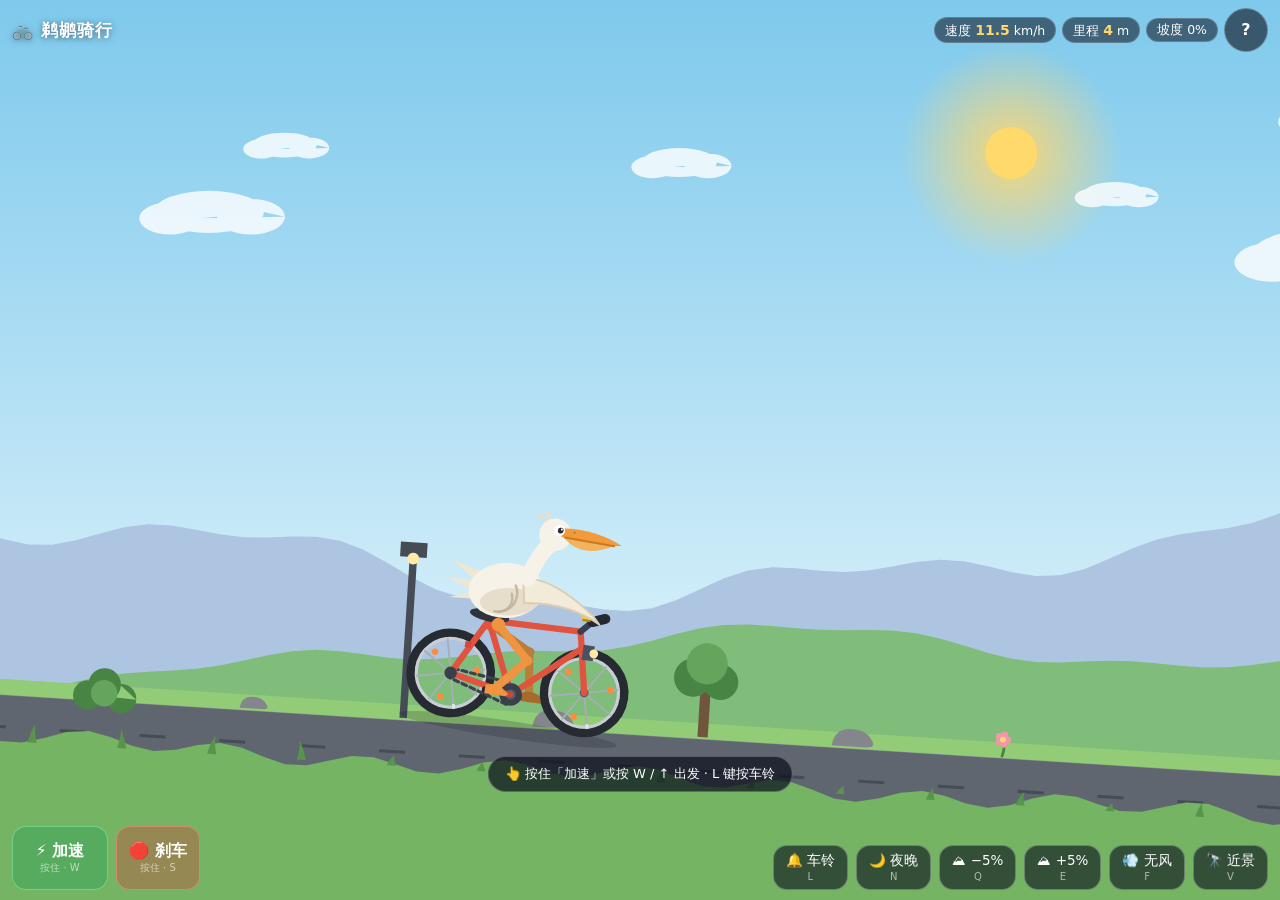
<file: pelican-bicycle/glm/index.html>
<!DOCTYPE html>
<html lang="zh-CN">
<head>
<meta charset="UTF-8">
<meta name="viewport" content="width=device-width, initial-scale=1, viewport-fit=cover, user-scalable=no">
<!-- 内容安全策略：锁定为零外部资源，任何外链请求都会被浏览器直接拦截 -->
<meta http-equiv="Content-Security-Policy" content="default-src 'none'; style-src 'unsafe-inline'; script-src 'unsafe-inline'">
<title>鹈鹕骑行 · 一只鹈鹕的自行车之旅</title>
<style>
  * { margin: 0; padding: 0; box-sizing: border-box; -webkit-tap-highlight-color: transparent; }
  [hidden] { display: none !important; }
  html, body { width: 100%; height: 100%; overflow: hidden; background: #0c1220; }
  body {
    font-family: -apple-system, BlinkMacSystemFont, "PingFang SC", "Hiragino Sans GB", "Microsoft YaHei", system-ui, sans-serif;
    color: #fff; user-select: none; -webkit-user-select: none; -webkit-touch-callout: none;
    touch-action: none; overscroll-behavior: none;
  }
  #scene { position: fixed; inset: 0; width: 100%; height: 100%; display: block; }

  /* ---- 顶栏：标题 + 速度/里程/坡度 ---- */
  #topbar {
    position: fixed; top: 0; left: 0; right: 0; z-index: 5; pointer-events: none;
    display: flex; align-items: center; justify-content: space-between; gap: 8px;
    padding: calc(8px + env(safe-area-inset-top)) calc(12px + env(safe-area-inset-right)) 8px calc(12px + env(safe-area-inset-left));
  }
  #topbar h1 { font-size: 17px; font-weight: 700; letter-spacing: 1px; white-space: nowrap; text-shadow: 0 1px 6px rgba(0,0,0,.5); }
  .stats { display: flex; gap: 6px; align-items: center; flex-wrap: wrap; justify-content: flex-end; pointer-events: auto; }
  .stat, .chip {
    background: rgba(10,16,28,.55); border: 1px solid rgba(255,255,255,.18); border-radius: 999px;
    padding: 5px 10px; font-size: 12.5px; line-height: 1; backdrop-filter: blur(4px); white-space: nowrap;
  }
  .stat b { font-size: 14px; color: #ffd76b; font-variant-numeric: tabular-nums; }

  /* ---- 通用按钮：可点击目标 ≥ 44px ---- */
  button {
    font: inherit; color: #fff; background: rgba(12,18,32,.62); border: 1px solid rgba(255,255,255,.28);
    border-radius: 14px; min-width: 44px; min-height: 44px; padding: 7px 12px;
    font-size: 13.5px; line-height: 1.15; display: flex; flex-direction: column; align-items: center; justify-content: center; gap: 2px;
    cursor: pointer; touch-action: none; backdrop-filter: blur(5px);
    transition: transform .08s ease, background .12s ease, border-color .12s ease;
  }
  button small { font-size: 10px; opacity: .6; font-weight: 400; }
  button:active, button.hold { background: rgba(255,214,90,.30); border-color: #ffd76b; transform: scale(.95); }
  #btnHelp { border-radius: 999px; font-weight: 700; font-size: 16px; }

  /* ---- 底部操控区 ---- */
  #controls {
    position: fixed; left: 0; right: 0; bottom: 0; z-index: 5;
    display: flex; justify-content: space-between; align-items: flex-end; gap: 8px;
    padding: 10px calc(12px + env(safe-area-inset-right)) calc(10px + env(safe-area-inset-bottom)) calc(12px + env(safe-area-inset-left));
  }
  .group { display: flex; gap: 8px; align-items: flex-end; flex-wrap: wrap; }
  .group.right { justify-content: flex-end; max-width: 62vw; }
  #btnGo  { min-width: 96px; min-height: 64px; font-weight: 700; font-size: 16px; background: rgba(46,160,90,.42); border-color: rgba(130,235,160,.6); }
  #btnBrake { min-width: 78px; min-height: 64px; font-weight: 700; font-size: 16px; background: rgba(200,70,60,.40); border-color: rgba(255,145,125,.55); }
  #btnGo:active, #btnGo.hold { background: rgba(90,220,140,.5); }
  #btnBrake:active, #btnBrake.hold { background: rgba(235,95,80,.5); }

  /* ---- 提示 / 帮助 / 弹toast ---- */
  #hint {
    position: fixed; left: 50%; transform: translateX(-50%); z-index: 6; pointer-events: none;
    bottom: calc(108px + env(safe-area-inset-bottom));
    background: rgba(10,16,28,.72); border: 1px solid rgba(255,255,255,.25); border-radius: 999px;
    padding: 8px 16px; font-size: 13px; white-space: nowrap; transition: opacity .6s ease;
  }
  #hint.off { opacity: 0; }
  #toast {
    position: fixed; left: 50%; transform: translateX(-50%); z-index: 7; pointer-events: none;
    bottom: calc(150px + env(safe-area-inset-bottom)); opacity: 0; transition: opacity .3s ease;
    background: rgba(10,16,28,.78); border: 1px solid rgba(255,214,90,.5); border-radius: 999px;
    padding: 8px 16px; font-size: 13px; white-space: nowrap;
  }
  #help {
    position: fixed; z-index: 8; top: calc(58px + env(safe-area-inset-top)); right: calc(10px + env(safe-area-inset-right));
    background: rgba(10,16,28,.92); border: 1px solid rgba(255,255,255,.22); border-radius: 14px;
    padding: 12px 16px; font-size: 13px; line-height: 2; max-width: 78vw;
  }
  #help b { color: #ffd76b; font-weight: 600; margin-right: 6px; }

  /* ---- 降级提示（Canvas 不可用等） ---- */
  #fallback { position: fixed; inset: 0; z-index: 9; display: flex; align-items: center; justify-content: center; background: #101826; padding: 24px; text-align: center; }
  #fallback .card { max-width: 420px; font-size: 15px; line-height: 1.8; color: #cdd6e4; }
  #fallback h2 { color: #fff; margin: 10px 0 8px; font-size: 20px; }

  @media (max-width: 620px) {
    #topbar h1 { font-size: 14px; }
    .stat, .chip { font-size: 11px; padding: 4px 8px; }
    .group.right { max-width: 58vw; }
    button { padding: 6px 9px; font-size: 12px; border-radius: 12px; }
    #btnGo { min-width: 86px; }
    #hint { font-size: 12px; }
  }
</style>
</head>
<body>
<canvas id="scene"></canvas>

<header id="topbar">
  <h1>🚲 鹈鹕骑行</h1>
  <div class="stats">
    <span class="stat">速度 <b id="spd">0.0</b> km/h</span>
    <span class="stat">里程 <b id="dst">0</b> m</span>
    <span class="chip" id="chipSlope">坡度 0%</span>
    <button id="btnHelp" aria-label="操作说明">?</button>
  </div>
</header>

<div id="hint">👆 按住「加速」或按 W / ↑ 出发 · L 键按车铃</div>
<div id="toast" role="status"></div>

<div id="help" hidden>
  <b>W / ↑ / 空格</b>加速蹬踏<br>
  <b>S / ↓ / B</b>刹车减速<br>
  <b>L</b>按车铃（合成音效）<br>
  <b>N</b>切换 昼 / 夜（开车灯）<br>
  <b>Q / E</b>坡度 −5% / +5%<br>
  <b>F</b>风：逆风 → 无风 → 顺风<br>
  <b>V</b>切换 远景 / 近景镜头<br>
  <b>鼠标 / 触摸</b>按住底部按钮同样有效
</div>

<div id="controls">
  <div class="group left">
    <button id="btnGo" aria-label="按住加速"><span class="lbl">⚡ 加速</span><small>按住 · W</small></button>
    <button id="btnBrake" aria-label="按住刹车"><span class="lbl">🛑 刹车</span><small>按住 · S</small></button>
  </div>
  <div class="group right">
    <button id="btnBell" aria-label="按车铃"><span class="lbl">🔔 车铃</span><small>L</small></button>
    <button id="btnNight" aria-label="切换昼夜"><span class="lbl">🌙 夜晚</span><small>N</small></button>
    <button id="btnSlopeDn" aria-label="减小坡度"><span class="lbl">⛰ −5%</span><small>Q</small></button>
    <button id="btnSlopeUp" aria-label="增大坡度"><span class="lbl">⛰ +5%</span><small>E</small></button>
    <button id="btnWind" aria-label="切换风向"><span class="lbl">💨 无风</span><small>F</small></button>
    <button id="btnCam" aria-label="切换视角"><span class="lbl">🔭 近景</span><small>V</small></button>
  </div>
</div>

<div id="fallback" hidden>
  <div class="card">
    <div style="font-size:44px">🚲</div>
    <h2>暂时无法开始骑行</h2>
    <p id="fallbackMsg"></p>
  </div>
</div>

<script>
(() => {
'use strict';

/* ================================================================
 * 一、工具函数
 * ============================================================== */
const TAU = Math.PI * 2;
const clamp = (v, a, b) => (v < a ? a : v > b ? b : v);
const lerp = (a, b, t) => a + (b - a) * t;
const fract = x => x - Math.floor(x);
/* 确定性伪随机：让路边道具在任意时刻重绘都保持同一布局 */
const hash1 = i => fract(Math.sin(i * 127.1 + 311.7) * 43758.5453);
/* 颜色插值：c1/c2 为 [r,g,b]，用于昼↔夜整幅配色过渡 */
const mix = (c1, c2, t) =>
  'rgb(' + Math.round(lerp(c1[0], c2[0], t)) + ',' +
           Math.round(lerp(c1[1], c2[1], t)) + ',' +
           Math.round(lerp(c1[2], c2[2], t)) + ')';
const $ = id => document.getElementById(id);

/* ================================================================
 * 二、DOM 引用与降级
 * ============================================================== */
const canvas = $('scene');
const fallbackEl = $('fallback'), toastEl = $('toast'), hintEl = $('hint'), helpEl = $('help');
const spdEl = $('spd'), dstEl = $('dst'), chipSlope = $('chipSlope');
const btnGo = $('btnGo'), btnBrake = $('btnBrake'), btnBell = $('btnBell');
const btnNight = $('btnNight'), btnSlopeUp = $('btnSlopeUp'), btnSlopeDn = $('btnSlopeDn');
const btnWind = $('btnWind'), btnCam = $('btnCam'), btnHelp = $('btnHelp');

let ctx = null;
try { ctx = canvas.getContext('2d'); } catch (e) { ctx = null; }

/* 统一降级出口：任何致命问题都落到这块提示面板，绝不白屏 */
let crashed = false;
function die(msg) {
  if (crashed) return;
  crashed = true;
  $('fallbackMsg').textContent = msg;
  fallbackEl.hidden = false;
}
if (!ctx) {
  die('当前浏览器不支持 Canvas 2D，无法渲染骑行画面。请改用较新版本的 Chrome / Edge / Safari / Firefox 打开本页面。');
  return;
}

/* ================================================================
 * 三、全局状态
 * ============================================================== */
const WHEEL_R = 34;    // 车轮半径（局部单位）
const CRANK_R = 15;    // 曲柄长度
const GEAR = 0.42;     // 齿比：曲柄角速度 = 轮速 × GEAR（曲柄与蹬腿严格同步）
const LEG_L = 37;      // 大腿 / 小腿长度（两段等长 IK）

const S = {
  v: 240,              // 当前速度 px/s（开局即在骑行，让画面立刻“活”起来）
  x: 0,                // 累计里程（世界坐标，驱动一切滚动）
  throttle: false,     // 油门（按住）
  brake: false,        // 刹车（按住）
  slopePct: 0,         // 目标坡度 -15% ~ +15%
  slopeCur: 0,         // 当前坡度角（弧度，平滑过渡）
  night: false,        // 是否夜晚
  nightT: 0,           // 夜晚系数 0~1（驱动全场景配色过渡）
  wind: 0,             // -1 逆风 / 0 无风 / 1 顺风
  cam: false,          // 是否近景
  camT: 1,             // 镜头缩放系数（平滑）
  wheelA: 0,           // 车轮转角（辐条 / 反光片旋转）
  crank: 0,            // 曲柄转角（蹬腿相位）
  lean: 0,             // 骑行前倾 / 刹车后仰姿态
  ring: 0,             // 车铃动画剩余时间
  blinkT: 2.5,         // 下次眨眼倒计时
  blinkA: 0,           // 眨眼动画剩余时间
  sag: 0,              // 喉囊随颠簸的下坠量
  prevY: 0             // 上一帧路面高度（求竖向速度用）
};
S.prevY = 0;

/* 帧内共享的绘制基准（每帧 render 开头刷新） */
let W = 0, H = 0, K = 1, Kc = 1, bx = 0, contactBase = 0, cyNow = 0, tiltNow = 0;
let P = null;          // 当前帧调色板

function resize() {
  const DPR = Math.min(window.devicePixelRatio || 1, 2); // DPR 封顶 2，保移动端性能
  W = window.innerWidth; H = window.innerHeight;
  canvas.width = Math.round(W * DPR);
  canvas.height = Math.round(H * DPR);
  ctx.setTransform(DPR, 0, 0, DPR, 0, 0);               // 之后一律按 CSS 像素作画
  K = clamp(Math.min(W / 780, H / 540), 0.62, 1.25);    // 整车缩放基准
  bx = Math.round(W * 0.40);                            // 车在屏幕上的横向位置
  contactBase = Math.round(H * 0.80);                   // 路面基准高度
  cyNow = contactBase;
}
window.addEventListener('resize', resize);
window.addEventListener('orientationchange', resize);
resize();

/* ================================================================
 * 四、路面地形：几组正弦叠加出的连续起伏
 * ============================================================== */
function surf(x) {
  return 5 * Math.sin(x * 0.011) + 3 * Math.sin(x * 0.027 + 1.7) + 1.6 * Math.sin(x * 0.053 + 0.6);
}

/* ================================================================
 * 五、合成音频：车铃（纯 Web Audio，无任何音频文件）
 * ============================================================== */
let AC = null, audioDead = false;
function ensureAudio() {
  if (audioDead) return null;
  try {
    if (!AC) {
      const Ctor = window.AudioContext || window.webkitAudioContext;
      if (!Ctor) { audioDead = true; return null; }
      AC = new Ctor();
    }
    if (AC.state === 'suspended') AC.resume();  // iOS 需要在用户手势里 resume
    return AC;
  } catch (e) { audioDead = true; return null; }
}
/* 单次“叮”：主音 + 2.7 倍泛音，指数衰减模拟金属铃振动 */
function ding(at, freq) {
  const mk = (f, vol) => {
    const o = AC.createOscillator(), g = AC.createGain();
    o.type = 'sine';
    o.frequency.setValueAtTime(f, at);
    o.frequency.exponentialRampToValueAtTime(f * 0.86, at + 0.5);
    g.gain.setValueAtTime(0.0001, at);
    g.gain.exponentialRampToValueAtTime(vol, at + 0.012);
    g.gain.exponentialRampToValueAtTime(0.0001, at + 0.55);
    o.connect(g); g.connect(AC.destination);
    o.start(at); o.stop(at + 0.6);
  };
  mk(freq, 0.42);
  mk(freq * 2.7, 0.10);
}
function ringBell() {
  if (!ensureAudio()) { toast('当前环境不支持音频，铃声不可用'); return; }
  try {
    const t = AC.currentTime + 0.01;
    ding(t, 2100);        // 叮
    ding(t + 0.17, 2100); // 叮（双击铃经典节奏）
  } catch (e) { /* 音频失败静默降级，不影响画面 */ }
  S.ring = 0.6;
}

/* ================================================================
 * 六、轻量 toast 与提示
 * ============================================================== */
let toastTimer = 0;
function toast(msg) {
  toastEl.textContent = msg;
  toastEl.style.opacity = '1';
  clearTimeout(toastTimer);
  toastTimer = setTimeout(() => { toastEl.style.opacity = '0'; }, 1600);
}
function hideHint() { hintEl.classList.add('off'); }
setTimeout(hideHint, 8000); // 开场引导 8 秒后自动淡出

/* ================================================================
 * 七、交互绑定（键盘 + 鼠标/触摸 双通道）
 * ============================================================== */
function setLbl(btn, txt) { btn.querySelector('.lbl').textContent = txt; }

function setGo(on) {
  S.throttle = on;
  btnGo.classList.toggle('hold', on);
  if (on) hideHint();
}
function setBrake(on) {
  S.brake = on;
  btnBrake.classList.toggle('hold', on);
}
function toggleNight() {
  S.night = !S.night;
  setLbl(btnNight, S.night ? '☀️ 白天' : '🌙 夜晚');
  toast(S.night ? '夜幕降临，车灯已点亮' : '天亮了，一路晴朗');
}
function setSlope(p) {
  S.slopePct = clamp(p, -15, 15);
  chipSlope.textContent = '坡度 ' + (S.slopePct > 0 ? '+' : '') + S.slopePct + '%';
  if (S.slopePct > 0) toast('上坡 ' + S.slopePct + '%：得蹬快点了！');
  else if (S.slopePct < 0) toast('下坡 ' + S.slopePct + '%：小心车速！');
}
const WIND_NAMES = ['逆风', '无风', '顺风'];
function cycleWind() {
  S.wind = S.wind === 1 ? -1 : S.wind + 1;
  setLbl(btnWind, '💨 ' + WIND_NAMES[S.wind + 1]);
  toast(S.wind === 1 ? '顺风助力，脚下变轻了' : S.wind === -1 ? '逆风扑面，顶风前行' : '风停了，路面平静');
}
function toggleCam() {
  S.cam = !S.cam;
  setLbl(btnCam, S.cam ? '🌳 远景' : '🔭 近景');
  toast(S.cam ? '镜头拉近，看清楚大嘴' : '镜头拉远，看整条路');
}
function toggleHelp() { helpEl.hidden = !helpEl.hidden; }

/* 键盘 */
window.addEventListener('keydown', e => {
  const k = e.key.toLowerCase();
  if (k === 'w' || k === 'arrowup' || k === ' ') { e.preventDefault(); setGo(true); return; }
  if (k === 's' || k === 'arrowdown' || k === 'b') { e.preventDefault(); setBrake(true); return; }
  if (e.repeat) return; // 开关型按键过滤长按重复
  if (k === 'l') ringBell();
  else if (k === 'n') toggleNight();
  else if (k === 'q') setSlope(S.slopePct - 5);
  else if (k === 'e') setSlope(S.slopePct + 5);
  else if (k === 'f') cycleWind();
  else if (k === 'v') toggleCam();
  else if (k === 'h' || k === '?') toggleHelp();
});
window.addEventListener('keyup', e => {
  const k = e.key.toLowerCase();
  if (k === 'w' || k === 'arrowup' || k === ' ') setGo(false);
  else if (k === 's' || k === 'arrowdown' || k === 'b') setBrake(false);
});
window.addEventListener('blur', () => { setGo(false); setBrake(false); }); // 失焦清空按键态

/* 按钮：按住型（pointer 事件统一覆盖鼠标与触摸） */
function bindHold(btn, fn) {
  btn.addEventListener('pointerdown', e => { e.preventDefault(); fn(true); });
  const off = () => fn(false);
  btn.addEventListener('pointerup', off);
  btn.addEventListener('pointercancel', off);
  btn.addEventListener('pointerleave', off);
}
bindHold(btnGo, setGo);
bindHold(btnBrake, setBrake);
/* 按钮：点按型 */
btnBell.addEventListener('click', ringBell);
btnNight.addEventListener('click', toggleNight);
btnSlopeUp.addEventListener('click', () => setSlope(S.slopePct + 5));
btnSlopeDn.addEventListener('click', () => setSlope(S.slopePct - 5));
btnWind.addEventListener('click', cycleWind);
btnCam.addEventListener('click', toggleCam);
btnHelp.addEventListener('click', toggleHelp);
document.getElementById('controls').addEventListener('contextmenu', e => e.preventDefault());

/* ================================================================
 * 八、粒子：刹车扬尘 + 风的流线
 * ============================================================== */
const dust = [];
function stepDust(dt) {
  if (S.brake && S.v > 140 && dust.length < 42) {
    dust.push({
      x: bx - 50 * Kc + (Math.random() * 18 - 9), y: cyNow + 2,
      vx: -S.v * (0.25 + Math.random() * 0.3), vy: -30 - Math.random() * 55,
      r: 2 + Math.random() * 3.5, life: 0.55, max: 0.55
    });
  }
  for (let i = dust.length - 1; i >= 0; i--) {
    const d = dust[i];
    d.life -= dt;
    if (d.life <= 0) { dust.splice(i, 1); continue; }
    d.x += d.vx * dt; d.y += d.vy * dt; d.vy += 60 * dt;
  }
}
const streaks = [];
for (let i = 0; i < 16; i++) streaks.push({ u: Math.random(), y: Math.random(), o: Math.random() });

/* 夜间偶发流星 */
const meteor = { t: -1 };

/* ================================================================
 * 九、物理推进
 * ============================================================== */
function step(dt, t) {
  /* 视觉量的平滑过渡（指数趋近，帧率无关） */
  S.slopeCur = lerp(S.slopeCur, Math.atan(S.slopePct / 100), 1 - Math.exp(-3 * dt));
  S.nightT = lerp(S.nightT, S.night ? 1 : 0, 1 - Math.exp(-2.2 * dt));
  S.camT = lerp(S.camT, S.cam ? 1.38 : 1, 1 - Math.exp(-4 * dt));

  /* 骑行物理：踩踏推力 − 刹车 − 空气阻力 − 滚阻 − 坡度重力 ± 风力 */
  const thr = S.throttle ? 1 : 0, brk = S.brake ? 1 : 0;
  let a = thr * 300 - brk * 620 - 0.0006 * S.v * S.v - (S.v > 1 ? 14 : 0)
          - S.slopePct * 12 + S.wind * 60;
  if (S.v <= 0 && a < 0) a = 0; // 不倒蹬回退
  S.v = clamp(S.v + a * dt, 0, 660);
  S.x += S.v * dt;

  /* 车轮与曲柄：角速度严格由线速度换算 → 轮、曲柄、蹬腿永远同步 */
  S.wheelA += (S.v / WHEEL_R) * dt;
  S.crank += (S.v / WHEEL_R) * GEAR * dt;

  /* 姿态：加速前倾、刹车后仰、高速压低 */
  const leanTarget = clamp(thr * 0.28 - brk * 0.42 + Math.min(S.v / 660, 1) * 0.15, -0.45, 0.4);
  S.lean = lerp(S.lean, leanTarget, 1 - Math.exp(-5 * dt));

  /* 铃铛 / 眨眼 / 喉囊 */
  S.ring = Math.max(0, S.ring - dt);
  S.blinkT -= dt;
  if (S.blinkT <= 0) { S.blinkT = 2.2 + Math.random() * 3.5; S.blinkA = 0.22; }
  S.blinkA = Math.max(0, S.blinkA - dt);
  const gy = surf(S.x);
  const vy = (gy - S.prevY) / Math.max(dt, 1e-4);
  S.prevY = gy;
  S.sag = lerp(S.sag, clamp(vy * 0.5, -2.5, 6), 1 - Math.exp(-8 * dt));

  /* 粒子与流星 */
  stepDust(dt);
  const airV = S.wind * 230 - S.v;
  for (const st of streaks) st.u = fract(st.u + airV * dt / (W + 260));
  if (S.night && meteor.t < 0 && Math.random() < dt / 9) meteor.t = 0;
  if (meteor.t >= 0) { meteor.t += dt; if (meteor.t > 0.8) meteor.t = -1; }

  /* HUD 节流刷新（约 0.12s 一次，避免高频写 DOM） */
  hudT -= dt;
  if (hudT <= 0) {
    hudT = 0.12;
    spdEl.textContent = (S.v * 0.06).toFixed(1);   // px/s → km/h（1m=60px 折算）
    dstEl.textContent = Math.floor(S.x / 60);      // 里程（米）
  }
}
let hudT = 0;

/* ================================================================
 * 十、调色板：昼 ↔ 夜 全场景插值
 * ============================================================== */
function palette(n) {
  return {
    skyTop: mix([126, 201, 236], [8, 13, 38], n),
    skyBot: mix([223, 243, 251], [40, 54, 94], n),
    mFar: mix([173, 197, 225], [25, 35, 66], n),
    mNear: mix([128, 188, 122], [29, 43, 77], n),
    grass: mix([146, 204, 118], [30, 46, 74], n),
    grassFront: mix([116, 180, 98], [23, 37, 61], n),
    blade: mix([88, 148, 76], [16, 28, 50], n),
    road: mix([96, 102, 112], [41, 45, 57], n),
    roadDark: mix([70, 76, 86], [29, 33, 43], n),
    propA: mix([100, 164, 92], [27, 41, 65], n),
    propB: mix([72, 132, 68], [20, 32, 54], n),
    trunk: mix([112, 84, 60], [32, 34, 48], n),
    rock: mix([132, 134, 140], [54, 58, 72], n),
    petal: mix([242, 150, 170], [96, 74, 120], n),
    cloud: mix([255, 255, 255], [122, 132, 168], n)
  };
}

/* ================================================================
 * 十一、绘制 —— 背景（天空 / 星月 / 云 / 远山）
 * ============================================================== */
const STARS = [];
for (let i = 0; i < 70; i++) {
  STARS.push({ x: Math.random(), y: Math.random() * 0.55, r: 0.6 + Math.random() * 1.3, ph: Math.random() * TAU });
}
const CLOUDS = [];
for (let i = 0; i < 6; i++) {
  CLOUDS.push({ u: Math.random(), y: 0.10 + Math.random() * 0.24, s: 0.7 + Math.random() * 0.9, v: 4 + Math.random() * 7 });
}

function drawSky(t) {
  const n = S.nightT;
  /* 天空渐变 */
  const g = ctx.createLinearGradient(0, 0, 0, contactBase);
  g.addColorStop(0, P.skyTop); g.addColorStop(1, P.skyBot);
  ctx.fillStyle = g;
  ctx.fillRect(0, 0, W, H);

  /* 太阳（白天）与月亮（夜晚）交叉淡化 */
  const cx = W * 0.79, cy = H * 0.17;
  if (n < 1) {
    ctx.globalAlpha = 1 - n;
    const sg = ctx.createRadialGradient(cx, cy, 10, cx, cy, 110);
    sg.addColorStop(0, 'rgba(255,214,107,0.85)');
    sg.addColorStop(1, 'rgba(255,214,107,0)');
    ctx.fillStyle = sg;
    ctx.beginPath(); ctx.arc(cx, cy, 110, 0, TAU); ctx.fill();
    ctx.fillStyle = '#ffd96b';
    ctx.beginPath(); ctx.arc(cx, cy, 26, 0, TAU); ctx.fill();
    ctx.globalAlpha = 1;
  }
  if (n > 0) {
    ctx.globalAlpha = n;
    const mg = ctx.createRadialGradient(cx, cy, 8, cx, cy, 90);
    mg.addColorStop(0, 'rgba(220,228,250,0.5)');
    mg.addColorStop(1, 'rgba(220,228,250,0)');
    ctx.fillStyle = mg;
    ctx.beginPath(); ctx.arc(cx, cy, 90, 0, TAU); ctx.fill();
    ctx.fillStyle = '#e9edf6';
    ctx.beginPath(); ctx.arc(cx, cy, 24, 0, TAU); ctx.fill();
    ctx.fillStyle = P.skyTop; // 用天空色盖出月牙
    ctx.beginPath(); ctx.arc(cx - 9, cy - 5, 21, 0, TAU); ctx.fill();
    ctx.globalAlpha = 1;
  }

  /* 星星（夜晚淡入，闪烁） */
  if (n > 0.05) {
    ctx.fillStyle = '#ffffff';
    for (let i = 0; i < STARS.length; i++) {
      const st = STARS[i];
      ctx.globalAlpha = n * (0.25 + 0.75 * Math.abs(Math.sin(t * 1.7 + st.ph)));
      ctx.beginPath(); ctx.arc(st.x * W, st.y * H, st.r, 0, TAU); ctx.fill();
    }
    ctx.globalAlpha = 1;
    /* 流星 */
    if (meteor.t >= 0) {
      const p = meteor.t / 0.8;
      const mx = W * (0.15 + 0.62 * p), my = H * (0.08 + 0.14 * p);
      ctx.strokeStyle = 'rgba(255,255,255,' + ((1 - p) * 0.85 * n).toFixed(3) + ')';
      ctx.lineWidth = 2; ctx.lineCap = 'round';
      ctx.beginPath(); ctx.moveTo(mx, my); ctx.lineTo(mx - 48, my - 12); ctx.stroke();
    }
  }

  /* 云（慢速视差 + 自漂移） */
  const spanC = W + 320;
  ctx.fillStyle = P.cloud;
  for (const c of CLOUDS) {
    const x = ((c.u * spanC + t * c.v - S.x * 0.12) % spanC + spanC) % spanC - 160;
    const y = c.y * H, s = c.s * K;
    ctx.globalAlpha = 0.8;
    ctx.beginPath();
    ctx.ellipse(x, y, 34 * s, 13 * s, 0, 0, TAU);
    ctx.ellipse(x - 24 * s, y + 4 * s, 19 * s, 10 * s, 0, 0, TAU);
    ctx.ellipse(x + 26 * s, y + 3 * s, 21 * s, 11 * s, 0, 0, TAU);
    ctx.fill();
    ctx.globalAlpha = 1;
  }
}

/* 远山：正弦叠加山脊线，随视差系数滚动 */
function ridge(par, base, amp, seed, color) {
  ctx.fillStyle = color;
  ctx.beginPath();
  ctx.moveTo(-20, H + 20);
  for (let sx = -20; sx <= W + 20; sx += 24) {
    const wx = sx + S.x * par;
    const y = base - amp * (0.30 + 0.42 * Math.sin(wx * 0.0042 + seed)
              + 0.20 * Math.sin(wx * 0.0117 + seed * 2.3)
              + 0.08 * Math.sin(wx * 0.031 + seed * 4.7));
    ctx.lineTo(sx, y);
  }
  ctx.lineTo(W + 20, H + 20);
  ctx.closePath();
  ctx.fill();
}

/* 风的流线：风速与车速的相对气流决定方向与亮度 */
function drawStreaks(t) {
  const airV = S.wind * 230 - S.v;
  const alpha = clamp(Math.abs(S.wind) * 0.18 + Math.max(0, (S.v - 430) / 230) * 0.22, 0, 0.34);
  if (alpha <= 0.02) return;
  ctx.strokeStyle = 'rgba(255,255,255,' + alpha.toFixed(3) + ')';
  ctx.lineWidth = 2; ctx.lineCap = 'round';
  const len = clamp(36 + Math.abs(airV) * 0.1, 36, 130);
  ctx.beginPath();
  for (const st of streaks) {
    const sx = st.u * (W + 260) - 130;
    const sy = H * 0.06 + st.y * H * 0.68 + Math.sin(t * 2 + st.o * 9) * 8;
    ctx.moveTo(sx, sy); ctx.lineTo(sx + len, sy);
  }
  ctx.stroke();
}

/* ================================================================
 * 十二、绘制 —— 路面与路旁道具（在“路面坐标系”里画，随坡度整体倾斜）
 * ============================================================== */
function roadFrame(fn) {
  ctx.save();
  ctx.translate(bx, cyNow);
  ctx.rotate(tiltNow);           // 绕车轮触地点旋转 → 上/下坡时整条路随之倾斜
  ctx.translate(-bx, -cyNow);
  fn();
  ctx.restore();
}
function bikeSpace(fn) {
  roadFrame(() => {
    ctx.translate(bx, cyNow - WHEEL_R * Kc);
    ctx.rotate(S.lean * 0.5);    // 骑行姿态带来的小幅俯仰
    ctx.scale(Kc, Kc);
    fn();
  });
}

/* 遍历视野内的路旁道具槽位（确定性哈希 → 无限延伸不重复闪烁） */
const PROP_SPACING = 150;
function forEachProp(cb) {
  const pad = W + 220;
  const i0 = Math.floor((S.x + bx - pad) / PROP_SPACING);
  const i1 = Math.ceil((S.x + bx + pad) / PROP_SPACING);
  for (let i = i0; i <= i1; i++) cb(bx + (i * PROP_SPACING - S.x), i, hash1(i));
}
function lampHeight(i) { return 78 + hash1(i * 7 + 3) * 42; }

function drawProp(u, i, r) {
  const sc = (0.8 + hash1(i * 3 + 1) * 0.5) * Kc;
  ctx.save();
  ctx.translate(u, cyNow);
  ctx.scale(sc, sc);
  ctx.lineCap = 'round';
  if (r < 0.16) {
    /* 路灯 */
    ctx.fillStyle = P.roadDark;
    ctx.fillRect(-2.5, -lampHeight(i), 5, lampHeight(i));
    ctx.fillRect(-9, -lampHeight(i) - 9, 18, 10);
    ctx.fillStyle = '#ffe9a8';
    ctx.beginPath(); ctx.arc(0, -lampHeight(i) + 2, 4, 0, TAU); ctx.fill();
  } else if (r < 0.40) {
    /* 灌木 */
    ctx.fillStyle = P.propB;
    ctx.beginPath();
    ctx.arc(-11, -2, 10, 0, TAU); ctx.arc(12, -1, 10, 0, TAU); ctx.arc(0, -10, 11, 0, TAU);
    ctx.fill();
    ctx.fillStyle = P.propA;
    ctx.beginPath(); ctx.arc(0, -4, 9, 0, TAU); ctx.fill();
  } else if (r < 0.60) {
    /* 野花 */
    ctx.strokeStyle = P.propB; ctx.lineWidth = 2.5;
    ctx.beginPath(); ctx.moveTo(0, 0); ctx.quadraticCurveTo(3, -9, 0, -15); ctx.stroke();
    ctx.fillStyle = P.petal;
    for (let k = 0; k < 5; k++) {
      const a = k * TAU / 5;
      ctx.beginPath(); ctx.arc(Math.cos(a) * 4.5, -15 + Math.sin(a) * 4.5, 3, 0, TAU); ctx.fill();
    }
    ctx.fillStyle = '#ffd96b';
    ctx.beginPath(); ctx.arc(0, -15, 2.6, 0, TAU); ctx.fill();
  } else if (r < 0.74) {
    /* 树 */
    ctx.fillStyle = P.trunk;
    ctx.fillRect(-3.5, -36, 7, 36);
    ctx.fillStyle = P.propB;
    ctx.beginPath(); ctx.arc(-9, -40, 13, 0, TAU); ctx.arc(10, -38, 12, 0, TAU); ctx.fill();
    ctx.fillStyle = P.propA;
    ctx.beginPath(); ctx.arc(0, -50, 14, 0, TAU); ctx.fill();
  } else if (r < 0.86) {
    /* 石头 */
    ctx.fillStyle = P.rock;
    ctx.beginPath();
    ctx.moveTo(-13, 0);
    ctx.quadraticCurveTo(-12, -10, -3, -11);
    ctx.quadraticCurveTo(9, -12, 13, -3);
    ctx.quadraticCurveTo(14, 0, 8, 0);
    ctx.closePath(); ctx.fill();
  }
  ctx.restore();
}

function drawGround() {
  const pad = W + 220;
  const roadH = 62 * Kc;
  /* 路面（侧视剖面） */
  ctx.fillStyle = P.road;
  ctx.fillRect(bx - pad, cyNow, pad * 2, roadH);
  ctx.fillStyle = 'rgba(255,255,255,0.22)';
  ctx.fillRect(bx - pad, cyNow, pad * 2, 2.5);            // 路面顶缘高光
  ctx.fillStyle = 'rgba(0,0,0,0.22)';
  ctx.fillRect(bx - pad, cyNow + roadH - 2, pad * 2, 2);  // 底缘暗边
  /* 路面刻痕：与里程 1:1 滚动，是“车速”的第一视觉线索 */
  ctx.fillStyle = P.roadDark;
  const sp = 80;
  const i0 = Math.floor((S.x + bx - pad) / sp), i1 = Math.ceil((S.x + bx + pad) / sp);
  for (let i = i0; i <= i1; i++) {
    const u = i * sp - S.x;
    ctx.fillRect(u, cyNow + roadH * 0.42, 26, 3);
  }
  /* 远侧路肩草带 */
  ctx.fillStyle = P.grass;
  ctx.fillRect(bx - pad, cyNow - 11 * Kc, pad * 2, 11 * Kc + 2);
}

/* 近景草坡：比路面滚动更快（视差 1.15），形成前后纵深 */
function drawVerge() {
  const pad = W + 220;
  ctx.fillStyle = P.grassFront;
  ctx.beginPath();
  ctx.moveTo(bx - pad, H + 60);
  for (let sx = bx - pad; sx <= bx + pad; sx += 22) {
    const wx = sx + S.x * 1.15;
    const y = cyNow + 44 + Kc * (6 * Math.sin(wx * 0.045) + 3 * Math.sin(wx * 0.012));
    ctx.lineTo(sx, y);
  }
  ctx.lineTo(bx + pad, H + 60);
  ctx.closePath();
  ctx.fill();
  /* 草叶 */
  ctx.fillStyle = P.blade;
  const gs = 90;
  const g0 = Math.floor((S.x * 1.15 + bx - pad) / gs), g1 = Math.ceil((S.x * 1.15 + bx + pad) / gs);
  for (let i = g0; i <= g1; i++) {
    const gx = bx + i * gs - S.x * 1.15;
    const hh = 8 + hash1(i * 5 + 2) * 13;
    ctx.beginPath();
    ctx.moveTo(gx - 4.5, cyNow + 48);
    ctx.quadraticCurveTo(gx - 2, cyNow + 48 - hh * 0.6, gx + (hash1(i) - 0.5) * 8, cyNow + 48 - hh);
    ctx.quadraticCurveTo(gx + 2, cyNow + 48 - hh * 0.5, gx + 4.5, cyNow + 48);
    ctx.closePath(); ctx.fill();
  }
}

function drawDust() {
  for (const d of dust) {
    ctx.globalAlpha = (d.life / d.max) * 0.5;
    ctx.fillStyle = '#8a7f6d';
    ctx.beginPath(); ctx.arc(d.x, d.y, d.r, 0, TAU); ctx.fill();
  }
  ctx.globalAlpha = 1;
}

/* ================================================================
 * 十三、绘制 —— 自行车 + 鹈鹕（全部局部坐标，触地点在 (0, +WHEEL_R)）
 * ============================================================== */
function wheel(cx, cy) {
  ctx.save();
  ctx.translate(cx, cy);
  ctx.lineWidth = 7; ctx.strokeStyle = '#262a31';               // 轮胎
  ctx.beginPath(); ctx.arc(0, 0, WHEEL_R - 2, 0, TAU); ctx.stroke();
  ctx.lineWidth = 2.5; ctx.strokeStyle = '#c9ced6';             // 轮圈
  ctx.beginPath(); ctx.arc(0, 0, WHEEL_R - 6.5, 0, TAU); ctx.stroke();
  ctx.rotate(S.wheelA);                                          // 随车速旋转
  ctx.lineWidth = 1.5; ctx.strokeStyle = '#a7aeb8';              // 8 根辐条
  ctx.beginPath();
  for (let i = 0; i < 8; i++) {
    const a = i * TAU / 8;
    ctx.moveTo(0, 0);
    ctx.lineTo(Math.cos(a) * (WHEEL_R - 7), Math.sin(a) * (WHEEL_R - 7));
  }
  ctx.stroke();
  ctx.fillStyle = '#ff8c3a';                                     // 橙色反光片 ×3（旋转可见）
  for (let i = 0; i < 3; i++) {
    const a = i * TAU / 3 + 0.5;
    ctx.beginPath();
    ctx.arc(Math.cos(a) * (WHEEL_R - 13), Math.sin(a) * (WHEEL_R - 13), 2.6, 0, TAU);
    ctx.fill();
  }
  ctx.fillStyle = '#dfe3ea';                                     // 气门芯
  ctx.fillRect(WHEEL_R - 9, -1.2, 4, 2.4);
  ctx.restore();
  ctx.fillStyle = '#59616d';                                     // 花鼓
  ctx.beginPath(); ctx.arc(cx, cy, 3.6, 0, TAU); ctx.fill();
}

function drawFrame() {
  ctx.lineCap = 'round'; ctx.lineJoin = 'round';
  /* 链条（虚线随里程滚动，链条真的在“转”） */
  ctx.strokeStyle = '#3c414b'; ctx.lineWidth = 2.5;
  ctx.setLineDash([4, 3]);
  ctx.lineDashOffset = -(S.x * 0.55) % 7;
  ctx.beginPath();
  ctx.moveTo(-4, 1); ctx.lineTo(-54, -4);
  ctx.moveTo(-4, 19); ctx.lineTo(-54, 4);
  ctx.stroke();
  ctx.setLineDash([]);
  /* 车架（红色主色） */
  ctx.strokeStyle = '#e0533f'; ctx.lineWidth = 5;
  ctx.beginPath();
  ctx.moveTo(-54, 0); ctx.lineTo(-4, 10);        // 后下叉
  ctx.moveTo(-54, 0); ctx.lineTo(-30, -46);      // 后上叉
  ctx.moveTo(-4, 10); ctx.lineTo(-30, -46);      // 座管
  ctx.moveTo(-30, -46); ctx.lineTo(44, -48);     // 上管
  ctx.moveTo(-4, 10); ctx.lineTo(46, -34);       // 下管
  ctx.moveTo(44, -48); ctx.lineTo(49, -24);      // 头管
  ctx.moveTo(49, -24); ctx.lineTo(54, 0);        // 前叉
  ctx.stroke();
  /* 牙盘与飞轮 */
  ctx.fillStyle = '#39404a';
  ctx.beginPath(); ctx.arc(-4, 10, 9, 0, TAU); ctx.fill();
  ctx.beginPath(); ctx.arc(-54, 0, 5, 0, TAU); ctx.fill();
  ctx.fillStyle = '#565f6c';
  ctx.beginPath(); ctx.arc(-4, 10, 4, 0, TAU); ctx.fill();
  /* 后座反光片 */
  ctx.fillStyle = '#d9453a';
  ctx.fillRect(-46, -27, 5, 5);
  /* 车座 */
  ctx.fillStyle = '#2f333b';
  ctx.beginPath(); ctx.ellipse(-30, -50, 16, 5, 0.06, 0, TAU); ctx.fill();
  /* 车把与握把 */
  ctx.strokeStyle = '#39404b'; ctx.lineWidth = 5;
  ctx.beginPath(); ctx.moveTo(44, -48); ctx.lineTo(52, -57); ctx.stroke();
  ctx.strokeStyle = '#232833'; ctx.lineWidth = 8;
  ctx.beginPath(); ctx.moveTo(52, -57); ctx.lineTo(62, -61); ctx.stroke();
  /* 车铃 */
  ctx.fillStyle = '#f5c445';
  ctx.beginPath(); ctx.arc(47, -61, 4.2, 0, TAU); ctx.fill();
  ctx.fillStyle = '#b8860b';
  ctx.fillRect(44, -58.5, 6.5, 1.8);
  /* 头灯灯座 */
  ctx.fillStyle = '#4a525f';
  ctx.fillRect(48, -38, 9, 12);
  ctx.fillStyle = '#ffe9a8';
  ctx.beginPath(); ctx.arc(57, -32, 3.5, 0, TAU); ctx.fill();
}

/* 两段式腿部 IK：髋关节固定、脚踩踏板，膝盖朝前弯 */
function drawLeg(hx, hy, px, py, col) {
  let dx = px - hx, dy = py - hy;
  const dRaw = Math.hypot(dx, dy);
  const dd = clamp(dRaw, Math.abs(0) + 2, LEG_L * 2 - 0.6); // 仅限幅参与求膝，脚仍钉在踏板上
  const a = Math.atan2(dy, dx);
  const cosA = clamp((LEG_L * LEG_L + dd * dd - LEG_L * LEG_L) / (2 * LEG_L * dd), -1, 1);
  const phi = Math.acos(cosA);
  const ka = a - phi; // 膝盖朝前（画面右侧）
  const kx = hx + Math.cos(ka) * LEG_L;
  const ky = hy + Math.sin(ka) * LEG_L;
  ctx.lineCap = 'round';
  ctx.strokeStyle = col; ctx.lineWidth = 6.5;
  ctx.beginPath();
  ctx.moveTo(hx, hy); ctx.lineTo(kx, ky); ctx.lineTo(px, py);
  ctx.stroke();
  ctx.fillStyle = col;                                   // 髋、膝两处关节圆头
  ctx.beginPath(); ctx.arc(hx, hy, 5.5, 0, TAU); ctx.fill();
  ctx.beginPath(); ctx.arc(kx, ky, 4, 0, TAU); ctx.fill();
}

function drawCrankPedal(px, py, far) {
  ctx.lineCap = 'round';
  ctx.strokeStyle = far ? '#8f3526' : '#c94b36';         // 曲柄臂
  ctx.lineWidth = 4.5;
  ctx.beginPath(); ctx.moveTo(-4, 10); ctx.lineTo(px, py); ctx.stroke();
  ctx.strokeStyle = far ? '#1b1f27' : '#232833';         // 脚踏（保持水平）
  ctx.lineWidth = 5;
  ctx.beginPath(); ctx.moveTo(px - 6, py); ctx.lineTo(px + 7, py); ctx.stroke();
}

function drawFoot(px, py, far) {
  ctx.fillStyle = far ? '#a86a2c' : '#ef9440';
  ctx.beginPath();
  ctx.moveTo(px - 6, py - 4);
  ctx.quadraticCurveTo(px + 2, py - 7, px + 8, py - 3);  // 踝背
  ctx.lineTo(px + 13, py + 1);                           // 蹼尖
  ctx.lineTo(px + 11, py + 3);
  ctx.lineTo(px - 6, py + 3);
  ctx.closePath();
  ctx.fill();
}

function drawTailBodyWing() {
  /* 尾羽 */
  ctx.fillStyle = '#efe7d3';
  ctx.beginPath();
  ctx.moveTo(-42, -84);
  ctx.lineTo(-66, -90); ctx.lineTo(-46, -77);
  ctx.lineTo(-68, -75); ctx.lineTo(-44, -68);
  ctx.lineTo(-64, -60); ctx.lineTo(-40, -62);
  ctx.closePath(); ctx.fill();
  /* 躯干 */
  ctx.save();
  ctx.translate(-20, -72);
  ctx.rotate(-0.16);
  ctx.fillStyle = '#f7f2e7';
  ctx.beginPath(); ctx.ellipse(0, 0, 30, 22, 0, 0, TAU); ctx.fill();
  ctx.fillStyle = 'rgba(214,202,176,0.5)';               // 腹部阴影
  ctx.beginPath(); ctx.ellipse(2, 9, 23, 11, 0, 0, TAU); ctx.fill();
  ctx.strokeStyle = 'rgba(190,178,150,0.85)';            // 折叠翅纹理
  ctx.lineWidth = 2;
  ctx.beginPath(); ctx.arc(-6, 2, 15, -0.4, 1.8); ctx.stroke();
  ctx.beginPath(); ctx.arc(-6, 6, 11, -0.3, 1.6); ctx.stroke();
  ctx.restore();
  /* 搭在车把上的翅膀 */
  ctx.fillStyle = '#f2ebda';
  ctx.strokeStyle = '#d9cdb2'; ctx.lineWidth = 1.5;
  ctx.beginPath();
  ctx.moveTo(-8, -84);
  ctx.quadraticCurveTo(16, -88, 52, -62);
  ctx.lineTo(58, -56);
  ctx.quadraticCurveTo(30, -70, -4, -64);
  ctx.closePath();
  ctx.fill(); ctx.stroke();
}

function drawNeckHead() {
  const lean = S.lean;
  const hx0 = 12 + lean * 9;             // 头随姿态前探 / 后收
  const hy0 = -122 + Math.abs(lean) * 3;
  /* 脖颈（S 形粗曲线） */
  ctx.strokeStyle = '#f7f2e7'; ctx.lineWidth = 13; ctx.lineCap = 'round';
  ctx.beginPath();
  ctx.moveTo(-4, -84);
  ctx.quadraticCurveTo(2 + lean * 4, -108, hx0 - 1, hy0 + 7);
  ctx.stroke();
  /* 头顶小凤冠 */
  ctx.strokeStyle = '#e8dfc9'; ctx.lineWidth = 2.5;
  ctx.beginPath();
  ctx.moveTo(hx0 - 9, hy0 - 9); ctx.lineTo(hx0 - 15, hy0 - 14);
  ctx.moveTo(hx0 - 5, hy0 - 11); ctx.lineTo(hx0 - 9, hy0 - 17);
  ctx.stroke();
  /* 头 */
  ctx.fillStyle = '#f7f2e7';
  ctx.beginPath(); ctx.arc(hx0, hy0, 13, 0, TAU); ctx.fill();
  /* 喉囊（会随颠簸晃动的“大口袋”） */
  const bxp = hx0 + 8, byp = hy0 - 2;
  ctx.fillStyle = '#f2b25e';
  ctx.beginPath();
  ctx.moveTo(bxp - 2, byp + 2);
  ctx.quadraticCurveTo(bxp + 14, byp + 18 + S.sag, bxp + 38, byp + 5);
  ctx.lineTo(bxp + 38, byp + 1);
  ctx.lineTo(bxp - 2, byp - 1);
  ctx.closePath(); ctx.fill();
  /* 上喙 */
  ctx.fillStyle = '#f39a3b';
  ctx.beginPath();
  ctx.moveTo(bxp - 3, byp - 4);
  ctx.quadraticCurveTo(bxp + 24, byp - 7, bxp + 46, byp + 3);
  ctx.quadraticCurveTo(bxp + 28, byp + 6, bxp - 3, byp + 3);
  ctx.closePath(); ctx.fill();
  /* 嘴缝与鼻孔 */
  ctx.strokeStyle = '#c97b22'; ctx.lineWidth = 1.5;
  ctx.beginPath(); ctx.moveTo(bxp, byp + 3); ctx.lineTo(bxp + 40, byp + 4); ctx.stroke();
  ctx.fillStyle = '#c97b22';
  ctx.beginPath(); ctx.arc(bxp + 7, byp - 2, 1, 0, TAU); ctx.fill();
  /* 眼睛（会眨） */
  const ex = hx0 + 3, ey = hy0 - 4;
  ctx.fillStyle = '#ffffff';
  ctx.beginPath(); ctx.arc(ex, ey, 4.4, 0, TAU); ctx.fill();
  const lid = S.blinkA > 0 ? Math.sin((1 - S.blinkA / 0.22) * Math.PI) : 0;
  if (lid < 0.85) {
    ctx.fillStyle = '#2a2a33';
    ctx.beginPath(); ctx.arc(ex + 0.8, ey, 2.3, 0, TAU); ctx.fill();
    ctx.fillStyle = '#ffffff';
    ctx.beginPath(); ctx.arc(ex + 1.6, ey - 0.9, 0.8, 0, TAU); ctx.fill();
  }
  if (lid > 0.02) {                                       // 眼睑
    ctx.fillStyle = '#e8dfc9';
    ctx.beginPath(); ctx.ellipse(ex, ey, 5, 4.8 * lid, 0, 0, TAU); ctx.fill();
  }
}

function drawRingWaves() {
  const p = 1 - S.ring / 0.6;   // 0→1 扩散进度
  ctx.strokeStyle = 'rgba(255,240,180,' + ((1 - p) * 0.8).toFixed(3) + ')';
  ctx.lineWidth = 2;
  ctx.beginPath();
  ctx.arc(47, -62, 7 + p * 26, 0, TAU);
  ctx.stroke();
  ctx.beginPath();
  ctx.arc(47, -62, 7 + p * 40, 0, TAU);
  ctx.strokeStyle = 'rgba(255,240,180,' + ((1 - p) * 0.4).toFixed(3) + ')';
  ctx.stroke();
}

/* 夜间车灯光锥（在自行车坐标系里画，自动跟随坡度与姿态） */
function drawHeadCone() {
  const n = S.nightT;
  if (n <= 0.02) return;
  const g = ctx.createLinearGradient(58, -30, 340, 30);
  g.addColorStop(0, 'rgba(255,230,150,' + (0.42 * n).toFixed(3) + ')');
  g.addColorStop(1, 'rgba(255,230,150,0)');
  ctx.fillStyle = g;
  ctx.beginPath();
  ctx.moveTo(58, -36);
  ctx.lineTo(340, -4);
  ctx.lineTo(340, 62);
  ctx.lineTo(58, -24);
  ctx.closePath();
  ctx.fill();
}

function drawRig(t) {
  /* 踏板位置：曲柄相位决定两只脚的位置 */
  const c = S.crank;
  const p1x = -4 + Math.cos(c) * CRANK_R, p1y = 10 + Math.sin(c) * CRANK_R;
  const p2x = -4 - Math.cos(c) * CRANK_R, p2y = 10 - Math.sin(c) * CRANK_R;
  /* 骑手身体起伏：蹬踏节奏（2 倍频）+ 呼吸 */
  const bob = Math.sin(c * 2 - 0.5) * (0.8 + (S.throttle ? 1.3 : 0)) + Math.sin(t * 1.8) * 0.7;

  /* 地面阴影 */
  ctx.fillStyle = 'rgba(20,26,34,0.20)';
  ctx.beginPath(); ctx.ellipse(-2, WHEEL_R + 4, 88, 7, 0, 0, TAU); ctx.fill();

  /* 远侧：腿 → 曲柄脚踏 → 蹼足（整体压暗，区分前后） */
  drawLeg(-27, -43 + bob, p2x, p2y, '#b97f39');
  drawCrankPedal(p2x, p2y, true);
  drawFoot(p2x, p2y, true);

  /* 车轮 → 车架 → 传动 → 座椅车把 */
  wheel(-54, 0);
  wheel(54, 0);
  drawFrame();

  /* 骑手躯干（带蹬踏起伏） */
  ctx.save();
  ctx.translate(0, bob);
  drawTailBodyWing();
  ctx.restore();

  /* 近侧：腿 → 曲柄脚踏 → 蹼足 */
  drawLeg(-22, -44 + bob, p1x, p1y, '#ef9440');
  drawCrankPedal(p1x, p1y, false);
  drawFoot(p1x, p1y, false);

  /* 颈 + 头 + 标志性大嘴 */
  ctx.save();
  ctx.translate(0, bob);
  drawNeckHead();
  ctx.restore();

  /* 车铃音波 */
  if (S.ring > 0) drawRingWaves();
}

/* 夜间路灯光晕：叠加在最上层，不被夜色压暗 */
function drawLampGlows() {
  const n = S.nightT;
  if (n <= 0.05) return;
  forEachProp((u, i, r) => {
    if (r >= 0.16) return;
    const hgt = lampHeight(i);
    const rad = 70 * Kc;
    const g = ctx.createRadialGradient(u, cyNow - hgt, 4, u, cyNow - hgt, rad);
    g.addColorStop(0, 'rgba(255,214,140,' + (0.5 * n).toFixed(3) + ')');
    g.addColorStop(1, 'rgba(255,214,140,0)');
    ctx.fillStyle = g;
    ctx.fillRect(u - rad, cyNow - hgt - rad, rad * 2, rad * 2);
    ctx.fillStyle = 'rgba(255,236,180,' + (0.9 * n).toFixed(3) + ')';
    ctx.beginPath(); ctx.arc(u, cyNow - hgt + 2, 5, 0, TAU); ctx.fill();
  });
}

/* ================================================================
 * 十四、渲染主流程
 * ============================================================== */
function render(t) {
  Kc = K * S.camT;                                        // 镜头缩放
  cyNow = contactBase + surf(S.x);                        // 触地点随地形起伏
  const pitch = Math.atan2(surf(S.x + 30) - surf(S.x - 30), 60);
  tiltNow = -(S.slopeCur + pitch * 0.55);                 // 上坡 → 路面向右上抬（画布 y 向下，故取负）
  P = palette(S.nightT);

  drawSky(t);
  ridge(0.22, contactBase - 110 * K, 95, 1.7, P.mFar);    // 远山
  ridge(0.45, contactBase - 38 * K, 52, 4.2, P.mNear);    // 近丘
  drawStreaks(t);

  roadFrame(() => {
    drawGround();
    forEachProp(drawProp);                                // 路旁道具（与地面同层滚动）
    drawDust();
    bikeSpace(() => drawRig(t));                          // 主角登场
    drawVerge();                                          // 近景草坡（更快视差，压在车前）
  });

  if (S.nightT > 0.02) {
    /* 夜色统一压暗一层，再叠上灯光（不被压暗） */
    ctx.fillStyle = 'rgba(9,13,38,' + (S.nightT * 0.24).toFixed(3) + ')';
    ctx.fillRect(0, 0, W, H);
    bikeSpace(() => drawHeadCone());
    roadFrame(() => drawLampGlows());
  }
}

/* ================================================================
 * 十五、主循环（rAF 驱动，dt 限幅防后台切回跳帧）
 * ============================================================== */
let lastT = performance.now();
function frame(now) {
  if (crashed) return;
  try {
    const dt = clamp((now - lastT) / 1000, 0.001, 0.05);
    lastT = now;
    step(dt, now / 1000);
    render(now / 1000);
  } catch (err) {
    die('渲染出现异常：' + (err && err.message ? err.message : err));
    return;
  }
  requestAnimationFrame(frame);
}
document.addEventListener('visibilitychange', () => { lastT = performance.now(); });
requestAnimationFrame(frame);

/* 只读调试句柄（无敏感信息） */
window.__pelican = { state: S, surf: surf };
})();
</script>
</body>
</html>
</file>
<file: block-game/css/style.css>
* { margin: 0; padding: 0; box-sizing: border-box; }

html, body {
  width: 100%; height: 100%;
  overflow: hidden;
  background: #000;
  font-family: "PingFang SC", "Microsoft YaHei", "Courier New", ui-monospace, monospace;
  user-select: none;
  -webkit-user-select: none;
}

#game {
  position: absolute; inset: 0;
  width: 100%; height: 100%;
  display: block;
  outline: none;
}

.hidden { display: none !important; }

/* ---------- 准星 / 挖掘进度 ---------- */
#crosshair {
  position: absolute; left: 50%; top: 50%;
  width: 22px; height: 22px;
  transform: translate(-50%, -50%);
  pointer-events: none;
  z-index: 5;
}
#crosshair::before, #crosshair::after {
  content: "";
  position: absolute; background: rgba(255,255,255,0.9);
  mix-blend-mode: difference;
}
#crosshair::before { left: 50%; top: 0; width: 2px; height: 100%; transform: translateX(-50%); }
#crosshair::after  { top: 50%; left: 0; height: 2px; width: 100%; transform: translateY(-50%); }
#crosshair.on-target::before, #crosshair.on-target::after { background: rgba(180,255,140,0.95); }
#crosshair.on-target { filter: drop-shadow(0 0 3px rgba(126,200,80,0.9)); }

#breakbar {
  position: absolute; left: 50%; top: calc(50% + 26px);
  width: 120px; height: 8px;
  transform: translateX(-50%);
  background: rgba(0,0,0,0.55);
  border: 1px solid rgba(255,255,255,0.6);
  z-index: 5; pointer-events: none;
}
#breakbar-fill {
  height: 100%; width: 0%;
  background: linear-gradient(#e8e8e8, #9a9a9a);
}

#target-name {
  position: absolute; left: 50%; bottom: 96px;
  transform: translateX(-50%);
  color: #fff; font-size: 13px;
  text-shadow: 1px 1px 0 #000;
  z-index: 5; pointer-events: none;
  opacity: 0.9;
}

/* ---------- 快捷栏 ---------- */
#hotbar {
  position: absolute; left: 50%; bottom: 14px;
  transform: translateX(-50%);
  display: flex; gap: 4px;
  background: rgba(0,0,0,0.42);
  padding: 5px; border-radius: 4px;
  z-index: 5;
}
.hb-slot {
  position: relative;
  width: 52px; height: 52px;
  background: rgba(30,30,30,0.85);
  border: 2px solid #555;
  border-radius: 3px;
  cursor: pointer;
}
.hb-slot.selected { border-color: #fff; box-shadow: 0 0 6px rgba(255,255,255,0.7); }
.hb-slot.picked { border-color: #ffd700; box-shadow: 0 0 8px rgba(255,215,0,0.85); transform: scale(1.05); }
.hb-slot.pulse-pickup {
  animation: slotPickupPop 0.22s ease-out;
}
@keyframes slotPickupPop {
  0% { transform: scale(1); }
  50% { transform: scale(1.18); border-color: #7ec850; box-shadow: 0 0 10px rgba(126, 200, 80, 0.85); }
  100% { transform: scale(1); }
}
.hb-slot canvas {
  position: absolute; left: 50%; top: 50%;
  width: 40px; height: 40px;
  transform: translate(-50%, -50%);
  image-rendering: pixelated;
  pointer-events: none;
}
.hb-slot .cnt {
  position: absolute; right: 3px; bottom: 1px;
  color: #fff; font-size: 12px; font-weight: bold;
  text-shadow: 1px 1px 0 #000;
  pointer-events: none;
}
.hb-slot .keynum {
  position: absolute; left: 3px; top: 1px;
  color: rgba(255,255,255,0.55); font-size: 10px;
  pointer-events: none;
}

/* ---------- 状态信息 ---------- */
#stats {
  position: absolute; left: 10px; top: 10px;
  color: #fff; font-size: 12px; line-height: 1.55;
  background: rgba(0,0,0,0.42);
  backdrop-filter: blur(6px);
  -webkit-backdrop-filter: blur(6px);
  padding: 6px 10px; border-radius: 8px;
  border: 1px solid rgba(255,255,255,0.12);
  z-index: 5; pointer-events: none;
  white-space: pre;
}

/* ---------- 提示气泡 ---------- */
#toast {
  position: absolute; left: 50%; top: 18%;
  transform: translateX(-50%);
  color: #ffe; font-size: 15px;
  background: rgba(0,0,0,0.55);
  backdrop-filter: blur(6px);
  -webkit-backdrop-filter: blur(6px);
  padding: 8px 18px; border-radius: 12px;
  border: 1px solid rgba(255,255,255,0.14);
  z-index: 9; pointer-events: none;
  opacity: 0; transition: opacity 0.25s;
}
#toast.show { opacity: 1; }

#underwater-overlay {
  position: absolute; inset: 0;
  background: rgba(18, 60, 140, 0.30);
  pointer-events: none; z-index: 4;
}

/* ---------- 水下氧气气泡 ---------- */
#air-bubbles {
  position: absolute; left: 50%; bottom: 76px;
  transform: translateX(-50%);
  display: flex; gap: 6px;
  z-index: 6; pointer-events: none;
}
.bubble {
  width: 12px; height: 12px;
  border-radius: 50%;
  background: radial-gradient(circle at 35% 35%, #ffffff, #60b8f0 45%, #1860a8);
  box-shadow: 0 0 5px rgba(96, 184, 240, 0.85);
  transition: opacity 0.25s, transform 0.25s;
}
.bubble.popped {
  opacity: 0;
  transform: scale(1.6);
}

/* ---------- 第一人称手持模型 ---------- */
#hand-viewmodel {
  position: absolute;
  right: 5%; bottom: -8px;
  width: 140px; height: 140px;
  pointer-events: none;
  z-index: 5;
  transform-origin: bottom right;
  filter: drop-shadow(4px 8px 12px rgba(0,0,0,0.6));
}
#hand-canvas {
  width: 100%; height: 100%;
  image-rendering: pixelated;
}

#hint {
  position: absolute; left: 50%; top: 12%;
  transform: translateX(-50%);
  color: #fff; font-size: 16px;
  background: rgba(0,0,0,0.6);
  backdrop-filter: blur(8px);
  -webkit-backdrop-filter: blur(8px);
  padding: 10px 22px; border-radius: 10px;
  border: 1px solid rgba(255,255,255,0.16);
  z-index: 9; pointer-events: none;
}

/* ---------- 覆盖层 / 菜单 ---------- */
.overlay {
  position: absolute; inset: 0;
  background: rgba(10, 12, 18, 0.62);
  display: flex; align-items: center; justify-content: center;
  z-index: 20;
}

.menu-box {
  background: linear-gradient(170deg, rgba(30, 33, 41, 0.96), rgba(20, 22, 28, 0.96));
  border: 2px solid #3a3f4b;
  border-radius: 14px;
  padding: 26px 40px 20px;
  text-align: center;
  color: #ddd;
  max-width: 460px;
  max-height: 92vh;
  overflow: auto;
  box-shadow: 0 18px 48px rgba(0,0,0,0.66),
              inset 0 1px 0 rgba(255,255,255,0.06);
}
.menu-box h1 {
  color: #fff; font-size: 40px; letter-spacing: 4px;
  text-shadow: 3px 3px 0 #2c6b1f;
  margin-bottom: 4px;
}
.menu-box h1 span { color: #7ec850; }
.menu-box h2 { color: #fff; font-size: 24px; margin-bottom: 14px; }
.subtitle { color: #8a93a6; font-size: 13px; margin-bottom: 18px; }

.menu-buttons { display: flex; flex-direction: column; gap: 9px; margin-bottom: 16px; }

.mc-btn {
  font-family: inherit;
  font-size: 16px; color: #fff;
  background: linear-gradient(#6f7684, #565d6a);
  border: 2px solid #2a2e36;
  border-radius: 4px;
  padding: 10px 0;
  cursor: pointer;
  text-shadow: 1px 1px 0 rgba(0,0,0,0.5);
}
.mc-btn:hover { background: linear-gradient(#7d8b9e, #626b7a); }
.mc-btn.armed { background: linear-gradient(#a35b3d, #7e4529); }
.mc-btn {
  transition: background 0.15s ease, transform 0.12s cubic-bezier(0.16, 1, 0.3, 1),
              border-color 0.15s ease, box-shadow 0.15s ease;
}
.mc-btn:hover { box-shadow: 0 4px 14px rgba(0,0,0,0.35); }
.mc-btn:active { transform: scale(0.98); }

.row-setting {
  margin-bottom: 12px; font-size: 14px; color: #ccc;
}
.row-setting select {
  font-family: inherit; font-size: 14px;
  background: #31353f; color: #fff;
  border: 1px solid #555; border-radius: 6px;
  padding: 3px 8px; margin: 0 6px;
}
.row-hint { font-size: 12px; color: #7a8296; }

.help {
  text-align: left; font-size: 13px;
  background: rgba(0,0,0,0.3);
  border: 1px solid rgba(255,255,255,0.06);
  border-radius: 8px; padding: 10px 14px;
  margin-bottom: 12px;
}
.help table { border-collapse: collapse; width: 100%; }
.help td { padding: 2.5px 6px; vertical-align: top; }
.help td:first-child { color: #8fd06a; white-space: nowrap; font-weight: bold; }
.help td:last-child { color: #c3c9d6; }

.menu-footer { font-size: 12px; color: #6b7386; }

/* ---------- 背包与制作面板 ---------- */
#inventory-panel .panel {
  position: relative;
  background: linear-gradient(170deg, rgba(28, 31, 39, 0.96), rgba(20, 22, 28, 0.96));
  border: 2px solid #3a3f4b;
  border-radius: 14px;
  padding: 18px 24px;
  max-width: 820px;
  box-shadow: 0 16px 44px rgba(0,0,0,0.72),
              inset 0 1px 0 rgba(255,255,255,0.06);
}
.panel-close-btn {
  position: absolute;
  right: 14px;
  top: 14px;
  width: 32px;
  height: 32px;
  border-radius: 50%;
  border: 1.5px solid #555;
  background: #2a2e38;
  color: #eee;
  font-size: 15px;
  font-weight: bold;
  display: flex;
  align-items: center;
  justify-content: center;
  cursor: pointer;
  z-index: 2;
  transition: all 0.15s ease;
}
.panel-close-btn:hover, .panel-close-btn:active {
  background: #c33;
  border-color: #f55;
  color: #fff;
  transform: scale(1.08);
}
.panel-title { color: #fff; font-size: 17px; margin-bottom: 12px; padding-right: 36px; }
.panel-hint { font-size: 12px; color: #8a93a6; margin-left: 10px; }
.sub-title { color: #8fd06a; font-size: 13px; font-weight: bold; margin-bottom: 8px; }
.inv-wrapper { display: flex; gap: 24px; }
.inv-left { flex-shrink: 0; }
.inv-right {
  flex: 1;
  min-width: 250px;
  border-left: 1px solid rgba(255,255,255,0.1);
  padding-left: 18px;
}
#inventory-grid {
  display: grid;
  grid-template-columns: repeat(9, 52px);
  gap: 4px;
}
#inventory-grid .hb-slot { cursor: pointer; }
#inventory-grid .hb-slot:hover { border-color: #c9d2e0; }
#inventory-grid .row-gap { grid-column: 1 / -1; height: 6px; }

#crafting-list {
  display: flex;
  flex-direction: column;
  gap: 6px;
  max-height: 230px;
  overflow-y: auto;
  padding-right: 4px;
}
.craft-item {
  display: flex;
  align-items: center;
  justify-content: space-between;
  background: rgba(40, 44, 54, 0.7);
  border: 1px solid #4a5160;
  border-radius: 4px;
  padding: 5px 8px;
  cursor: pointer;
  transition: all 0.15s ease;
}
.craft-item:hover {
  background: rgba(60, 66, 80, 0.9);
  border-color: #7ec850;
}
.craft-item.disabled {
  opacity: 0.45;
  cursor: not-allowed;
  border-color: #333;
}
.craft-item.disabled:hover {
  background: rgba(40, 44, 54, 0.7);
  border-color: #333;
}
.craft-info {
  display: flex;
  align-items: center;
  gap: 8px;
}
.craft-info canvas {
  width: 32px; height: 32px;
  image-rendering: pixelated;
}
.craft-name {
  color: #fff;
  font-size: 13px;
  font-weight: 500;
}
.craft-cost {
  color: #a0a8b6;
  font-size: 11px;
}
.craft-btn {
  background: linear-gradient(#4caf50, #2e7d32);
  border: none;
  border-radius: 3px;
  color: #fff;
  font-size: 12px;
  padding: 4px 10px;
  pointer-events: none;
}
.craft-item.disabled .craft-btn {
  background: #444;
  color: #888;
}

#gl-error p { color: #bbb; font-size: 14px; }

/* ==========================================================================
   移动端触屏专属控制层 (仅在 .touch-mode 下显示)
   ========================================================================== */
#touch-controls {
  display: none;
}

body.touch-mode #touch-controls:not(.hidden) {
  display: block;
  position: absolute;
  inset: 0;
  pointer-events: none;
  z-index: 15;
  touch-action: none;
  -webkit-touch-callout: none;
}

/* 左侧虚拟摇杆（浮动原点：落指处即中心，轻推慢走、推满疾跑） */
#touch-joystick-zone {
  position: absolute;
  left: 0;
  bottom: 0;
  width: min(46vw, 240px);
  height: 240px;
  padding-left: max(20px, env(safe-area-inset-left));
  padding-bottom: max(20px, env(safe-area-inset-bottom));
  pointer-events: auto;
  touch-action: none;
}

#joystick-base {
  position: absolute;
  left: 32px;
  bottom: 32px;
  width: 124px;
  height: 124px;
  border-radius: 50%;
  background: radial-gradient(circle, rgba(255,255,255,0.18) 0%, rgba(0,0,0,0.48) 80%);
  border: 2px solid rgba(255,255,255,0.35);
  box-shadow: 0 4px 16px rgba(0,0,0,0.55);
  backdrop-filter: blur(4px);
  -webkit-backdrop-filter: blur(4px);
  transition: border-color 0.15s, box-shadow 0.15s;
}

#joystick-base.sprinting {
  border-color: rgba(255, 215, 0, 0.9);
  box-shadow: 0 0 14px rgba(255, 215, 0, 0.55);
}

#joystick-knob {
  position: absolute;
  left: 50%;
  top: 50%;
  width: 56px;
  height: 56px;
  margin-left: -28px;
  margin-top: -28px;
  border-radius: 50%;
  background: radial-gradient(circle at 35% 35%, rgba(255,255,255,0.9), rgba(130,140,160,0.85));
  border: 2px solid rgba(255,255,255,0.75);
  box-shadow: 0 2px 8px rgba(0,0,0,0.6);
  pointer-events: none;
  transform: translate3d(0, 0, 0);
}

#joystick-hint {
  position: absolute;
  left: 32px;
  bottom: 6px;
  width: 124px;
  text-align: center;
  font-size: 10px;
  color: rgba(255,255,255,0.55);
  text-shadow: 1px 1px 0 #000;
  pointer-events: none;
}

/* 飞行状态徽标：全端常驻于顶部微光悬浮 */
#fly-badge {
  position: absolute;
  left: 50%;
  top: max(12px, env(safe-area-inset-top));
  transform: translateX(-50%);
  background: rgba(18, 36, 60, 0.88);
  border: 1.5px solid rgba(126, 200, 80, 0.85);
  border-radius: 20px;
  color: #e2fcd2;
  font-size: 13px;
  font-weight: 500;
  padding: 6px 18px;
  pointer-events: none;
  box-shadow: 0 4px 14px rgba(0,0,0,0.5), 0 0 10px rgba(126, 200, 80, 0.25);
  white-space: nowrap;
  z-index: 12;
  backdrop-filter: blur(4px);
  -webkit-backdrop-filter: blur(4px);
  animation: flyBadgePulse 2.4s ease-in-out infinite;
}

@keyframes flyBadgePulse {
  0%, 100% { border-color: rgba(126, 200, 80, 0.85); box-shadow: 0 4px 14px rgba(0,0,0,0.5), 0 0 8px rgba(126, 200, 80, 0.2); }
  50% { border-color: rgba(160, 240, 110, 1); box-shadow: 0 4px 16px rgba(0,0,0,0.6), 0 0 14px rgba(126, 200, 80, 0.45); }
}

/* 右下动作按钮区：3列x2行，跳跃键最大置于拇指位 */
#touch-action-btns {
  position: absolute;
  right: max(14px, env(safe-area-inset-right));
  bottom: max(14px, env(safe-area-inset-bottom));
  display: grid;
  grid-template-columns: 60px 66px 80px;
  grid-template-rows: 60px 80px;
  gap: 10px;
  pointer-events: auto;
  touch-action: none;
  align-items: end;
  justify-items: center;
}

.touch-btn {
  width: 60px;
  height: 60px;
  border-radius: 50%;
  border: 2px solid rgba(255,255,255,0.4);
  background: radial-gradient(circle at 30% 30%, rgba(60,65,80,0.88), rgba(25,28,36,0.94));
  color: #fff;
  box-shadow: 0 4px 12px rgba(0,0,0,0.5);
  display: flex;
  flex-direction: column;
  align-items: center;
  justify-content: center;
  user-select: none;
  -webkit-user-select: none;
  -webkit-touch-callout: none;
  outline: none;
  touch-action: none;
  cursor: pointer;
  transition: transform 0.08s, background 0.08s, border-color 0.08s, box-shadow 0.08s;
  backdrop-filter: blur(4px);
  -webkit-backdrop-filter: blur(4px);
}

.touch-btn:active, .touch-btn.active {
  transform: scale(0.92);
  border-color: #ffd700;
  background: radial-gradient(circle at 30% 30%, rgba(100,110,135,0.98), rgba(40,45,58,0.98));
  box-shadow: 0 0 10px rgba(255,215,0,0.7);
}

.touch-btn .btn-icon {
  font-size: 21px;
  line-height: 1;
  pointer-events: none;
}

.touch-btn .btn-label {
  font-size: 10px;
  font-weight: bold;
  margin-top: 2px;
  color: #d0d7e5;
  pointer-events: none;
}

/* 各键布局：第一行工具键，第二行移位+大跳跃 */
.touch-btn-fly {
  grid-column: 1; grid-row: 1;
  width: 56px; height: 56px;
  border-color: rgba(140, 180, 255, 0.8);
}
.touch-btn-fly.active {
  border-color: #7ec850;
  background: radial-gradient(circle at 30% 30%, rgba(70, 140, 60, 0.95), rgba(25, 60, 25, 0.95));
  box-shadow: 0 0 12px rgba(126, 200, 80, 0.8);
}

.touch-btn-mine {
  grid-column: 2; grid-row: 1;
  width: 66px; height: 66px;
  border-color: rgba(235, 140, 50, 0.8);
}
.touch-btn-mine.held {
  border-color: #ffd700;
  box-shadow: 0 0 14px rgba(235, 140, 50, 0.9);
  transform: scale(0.93);
}

.touch-btn-place {
  grid-column: 3; grid-row: 1;
  width: 66px; height: 66px;
  border-color: rgba(90, 170, 250, 0.8);
}

.touch-btn-sprint {
  grid-column: 1; grid-row: 2;
  width: 60px; height: 60px;
  border-color: rgba(200, 100, 220, 0.75);
  align-self: end;
}

.touch-btn-sprint.active {
  border-color: #ff5555;
  background: radial-gradient(circle at 30% 30%, rgba(190, 60, 60, 0.92), rgba(90, 20, 20, 0.95));
}

.touch-btn-down {
  grid-column: 2; grid-row: 2;
  width: 66px; height: 66px;
  border-color: rgba(255, 200, 80, 0.85);
  align-self: end;
}

.touch-btn-jump {
  grid-column: 3; grid-row: 2;
  width: 80px;
  height: 80px;
  border-color: rgba(126, 200, 80, 0.9);
  border-width: 2.5px;
  align-self: end;
}
.touch-btn-jump .btn-icon { font-size: 28px; }
.touch-btn-jump .btn-label { font-size: 11px; }
.touch-btn-jump.held {
  border-color: #ffd700;
  transform: scale(0.93);
}

/* 顶部触控栏 */
#touch-top-bar {
  position: absolute;
  right: max(16px, env(safe-area-inset-right));
  top: max(14px, env(safe-area-inset-top));
  display: flex;
  gap: 10px;
  pointer-events: auto;
  touch-action: none;
}

.touch-top-btn {
  background: rgba(30, 35, 45, 0.88);
  border: 1.5px solid rgba(255,255,255,0.38);
  border-radius: 20px;
  color: #fff;
  font-size: 13px;
  font-weight: 500;
  padding: 6px 14px;
  box-shadow: 0 3px 10px rgba(0,0,0,0.4);
  cursor: pointer;
  touch-action: none;
  backdrop-filter: blur(4px);
  -webkit-backdrop-filter: blur(4px);
  transition: transform 0.08s, background 0.08s, border-color 0.08s;
}

.touch-top-btn:active {
  transform: scale(0.94);
  background: rgba(50, 60, 75, 0.95);
  border-color: #7ec850;
}

/* ==========================================================================
   移动端与窄屏响应式适配
   ========================================================================== */
@media (max-width: 768px), (pointer: coarse) {
  #hotbar {
    bottom: max(10px, env(safe-area-inset-bottom));
    padding: 3px;
    gap: 3px;
    max-width: calc(100vw - 20px);
    overflow-x: auto;
    -webkit-overflow-scrolling: touch;
  }
  .hb-slot {
    width: 44px;
    height: 44px;
    flex-shrink: 0;
  }
  .hb-slot canvas {
    width: 32px;
    height: 32px;
  }
  .hb-slot .keynum {
    font-size: 9px;
    left: 2px; top: 1px;
  }
  .hb-slot .cnt {
    font-size: 11px;
    right: 2px; bottom: 0;
  }
  #target-name {
    bottom: 68px;
    font-size: 12px;
  }
  #air-bubbles {
    bottom: 62px;
  }
  #hand-viewmodel {
    width: 100px;
    height: 100px;
    right: 2%;
    bottom: -4px;
  }
  #stats {
    top: max(8px, env(safe-area-inset-top));
    left: max(8px, env(safe-area-inset-left));
    font-size: 11px;
    padding: 4px 6px;
    line-height: 1.4;
  }
  #inventory-panel .panel {
    max-width: 95vw;
    max-height: 90vh;
    overflow-y: auto;
    padding: 16px 14px;
  }
  .inv-wrapper {
    flex-direction: column;
    gap: 14px;
  }
  .inv-right {
    border-left: none;
    border-top: 1px solid rgba(255,255,255,0.1);
    padding-left: 0;
    padding-top: 14px;
    min-width: auto;
  }
  #inventory-grid {
    grid-template-columns: repeat(9, minmax(30px, 1fr));
    gap: 3px;
  }
  #inventory-grid .hb-slot {
    width: auto;
    height: 38px;
  }
  #inventory-grid .hb-slot canvas {
    width: 28px;
    height: 28px;
  }
  #inventory-grid .hb-slot .cnt {
    font-size: 10px;
  }
  #crafting-list {
    max-height: 180px;
  }
  .menu-box {
    max-width: 92vw;
    padding: 20px 18px;
  }
  .menu-box h1 {
    font-size: 32px;
  }
  .help {
    font-size: 12px;
    padding: 8px 10px;
  }
  .help td {
    padding: 2px 4px;
  }
}

@media (max-width: 520px) {
  body.touch-mode #hotbar {
    bottom: max(96px, env(safe-area-inset-bottom));
    max-width: calc(100vw - 16px);
    padding: 2px;
    gap: 2px;
  }
  body.touch-mode .hb-slot {
    width: 38px;
    height: 38px;
  }
  body.touch-mode .hb-slot canvas {
    width: 26px;
    height: 26px;
  }
  #touch-joystick-zone {
    width: 120px;
    height: 120px;
    left: max(12px, env(safe-area-inset-left));
    bottom: max(12px, env(safe-area-inset-bottom));
  }
  #joystick-knob {
    width: 48px;
    height: 48px;
    margin-left: -24px;
    margin-top: -24px;
  }
  #touch-action-btns {
    right: max(10px, env(safe-area-inset-right));
    bottom: max(10px, env(safe-area-inset-bottom));
    /* 6 个按钮（飞行/挖掘/放置/疾跑/下降/跳跃）保持 3 列 x 2 行，
       宽度 3*54+2*8=178px，360px 宽手机也能放下，避免隐式第 3 列溢出 */
    grid-template-columns: repeat(3, 54px);
    grid-template-rows: repeat(2, 54px);
    gap: 8px;
  }
  .touch-btn {
    width: 54px;
    height: 54px;
  }
  .touch-btn .btn-icon {
    font-size: 18px;
  }
  .touch-btn .btn-label {
    font-size: 9px;
  }
}
</file>
<file: cell-defense/css/style.css>
:root {
  --bg-deep: #02070d;
  --bg-vessel: #071520;
  --text-main: #f0fdf4;
  --text-muted: #86efac;
  --text-dim: #4ade80;
  --text-gray: #94a3b8;
  
  --primary-bio: #10b981;
  --primary-glow: rgba(16, 185, 129, 0.45);
  --cyan-bio: #06b6d4;
  --cyan-glow: rgba(6, 182, 212, 0.4);
  --amber-bio: #f59e0b;
  --purple-bio: #a855f7;
  --red-virus: #ef4444;
  --red-glow: rgba(239, 68, 68, 0.45);
  
  --panel-bg: rgba(6, 17, 27, 0.82);
  --panel-border: rgba(52, 211, 153, 0.22);
  --panel-shadow: 0 12px 36px rgba(0, 0, 0, 0.7), inset 0 1px 0 rgba(255, 255, 255, 0.1);
  
  --font-mono: ui-monospace, SFMono-Regular, "SF Mono", Menlo, Consolas, monospace;
  --font-sans: -apple-system, BlinkMacSystemFont, "Segoe UI", Roboto, "PingFang SC", "Hiragino Sans GB", "Microsoft YaHei", sans-serif;
}

* {
  box-sizing: border-box;
  margin: 0;
  padding: 0;
  user-select: none;
  -webkit-user-select: none;
  -webkit-tap-highlight-color: transparent;
}

html, body {
  width: 100%;
  height: 100%;
  overflow: hidden;
  background-color: var(--bg-deep);
  font-family: var(--font-sans);
  color: var(--text-main);
  position: relative;
}

/* 游戏画布层 */
#game-canvas {
  position: absolute;
  top: 0;
  left: 0;
  width: 100%;
  height: 100%;
  display: block;
  z-index: 1;
  touch-action: none;
}

/* 显微镜光学滤镜遮罩 (暗角 + 微暗荧光质感) */
.microscope-overlay {
  position: absolute;
  top: 0;
  left: 0;
  width: 100%;
  height: 100%;
  pointer-events: none;
  z-index: 5;
  box-shadow: inset 0 0 100px rgba(0, 5, 12, 0.88), inset 0 0 200px rgba(2, 6, 23, 0.7);
  background: radial-gradient(circle at center, transparent 60%, rgba(2, 7, 13, 0.6) 100%);
}

/* 组织濒危告警层（低活性时全屏暗红脉动） */
.vignette-alert {
  position: absolute;
  top: 0;
  left: 0;
  width: 100%;
  height: 100%;
  pointer-events: none;
  z-index: 4;
  opacity: 0;
  transition: opacity 0.4s ease;
  background: radial-gradient(ellipse at center, transparent 45%, rgba(239, 68, 68, 0.32) 100%);
}

.vignette-alert.show {
  opacity: 1;
  animation: vignette-breathe 1.6s infinite ease-in-out;
}

@keyframes vignette-breathe {
  0%, 100% { opacity: 0.55; }
  50% { opacity: 1; }
}

/* HUD 顶部栏 */
.hud-header {
  position: absolute;
  top: max(12px, env(safe-area-inset-top));
  left: 16px;
  right: 16px;
  display: flex;
  justify-content: space-between;
  align-items: center;
  z-index: 10;
  pointer-events: none;
}

.hud-group {
  display: flex;
  align-items: center;
  gap: 10px;
  pointer-events: auto;
}

.hud-card {
  background: var(--panel-bg);
  backdrop-filter: blur(12px);
  -webkit-backdrop-filter: blur(12px);
  border: 1px solid var(--panel-border);
  border-radius: 10px;
  padding: 6px 14px;
  box-shadow: var(--panel-shadow);
  display: flex;
  align-items: center;
  gap: 8px;
  font-family: var(--font-mono);
  font-size: 13px;
  letter-spacing: 0.5px;
}

.hud-card .icon {
  font-size: 16px;
  display: inline-flex;
  align-items: center;
  justify-content: center;
}

.hud-card .label {
  color: var(--text-gray);
  font-size: 11px;
  text-transform: uppercase;
}

.hud-card .val {
  font-weight: 700;
  font-size: 15px;
  color: #fff;
}

.val-atp { color: #34d399 !important; text-shadow: 0 0 10px rgba(52, 211, 153, 0.5); }
.val-dna { color: #38bdf8 !important; text-shadow: 0 0 10px rgba(56, 189, 248, 0.5); }
.val-health { color: #f87171 !important; text-shadow: 0 0 10px rgba(248, 113, 113, 0.5); }
.val-wave { color: #fbbf24 !important; text-shadow: 0 0 10px rgba(251, 191, 36, 0.5); }

/* 组织活性濒危告警 */
.val-health.warn {
  color: #ef4444 !important;
  text-shadow: 0 0 14px rgba(239, 68, 68, 0.9);
  animation: health-blink 0.9s infinite ease-in-out;
}

@keyframes health-blink {
  0%, 100% { opacity: 1; }
  50% { opacity: 0.45; }
}

/* 按钮基础 */
.btn-control {
  background: var(--panel-bg);
  border: 1px solid var(--panel-border);
  color: var(--text-main);
  border-radius: 8px;
  padding: 7px 12px;
  font-size: 12px;
  cursor: pointer;
  transition: all 0.2s ease;
  display: flex;
  align-items: center;
  gap: 6px;
  pointer-events: auto;
}

.btn-control:hover {
  background: rgba(16, 185, 129, 0.2);
  border-color: var(--primary-bio);
  box-shadow: 0 0 12px var(--primary-glow);
}

.btn-control:active {
  transform: scale(0.96);
}

/* 键盘可达性：仅在键盘导航时显示焦点环 */
.btn-control:focus-visible,
.cell-card:focus-visible,
.skill-btn:focus-visible {
  outline: 2px solid var(--primary-bio);
  outline-offset: 2px;
}

/* 心跳与微流指示器 */
.heartbeat-badge {
  display: flex;
  align-items: center;
  gap: 6px;
  font-size: 12px;
  font-family: var(--font-mono);
  color: #fda4af;
}

.pulse-dot {
  width: 8px;
  height: 8px;
  border-radius: 50%;
  background: #f43f5e;
  box-shadow: 0 0 8px #f43f5e;
  animation: pulse-anim 1.2s infinite ease-in-out;
}

@keyframes pulse-anim {
  0% { transform: scale(0.9); opacity: 0.6; }
  50% { transform: scale(1.35); opacity: 1; box-shadow: 0 0 14px #f43f5e; }
  100% { transform: scale(0.9); opacity: 0.6; }
}

/* 底部防线操作台 */
.hud-footer {
  position: absolute;
  bottom: max(14px, env(safe-area-inset-bottom));
  left: 50%;
  transform: translateX(-50%);
  display: flex;
  gap: 12px;
  z-index: 10;
  pointer-events: auto;
  max-width: 95vw;
  overflow-x: auto;
  padding: 4px;
}

/* 细胞卡片 */
.cell-selector {
  display: flex;
  gap: 10px;
  background: rgba(5, 14, 23, 0.88);
  backdrop-filter: blur(14px);
  -webkit-backdrop-filter: blur(14px);
  border: 1px solid var(--panel-border);
  border-radius: 14px;
  padding: 8px;
  box-shadow: var(--panel-shadow);
}

.cell-card {
  width: 72px;
  height: 84px;
  background: rgba(15, 28, 42, 0.7);
  border: 1px solid rgba(255, 255, 255, 0.08);
  border-radius: 10px;
  display: flex;
  flex-direction: column;
  align-items: center;
  justify-content: center;
  gap: 4px;
  cursor: pointer;
  transition: all 0.22s cubic-bezier(0.4, 0, 0.2, 1);
  position: relative;
  touch-action: none;
}

.cell-card:hover {
  background: rgba(20, 38, 56, 0.9);
  border-color: rgba(52, 211, 153, 0.4);
  transform: translateY(-2px);
}

.cell-card.active {
  border-color: var(--primary-bio);
  background: rgba(16, 185, 129, 0.18);
  box-shadow: 0 0 16px var(--primary-glow);
}

.cell-card.disabled {
  opacity: 0.45;
  filter: grayscale(0.8);
  cursor: not-allowed;
  pointer-events: none;
}

.cell-avatar {
  width: 38px;
  height: 38px;
  display: flex;
  align-items: center;
  justify-content: center;
  position: relative;
}

.cell-name {
  font-size: 11px;
  font-weight: 600;
  color: var(--text-main);
  text-align: center;
  white-space: nowrap;
}

.cell-cost {
  font-family: var(--font-mono);
  font-size: 11px;
  color: #34d399;
  display: flex;
  align-items: center;
  gap: 2px;
}

/* 神谕主动技能组 */
.hud-skills {
  display: flex;
  gap: 8px;
  background: rgba(5, 14, 23, 0.88);
  backdrop-filter: blur(14px);
  -webkit-backdrop-filter: blur(14px);
  border: 1px solid var(--panel-border);
  border-radius: 14px;
  padding: 8px;
  box-shadow: var(--panel-shadow);
}

.skill-btn {
  width: 58px;
  height: 84px;
  background: rgba(25, 20, 36, 0.7);
  border: 1px solid rgba(168, 85, 247, 0.25);
  border-radius: 10px;
  display: flex;
  flex-direction: column;
  align-items: center;
  justify-content: center;
  gap: 4px;
  cursor: pointer;
  transition: all 0.2s ease;
  position: relative;
}

.skill-btn:hover {
  border-color: var(--purple-bio);
  box-shadow: 0 0 12px rgba(168, 85, 247, 0.4);
}

.skill-btn.active {
  border-color: #f43f5e;
  box-shadow: 0 0 16px rgba(244, 63, 94, 0.6);
  background: rgba(244, 63, 94, 0.2);
}

.skill-btn .skill-icon {
  font-size: 20px;
}

.skill-btn .skill-name {
  font-size: 10px;
  color: #e2e8f0;
}

.skill-btn .skill-cd {
  position: absolute;
  top: 0;
  left: 0;
  width: 100%;
  height: 100%;
  background: rgba(3, 7, 18, 0.78);
  border-radius: 10px;
  align-items: center;
  justify-content: center;
  font-family: var(--font-mono);
  font-size: 14px;
  font-weight: bold;
  color: #e2e8f0;
  display: none;
}

/* 首次对局引导提示条（位于底栏上方，不拦截指针） */
.onboard-hint {
  position: absolute;
  left: 50%;
  bottom: calc(max(14px, env(safe-area-inset-bottom)) + 112px);
  transform: translateX(-50%);
  display: flex;
  align-items: center;
  gap: 8px;
  max-width: min(520px, 92vw);
  background: rgba(5, 15, 24, 0.92);
  backdrop-filter: blur(12px);
  -webkit-backdrop-filter: blur(12px);
  border: 1px solid var(--panel-border);
  border-radius: 999px;
  padding: 9px 18px;
  font-size: 13px;
  color: #e2e8f0;
  box-shadow: 0 10px 30px rgba(0, 0, 0, 0.7), 0 0 15px var(--primary-glow);
  pointer-events: none;
  opacity: 0;
  visibility: hidden;
  transition: opacity 0.3s ease, visibility 0.3s ease;
  z-index: 15;
}

.onboard-hint.show {
  opacity: 1;
  visibility: visible;
}

.onboard-hint::before {
  content: '';
  flex: none;
  width: 8px;
  height: 8px;
  border-radius: 50%;
  background: var(--primary-bio);
  box-shadow: 0 0 10px var(--primary-bio);
  animation: pulse-anim 1.2s infinite ease-in-out;
}

/* 浮动选单与悬停提示 */
.tooltip-box {
  position: absolute;
  bottom: 110px;
  left: 50%;
  transform: translateX(-50%);
  background: rgba(5, 15, 24, 0.94);
  border: 1px solid var(--primary-bio);
  border-radius: 10px;
  padding: 10px 14px;
  max-width: 320px;
  font-size: 12px;
  color: #e2e8f0;
  box-shadow: 0 10px 30px rgba(0, 0, 0, 0.8), 0 0 15px var(--primary-glow);
  pointer-events: none;
  opacity: 0;
  transition: opacity 0.2s ease;
  z-index: 20;
}

.tooltip-box.show {
  opacity: 1;
}

.tooltip-title {
  font-weight: 700;
  color: var(--text-muted);
  font-size: 13px;
  margin-bottom: 4px;
  display: flex;
  justify-content: space-between;
}

/* 模态框体系（开始、游戏结束、Rogue 三选一） */
.modal-mask {
  position: absolute;
  top: 0;
  left: 0;
  width: 100%;
  height: 100%;
  background: rgba(1, 6, 12, 0.82);
  backdrop-filter: blur(8px);
  -webkit-backdrop-filter: blur(8px);
  display: flex;
  align-items: center;
  justify-content: center;
  z-index: 50;
  opacity: 0;
  pointer-events: none;
  transition: opacity 0.3s ease;
}

.modal-mask.open {
  opacity: 1;
  pointer-events: auto;
}

.modal-content {
  background: rgba(8, 20, 32, 0.95);
  border: 1px solid var(--panel-border);
  border-radius: 18px;
  padding: 24px;
  max-width: 520px;
  width: 90%;
  max-height: 88vh;
  overflow-y: auto;
  box-shadow: 0 20px 60px rgba(0, 0, 0, 0.8), 0 0 30px rgba(16, 185, 129, 0.2);
  display: flex;
  flex-direction: column;
  gap: 16px;
  position: relative;
  text-align: center;
}

.modal-title {
  font-size: 22px;
  font-weight: 800;
  color: #fff;
  letter-spacing: 1px;
  display: flex;
  align-items: center;
  justify-content: center;
  gap: 8px;
}

.modal-subtitle {
  font-size: 13px;
  color: var(--text-gray);
  line-height: 1.6;
}

/* Rogue 三选一卡片 */
.mutation-cards {
  display: flex;
  gap: 12px;
  margin: 12px 0;
}

.mutation-card {
  flex: 1;
  background: rgba(13, 27, 42, 0.8);
  border: 1px solid rgba(52, 211, 153, 0.25);
  border-radius: 12px;
  padding: 14px 10px;
  display: flex;
  flex-direction: column;
  align-items: center;
  gap: 8px;
  cursor: pointer;
  transition: all 0.25s ease;
  position: relative;
}

.mutation-card:hover {
  background: rgba(16, 185, 129, 0.15);
  border-color: var(--primary-bio);
  transform: translateY(-4px);
  box-shadow: 0 0 16px var(--primary-glow);
}

.mutation-icon {
  font-size: 26px;
}

.mutation-name {
  font-size: 13px;
  font-weight: 700;
  color: #34d399;
}

.mutation-desc {
  font-size: 11px;
  color: #cbd5e1;
  line-height: 1.4;
}

/* 按钮组 */
.btn-large {
  background: linear-gradient(135deg, #10b981 0%, #059669 100%);
  border: none;
  border-radius: 10px;
  color: #fff;
  padding: 12px 24px;
  font-size: 15px;
  font-weight: 700;
  cursor: pointer;
  box-shadow: 0 4px 16px rgba(16, 185, 129, 0.4);
  transition: all 0.2s ease;
}

.btn-large:hover {
  filter: brightness(1.15);
  transform: translateY(-1px);
  box-shadow: 0 6px 22px rgba(16, 185, 129, 0.6);
}

.btn-large:active {
  transform: scale(0.97);
}

.btn-large:focus-visible {
  outline: 2px solid #6ee7b7;
  outline-offset: 2px;
}

/* 次级幽灵按钮（继续上次防线） */
.btn-large.btn-ghost {
  background: rgba(16, 185, 129, 0.12);
  border: 1px solid var(--primary-bio);
  color: var(--text-muted);
  box-shadow: none;
}

.btn-large.btn-ghost:hover {
  background: rgba(16, 185, 129, 0.22);
  box-shadow: 0 4px 16px var(--primary-glow);
}

/* 存档摘要一行说明 */
.resume-hint {
  font-family: var(--font-mono);
  font-size: 11px;
  color: var(--text-dim);
  text-align: center;
  margin-top: 2px;
}

.modal-content-compact {
  max-width: 360px;
  gap: 12px;
}

/* 暂停蒙层内的快捷键速查表 */
.shortcut-hint {
  display: flex;
  flex-wrap: wrap;
  justify-content: center;
  gap: 6px 14px;
  font-size: 11px;
  color: var(--text-gray);
  border-top: 1px solid rgba(52, 211, 153, 0.16);
  padding-top: 12px;
}

.shortcut-hint kbd {
  font-family: var(--font-mono);
  background: rgba(255, 255, 255, 0.08);
  border: 1px solid rgba(255, 255, 255, 0.14);
  border-radius: 4px;
  padding: 1px 5px;
  font-size: 10px;
  color: #e2e8f0;
}

/* 触屏端 tooltip 常驻时不拦截指针，仅作说明 */
.tooltip-box.pinned {
  border-color: #fbbf24;
  box-shadow: 0 10px 30px rgba(0, 0, 0, 0.8), 0 0 15px rgba(251, 191, 36, 0.4);
}

/* 移动端与小屏适配 */
@media (max-width: 680px) {
  /* 顶栏压成一行：隐藏文字标签只留图标+数值，把宝贵的纵向空间还给战场 */
  .hud-header {
    flex-wrap: nowrap;
    gap: 6px;
    left: 8px;
    right: 8px;
    top: max(6px, env(safe-area-inset-top));
  }

  .hud-group {
    flex-wrap: nowrap;
    gap: 6px;
    min-width: 0;
  }

  .hud-card {
    padding: 5px 9px;
    font-size: 11px;
    gap: 5px;
    border-radius: 9px;
  }

  .hud-card .label {
    display: none;
  }

  .hud-card .icon {
    font-size: 13px;
  }

  .hud-card .val {
    font-size: 13px;
  }

  /* 心跳徽标在窄屏让位（心跳音效与全屏红波仍在） */
  .heartbeat-badge {
    display: none;
  }

  .btn-control {
    padding: 6px 9px;
    font-size: 11px;
    min-height: 32px;
  }

  /* 底栏两行：细胞栏可横滑 + 技能栏居中，整体高度尽量压低 */
  .hud-footer {
    left: 6px;
    right: 6px;
    bottom: max(6px, env(safe-area-inset-bottom));
    transform: none;
    max-width: none;
    flex-direction: column;
    align-items: stretch;
    gap: 5px;
    overflow: visible;
    padding: 0;
  }

  .cell-selector,
  .hud-skills {
    width: 100%;
    overflow-x: auto;
    -webkit-overflow-scrolling: touch;
    scrollbar-width: none;
  }

  .cell-selector::-webkit-scrollbar,
  .hud-skills::-webkit-scrollbar {
    display: none;
  }

  .cell-selector {
    padding: 6px;
    gap: 8px;
  }

  .hud-skills {
    justify-content: center;
    padding: 6px;
    gap: 8px;
  }

  /* 触摸目标 ≥ 44px，拇指点击不费力 */
  .cell-card {
    width: 62px;
    height: 74px;
    flex: none;
    border-radius: 12px;
  }

  .cell-avatar {
    width: 30px;
    height: 30px;
  }

  .cell-name {
    font-size: 10.5px;
  }

  .cell-cost {
    font-size: 10.5px;
  }

  .skill-btn {
    width: 56px;
    height: 64px;
    flex: none;
    border-radius: 12px;
  }

  .skill-btn .skill-icon {
    font-size: 18px;
  }

  .mutation-cards {
    flex-direction: column;
  }

  /* 提示气泡移到顶部（顶栏之下），不再挡屏幕中央的战场 */
  .tooltip-box {
    bottom: auto;
    top: calc(max(6px, env(safe-area-inset-top)) + 46px);
    left: 50%;
    right: auto;
    transform: translateX(-50%);
    max-width: min(340px, 88vw);
    font-size: 11.5px;
    padding: 8px 12px;
    z-index: 30;
  }

  /* 引导条紧随底栏上方（两行底栏约 150px，留 10px 呼吸间距） */
  .onboard-hint {
    bottom: calc(max(6px, env(safe-area-inset-bottom)) + 156px);
    max-width: 92vw;
    font-size: 12px;
    padding: 8px 14px;
  }

  .modal-content {
    padding: 18px 16px;
  }

  .modal-title {
    font-size: 19px;
  }
}

/* 极窄屏（如 iPhone SE 一代 / 小安卓）：进一步压缩顶栏与底栏 */
@media (max-width: 380px) {
  .hud-card {
    padding: 4px 7px;
  }

  .hud-card .val {
    font-size: 12px;
  }

  .cell-card {
    width: 56px;
    height: 70px;
  }

  .skill-btn {
    width: 52px;
    height: 60px;
  }
}

/* 尊重系统减少动效偏好 */
@media (prefers-reduced-motion: reduce) {
  .pulse-dot,
  .onboard-hint::before,
  .vignette-alert.show,
  .val-health.warn {
    animation: none;
  }

  .cell-card:hover,
  .mutation-card:hover,
  .btn-large:hover {
    transform: none;
  }

  * {
    transition-duration: 0.01ms !important;
  }
}
</file>
<file: cyber-potato/css/style.css>
/* style.css - 赛博掌机终端外观与交互界面样式 */

* {
  box-sizing: border-box;
  margin: 0;
  padding: 0;
}

body {
  background: radial-gradient(circle at 50% 30%, #1a1e29 0%, #0c0e14 100%);
  color: #e2e8f0;
  font-family: -apple-system, BlinkMacSystemFont, "Segoe UI", Roboto, "PingFang SC", "Hiragino Sans GB", "Microsoft YaHei", monospace;
  min-height: 100vh;
  display: flex;
  flex-direction: column;
  align-items: center;
  justify-content: center;
  padding: 20px;
  overflow-x: hidden;
  user-select: none;
  touch-action: manipulation;
}

/* 顶部导航与项目标语 */
.header-banner {
  text-align: center;
  margin-bottom: 16px;
}
.header-banner h1 {
  font-size: 22px;
  font-weight: 800;
  letter-spacing: 2px;
  color: #f6c86a;
  text-shadow: 0 0 12px rgba(246, 200, 106, 0.4);
  display: flex;
  align-items: center;
  justify-content: center;
  gap: 8px;
}
.header-banner p {
  font-size: 13px;
  color: #8b9bb4;
  margin-top: 4px;
}

/* 掌机机身 (Cyber Pocket Device) */
.device-shell {
  position: relative;
  width: 440px;
  max-width: 95vw;
  background: linear-gradient(145deg, #2a2f3d, #1c202b);
  border: 4px solid #3d4659;
  border-radius: 36px 36px 44px 44px;
  box-shadow: 
    0 20px 50px rgba(0, 0, 0, 0.7),
    inset 0 2px 4px rgba(255, 255, 255, 0.15),
    inset 0 -6px 12px rgba(0, 0, 0, 0.5);
  padding: 24px 22px 30px;
  display: flex;
  flex-direction: column;
  gap: 16px;
}

/* 机身装饰螺丝与微细节 */
.screw {
  position: absolute;
  width: 10px;
  height: 10px;
  background: #475166;
  border-radius: 50%;
  box-shadow: inset 1px 1px 2px #111, inset -1px -1px 2px #777;
}
.screw::after {
  content: '+';
  position: absolute;
  top: 50%;
  left: 50%;
  transform: translate(-50%, -50%);
  font-size: 9px;
  color: #1f242e;
  line-height: 1;
}
.screw.tl { top: 12px; left: 16px; }
.screw.tr { top: 12px; right: 16px; }
.screw.bl { bottom: 12px; left: 16px; }
.screw.br { bottom: 12px; right: 16px; }

/* 掌机顶部快捷状态条 */
.device-header {
  display: flex;
  justify-content: space-between;
  align-items: center;
  padding: 0 4px;
}
.device-brand {
  font-size: 11px;
  font-weight: 800;
  letter-spacing: 1.5px;
  color: #718096;
  display: flex;
  align-items: center;
  gap: 6px;
}
.brand-dot {
  width: 7px;
  height: 7px;
  background: #10b981;
  border-radius: 50%;
  box-shadow: 0 0 8px #10b981;
  animation: heartbeat-fast 2s infinite;
}
.top-tools {
  display: flex;
  gap: 8px;
}
.icon-btn {
  background: #242935;
  border: 1px solid #4a5568;
  color: #cbd5e1;
  padding: 4px 8px;
  border-radius: 6px;
  font-size: 12px;
  cursor: pointer;
  display: flex;
  align-items: center;
  gap: 4px;
  transition: all 0.2s;
}
.icon-btn:hover {
  background: #333b4d;
  color: #fff;
  border-color: #f6c86a;
}

/* CRT / LCD 复古屏幕外框 */
.screen-bezel {
  background: #0f1218;
  border: 3px solid #1a202c;
  border-radius: 18px;
  padding: 12px;
  box-shadow: 
    inset 0 4px 12px rgba(0, 0, 0, 0.9),
    0 2px 4px rgba(255, 255, 255, 0.05);
  position: relative;
}

/* CRT 屏幕本体 (复古像素矩阵质感) */
.crt-screen {
  position: relative;
  background: radial-gradient(circle at 50% 50%, #17261e 0%, #0a130f 100%);
  border: 2px solid #233c2e;
  border-radius: 12px;
  padding: 12px;
  overflow: hidden;
  box-shadow: inset 0 0 25px rgba(0, 0, 0, 0.85);
}

/* CRT 扫描线与噪点效果 */
.crt-screen::before {
  content: " ";
  display: block;
  position: absolute;
  inset: 0;
  background: linear-gradient(
    rgba(18, 16, 16, 0) 50%, 
    rgba(0, 0, 0, 0.25) 50%
  );
  background-size: 100% 4px;
  z-index: 20;
  pointer-events: none;
  opacity: 0.7;
}

/* 屏幕上方：宠物名与三大生存条 */
.status-dashboard {
  position: relative;
  z-index: 25;
  display: flex;
  flex-direction: column;
  gap: 8px;
  margin-bottom: 8px;
}

.pet-title-bar {
  display: flex;
  justify-content: space-between;
  align-items: center;
  border-bottom: 1px dashed rgba(64, 140, 96, 0.4);
  padding-bottom: 4px;
}
.pet-name-wrap {
  font-family: monospace;
  font-size: 13px;
  font-weight: 700;
  color: #72e49c;
  text-shadow: 0 0 6px rgba(114, 228, 156, 0.5);
  display: flex;
  align-items: center;
  gap: 6px;
  flex-wrap: wrap;
}
.title-badge {
  font-size: 10px;
  font-weight: 600;
  padding: 1px 5px;
  border-radius: 4px;
  background: rgba(246, 200, 106, 0.15);
  color: #f6c86a;
  border: 1px solid rgba(246, 200, 106, 0.4);
}
.age-text {
  font-size: 10px;
  color: #60c588;
  margin-right: 4px;
}
.clock-text {
  font-family: monospace;
  font-size: 11px;
  color: #48a773;
  display: flex;
  align-items: center;
}

/* 屏幕震颤效果 (Jolt / Shake) */
.crt-screen.screen-shake {
  animation: crt-shake 0.3s cubic-bezier(0.36, 0.07, 0.19, 0.97) both;
}
@keyframes crt-shake {
  10%, 90% { transform: translate3d(-1px, 0, 0); }
  20%, 80% { transform: translate3d(2px, 0, 0); }
  30%, 50%, 70% { transform: translate3d(-3px, 0, 0); }
  40%, 60% { transform: translate3d(3px, 0, 0); }
}

/* 状态条网格 */
.bars-grid {
  display: grid;
  grid-template-columns: 1fr 1fr 1fr;
  gap: 8px;
}
.bar-card {
  display: flex;
  flex-direction: column;
  gap: 2px;
}
.bar-label {
  font-size: 10px;
  font-family: monospace;
  color: #60c588;
  display: flex;
  justify-content: space-between;
}
.bar-track {
  height: 7px;
  background: #0a1811;
  border: 1px solid #275239;
  border-radius: 4px;
  overflow: hidden;
  position: relative;
}
.bar-fill {
  height: 100%;
  width: 80%;
  background: #4ade80;
  transition: width 0.4s ease, background 0.4s ease;
  box-shadow: 0 0 6px rgba(74, 222, 128, 0.4);
}
.bar-fill.warning {
  background: #facc15;
  box-shadow: 0 0 6px rgba(250, 204, 21, 0.4);
}
.bar-fill.danger {
  background: #f87171;
  box-shadow: 0 0 6px rgba(248, 113, 113, 0.4);
}

/* 过载温度报警指示条 (平时隐蔽，咖啡喝多后亮起) */
.overheat-meter {
  display: none;
  align-items: center;
  gap: 6px;
  background: rgba(220, 38, 38, 0.15);
  border: 1px solid #dc2626;
  border-radius: 4px;
  padding: 3px 8px;
  font-size: 11px;
  font-family: monospace;
  color: #fca5a5;
  animation: heartbeat-fast 0.8s infinite;
}
.overheat-meter.active {
  display: flex;
}
.overheat-val {
  color: #ef4444;
  font-weight: bold;
}

/* 对话与吐槽打字机气泡 */
.dialogue-box {
  position: relative;
  z-index: 25;
  background: linear-gradient(160deg, rgba(10, 20, 15, 0.95), rgba(8, 16, 12, 0.92));
  border: 2px solid #336948;
  border-radius: 12px;
  padding: 10px 12px;
  margin-top: 10px;
  min-height: 52px;
  display: flex;
  align-items: flex-start;
  gap: 8px;
  box-shadow: 0 4px 14px rgba(0, 0, 0, 0.55),
              inset 0 1px 0 rgba(114, 228, 156, 0.12);
  animation: bubble-appear 0.25s ease-out;
}
.dialogue-speaker {
  font-size: 14px;
  flex-shrink: 0;
  line-height: 1.2;
}
.dialogue-text {
  font-size: 12.5px;
  line-height: 1.45;
  color: #9feac2;
  font-family: monospace;
  letter-spacing: 0.5px;
  text-shadow: 0 0 4px rgba(114, 228, 156, 0.3);
  word-break: break-word;
}
.cursor-blink {
  display: inline-block;
  width: 6px;
  height: 12px;
  background: #72e49c;
  margin-left: 2px;
  vertical-align: middle;
  animation: eye-blink 0.8s infinite;
}

/* 掌机下半部控制面板 (D-Pad & 功能按键) */
.controls-panel {
  display: flex;
  flex-direction: column;
  gap: 12px;
}

/* 核心行动按钮网格 */
.actions-grid {
  display: grid;
  grid-template-columns: repeat(3, 1fr);
  gap: 10px;
}

.action-btn {
  position: relative;
  background: linear-gradient(180deg, #374151, #1f2937);
  border: 2px solid #4b5563;
  color: #f3f4f6;
  border-radius: 14px;
  padding: 12px 6px;
  font-size: 13px;
  font-weight: 700;
  cursor: pointer;
  display: flex;
  flex-direction: column;
  align-items: center;
  justify-content: center;
  gap: 4px;
  box-shadow:
    0 4px 0 #111827,
    0 5px 8px rgba(0, 0, 0, 0.4),
    inset 0 1px 0 rgba(255, 255, 255, 0.08);
  transition: transform 0.12s ease, box-shadow 0.12s ease, filter 0.12s ease,
              border-color 0.12s ease;
  outline: none;
  touch-action: manipulation;
}
.key-badge {
  position: absolute;
  top: 5px;
  right: 6px;
  font-size: 9px;
  font-family: monospace;
  padding: 1px 4px;
  background: rgba(0, 0, 0, 0.45);
  border: 1px solid rgba(255, 255, 255, 0.15);
  border-radius: 4px;
  color: #94a3b8;
  pointer-events: none;
}
.action-btn.is-active-press {
  transform: translateY(3px) !important;
  box-shadow: 0 1px 0 #111827 !important;
  filter: brightness(1.25) !important;
}
.action-btn:hover {
  filter: brightness(1.15);
  border-color: #9ca3af;
}
.action-btn:active {
  transform: translateY(3px);
  box-shadow: 
    0 1px 0 #111827,
    0 2px 4px rgba(0, 0, 0, 0.4);
}
.action-btn .btn-icon {
  font-size: 20px;
}
.action-btn .btn-desc {
  font-size: 10px;
  font-weight: 400;
  color: #9ca3af;
}

/* 重点按键特色配色 */
.btn-coffee {
  background: linear-gradient(180deg, #92400e, #5a2707);
  border-color: #b45309;
}
.btn-coffee .btn-desc {
  color: #fde68a;
}
.btn-read {
  background: linear-gradient(180deg, #1e40af, #1e293b);
  border-color: #3b82f6;
}
.btn-read .btn-desc {
  color: #bfdbfe;
}

/* 底部辅助操纵栏 */
.bottom-sub-controls {
  display: flex;
  justify-content: space-between;
  align-items: center;
  padding: 0 4px;
  margin-top: 4px;
}
.sub-status-hint {
  font-size: 11px;
  color: #64748b;
  font-family: monospace;
}
.quick-pill-btn {
  background: #283040;
  border: 1px solid #3f4a61;
  color: #94a3b8;
  font-size: 11px;
  padding: 4px 10px;
  border-radius: 12px;
  cursor: pointer;
  transition: all 0.2s;
}
.quick-pill-btn:hover {
  background: #394459;
  color: #f8fafc;
  border-color: #60a5fa;
}

/* ===== 模态弹窗系统 (辞职信 & 配件衣橱 & 时光机) ===== */
.modal-overlay {
  position: fixed;
  inset: 0;
  background: rgba(3, 7, 18, 0.75);
  backdrop-filter: blur(4px);
  z-index: 100;
  display: flex;
  align-items: center;
  justify-content: center;
  padding: 16px;
  opacity: 0;
  pointer-events: none;
  transition: opacity 0.2s ease;
}
.modal-overlay.open {
  opacity: 1;
  pointer-events: auto;
}

.modal-content {
  background: #1e2430;
  border: 3px solid #3b4559;
  border-radius: 20px;
  width: 420px;
  max-width: 95vw;
  box-shadow: 0 20px 40px rgba(0, 0, 0, 0.8);
  padding: 20px;
  position: relative;
  display: flex;
  flex-direction: column;
  gap: 16px;
}

/* 辞职信专用样式 (黄褐色信笺公文风) */
.resignation-letter {
  background: #fbf5e6;
  color: #2b1f14;
  border: 3px solid #5a3c20;
  border-radius: 6px;
  padding: 24px;
  font-family: 'Courier New', Courier, monospace;
  box-shadow: 0 10px 25px rgba(0, 0, 0, 0.4);
  position: relative;
  transform: rotate(-0.5deg);
}
.resignation-header {
  text-align: center;
  border-bottom: 2px solid #5a3c20;
  padding-bottom: 12px;
  margin-bottom: 14px;
}
.resignation-header h2 {
  font-size: 18px;
  letter-spacing: 2px;
}
.resignation-body {
  font-size: 13px;
  line-height: 1.8;
  margin-bottom: 16px;
}
.resignation-stamp {
  position: absolute;
  bottom: 24px;
  right: 28px;
  width: 90px;
  height: 90px;
  border: 3px dashed #cc2222;
  color: #cc2222;
  border-radius: 50%;
  display: flex;
  align-items: center;
  justify-content: center;
  font-weight: 900;
  font-size: 14px;
  letter-spacing: 1px;
  transform: rotate(-15deg);
  opacity: 0.9;
  animation: stamp-slam 0.4s ease-out;
}
.resignation-actions {
  display: flex;
  gap: 12px;
  margin-top: 14px;
}
.btn-keep {
  flex: 1;
  background: #16a34a;
  color: #fff;
  border: none;
  padding: 12px;
  border-radius: 8px;
  font-weight: bold;
  cursor: pointer;
  transition: background 0.2s;
}
.btn-keep:hover { background: #15803d; }
.btn-dismiss {
  flex: 1;
  background: #dc2626;
  color: #fff;
  border: none;
  padding: 12px;
  border-radius: 8px;
  font-weight: bold;
  cursor: pointer;
  transition: background 0.2s;
}
.btn-dismiss:hover { background: #b91c1c; }

/* 衣橱配件列表 */
.wardrobe-grid {
  display: grid;
  grid-template-columns: 1fr 1fr;
  gap: 10px;
  max-height: 320px;
  overflow-y: auto;
  padding-right: 4px;
}
.accessory-card {
  background: #283040;
  border: 1px solid #404c64;
  border-radius: 10px;
  padding: 10px;
  display: flex;
  flex-direction: column;
  gap: 6px;
  position: relative;
}
.accessory-card.locked {
  opacity: 0.55;
  filter: grayscale(0.8);
}
.accessory-header {
  display: flex;
  align-items: center;
  justify-content: space-between;
  font-size: 13px;
  font-weight: 700;
}
.accessory-desc {
  font-size: 11px;
  color: #94a3b8;
  line-height: 1.35;
}
.toggle-badge {
  font-size: 10px;
  padding: 2px 6px;
  border-radius: 4px;
  background: #374151;
  color: #9ca3af;
  cursor: pointer;
}
.toggle-badge.active {
  background: #10b981;
  color: #ffffff;
}

/* 时光调试器面板 */
.debug-section {
  display: flex;
  flex-direction: column;
  gap: 10px;
}
.debug-btn-row {
  display: grid;
  grid-template-columns: 1fr 1fr;
  gap: 8px;
}
.debug-btn {
  background: #334155;
  border: 1px solid #475569;
  color: #e2e8f0;
  padding: 8px;
  border-radius: 6px;
  font-size: 12px;
  cursor: pointer;
}
.debug-btn:hover {
  background: #475569;
}
.debug-btn.danger {
  background: #7f1d1d;
  border-color: #991b1b;
}
.debug-btn.danger:hover {
  background: #991b1b;
}

/* 模态框关闭按键 */
.modal-close-btn {
  position: absolute;
  top: 14px;
  right: 14px;
  background: transparent;
  border: none;
  color: #94a3b8;
  font-size: 18px;
  cursor: pointer;
}
.modal-close-btn:hover { color: #fff; }

/* 响应式调整 */
@media (max-width: 480px) {
  body {
    padding: 10px 8px;
    justify-content: flex-start;
  }
  .header-banner {
    margin-bottom: 10px;
  }
  .header-banner h1 {
    font-size: 18px;
  }
  .header-banner p {
    font-size: 11.5px;
  }
  .device-shell {
    padding: 16px 12px 20px;
    border-radius: 24px;
    border-width: 3px;
    max-width: 100%;
    width: 100%;
  }
  .screen-bezel {
    padding: 10px 8px;
  }
  .potato-stage {
    width: 190px;
    height: 180px;
  }
  .potato-character {
    width: 130px;
    height: 110px;
  }
  .dialogue-box {
    padding: 8px 10px;
    min-height: 46px;
  }
  .dialogue-text {
    font-size: 11.5px;
  }
  .actions-grid {
    grid-template-columns: repeat(3, 1fr);
    gap: 6px;
  }
  .action-btn {
    padding: 10px 2px;
    font-size: 12px;
    border-radius: 10px;
  }
  .action-btn .btn-icon {
    font-size: 18px;
  }
  .action-btn .btn-desc {
    font-size: 9.5px;
  }
  .key-badge {
    display: none;
  }
  .wardrobe-grid {
    grid-template-columns: 1fr;
    max-height: 260px;
  }
}
</file>
<file: cyber-potato/css/potato.css>
/* potato.css - 纯 CSS 像素土豆形体、面部表情与配件系统 */

:root {
  --potato-base: #d19a5b;
  --potato-dark: #a26b2e;
  --potato-light: #eec185;
  --potato-shadow: #76491a;
  --potato-outline: #472608;
  --pixel-size: 4px;
}

/* 土豆外层视口容器 */
.potato-stage {
  position: relative;
  width: 240px;
  height: 240px;
  display: flex;
  align-items: center;
  justify-content: center;
  margin: 0 auto;
  user-select: none;
}

/* 土豆主体包装器 (承载所有动画和交互) */
.potato-character {
  position: relative;
  width: 160px;
  height: 140px;
  cursor: pointer;
  transition: filter 0.3s ease;
  animation: potato-breathe 2.8s ease-in-out infinite;
  transform-origin: center bottom;
  touch-action: manipulation;
}

/* 受击形变类 (JS 动态追加) */
.potato-character.is-squashing {
  animation: potato-squash 0.36s cubic-bezier(0.25, 1.5, 0.5, 1) !important;
}

/* 状态：咖啡过载狂暴 */
.potato-character.state-overload {
  animation: coffee-jitter 0.08s infinite !important;
  filter: drop-shadow(0 0 14px rgba(0, 220, 255, 0.85)) drop-shadow(0 0 6px #ff0055);
}

/* 状态：瞌睡打盹 */
.potato-character.state-sleepy {
  animation: potato-sleepy 4s ease-in-out infinite;
}

/* 状态：饥饿干瘪 */
.potato-character.state-hungry {
  animation: hungry-shiver 2s ease-in-out infinite;
  filter: saturate(0.65) brightness(0.9);
}

/* 状态：暴怒 */
.potato-character.state-rage {
  animation: potato-rage 0.25s infinite;
  filter: drop-shadow(0 0 10px #ff2a2a);
}

/* 状态：虚脱断电 */
.potato-character.state-crash {
  filter: grayscale(0.6) brightness(0.7);
  transform: translateY(12px) scale(0.96, 0.85);
  animation: none;
}

/* ===== 土豆身体主块 (纯 CSS 伪像素有机轮廓) ===== */
.potato-body {
  position: absolute;
  inset: 0;
  background-color: var(--potato-base);
  border: 4px solid var(--potato-outline);
  border-radius: 48% 52% 46% 54% / 54% 46% 54% 46%;
  box-shadow: 
    inset -8px -8px 0 var(--potato-shadow),
    inset -14px -14px 0 var(--potato-dark),
    inset 8px 8px 0 var(--potato-light),
    0 10px 0 rgba(0, 0, 0, 0.25);
  overflow: hidden;
  image-rendering: pixelated;
  transition: all 0.3s ease;
}

/* 饥饿时土豆凹陷发瘪 */
.state-hungry .potato-body {
  border-radius: 40% 60% 42% 58% / 60% 40% 60% 40%;
  transform: scale(0.92, 0.88);
}

/* 暴怒发红 */
.state-rage .potato-body {
  background-color: #d86848;
  box-shadow: 
    inset -8px -8px 0 #9e2a15,
    inset -14px -14px 0 #b83f23,
    inset 8px 8px 0 #ffa388,
    0 10px 0 rgba(0, 0, 0, 0.25);
}

/* 土豆表面麻点雀斑 (像素感) */
.potato-freckles {
  position: absolute;
  inset: 0;
  pointer-events: none;
}

.freckle {
  position: absolute;
  width: 6px;
  height: 6px;
  background-color: var(--potato-dark);
  border-radius: 2px;
}

.freckle:nth-child(1) { top: 22px; left: 26px; width: 6px; height: 5px; }
.freckle:nth-child(2) { top: 35px; left: 18px; width: 4px; height: 4px; }
.freckle:nth-child(3) { bottom: 30px; left: 32px; width: 7px; height: 5px; }
.freckle:nth-child(4) { top: 28px; right: 28px; width: 5px; height: 6px; }
.freckle:nth-child(5) { bottom: 34px; right: 36px; width: 6px; height: 4px; }
.freckle:nth-child(6) { bottom: 20px; right: 22px; width: 5px; height: 5px; }

/* ===== 面部系统 (眼睛、瞳孔、嘴巴、腮红) ===== */
.potato-face {
  position: absolute;
  top: 38px;
  left: 0;
  width: 100%;
  height: 65px;
  pointer-events: none;
  z-index: 5;
}

/* 眼睛容器 */
.potato-eyes {
  position: absolute;
  top: 6px;
  left: 0;
  width: 100%;
  display: flex;
  justify-content: center;
  gap: 32px;
}

.eye {
  position: relative;
  width: 18px;
  height: 24px;
  background: #ffffff;
  border: 3px solid var(--potato-outline);
  border-radius: 6px;
  box-shadow: inset 0 3px 0 rgba(0, 0, 0, 0.12);
  transform-origin: center;
  animation: eye-blink 4.2s infinite;
}

/* 瞳孔 */
.pupil {
  position: absolute;
  bottom: 3px;
  left: 3px;
  width: 7px;
  height: 10px;
  background-color: #111111;
  border-radius: 2px;
  transition: all 0.2s ease;
}

/* 瞳孔高光点 */
.pupil::after {
  content: '';
  position: absolute;
  top: 1px;
  right: 1px;
  width: 2px;
  height: 3px;
  background: #ffffff;
}

/* 死鱼眼/打工人厌世眼 (平常与疲惫) */
.state-sleepy .eye,
.state-normal .eye {
  height: 18px;
  border-radius: 4px;
}
.state-sleepy .eye::before {
  content: '';
  position: absolute;
  top: -3px;
  left: -3px;
  right: -3px;
  height: 9px;
  background-color: var(--potato-outline);
  z-index: 2;
}

/* 睡觉中：闭眼横线 */
.state-sleeping .eye {
  height: 4px;
  background: var(--potato-outline);
  border: none;
  border-radius: 2px;
  animation: none;
}
.state-sleeping .pupil {
  display: none;
}

/* 饥饿：眼睛空洞下垂 */
.state-hungry .eye {
  height: 16px;
  border-radius: 3px;
}
.state-hungry .pupil {
  bottom: 1px;
  left: 4px;
  height: 6px;
}

/* 咖啡过载：双眼高频闪电蓝！ */
.state-overload .eye {
  background: #00f0ff;
  border-color: #004466;
  box-shadow: 0 0 10px #00f0ff;
  animation: none;
  transform: scale(1.15);
}
.state-overload .pupil {
  width: 5px;
  height: 5px;
  left: 5px;
  bottom: 6px;
  background: #ffffff;
  box-shadow: 0 0 6px #ffffff;
}

/* 暴怒：双眼发红，眼角斜立 */
.state-rage .eye.left-eye {
  transform: rotate(15deg);
}
.state-rage .eye.right-eye {
  transform: rotate(-15deg);
}
.state-rage .eye {
  background: #ffec80;
  border-color: #550000;
}
.state-rage .pupil {
  background: #d40000;
}

/* 嘴巴系统 */
.potato-mouth {
  position: absolute;
  bottom: 4px;
  left: 50%;
  transform: translateX(-50%);
  width: 14px;
  height: 5px;
  background-color: var(--potato-outline);
  border-radius: 3px;
  transition: all 0.2s ease;
}

/* 正常状态嘴角微撇 (厌世) */
.state-normal .potato-mouth {
  width: 16px;
  height: 4px;
  transform: translateX(-50%) rotate(-3deg);
}

/* 饥饿时张大嘴求投喂 */
.state-hungry .potato-mouth {
  width: 18px;
  height: 16px;
  border-radius: 4px 4px 10px 10px;
  background-color: #381206;
  box-shadow: inset 0 -4px 0 #992222;
}

/* 咖啡过载咬牙切齿 */
.state-overload .potato-mouth {
  width: 22px;
  height: 7px;
  border-radius: 2px;
  background: repeating-linear-gradient(
    90deg,
    #ffffff,
    #ffffff 3px,
    var(--potato-outline) 3px,
    var(--potato-outline) 5px
  );
  border: 2px solid var(--potato-outline);
}

/* 睡觉流口水 */
.state-sleeping .potato-mouth {
  width: 10px;
  height: 6px;
  border-radius: 0 0 6px 6px;
}
.state-sleeping .potato-mouth::after {
  content: '';
  position: absolute;
  top: 5px;
  right: 0;
  width: 4px;
  height: 10px;
  background-color: #64d3ff;
  border-radius: 0 0 3px 3px;
  opacity: 0.9;
}

/* 腮红 (好心情或害羞) */
.blush {
  position: absolute;
  top: 26px;
  width: 12px;
  height: 6px;
  background-color: #ff5577;
  opacity: 0.35;
  border-radius: 3px;
  display: none;
}
.blush.left { left: 24px; }
.blush.right { right: 24px; }
.has-blush .blush { display: block; }

/* ===== 奇怪配件槽位系统 (Accessories) ===== */

/* 1. 配件：黑框像素眼镜 (喂书解锁) */
.accessory-glasses {
  position: absolute;
  top: 36px;
  left: 50%;
  transform: translateX(-50%);
  width: 108px;
  height: 28px;
  z-index: 10;
  pointer-events: none;
  display: none;
}
.accessory-glasses.active {
  display: block;
}
.glasses-frame {
  position: relative;
  width: 100%;
  height: 100%;
}
.glasses-lens {
  position: absolute;
  width: 32px;
  height: 24px;
  border: 4px solid #161616;
  background-color: rgba(220, 245, 255, 0.45);
  box-shadow: inset 2px 2px 0 rgba(255, 255, 255, 0.8);
  border-radius: 4px;
}
.glasses-lens.left { left: 14px; }
.glasses-lens.right { right: 14px; }
.glasses-bridge {
  position: absolute;
  top: 10px;
  left: 46px;
  width: 16px;
  height: 4px;
  background-color: #161616;
}
.glasses-leg {
  position: absolute;
  top: 6px;
  width: 14px;
  height: 4px;
  background-color: #161616;
}
.glasses-leg.left { left: 0; }
.glasses-leg.right { right: 0; }

/* 2. 配件：赛博机械义眼与排线 (咖啡过载解锁) */
.accessory-cyber-eye {
  position: absolute;
  top: 38px;
  right: 36px;
  width: 24px;
  height: 24px;
  z-index: 12;
  pointer-events: none;
  display: none;
}
.accessory-cyber-eye.active {
  display: block;
}
.cyber-eye-lens {
  position: relative;
  width: 22px;
  height: 22px;
  border-radius: 50%;
  background: radial-gradient(circle, #00ffff 20%, #0066aa 70%, #001122 100%);
  border: 3px solid #ffcc00;
  box-shadow: 0 0 10px #00f0ff, inset 0 0 4px #ffffff;
}
.cyber-wires {
  position: absolute;
  top: 8px;
  right: -16px;
  width: 20px;
  height: 8px;
  border-top: 2px solid #00f0ff;
  border-bottom: 2px solid #ff0055;
}

/* 3. 配件：头顶嫩绿幼芽 (冷落/发霉解锁) */
.accessory-sprout {
  position: absolute;
  top: -24px;
  left: 50%;
  transform: translateX(-50%);
  width: 32px;
  height: 30px;
  z-index: 8;
  pointer-events: none;
  display: none;
}
.accessory-sprout.active {
  display: block;
  animation: plant-sway 2.4s ease-in-out infinite;
  transform-origin: center bottom;
}
.sprout-stem {
  position: absolute;
  bottom: 0;
  left: 14px;
  width: 4px;
  height: 18px;
  background-color: #3bb33b;
  border: 2px solid #1a571a;
  border-radius: 2px;
}
.sprout-leaf-left {
  position: absolute;
  top: 4px;
  left: 2px;
  width: 14px;
  height: 10px;
  background-color: #55d855;
  border: 2px solid #1a571a;
  border-radius: 10px 0 10px 0;
  transform: rotate(-25deg);
}
.sprout-leaf-right {
  position: absolute;
  top: 0px;
  right: 2px;
  width: 14px;
  height: 10px;
  background-color: #55d855;
  border: 2px solid #1a571a;
  border-radius: 0 10px 0 10px;
  transform: rotate(25deg);
}

/* 4. 配件：毒红伞蘑菇 (长时间弃养发霉) */
.accessory-mushroom {
  position: absolute;
  top: -26px;
  left: 32px;
  width: 30px;
  height: 32px;
  z-index: 8;
  pointer-events: none;
  display: none;
}
.accessory-mushroom.active {
  display: block;
  animation: mushroom-bounce 2s ease-in-out infinite;
  transform-origin: center bottom;
}
.mushroom-cap {
  position: absolute;
  top: 0;
  left: 0;
  width: 28px;
  height: 18px;
  background-color: #e52525;
  border: 3px solid #660000;
  border-radius: 16px 16px 4px 4px;
}
.mushroom-dot {
  position: absolute;
  width: 4px;
  height: 4px;
  background-color: #ffffff;
  border-radius: 50%;
}
.mushroom-dot:nth-child(1) { top: 4px; left: 6px; }
.mushroom-dot:nth-child(2) { top: 7px; right: 6px; }
.mushroom-stem {
  position: absolute;
  bottom: 0;
  left: 9px;
  width: 10px;
  height: 14px;
  background-color: #f6e8cc;
  border: 2px solid #660000;
  border-radius: 2px;
}

/* 5. 配件：打工红领带 (打工模式) */
.accessory-tie {
  position: absolute;
  bottom: 8px;
  left: 50%;
  transform: translateX(-50%);
  width: 20px;
  height: 36px;
  z-index: 9;
  pointer-events: none;
  display: none;
}
.accessory-tie.active {
  display: block;
}
.tie-knot {
  position: absolute;
  top: 0;
  left: 4px;
  width: 12px;
  height: 10px;
  background-color: #d82020;
  border: 2px solid #4a0000;
  border-radius: 2px;
}
.tie-body {
  position: absolute;
  top: 8px;
  left: 2px;
  width: 16px;
  height: 26px;
  background: repeating-linear-gradient(
    135deg,
    #d82020,
    #d82020 4px,
    #333333 4px,
    #333333 8px
  );
  border: 2px solid #4a0000;
  clip-path: polygon(15% 0%, 85% 0%, 100% 75%, 50% 100%, 0% 75%);
}

/* 6. 配件：土豪粗金链子 (高好感度/暴富成就) */
.accessory-gold-chain {
  position: absolute;
  bottom: 22px;
  left: 50%;
  transform: translateX(-50%);
  width: 70px;
  height: 22px;
  z-index: 9;
  pointer-events: none;
  display: none;
}
.accessory-gold-chain.active {
  display: block;
}
.gold-chain-links {
  width: 100%;
  height: 100%;
  border-bottom: 5px dashed #ffd700;
  border-radius: 0 0 50% 50% / 0 0 100% 100%;
  filter: drop-shadow(0 2px 0 #b38600);
}

/* 7. 配件：辞职小行囊 (背在身后) */
.accessory-bundle {
  position: absolute;
  top: 14px;
  left: -22px;
  width: 44px;
  height: 50px;
  z-index: 2;
  pointer-events: none;
  display: none;
}
.accessory-bundle.active {
  display: block;
}
.bundle-stick {
  position: absolute;
  top: 0;
  left: 10px;
  width: 6px;
  height: 54px;
  background-color: #7a481c;
  border: 2px solid #3d240d;
  transform: rotate(-35deg);
  border-radius: 3px;
}
.bundle-cloth {
  position: absolute;
  top: -4px;
  left: 0px;
  width: 24px;
  height: 24px;
  background-color: #4a90e2;
  border: 3px solid #1a365d;
  border-radius: 50% 40% 60% 50%;
  box-shadow: inset -3px -3px 0 #2b6cb0;
}

/* ===== 动态粒子与状态特效 ===== */
/* 过载蒸汽云 */
.steam-cloud {
  position: absolute;
  top: -16px;
  width: 16px;
  height: 16px;
  background-color: rgba(255, 255, 255, 0.85);
  border-radius: 50%;
  box-shadow: 0 0 8px #ffffff;
  pointer-events: none;
  animation: steam-rise 1.2s ease-out infinite;
  display: none;
}
.steam-cloud.c1 { left: 45px; animation-delay: 0s; }
.steam-cloud.c2 { left: 80px; animation-delay: 0.4s; }
.steam-cloud.c3 { left: 110px; animation-delay: 0.8s; }
.state-overload .steam-cloud { display: block; }

/* 瞌睡 Zzz 字符浮现 */
.zzz-bubble {
  position: absolute;
  top: -8px;
  right: 18px;
  font-family: 'Courier New', monospace;
  font-weight: 900;
  color: #00d0ff;
  font-size: 18px;
  pointer-events: none;
  display: none;
  animation: zzz-float 2.4s infinite;
  text-shadow: 2px 2px 0 #003355;
}
.state-sleepy .zzz-bubble,
.state-sleeping .zzz-bubble {
  display: block;
}

/* 怒气符号 💢 */
.rage-symbol {
  position: absolute;
  top: -12px;
  right: 10px;
  font-size: 26px;
  pointer-events: none;
  display: none;
  animation: heartbeat-fast 0.6s infinite;
}
.state-rage .rage-symbol { display: block; }
</file>
<file: cyber-potato/css/anim.css>
/* anim.css - 纯 CSS 动画体系 */

/* 1. 基础待机呼吸与浮动 */
@keyframes potato-breathe {
  0%, 100% {
    transform: translateY(0) scale(1, 1);
  }
  50% {
    transform: translateY(-4px) scale(1.02, 0.98);
  }
}

/* 2. 困倦缓慢摇晃与耷拉 */
@keyframes potato-sleepy {
  0%, 100% {
    transform: rotate(0deg) translateY(0);
  }
  50% {
    transform: rotate(-3deg) translateY(2px);
  }
}

/* 3. 极速咖啡过载抖动 (Jitter / Glitch) */
@keyframes coffee-jitter {
  0% { transform: translate(0, 0) scale(1.05); filter: drop-shadow(0 0 8px rgba(0, 220, 255, 0.8)); }
  10% { transform: translate(-3px, 2px) scale(1.06); }
  20% { transform: translate(3px, -2px) scale(1.04); filter: drop-shadow(0 0 12px rgba(255, 60, 60, 0.9)); }
  30% { transform: translate(-2px, -3px) scale(1.07); }
  40% { transform: translate(2px, 3px) scale(1.05); }
  50% { transform: translate(-3px, 1px) scale(1.08); filter: drop-shadow(0 0 15px rgba(0, 255, 180, 0.9)); }
  60% { transform: translate(3px, -1px) scale(1.04); }
  70% { transform: translate(-1px, 2px) scale(1.07); }
  80% { transform: translate(2px, -2px) scale(1.05); filter: drop-shadow(0 0 10px rgba(255, 200, 0, 0.8)); }
  90% { transform: translate(-2px, 1px) scale(1.06); }
  100% { transform: translate(0, 0) scale(1.05); }
}

/* 4. 点击受击 Q 弹形变 (Squash & Stretch) */
@keyframes potato-squash {
  0% { transform: scale(1, 1); }
  25% { transform: scale(1.22, 0.8) translateY(8px); }
  50% { transform: scale(0.85, 1.18) translateY(-6px); }
  75% { transform: scale(1.08, 0.94) translateY(2px); }
  100% { transform: scale(1, 1) translateY(0); }
}

/* 5. 愤怒抽搐发红 */
@keyframes potato-rage {
  0%, 100% { transform: scale(1.08) rotate(0deg); }
  20% { transform: scale(1.1) rotate(-4deg); }
  40% { transform: scale(1.1) rotate(4deg); }
  60% { transform: scale(1.1) rotate(-4deg); }
  80% { transform: scale(1.1) rotate(4deg); }
}

/* 6. 眨眼动画 */
@keyframes eye-blink {
  0%, 92%, 100% { transform: scaleY(1); }
  96% { transform: scaleY(0.1); }
}

/* 7. 饥饿肚子咕噜缩小 */
@keyframes hungry-shiver {
  0%, 100% { transform: scale(0.92, 0.92) rotate(0deg); }
  25% { transform: scale(0.91, 0.93) rotate(-1deg); }
  75% { transform: scale(0.93, 0.91) rotate(1deg); }
}

/* 8. 蒸汽升腾动画 */
@keyframes steam-rise {
  0% {
    opacity: 0;
    transform: translateY(0) scale(0.6);
  }
  30% {
    opacity: 0.8;
  }
  100% {
    opacity: 0;
    transform: translateY(-36px) scale(1.4);
  }
}

/* 9. Zzz 困觉气泡升腾 */
@keyframes zzz-float {
  0% {
    opacity: 0;
    transform: translate(0, 0) scale(0.6);
  }
  40% {
    opacity: 1;
    transform: translate(10px, -15px) scale(1);
  }
  100% {
    opacity: 0;
    transform: translate(25px, -35px) scale(1.3);
  }
}

/* 10. 对话气泡弹出效果 */
@keyframes bubble-appear {
  0% {
    opacity: 0;
    transform: scale(0.7) translateY(10px);
  }
  70% {
    opacity: 1;
    transform: scale(1.04) translateY(-2px);
  }
  100% {
    opacity: 1;
    transform: scale(1) translateY(0);
  }
}

/* 11. 心脏跳动/心率警报 */
@keyframes heartbeat-fast {
  0%, 100% { transform: scale(1); }
  20% { transform: scale(1.25); }
  40% { transform: scale(1.1); }
  60% { transform: scale(1.3); }
}

/* 12. 辞职信盖章重击动画 */
@keyframes stamp-slam {
  0% {
    opacity: 0;
    transform: scale(2.4) rotate(-20deg);
  }
  80% {
    opacity: 1;
    transform: scale(0.95) rotate(-8deg);
  }
  100% {
    opacity: 1;
    transform: scale(1) rotate(-10deg);
  }
}

/* 13. 植物幼芽与蘑菇轻微摇曳 */
@keyframes plant-sway {
  0%, 100% {
    transform: translateX(-50%) rotate(0deg);
  }
  30% {
    transform: translateX(-50%) rotate(-5deg);
  }
  70% {
    transform: translateX(-50%) rotate(5deg);
  }
}

@keyframes mushroom-bounce {
  0%, 100% {
    transform: scale(1) translateY(0);
  }
  50% {
    transform: scale(1.06, 0.94) translateY(1px);
  }
}
</file>
<file: internet-museum/css/main.css>
/**
 * 《404 之前：互联网考古馆》- 主框架与布局
 */

:root {
  --topbar-height: 58px;
  --bottombar-height: 68px;
  --primary-accent: #38bdf8;
  --bg-dark: #090d16;
  --border-subtle: rgba(255, 255, 255, 0.12);
}

#app {
  width: 100vw;
  height: 100vh;
  display: flex;
  flex-direction: column;
  position: relative;
  background: var(--bg-dark);
}

/* ================= 顶部：年代定位器 ================= */
.top-locator {
  height: var(--topbar-height);
  background: rgba(13, 18, 30, 0.92);
  backdrop-filter: blur(12px);
  -webkit-backdrop-filter: blur(12px);
  border-bottom: 1px solid var(--border-subtle);
  display: flex;
  align-items: center;
  justify-content: space-between;
  padding: 0 20px;
  z-index: 100;
  box-shadow: 0 4px 20px rgba(0, 0, 0, 0.4);
}

.locator-left {
  display: flex;
  align-items: center;
  gap: 16px;
}

.museum-brand {
  display: flex;
  align-items: center;
  gap: 8px;
  font-size: 15px;
  font-weight: 700;
  color: #f8fafc;
  letter-spacing: 0.5px;
}

.museum-brand .brand-badge {
  background: linear-gradient(135deg, #0284c7, #6366f1);
  color: #fff;
  font-size: 11px;
  padding: 2px 7px;
  border-radius: 4px;
}

.era-year-pill {
  background: rgba(255, 255, 255, 0.06);
  border: 1px solid #38bdf8;
  padding: 4px 14px;
  border-radius: 20px;
  font-size: 13px;
  font-weight: 600;
  color: #38bdf8;
  transition: all 0.3s ease;
}

.locator-center {
  display: flex;
  align-items: center;
  gap: 12px;
  background: rgba(0, 0, 0, 0.35);
  border: 1px solid rgba(255, 255, 255, 0.08);
  padding: 5px 16px;
  border-radius: 30px;
  max-width: 520px;
}

.speed-metric {
  font-size: 12px;
  font-weight: 700;
  color: #10b981;
  display: flex;
  align-items: center;
  gap: 5px;
  white-space: nowrap;
}

.speed-pulse-dot {
  width: 7px;
  height: 7px;
  border-radius: 50%;
  background-color: #10b981;
  box-shadow: 0 0 8px #10b981;
}

.network-status-text {
  font-size: 12px;
  color: #94a3b8;
}

.locator-right {
  display: flex;
  align-items: center;
  gap: 12px;
}

.header-btn {
  background: rgba(255, 255, 255, 0.07);
  border: 1px solid var(--border-subtle);
  color: #e2e8f0;
  font-size: 13px;
  padding: 6px 14px;
  border-radius: 6px;
  display: flex;
  align-items: center;
  gap: 6px;
  transition: all 0.2s;
}

.header-btn:hover {
  background: rgba(255, 255, 255, 0.15);
  border-color: rgba(255, 255, 255, 0.25);
}

.sound-toggle.sound-off {
  color: #94a3b8;
  border-color: rgba(255, 255, 255, 0.1);
}

.sound-toggle.sound-on {
  color: #38bdf8;
  border-color: #38bdf8;
  box-shadow: 0 0 10px rgba(56, 189, 248, 0.2);
}

.eggs-widget {
  background: linear-gradient(135deg, rgba(234, 179, 8, 0.15), rgba(249, 115, 22, 0.15));
  border-color: rgba(234, 179, 8, 0.4);
  color: #facc15;
}

.eggs-widget:hover {
  background: linear-gradient(135deg, rgba(234, 179, 8, 0.25), rgba(249, 115, 22, 0.25));
}

/* ================= 主体：横向时间展区 ================= */
.gallery {
  flex: 1;
  display: flex;
  overflow-x: auto;
  overflow-y: hidden;
  scroll-snap-type: x mandatory;
  scroll-behavior: smooth;
  position: relative;
  scrollbar-width: none; /* 隐藏默认滚动条 */
}

.gallery::-webkit-scrollbar {
  display: none;
}

.exhibit {
  flex: 0 0 100vw;
  width: 100vw;
  height: calc(100vh - var(--topbar-height) - var(--bottombar-height));
  scroll-snap-align: start;
  position: relative;
  overflow-y: auto;
  overflow-x: hidden;
}

/* ================= 底部：时间轴导航 ================= */
.bottom-timeline {
  height: var(--bottombar-height);
  background: rgba(13, 18, 30, 0.95);
  backdrop-filter: blur(12px);
  -webkit-backdrop-filter: blur(12px);
  border-top: 1px solid var(--border-subtle);
  display: flex;
  align-items: center;
  justify-content: space-between;
  padding: 0 24px;
  z-index: 100;
  box-shadow: 0 -4px 20px rgba(0, 0, 0, 0.4);
}

.nav-direction-btn {
  background: rgba(255, 255, 255, 0.08);
  border: 1px solid rgba(255, 255, 255, 0.15);
  color: #f8fafc;
  font-size: 13px;
  font-weight: 500;
  padding: 8px 16px;
  border-radius: 8px;
  transition: all 0.2s;
  display: flex;
  align-items: center;
  gap: 6px;
}

.nav-direction-btn:hover {
  background: rgba(56, 189, 248, 0.2);
  border-color: #38bdf8;
  color: #38bdf8;
}

.timeline-track-container {
  flex: 1;
  max-width: 820px;
  margin: 0 30px;
  position: relative;
  display: flex;
  flex-direction: column;
  justify-content: center;
}

.timeline-line-base {
  position: absolute;
  top: 15px;
  left: 0;
  right: 0;
  height: 4px;
  background: rgba(255, 255, 255, 0.1);
  border-radius: 2px;
  z-index: 1;
}

.timeline-progress-fill {
  position: absolute;
  top: 15px;
  left: 0;
  width: 0%;
  height: 4px;
  background: linear-gradient(90deg, #38bdf8, #818cf8, #06b6d4);
  border-radius: 2px;
  z-index: 2;
  transition: width 0.35s ease;
  box-shadow: 0 0 10px rgba(56, 189, 248, 0.6);
}

.timeline-nodes-wrapper {
  display: flex;
  justify-content: space-between;
  position: relative;
  z-index: 3;
}

.timeline-node {
  display: flex;
  flex-direction: column;
  align-items: center;
  cursor: pointer;
  background: transparent;
  padding: 4px 6px;
  border-radius: 8px;
  transition: transform 0.2s;
}

.timeline-node:hover {
  transform: translateY(-2px);
}

.timeline-node:focus-visible {
  outline: 2px solid #38bdf8;
  outline-offset: 4px;
}

.node-dot {
  width: 14px;
  height: 14px;
  border-radius: 50%;
  background: #1e293b;
  border: 2px solid #64748b;
  margin-bottom: 6px;
  transition: all 0.3s;
}

.node-year {
  font-size: 13px;
  font-weight: 700;
  color: #94a3b8;
  transition: color 0.3s;
}

.node-label {
  font-size: 11px;
  color: #64748b;
  transition: color 0.3s;
}

/* 激活与走过的高亮状态 */
.timeline-node.passed .node-dot {
  background: #38bdf8;
  border-color: #38bdf8;
}

.timeline-node.passed .node-year {
  color: #cbd5e1;
}

.timeline-node.active .node-dot {
  background: #fff;
  border-color: #38bdf8;
  box-shadow: 0 0 14px #38bdf8;
  transform: scale(1.3);
}

.timeline-node.active .node-year {
  color: #38bdf8;
}

.timeline-node.active .node-label {
  color: #e2e8f0;
}

/* ================= 弹层系统与抽屉 ================= */
.hidden {
  display: none !important;
}

.museum-modal-backdrop {
  position: fixed;
  top: 0;
  left: 0;
  width: 100vw;
  height: 100vh;
  background: rgba(0, 0, 0, 0.7);
  backdrop-filter: blur(6px);
  -webkit-backdrop-filter: blur(6px);
  z-index: 999;
  display: flex;
  align-items: center;
  justify-content: center;
  opacity: 0;
  pointer-events: none;
  transition: opacity 0.25s ease;
}

.museum-modal-backdrop.visible {
  opacity: 1;
  pointer-events: auto;
}

.museum-modal-content {
  background: linear-gradient(165deg, #16203a, #101829);
  border: 1px solid rgba(255, 255, 255, 0.14);
  border-radius: 18px;
  width: 90%;
  max-width: 580px;
  padding: 28px;
  box-shadow: 0 24px 56px rgba(0, 0, 0, 0.66),
              inset 0 1px 0 rgba(255, 255, 255, 0.06);
  position: relative;
  color: #f1f5f9;
}

.modal-header-row {
  display: flex;
  justify-content: space-between;
  align-items: center;
  border-bottom: 1px solid rgba(255, 255, 255, 0.1);
  padding-bottom: 14px;
  margin-bottom: 18px;
}

.modal-header-row h3 {
  font-size: 18px;
  color: #38bdf8;
  display: flex;
  align-items: center;
  gap: 8px;
}

.btn-modal-close {
  color: #94a3b8;
  font-size: 20px;
  padding: 4px 8px;
  border-radius: 4px;
}

.btn-modal-close:hover {
  color: #fff;
  background: rgba(255, 255, 255, 0.1);
}

/* 彩蛋弹窗专属效果 */
.egg-unlock-box {
  text-align: center;
}

.egg-modal-icon {
  font-size: 64px;
  margin: 10px 0;
  display: inline-block;
  animation: eggBounce 1s infinite alternate;
}

.egg-modal-title {
  font-size: 20px;
  color: #facc15;
  margin-bottom: 10px;
}

.egg-modal-desc {
  font-size: 14px;
  color: #cbd5e1;
  line-height: 1.6;
  margin-bottom: 16px;
  background: rgba(0, 0, 0, 0.25);
  padding: 12px;
  border-radius: 8px;
}

.egg-modal-location {
  font-size: 13px;
  color: #10b981;
  margin-bottom: 20px;
}

.btn-primary-modal {
  background: linear-gradient(135deg, #0284c7, #2563eb);
  color: white;
  font-weight: 600;
  padding: 10px 28px;
  border-radius: 8px;
  font-size: 14px;
  transition: transform 0.2s, box-shadow 0.2s;
}

.btn-primary-modal:hover {
  transform: translateY(-1px);
  box-shadow: 0 6px 16px rgba(37, 99, 235, 0.4);
}

/* 考古发现册抽屉 */
.archaeology-drawer {
  position: fixed;
  top: 0;
  right: 0;
  width: 520px;
  max-width: 90vw;
  height: 100vh;
  background: #0f172a;
  border-left: 1px solid rgba(255, 255, 255, 0.12);
  z-index: 1000;
  box-shadow: -10px 0 40px rgba(0, 0, 0, 0.6);
  display: flex;
  flex-direction: column;
  transform: translateX(100%);
  transition: transform 0.3s cubic-bezier(0.16, 1, 0.3, 1);
}

.archaeology-drawer.visible {
  transform: translateX(0);
}

.drawer-header {
  padding: 20px 24px;
  border-bottom: 1px solid rgba(255, 255, 255, 0.1);
  display: flex;
  justify-content: space-between;
  align-items: center;
}

.drawer-header h3 {
  font-size: 18px;
  color: #f8fafc;
  display: flex;
  align-items: center;
  gap: 8px;
}

.drawer-body {
  flex: 1;
  overflow-y: auto;
  padding: 20px 24px;
}

.archaeology-grid {
  display: flex;
  flex-direction: column;
  gap: 14px;
}

.egg-card {
  border-radius: 12px;
  padding: 16px;
  border: 1px solid rgba(255, 255, 255, 0.1);
  transition: border-color 0.2s ease, transform 0.25s cubic-bezier(0.16, 1, 0.3, 1),
              box-shadow 0.25s ease;
}

.egg-card:hover {
  transform: translateY(-2px);
  box-shadow: 0 8px 22px rgba(0, 0, 0, 0.35);
}

.egg-card.unlocked {
  background: linear-gradient(135deg, rgba(30, 41, 59, 0.8), rgba(15, 23, 42, 0.9));
  border-color: rgba(234, 179, 8, 0.3);
}

.egg-card.locked {
  background: rgba(15, 23, 42, 0.4);
  opacity: 0.6;
  border-style: dashed;
}

.egg-card-header {
  display: flex;
  justify-content: space-between;
  align-items: center;
  margin-bottom: 8px;
}

.egg-badge {
  font-size: 11px;
  background: rgba(255, 255, 255, 0.1);
  color: #94a3b8;
  padding: 2px 8px;
  border-radius: 4px;
}

.egg-icon-large {
  font-size: 26px;
}

.egg-title {
  font-size: 15px;
  color: #f1f5f9;
  margin-bottom: 6px;
}

.egg-card.unlocked .egg-title {
  color: #facc15;
}

.egg-desc {
  font-size: 13px;
  color: #94a3b8;
  line-height: 1.6;
  margin-bottom: 10px;
}

.egg-origin {
  font-size: 11px;
  color: #38bdf8;
}

.drawer-footer {
  padding: 16px 24px;
  border-top: 1px solid rgba(255, 255, 255, 0.1);
  display: flex;
  justify-content: space-between;
  align-items: center;
  background: #090e17;
}

.btn-secondary {
  color: #ef4444;
  font-size: 12px;
  padding: 6px 12px;
  border: 1px solid rgba(239, 68, 68, 0.3);
  border-radius: 6px;
  transition: all 0.2s;
}

.btn-secondary:hover {
  background: rgba(239, 68, 68, 0.15);
}

/* Toast 提示 */
/* 展厅间过渡 toast 不遮挡底部时间轴导航 */
.museum-toast {
  position: fixed;
  bottom: 88px;
  left: 50%;
  transform: translateX(-50%) translateY(20px);
  background: rgba(15, 23, 42, 0.95);
  border: 1px solid #38bdf8;
  color: #e2e8f0;
  padding: 10px 22px;
  border-radius: 30px;
  font-size: 13px;
  box-shadow: 0 10px 25px rgba(0, 0, 0, 0.5);
  z-index: 2000;
  opacity: 0;
  pointer-events: none;
  transition: opacity 0.3s, transform 0.3s;
  /* 长文案自动换行并限制宽度，小屏不溢出 */
  max-width: min(90vw, 480px);
  text-align: center;
  white-space: normal;
}

.museum-toast.show {
  opacity: 1;
  transform: translateX(-50%) translateY(0);
}

/* ================= 响应式与小屏适配 ================= */
@media (max-width: 960px) {
  :root {
    --topbar-height: 52px;
    --bottombar-height: 60px;
  }

  .top-locator {
    padding: 0 10px;
  }

  .museum-brand span:nth-child(2) {
    display: none;
  }

  .locator-center {
    max-width: 280px;
    padding: 4px 10px;
  }

  .network-status-text {
    display: none;
  }

  .header-btn {
    padding: 4px 8px;
    font-size: 11px;
  }

  .bottom-timeline {
    padding: 0 10px;
  }

  .nav-direction-btn {
    padding: 6px 10px;
    font-size: 11px;
  }

  .timeline-track-container {
    margin: 0 10px;
  }

  .node-label {
    display: none;
  }

  .node-year {
    font-size: 11px;
  }

  .archaeology-drawer {
    width: 100vw;
    max-width: 100vw;
  }
}
</file>
<file: internet-museum/css/eras.css>
/**
 * 《404 之前：互联网考古馆》- 六大展厅专属年代视觉系统
 */

/* ================= 1998：拨号接入室 ================= */
#era-1998 {
  background: radial-gradient(circle at center, #0a192f 0%, #020617 100%);
  display: flex;
  align-items: center;
  justify-content: center;
  padding: 24px;
}

.crt-monitor-frame {
  background: #c3c7cb;
  border: 12px solid #8e9499;
  border-radius: 24px;
  box-shadow: 0 25px 60px rgba(0, 0, 0, 0.8), inset 0 2px 8px #ffffff;
  padding: 16px;
  width: 94%;
  max-width: 1040px;
  position: relative;
}

.crt-screen {
  background: #008080; /* Win98 经典蓝绿桌面 */
  border: 6px solid #1a1a1a;
  border-radius: 12px;
  min-height: 520px;
  position: relative;
  overflow: hidden;
  box-shadow: inset 0 0 40px rgba(0, 0, 0, 0.6);
  display: flex;
  flex-direction: column;
  justify-content: space-between;
}

/* CRT 扫描线与弧光叠加 */
.crt-screen::before {
  content: " ";
  display: block;
  position: absolute;
  top: 0; left: 0; bottom: 0; right: 0;
  background: linear-gradient(rgba(18, 16, 16, 0) 50%, rgba(0, 0, 0, 0.25) 50%), linear-gradient(90deg, rgba(255, 0, 0, 0.03), rgba(0, 255, 0, 0.01), rgba(0, 0, 255, 0.03));
  background-size: 100% 3px, 6px 100%;
  pointer-events: none;
  z-index: 10;
}

.win98-desktop-area {
  padding: 16px;
  display: flex;
  justify-content: space-between;
  flex: 1;
  position: relative;
  z-index: 5;
}

.win98-desktop-icons {
  display: flex;
  flex-direction: column;
  gap: 16px;
  width: 100px;
}

.win98-icon-item {
  display: flex;
  flex-direction: column;
  align-items: center;
  text-align: center;
  cursor: pointer;
  padding: 6px 4px;
  border-radius: 2px;
}

.win98-icon-item:hover {
  background: rgba(0, 0, 128, 0.4);
}

.icon-img-sim {
  font-size: 32px;
  margin-bottom: 4px;
  filter: drop-shadow(1px 1px 0 rgba(0,0,0,0.5));
}

/* 桌面图标默认即满足 44px 触摸目标：小屏横排时保持可点尺寸 */
.win98-icon-item {
  min-width: 44px;
  min-height: 44px;
  justify-content: center;
}

.icon-label-sim {
  font-size: 11px;
  color: #ffffff;
  text-shadow: 1px 1px 1px #000;
  line-height: 1.2;
}

/* 经典复古 98 对话框窗口 */
.win98-window {
  background: #c0c0c0;
  border-top: 2px solid #ffffff;
  border-left: 2px solid #ffffff;
  border-right: 2px solid #404040;
  border-bottom: 2px solid #404040;
  box-shadow: 2px 2px 10px rgba(0, 0, 0, 0.5);
  color: #000000;
  font-family: "MS Sans Serif", Tahoma, sans-serif;
  width: 440px;
  position: relative;
  z-index: 8;
  margin: 10px auto;
}

.win98-title-bar {
  background: linear-gradient(90deg, #000080, #1084d0);
  color: #ffffff;
  padding: 3px 6px;
  font-size: 12px;
  font-weight: bold;
  display: flex;
  justify-content: space-between;
  align-items: center;
}

.win98-title-controls button {
  background: #c0c0c0;
  border-top: 1px solid #fff;
  border-left: 1px solid #fff;
  border-right: 1px solid #404040;
  border-bottom: 1px solid #404040;
  font-size: 11px;
  font-weight: bold;
  padding: 0 4px;
  color: #000;
}

.win98-window-body {
  padding: 14px;
  font-size: 12px;
  line-height: 1.5;
}

.dialup-status-box {
  background: #ffffff;
  border-top: 2px solid #404040;
  border-left: 2px solid #404040;
  border-right: 2px solid #ffffff;
  border-bottom: 2px solid #ffffff;
  padding: 8px;
  margin-bottom: 12px;
  min-height: 48px;
  font-family: monospace;
}

.dial-meter-bar {
  height: 16px;
  background: #dfdfdf;
  border: 1px solid #808080;
  position: relative;
  margin: 10px 0;
}

.dial-meter-fill {
  height: 100%;
  width: 0%;
  background: #000080;
  transition: width 0.3s linear;
}

/* 调制解调器控制灯板 */
.modem-panel {
  background: #333;
  color: #bbb;
  padding: 8px 12px;
  border-radius: 4px;
  display: flex;
  align-items: center;
  justify-content: space-between;
  margin-bottom: 12px;
  font-size: 11px;
  border: 1px solid #222;
}

.modem-leds {
  display: flex;
  gap: 12px;
}

.led-indicator {
  display: flex;
  flex-direction: column;
  align-items: center;
  gap: 3px;
}

.led-lamp {
  width: 8px;
  height: 8px;
  border-radius: 50%;
  background: #441111;
  transition: all 0.2s;
}

.led-lamp.lit {
  background: #22c55e;
  box-shadow: 0 0 6px #22c55e;
}

.led-lamp.blinking {
  background: #ef4444;
  box-shadow: 0 0 6px #ef4444;
  animation: ledBlink 0.3s infinite alternate;
}

.win98-button {
  background: #c0c0c0;
  border-top: 2px solid #ffffff;
  border-left: 2px solid #ffffff;
  border-right: 2px solid #404040;
  border-bottom: 2px solid #404040;
  padding: 6px 16px;
  font-size: 12px;
  font-weight: bold;
  cursor: pointer;
  color: #000;
}

.win98-button:active {
  border-top: 2px solid #404040;
  border-left: 2px solid #404040;
  border-right: 2px solid #ffffff;
  border-bottom: 2px solid #ffffff;
}

.win98-taskbar {
  height: 28px;
  background: #c0c0c0;
  border-top: 2px solid #ffffff;
  display: flex;
  align-items: center;
  justify-content: space-between;
  padding: 2px 4px;
  z-index: 12;
}

.win98-start-btn {
  background: #c0c0c0;
  border-top: 2px solid #ffffff;
  border-left: 2px solid #ffffff;
  border-right: 2px solid #404040;
  border-bottom: 2px solid #404040;
  padding: 2px 6px;
  font-size: 12px;
  font-weight: bold;
  display: flex;
  align-items: center;
  gap: 4px;
  color: #000;
}

.win98-systray {
  border-top: 1px solid #808080;
  border-left: 1px solid #808080;
  border-right: 1px solid #ffffff;
  border-bottom: 1px solid #ffffff;
  padding: 2px 8px;
  font-size: 11px;
  color: #000;
}

/* ================= 2003：个人主页花园 ================= */
#era-2003 {
  background: radial-gradient(circle at 50% 50%, #2e0854 0%, #110022 100%);
  padding: 30px 20px;
  position: relative;
}

.y2k-homepage-container {
  max-width: 980px;
  margin: 0 auto;
  border: 3px dashed #ff69b4;
  background: rgba(255, 255, 255, 0.05);
  box-shadow: 0 0 30px rgba(255, 105, 180, 0.3);
  padding: 24px;
  border-radius: 12px;
  position: relative;
}

.y2k-marquee-banner {
  background: #000;
  border: 2px solid #00ffff;
  color: #00ff00;
  padding: 6px;
  font-size: 13px;
  margin-bottom: 20px;
  overflow: hidden;
  white-space: nowrap;
}

.y2k-marquee-inner {
  display: inline-block;
  animation: marqueeScroll 18s linear infinite;
}

.y2k-wordart-title {
  text-align: center;
  font-size: 32px;
  font-weight: 900;
  letter-spacing: 2px;
  background: linear-gradient(90deg, #ff007f, #ffff00, #00ffff, #ff007f);
  background-size: 300% 100%;
  -webkit-background-clip: text;
  -webkit-text-fill-color: transparent;
  animation: rainbowShift 6s linear infinite;
  margin-bottom: 6px;
}

.y2k-subtitle {
  text-align: center;
  font-size: 13px;
  color: #ffd700;
  margin-bottom: 20px;
}

.y2k-grid-layout {
  display: grid;
  grid-template-columns: 280px 1fr;
  gap: 20px;
}

.y2k-sidebar-card {
  background: rgba(0, 0, 0, 0.45);
  border: 2px solid #ff1493;
  padding: 16px;
  border-radius: 8px;
  display: flex;
  flex-direction: column;
  gap: 16px;
}

.counter-digits-box {
  background: #000;
  border: 2px solid #333;
  color: #00ff66;
  font-family: monospace;
  font-size: 24px;
  font-weight: bold;
  padding: 4px 10px;
  text-align: center;
  letter-spacing: 3px;
  cursor: pointer;
  user-select: none;
}

.counter-digits-box.easter-rainbow {
  color: #ff007f;
  animation: rainbowShift 1s linear infinite;
  text-shadow: 0 0 10px #ff007f;
}

.y2k-player-box {
  background: #1e1b4b;
  border: 1px solid #6366f1;
  padding: 12px;
  border-radius: 6px;
}

.y2k-main-panel {
  display: flex;
  flex-direction: column;
  gap: 20px;
}

.y2k-mood-card {
  background: rgba(255, 105, 180, 0.15);
  border: 1px solid #ff69b4;
  padding: 16px;
  border-radius: 8px;
}

.mood-quote-display {
  font-size: 16px;
  color: #fdf2f8;
  font-style: italic;
  margin: 10px 0;
  transition: opacity 0.2s;
}

.y2k-btn-shiny {
  background: linear-gradient(180deg, #ff69b4, #c026d3);
  color: #fff;
  border: 1px solid #fbcfe8;
  padding: 6px 14px;
  border-radius: 20px;
  font-size: 12px;
  font-weight: bold;
  cursor: pointer;
}

.y2k-guestbook-box {
  background: rgba(0, 0, 0, 0.4);
  border: 1px solid #38bdf8;
  padding: 16px;
  border-radius: 8px;
}

.guestbook-input-row {
  display: flex;
  flex-direction: column;
  gap: 8px;
  margin-bottom: 14px;
}

.guestbook-input-row input,
.guestbook-input-row textarea {
  background: #0f172a;
  border: 1px solid #475569;
  color: #fff;
  padding: 8px 12px;
  border-radius: 4px;
}

.guestbook-list-container {
  display: flex;
  flex-direction: column;
  gap: 10px;
  max-height: 240px;
  overflow-y: auto;
}

.guestbook-message-card {
  background: rgba(255, 255, 255, 0.05);
  border-left: 3px solid #ff69b4;
  padding: 8px 12px;
  border-radius: 0 4px 4px 0;
  font-size: 13px;
}

/* 空状态引导：首访或清空存档后留言区不留白 */
.guestbook-empty-hint {
  padding: 18px 12px;
  text-align: center;
  font-size: 13px;
  color: #f9a8d4;
  border: 1px dashed rgba(255, 105, 180, 0.5);
  border-radius: 6px;
  background: rgba(255, 105, 180, 0.06);
}

.msg-header {
  display: flex;
  justify-content: space-between;
  color: #f472b6;
  font-size: 12px;
  margin-bottom: 4px;
}

.msg-reply {
  margin-top: 6px;
  padding-top: 4px;
  border-top: 1px dashed rgba(255, 255, 255, 0.1);
  color: #38bdf8;
  font-size: 12px;
}

/* ================= 2008：深夜论坛 ================= */
#era-2008 {
  background: #111827;
  padding: 24px 20px;
}

.forum-wrapper {
  max-width: 1020px;
  margin: 0 auto;
  background: #1e293b;
  border: 1px solid #334155;
  box-shadow: 0 10px 30px rgba(0, 0, 0, 0.5);
}

.forum-header-bar {
  background: #0f172a;
  border-bottom: 2px solid #2563eb;
  padding: 12px 18px;
  display: flex;
  justify-content: space-between;
  align-items: center;
}

.forum-breadcrumb {
  font-size: 13px;
  color: #94a3b8;
}

.forum-breadcrumb a {
  color: #60a5fa;
}

.forum-stats-widget {
  font-size: 12px;
  color: #94a3b8;
}

.ghost-online-indicator {
  color: #f59e0b;
  cursor: pointer;
  text-decoration: underline;
  animation: pulseGhost 2s infinite;
}

.forum-main-post {
  padding: 18px;
  border-bottom: 2px solid #334155;
  background: #1e293b;
}

.forum-thread-title {
  font-size: 18px;
  color: #f8fafc;
  margin-bottom: 10px;
  display: flex;
  align-items: center;
  gap: 10px;
}

.hot-flame-tag {
  background: #dc2626;
  color: #fff;
  font-size: 11px;
  font-weight: bold;
  padding: 2px 6px;
  border-radius: 4px;
  animation: flameGlow 1s infinite alternate;
}

.forum-floors-list {
  display: flex;
  flex-direction: column;
}

.forum-floor-item {
  display: grid;
  grid-template-columns: 140px 1fr;
  border-bottom: 1px solid #334155;
}

.floor-sidebar {
  background: #182234;
  padding: 16px;
  border-right: 1px solid #334155;
  display: flex;
  flex-direction: column;
  align-items: center;
  text-align: center;
  gap: 6px;
}

.user-avatar-badge {
  font-size: 32px;
}

.user-rank {
  font-size: 11px;
  background: #334155;
  color: #94a3b8;
  padding: 2px 6px;
  border-radius: 4px;
}

.floor-main {
  padding: 16px 20px;
  display: flex;
  flex-direction: column;
  justify-content: space-between;
}

.floor-meta {
  display: flex;
  align-items: center;
  gap: 12px;
  font-size: 12px;
  color: #64748b;
  border-bottom: 1px dashed #334155;
  padding-bottom: 8px;
  margin-bottom: 12px;
}

.floor-tag {
  color: #38bdf8;
  font-weight: bold;
}

.btn-quote-reply {
  color: #60a5fa;
  font-size: 11px;
  cursor: pointer;
  /* 与相邻元信息保持 44px 可点高度（视觉仍为文字链） */
  min-height: 44px;
  display: inline-flex;
  align-items: center;
  padding: 4px 8px;
  margin: -4px -8px -4px 4px;
}

.floor-content {
  font-size: 14px;
  line-height: 1.7;
  color: #e2e8f0;
  margin-bottom: 16px;
}

.forum-quote-box {
  background: rgba(15, 23, 42, 0.7);
  border-left: 3px solid #60a5fa;
  padding: 8px 12px;
  margin: 6px 0 10px 0;
  color: #94a3b8;
  font-size: 12px;
  border-radius: 0 4px 4px 0;
}

.floor-signature {
  font-size: 12px;
  color: #64748b;
  border-top: 1px dashed #334155;
  padding-top: 8px;
  font-style: italic;
}

.forum-reply-bar {
  background: #0f172a;
  padding: 16px 20px;
  display: flex;
  gap: 12px;
  border-top: 2px solid #334155;
}

.forum-reply-bar textarea {
  flex: 1;
  background: #1e293b;
  border: 1px solid #475569;
  color: #fff;
  padding: 8px 12px;
  border-radius: 4px;
  min-height: 48px;
}

.btn-forum-primary {
  background: #2563eb;
  color: white;
  padding: 8px 18px;
  border-radius: 4px;
  font-weight: bold;
  font-size: 13px;
}

/* ================= 2012：青春空间 ================= */
#era-2012 {
  transition: background 0.5s ease;
  padding: 24px 20px;
  position: relative;
}

#era-2012.skin-sakura {
  background: linear-gradient(135deg, #4a154b 0%, #1e1022 100%);
}

#era-2012.skin-blue {
  background: linear-gradient(135deg, #0f2027 0%, #203a43 50%, #2c5364 100%);
}

#era-2012.skin-night {
  background: radial-gradient(circle at center, #111827 0%, #030712 100%);
}

.space-wrapper {
  max-width: 1040px;
  margin: 0 auto;
  display: grid;
  grid-template-columns: 280px 1fr;
  gap: 20px;
  position: relative;
  z-index: 5;
}

.space-sidebar-card {
  background: rgba(255, 255, 255, 0.08);
  backdrop-filter: blur(10px);
  border: 1px solid rgba(255, 255, 255, 0.15);
  border-radius: 12px;
  padding: 18px;
  display: flex;
  flex-direction: column;
  gap: 18px;
}

.space-decor-bar {
  background: rgba(0, 0, 0, 0.3);
  border-radius: 6px;
  padding: 10px;
}

.skin-switcher-pills {
  display: flex;
  gap: 6px;
  margin-top: 8px;
}

.btn-skin-choice {
  background: rgba(255, 255, 255, 0.1);
  border: 1px solid rgba(255, 255, 255, 0.2);
  color: #fff;
  font-size: 11px;
  padding: 4px 8px;
  border-radius: 4px;
}

.btn-skin-choice.active {
  background: #ec4899;
  border-color: #f472b6;
}

.visitors-grid {
  display: grid;
  grid-template-columns: repeat(4, 1fr);
  gap: 8px;
  text-align: center;
}

.visitor-item {
  background: rgba(255, 255, 255, 0.05);
  border-radius: 6px;
  padding: 6px 2px;
  font-size: 11px;
  cursor: pointer;
  transition: transform 0.2s;
}

.visitor-item:hover {
  transform: scale(1.05);
}

.space-main-stream {
  display: flex;
  flex-direction: column;
  gap: 18px;
}

.space-publish-box {
  background: rgba(255, 255, 255, 0.08);
  backdrop-filter: blur(10px);
  border: 1px solid rgba(255, 255, 255, 0.15);
  border-radius: 12px;
  padding: 16px;
  display: flex;
  flex-direction: column;
  gap: 10px;
}

.space-publish-box textarea {
  background: rgba(0, 0, 0, 0.25);
  border: 1px solid rgba(255, 255, 255, 0.1);
  color: #fff;
  padding: 10px;
  border-radius: 8px;
  min-height: 60px;
}

.space-feed-card {
  background: rgba(255, 255, 255, 0.06);
  backdrop-filter: blur(10px);
  border: 1px solid rgba(255, 255, 255, 0.12);
  border-radius: 12px;
  padding: 16px;
}

.feed-header {
  display: flex;
  align-items: center;
  gap: 10px;
  margin-bottom: 10px;
}

.feed-avatar {
  font-size: 26px;
}

.feed-info {
  display: flex;
  flex-direction: column;
}

.feed-name {
  font-size: 13px;
  font-weight: bold;
  color: #f472b6;
}

.feed-time {
  font-size: 11px;
  color: #94a3b8;
}

.feed-content {
  font-size: 14px;
  line-height: 1.6;
  color: #f1f5f9;
  margin-bottom: 12px;
}

.feed-actions {
  display: flex;
  align-items: center;
  gap: 16px;
  font-size: 12px;
  color: #94a3b8;
}

.btn-feed-like {
  color: #ec4899;
  font-weight: bold;
}

/* ================= 2024：算法走廊 ================= */
#era-2024 {
  background: #020617;
  padding: 24px 20px;
  transition: box-shadow 0.5s;
}

#era-2024.algorithm-high-control {
  box-shadow: inset 0 0 80px rgba(239, 68, 68, 0.35);
}

.algo-wrapper {
  max-width: 1080px;
  margin: 0 auto;
  display: grid;
  grid-template-columns: 320px 1fr;
  gap: 24px;
}

.algo-sidebar {
  background: #0b1329;
  border: 1px solid #1e293b;
  border-radius: 14px;
  padding: 20px;
  display: flex;
  flex-direction: column;
  gap: 20px;
}

.algo-metric-gauge {
  background: #020617;
  border: 1px solid #1e293b;
  padding: 14px;
  border-radius: 10px;
}

.gauge-header {
  display: flex;
  justify-content: space-between;
  margin-bottom: 8px;
  font-size: 13px;
}

.gauge-header strong {
  color: #38bdf8;
}

.gauge-track {
  height: 8px;
  background: #1e293b;
  border-radius: 4px;
  overflow: hidden;
}

.gauge-fill {
  height: 100%;
  width: 12%;
  background: linear-gradient(90deg, #38bdf8, #ef4444);
  transition: width 0.4s ease;
}

.algo-feed-stream {
  display: flex;
  flex-direction: column;
  gap: 16px;
}

.algo-feed-card {
  background: #0f172a;
  border: 1px solid #1e293b;
  border-radius: 12px;
  padding: 18px;
  cursor: pointer;
  transition: transform 0.2s, border-color 0.2s;
  position: relative;
}

.algo-feed-card:hover {
  border-color: #38bdf8;
  transform: translateY(-2px);
}

.card-badge-row {
  display: flex;
  justify-content: space-between;
  margin-bottom: 8px;
}

.algo-tag {
  font-size: 12px;
  color: #38bdf8;
  font-weight: 600;
}

.algo-score-chip {
  font-size: 11px;
  color: #64748b;
  background: #1e293b;
  padding: 2px 6px;
  border-radius: 4px;
}

.algo-card-title {
  font-size: 16px;
  color: #f8fafc;
  margin-bottom: 8px;
}

.algo-card-snippet {
  font-size: 13px;
  color: #94a3b8;
  line-height: 1.6;
  margin-bottom: 14px;
}

.algo-card-footer {
  display: flex;
  justify-content: space-between;
  align-items: center;
  border-top: 1px solid #1e293b;
  padding-top: 10px;
}

.algo-stats {
  font-size: 12px;
  color: #64748b;
}

.algo-action-btns {
  display: flex;
  gap: 10px;
}

.btn-algo-like {
  color: #38bdf8;
  font-size: 12px;
  padding: 4px 8px;
  border-radius: 4px;
  background: rgba(56, 189, 248, 0.1);
}

.btn-algo-dismiss {
  color: #94a3b8;
  font-size: 12px;
  padding: 4px 8px;
  border-radius: 4px;
  background: rgba(255, 255, 255, 0.05);
}

.algorithm-alert-banner {
  background: linear-gradient(90deg, #7f1d1d, #991b1b);
  border: 1px solid #ef4444;
  color: #fee2e2;
  padding: 12px 18px;
  border-radius: 8px;
  font-size: 13px;
  margin-bottom: 14px;
  animation: pulseAlert 2s infinite;
}

/* ================= 2099：网页遗址修复中心 ================= */
#era-2099 {
  background: radial-gradient(circle at center, #082f49 0%, #020617 100%);
  padding: 24px 20px;
}

.ruins-wrapper {
  max-width: 1080px;
  margin: 0 auto;
  display: flex;
  flex-direction: column;
  gap: 24px;
}

.ruins-header-summary {
  background: rgba(15, 23, 42, 0.85);
  border: 1px solid rgba(56, 189, 248, 0.3);
  border-radius: 14px;
  padding: 18px 24px;
  display: flex;
  justify-content: space-between;
  align-items: center;
}

.ruins-workspace-grid {
  display: grid;
  grid-template-columns: 1fr 340px;
  gap: 24px;
}

.restoration-slots-grid {
  display: grid;
  grid-template-columns: repeat(2, 1fr);
  gap: 14px;
}

.restoration-slot {
  background: rgba(15, 23, 42, 0.6);
  border: 2px dashed rgba(56, 189, 248, 0.3);
  border-radius: 12px;
  padding: 16px;
  min-height: 100px;
  display: flex;
  flex-direction: column;
  position: relative;
  transition: all 0.3s;
}

.restoration-slot.dragover {
  border-color: #38bdf8;
  background: rgba(56, 189, 248, 0.15);
}

.restoration-slot.filled {
  border-style: solid;
  border-color: #10b981;
  background: rgba(6, 78, 59, 0.3);
}

.slot-era-badge {
  position: absolute;
  top: 8px;
  right: 12px;
  font-size: 11px;
  color: #38bdf8;
  font-weight: bold;
}

.fragments-floating-pool {
  background: rgba(15, 23, 42, 0.6);
  border: 1px solid rgba(255, 255, 255, 0.1);
  border-radius: 12px;
  padding: 16px;
  display: flex;
  flex-direction: column;
  gap: 12px;
}

.draggable-fragment {
  background: rgba(30, 41, 59, 0.8);
  border: 1px solid #38bdf8;
  border-radius: 8px;
  padding: 10px 12px;
  display: flex;
  align-items: center;
  justify-content: space-between;
  cursor: grab;
  user-select: none;
  transition: transform 0.2s;
}

.draggable-fragment:hover {
  transform: translateY(-2px);
  box-shadow: 0 4px 12px rgba(56, 189, 248, 0.3);
}

.btn-quick-snap {
  background: #0284c7;
  color: #fff;
  font-size: 11px;
  padding: 4px 8px;
  border-radius: 4px;
}

.restoration-final-archive {
  background: linear-gradient(135deg, rgba(15, 23, 42, 0.95), rgba(6, 78, 59, 0.85));
  border: 2px solid #34d399;
  border-radius: 14px;
  padding: 24px;
  text-align: center;
  box-shadow: 0 10px 40px rgba(52, 211, 153, 0.3);
  animation: finalArchiveGlow 2s infinite alternate;
}

.final-quote {
  font-size: 16px;
  color: #e2e8f0;
  line-height: 2;
  margin: 18px 0;
  font-style: italic;
}

/* ================= 各展厅响应式与小屏适配 ================= */
@media (max-width: 900px) {
  .crt-monitor-frame {
    border-width: 6px;
    border-radius: 12px;
    padding: 8px;
    width: 98%;
  }

  .win98-window {
    width: 95%;
  }

  .y2k-grid-layout {
    grid-template-columns: 1fr;
  }

  .forum-floor-item {
    grid-template-columns: 90px 1fr;
  }

  .space-wrapper {
    grid-template-columns: 1fr;
  }

  .algo-wrapper {
    grid-template-columns: 1fr;
  }

  .ruins-workspace-grid {
    grid-template-columns: 1fr;
  }

  .restoration-slots-grid {
    grid-template-columns: 1fr;
  }
}

@media (max-width: 600px) {
  .crt-monitor-frame {
    border-width: 4px;
    padding: 4px;
  }
  .win98-desktop-area {
    padding: 8px;
  }
  .win98-desktop-icons {
    flex-direction: row;
    flex-wrap: wrap;
    width: 100%;
    gap: 8px;
    margin-bottom: 8px;
  }
  .win98-icon-item {
    padding: 2px 6px;
  }
  .icon-img-sim {
    font-size: 24px;
  }
  .forum-floor-item {
    grid-template-columns: 1fr;
  }
  .floor-sidebar {
    border-right: none;
    border-bottom: 1px solid #334155;
    flex-direction: row;
    justify-content: space-between;
    padding: 8px 12px;
  }
  .floor-main {
    padding: 12px;
  }
  .guestbook-form-card {
    padding: 14px;
  }
  .space-header-banner {
    padding: 14px;
  }
  .ruins-header-summary {
    flex-direction: column;
    gap: 10px;
    align-items: flex-start;
  }
}

@media (max-height: 720px) {
  .crt-screen {
    min-height: 380px;
  }
}
</file>
<file: internet-museum/css/animations.css>
/**
 * 《404 之前：互联网考古馆》- 动画与特效系统
 */

/* 1998 LED 闪烁 */
@keyframes ledBlink {
  0% { opacity: 0.2; }
  100% { opacity: 1; }
}

/* 2003 跑马灯滚动 */
@keyframes marqueeScroll {
  0% { transform: translateX(100%); }
  100% { transform: translateX(-100%); }
}

/* 2003 彩虹流光 */
@keyframes rainbowShift {
  0% { background-position: 0% 50%; }
  100% { background-position: 300% 50%; }
}

/* 2003 鼠标星光跟随粒子 */
.mouse-sparkle-star {
  position: fixed;
  pointer-events: none;
  font-size: 16px;
  z-index: 9999;
  animation: mouseSparkle 0.75s forwards cubic-bezier(0.1, 0.8, 0.3, 1);
}

@keyframes mouseSparkle {
  0% {
    transform: translate(0, 0) scale(1.4);
    opacity: 1;
  }
  100% {
    transform: translate(calc(var(--rand-x, 0px) * 1), 30px) scale(0.2);
    opacity: 0;
  }
}

/* 2008 论坛 +1 顶贴浮动 */
.floating-plus-one {
  position: fixed;
  color: #ef4444;
  font-weight: 900;
  font-size: 16px;
  pointer-events: none;
  z-index: 9999;
  animation: floatUpFade 1s forwards ease-out;
}

@keyframes floatUpFade {
  0% {
    transform: translateY(0) scale(1);
    opacity: 1;
  }
  100% {
    transform: translateY(-40px) scale(1.3);
    opacity: 0;
  }
}

/* 2008 火焰徽章闪烁 */
@keyframes flameGlow {
  0% { box-shadow: 0 0 4px #ef4444; }
  100% { box-shadow: 0 0 14px #f97316; }
}

@keyframes pulseGhost {
  0%, 100% { opacity: 1; }
  50% { opacity: 0.3; }
}

/* 2012 空间爱心飞升粒子 */
.floating-heart-particle {
  position: fixed;
  pointer-events: none;
  font-size: 20px;
  z-index: 9999;
  animation: floatHeart 1s forwards cubic-bezier(0.2, 0.9, 0.4, 1);
}

@keyframes floatHeart {
  0% {
    transform: translateY(0) scale(0.8);
    opacity: 1;
  }
  100% {
    transform: translateY(-50px) scale(1.4);
    opacity: 0;
  }
}

/* 2012 流星雨装饰 */
.space-meteor-shower {
  position: absolute;
  top: 0;
  left: 0;
  width: 100%;
  height: 100%;
  pointer-events: none;
  overflow: hidden;
  z-index: 2;
}

.meteor-streak {
  position: absolute;
  width: 120px;
  height: 2px;
  background: linear-gradient(90deg, #fff, transparent);
  transform: rotate(-35deg);
  animation: meteorFall 4s linear infinite;
  opacity: 0;
}

.meteor-streak:nth-child(1) { top: 10%; left: 30%; animation-delay: 0.5s; }
.meteor-streak:nth-child(2) { top: 25%; left: 70%; animation-delay: 1.8s; }
.meteor-streak:nth-child(3) { top: 40%; left: 15%; animation-delay: 2.7s; }

@keyframes meteorFall {
  0% {
    transform: translate(0, 0) rotate(-35deg);
    opacity: 1;
  }
  60% {
    transform: translate(250px, 180px) rotate(-35deg);
    opacity: 0;
  }
  100% {
    opacity: 0;
  }
}

/* 2024 微反馈提示 */
.algo-micro-tip {
  position: fixed;
  background: #38bdf8;
  color: #020617;
  font-size: 11px;
  font-weight: bold;
  padding: 3px 8px;
  border-radius: 4px;
  pointer-events: none;
  z-index: 9999;
  animation: tipFade 1.2s forwards ease;
}

@keyframes tipFade {
  0% { transform: translateY(0); opacity: 1; }
  100% { transform: translateY(-16px); opacity: 0; }
}

@keyframes pulseAlert {
  0%, 100% { box-shadow: 0 0 10px rgba(239, 68, 68, 0.4); }
  50% { box-shadow: 0 0 25px rgba(239, 68, 68, 0.8); }
}

/* 2099 终极档案光环 */
@keyframes finalArchiveGlow {
  0% { box-shadow: 0 0 20px rgba(52, 211, 153, 0.2); }
  100% { box-shadow: 0 0 40px rgba(52, 211, 153, 0.6); }
}

/* 彩蛋弹窗跳动 */
@keyframes eggBounce {
  0% { transform: scale(1); }
  100% { transform: scale(1.15) rotate(6deg); }
}

/* 2099 碎片错位弹回震颤动画 */
@keyframes shakeSlot {
  0%, 100% { transform: translateX(0); }
  20%, 60% { transform: translateX(-6px); }
  40%, 80% { transform: translateX(6px); }
}

.restoration-slot.slot-mismatch {
  animation: shakeSlot 0.4s ease;
  border-color: #ef4444 !important;
  box-shadow: 0 0 16px rgba(239, 68, 68, 0.4);
}

.draggable-fragment.frag-bounce-back {
  animation: shakeSlot 0.4s ease;
  border-color: #ef4444 !important;
}

.draggable-fragment.selected {
  border-color: #facc15 !important;
  box-shadow: 0 0 14px rgba(250, 204, 21, 0.6) !important;
  transform: translateY(-3px) scale(1.02);
}

/* 尊重用户系统 prefers-reduced-motion 设置 */
@media (prefers-reduced-motion: reduce) {
  *, *::before, *::after {
    animation-duration: 0.01ms !important;
    animation-iteration-count: 1 !important;
    transition-duration: 0.01ms !important;
  }
  .mouse-sparkle-star,
  .space-meteor-shower,
  .floating-heart-particle {
    display: none !important;
  }
}
</file>
<file: loop-heist/css/style.css>
[hidden] { display: none !important; }

* { box-sizing: border-box; }

html, body {
  margin: 0;
  height: 100%;
  background: #080c16;
  color: #e6ecf7;
  font-family: -apple-system, BlinkMacSystemFont, "PingFang SC", "Hiragino Sans GB", "Microsoft YaHei", sans-serif;
  -webkit-tap-highlight-color: transparent;
  overscroll-behavior: none;
}

.screen {
  position: fixed;
  inset: 0;
  display: flex;
  flex-direction: column;
  padding:
    max(12px, env(safe-area-inset-top))
    max(12px, env(safe-area-inset-right))
    max(12px, env(safe-area-inset-bottom))
    max(12px, env(safe-area-inset-left));
}

/* 关卡选择 */
#menu {
  align-items: center;
  justify-content: center;
  gap: 20px;
  overflow-y: auto;
}

.menu-head { text-align: center; }
.menu-head h1 { margin: 0 0 8px; font-size: 28px; letter-spacing: 2px; color: #ffe66d; }
.menu-head p { margin: 0; font-size: 14px; color: #8b9bb8; }

.level-list {
  display: grid;
  grid-template-columns: repeat(auto-fit, minmax(240px, 1fr));
  gap: 12px;
  width: min(760px, 100%);
}

.level-btn {
  display: flex;
  flex-direction: column;
  align-items: flex-start;
  gap: 6px;
  min-height: 56px;
  padding: 14px 16px;
  border: 1px solid #22304f;
  border-radius: 12px;
  background: linear-gradient(180deg, #14203a, #0f1729);
  color: #e6ecf7;
  font: inherit;
  text-align: left;
  cursor: pointer;
  transition: transform 0.15s, border-color 0.15s;
}

.level-btn:hover:not(:disabled) { transform: translateY(-2px); border-color: #ffe66d; }
.level-btn:disabled { opacity: 0.45; cursor: not-allowed; }
.level-title { font-size: 16px; font-weight: 600; }
.level-meta { font-size: 13px; color: #8b9bb8; }

.menu-foot { margin: 0; font-size: 12px; color: #5d6d8a; text-align: center; }
.menu-note { margin: 0; font-size: 12px; color: #5d6d8a; text-align: center; }

/* 游戏画面 */
#game { gap: 10px; overflow: hidden; }

.hud {
  display: flex;
  flex-direction: column;
  gap: 6px;
  padding: 4px 4px 0;
}

.hud-title {
  display: flex;
  align-items: center;
  justify-content: space-between;
  gap: 12px;
}

.hud-level { font-size: 17px; font-weight: 600; color: #ffe66d; }

.hud-stats {
  display: flex;
  flex-wrap: wrap;
  gap: 14px;
  font-size: 13px;
  color: #a9b8d4;
  font-variant-numeric: tabular-nums;
}

.hud-hint-row {
  display: flex;
  align-items: flex-start;
  justify-content: space-between;
  gap: 10px;
}

.hud-hint { margin: 0; font-size: 13px; color: #8b9bb8; line-height: 1.5; }

.hud-hint-row[data-collapsed="true"] .hud-hint { display: none; }

.hint-toggle { flex: none; min-width: 52px; min-height: 34px; padding: 0 12px; font-size: 13px; }

.hud-btn:focus-visible,
.action-btn:focus-visible,
.level-btn:focus-visible {
  outline: 2px solid #ffe66d;
  outline-offset: 2px;
}

.hud-btn,
.action-btn {
  min-height: 44px;
  padding: 0 16px;
  border: 1px solid #2a3a5e;
  border-radius: 10px;
  background: #14203a;
  color: #e6ecf7;
  font: inherit;
  font-size: 14px;
  cursor: pointer;
}

.hud-btn { min-width: 64px; }

.action-btn.primary { background: #ffe66d; border-color: #ffe66d; color: #1a1a1a; font-weight: 600; }

/* 轮回可用高亮与不可用灰显：updateHud() 按是否走过一步实时切换 */
.action-btn.ready { box-shadow: 0 0 0 3px rgba(255, 230, 109, 0.35); }
.action-btn:disabled { opacity: 0.4; cursor: not-allowed; }

.stage {
  position: relative;
  flex: 1;
  min-height: 160px;
  border: 1px solid #1c2844;
  border-radius: 14px;
  background: #0b1020;
  overflow: hidden;
}

#gameCanvas { display: block; }

.toast {
  position: absolute;
  left: 50%;
  top: 12px;
  transform: translateX(-50%);
  padding: 6px 14px;
  border-radius: 999px;
  background: rgba(20, 32, 58, 0.9);
  color: #ffe66d;
  font-size: 14px;
  /* 长文案允许换行，窄屏不溢出舞台 */
  white-space: normal;
  max-width: 90%;
  text-align: center;
  pointer-events: none;
}

.toast:empty { display: none; }

.controls {
  display: flex;
  align-items: center;
  justify-content: space-between;
  gap: 12px;
  touch-action: none;
  user-select: none;
  -webkit-user-select: none;
}

.dpad {
  display: grid;
  grid-template-columns: repeat(3, 56px);
  grid-template-rows: repeat(3, 56px);
  gap: 6px;
}

.pad-btn {
  display: flex;
  align-items: center;
  justify-content: center;
  border: 1px solid #2a3a5e;
  border-radius: 12px;
  background: #14203a;
  color: #cfe0ff;
  font-size: 18px;
  cursor: pointer;
}

.pad-btn:active { background: #22345c; }

.action-col {
  display: flex;
  flex-direction: column;
  gap: 8px;
  min-width: 120px;
}

/* 结算弹层 */
.overlay {
  position: absolute;
  inset: 0;
  display: flex;
  align-items: center;
  justify-content: center;
  padding: 16px;
  background: rgba(8, 12, 22, 0.72);
  /* 极矮横屏下卡片可能超出视口，放开滚动兜底保证按钮可达 */
  overflow-y: auto;
}

.overlay-card {
  width: min(360px, 100%);
  padding: 22px;
  border: 1px solid #2a3a5e;
  border-radius: 16px;
  background: #0f1729;
  text-align: center;
}

.overlay-card h2 { margin: 0 0 8px; color: #ffe66d; font-size: 22px; }
.overlay-card p { margin: 0 0 16px; color: #a9b8d4; font-size: 14px; line-height: 1.6; }

.overlay-actions {
  display: flex;
  flex-direction: column;
  gap: 8px;
}

@media (min-width: 720px) {
  .stage { min-height: 360px; }
}

/* 横屏手机等短视口：压缩 HUD 与方向键，保证操作区始终在视口内 */
@media (max-height: 520px) {
  .hud { gap: 3px; }
  /* 提示不再直接隐藏，改为默认收起，需要时点「提示」展开，避免丢掉关卡指导 */
  .hud-hint-row[data-collapsed="true"] .hud-hint { display: none; }
  .hud-level { font-size: 15px; }
  .hud-stats { font-size: 12px; gap: 10px; }
  .stage { min-height: 96px; }
  .dpad {
    grid-template-columns: repeat(3, 44px);
    grid-template-rows: repeat(3, 44px);
    gap: 4px;
  }
  .action-col { min-width: 96px; gap: 6px; }
  /* 只缩字号与内边距，保持 44px 触控目标下限（守则要求） */
  .action-btn { min-height: 44px; padding: 0 10px; font-size: 13px; }
  .hud-btn { min-height: 44px; }
  .hint-toggle { min-height: 44px; padding: 0 8px; }
}

/* 最矮横屏（如 iPhone SE 横屏 320px 高）：进一步压缩，保证最下一排方向键可达 */
@media (max-height: 360px) {
  #game { overflow-y: auto; }
  .stage { min-height: 0; flex: 1 1 auto; }
  .dpad {
    grid-template-columns: repeat(3, 40px);
    grid-template-rows: repeat(3, 40px);
    gap: 3px;
  }
  .pad-btn { font-size: 15px; }
  .action-col { min-width: 84px; gap: 4px; }
  .hud { gap: 2px; }
  .screen { padding: 8px; }
}
</file>
